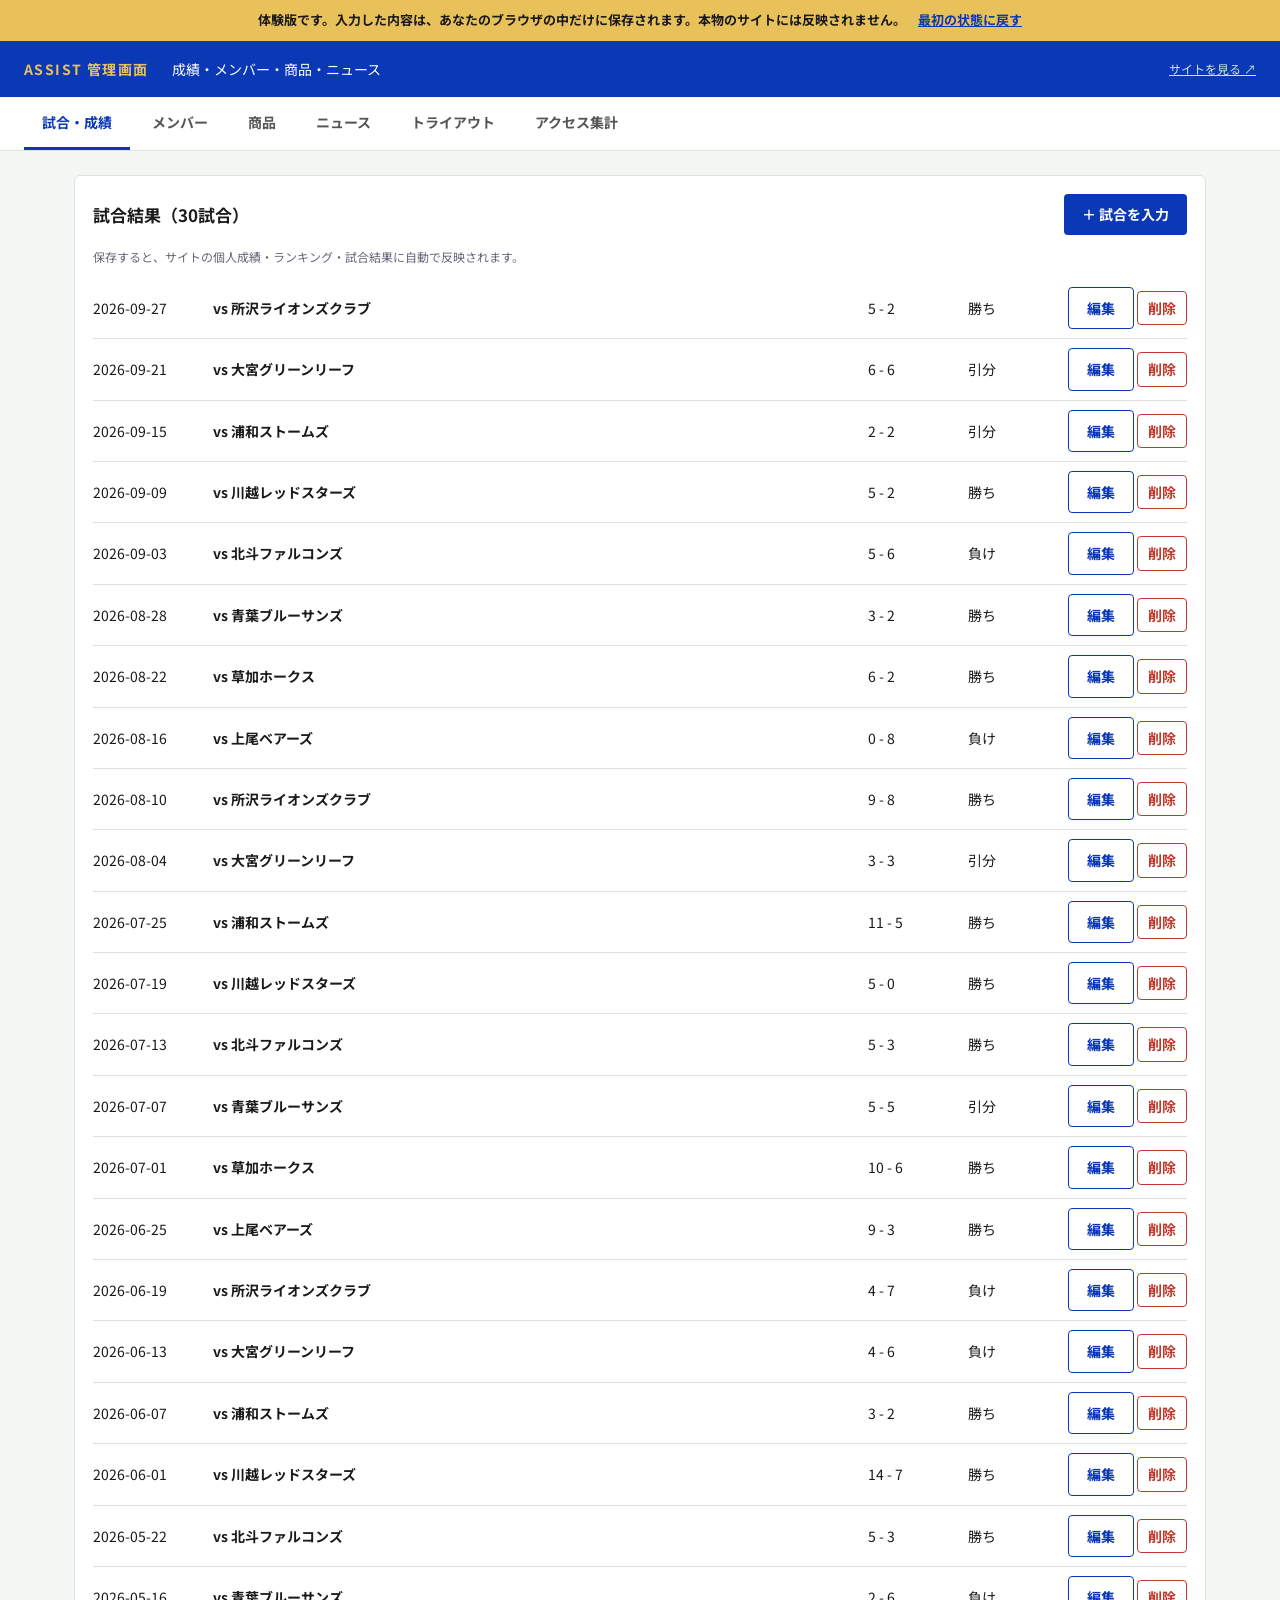
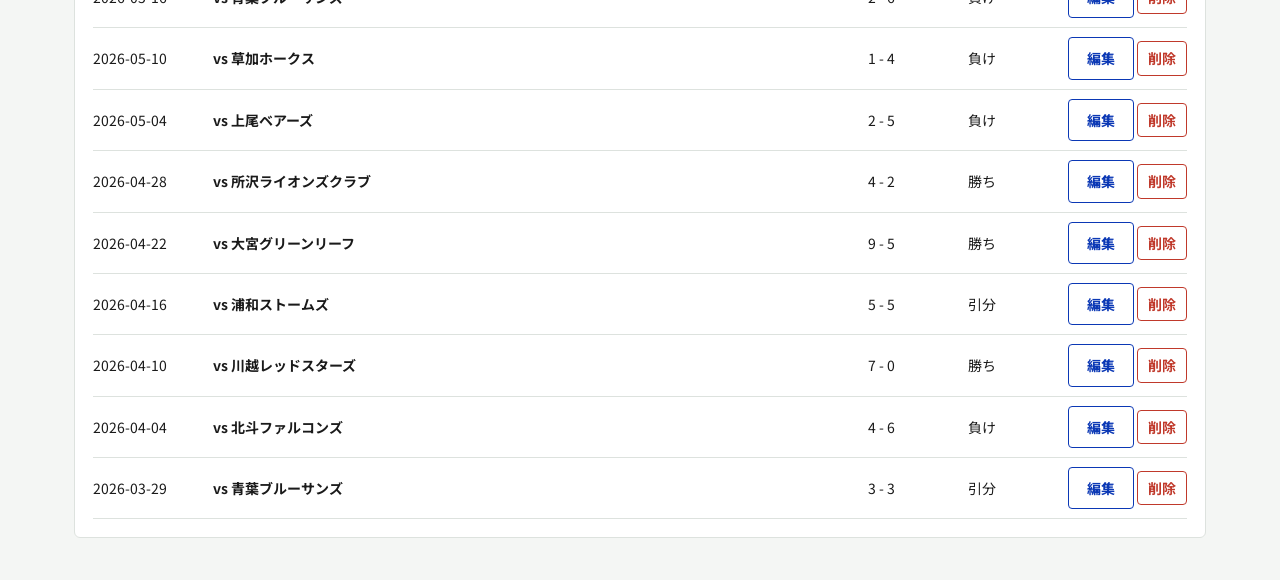
<file: admin-demo.html>
<!doctype html><html lang="ja"><head><meta charset="utf-8"><meta name="viewport" content="width=device-width,initial-scale=1"><meta name="robots" content="noindex,nofollow"><title>管理画面（体験版） | アシスト株式会社</title>
<link href="https://fonts.googleapis.com/css2?family=Noto+Sans+JP:wght@400;500;700&display=swap" rel="stylesheet">
<style>
:root{--g:#0b38b5;--a:#e8c15a;--line:#dde2de;--bg:#f4f6f4;--red:#c0392b}
*{box-sizing:border-box}body{margin:0;font:14px/1.6 "Noto Sans JP",sans-serif;background:var(--bg);color:#1a1a1a}
header{background:var(--g);color:#fff;padding:0 24px;height:56px;display:flex;align-items:center;gap:24px;position:sticky;top:0;z-index:5}
header b{color:var(--a);letter-spacing:.1em}header a{color:#cfe3d8;margin-left:auto;font-size:12px}
nav{display:flex;gap:4px;background:#fff;border-bottom:1px solid var(--line);padding:0 24px;position:sticky;top:56px;z-index:4}
nav button{border:0;background:none;padding:14px 18px;font:inherit;font-weight:700;cursor:pointer;border-bottom:3px solid transparent;color:#555}
nav button.on{color:var(--g);border-color:var(--g)}
main{max-width:1180px;margin:0 auto;padding:24px}
.card{background:#fff;border:1px solid var(--line);border-radius:6px;padding:18px;margin-bottom:18px}
h2{font-size:17px;margin:0 0 12px}h3{font-size:14px;margin:18px 0 8px}
table{width:100%;border-collapse:collapse}th{font-size:12px;color:#667;text-align:left;font-weight:500;padding:4px}td{padding:3px}
input,select,textarea{font:inherit;padding:7px 8px;border:1px solid #ccd3ce;border-radius:4px;width:100%;background:#fff}
input[type=number]{width:62px;padding:7px 4px;text-align:center}input[type=checkbox]{width:auto}
.btn{border:0;background:var(--g);color:#fff;padding:9px 18px;border-radius:4px;font:inherit;font-weight:700;cursor:pointer}
.btn.sub{background:#fff;color:var(--g);border:1px solid var(--g)}.btn.del{background:#fff;color:var(--red);border:1px solid var(--red);padding:5px 10px}
.btn:disabled{opacity:.5}
.row{display:flex;gap:10px;align-items:center;flex-wrap:wrap}
.toast{position:fixed;left:50%;bottom:24px;transform:translateX(-50%);background:#222;color:#fff;padding:10px 20px;border-radius:6px;opacity:0;transition:.3s;z-index:9;max-width:90vw}
.toast.on{opacity:1}.toast.err{background:var(--red)}
.gl{display:grid;grid-template-columns:110px 1fr 90px 90px auto;gap:10px;align-items:center;padding:9px 0;border-bottom:1px solid var(--line)}
.note{color:#667;font-size:12px}.tw{overflow-x:auto}
.thumb{width:44px;height:44px;object-fit:cover;border-radius:4px;background:#e8ece9;vertical-align:middle}
</style></head><body>
<div style="background:#e8c15a;color:#1a1a1a;padding:10px 24px;font-size:13px;font-weight:700;text-align:center">体験版です。入力した内容は、あなたのブラウザの中だけに保存されます。本物のサイトには反映されません。<a href="#" onclick="resetDemo();return false" style="margin-left:12px;color:#0b38b5;text-decoration:underline">最初の状態に戻す</a></div><header><b>ASSIST 管理画面</b><span>成績・メンバー・商品・ニュース</span><a href="index.html" target="_blank">サイトを見る ↗</a></header>
<nav id="tabs"></nav><main id="m"></main><div class="toast" id="t"></div>
<script>(function(){
var KEY="assist_admin_demo_v1",SEED={"members": [{"id": 1, "name": "渡部 翔", "en": "SHO WATANABE", "pos": "捕手", "no": 1, "pit": false, "ht": 178, "wt": 64, "bt": "左投左打", "from": "神奈川県"}, {"id": 2, "name": "鈴木 航", "en": "WATARU SUZUKI", "pos": "一塁手", "no": 2, "pit": false, "ht": 186, "wt": 71, "bt": "右投右打", "from": "栃木県"}, {"id": 3, "name": "田中 拓海", "en": "TAKUMI TANAKA", "pos": "二塁手", "no": 3, "pit": false, "ht": 181, "wt": 64, "bt": "右投右打", "from": "群馬県"}, {"id": 4, "name": "佐藤 颯太", "en": "SOTA SATO", "pos": "三塁手", "no": 4, "pit": false, "ht": 181, "wt": 78, "bt": "右投右打", "from": "千葉県"}, {"id": 5, "name": "井上 朝陽", "en": "ASAHI INOUE", "pos": "遊撃手", "no": 5, "pit": false, "ht": 181, "wt": 80, "bt": "右投右打", "from": "群馬県"}, {"id": 6, "name": "伊藤 凌", "en": "RYO ITO", "pos": "左翼手", "no": 6, "pit": false, "ht": 175, "wt": 86, "bt": "右投左打", "from": "栃木県"}, {"id": 7, "name": "山口 大輝", "en": "DAIKI YAMAGUCHI", "pos": "中堅手", "no": 7, "pit": false, "ht": 171, "wt": 84, "bt": "右投右打", "from": "千葉県"}, {"id": 8, "name": "中村 陽斗", "en": "HARUTO NAKAMURA", "pos": "右翼手", "no": 8, "pit": false, "ht": 171, "wt": 82, "bt": "右投右打", "from": "茨城県"}, {"id": 9, "name": "斎藤 奏太", "en": "SOTA SAITO", "pos": "指名打者", "no": 9, "pit": false, "ht": 185, "wt": 70, "bt": "右投右打", "from": "茨城県"}, {"id": 10, "name": "山本 悠真", "en": "YUMA YAMAMOTO", "pos": "内野手", "no": 10, "pit": false, "ht": 184, "wt": 84, "bt": "右投右打", "from": "栃木県"}, {"id": 11, "name": "小林 涼介", "en": "RYOSUKE KOBAYASHI", "pos": "外野手", "no": 11, "pit": false, "ht": 177, "wt": 70, "bt": "右投右打", "from": "埼玉県"}, {"id": 12, "name": "松本 蒼", "en": "AO MATSUMOTO", "pos": "外野手", "no": 14, "pit": false, "ht": 182, "wt": 78, "bt": "右投右打", "from": "神奈川県"}, {"id": 13, "name": "加藤 駿", "en": "SHUN KATO", "pos": "投手", "no": 17, "pit": true, "ht": 183, "wt": 76, "bt": "右投右打", "from": "栃木県"}, {"id": 14, "name": "林 健太", "en": "KENTA HAYASHI", "pos": "投手", "no": 18, "pit": true, "ht": 169, "wt": 71, "bt": "左投左打", "from": "千葉県"}, {"id": 15, "name": "木村 湊", "en": "MINATO KIMURA", "pos": "投手", "no": 19, "pit": true, "ht": 184, "wt": 70, "bt": "右投右打", "from": "東京都"}, {"id": 16, "name": "清水 優", "en": "YU SHIMIZU", "pos": "投手", "no": 21, "pit": true, "ht": 183, "wt": 64, "bt": "左投左打", "from": "千葉県"}, {"id": 17, "name": "吉田 隼人", "en": "HAYATO YOSHIDA", "pos": "投手", "no": 22, "pit": true, "ht": 181, "wt": 66, "bt": "右投右打", "from": "埼玉県"}, {"id": 18, "name": "高橋 蓮", "en": "REN TAKAHASHI", "pos": "投手", "no": 23, "pit": true, "ht": 185, "wt": 64, "bt": "右投左打", "from": "東京都"}], "games": [{"date": "2026-03-29", "opp": "青葉ブルーサンズ", "us": 3, "them": 3, "lines": [{"name": "渡部 翔", "pa": 5, "ab": 4, "h": 0, "d2": 0, "hr": 0, "bb": 1, "so": 1, "sb": 0, "e": 0, "rbi": 0, "r": 2}, {"name": "鈴木 航", "pa": 5, "ab": 5, "h": 2, "d2": 1, "hr": 0, "bb": 0, "so": 0, "sb": 0, "e": 0, "rbi": 1, "r": 0}, {"name": "田中 拓海", "pa": 4, "ab": 4, "h": 1, "d2": 0, "hr": 0, "bb": 0, "so": 0, "sb": 0, "e": 0, "rbi": 0, "r": 0}, {"name": "佐藤 颯太", "pa": 4, "ab": 4, "h": 2, "d2": 1, "hr": 0, "bb": 0, "so": 0, "sb": 0, "e": 0, "rbi": 0, "r": 0}, {"name": "井上 朝陽", "pa": 4, "ab": 4, "h": 2, "d2": 1, "hr": 0, "bb": 0, "so": 0, "sb": 0, "e": 0, "rbi": 2, "r": 1}, {"name": "伊藤 凌", "pa": 4, "ab": 4, "h": 0, "d2": 0, "hr": 0, "bb": 0, "so": 0, "sb": 0, "e": 0, "rbi": 0, "r": 0}, {"name": "山口 大輝", "pa": 4, "ab": 4, "h": 1, "d2": 0, "hr": 0, "bb": 0, "so": 0, "sb": 0, "e": 0, "rbi": 0, "r": 0}, {"name": "中村 陽斗", "pa": 4, "ab": 4, "h": 1, "d2": 0, "hr": 0, "bb": 0, "so": 0, "sb": 0, "e": 0, "rbi": 0, "r": 0}, {"name": "斎藤 奏太", "pa": 5, "ab": 4, "h": 3, "d2": 1, "hr": 0, "bb": 1, "so": 0, "sb": 0, "e": 0, "rbi": 0, "r": 0}], "pitch": [{"name": "加藤 駿", "outs": 15, "er": 2, "so": 4, "bb": 0, "h": 8, "dec": ""}, {"name": "林 健太", "outs": 12, "er": 1, "so": 4, "bb": 2, "h": 2, "dec": ""}], "id": 1}, {"date": "2026-04-04", "opp": "北斗ファルコンズ", "us": 4, "them": 6, "lines": [{"name": "松本 蒼", "pa": 4, "ab": 4, "h": 0, "d2": 0, "hr": 0, "bb": 0, "so": 0, "sb": 0, "e": 0, "rbi": 0, "r": 0}, {"name": "山本 悠真", "pa": 3, "ab": 3, "h": 1, "d2": 0, "hr": 0, "bb": 0, "so": 0, "sb": 1, "e": 0, "rbi": 0, "r": 0}, {"name": "渡部 翔", "pa": 4, "ab": 4, "h": 2, "d2": 0, "hr": 0, "bb": 0, "so": 1, "sb": 0, "e": 0, "rbi": 1, "r": 1}, {"name": "山口 大輝", "pa": 4, "ab": 4, "h": 2, "d2": 0, "hr": 0, "bb": 0, "so": 0, "sb": 1, "e": 0, "rbi": 2, "r": 2}, {"name": "伊藤 凌", "pa": 4, "ab": 4, "h": 0, "d2": 0, "hr": 0, "bb": 0, "so": 0, "sb": 0, "e": 0, "rbi": 0, "r": 0}, {"name": "井上 朝陽", "pa": 5, "ab": 4, "h": 2, "d2": 1, "hr": 0, "bb": 1, "so": 0, "sb": 0, "e": 0, "rbi": 0, "r": 0}, {"name": "鈴木 航", "pa": 5, "ab": 5, "h": 1, "d2": 0, "hr": 0, "bb": 0, "so": 1, "sb": 0, "e": 0, "rbi": 1, "r": 0}, {"name": "斎藤 奏太", "pa": 5, "ab": 5, "h": 1, "d2": 0, "hr": 0, "bb": 0, "so": 1, "sb": 0, "e": 0, "rbi": 0, "r": 0}, {"name": "佐藤 颯太", "pa": 4, "ab": 4, "h": 1, "d2": 1, "hr": 0, "bb": 0, "so": 0, "sb": 1, "e": 0, "rbi": 0, "r": 1}], "pitch": [{"name": "林 健太", "outs": 18, "er": 5, "so": 3, "bb": 4, "h": 8, "dec": "L"}, {"name": "清水 優", "outs": 9, "er": 1, "so": 3, "bb": 1, "h": 2, "dec": ""}], "id": 2}, {"date": "2026-04-10", "opp": "川越レッドスターズ", "us": 7, "them": 0, "lines": [{"name": "渡部 翔", "pa": 6, "ab": 5, "h": 2, "d2": 1, "hr": 0, "bb": 1, "so": 0, "sb": 0, "e": 0, "rbi": 0, "r": 1}, {"name": "鈴木 航", "pa": 5, "ab": 4, "h": 2, "d2": 1, "hr": 0, "bb": 1, "so": 0, "sb": 0, "e": 0, "rbi": 0, "r": 0}, {"name": "田中 拓海", "pa": 4, "ab": 4, "h": 1, "d2": 0, "hr": 0, "bb": 0, "so": 1, "sb": 0, "e": 0, "rbi": 1, "r": 0}, {"name": "佐藤 颯太", "pa": 4, "ab": 4, "h": 2, "d2": 0, "hr": 0, "bb": 0, "so": 1, "sb": 0, "e": 0, "rbi": 0, "r": 1}, {"name": "井上 朝陽", "pa": 4, "ab": 4, "h": 2, "d2": 0, "hr": 0, "bb": 0, "so": 1, "sb": 0, "e": 0, "rbi": 1, "r": 0}, {"name": "伊藤 凌", "pa": 4, "ab": 4, "h": 1, "d2": 0, "hr": 0, "bb": 0, "so": 0, "sb": 0, "e": 0, "rbi": 3, "r": 2}, {"name": "山口 大輝", "pa": 4, "ab": 4, "h": 1, "d2": 0, "hr": 0, "bb": 0, "so": 0, "sb": 0, "e": 0, "rbi": 0, "r": 0}, {"name": "中村 陽斗", "pa": 4, "ab": 4, "h": 3, "d2": 0, "hr": 1, "bb": 0, "so": 0, "sb": 0, "e": 0, "rbi": 1, "r": 2}, {"name": "斎藤 奏太", "pa": 5, "ab": 5, "h": 2, "d2": 1, "hr": 0, "bb": 0, "so": 1, "sb": 1, "e": 0, "rbi": 1, "r": 1}], "pitch": [{"name": "木村 湊", "outs": 21, "er": 0, "so": 3, "bb": 3, "h": 9, "dec": "W"}, {"name": "加藤 駿", "outs": 6, "er": 0, "so": 2, "bb": 1, "h": 3, "dec": ""}], "id": 3}, {"date": "2026-04-16", "opp": "浦和ストームズ", "us": 5, "them": 5, "lines": [{"name": "渡部 翔", "pa": 4, "ab": 4, "h": 0, "d2": 0, "hr": 0, "bb": 0, "so": 0, "sb": 0, "e": 0, "rbi": 0, "r": 0}, {"name": "鈴木 航", "pa": 5, "ab": 5, "h": 1, "d2": 0, "hr": 0, "bb": 0, "so": 0, "sb": 0, "e": 0, "rbi": 1, "r": 0}, {"name": "田中 拓海", "pa": 5, "ab": 5, "h": 3, "d2": 1, "hr": 0, "bb": 0, "so": 0, "sb": 0, "e": 0, "rbi": 0, "r": 0}, {"name": "佐藤 颯太", "pa": 5, "ab": 5, "h": 2, "d2": 0, "hr": 0, "bb": 0, "so": 0, "sb": 0, "e": 0, "rbi": 0, "r": 1}, {"name": "井上 朝陽", "pa": 5, "ab": 4, "h": 1, "d2": 0, "hr": 0, "bb": 1, "so": 0, "sb": 0, "e": 0, "rbi": 0, "r": 0}, {"name": "伊藤 凌", "pa": 3, "ab": 3, "h": 1, "d2": 1, "hr": 0, "bb": 0, "so": 2, "sb": 0, "e": 0, "rbi": 1, "r": 2}, {"name": "山口 大輝", "pa": 4, "ab": 4, "h": 2, "d2": 0, "hr": 0, "bb": 0, "so": 0, "sb": 0, "e": 0, "rbi": 2, "r": 0}, {"name": "中村 陽斗", "pa": 4, "ab": 4, "h": 1, "d2": 0, "hr": 0, "bb": 0, "so": 0, "sb": 0, "e": 0, "rbi": 0, "r": 1}, {"name": "斎藤 奏太", "pa": 3, "ab": 3, "h": 1, "d2": 0, "hr": 0, "bb": 0, "so": 0, "sb": 0, "e": 0, "rbi": 1, "r": 1}], "pitch": [{"name": "清水 優", "outs": 15, "er": 3, "so": 6, "bb": 2, "h": 6, "dec": ""}, {"name": "林 健太", "outs": 12, "er": 2, "so": 3, "bb": 2, "h": 4, "dec": ""}], "id": 4}, {"date": "2026-04-22", "opp": "大宮グリーンリーフ", "us": 9, "them": 5, "lines": [{"name": "井上 朝陽", "pa": 4, "ab": 4, "h": 2, "d2": 0, "hr": 0, "bb": 0, "so": 0, "sb": 0, "e": 0, "rbi": 0, "r": 1}, {"name": "小林 涼介", "pa": 4, "ab": 3, "h": 1, "d2": 0, "hr": 0, "bb": 1, "so": 1, "sb": 0, "e": 0, "rbi": 1, "r": 1}, {"name": "鈴木 航", "pa": 4, "ab": 4, "h": 1, "d2": 0, "hr": 0, "bb": 0, "so": 0, "sb": 0, "e": 0, "rbi": 2, "r": 3}, {"name": "中村 陽斗", "pa": 4, "ab": 4, "h": 1, "d2": 1, "hr": 0, "bb": 0, "so": 0, "sb": 0, "e": 0, "rbi": 2, "r": 1}, {"name": "斎藤 奏太", "pa": 4, "ab": 4, "h": 1, "d2": 0, "hr": 0, "bb": 0, "so": 1, "sb": 0, "e": 0, "rbi": 0, "r": 1}, {"name": "田中 拓海", "pa": 4, "ab": 4, "h": 0, "d2": 0, "hr": 0, "bb": 0, "so": 2, "sb": 0, "e": 0, "rbi": 0, "r": 0}, {"name": "松本 蒼", "pa": 5, "ab": 4, "h": 1, "d2": 0, "hr": 0, "bb": 1, "so": 1, "sb": 0, "e": 0, "rbi": 2, "r": 1}, {"name": "伊藤 凌", "pa": 5, "ab": 5, "h": 2, "d2": 2, "hr": 0, "bb": 0, "so": 0, "sb": 0, "e": 0, "rbi": 1, "r": 0}, {"name": "渡部 翔", "pa": 6, "ab": 5, "h": 1, "d2": 0, "hr": 0, "bb": 1, "so": 2, "sb": 0, "e": 0, "rbi": 1, "r": 1}], "pitch": [{"name": "林 健太", "outs": 15, "er": 3, "so": 3, "bb": 3, "h": 3, "dec": "W"}, {"name": "清水 優", "outs": 12, "er": 2, "so": 3, "bb": 2, "h": 3, "dec": ""}], "id": 5}, {"date": "2026-04-28", "opp": "所沢ライオンズクラブ", "us": 4, "them": 2, "lines": [{"name": "渡部 翔", "pa": 3, "ab": 3, "h": 1, "d2": 0, "hr": 0, "bb": 0, "so": 0, "sb": 0, "e": 0, "rbi": 0, "r": 1}, {"name": "鈴木 航", "pa": 4, "ab": 4, "h": 3, "d2": 1, "hr": 0, "bb": 0, "so": 0, "sb": 0, "e": 0, "rbi": 1, "r": 0}, {"name": "田中 拓海", "pa": 3, "ab": 3, "h": 1, "d2": 0, "hr": 0, "bb": 0, "so": 1, "sb": 1, "e": 0, "rbi": 0, "r": 1}, {"name": "佐藤 颯太", "pa": 3, "ab": 3, "h": 1, "d2": 0, "hr": 0, "bb": 0, "so": 0, "sb": 0, "e": 0, "rbi": 1, "r": 1}, {"name": "井上 朝陽", "pa": 5, "ab": 5, "h": 2, "d2": 0, "hr": 0, "bb": 0, "so": 0, "sb": 0, "e": 0, "rbi": 0, "r": 0}, {"name": "伊藤 凌", "pa": 5, "ab": 4, "h": 1, "d2": 0, "hr": 0, "bb": 1, "so": 0, "sb": 0, "e": 0, "rbi": 0, "r": 0}, {"name": "山口 大輝", "pa": 5, "ab": 4, "h": 2, "d2": 0, "hr": 0, "bb": 1, "so": 1, "sb": 1, "e": 0, "rbi": 0, "r": 1}, {"name": "中村 陽斗", "pa": 4, "ab": 4, "h": 1, "d2": 0, "hr": 0, "bb": 0, "so": 0, "sb": 0, "e": 0, "rbi": 2, "r": 0}, {"name": "斎藤 奏太", "pa": 4, "ab": 4, "h": 1, "d2": 0, "hr": 0, "bb": 0, "so": 0, "sb": 0, "e": 0, "rbi": 0, "r": 0}], "pitch": [{"name": "林 健太", "outs": 18, "er": 1, "so": 3, "bb": 4, "h": 3, "dec": "W"}, {"name": "清水 優", "outs": 9, "er": 1, "so": 0, "bb": 0, "h": 1, "dec": ""}], "id": 6}, {"date": "2026-05-04", "opp": "上尾ベアーズ", "us": 2, "them": 5, "lines": [{"name": "斎藤 奏太", "pa": 3, "ab": 3, "h": 0, "d2": 0, "hr": 0, "bb": 0, "so": 0, "sb": 0, "e": 0, "rbi": 0, "r": 0}, {"name": "小林 涼介", "pa": 4, "ab": 4, "h": 2, "d2": 0, "hr": 1, "bb": 0, "so": 0, "sb": 0, "e": 0, "rbi": 1, "r": 1}, {"name": "鈴木 航", "pa": 4, "ab": 4, "h": 1, "d2": 0, "hr": 0, "bb": 0, "so": 1, "sb": 0, "e": 0, "rbi": 1, "r": 0}, {"name": "山口 大輝", "pa": 5, "ab": 4, "h": 2, "d2": 1, "hr": 0, "bb": 1, "so": 0, "sb": 0, "e": 0, "rbi": 1, "r": 0}, {"name": "佐藤 颯太", "pa": 3, "ab": 3, "h": 1, "d2": 0, "hr": 0, "bb": 0, "so": 0, "sb": 0, "e": 0, "rbi": 0, "r": 0}, {"name": "田中 拓海", "pa": 3, "ab": 3, "h": 1, "d2": 0, "hr": 0, "bb": 0, "so": 0, "sb": 0, "e": 0, "rbi": 0, "r": 0}, {"name": "松本 蒼", "pa": 5, "ab": 5, "h": 4, "d2": 1, "hr": 0, "bb": 0, "so": 0, "sb": 0, "e": 0, "rbi": 0, "r": 1}, {"name": "渡部 翔", "pa": 4, "ab": 4, "h": 1, "d2": 0, "hr": 0, "bb": 0, "so": 1, "sb": 0, "e": 1, "rbi": 0, "r": 0}, {"name": "井上 朝陽", "pa": 3, "ab": 3, "h": 0, "d2": 0, "hr": 0, "bb": 0, "so": 1, "sb": 0, "e": 0, "rbi": 0, "r": 0}], "pitch": [{"name": "林 健太", "outs": 15, "er": 3, "so": 5, "bb": 0, "h": 8, "dec": "L"}, {"name": "加藤 駿", "outs": 12, "er": 2, "so": 2, "bb": 2, "h": 4, "dec": ""}], "id": 7}, {"date": "2026-05-10", "opp": "草加ホークス", "us": 1, "them": 4, "lines": [{"name": "小林 涼介", "pa": 3, "ab": 3, "h": 1, "d2": 0, "hr": 0, "bb": 0, "so": 1, "sb": 0, "e": 1, "rbi": 1, "r": 0}, {"name": "山本 悠真", "pa": 4, "ab": 4, "h": 1, "d2": 0, "hr": 1, "bb": 0, "so": 0, "sb": 0, "e": 0, "rbi": 1, "r": 1}, {"name": "渡部 翔", "pa": 4, "ab": 3, "h": 0, "d2": 0, "hr": 0, "bb": 1, "so": 2, "sb": 0, "e": 0, "rbi": 0, "r": 0}, {"name": "井上 朝陽", "pa": 4, "ab": 4, "h": 2, "d2": 1, "hr": 0, "bb": 0, "so": 1, "sb": 0, "e": 0, "rbi": 0, "r": 0}, {"name": "田中 拓海", "pa": 3, "ab": 3, "h": 2, "d2": 0, "hr": 0, "bb": 0, "so": 0, "sb": 0, "e": 0, "rbi": 0, "r": 0}, {"name": "松本 蒼", "pa": 4, "ab": 4, "h": 3, "d2": 1, "hr": 0, "bb": 0, "so": 0, "sb": 0, "e": 0, "rbi": 0, "r": 1}, {"name": "佐藤 颯太", "pa": 6, "ab": 5, "h": 1, "d2": 0, "hr": 0, "bb": 1, "so": 1, "sb": 0, "e": 0, "rbi": 0, "r": 0}, {"name": "鈴木 航", "pa": 3, "ab": 3, "h": 1, "d2": 0, "hr": 0, "bb": 0, "so": 0, "sb": 0, "e": 0, "rbi": 0, "r": 0}, {"name": "山口 大輝", "pa": 3, "ab": 3, "h": 0, "d2": 0, "hr": 0, "bb": 0, "so": 1, "sb": 0, "e": 0, "rbi": 0, "r": 0}], "pitch": [{"name": "木村 湊", "outs": 21, "er": 4, "so": 8, "bb": 4, "h": 8, "dec": "L"}, {"name": "清水 優", "outs": 6, "er": 0, "so": 4, "bb": 0, "h": 0, "dec": ""}], "id": 8}, {"date": "2026-05-16", "opp": "青葉ブルーサンズ", "us": 2, "them": 6, "lines": [{"name": "渡部 翔", "pa": 4, "ab": 4, "h": 2, "d2": 0, "hr": 0, "bb": 0, "so": 0, "sb": 0, "e": 0, "rbi": 0, "r": 1}, {"name": "鈴木 航", "pa": 3, "ab": 3, "h": 1, "d2": 0, "hr": 0, "bb": 0, "so": 1, "sb": 0, "e": 0, "rbi": 1, "r": 0}, {"name": "田中 拓海", "pa": 3, "ab": 3, "h": 3, "d2": 1, "hr": 0, "bb": 0, "so": 0, "sb": 0, "e": 0, "rbi": 1, "r": 0}, {"name": "佐藤 颯太", "pa": 4, "ab": 4, "h": 2, "d2": 1, "hr": 0, "bb": 0, "so": 0, "sb": 0, "e": 0, "rbi": 0, "r": 0}, {"name": "井上 朝陽", "pa": 5, "ab": 5, "h": 1, "d2": 0, "hr": 0, "bb": 0, "so": 0, "sb": 0, "e": 0, "rbi": 0, "r": 0}, {"name": "伊藤 凌", "pa": 4, "ab": 4, "h": 1, "d2": 0, "hr": 1, "bb": 0, "so": 0, "sb": 0, "e": 0, "rbi": 1, "r": 1}, {"name": "山口 大輝", "pa": 3, "ab": 3, "h": 0, "d2": 0, "hr": 0, "bb": 0, "so": 1, "sb": 0, "e": 0, "rbi": 0, "r": 0}, {"name": "中村 陽斗", "pa": 4, "ab": 3, "h": 2, "d2": 0, "hr": 0, "bb": 1, "so": 0, "sb": 0, "e": 0, "rbi": 0, "r": 1}, {"name": "斎藤 奏太", "pa": 5, "ab": 4, "h": 2, "d2": 0, "hr": 0, "bb": 1, "so": 1, "sb": 0, "e": 0, "rbi": 0, "r": 0}], "pitch": [{"name": "吉田 隼人", "outs": 21, "er": 6, "so": 3, "bb": 4, "h": 3, "dec": "L"}, {"name": "木村 湊", "outs": 6, "er": 0, "so": 0, "bb": 0, "h": 0, "dec": ""}], "id": 9}, {"date": "2026-05-22", "opp": "北斗ファルコンズ", "us": 5, "them": 3, "lines": [{"name": "田中 拓海", "pa": 4, "ab": 4, "h": 3, "d2": 1, "hr": 1, "bb": 0, "so": 0, "sb": 0, "e": 0, "rbi": 1, "r": 0}, {"name": "渡部 翔", "pa": 3, "ab": 3, "h": 1, "d2": 0, "hr": 1, "bb": 0, "so": 0, "sb": 0, "e": 0, "rbi": 1, "r": 1}, {"name": "小林 涼介", "pa": 4, "ab": 4, "h": 1, "d2": 0, "hr": 1, "bb": 0, "so": 2, "sb": 0, "e": 0, "rbi": 4, "r": 1}, {"name": "中村 陽斗", "pa": 4, "ab": 4, "h": 1, "d2": 0, "hr": 1, "bb": 0, "so": 1, "sb": 0, "e": 0, "rbi": 1, "r": 1}, {"name": "山本 悠真", "pa": 4, "ab": 4, "h": 2, "d2": 0, "hr": 0, "bb": 0, "so": 0, "sb": 0, "e": 0, "rbi": 0, "r": 2}, {"name": "山口 大輝", "pa": 4, "ab": 4, "h": 2, "d2": 1, "hr": 0, "bb": 0, "so": 0, "sb": 0, "e": 0, "rbi": 0, "r": 0}, {"name": "斎藤 奏太", "pa": 4, "ab": 4, "h": 1, "d2": 0, "hr": 0, "bb": 0, "so": 1, "sb": 0, "e": 0, "rbi": 0, "r": 1}, {"name": "井上 朝陽", "pa": 4, "ab": 4, "h": 1, "d2": 0, "hr": 0, "bb": 0, "so": 2, "sb": 0, "e": 0, "rbi": 0, "r": 0}, {"name": "伊藤 凌", "pa": 4, "ab": 4, "h": 1, "d2": 0, "hr": 0, "bb": 0, "so": 0, "sb": 0, "e": 0, "rbi": 0, "r": 1}], "pitch": [{"name": "吉田 隼人", "outs": 21, "er": 3, "so": 3, "bb": 4, "h": 8, "dec": "W"}, {"name": "林 健太", "outs": 6, "er": 0, "so": 2, "bb": 0, "h": 3, "dec": ""}], "id": 10}, {"date": "2026-06-01", "opp": "川越レッドスターズ", "us": 14, "them": 7, "lines": [{"name": "斎藤 奏太", "pa": 4, "ab": 4, "h": 3, "d2": 0, "hr": 0, "bb": 0, "so": 0, "sb": 0, "e": 0, "rbi": 0, "r": 2}, {"name": "山本 悠真", "pa": 4, "ab": 4, "h": 2, "d2": 2, "hr": 0, "bb": 0, "so": 0, "sb": 0, "e": 1, "rbi": 1, "r": 1}, {"name": "松本 蒼", "pa": 5, "ab": 4, "h": 0, "d2": 0, "hr": 0, "bb": 1, "so": 0, "sb": 0, "e": 0, "rbi": 0, "r": 3}, {"name": "中村 陽斗", "pa": 5, "ab": 4, "h": 2, "d2": 0, "hr": 0, "bb": 1, "so": 0, "sb": 0, "e": 0, "rbi": 5, "r": 0}, {"name": "渡部 翔", "pa": 5, "ab": 4, "h": 2, "d2": 0, "hr": 0, "bb": 1, "so": 1, "sb": 0, "e": 0, "rbi": 1, "r": 4}, {"name": "田中 拓海", "pa": 3, "ab": 3, "h": 1, "d2": 0, "hr": 1, "bb": 0, "so": 0, "sb": 0, "e": 0, "rbi": 2, "r": 1}, {"name": "小林 涼介", "pa": 5, "ab": 4, "h": 2, "d2": 0, "hr": 0, "bb": 1, "so": 1, "sb": 0, "e": 0, "rbi": 2, "r": 1}, {"name": "山口 大輝", "pa": 3, "ab": 3, "h": 2, "d2": 0, "hr": 1, "bb": 0, "so": 0, "sb": 0, "e": 0, "rbi": 3, "r": 2}, {"name": "伊藤 凌", "pa": 4, "ab": 4, "h": 0, "d2": 0, "hr": 0, "bb": 0, "so": 0, "sb": 0, "e": 0, "rbi": 0, "r": 0}], "pitch": [{"name": "高橋 蓮", "outs": 21, "er": 5, "so": 3, "bb": 2, "h": 9, "dec": "W"}, {"name": "清水 優", "outs": 6, "er": 2, "so": 3, "bb": 0, "h": 1, "dec": ""}], "id": 11}, {"date": "2026-06-07", "opp": "浦和ストームズ", "us": 3, "them": 2, "lines": [{"name": "伊藤 凌", "pa": 3, "ab": 3, "h": 2, "d2": 1, "hr": 0, "bb": 0, "so": 0, "sb": 0, "e": 0, "rbi": 0, "r": 0}, {"name": "松本 蒼", "pa": 5, "ab": 5, "h": 3, "d2": 1, "hr": 0, "bb": 0, "so": 1, "sb": 0, "e": 0, "rbi": 2, "r": 0}, {"name": "渡部 翔", "pa": 3, "ab": 3, "h": 0, "d2": 0, "hr": 0, "bb": 0, "so": 1, "sb": 0, "e": 0, "rbi": 0, "r": 0}, {"name": "井上 朝陽", "pa": 3, "ab": 3, "h": 1, "d2": 0, "hr": 0, "bb": 0, "so": 0, "sb": 0, "e": 0, "rbi": 0, "r": 1}, {"name": "山口 大輝", "pa": 5, "ab": 5, "h": 2, "d2": 0, "hr": 1, "bb": 0, "so": 2, "sb": 0, "e": 0, "rbi": 1, "r": 1}, {"name": "田中 拓海", "pa": 4, "ab": 4, "h": 3, "d2": 0, "hr": 0, "bb": 0, "so": 0, "sb": 0, "e": 0, "rbi": 1, "r": 0}, {"name": "佐藤 颯太", "pa": 4, "ab": 4, "h": 1, "d2": 0, "hr": 0, "bb": 0, "so": 1, "sb": 0, "e": 0, "rbi": 0, "r": 0}, {"name": "山本 悠真", "pa": 4, "ab": 4, "h": 1, "d2": 0, "hr": 0, "bb": 0, "so": 1, "sb": 0, "e": 0, "rbi": 0, "r": 0}, {"name": "小林 涼介", "pa": 3, "ab": 3, "h": 2, "d2": 1, "hr": 0, "bb": 0, "so": 0, "sb": 0, "e": 0, "rbi": 0, "r": 1}], "pitch": [{"name": "木村 湊", "outs": 18, "er": 2, "so": 8, "bb": 1, "h": 7, "dec": "W"}, {"name": "加藤 駿", "outs": 9, "er": 0, "so": 1, "bb": 0, "h": 3, "dec": ""}], "id": 12}, {"date": "2026-06-13", "opp": "大宮グリーンリーフ", "us": 4, "them": 6, "lines": [{"name": "渡部 翔", "pa": 4, "ab": 4, "h": 3, "d2": 0, "hr": 0, "bb": 0, "so": 1, "sb": 0, "e": 0, "rbi": 0, "r": 0}, {"name": "鈴木 航", "pa": 4, "ab": 4, "h": 0, "d2": 0, "hr": 0, "bb": 0, "so": 0, "sb": 0, "e": 1, "rbi": 0, "r": 0}, {"name": "田中 拓海", "pa": 4, "ab": 4, "h": 0, "d2": 0, "hr": 0, "bb": 0, "so": 2, "sb": 0, "e": 0, "rbi": 0, "r": 0}, {"name": "佐藤 颯太", "pa": 4, "ab": 4, "h": 2, "d2": 0, "hr": 0, "bb": 0, "so": 0, "sb": 0, "e": 0, "rbi": 2, "r": 0}, {"name": "井上 朝陽", "pa": 4, "ab": 3, "h": 0, "d2": 0, "hr": 0, "bb": 1, "so": 0, "sb": 0, "e": 0, "rbi": 0, "r": 2}, {"name": "伊藤 凌", "pa": 3, "ab": 3, "h": 0, "d2": 0, "hr": 0, "bb": 0, "so": 0, "sb": 1, "e": 0, "rbi": 0, "r": 0}, {"name": "山口 大輝", "pa": 4, "ab": 4, "h": 0, "d2": 0, "hr": 0, "bb": 0, "so": 0, "sb": 0, "e": 0, "rbi": 0, "r": 0}, {"name": "中村 陽斗", "pa": 4, "ab": 4, "h": 1, "d2": 0, "hr": 0, "bb": 0, "so": 0, "sb": 0, "e": 0, "rbi": 2, "r": 2}, {"name": "斎藤 奏太", "pa": 3, "ab": 3, "h": 2, "d2": 1, "hr": 0, "bb": 0, "so": 0, "sb": 0, "e": 0, "rbi": 0, "r": 0}], "pitch": [{"name": "吉田 隼人", "outs": 18, "er": 4, "so": 4, "bb": 4, "h": 9, "dec": "L"}, {"name": "木村 湊", "outs": 9, "er": 2, "so": 3, "bb": 2, "h": 1, "dec": ""}], "id": 13}, {"date": "2026-06-19", "opp": "所沢ライオンズクラブ", "us": 4, "them": 7, "lines": [{"name": "佐藤 颯太", "pa": 4, "ab": 4, "h": 2, "d2": 0, "hr": 0, "bb": 0, "so": 0, "sb": 1, "e": 0, "rbi": 1, "r": 0}, {"name": "伊藤 凌", "pa": 4, "ab": 4, "h": 1, "d2": 1, "hr": 0, "bb": 0, "so": 1, "sb": 0, "e": 0, "rbi": 1, "r": 1}, {"name": "中村 陽斗", "pa": 3, "ab": 3, "h": 2, "d2": 0, "hr": 0, "bb": 0, "so": 0, "sb": 0, "e": 0, "rbi": 1, "r": 1}, {"name": "小林 涼介", "pa": 5, "ab": 5, "h": 1, "d2": 0, "hr": 1, "bb": 0, "so": 0, "sb": 0, "e": 0, "rbi": 1, "r": 1}, {"name": "渡部 翔", "pa": 4, "ab": 4, "h": 1, "d2": 1, "hr": 0, "bb": 0, "so": 0, "sb": 0, "e": 0, "rbi": 0, "r": 0}, {"name": "松本 蒼", "pa": 6, "ab": 5, "h": 1, "d2": 1, "hr": 0, "bb": 1, "so": 0, "sb": 0, "e": 0, "rbi": 1, "r": 0}, {"name": "井上 朝陽", "pa": 3, "ab": 3, "h": 0, "d2": 0, "hr": 0, "bb": 0, "so": 0, "sb": 0, "e": 0, "rbi": 0, "r": 0}, {"name": "田中 拓海", "pa": 4, "ab": 4, "h": 1, "d2": 0, "hr": 0, "bb": 0, "so": 0, "sb": 0, "e": 0, "rbi": 0, "r": 0}, {"name": "鈴木 航", "pa": 5, "ab": 4, "h": 2, "d2": 0, "hr": 0, "bb": 1, "so": 0, "sb": 0, "e": 0, "rbi": 0, "r": 1}], "pitch": [{"name": "清水 優", "outs": 15, "er": 4, "so": 3, "bb": 3, "h": 9, "dec": "L"}, {"name": "木村 湊", "outs": 12, "er": 3, "so": 3, "bb": 1, "h": 4, "dec": ""}], "id": 14}, {"date": "2026-06-25", "opp": "上尾ベアーズ", "us": 9, "them": 3, "lines": [{"name": "伊藤 凌", "pa": 5, "ab": 5, "h": 2, "d2": 1, "hr": 0, "bb": 0, "so": 1, "sb": 0, "e": 0, "rbi": 0, "r": 3}, {"name": "中村 陽斗", "pa": 5, "ab": 5, "h": 0, "d2": 0, "hr": 0, "bb": 0, "so": 2, "sb": 0, "e": 0, "rbi": 0, "r": 0}, {"name": "山本 悠真", "pa": 5, "ab": 5, "h": 3, "d2": 1, "hr": 1, "bb": 0, "so": 0, "sb": 0, "e": 0, "rbi": 1, "r": 1}, {"name": "鈴木 航", "pa": 4, "ab": 4, "h": 1, "d2": 0, "hr": 0, "bb": 0, "so": 1, "sb": 0, "e": 0, "rbi": 2, "r": 1}, {"name": "渡部 翔", "pa": 4, "ab": 4, "h": 1, "d2": 0, "hr": 0, "bb": 0, "so": 0, "sb": 0, "e": 0, "rbi": 2, "r": 2}, {"name": "小林 涼介", "pa": 5, "ab": 4, "h": 1, "d2": 0, "hr": 1, "bb": 1, "so": 0, "sb": 0, "e": 0, "rbi": 1, "r": 1}, {"name": "佐藤 颯太", "pa": 5, "ab": 5, "h": 2, "d2": 1, "hr": 0, "bb": 0, "so": 1, "sb": 0, "e": 0, "rbi": 3, "r": 1}, {"name": "井上 朝陽", "pa": 3, "ab": 3, "h": 1, "d2": 0, "hr": 0, "bb": 0, "so": 0, "sb": 0, "e": 0, "rbi": 1, "r": 0}, {"name": "斎藤 奏太", "pa": 4, "ab": 4, "h": 2, "d2": 0, "hr": 0, "bb": 0, "so": 0, "sb": 0, "e": 0, "rbi": 1, "r": 0}], "pitch": [{"name": "木村 湊", "outs": 18, "er": 2, "so": 7, "bb": 3, "h": 5, "dec": "W"}, {"name": "吉田 隼人", "outs": 9, "er": 1, "so": 2, "bb": 2, "h": 2, "dec": ""}], "id": 15}, {"date": "2026-07-01", "opp": "草加ホークス", "us": 10, "them": 6, "lines": [{"name": "松本 蒼", "pa": 3, "ab": 3, "h": 1, "d2": 0, "hr": 0, "bb": 0, "so": 1, "sb": 0, "e": 0, "rbi": 1, "r": 0}, {"name": "伊藤 凌", "pa": 4, "ab": 4, "h": 0, "d2": 0, "hr": 0, "bb": 0, "so": 0, "sb": 0, "e": 0, "rbi": 0, "r": 0}, {"name": "山本 悠真", "pa": 4, "ab": 4, "h": 2, "d2": 0, "hr": 0, "bb": 0, "so": 0, "sb": 0, "e": 1, "rbi": 1, "r": 4}, {"name": "佐藤 颯太", "pa": 3, "ab": 3, "h": 0, "d2": 0, "hr": 0, "bb": 0, "so": 0, "sb": 0, "e": 0, "rbi": 0, "r": 0}, {"name": "田中 拓海", "pa": 4, "ab": 4, "h": 3, "d2": 1, "hr": 1, "bb": 0, "so": 1, "sb": 0, "e": 0, "rbi": 3, "r": 1}, {"name": "井上 朝陽", "pa": 5, "ab": 4, "h": 1, "d2": 0, "hr": 0, "bb": 1, "so": 1, "sb": 0, "e": 0, "rbi": 2, "r": 3}, {"name": "山口 大輝", "pa": 3, "ab": 3, "h": 0, "d2": 0, "hr": 0, "bb": 0, "so": 0, "sb": 0, "e": 0, "rbi": 0, "r": 0}, {"name": "渡部 翔", "pa": 4, "ab": 4, "h": 2, "d2": 0, "hr": 1, "bb": 0, "so": 1, "sb": 0, "e": 0, "rbi": 2, "r": 0}, {"name": "斎藤 奏太", "pa": 4, "ab": 4, "h": 1, "d2": 0, "hr": 0, "bb": 0, "so": 1, "sb": 0, "e": 0, "rbi": 1, "r": 2}], "pitch": [{"name": "高橋 蓮", "outs": 18, "er": 4, "so": 8, "bb": 2, "h": 6, "dec": "W"}, {"name": "清水 優", "outs": 9, "er": 2, "so": 3, "bb": 2, "h": 1, "dec": ""}], "id": 16}, {"date": "2026-07-07", "opp": "青葉ブルーサンズ", "us": 5, "them": 5, "lines": [{"name": "小林 涼介", "pa": 3, "ab": 3, "h": 1, "d2": 1, "hr": 0, "bb": 0, "so": 0, "sb": 0, "e": 1, "rbi": 0, "r": 1}, {"name": "佐藤 颯太", "pa": 4, "ab": 4, "h": 1, "d2": 0, "hr": 1, "bb": 0, "so": 0, "sb": 0, "e": 0, "rbi": 1, "r": 1}, {"name": "山口 大輝", "pa": 3, "ab": 3, "h": 1, "d2": 0, "hr": 0, "bb": 0, "so": 1, "sb": 0, "e": 0, "rbi": 0, "r": 0}, {"name": "山本 悠真", "pa": 4, "ab": 4, "h": 1, "d2": 0, "hr": 1, "bb": 0, "so": 1, "sb": 0, "e": 0, "rbi": 1, "r": 0}, {"name": "松本 蒼", "pa": 4, "ab": 4, "h": 0, "d2": 0, "hr": 0, "bb": 0, "so": 0, "sb": 0, "e": 0, "rbi": 0, "r": 0}, {"name": "渡部 翔", "pa": 4, "ab": 4, "h": 2, "d2": 0, "hr": 0, "bb": 0, "so": 0, "sb": 0, "e": 0, "rbi": 1, "r": 0}, {"name": "田中 拓海", "pa": 4, "ab": 4, "h": 1, "d2": 1, "hr": 0, "bb": 0, "so": 0, "sb": 0, "e": 0, "rbi": 1, "r": 0}, {"name": "伊藤 凌", "pa": 6, "ab": 5, "h": 1, "d2": 0, "hr": 0, "bb": 1, "so": 0, "sb": 0, "e": 0, "rbi": 1, "r": 0}, {"name": "中村 陽斗", "pa": 5, "ab": 4, "h": 2, "d2": 0, "hr": 0, "bb": 1, "so": 0, "sb": 1, "e": 0, "rbi": 0, "r": 3}], "pitch": [{"name": "清水 優", "outs": 18, "er": 3, "so": 5, "bb": 2, "h": 7, "dec": ""}, {"name": "林 健太", "outs": 9, "er": 2, "so": 1, "bb": 0, "h": 3, "dec": ""}], "id": 17}, {"date": "2026-07-13", "opp": "北斗ファルコンズ", "us": 5, "them": 3, "lines": [{"name": "斎藤 奏太", "pa": 5, "ab": 4, "h": 1, "d2": 0, "hr": 0, "bb": 1, "so": 1, "sb": 0, "e": 0, "rbi": 0, "r": 1}, {"name": "中村 陽斗", "pa": 4, "ab": 4, "h": 1, "d2": 0, "hr": 0, "bb": 0, "so": 0, "sb": 0, "e": 0, "rbi": 2, "r": 0}, {"name": "井上 朝陽", "pa": 4, "ab": 4, "h": 3, "d2": 1, "hr": 0, "bb": 0, "so": 0, "sb": 0, "e": 0, "rbi": 1, "r": 1}, {"name": "伊藤 凌", "pa": 4, "ab": 4, "h": 0, "d2": 0, "hr": 0, "bb": 0, "so": 1, "sb": 0, "e": 0, "rbi": 0, "r": 0}, {"name": "山本 悠真", "pa": 4, "ab": 3, "h": 2, "d2": 0, "hr": 0, "bb": 1, "so": 0, "sb": 0, "e": 0, "rbi": 0, "r": 1}, {"name": "小林 涼介", "pa": 4, "ab": 4, "h": 0, "d2": 0, "hr": 0, "bb": 0, "so": 0, "sb": 0, "e": 0, "rbi": 0, "r": 0}, {"name": "松本 蒼", "pa": 4, "ab": 4, "h": 3, "d2": 1, "hr": 0, "bb": 0, "so": 1, "sb": 0, "e": 0, "rbi": 1, "r": 0}, {"name": "鈴木 航", "pa": 3, "ab": 3, "h": 1, "d2": 0, "hr": 1, "bb": 0, "so": 0, "sb": 0, "e": 0, "rbi": 1, "r": 2}, {"name": "田中 拓海", "pa": 4, "ab": 4, "h": 0, "d2": 0, "hr": 0, "bb": 0, "so": 1, "sb": 0, "e": 0, "rbi": 0, "r": 0}], "pitch": [{"name": "吉田 隼人", "outs": 15, "er": 2, "so": 9, "bb": 1, "h": 3, "dec": "W"}, {"name": "加藤 駿", "outs": 12, "er": 1, "so": 1, "bb": 0, "h": 2, "dec": ""}], "id": 18}, {"date": "2026-07-19", "opp": "川越レッドスターズ", "us": 5, "them": 0, "lines": [{"name": "渡部 翔", "pa": 4, "ab": 4, "h": 0, "d2": 0, "hr": 0, "bb": 0, "so": 1, "sb": 0, "e": 0, "rbi": 0, "r": 0}, {"name": "鈴木 航", "pa": 4, "ab": 4, "h": 4, "d2": 2, "hr": 0, "bb": 0, "so": 0, "sb": 0, "e": 0, "rbi": 0, "r": 1}, {"name": "田中 拓海", "pa": 4, "ab": 4, "h": 0, "d2": 0, "hr": 0, "bb": 0, "so": 1, "sb": 0, "e": 0, "rbi": 0, "r": 0}, {"name": "佐藤 颯太", "pa": 4, "ab": 4, "h": 3, "d2": 1, "hr": 0, "bb": 0, "so": 0, "sb": 0, "e": 0, "rbi": 2, "r": 1}, {"name": "井上 朝陽", "pa": 4, "ab": 4, "h": 1, "d2": 0, "hr": 0, "bb": 0, "so": 0, "sb": 0, "e": 0, "rbi": 2, "r": 0}, {"name": "伊藤 凌", "pa": 4, "ab": 4, "h": 1, "d2": 0, "hr": 0, "bb": 0, "so": 0, "sb": 0, "e": 0, "rbi": 0, "r": 2}, {"name": "山口 大輝", "pa": 5, "ab": 5, "h": 0, "d2": 0, "hr": 0, "bb": 0, "so": 1, "sb": 0, "e": 0, "rbi": 0, "r": 0}, {"name": "中村 陽斗", "pa": 4, "ab": 4, "h": 2, "d2": 0, "hr": 0, "bb": 0, "so": 1, "sb": 0, "e": 0, "rbi": 0, "r": 0}, {"name": "斎藤 奏太", "pa": 4, "ab": 4, "h": 3, "d2": 1, "hr": 0, "bb": 0, "so": 1, "sb": 0, "e": 0, "rbi": 1, "r": 1}], "pitch": [{"name": "加藤 駿", "outs": 15, "er": 0, "so": 3, "bb": 4, "h": 9, "dec": "W"}, {"name": "高橋 蓮", "outs": 12, "er": 0, "so": 3, "bb": 1, "h": 1, "dec": ""}], "id": 19}, {"date": "2026-07-25", "opp": "浦和ストームズ", "us": 11, "them": 5, "lines": [{"name": "渡部 翔", "pa": 3, "ab": 3, "h": 1, "d2": 0, "hr": 0, "bb": 0, "so": 2, "sb": 0, "e": 0, "rbi": 3, "r": 1}, {"name": "鈴木 航", "pa": 5, "ab": 4, "h": 2, "d2": 1, "hr": 0, "bb": 1, "so": 0, "sb": 0, "e": 0, "rbi": 2, "r": 3}, {"name": "田中 拓海", "pa": 5, "ab": 5, "h": 4, "d2": 2, "hr": 1, "bb": 0, "so": 0, "sb": 0, "e": 0, "rbi": 1, "r": 1}, {"name": "佐藤 颯太", "pa": 4, "ab": 4, "h": 0, "d2": 0, "hr": 0, "bb": 0, "so": 0, "sb": 0, "e": 0, "rbi": 0, "r": 0}, {"name": "井上 朝陽", "pa": 4, "ab": 4, "h": 2, "d2": 0, "hr": 0, "bb": 0, "so": 0, "sb": 0, "e": 1, "rbi": 4, "r": 0}, {"name": "伊藤 凌", "pa": 4, "ab": 3, "h": 0, "d2": 0, "hr": 0, "bb": 1, "so": 0, "sb": 0, "e": 0, "rbi": 0, "r": 0}, {"name": "山口 大輝", "pa": 4, "ab": 4, "h": 2, "d2": 1, "hr": 1, "bb": 0, "so": 0, "sb": 0, "e": 0, "rbi": 1, "r": 3}, {"name": "中村 陽斗", "pa": 4, "ab": 3, "h": 1, "d2": 1, "hr": 0, "bb": 1, "so": 0, "sb": 1, "e": 0, "rbi": 1, "r": 0}, {"name": "斎藤 奏太", "pa": 4, "ab": 4, "h": 1, "d2": 0, "hr": 0, "bb": 0, "so": 1, "sb": 0, "e": 0, "rbi": 0, "r": 3}], "pitch": [{"name": "林 健太", "outs": 21, "er": 5, "so": 9, "bb": 2, "h": 4, "dec": "W"}, {"name": "高橋 蓮", "outs": 6, "er": 0, "so": 4, "bb": 1, "h": 2, "dec": ""}], "id": 20}, {"date": "2026-08-04", "opp": "大宮グリーンリーフ", "us": 3, "them": 3, "lines": [{"name": "渡部 翔", "pa": 5, "ab": 5, "h": 1, "d2": 0, "hr": 0, "bb": 0, "so": 1, "sb": 0, "e": 0, "rbi": 0, "r": 0}, {"name": "鈴木 航", "pa": 3, "ab": 3, "h": 2, "d2": 1, "hr": 0, "bb": 0, "so": 1, "sb": 0, "e": 0, "rbi": 1, "r": 0}, {"name": "田中 拓海", "pa": 3, "ab": 3, "h": 1, "d2": 0, "hr": 0, "bb": 0, "so": 0, "sb": 0, "e": 0, "rbi": 0, "r": 0}, {"name": "佐藤 颯太", "pa": 4, "ab": 4, "h": 3, "d2": 1, "hr": 0, "bb": 0, "so": 1, "sb": 0, "e": 0, "rbi": 1, "r": 0}, {"name": "井上 朝陽", "pa": 3, "ab": 3, "h": 2, "d2": 1, "hr": 0, "bb": 0, "so": 0, "sb": 0, "e": 0, "rbi": 0, "r": 1}, {"name": "伊藤 凌", "pa": 4, "ab": 4, "h": 1, "d2": 0, "hr": 0, "bb": 0, "so": 0, "sb": 0, "e": 0, "rbi": 0, "r": 1}, {"name": "山口 大輝", "pa": 5, "ab": 5, "h": 1, "d2": 0, "hr": 0, "bb": 0, "so": 0, "sb": 0, "e": 0, "rbi": 1, "r": 0}, {"name": "中村 陽斗", "pa": 5, "ab": 5, "h": 0, "d2": 0, "hr": 0, "bb": 0, "so": 0, "sb": 0, "e": 0, "rbi": 0, "r": 0}, {"name": "斎藤 奏太", "pa": 4, "ab": 4, "h": 1, "d2": 0, "hr": 0, "bb": 0, "so": 0, "sb": 0, "e": 0, "rbi": 0, "r": 1}], "pitch": [{"name": "木村 湊", "outs": 18, "er": 2, "so": 9, "bb": 4, "h": 3, "dec": ""}, {"name": "吉田 隼人", "outs": 9, "er": 1, "so": 4, "bb": 2, "h": 0, "dec": ""}], "id": 21}, {"date": "2026-08-10", "opp": "所沢ライオンズクラブ", "us": 9, "them": 8, "lines": [{"name": "鈴木 航", "pa": 4, "ab": 4, "h": 2, "d2": 1, "hr": 0, "bb": 0, "so": 1, "sb": 1, "e": 1, "rbi": 2, "r": 1}, {"name": "山本 悠真", "pa": 4, "ab": 4, "h": 1, "d2": 0, "hr": 0, "bb": 0, "so": 0, "sb": 0, "e": 0, "rbi": 1, "r": 1}, {"name": "中村 陽斗", "pa": 5, "ab": 4, "h": 0, "d2": 0, "hr": 0, "bb": 1, "so": 2, "sb": 0, "e": 0, "rbi": 0, "r": 1}, {"name": "松本 蒼", "pa": 5, "ab": 4, "h": 2, "d2": 2, "hr": 0, "bb": 1, "so": 2, "sb": 0, "e": 0, "rbi": 2, "r": 2}, {"name": "斎藤 奏太", "pa": 5, "ab": 5, "h": 4, "d2": 0, "hr": 0, "bb": 0, "so": 0, "sb": 0, "e": 0, "rbi": 2, "r": 1}, {"name": "渡部 翔", "pa": 4, "ab": 4, "h": 2, "d2": 0, "hr": 0, "bb": 0, "so": 0, "sb": 0, "e": 0, "rbi": 1, "r": 0}, {"name": "山口 大輝", "pa": 3, "ab": 3, "h": 2, "d2": 0, "hr": 0, "bb": 0, "so": 0, "sb": 0, "e": 0, "rbi": 0, "r": 1}, {"name": "田中 拓海", "pa": 5, "ab": 4, "h": 3, "d2": 0, "hr": 0, "bb": 1, "so": 0, "sb": 0, "e": 0, "rbi": 0, "r": 2}, {"name": "小林 涼介", "pa": 5, "ab": 5, "h": 2, "d2": 0, "hr": 0, "bb": 0, "so": 1, "sb": 0, "e": 0, "rbi": 1, "r": 0}], "pitch": [{"name": "清水 優", "outs": 18, "er": 5, "so": 5, "bb": 4, "h": 9, "dec": "W"}, {"name": "林 健太", "outs": 9, "er": 3, "so": 4, "bb": 2, "h": 4, "dec": ""}], "id": 22}, {"date": "2026-08-16", "opp": "上尾ベアーズ", "us": 0, "them": 8, "lines": [{"name": "山口 大輝", "pa": 4, "ab": 4, "h": 0, "d2": 0, "hr": 0, "bb": 0, "so": 0, "sb": 0, "e": 0, "rbi": 0, "r": 0}, {"name": "中村 陽斗", "pa": 4, "ab": 4, "h": 3, "d2": 0, "hr": 0, "bb": 0, "so": 0, "sb": 0, "e": 0, "rbi": 0, "r": 0}, {"name": "渡部 翔", "pa": 4, "ab": 4, "h": 1, "d2": 0, "hr": 0, "bb": 0, "so": 0, "sb": 0, "e": 0, "rbi": 0, "r": 0}, {"name": "佐藤 颯太", "pa": 5, "ab": 4, "h": 1, "d2": 0, "hr": 0, "bb": 1, "so": 1, "sb": 0, "e": 0, "rbi": 0, "r": 0}, {"name": "松本 蒼", "pa": 6, "ab": 5, "h": 3, "d2": 2, "hr": 0, "bb": 1, "so": 1, "sb": 0, "e": 0, "rbi": 0, "r": 0}, {"name": "田中 拓海", "pa": 4, "ab": 4, "h": 3, "d2": 0, "hr": 0, "bb": 0, "so": 0, "sb": 0, "e": 1, "rbi": 0, "r": 0}, {"name": "鈴木 航", "pa": 4, "ab": 4, "h": 1, "d2": 0, "hr": 0, "bb": 0, "so": 1, "sb": 0, "e": 0, "rbi": 0, "r": 0}, {"name": "斎藤 奏太", "pa": 5, "ab": 4, "h": 3, "d2": 2, "hr": 0, "bb": 1, "so": 1, "sb": 0, "e": 0, "rbi": 0, "r": 0}, {"name": "山本 悠真", "pa": 4, "ab": 4, "h": 1, "d2": 0, "hr": 0, "bb": 0, "so": 1, "sb": 0, "e": 0, "rbi": 0, "r": 0}], "pitch": [{"name": "吉田 隼人", "outs": 15, "er": 4, "so": 5, "bb": 1, "h": 7, "dec": "L"}, {"name": "木村 湊", "outs": 12, "er": 4, "so": 1, "bb": 0, "h": 1, "dec": ""}], "id": 23}, {"date": "2026-08-22", "opp": "草加ホークス", "us": 6, "them": 2, "lines": [{"name": "中村 陽斗", "pa": 4, "ab": 4, "h": 1, "d2": 0, "hr": 0, "bb": 0, "so": 0, "sb": 0, "e": 0, "rbi": 2, "r": 0}, {"name": "小林 涼介", "pa": 4, "ab": 4, "h": 0, "d2": 0, "hr": 0, "bb": 0, "so": 1, "sb": 0, "e": 0, "rbi": 0, "r": 0}, {"name": "佐藤 颯太", "pa": 4, "ab": 4, "h": 1, "d2": 0, "hr": 0, "bb": 0, "so": 1, "sb": 0, "e": 0, "rbi": 0, "r": 0}, {"name": "渡部 翔", "pa": 4, "ab": 4, "h": 2, "d2": 1, "hr": 0, "bb": 0, "so": 1, "sb": 0, "e": 0, "rbi": 0, "r": 1}, {"name": "井上 朝陽", "pa": 4, "ab": 4, "h": 1, "d2": 0, "hr": 0, "bb": 0, "so": 1, "sb": 0, "e": 0, "rbi": 0, "r": 2}, {"name": "山本 悠真", "pa": 4, "ab": 4, "h": 0, "d2": 0, "hr": 0, "bb": 0, "so": 2, "sb": 0, "e": 0, "rbi": 0, "r": 0}, {"name": "伊藤 凌", "pa": 5, "ab": 5, "h": 1, "d2": 0, "hr": 0, "bb": 0, "so": 2, "sb": 0, "e": 0, "rbi": 0, "r": 1}, {"name": "田中 拓海", "pa": 3, "ab": 3, "h": 2, "d2": 1, "hr": 1, "bb": 0, "so": 0, "sb": 1, "e": 0, "rbi": 1, "r": 1}, {"name": "鈴木 航", "pa": 4, "ab": 4, "h": 2, "d2": 0, "hr": 0, "bb": 0, "so": 0, "sb": 0, "e": 0, "rbi": 3, "r": 1}], "pitch": [{"name": "林 健太", "outs": 18, "er": 1, "so": 10, "bb": 3, "h": 8, "dec": "W"}, {"name": "木村 湊", "outs": 9, "er": 1, "so": 4, "bb": 1, "h": 0, "dec": ""}], "id": 24}, {"date": "2026-08-28", "opp": "青葉ブルーサンズ", "us": 3, "them": 2, "lines": [{"name": "斎藤 奏太", "pa": 4, "ab": 4, "h": 2, "d2": 0, "hr": 0, "bb": 0, "so": 1, "sb": 0, "e": 0, "rbi": 0, "r": 0}, {"name": "伊藤 凌", "pa": 4, "ab": 4, "h": 0, "d2": 0, "hr": 0, "bb": 0, "so": 0, "sb": 0, "e": 0, "rbi": 0, "r": 0}, {"name": "井上 朝陽", "pa": 4, "ab": 4, "h": 0, "d2": 0, "hr": 0, "bb": 0, "so": 0, "sb": 0, "e": 0, "rbi": 0, "r": 0}, {"name": "中村 陽斗", "pa": 4, "ab": 3, "h": 1, "d2": 1, "hr": 0, "bb": 1, "so": 1, "sb": 0, "e": 0, "rbi": 1, "r": 0}, {"name": "山口 大輝", "pa": 3, "ab": 3, "h": 0, "d2": 0, "hr": 0, "bb": 0, "so": 0, "sb": 0, "e": 0, "rbi": 0, "r": 0}, {"name": "小林 涼介", "pa": 4, "ab": 4, "h": 2, "d2": 1, "hr": 0, "bb": 0, "so": 1, "sb": 0, "e": 0, "rbi": 0, "r": 2}, {"name": "佐藤 颯太", "pa": 4, "ab": 4, "h": 1, "d2": 0, "hr": 0, "bb": 0, "so": 3, "sb": 0, "e": 0, "rbi": 1, "r": 1}, {"name": "松本 蒼", "pa": 5, "ab": 5, "h": 0, "d2": 0, "hr": 0, "bb": 0, "so": 2, "sb": 0, "e": 0, "rbi": 0, "r": 0}, {"name": "山本 悠真", "pa": 5, "ab": 5, "h": 2, "d2": 0, "hr": 0, "bb": 0, "so": 0, "sb": 0, "e": 0, "rbi": 1, "r": 0}], "pitch": [{"name": "木村 湊", "outs": 15, "er": 1, "so": 4, "bb": 4, "h": 3, "dec": "W"}, {"name": "吉田 隼人", "outs": 12, "er": 1, "so": 4, "bb": 0, "h": 3, "dec": ""}], "id": 25}, {"date": "2026-09-03", "opp": "北斗ファルコンズ", "us": 5, "them": 6, "lines": [{"name": "鈴木 航", "pa": 5, "ab": 5, "h": 2, "d2": 0, "hr": 0, "bb": 0, "so": 0, "sb": 0, "e": 0, "rbi": 0, "r": 0}, {"name": "松本 蒼", "pa": 4, "ab": 3, "h": 0, "d2": 0, "hr": 0, "bb": 1, "so": 0, "sb": 0, "e": 0, "rbi": 0, "r": 0}, {"name": "中村 陽斗", "pa": 4, "ab": 4, "h": 1, "d2": 1, "hr": 0, "bb": 0, "so": 0, "sb": 0, "e": 0, "rbi": 1, "r": 0}, {"name": "田中 拓海", "pa": 4, "ab": 4, "h": 2, "d2": 1, "hr": 1, "bb": 0, "so": 0, "sb": 1, "e": 0, "rbi": 1, "r": 1}, {"name": "井上 朝陽", "pa": 5, "ab": 5, "h": 2, "d2": 1, "hr": 0, "bb": 0, "so": 0, "sb": 0, "e": 0, "rbi": 0, "r": 0}, {"name": "小林 涼介", "pa": 4, "ab": 4, "h": 0, "d2": 0, "hr": 0, "bb": 0, "so": 2, "sb": 0, "e": 0, "rbi": 0, "r": 0}, {"name": "斎藤 奏太", "pa": 4, "ab": 4, "h": 3, "d2": 0, "hr": 1, "bb": 0, "so": 0, "sb": 0, "e": 0, "rbi": 1, "r": 1}, {"name": "佐藤 颯太", "pa": 4, "ab": 4, "h": 3, "d2": 1, "hr": 1, "bb": 0, "so": 1, "sb": 1, "e": 0, "rbi": 1, "r": 1}, {"name": "伊藤 凌", "pa": 4, "ab": 4, "h": 1, "d2": 0, "hr": 0, "bb": 0, "so": 2, "sb": 0, "e": 0, "rbi": 2, "r": 2}], "pitch": [{"name": "吉田 隼人", "outs": 15, "er": 3, "so": 8, "bb": 1, "h": 5, "dec": "L"}, {"name": "清水 優", "outs": 12, "er": 3, "so": 0, "bb": 0, "h": 1, "dec": ""}], "id": 26}, {"date": "2026-09-09", "opp": "川越レッドスターズ", "us": 5, "them": 2, "lines": [{"name": "井上 朝陽", "pa": 4, "ab": 4, "h": 0, "d2": 0, "hr": 0, "bb": 0, "so": 0, "sb": 0, "e": 0, "rbi": 0, "r": 0}, {"name": "渡部 翔", "pa": 5, "ab": 4, "h": 1, "d2": 0, "hr": 0, "bb": 1, "so": 1, "sb": 0, "e": 0, "rbi": 0, "r": 1}, {"name": "中村 陽斗", "pa": 4, "ab": 4, "h": 1, "d2": 1, "hr": 0, "bb": 0, "so": 2, "sb": 0, "e": 0, "rbi": 3, "r": 0}, {"name": "斎藤 奏太", "pa": 5, "ab": 5, "h": 5, "d2": 1, "hr": 0, "bb": 0, "so": 0, "sb": 0, "e": 0, "rbi": 2, "r": 2}, {"name": "佐藤 颯太", "pa": 4, "ab": 4, "h": 0, "d2": 0, "hr": 0, "bb": 0, "so": 0, "sb": 0, "e": 0, "rbi": 0, "r": 0}, {"name": "田中 拓海", "pa": 5, "ab": 5, "h": 0, "d2": 0, "hr": 0, "bb": 0, "so": 0, "sb": 0, "e": 0, "rbi": 0, "r": 0}, {"name": "鈴木 航", "pa": 4, "ab": 4, "h": 2, "d2": 0, "hr": 0, "bb": 0, "so": 0, "sb": 0, "e": 0, "rbi": 0, "r": 0}, {"name": "山口 大輝", "pa": 4, "ab": 4, "h": 1, "d2": 0, "hr": 0, "bb": 0, "so": 1, "sb": 0, "e": 0, "rbi": 0, "r": 0}, {"name": "小林 涼介", "pa": 3, "ab": 3, "h": 2, "d2": 2, "hr": 0, "bb": 0, "so": 0, "sb": 0, "e": 0, "rbi": 0, "r": 2}], "pitch": [{"name": "木村 湊", "outs": 15, "er": 1, "so": 5, "bb": 1, "h": 7, "dec": "W"}, {"name": "吉田 隼人", "outs": 12, "er": 1, "so": 3, "bb": 1, "h": 3, "dec": ""}], "id": 27}, {"date": "2026-09-15", "opp": "浦和ストームズ", "us": 2, "them": 2, "lines": [{"name": "伊藤 凌", "pa": 5, "ab": 4, "h": 0, "d2": 0, "hr": 0, "bb": 1, "so": 3, "sb": 0, "e": 0, "rbi": 0, "r": 0}, {"name": "松本 蒼", "pa": 4, "ab": 4, "h": 1, "d2": 0, "hr": 0, "bb": 0, "so": 0, "sb": 0, "e": 1, "rbi": 0, "r": 0}, {"name": "井上 朝陽", "pa": 3, "ab": 3, "h": 1, "d2": 1, "hr": 0, "bb": 0, "so": 0, "sb": 0, "e": 0, "rbi": 0, "r": 1}, {"name": "中村 陽斗", "pa": 4, "ab": 4, "h": 2, "d2": 0, "hr": 2, "bb": 0, "so": 1, "sb": 0, "e": 0, "rbi": 2, "r": 2}, {"name": "田中 拓海", "pa": 5, "ab": 4, "h": 2, "d2": 0, "hr": 0, "bb": 1, "so": 0, "sb": 1, "e": 1, "rbi": 1, "r": 0}, {"name": "鈴木 航", "pa": 4, "ab": 4, "h": 0, "d2": 0, "hr": 0, "bb": 0, "so": 1, "sb": 0, "e": 0, "rbi": 0, "r": 0}, {"name": "小林 涼介", "pa": 4, "ab": 4, "h": 1, "d2": 1, "hr": 0, "bb": 0, "so": 2, "sb": 1, "e": 0, "rbi": 1, "r": 1}, {"name": "斎藤 奏太", "pa": 3, "ab": 3, "h": 0, "d2": 0, "hr": 0, "bb": 0, "so": 0, "sb": 0, "e": 0, "rbi": 0, "r": 0}, {"name": "佐藤 颯太", "pa": 4, "ab": 4, "h": 2, "d2": 1, "hr": 0, "bb": 0, "so": 0, "sb": 0, "e": 0, "rbi": 0, "r": 0}], "pitch": [{"name": "加藤 駿", "outs": 15, "er": 1, "so": 8, "bb": 0, "h": 8, "dec": ""}, {"name": "木村 湊", "outs": 12, "er": 1, "so": 3, "bb": 1, "h": 3, "dec": ""}], "id": 28}, {"date": "2026-09-21", "opp": "大宮グリーンリーフ", "us": 6, "them": 6, "lines": [{"name": "井上 朝陽", "pa": 3, "ab": 3, "h": 2, "d2": 1, "hr": 0, "bb": 0, "so": 0, "sb": 0, "e": 0, "rbi": 1, "r": 1}, {"name": "佐藤 颯太", "pa": 5, "ab": 5, "h": 2, "d2": 0, "hr": 0, "bb": 0, "so": 1, "sb": 0, "e": 0, "rbi": 1, "r": 3}, {"name": "山口 大輝", "pa": 5, "ab": 4, "h": 1, "d2": 0, "hr": 0, "bb": 1, "so": 0, "sb": 1, "e": 0, "rbi": 3, "r": 0}, {"name": "山本 悠真", "pa": 4, "ab": 4, "h": 2, "d2": 0, "hr": 0, "bb": 0, "so": 0, "sb": 0, "e": 0, "rbi": 0, "r": 1}, {"name": "中村 陽斗", "pa": 4, "ab": 4, "h": 1, "d2": 1, "hr": 0, "bb": 0, "so": 1, "sb": 0, "e": 0, "rbi": 1, "r": 1}, {"name": "田中 拓海", "pa": 4, "ab": 4, "h": 2, "d2": 0, "hr": 0, "bb": 0, "so": 1, "sb": 0, "e": 0, "rbi": 0, "r": 0}, {"name": "斎藤 奏太", "pa": 4, "ab": 4, "h": 0, "d2": 0, "hr": 0, "bb": 0, "so": 0, "sb": 0, "e": 0, "rbi": 0, "r": 0}, {"name": "鈴木 航", "pa": 4, "ab": 4, "h": 2, "d2": 1, "hr": 0, "bb": 0, "so": 1, "sb": 0, "e": 0, "rbi": 0, "r": 0}, {"name": "小林 涼介", "pa": 4, "ab": 4, "h": 0, "d2": 0, "hr": 0, "bb": 0, "so": 2, "sb": 0, "e": 0, "rbi": 0, "r": 0}], "pitch": [{"name": "木村 湊", "outs": 21, "er": 5, "so": 4, "bb": 0, "h": 8, "dec": ""}, {"name": "高橋 蓮", "outs": 6, "er": 1, "so": 0, "bb": 0, "h": 2, "dec": ""}], "id": 29}, {"date": "2026-09-27", "opp": "所沢ライオンズクラブ", "us": 5, "them": 2, "lines": [{"name": "中村 陽斗", "pa": 5, "ab": 5, "h": 1, "d2": 0, "hr": 0, "bb": 0, "so": 0, "sb": 0, "e": 0, "rbi": 2, "r": 0}, {"name": "佐藤 颯太", "pa": 4, "ab": 4, "h": 2, "d2": 0, "hr": 1, "bb": 0, "so": 0, "sb": 0, "e": 0, "rbi": 1, "r": 1}, {"name": "伊藤 凌", "pa": 5, "ab": 5, "h": 0, "d2": 0, "hr": 0, "bb": 0, "so": 2, "sb": 0, "e": 0, "rbi": 0, "r": 0}, {"name": "井上 朝陽", "pa": 4, "ab": 4, "h": 2, "d2": 1, "hr": 0, "bb": 0, "so": 0, "sb": 0, "e": 0, "rbi": 0, "r": 0}, {"name": "田中 拓海", "pa": 4, "ab": 4, "h": 1, "d2": 0, "hr": 0, "bb": 0, "so": 0, "sb": 0, "e": 0, "rbi": 0, "r": 0}, {"name": "渡部 翔", "pa": 3, "ab": 3, "h": 2, "d2": 0, "hr": 0, "bb": 0, "so": 1, "sb": 0, "e": 0, "rbi": 1, "r": 0}, {"name": "鈴木 航", "pa": 3, "ab": 3, "h": 1, "d2": 0, "hr": 0, "bb": 0, "so": 1, "sb": 0, "e": 0, "rbi": 2, "r": 4}, {"name": "山口 大輝", "pa": 4, "ab": 4, "h": 1, "d2": 0, "hr": 0, "bb": 0, "so": 0, "sb": 0, "e": 0, "rbi": 0, "r": 1}, {"name": "斎藤 奏太", "pa": 4, "ab": 4, "h": 0, "d2": 0, "hr": 0, "bb": 0, "so": 0, "sb": 0, "e": 0, "rbi": 0, "r": 0}], "pitch": [{"name": "吉田 隼人", "outs": 21, "er": 2, "so": 4, "bb": 0, "h": 5, "dec": "W"}, {"name": "木村 湊", "outs": 6, "er": 0, "so": 4, "bb": 1, "h": 3, "dec": ""}], "id": 30}], "products": [{"id": 1, "name": "アシスト 紙コップ（キャプテン）20個セット", "price": 1500, "cat": "雑貨", "pop": 6, "new": 9, "free": 1}, {"id": 2, "name": "アシスト ベースボールキャップ AS-BC01", "price": 6600, "cat": "アパレル", "pop": 9, "new": 8}, {"id": 3, "name": "アシスト投手用グローブ AS-GP01", "price": 45100, "cat": "グラブ", "pop": 5, "new": 3}, {"id": 4, "name": "アシストファーストミット AS-GF01", "price": 46200, "cat": "グラブ", "pop": 3, "new": 2}, {"id": 5, "name": "アシスト内野手用グローブ AS-GI01", "price": 45100, "cat": "グラブ", "pop": 4, "new": 1}, {"id": 6, "name": "アシスト外野手用グローブ AS-GO01", "price": 45100, "cat": "グラブ", "pop": 2, "new": 4}, {"id": 7, "name": "アシスト プラクティスTシャツ", "price": 5500, "cat": "アパレル", "pop": 10, "new": 7}, {"id": 8, "name": "アシスト チャージトップ ASCT01", "price": 11000, "cat": "アパレル", "pop": 7, "new": 6}, {"id": 9, "name": "アシスト トートバッグ", "price": 2800, "cat": "バッグ", "pop": 8, "new": 5}, {"id": 10, "name": "選手カード 2026 ボックス（20パック）", "price": 6000, "cat": "カード", "pop": 1, "new": 10, "free": 1}, {"id": 11, "name": "アシスト バッティング手袋 AS-BG01", "price": 3300, "cat": "バッティング手袋", "pop": 4, "new": 2}, {"id": 12, "name": "アシスト 木製バット AS-BT01", "price": 18700, "cat": "バット", "pop": 2, "new": 1}], "news": [{"d": "2026.10.09", "t": "グッズ第二弾の予約を開始しました", "b": "キャップとトートバッグを追加。10月末より順次発送します。全国送料無料です。"}, {"d": "2026.09.30", "t": "シーズン終盤戦のお知らせ", "b": "今シーズンの試合結果と個人成績を更新しました。ご声援ありがとうございます。"}, {"d": "2026.09.01", "t": "協賛企業募集のご案内", "b": "来シーズンのユニフォーム・ホームページへの広告掲載をご検討の企業様は、お問い合わせフォームからご連絡ください。"}, {"d": "2026.07.20", "t": "新メンバー3名が加入しました", "b": "投手1名、野手2名が加わりました。選手名鑑で紹介しています。"}], "tryout": {"date": "2026-12-25", "time": "調整中", "venue": "調整中", "fee": "調整中", "deadline": "調整中", "target": "調整中", "age": "調整中", "area": "調整中", "contact": "", "content": "実技テスト＋簡単な面談", "message_name": "", "message": "", "line_url": "", "form_url": "https://docs.google.com/forms/d/e/1FAIpQLSdtGnscmrM06WMJKwLOfcwKCpLzEXa4K-o_l9Rnr2ubJ9_MrA/viewform", "form_src_entry": "entry.632329297", "ga_id": "", "site_url": "https://watanabemari1204.github.io/assist-tryout-lp", "goal": 0, "sources": [], "apps": {}, "perks": [], "schedule": [{"t": "調整中", "x": "受付・準備"}, {"t": "調整中", "x": "ウォームアップ"}, {"t": "調整中", "x": "実技テスト"}, {"t": "調整中", "x": "面談・終了"}], "faq": [{"q": "持ち物・服装は？", "a": "詳細が決まり次第、お知らせでご案内します。"}, {"q": "雨天の場合は？", "a": "開催可否は当日朝までに、お知らせでご案内します。"}, {"q": "結果はいつわかりますか？", "a": "結果の連絡方法と時期は、決まり次第お知らせします。"}], "news": [], "youtube": []}};
function get(){try{var s=localStorage.getItem(KEY);if(s)return JSON.parse(s)}catch(e){}return JSON.parse(JSON.stringify(SEED))}
function put(d){try{localStorage.setItem(KEY,JSON.stringify(d))}catch(e){}}
function ok(o){return Promise.resolve(new Response(JSON.stringify(o||{ok:true}),{status:200,headers:{"Content-Type":"application/json"}}))}
function bad(m){return Promise.resolve(new Response(JSON.stringify({error:m}),{status:400,headers:{"Content-Type":"application/json"}}))}
var I=function(v,d){v=parseInt(v,10);return isNaN(v)?(d||0):v};
window.resetDemo=function(){try{localStorage.removeItem(KEY)}catch(e){}location.reload()};
var f0=window.fetch;
window.fetch=function(u,o){u=String(u);if(u.indexOf("/admin/api/")!==0)return f0.apply(this,arguments);
 var path=u.slice(11),m=(o&&o.method)||"GET",b=o&&o.body&&typeof o.body==="string"?JSON.parse(o.body):null,d=get();
 if(path==="data")return ok(d);
 if(path==="hits")return ok({});
 if(path==="upload")return ok();
 if(path==="tryout"&&m==="PUT"){if(!/^\d{4}-\d{2}-\d{2}$/.test(b.date||""))return bad("開催日を入れてください");d.tryout=Object.assign({},d.tryout,b);put(d);return ok()}
 if(path==="game"&&m==="POST"){var g=b||{};if(!/^\d{4}-\d{2}-\d{2}$/.test(g.date||""))return bad("日付を入れてください");if(!String(g.opp||"").trim())return bad("相手チーム名を入れてください");
  var names={};d.members.forEach(function(x){names[x.name]=1});var keys=["pa","ab","h","d2","hr","rbi","r","so","bb","sb","e"],lines=[],pitch=[];
  for(var i=0;i<(g.lines||[]).length;i++){var l=g.lines[i];if(!names[l.name])return bad("名簿にない選手："+l.name);var x={name:l.name};keys.forEach(function(k){x[k]=Math.max(0,I(l[k]))});
   if(x.pa<x.ab)x.pa=x.ab+x.bb;if(x.h>x.ab)return bad(x.name+"：安打が打数より多いです");if(x.d2+x.hr>x.h)return bad(x.name+"：二塁打＋本塁打が安打より多いです");lines.push(x)}
  for(var j=0;j<(g.pitch||[]).length;j++){var p=g.pitch[j];if(!names[p.name])return bad("名簿にない選手："+p.name);pitch.push({name:p.name,outs:Math.max(0,I(p.outs)),er:Math.max(0,I(p.er)),so:Math.max(0,I(p.so)),bb:Math.max(0,I(p.bb)),h:Math.max(0,I(p.h)),dec:(p.dec==="W"||p.dec==="L")?p.dec:""})}
  var n={date:g.date,opp:String(g.opp).trim(),us:Math.max(0,I(g.us)),them:Math.max(0,I(g.them)),lines:lines,pitch:pitch},gid=I(g.id),has=d.games.some(function(z){return z.id===gid});
  if(gid&&has){n.id=gid;d.games=d.games.map(function(z){return z.id===gid?n:z})}else{n.id=Math.max.apply(null,d.games.map(function(z){return z.id}).concat([0]))+1;d.games.push(n)}
  put(d);return ok({ok:true,id:n.id})}
 if(path.indexOf("game/")===0&&m==="DELETE"){var id=I(path.slice(5));d.games=d.games.filter(function(z){return z.id!==id});put(d);return ok()}
 if(m==="PUT"&&(path==="members"||path==="products"||path==="news")){var rows=b;if(!Array.isArray(rows))return bad("形式が正しくありません");
  if(path==="members"){var old={};d.members.forEach(function(z){old[z.id]=z});var nid=Math.max.apply(null,d.members.map(function(z){return z.id}).concat([0]))+1,seen={},out=[];
   for(var k=0;k<rows.length;k++){var r=rows[k],nm=String(r.name||"").trim();if(!nm)return bad("名前が空のメンバーがいます");if(seen[nm])return bad("名前が重複しています："+nm);seen[nm]=1;var i2=I(r.id);if(!old[i2]){i2=nid++}
    out.push({id:i2,name:nm,en:String(r.en||"").trim(),pos:String(r.pos||"").trim(),no:I(r.no),pit:r.pos==="投手",ht:I(r.ht),wt:I(r.wt),bt:String(r.bt||"").trim(),from:String(r["from"]||"").trim()})}
   out.forEach(function(z){var o=old[z.id];if(o&&o.name!==z.name)d.games.forEach(function(g2){(g2.lines||[]).concat(g2.pitch||[]).forEach(function(l){if(l.name===o.name)l.name=z.name})})});d.members=out}
  else if(path==="products"){var nid2=Math.max.apply(null,rows.map(function(r){return I(r.id)}).concat([0]))+1,o2=[];
   for(var q=0;q<rows.length;q++){var r2=rows[q],n2=String(r2.name||"").trim();if(!n2)return bad("商品名が空の行があります");var i3=I(r2.id);if(!i3)i3=nid2++;
    var pr={id:i3,name:n2,price:Math.max(0,I(r2.price)),cat:String(r2.cat||"雑貨"),pop:I(r2.pop,5),"new":I(r2["new"],i3)};if(r2.free)pr.free=1;o2.push(pr)}d.products=o2}
  else{d.news=rows.filter(function(r){return String(r.t||"").trim()}).map(function(r){return{d:String(r.d||"").trim(),t:String(r.t||"").trim(),b:String(r.b||"").trim()}})}
  put(d);return ok()}
 return bad("体験版では使えない操作です")};
})()</script><script>
const $=s=>document.querySelector(s);let D=null,tab="games",editing=null;
const TABS=[["games","試合・成績"],["members","メンバー"],["products","商品"],["news","ニュース"],["tryout","トライアウト"],["stats","アクセス集計"]];let H={}; 
const esc=s=>String(s??"").replace(/[&<>"]/g,c=>({"&":"&amp;","<":"&lt;",">":"&gt;",'"':"&quot;"}[c]));
function toast(m,err){const t=$("#t");t.textContent=m;t.className="toast on"+(err?" err":"");clearTimeout(toast.h);toast.h=setTimeout(()=>t.className="toast",err?5000:2200)}
async function api(path,method="GET",body){const r=await fetch("/admin/api/"+path,{method,headers:body&&!(body instanceof FormData)?{"Content-Type":"application/json"}:{},body:body instanceof FormData?body:body?JSON.stringify(body):undefined});
 const j=await r.json().catch(()=>({}));if(!r.ok)throw new Error(j.error||("エラー "+r.status));return j}
async function load(){D=await api("data");draw()}
function draw(){$("#tabs").innerHTML=TABS.map(([k,l])=>`<button class="${k===tab?"on":""}" onclick="tab='${k}';editing=null;${k==="stats"?"openStats()":"draw()"}">${l}</button>`).join("");
 $("#m").innerHTML={games:gamesView,members:membersView,products:productsView,news:newsView,tryout:tryoutView,stats:statsView}[tab]()}
/* ---------- 試合 ---------- */
const BK=[["pa","打席"],["ab","打数"],["h","安打"],["d2","二塁打"],["hr","本塁打"],["rbi","打点"],["r","得点"],["so","三振"],["bb","四球"],["sb","盗塁"],["e","失策"]];
function gamesView(){
 if(editing)return gameForm();
 const gs=[...D.games].sort((a,b)=>b.date.localeCompare(a.date));
 return `<div class="card"><div class="row"><h2 style="margin:0">試合結果（${gs.length}試合）</h2><button class="btn" style="margin-left:auto" onclick="newGame()">＋ 試合を入力</button></div><p class="note">保存すると、サイトの個人成績・ランキング・試合結果に自動で反映されます。</p>
 ${gs.map(g=>`<div class="gl"><span>${g.date}</span><span><b>vs ${esc(g.opp)}</b></span><span>${g.us} - ${g.them}</span><span>${g.us>g.them?"勝ち":g.us<g.them?"負け":"引分"}</span><span><button class="btn sub" onclick="editGame(${g.id})">編集</button> <button class="btn del" onclick="delGame(${g.id})">削除</button></span></div>`).join("")||"<p>まだ試合がありません。</p>"}</div>`}
function newGame(){editing={date:new Date().toISOString().slice(0,10),opp:"",us:0,them:0,lines:[],pitch:[]};draw()}
function editGame(id){editing=JSON.parse(JSON.stringify(D.games.find(g=>g.id===id)));draw()}
async function delGame(id){if(!confirm("この試合を削除します。個人成績からも消えます。よろしいですか？"))return;try{await api("game/"+id,"DELETE");toast("削除しました");load()}catch(e){toast(e.message,1)}}
const mopt=(sel)=>`<option value="">選手を選ぶ</option>`+D.members.map(m=>`<option ${m.name===sel?"selected":""}>${esc(m.name)}</option>`).join("");
function gameForm(){const g=editing;
 return `<div class="card"><h2>${g.id?"試合を編集":"試合を入力"}</h2>
 <div class="row"><label>日付<input type="date" id="gd" value="${g.date}"></label><label style="flex:1">相手チーム<input id="go" value="${esc(g.opp)}" placeholder="例：青葉ブルーサンズ"></label>
 <label>自チーム得点<input type="number" id="gu" value="${g.us}" min="0"></label><label>相手得点<input type="number" id="gt" value="${g.them}" min="0"></label></div>
 <h3>打撃成績</h3><div class="tw"><table><tr><th style="min-width:150px">選手</th>${BK.map(([k,l])=>`<th>${l}</th>`).join("")}<th></th></tr>
 ${g.lines.map((l,i)=>`<tr><td><select onchange="editing.lines[${i}].name=this.value">${mopt(l.name)}</select></td>${BK.map(([k])=>`<td><input type="number" min="0" value="${l[k]??0}" onchange="editing.lines[${i}].${k}=+this.value"></td>`).join("")}<td><button class="btn del" onclick="editing.lines.splice(${i},1);draw()">×</button></td></tr>`).join("")}</table></div>
 <button class="btn sub" onclick="editing.lines.push({name:'',pa:0,ab:0,h:0,d2:0,hr:0,rbi:0,r:0,so:0,bb:0,sb:0,e:0});sync();draw()">＋ 打者を追加</button>
 <h3>投手成績</h3><div class="tw"><table><tr><th style="min-width:150px">選手</th><th>投球回</th><th>自責点</th><th>奪三振</th><th>四球</th><th>被安打</th><th>勝敗</th><th></th></tr>
 ${g.pitch.map((p,i)=>`<tr><td><select onchange="editing.pitch[${i}].name=this.value">${mopt(p.name)}</select></td>
 <td><input type="text" style="width:62px;text-align:center" value="${Math.floor(p.outs/3)}${p.outs%3?"."+p.outs%3:""}" onchange="editing.pitch[${i}].outs=outsOf(this.value)" title="例：6.1 ＝ 6回1/3"></td>
 ${["er","so","bb","h"].map(k=>`<td><input type="number" min="0" value="${p[k]??0}" onchange="editing.pitch[${i}].${k}=+this.value"></td>`).join("")}
 <td><select style="width:80px" onchange="editing.pitch[${i}].dec=this.value">${[["","—"],["W","勝ち"],["L","負け"]].map(([v,l])=>`<option value="${v}" ${p.dec===v?"selected":""}>${l}</option>`).join("")}</select></td><td><button class="btn del" onclick="editing.pitch.splice(${i},1);draw()">×</button></td></tr>`).join("")}</table></div>
 <button class="btn sub" onclick="editing.pitch.push({name:'',outs:0,er:0,so:0,bb:0,h:0,dec:''});sync();draw()">＋ 投手を追加</button>
 <p class="note">投球回は「6.1」のように入力（6回と1/3）。打席が打数より少ない場合は自動で補正します。</p>
 <div class="row" style="margin-top:18px"><button class="btn" onclick="saveGame()">保存する</button><button class="btn sub" onclick="editing=null;draw()">キャンセル</button></div></div>`}
const outsOf=v=>{const [a,b]=String(v).split(".");return (+a||0)*3+(+b||0)};
function sync(){if(!editing)return;editing.date=$("#gd").value;editing.opp=$("#go").value;editing.us=+$("#gu").value;editing.them=+$("#gt").value}
async function saveGame(){sync();try{await api("game","POST",editing);toast("保存しました。サイトに反映済みです");editing=null;load()}catch(e){toast(e.message,1)}}
/* ---------- 汎用の表編集（メンバー・商品・ニュース） ---------- */
async function saveColl(c){try{await api(c,"PUT",D[c]);toast("保存しました。サイトに反映済みです");load()}catch(e){toast(e.message,1)}}
async function up(input,name){const f=input.files[0];if(!f)return;const fd=new FormData();fd.append("file",f);fd.append("name",name);
 try{await api("upload","POST",fd);toast("写真をアップロードしました（反映されない時はCmd+Shift+R）");draw()}catch(e){toast(e.message,1)}}
const POS=["投手","捕手","一塁手","二塁手","三塁手","遊撃手","左翼手","中堅手","右翼手","指名打者","内野手","外野手"];
function membersView(){const ms=D.members;
 return `<div class="card"><h2>メンバー（${ms.length}人）</h2><p class="note">改名しても、過去の試合記録の名前は自動で追従します。削除した人の成績は一覧から消えます。写真は縦長（860×1068）のJPG。</p><div class="tw"><table><tr><th>写真</th><th>背番号</th><th>名前（日本語）</th><th>名前（英字）</th><th>ポジション</th><th>投打</th><th>身長</th><th>体重</th><th>出身</th><th></th></tr>
 ${ms.map((m,i)=>`<tr><td><label style="cursor:pointer"><img class="thumb" src="/assets/player_${m.id}.jpg" onerror="this.style.opacity=.3;this.src='[data-uri]'"><input type="file" accept="image/jpeg" hidden onchange="up(this,'player_${m.id}.jpg')"></label></td>
 <td><input type="number" value="${m.no}" onchange="D.members[${i}].no=+this.value"></td><td><input value="${esc(m.name)}" onchange="D.members[${i}].name=this.value"></td><td><input value="${esc(m.en)}" onchange="D.members[${i}].en=this.value.toUpperCase()"></td>
 <td><select onchange="D.members[${i}].pos=this.value">${POS.map(p=>`<option ${p===m.pos?"selected":""}>${p}</option>`).join("")}</select></td><td><input style="width:96px" value="${esc(m.bt)}" onchange="D.members[${i}].bt=this.value"></td>
 <td><input type="number" value="${m.ht}" onchange="D.members[${i}].ht=+this.value"></td><td><input type="number" value="${m.wt}" onchange="D.members[${i}].wt=+this.value"></td><td><input style="width:90px" value="${esc(m.from)}" onchange="D.members[${i}].from=this.value"></td>
 <td><button class="btn del" onclick="if(confirm('${esc(m.name)} を削除しますか？'))(D.members.splice(${i},1),draw())">削除</button></td></tr>`).join("")}</table></div>
 <div class="row" style="margin-top:14px"><button class="btn sub" onclick="D.members.push({name:'新メンバー',en:'',pos:'内野手',no:0,bt:'右投右打',ht:170,wt:65,from:''});draw()">＋ メンバーを追加</button><button class="btn" onclick="saveColl('members')">変更を保存する</button></div>
 <p class="note">※ 新しく追加した人の写真は、保存後に一覧から選べます。</p></div>`}
const CATS=["アパレル","バッグ","カード","グラブ","バット","バッティング手袋","雑貨"];
function productsView(){const ps=D.products;
 return `<div class="card"><h2>商品（${ps.length}点）</h2><p class="note">写真は正方形（1200×1200）のJPG。価格は税込。</p><div class="tw"><table><tr><th>写真</th><th style="min-width:260px">商品名</th><th>価格（税込）</th><th>カテゴリ</th><th>送料無料</th><th></th></tr>
 ${ps.map((p,i)=>`<tr><td><label style="cursor:pointer"><img class="thumb" src="/assets/goods_${p.id}.jpg" onerror="this.style.opacity=.3;this.src='[data-uri]'"><input type="file" accept="image/jpeg" hidden onchange="up(this,'goods_${p.id}.jpg')"></label></td>
 <td><input value="${esc(p.name)}" onchange="D.products[${i}].name=this.value"></td><td><input type="number" style="width:100px" value="${p.price}" onchange="D.products[${i}].price=+this.value"></td>
 <td><select onchange="D.products[${i}].cat=this.value">${CATS.map(c=>`<option ${c===p.cat?"selected":""}>${c}</option>`).join("")}</select></td>
 <td style="text-align:center"><input type="checkbox" ${p.free?"checked":""} onchange="D.products[${i}].free=this.checked?1:0"></td>
 <td><button class="btn del" onclick="if(confirm('削除しますか？'))(D.products.splice(${i},1),draw())">削除</button></td></tr>`).join("")}</table></div>
 <div class="row" style="margin-top:14px"><button class="btn sub" onclick="D.products.push({name:'新商品',price:1000,cat:'雑貨'});draw()">＋ 商品を追加</button><button class="btn" onclick="saveColl('products')">変更を保存する</button></div></div>`}
function newsView(){const ns=D.news;
 return `<div class="card"><h2>ニュース（${ns.length}件）</h2><p class="note">上にあるほど新しい記事として表示されます。写真は1280×800のJPG。</p>
 ${ns.map((n,i)=>`<div style="border-bottom:1px solid var(--line);padding:12px 0"><div class="row"><label style="cursor:pointer"><img class="thumb" style="width:70px;height:44px" src="/assets/news_${i+1}.jpg" onerror="this.style.opacity=.3;this.src='[data-uri]'"><input type="file" accept="image/jpeg" hidden onchange="up(this,'news_${i+1}.jpg')"></label>
 <input style="width:130px" value="${esc(n.d)}" onchange="D.news[${i}].d=this.value" placeholder="2026.10.13"><input style="flex:1" value="${esc(n.t)}" onchange="D.news[${i}].t=this.value" placeholder="見出し">
 <button class="btn sub" onclick="if(${i}>0){[D.news[${i}-1],D.news[${i}]]=[D.news[${i}],D.news[${i}-1]];draw()}">↑</button><button class="btn del" onclick="if(confirm('削除しますか？'))(D.news.splice(${i},1),draw())">削除</button></div>
 <textarea rows="2" style="margin-top:6px" onchange="D.news[${i}].b=this.value" placeholder="本文（概要）">${esc(n.b)}</textarea></div>`).join("")}
 <div class="row" style="margin-top:14px"><button class="btn sub" onclick="D.news.unshift({d:new Date().toISOString().slice(0,10).replace(/-/g,'.'),t:'新しいお知らせ',b:''});draw()">＋ ニュースを追加</button><button class="btn" onclick="saveColl('news')">変更を保存する</button></div></div>`}

/* ---------- トライアウト ---------- */
function tryoutView(){const t=D.tryout;if(!t._ui){t._ui=1;t.youtube=(t.youtube||[]).map(v=>v.url?v:{title:v.title,url:"https://youtu.be/"+v.id})}
 const F=(k,l,ph="")=>`<label style="display:block"><span class="note">${l}</span><input value="${esc(t[k])}" placeholder="${ph}" onchange="D.tryout.${k}=this.value"></label>`;
 const list=(key,rowFn,add,label)=>`<h3>${label}</h3>${t[key].map((r,i)=>`<div class="row" style="margin-bottom:8px">${rowFn(r,i)}<button class="btn del" onclick="D.tryout.${key}.splice(${i},1);draw()">削除</button></div>`).join("")||'<p class="note">まだありません。</p>'}<button class="btn sub" onclick="D.tryout.${key}.unshift(${add});draw()">＋ 追加</button>`;
 return `<div class="card"><h2>トライアウトページ（<a href="tryout.html" target="_blank">ページを見る ↗</a>）</h2><p class="note">ここを書き換えると、トライアウトのページにすぐ反映されます。「調整中」のままの項目は、ページにもそのまま表示されます。</p>
 <h3>基本情報</h3><div class="row"><label><span class="note">開催日</span><input type="date" value="${t.date}" onchange="D.tryout.date=this.value"></label><div style="flex:1;min-width:200px">${F("time","時間","例：9:00〜15:00")}</div><div style="flex:1;min-width:200px">${F("venue","会場","例：○○球場")}</div></div>
 <div class="row">${[["fee","参加費"],["target","対象"],["age","年齢"],["area","活動エリア"],["deadline","申込締切"],["content","内容"]].map(([k,l])=>`<div style="flex:1;min-width:200px">${F(k,l)}</div>`).join("")}</div>
 <div style="margin-top:8px">${F("form_url","申込フォーム（GoogleフォームのURL・貼るとエントリーボタンとフォームがページに出ます）","https://forms.gle/…")}</div><div style="margin-top:8px">${F("form_src_entry","フォームの「どこで知りましたか」の質問ID（流入元を自動で引き継ぐ設定・例：entry.1234567890／設計書を参照）","entry.1234567890")}</div><div style="margin-top:8px">${F("ga_id","Googleアナリティクス4の測定ID（任意・公開版の閲覧数を数えます。G-XXXXXXXXXX）","G-XXXXXXXXXX")}</div><div style="margin-top:8px">${F("line_url","LINEのURL（任意・入れるとページにLINEボタンが出ます。https://〜）")}</div>
 ${list("youtube",(r,i)=>`<input style="flex:1;min-width:260px" value="${esc(r.url)}" placeholder="YouTubeのURL（https://youtu.be/… または watch?v=…）" onchange="D.tryout.youtube[${i}].url=this.value"><input style="width:240px" value="${esc(r.title)}" placeholder="動画のタイトル（任意）" onchange="D.tryout.youtube[${i}].title=this.value">`,'{title:"",url:""}',"YouTube動画（URLを貼るだけ・ページの「MOVIE」に出ます）")}
 ${list("news",(r,i)=>`<input style="width:120px" value="${esc(r.d)}" placeholder="2026.10.13" onchange="D.tryout.news[${i}].d=this.value"><input style="flex:1;min-width:220px" value="${esc(r.t)}" placeholder="見出し" onchange="D.tryout.news[${i}].t=this.value"><textarea rows="2" style="flex:2;min-width:260px" placeholder="本文（任意）" onchange="D.tryout.news[${i}].b=this.value">${esc(r.b)}</textarea>`,'{d:new Date().toISOString().slice(0,10).replace(/-/g,"."),t:"",b:""}',"お知らせ（ページの「NEWS」に出ます・上が新しい）")}
 ${list("schedule",(r,i)=>`<input style="width:160px" value="${esc(r.t)}" placeholder="時間（例：9:00）" onchange="D.tryout.schedule[${i}].t=this.value"><input style="flex:1;min-width:220px" value="${esc(r.x)}" placeholder="内容（例：受付）" onchange="D.tryout.schedule[${i}].x=this.value">`,'{t:"",x:""}',"当日の流れ")}
 ${list("faq",(r,i)=>`<input style="flex:1;min-width:200px" value="${esc(r.q)}" placeholder="質問" onchange="D.tryout.faq[${i}].q=this.value"><textarea rows="2" style="flex:2;min-width:260px" placeholder="答え" onchange="D.tryout.faq[${i}].a=this.value">${esc(r.a)}</textarea>`,'{q:"",a:""}',"よくある質問")}
 <h3>参加特典（1行に1つ・空なら表示しません）</h3><textarea rows="3" onchange="D.tryout.perks=this.value.split('\n').map(s=>s.trim()).filter(Boolean)">${esc((t.perks||[]).join("\n"))}</textarea>
 <h3>代表メッセージ（空なら表示しません）</h3><div class="row"><input style="width:220px" value="${esc(t.message_name)}" placeholder="名前・肩書き" onchange="D.tryout.message_name=this.value"></div><textarea rows="4" style="margin-top:8px" onchange="D.tryout.message=this.value">${esc(t.message)}</textarea>
 <div class="row" style="margin-top:20px"><button class="btn" onclick="saveTryout()">変更を保存する</button></div></div>`}
async function saveTryout(){const t={...D.tryout};delete t._ui;try{await api("tryout","PUT",t);toast("保存しました。トライアウトのページに反映済みです");D.tryout._ui=0;load()}catch(e){toast(e.message,1)}}

/* ---------- アクセス集計・流入元 ---------- */
async function openStats(){try{H=await api("hits")}catch(e){H={};toast(e.message,1)}draw()}
function statsView(){const t=D.tryout;t.sources=t.sources||[];t.apps=t.apps||{};
 const days=Object.keys(H).sort().reverse();const sum=(f)=>days.filter(f).reduce((a,d)=>{for(const[k,v]of Object.entries(H[d]))a[k]=(a[k]||0)+v;return a},{});
 const d7=new Date(Date.now()-6*864e5).toISOString().slice(0,10);const all=sum(()=>1),w=sum(d=>d>=d7);
 const keys=[...t.sources.map(s=>s.key),"direct"];Object.keys(all).forEach(k=>{if(!keys.includes(k))keys.push(k)});
 const base=(t.site_url||location.origin).replace(/\/$/,"");const tot=Object.values(all).reduce((a,b)=>a+b,0);
 const apps=Object.values(t.apps).reduce((a,b)=>a+(+b||0),0),goal=+t.goal||0,pct=goal?Math.min(100,Math.round(apps/goal*100)):0;
 const lab=k=>k==="direct"?"直接・目印なし":(t.sources.find(s=>s.key===k)?.label||"");
 return `<div class="card"><h2>人数の状況</h2><div class="row"><div style="flex:1;min-width:220px"><div class="note">申込数（下の欄の合計）／目標人数</div><div style="font-size:30px;font-weight:700">${apps} <span style="font-size:16px;color:#667">／ ${goal||"未設定"}人</span></div>${goal?`<div style="height:12px;background:#e3e8f6;border-radius:6px;margin-top:6px"><div style="height:12px;width:${pct}%;background:var(--g);border-radius:6px"></div></div><div class="note">${pct}％</div>`:""}</div>
 <label><span class="note">目標人数</span><input type="number" style="width:110px" value="${goal}" onchange="D.tryout.goal=+this.value;draw()"></label>
 <div style="flex:1;min-width:260px"><label style="display:block"><span class="note">サイトの公開URL（リンクの作成に使います）</span><input value="${esc(t.site_url)}" placeholder="https://example.com" onchange="D.tryout.site_url=this.value.trim();draw()"></label></div></div>
 <p class="note">申込数は、Googleフォームのスプレッドシートの人数（流入元ごと）を、下の欄に入れてください。閲覧数は自動で数えます。</p></div>
 <div class="card"><h2>流入元ごとの閲覧数と申込率（閲覧 合計 ${tot}）</h2><div class="tw"><table><tr><th>流入元</th><th>目印</th><th>閲覧数（累計）</th><th>直近7日</th><th>申込数</th><th>申込率</th><th>リンク</th><th></th></tr>
 ${keys.map(k=>{const v=all[k]||0,a=+t.apps[k]||0;const src=t.sources.findIndex(s=>s.key===k);
  return `<tr style="border-top:1px solid var(--line)"><td>${src>=0?`<input value="${esc(t.sources[src].label)}" placeholder="例：〇〇さんの動画" onchange="D.tryout.sources[${src}].label=this.value">`:esc(lab(k))||'<span class="note">（未登録の目印）</span>'}</td><td><code>${esc(k)}</code></td><td><b>${v}</b></td><td>${w[k]||0}</td>
  <td><input type="number" min="0" style="width:80px" value="${a}" onchange="D.tryout.apps['${k}']=+this.value;draw()"></td><td>${v?Math.round(a/v*1000)/10+"％":"-"}</td>
  <td>${k==="direct"?"":`<button class="btn sub" style="padding:5px 10px" onclick="copyLink('${base}/tryout.html?src=${k}')">リンクをコピー</button>`}</td>
  <td>${src>=0?`<button class="btn del" onclick="if(confirm('この流入元を削除しますか？（閲覧数の記録は残ります）')){D.tryout.sources.splice(${src},1);draw()}">削除</button>`:""}</td></tr>`}).join("")}</table></div>
 <div class="row" style="margin-top:14px"><input id="nk" style="width:200px" placeholder="目印（半角英数字 例：youtuberA）"><input id="nl" style="width:240px" placeholder="名前（例：〇〇さんの動画）"><button class="btn sub" onclick="addSource()">＋ 流入元を追加</button><button class="btn" style="margin-left:auto" onclick="saveTryout()">変更を保存する</button></div>
 <p class="note">動画ごとに流入元を作り、「リンクをコピー」したURLを、その動画の概要欄に貼ります。</p></div>
 <div class="card"><h2>日ごとの閲覧数（直近14日）</h2><div class="tw"><table><tr><th>日付</th><th>閲覧数</th><th>内訳</th></tr>${days.slice(0,14).map(d=>`<tr style="border-top:1px solid var(--line)"><td>${d}</td><td><b>${Object.values(H[d]).reduce((a,b)=>a+b,0)}</b></td><td class="note">${Object.entries(H[d]).map(([k,v])=>k+"："+v).join("　")}</td></tr>`).join("")||'<tr><td colspan="3" class="note">まだ閲覧の記録がありません。</td></tr>'}</table></div></div>`}
function addSource(){const k=$("#nk").value.trim(),l=$("#nl").value.trim();if(!/^[A-Za-z0-9_-]{1,30}$/.test(k))return toast("目印は半角英数字（_ - 可）で入れてください",1);
 if(D.tryout.sources.some(s=>s.key===k))return toast("その目印はすでにあります",1);D.tryout.sources.push({key:k,label:l});draw()}
async function copyLink(u){try{await navigator.clipboard.writeText(u);toast("コピーしました："+u)}catch(e){prompt("このURLをコピーしてください",u)}}
load().catch(e=>{$("#m").innerHTML=`<div class="card">読み込めませんでした：${esc(e.message)}</div>`});
</script></body></html>
</file>
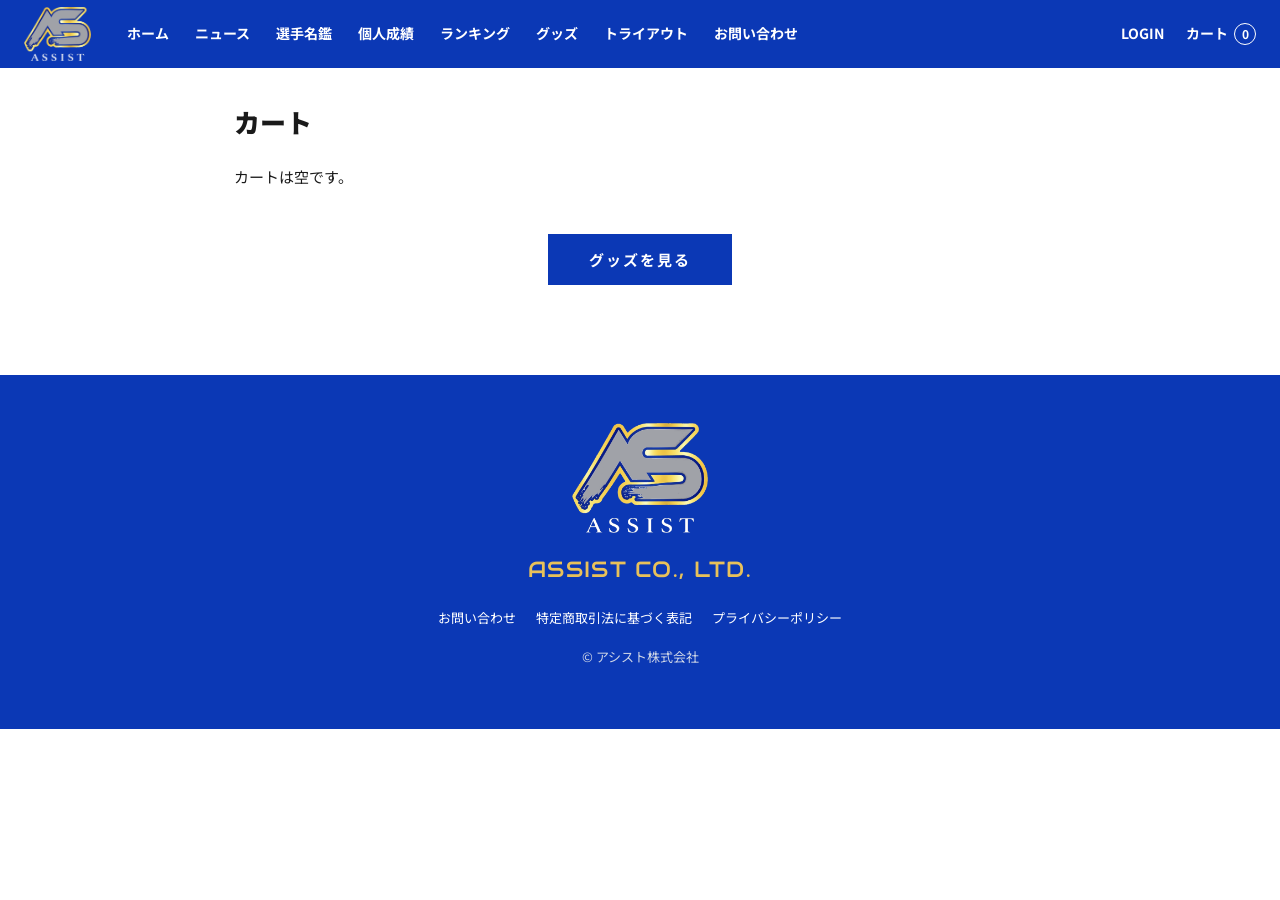
<file: cart.html>
<!doctype html><html lang="ja"><head><meta charset="utf-8"><meta name="viewport" content="width=device-width,initial-scale=1"><title>アシスト株式会社</title><link rel="icon" type="image/png" href="assets/favicon.png"><link rel="apple-touch-icon" href="assets/apple-touch-icon.png"><meta property="og:title" content="アシスト株式会社"><meta property="og:image" content="assets/ogp.jpg"><meta property="og:type" content="website">
<link rel="preconnect" href="https://fonts.googleapis.com"><link href="https://fonts.googleapis.com/css2?family=Audiowide&family=Noto+Sans+JP:wght@400;500;700;900&display=swap" rel="stylesheet">
<meta name="robots" content="noindex"><link rel="stylesheet" href="style.css?v=1791884752"></head><body data-page="cart"><div id="app"></div><script>window.__DATA={"members": [{"id": 1, "name": "渡部 翔", "en": "SHO WATANABE", "pos": "捕手", "no": 1, "pit": false, "ht": 178, "wt": 64, "bt": "左投左打", "from": "神奈川県", "g": 25, "pa": 103, "ab": 97, "h": 31, "d2": 3, "hr": 2, "rbi": 14, "r": 17, "e": 1, "so": 18, "bb": 6, "sb": 0, "pg": 0, "outs": 0, "er": 0, "pso": 0, "pbb": 0, "ph": 0, "w": 0, "l": 0, "avg": 0.32, "obp": 0.359, "slg": 0.412, "ops": 0.771, "ip": "0", "era": null}, {"id": 2, "name": "鈴木 航", "en": "WATARU SUZUKI", "pos": "一塁手", "no": 2, "pit": false, "ht": 186, "wt": 71, "bt": "右投右打", "from": "栃木県", "g": 24, "pa": 98, "ab": 95, "h": 37, "d2": 9, "hr": 1, "rbi": 21, "r": 17, "e": 2, "so": 10, "bb": 3, "sb": 1, "pg": 0, "outs": 0, "er": 0, "pso": 0, "pbb": 0, "ph": 0, "w": 0, "l": 0, "avg": 0.389, "obp": 0.408, "slg": 0.516, "ops": 0.924, "ip": "0", "era": null}, {"id": 3, "name": "田中 拓海", "en": "TAKUMI TANAKA", "pos": "二塁手", "no": 3, "pit": false, "ht": 181, "wt": 64, "bt": "右投右打", "from": "群馬県", "g": 27, "pa": 106, "ab": 104, "h": 44, "d2": 9, "hr": 6, "rbi": 14, "r": 8, "e": 2, "so": 10, "bb": 2, "sb": 4, "pg": 0, "outs": 0, "er": 0, "pso": 0, "pbb": 0, "ph": 0, "w": 0, "l": 0, "avg": 0.423, "obp": 0.434, "slg": 0.683, "ops": 1.117, "ip": "0", "era": null}, {"id": 4, "name": "佐藤 颯太", "en": "SOTA SATO", "pos": "三塁手", "no": 4, "pit": false, "ht": 181, "wt": 78, "bt": "右投右打", "from": "千葉県", "g": 25, "pa": 103, "ab": 101, "h": 38, "d2": 8, "hr": 3, "rbi": 15, "r": 13, "e": 0, "so": 12, "bb": 2, "sb": 3, "pg": 0, "outs": 0, "er": 0, "pso": 0, "pbb": 0, "ph": 0, "w": 0, "l": 0, "avg": 0.376, "obp": 0.388, "slg": 0.545, "ops": 0.933, "ip": "0", "era": null}, {"id": 5, "name": "井上 朝陽", "en": "ASAHI INOUE", "pos": "遊撃手", "no": 5, "pit": false, "ht": 181, "wt": 80, "bt": "右投右打", "from": "群馬県", "g": 26, "pa": 103, "ab": 99, "h": 34, "d2": 9, "hr": 0, "rbi": 14, "r": 14, "e": 1, "so": 7, "bb": 4, "sb": 0, "pg": 0, "outs": 0, "er": 0, "pso": 0, "pbb": 0, "ph": 0, "w": 0, "l": 0, "avg": 0.343, "obp": 0.369, "slg": 0.434, "ops": 0.803, "ip": "0", "era": null}, {"id": 6, "name": "伊藤 凌", "en": "RYO ITO", "pos": "左翼手", "no": 6, "pit": false, "ht": 175, "wt": 86, "bt": "右投左打", "from": "栃木県", "g": 24, "pa": 101, "ab": 97, "h": 17, "d2": 6, "hr": 1, "rbi": 10, "r": 16, "e": 0, "so": 14, "bb": 4, "sb": 1, "pg": 0, "outs": 0, "er": 0, "pso": 0, "pbb": 0, "ph": 0, "w": 0, "l": 0, "avg": 0.175, "obp": 0.208, "slg": 0.268, "ops": 0.476, "ip": "0", "era": null}, {"id": 7, "name": "山口 大輝", "en": "DAIKI YAMAGUCHI", "pos": "中堅手", "no": 7, "pit": false, "ht": 171, "wt": 84, "bt": "右投右打", "from": "千葉県", "g": 23, "pa": 91, "ab": 88, "h": 25, "d2": 3, "hr": 3, "rbi": 14, "r": 11, "e": 0, "so": 8, "bb": 3, "sb": 3, "pg": 0, "outs": 0, "er": 0, "pso": 0, "pbb": 0, "ph": 0, "w": 0, "l": 0, "avg": 0.284, "obp": 0.308, "slg": 0.42, "ops": 0.728, "ip": "0", "era": null}, {"id": 8, "name": "中村 陽斗", "en": "HARUTO NAKAMURA", "pos": "右翼手", "no": 8, "pit": false, "ht": 171, "wt": 82, "bt": "右投右打", "from": "茨城県", "g": 25, "pa": 105, "ab": 99, "h": 32, "d2": 6, "hr": 4, "rbi": 29, "r": 16, "e": 0, "so": 11, "bb": 6, "sb": 2, "pg": 0, "outs": 0, "er": 0, "pso": 0, "pbb": 0, "ph": 0, "w": 0, "l": 0, "avg": 0.323, "obp": 0.362, "slg": 0.505, "ops": 0.867, "ip": "0", "era": null}, {"id": 9, "name": "斎藤 奏太", "en": "SOTA SAITO", "pos": "指名打者", "no": 9, "pit": false, "ht": 185, "wt": 70, "bt": "右投右打", "from": "茨城県", "g": 25, "pa": 104, "ab": 100, "h": 43, "d2": 7, "hr": 1, "rbi": 10, "r": 18, "e": 0, "so": 11, "bb": 4, "sb": 1, "pg": 0, "outs": 0, "er": 0, "pso": 0, "pbb": 0, "ph": 0, "w": 0, "l": 0, "avg": 0.43, "obp": 0.452, "slg": 0.53, "ops": 0.982, "ip": "0", "era": null}, {"id": 10, "name": "山本 悠真", "en": "YUMA YAMAMOTO", "pos": "内野手", "no": 10, "pit": false, "ht": 184, "wt": 84, "bt": "右投右打", "from": "栃木県", "g": 14, "pa": 57, "ab": 56, "h": 21, "d2": 3, "hr": 3, "rbi": 7, "r": 12, "e": 2, "so": 5, "bb": 1, "sb": 1, "pg": 0, "outs": 0, "er": 0, "pso": 0, "pbb": 0, "ph": 0, "w": 0, "l": 0, "avg": 0.375, "obp": 0.386, "slg": 0.589, "ops": 0.975, "ip": "0", "era": null}, {"id": 11, "name": "小林 涼介", "en": "RYOSUKE KOBAYASHI", "pos": "外野手", "no": 11, "pit": false, "ht": 177, "wt": 70, "bt": "右投右打", "from": "埼玉県", "g": 17, "pa": 68, "ab": 65, "h": 19, "d2": 6, "hr": 4, "rbi": 13, "r": 13, "e": 2, "so": 14, "bb": 3, "sb": 1, "pg": 0, "outs": 0, "er": 0, "pso": 0, "pbb": 0, "ph": 0, "w": 0, "l": 0, "avg": 0.292, "obp": 0.324, "slg": 0.569, "ops": 0.893, "ip": "0", "era": null}, {"id": 12, "name": "松本 蒼", "en": "AO MATSUMOTO", "pos": "外野手", "no": 14, "pit": false, "ht": 182, "wt": 78, "bt": "右投右打", "from": "神奈川県", "g": 15, "pa": 69, "ab": 63, "h": 22, "d2": 9, "hr": 0, "rbi": 9, "r": 8, "e": 1, "so": 9, "bb": 6, "sb": 0, "pg": 0, "outs": 0, "er": 0, "pso": 0, "pbb": 0, "ph": 0, "w": 0, "l": 0, "avg": 0.349, "obp": 0.406, "slg": 0.492, "ops": 0.898, "ip": "0", "era": null}, {"id": 13, "name": "加藤 駿", "en": "SHUN KATO", "pos": "投手", "no": 17, "pit": true, "ht": 183, "wt": 76, "bt": "右投右打", "from": "栃木県", "g": 0, "pa": 0, "ab": 0, "h": 0, "d2": 0, "hr": 0, "rbi": 0, "r": 0, "e": 0, "so": 0, "bb": 0, "sb": 0, "pg": 7, "outs": 84, "er": 6, "pso": 21, "pbb": 7, "ph": 37, "w": 1, "l": 0, "avg": 0, "obp": 0, "slg": 0, "ops": 0, "ip": "28", "era": 1.93}, {"id": 14, "name": "林 健太", "en": "KENTA HAYASHI", "pos": "投手", "no": 18, "pit": true, "ht": 169, "wt": 71, "bt": "左投左打", "from": "千葉県", "g": 0, "pa": 0, "ab": 0, "h": 0, "d2": 0, "hr": 0, "rbi": 0, "r": 0, "e": 0, "so": 0, "bb": 0, "sb": 0, "pg": 11, "outs": 153, "er": 26, "pso": 47, "pbb": 22, "ph": 50, "w": 4, "l": 2, "avg": 0, "obp": 0, "slg": 0, "ops": 0, "ip": "51", "era": 4.59}, {"id": 15, "name": "木村 湊", "en": "MINATO KIMURA", "pos": "投手", "no": 19, "pit": true, "ht": 184, "wt": 70, "bt": "右投右打", "from": "東京都", "g": 0, "pa": 0, "ab": 0, "h": 0, "d2": 0, "hr": 0, "rbi": 0, "r": 0, "e": 0, "so": 0, "bb": 0, "sb": 0, "pg": 15, "outs": 213, "er": 28, "pso": 66, "pbb": 26, "ph": 62, "w": 5, "l": 1, "avg": 0, "obp": 0, "slg": 0, "ops": 0, "ip": "71", "era": 3.55}, {"id": 16, "name": "清水 優", "en": "YU SHIMIZU", "pos": "投手", "no": 21, "pit": true, "ht": 183, "wt": 64, "bt": "左投左打", "from": "千葉県", "g": 0, "pa": 0, "ab": 0, "h": 0, "d2": 0, "hr": 0, "rbi": 0, "r": 0, "e": 0, "so": 0, "bb": 0, "sb": 0, "pg": 11, "outs": 129, "er": 26, "pso": 35, "pbb": 16, "ph": 40, "w": 1, "l": 1, "avg": 0, "obp": 0, "slg": 0, "ops": 0, "ip": "43", "era": 5.44}, {"id": 17, "name": "吉田 隼人", "en": "HAYATO YOSHIDA", "pos": "投手", "no": 22, "pit": true, "ht": 181, "wt": 66, "bt": "右投右打", "from": "埼玉県", "g": 0, "pa": 0, "ab": 0, "h": 0, "d2": 0, "hr": 0, "rbi": 0, "r": 0, "e": 0, "so": 0, "bb": 0, "sb": 0, "pg": 11, "outs": 168, "er": 28, "pso": 49, "pbb": 20, "ph": 48, "w": 3, "l": 4, "avg": 0, "obp": 0, "slg": 0, "ops": 0, "ip": "56", "era": 4.5}, {"id": 18, "name": "高橋 蓮", "en": "REN TAKAHASHI", "pos": "投手", "no": 23, "pit": true, "ht": 185, "wt": 64, "bt": "右投左打", "from": "東京都", "g": 0, "pa": 0, "ab": 0, "h": 0, "d2": 0, "hr": 0, "rbi": 0, "r": 0, "e": 0, "so": 0, "bb": 0, "sb": 0, "pg": 5, "outs": 63, "er": 10, "pso": 18, "pbb": 6, "ph": 20, "w": 2, "l": 0, "avg": 0, "obp": 0, "slg": 0, "ops": 0, "ip": "21", "era": 4.29}], "games": [{"date": "2026-09-27", "opp": "所沢ライオンズクラブ", "us": 5, "them": 2, "lines": [{"name": "中村 陽斗", "pa": 5, "ab": 5, "h": 1, "d2": 0, "hr": 0, "bb": 0, "so": 0, "sb": 0, "e": 0, "rbi": 2, "r": 0}, {"name": "佐藤 颯太", "pa": 4, "ab": 4, "h": 2, "d2": 0, "hr": 1, "bb": 0, "so": 0, "sb": 0, "e": 0, "rbi": 1, "r": 1}, {"name": "伊藤 凌", "pa": 5, "ab": 5, "h": 0, "d2": 0, "hr": 0, "bb": 0, "so": 2, "sb": 0, "e": 0, "rbi": 0, "r": 0}, {"name": "井上 朝陽", "pa": 4, "ab": 4, "h": 2, "d2": 1, "hr": 0, "bb": 0, "so": 0, "sb": 0, "e": 0, "rbi": 0, "r": 0}, {"name": "田中 拓海", "pa": 4, "ab": 4, "h": 1, "d2": 0, "hr": 0, "bb": 0, "so": 0, "sb": 0, "e": 0, "rbi": 0, "r": 0}, {"name": "渡部 翔", "pa": 3, "ab": 3, "h": 2, "d2": 0, "hr": 0, "bb": 0, "so": 1, "sb": 0, "e": 0, "rbi": 1, "r": 0}, {"name": "鈴木 航", "pa": 3, "ab": 3, "h": 1, "d2": 0, "hr": 0, "bb": 0, "so": 1, "sb": 0, "e": 0, "rbi": 2, "r": 4}, {"name": "山口 大輝", "pa": 4, "ab": 4, "h": 1, "d2": 0, "hr": 0, "bb": 0, "so": 0, "sb": 0, "e": 0, "rbi": 0, "r": 1}, {"name": "斎藤 奏太", "pa": 4, "ab": 4, "h": 0, "d2": 0, "hr": 0, "bb": 0, "so": 0, "sb": 0, "e": 0, "rbi": 0, "r": 0}], "pitch": [{"name": "吉田 隼人", "outs": 21, "er": 2, "so": 4, "bb": 0, "h": 5, "dec": "W"}, {"name": "木村 湊", "outs": 6, "er": 0, "so": 4, "bb": 1, "h": 3, "dec": ""}], "id": 30}, {"date": "2026-09-21", "opp": "大宮グリーンリーフ", "us": 6, "them": 6, "lines": [{"name": "井上 朝陽", "pa": 3, "ab": 3, "h": 2, "d2": 1, "hr": 0, "bb": 0, "so": 0, "sb": 0, "e": 0, "rbi": 1, "r": 1}, {"name": "佐藤 颯太", "pa": 5, "ab": 5, "h": 2, "d2": 0, "hr": 0, "bb": 0, "so": 1, "sb": 0, "e": 0, "rbi": 1, "r": 3}, {"name": "山口 大輝", "pa": 5, "ab": 4, "h": 1, "d2": 0, "hr": 0, "bb": 1, "so": 0, "sb": 1, "e": 0, "rbi": 3, "r": 0}, {"name": "山本 悠真", "pa": 4, "ab": 4, "h": 2, "d2": 0, "hr": 0, "bb": 0, "so": 0, "sb": 0, "e": 0, "rbi": 0, "r": 1}, {"name": "中村 陽斗", "pa": 4, "ab": 4, "h": 1, "d2": 1, "hr": 0, "bb": 0, "so": 1, "sb": 0, "e": 0, "rbi": 1, "r": 1}, {"name": "田中 拓海", "pa": 4, "ab": 4, "h": 2, "d2": 0, "hr": 0, "bb": 0, "so": 1, "sb": 0, "e": 0, "rbi": 0, "r": 0}, {"name": "斎藤 奏太", "pa": 4, "ab": 4, "h": 0, "d2": 0, "hr": 0, "bb": 0, "so": 0, "sb": 0, "e": 0, "rbi": 0, "r": 0}, {"name": "鈴木 航", "pa": 4, "ab": 4, "h": 2, "d2": 1, "hr": 0, "bb": 0, "so": 1, "sb": 0, "e": 0, "rbi": 0, "r": 0}, {"name": "小林 涼介", "pa": 4, "ab": 4, "h": 0, "d2": 0, "hr": 0, "bb": 0, "so": 2, "sb": 0, "e": 0, "rbi": 0, "r": 0}], "pitch": [{"name": "木村 湊", "outs": 21, "er": 5, "so": 4, "bb": 0, "h": 8, "dec": ""}, {"name": "高橋 蓮", "outs": 6, "er": 1, "so": 0, "bb": 0, "h": 2, "dec": ""}], "id": 29}, {"date": "2026-09-15", "opp": "浦和ストームズ", "us": 2, "them": 2, "lines": [{"name": "伊藤 凌", "pa": 5, "ab": 4, "h": 0, "d2": 0, "hr": 0, "bb": 1, "so": 3, "sb": 0, "e": 0, "rbi": 0, "r": 0}, {"name": "松本 蒼", "pa": 4, "ab": 4, "h": 1, "d2": 0, "hr": 0, "bb": 0, "so": 0, "sb": 0, "e": 1, "rbi": 0, "r": 0}, {"name": "井上 朝陽", "pa": 3, "ab": 3, "h": 1, "d2": 1, "hr": 0, "bb": 0, "so": 0, "sb": 0, "e": 0, "rbi": 0, "r": 1}, {"name": "中村 陽斗", "pa": 4, "ab": 4, "h": 2, "d2": 0, "hr": 2, "bb": 0, "so": 1, "sb": 0, "e": 0, "rbi": 2, "r": 2}, {"name": "田中 拓海", "pa": 5, "ab": 4, "h": 2, "d2": 0, "hr": 0, "bb": 1, "so": 0, "sb": 1, "e": 1, "rbi": 1, "r": 0}, {"name": "鈴木 航", "pa": 4, "ab": 4, "h": 0, "d2": 0, "hr": 0, "bb": 0, "so": 1, "sb": 0, "e": 0, "rbi": 0, "r": 0}, {"name": "小林 涼介", "pa": 4, "ab": 4, "h": 1, "d2": 1, "hr": 0, "bb": 0, "so": 2, "sb": 1, "e": 0, "rbi": 1, "r": 1}, {"name": "斎藤 奏太", "pa": 3, "ab": 3, "h": 0, "d2": 0, "hr": 0, "bb": 0, "so": 0, "sb": 0, "e": 0, "rbi": 0, "r": 0}, {"name": "佐藤 颯太", "pa": 4, "ab": 4, "h": 2, "d2": 1, "hr": 0, "bb": 0, "so": 0, "sb": 0, "e": 0, "rbi": 0, "r": 0}], "pitch": [{"name": "加藤 駿", "outs": 15, "er": 1, "so": 8, "bb": 0, "h": 8, "dec": ""}, {"name": "木村 湊", "outs": 12, "er": 1, "so": 3, "bb": 1, "h": 3, "dec": ""}], "id": 28}, {"date": "2026-09-09", "opp": "川越レッドスターズ", "us": 5, "them": 2, "lines": [{"name": "井上 朝陽", "pa": 4, "ab": 4, "h": 0, "d2": 0, "hr": 0, "bb": 0, "so": 0, "sb": 0, "e": 0, "rbi": 0, "r": 0}, {"name": "渡部 翔", "pa": 5, "ab": 4, "h": 1, "d2": 0, "hr": 0, "bb": 1, "so": 1, "sb": 0, "e": 0, "rbi": 0, "r": 1}, {"name": "中村 陽斗", "pa": 4, "ab": 4, "h": 1, "d2": 1, "hr": 0, "bb": 0, "so": 2, "sb": 0, "e": 0, "rbi": 3, "r": 0}, {"name": "斎藤 奏太", "pa": 5, "ab": 5, "h": 5, "d2": 1, "hr": 0, "bb": 0, "so": 0, "sb": 0, "e": 0, "rbi": 2, "r": 2}, {"name": "佐藤 颯太", "pa": 4, "ab": 4, "h": 0, "d2": 0, "hr": 0, "bb": 0, "so": 0, "sb": 0, "e": 0, "rbi": 0, "r": 0}, {"name": "田中 拓海", "pa": 5, "ab": 5, "h": 0, "d2": 0, "hr": 0, "bb": 0, "so": 0, "sb": 0, "e": 0, "rbi": 0, "r": 0}, {"name": "鈴木 航", "pa": 4, "ab": 4, "h": 2, "d2": 0, "hr": 0, "bb": 0, "so": 0, "sb": 0, "e": 0, "rbi": 0, "r": 0}, {"name": "山口 大輝", "pa": 4, "ab": 4, "h": 1, "d2": 0, "hr": 0, "bb": 0, "so": 1, "sb": 0, "e": 0, "rbi": 0, "r": 0}, {"name": "小林 涼介", "pa": 3, "ab": 3, "h": 2, "d2": 2, "hr": 0, "bb": 0, "so": 0, "sb": 0, "e": 0, "rbi": 0, "r": 2}], "pitch": [{"name": "木村 湊", "outs": 15, "er": 1, "so": 5, "bb": 1, "h": 7, "dec": "W"}, {"name": "吉田 隼人", "outs": 12, "er": 1, "so": 3, "bb": 1, "h": 3, "dec": ""}], "id": 27}, {"date": "2026-09-03", "opp": "北斗ファルコンズ", "us": 5, "them": 6, "lines": [{"name": "鈴木 航", "pa": 5, "ab": 5, "h": 2, "d2": 0, "hr": 0, "bb": 0, "so": 0, "sb": 0, "e": 0, "rbi": 0, "r": 0}, {"name": "松本 蒼", "pa": 4, "ab": 3, "h": 0, "d2": 0, "hr": 0, "bb": 1, "so": 0, "sb": 0, "e": 0, "rbi": 0, "r": 0}, {"name": "中村 陽斗", "pa": 4, "ab": 4, "h": 1, "d2": 1, "hr": 0, "bb": 0, "so": 0, "sb": 0, "e": 0, "rbi": 1, "r": 0}, {"name": "田中 拓海", "pa": 4, "ab": 4, "h": 2, "d2": 1, "hr": 1, "bb": 0, "so": 0, "sb": 1, "e": 0, "rbi": 1, "r": 1}, {"name": "井上 朝陽", "pa": 5, "ab": 5, "h": 2, "d2": 1, "hr": 0, "bb": 0, "so": 0, "sb": 0, "e": 0, "rbi": 0, "r": 0}, {"name": "小林 涼介", "pa": 4, "ab": 4, "h": 0, "d2": 0, "hr": 0, "bb": 0, "so": 2, "sb": 0, "e": 0, "rbi": 0, "r": 0}, {"name": "斎藤 奏太", "pa": 4, "ab": 4, "h": 3, "d2": 0, "hr": 1, "bb": 0, "so": 0, "sb": 0, "e": 0, "rbi": 1, "r": 1}, {"name": "佐藤 颯太", "pa": 4, "ab": 4, "h": 3, "d2": 1, "hr": 1, "bb": 0, "so": 1, "sb": 1, "e": 0, "rbi": 1, "r": 1}, {"name": "伊藤 凌", "pa": 4, "ab": 4, "h": 1, "d2": 0, "hr": 0, "bb": 0, "so": 2, "sb": 0, "e": 0, "rbi": 2, "r": 2}], "pitch": [{"name": "吉田 隼人", "outs": 15, "er": 3, "so": 8, "bb": 1, "h": 5, "dec": "L"}, {"name": "清水 優", "outs": 12, "er": 3, "so": 0, "bb": 0, "h": 1, "dec": ""}], "id": 26}, {"date": "2026-08-28", "opp": "青葉ブルーサンズ", "us": 3, "them": 2, "lines": [{"name": "斎藤 奏太", "pa": 4, "ab": 4, "h": 2, "d2": 0, "hr": 0, "bb": 0, "so": 1, "sb": 0, "e": 0, "rbi": 0, "r": 0}, {"name": "伊藤 凌", "pa": 4, "ab": 4, "h": 0, "d2": 0, "hr": 0, "bb": 0, "so": 0, "sb": 0, "e": 0, "rbi": 0, "r": 0}, {"name": "井上 朝陽", "pa": 4, "ab": 4, "h": 0, "d2": 0, "hr": 0, "bb": 0, "so": 0, "sb": 0, "e": 0, "rbi": 0, "r": 0}, {"name": "中村 陽斗", "pa": 4, "ab": 3, "h": 1, "d2": 1, "hr": 0, "bb": 1, "so": 1, "sb": 0, "e": 0, "rbi": 1, "r": 0}, {"name": "山口 大輝", "pa": 3, "ab": 3, "h": 0, "d2": 0, "hr": 0, "bb": 0, "so": 0, "sb": 0, "e": 0, "rbi": 0, "r": 0}, {"name": "小林 涼介", "pa": 4, "ab": 4, "h": 2, "d2": 1, "hr": 0, "bb": 0, "so": 1, "sb": 0, "e": 0, "rbi": 0, "r": 2}, {"name": "佐藤 颯太", "pa": 4, "ab": 4, "h": 1, "d2": 0, "hr": 0, "bb": 0, "so": 3, "sb": 0, "e": 0, "rbi": 1, "r": 1}, {"name": "松本 蒼", "pa": 5, "ab": 5, "h": 0, "d2": 0, "hr": 0, "bb": 0, "so": 2, "sb": 0, "e": 0, "rbi": 0, "r": 0}, {"name": "山本 悠真", "pa": 5, "ab": 5, "h": 2, "d2": 0, "hr": 0, "bb": 0, "so": 0, "sb": 0, "e": 0, "rbi": 1, "r": 0}], "pitch": [{"name": "木村 湊", "outs": 15, "er": 1, "so": 4, "bb": 4, "h": 3, "dec": "W"}, {"name": "吉田 隼人", "outs": 12, "er": 1, "so": 4, "bb": 0, "h": 3, "dec": ""}], "id": 25}, {"date": "2026-08-22", "opp": "草加ホークス", "us": 6, "them": 2, "lines": [{"name": "中村 陽斗", "pa": 4, "ab": 4, "h": 1, "d2": 0, "hr": 0, "bb": 0, "so": 0, "sb": 0, "e": 0, "rbi": 2, "r": 0}, {"name": "小林 涼介", "pa": 4, "ab": 4, "h": 0, "d2": 0, "hr": 0, "bb": 0, "so": 1, "sb": 0, "e": 0, "rbi": 0, "r": 0}, {"name": "佐藤 颯太", "pa": 4, "ab": 4, "h": 1, "d2": 0, "hr": 0, "bb": 0, "so": 1, "sb": 0, "e": 0, "rbi": 0, "r": 0}, {"name": "渡部 翔", "pa": 4, "ab": 4, "h": 2, "d2": 1, "hr": 0, "bb": 0, "so": 1, "sb": 0, "e": 0, "rbi": 0, "r": 1}, {"name": "井上 朝陽", "pa": 4, "ab": 4, "h": 1, "d2": 0, "hr": 0, "bb": 0, "so": 1, "sb": 0, "e": 0, "rbi": 0, "r": 2}, {"name": "山本 悠真", "pa": 4, "ab": 4, "h": 0, "d2": 0, "hr": 0, "bb": 0, "so": 2, "sb": 0, "e": 0, "rbi": 0, "r": 0}, {"name": "伊藤 凌", "pa": 5, "ab": 5, "h": 1, "d2": 0, "hr": 0, "bb": 0, "so": 2, "sb": 0, "e": 0, "rbi": 0, "r": 1}, {"name": "田中 拓海", "pa": 3, "ab": 3, "h": 2, "d2": 1, "hr": 1, "bb": 0, "so": 0, "sb": 1, "e": 0, "rbi": 1, "r": 1}, {"name": "鈴木 航", "pa": 4, "ab": 4, "h": 2, "d2": 0, "hr": 0, "bb": 0, "so": 0, "sb": 0, "e": 0, "rbi": 3, "r": 1}], "pitch": [{"name": "林 健太", "outs": 18, "er": 1, "so": 10, "bb": 3, "h": 8, "dec": "W"}, {"name": "木村 湊", "outs": 9, "er": 1, "so": 4, "bb": 1, "h": 0, "dec": ""}], "id": 24}, {"date": "2026-08-16", "opp": "上尾ベアーズ", "us": 0, "them": 8, "lines": [{"name": "山口 大輝", "pa": 4, "ab": 4, "h": 0, "d2": 0, "hr": 0, "bb": 0, "so": 0, "sb": 0, "e": 0, "rbi": 0, "r": 0}, {"name": "中村 陽斗", "pa": 4, "ab": 4, "h": 3, "d2": 0, "hr": 0, "bb": 0, "so": 0, "sb": 0, "e": 0, "rbi": 0, "r": 0}, {"name": "渡部 翔", "pa": 4, "ab": 4, "h": 1, "d2": 0, "hr": 0, "bb": 0, "so": 0, "sb": 0, "e": 0, "rbi": 0, "r": 0}, {"name": "佐藤 颯太", "pa": 5, "ab": 4, "h": 1, "d2": 0, "hr": 0, "bb": 1, "so": 1, "sb": 0, "e": 0, "rbi": 0, "r": 0}, {"name": "松本 蒼", "pa": 6, "ab": 5, "h": 3, "d2": 2, "hr": 0, "bb": 1, "so": 1, "sb": 0, "e": 0, "rbi": 0, "r": 0}, {"name": "田中 拓海", "pa": 4, "ab": 4, "h": 3, "d2": 0, "hr": 0, "bb": 0, "so": 0, "sb": 0, "e": 1, "rbi": 0, "r": 0}, {"name": "鈴木 航", "pa": 4, "ab": 4, "h": 1, "d2": 0, "hr": 0, "bb": 0, "so": 1, "sb": 0, "e": 0, "rbi": 0, "r": 0}, {"name": "斎藤 奏太", "pa": 5, "ab": 4, "h": 3, "d2": 2, "hr": 0, "bb": 1, "so": 1, "sb": 0, "e": 0, "rbi": 0, "r": 0}, {"name": "山本 悠真", "pa": 4, "ab": 4, "h": 1, "d2": 0, "hr": 0, "bb": 0, "so": 1, "sb": 0, "e": 0, "rbi": 0, "r": 0}], "pitch": [{"name": "吉田 隼人", "outs": 15, "er": 4, "so": 5, "bb": 1, "h": 7, "dec": "L"}, {"name": "木村 湊", "outs": 12, "er": 4, "so": 1, "bb": 0, "h": 1, "dec": ""}], "id": 23}, {"date": "2026-08-10", "opp": "所沢ライオンズクラブ", "us": 9, "them": 8, "lines": [{"name": "鈴木 航", "pa": 4, "ab": 4, "h": 2, "d2": 1, "hr": 0, "bb": 0, "so": 1, "sb": 1, "e": 1, "rbi": 2, "r": 1}, {"name": "山本 悠真", "pa": 4, "ab": 4, "h": 1, "d2": 0, "hr": 0, "bb": 0, "so": 0, "sb": 0, "e": 0, "rbi": 1, "r": 1}, {"name": "中村 陽斗", "pa": 5, "ab": 4, "h": 0, "d2": 0, "hr": 0, "bb": 1, "so": 2, "sb": 0, "e": 0, "rbi": 0, "r": 1}, {"name": "松本 蒼", "pa": 5, "ab": 4, "h": 2, "d2": 2, "hr": 0, "bb": 1, "so": 2, "sb": 0, "e": 0, "rbi": 2, "r": 2}, {"name": "斎藤 奏太", "pa": 5, "ab": 5, "h": 4, "d2": 0, "hr": 0, "bb": 0, "so": 0, "sb": 0, "e": 0, "rbi": 2, "r": 1}, {"name": "渡部 翔", "pa": 4, "ab": 4, "h": 2, "d2": 0, "hr": 0, "bb": 0, "so": 0, "sb": 0, "e": 0, "rbi": 1, "r": 0}, {"name": "山口 大輝", "pa": 3, "ab": 3, "h": 2, "d2": 0, "hr": 0, "bb": 0, "so": 0, "sb": 0, "e": 0, "rbi": 0, "r": 1}, {"name": "田中 拓海", "pa": 5, "ab": 4, "h": 3, "d2": 0, "hr": 0, "bb": 1, "so": 0, "sb": 0, "e": 0, "rbi": 0, "r": 2}, {"name": "小林 涼介", "pa": 5, "ab": 5, "h": 2, "d2": 0, "hr": 0, "bb": 0, "so": 1, "sb": 0, "e": 0, "rbi": 1, "r": 0}], "pitch": [{"name": "清水 優", "outs": 18, "er": 5, "so": 5, "bb": 4, "h": 9, "dec": "W"}, {"name": "林 健太", "outs": 9, "er": 3, "so": 4, "bb": 2, "h": 4, "dec": ""}], "id": 22}, {"date": "2026-08-04", "opp": "大宮グリーンリーフ", "us": 3, "them": 3, "lines": [{"name": "渡部 翔", "pa": 5, "ab": 5, "h": 1, "d2": 0, "hr": 0, "bb": 0, "so": 1, "sb": 0, "e": 0, "rbi": 0, "r": 0}, {"name": "鈴木 航", "pa": 3, "ab": 3, "h": 2, "d2": 1, "hr": 0, "bb": 0, "so": 1, "sb": 0, "e": 0, "rbi": 1, "r": 0}, {"name": "田中 拓海", "pa": 3, "ab": 3, "h": 1, "d2": 0, "hr": 0, "bb": 0, "so": 0, "sb": 0, "e": 0, "rbi": 0, "r": 0}, {"name": "佐藤 颯太", "pa": 4, "ab": 4, "h": 3, "d2": 1, "hr": 0, "bb": 0, "so": 1, "sb": 0, "e": 0, "rbi": 1, "r": 0}, {"name": "井上 朝陽", "pa": 3, "ab": 3, "h": 2, "d2": 1, "hr": 0, "bb": 0, "so": 0, "sb": 0, "e": 0, "rbi": 0, "r": 1}, {"name": "伊藤 凌", "pa": 4, "ab": 4, "h": 1, "d2": 0, "hr": 0, "bb": 0, "so": 0, "sb": 0, "e": 0, "rbi": 0, "r": 1}, {"name": "山口 大輝", "pa": 5, "ab": 5, "h": 1, "d2": 0, "hr": 0, "bb": 0, "so": 0, "sb": 0, "e": 0, "rbi": 1, "r": 0}, {"name": "中村 陽斗", "pa": 5, "ab": 5, "h": 0, "d2": 0, "hr": 0, "bb": 0, "so": 0, "sb": 0, "e": 0, "rbi": 0, "r": 0}, {"name": "斎藤 奏太", "pa": 4, "ab": 4, "h": 1, "d2": 0, "hr": 0, "bb": 0, "so": 0, "sb": 0, "e": 0, "rbi": 0, "r": 1}], "pitch": [{"name": "木村 湊", "outs": 18, "er": 2, "so": 9, "bb": 4, "h": 3, "dec": ""}, {"name": "吉田 隼人", "outs": 9, "er": 1, "so": 4, "bb": 2, "h": 0, "dec": ""}], "id": 21}, {"date": "2026-07-25", "opp": "浦和ストームズ", "us": 11, "them": 5, "lines": [{"name": "渡部 翔", "pa": 3, "ab": 3, "h": 1, "d2": 0, "hr": 0, "bb": 0, "so": 2, "sb": 0, "e": 0, "rbi": 3, "r": 1}, {"name": "鈴木 航", "pa": 5, "ab": 4, "h": 2, "d2": 1, "hr": 0, "bb": 1, "so": 0, "sb": 0, "e": 0, "rbi": 2, "r": 3}, {"name": "田中 拓海", "pa": 5, "ab": 5, "h": 4, "d2": 2, "hr": 1, "bb": 0, "so": 0, "sb": 0, "e": 0, "rbi": 1, "r": 1}, {"name": "佐藤 颯太", "pa": 4, "ab": 4, "h": 0, "d2": 0, "hr": 0, "bb": 0, "so": 0, "sb": 0, "e": 0, "rbi": 0, "r": 0}, {"name": "井上 朝陽", "pa": 4, "ab": 4, "h": 2, "d2": 0, "hr": 0, "bb": 0, "so": 0, "sb": 0, "e": 1, "rbi": 4, "r": 0}, {"name": "伊藤 凌", "pa": 4, "ab": 3, "h": 0, "d2": 0, "hr": 0, "bb": 1, "so": 0, "sb": 0, "e": 0, "rbi": 0, "r": 0}, {"name": "山口 大輝", "pa": 4, "ab": 4, "h": 2, "d2": 1, "hr": 1, "bb": 0, "so": 0, "sb": 0, "e": 0, "rbi": 1, "r": 3}, {"name": "中村 陽斗", "pa": 4, "ab": 3, "h": 1, "d2": 1, "hr": 0, "bb": 1, "so": 0, "sb": 1, "e": 0, "rbi": 1, "r": 0}, {"name": "斎藤 奏太", "pa": 4, "ab": 4, "h": 1, "d2": 0, "hr": 0, "bb": 0, "so": 1, "sb": 0, "e": 0, "rbi": 0, "r": 3}], "pitch": [{"name": "林 健太", "outs": 21, "er": 5, "so": 9, "bb": 2, "h": 4, "dec": "W"}, {"name": "高橋 蓮", "outs": 6, "er": 0, "so": 4, "bb": 1, "h": 2, "dec": ""}], "id": 20}, {"date": "2026-07-19", "opp": "川越レッドスターズ", "us": 5, "them": 0, "lines": [{"name": "渡部 翔", "pa": 4, "ab": 4, "h": 0, "d2": 0, "hr": 0, "bb": 0, "so": 1, "sb": 0, "e": 0, "rbi": 0, "r": 0}, {"name": "鈴木 航", "pa": 4, "ab": 4, "h": 4, "d2": 2, "hr": 0, "bb": 0, "so": 0, "sb": 0, "e": 0, "rbi": 0, "r": 1}, {"name": "田中 拓海", "pa": 4, "ab": 4, "h": 0, "d2": 0, "hr": 0, "bb": 0, "so": 1, "sb": 0, "e": 0, "rbi": 0, "r": 0}, {"name": "佐藤 颯太", "pa": 4, "ab": 4, "h": 3, "d2": 1, "hr": 0, "bb": 0, "so": 0, "sb": 0, "e": 0, "rbi": 2, "r": 1}, {"name": "井上 朝陽", "pa": 4, "ab": 4, "h": 1, "d2": 0, "hr": 0, "bb": 0, "so": 0, "sb": 0, "e": 0, "rbi": 2, "r": 0}, {"name": "伊藤 凌", "pa": 4, "ab": 4, "h": 1, "d2": 0, "hr": 0, "bb": 0, "so": 0, "sb": 0, "e": 0, "rbi": 0, "r": 2}, {"name": "山口 大輝", "pa": 5, "ab": 5, "h": 0, "d2": 0, "hr": 0, "bb": 0, "so": 1, "sb": 0, "e": 0, "rbi": 0, "r": 0}, {"name": "中村 陽斗", "pa": 4, "ab": 4, "h": 2, "d2": 0, "hr": 0, "bb": 0, "so": 1, "sb": 0, "e": 0, "rbi": 0, "r": 0}, {"name": "斎藤 奏太", "pa": 4, "ab": 4, "h": 3, "d2": 1, "hr": 0, "bb": 0, "so": 1, "sb": 0, "e": 0, "rbi": 1, "r": 1}], "pitch": [{"name": "加藤 駿", "outs": 15, "er": 0, "so": 3, "bb": 4, "h": 9, "dec": "W"}, {"name": "高橋 蓮", "outs": 12, "er": 0, "so": 3, "bb": 1, "h": 1, "dec": ""}], "id": 19}, {"date": "2026-07-13", "opp": "北斗ファルコンズ", "us": 5, "them": 3, "lines": [{"name": "斎藤 奏太", "pa": 5, "ab": 4, "h": 1, "d2": 0, "hr": 0, "bb": 1, "so": 1, "sb": 0, "e": 0, "rbi": 0, "r": 1}, {"name": "中村 陽斗", "pa": 4, "ab": 4, "h": 1, "d2": 0, "hr": 0, "bb": 0, "so": 0, "sb": 0, "e": 0, "rbi": 2, "r": 0}, {"name": "井上 朝陽", "pa": 4, "ab": 4, "h": 3, "d2": 1, "hr": 0, "bb": 0, "so": 0, "sb": 0, "e": 0, "rbi": 1, "r": 1}, {"name": "伊藤 凌", "pa": 4, "ab": 4, "h": 0, "d2": 0, "hr": 0, "bb": 0, "so": 1, "sb": 0, "e": 0, "rbi": 0, "r": 0}, {"name": "山本 悠真", "pa": 4, "ab": 3, "h": 2, "d2": 0, "hr": 0, "bb": 1, "so": 0, "sb": 0, "e": 0, "rbi": 0, "r": 1}, {"name": "小林 涼介", "pa": 4, "ab": 4, "h": 0, "d2": 0, "hr": 0, "bb": 0, "so": 0, "sb": 0, "e": 0, "rbi": 0, "r": 0}, {"name": "松本 蒼", "pa": 4, "ab": 4, "h": 3, "d2": 1, "hr": 0, "bb": 0, "so": 1, "sb": 0, "e": 0, "rbi": 1, "r": 0}, {"name": "鈴木 航", "pa": 3, "ab": 3, "h": 1, "d2": 0, "hr": 1, "bb": 0, "so": 0, "sb": 0, "e": 0, "rbi": 1, "r": 2}, {"name": "田中 拓海", "pa": 4, "ab": 4, "h": 0, "d2": 0, "hr": 0, "bb": 0, "so": 1, "sb": 0, "e": 0, "rbi": 0, "r": 0}], "pitch": [{"name": "吉田 隼人", "outs": 15, "er": 2, "so": 9, "bb": 1, "h": 3, "dec": "W"}, {"name": "加藤 駿", "outs": 12, "er": 1, "so": 1, "bb": 0, "h": 2, "dec": ""}], "id": 18}, {"date": "2026-07-07", "opp": "青葉ブルーサンズ", "us": 5, "them": 5, "lines": [{"name": "小林 涼介", "pa": 3, "ab": 3, "h": 1, "d2": 1, "hr": 0, "bb": 0, "so": 0, "sb": 0, "e": 1, "rbi": 0, "r": 1}, {"name": "佐藤 颯太", "pa": 4, "ab": 4, "h": 1, "d2": 0, "hr": 1, "bb": 0, "so": 0, "sb": 0, "e": 0, "rbi": 1, "r": 1}, {"name": "山口 大輝", "pa": 3, "ab": 3, "h": 1, "d2": 0, "hr": 0, "bb": 0, "so": 1, "sb": 0, "e": 0, "rbi": 0, "r": 0}, {"name": "山本 悠真", "pa": 4, "ab": 4, "h": 1, "d2": 0, "hr": 1, "bb": 0, "so": 1, "sb": 0, "e": 0, "rbi": 1, "r": 0}, {"name": "松本 蒼", "pa": 4, "ab": 4, "h": 0, "d2": 0, "hr": 0, "bb": 0, "so": 0, "sb": 0, "e": 0, "rbi": 0, "r": 0}, {"name": "渡部 翔", "pa": 4, "ab": 4, "h": 2, "d2": 0, "hr": 0, "bb": 0, "so": 0, "sb": 0, "e": 0, "rbi": 1, "r": 0}, {"name": "田中 拓海", "pa": 4, "ab": 4, "h": 1, "d2": 1, "hr": 0, "bb": 0, "so": 0, "sb": 0, "e": 0, "rbi": 1, "r": 0}, {"name": "伊藤 凌", "pa": 6, "ab": 5, "h": 1, "d2": 0, "hr": 0, "bb": 1, "so": 0, "sb": 0, "e": 0, "rbi": 1, "r": 0}, {"name": "中村 陽斗", "pa": 5, "ab": 4, "h": 2, "d2": 0, "hr": 0, "bb": 1, "so": 0, "sb": 1, "e": 0, "rbi": 0, "r": 3}], "pitch": [{"name": "清水 優", "outs": 18, "er": 3, "so": 5, "bb": 2, "h": 7, "dec": ""}, {"name": "林 健太", "outs": 9, "er": 2, "so": 1, "bb": 0, "h": 3, "dec": ""}], "id": 17}, {"date": "2026-07-01", "opp": "草加ホークス", "us": 10, "them": 6, "lines": [{"name": "松本 蒼", "pa": 3, "ab": 3, "h": 1, "d2": 0, "hr": 0, "bb": 0, "so": 1, "sb": 0, "e": 0, "rbi": 1, "r": 0}, {"name": "伊藤 凌", "pa": 4, "ab": 4, "h": 0, "d2": 0, "hr": 0, "bb": 0, "so": 0, "sb": 0, "e": 0, "rbi": 0, "r": 0}, {"name": "山本 悠真", "pa": 4, "ab": 4, "h": 2, "d2": 0, "hr": 0, "bb": 0, "so": 0, "sb": 0, "e": 1, "rbi": 1, "r": 4}, {"name": "佐藤 颯太", "pa": 3, "ab": 3, "h": 0, "d2": 0, "hr": 0, "bb": 0, "so": 0, "sb": 0, "e": 0, "rbi": 0, "r": 0}, {"name": "田中 拓海", "pa": 4, "ab": 4, "h": 3, "d2": 1, "hr": 1, "bb": 0, "so": 1, "sb": 0, "e": 0, "rbi": 3, "r": 1}, {"name": "井上 朝陽", "pa": 5, "ab": 4, "h": 1, "d2": 0, "hr": 0, "bb": 1, "so": 1, "sb": 0, "e": 0, "rbi": 2, "r": 3}, {"name": "山口 大輝", "pa": 3, "ab": 3, "h": 0, "d2": 0, "hr": 0, "bb": 0, "so": 0, "sb": 0, "e": 0, "rbi": 0, "r": 0}, {"name": "渡部 翔", "pa": 4, "ab": 4, "h": 2, "d2": 0, "hr": 1, "bb": 0, "so": 1, "sb": 0, "e": 0, "rbi": 2, "r": 0}, {"name": "斎藤 奏太", "pa": 4, "ab": 4, "h": 1, "d2": 0, "hr": 0, "bb": 0, "so": 1, "sb": 0, "e": 0, "rbi": 1, "r": 2}], "pitch": [{"name": "高橋 蓮", "outs": 18, "er": 4, "so": 8, "bb": 2, "h": 6, "dec": "W"}, {"name": "清水 優", "outs": 9, "er": 2, "so": 3, "bb": 2, "h": 1, "dec": ""}], "id": 16}, {"date": "2026-06-25", "opp": "上尾ベアーズ", "us": 9, "them": 3, "lines": [{"name": "伊藤 凌", "pa": 5, "ab": 5, "h": 2, "d2": 1, "hr": 0, "bb": 0, "so": 1, "sb": 0, "e": 0, "rbi": 0, "r": 3}, {"name": "中村 陽斗", "pa": 5, "ab": 5, "h": 0, "d2": 0, "hr": 0, "bb": 0, "so": 2, "sb": 0, "e": 0, "rbi": 0, "r": 0}, {"name": "山本 悠真", "pa": 5, "ab": 5, "h": 3, "d2": 1, "hr": 1, "bb": 0, "so": 0, "sb": 0, "e": 0, "rbi": 1, "r": 1}, {"name": "鈴木 航", "pa": 4, "ab": 4, "h": 1, "d2": 0, "hr": 0, "bb": 0, "so": 1, "sb": 0, "e": 0, "rbi": 2, "r": 1}, {"name": "渡部 翔", "pa": 4, "ab": 4, "h": 1, "d2": 0, "hr": 0, "bb": 0, "so": 0, "sb": 0, "e": 0, "rbi": 2, "r": 2}, {"name": "小林 涼介", "pa": 5, "ab": 4, "h": 1, "d2": 0, "hr": 1, "bb": 1, "so": 0, "sb": 0, "e": 0, "rbi": 1, "r": 1}, {"name": "佐藤 颯太", "pa": 5, "ab": 5, "h": 2, "d2": 1, "hr": 0, "bb": 0, "so": 1, "sb": 0, "e": 0, "rbi": 3, "r": 1}, {"name": "井上 朝陽", "pa": 3, "ab": 3, "h": 1, "d2": 0, "hr": 0, "bb": 0, "so": 0, "sb": 0, "e": 0, "rbi": 1, "r": 0}, {"name": "斎藤 奏太", "pa": 4, "ab": 4, "h": 2, "d2": 0, "hr": 0, "bb": 0, "so": 0, "sb": 0, "e": 0, "rbi": 1, "r": 0}], "pitch": [{"name": "木村 湊", "outs": 18, "er": 2, "so": 7, "bb": 3, "h": 5, "dec": "W"}, {"name": "吉田 隼人", "outs": 9, "er": 1, "so": 2, "bb": 2, "h": 2, "dec": ""}], "id": 15}, {"date": "2026-06-19", "opp": "所沢ライオンズクラブ", "us": 4, "them": 7, "lines": [{"name": "佐藤 颯太", "pa": 4, "ab": 4, "h": 2, "d2": 0, "hr": 0, "bb": 0, "so": 0, "sb": 1, "e": 0, "rbi": 1, "r": 0}, {"name": "伊藤 凌", "pa": 4, "ab": 4, "h": 1, "d2": 1, "hr": 0, "bb": 0, "so": 1, "sb": 0, "e": 0, "rbi": 1, "r": 1}, {"name": "中村 陽斗", "pa": 3, "ab": 3, "h": 2, "d2": 0, "hr": 0, "bb": 0, "so": 0, "sb": 0, "e": 0, "rbi": 1, "r": 1}, {"name": "小林 涼介", "pa": 5, "ab": 5, "h": 1, "d2": 0, "hr": 1, "bb": 0, "so": 0, "sb": 0, "e": 0, "rbi": 1, "r": 1}, {"name": "渡部 翔", "pa": 4, "ab": 4, "h": 1, "d2": 1, "hr": 0, "bb": 0, "so": 0, "sb": 0, "e": 0, "rbi": 0, "r": 0}, {"name": "松本 蒼", "pa": 6, "ab": 5, "h": 1, "d2": 1, "hr": 0, "bb": 1, "so": 0, "sb": 0, "e": 0, "rbi": 1, "r": 0}, {"name": "井上 朝陽", "pa": 3, "ab": 3, "h": 0, "d2": 0, "hr": 0, "bb": 0, "so": 0, "sb": 0, "e": 0, "rbi": 0, "r": 0}, {"name": "田中 拓海", "pa": 4, "ab": 4, "h": 1, "d2": 0, "hr": 0, "bb": 0, "so": 0, "sb": 0, "e": 0, "rbi": 0, "r": 0}, {"name": "鈴木 航", "pa": 5, "ab": 4, "h": 2, "d2": 0, "hr": 0, "bb": 1, "so": 0, "sb": 0, "e": 0, "rbi": 0, "r": 1}], "pitch": [{"name": "清水 優", "outs": 15, "er": 4, "so": 3, "bb": 3, "h": 9, "dec": "L"}, {"name": "木村 湊", "outs": 12, "er": 3, "so": 3, "bb": 1, "h": 4, "dec": ""}], "id": 14}, {"date": "2026-06-13", "opp": "大宮グリーンリーフ", "us": 4, "them": 6, "lines": [{"name": "渡部 翔", "pa": 4, "ab": 4, "h": 3, "d2": 0, "hr": 0, "bb": 0, "so": 1, "sb": 0, "e": 0, "rbi": 0, "r": 0}, {"name": "鈴木 航", "pa": 4, "ab": 4, "h": 0, "d2": 0, "hr": 0, "bb": 0, "so": 0, "sb": 0, "e": 1, "rbi": 0, "r": 0}, {"name": "田中 拓海", "pa": 4, "ab": 4, "h": 0, "d2": 0, "hr": 0, "bb": 0, "so": 2, "sb": 0, "e": 0, "rbi": 0, "r": 0}, {"name": "佐藤 颯太", "pa": 4, "ab": 4, "h": 2, "d2": 0, "hr": 0, "bb": 0, "so": 0, "sb": 0, "e": 0, "rbi": 2, "r": 0}, {"name": "井上 朝陽", "pa": 4, "ab": 3, "h": 0, "d2": 0, "hr": 0, "bb": 1, "so": 0, "sb": 0, "e": 0, "rbi": 0, "r": 2}, {"name": "伊藤 凌", "pa": 3, "ab": 3, "h": 0, "d2": 0, "hr": 0, "bb": 0, "so": 0, "sb": 1, "e": 0, "rbi": 0, "r": 0}, {"name": "山口 大輝", "pa": 4, "ab": 4, "h": 0, "d2": 0, "hr": 0, "bb": 0, "so": 0, "sb": 0, "e": 0, "rbi": 0, "r": 0}, {"name": "中村 陽斗", "pa": 4, "ab": 4, "h": 1, "d2": 0, "hr": 0, "bb": 0, "so": 0, "sb": 0, "e": 0, "rbi": 2, "r": 2}, {"name": "斎藤 奏太", "pa": 3, "ab": 3, "h": 2, "d2": 1, "hr": 0, "bb": 0, "so": 0, "sb": 0, "e": 0, "rbi": 0, "r": 0}], "pitch": [{"name": "吉田 隼人", "outs": 18, "er": 4, "so": 4, "bb": 4, "h": 9, "dec": "L"}, {"name": "木村 湊", "outs": 9, "er": 2, "so": 3, "bb": 2, "h": 1, "dec": ""}], "id": 13}, {"date": "2026-06-07", "opp": "浦和ストームズ", "us": 3, "them": 2, "lines": [{"name": "伊藤 凌", "pa": 3, "ab": 3, "h": 2, "d2": 1, "hr": 0, "bb": 0, "so": 0, "sb": 0, "e": 0, "rbi": 0, "r": 0}, {"name": "松本 蒼", "pa": 5, "ab": 5, "h": 3, "d2": 1, "hr": 0, "bb": 0, "so": 1, "sb": 0, "e": 0, "rbi": 2, "r": 0}, {"name": "渡部 翔", "pa": 3, "ab": 3, "h": 0, "d2": 0, "hr": 0, "bb": 0, "so": 1, "sb": 0, "e": 0, "rbi": 0, "r": 0}, {"name": "井上 朝陽", "pa": 3, "ab": 3, "h": 1, "d2": 0, "hr": 0, "bb": 0, "so": 0, "sb": 0, "e": 0, "rbi": 0, "r": 1}, {"name": "山口 大輝", "pa": 5, "ab": 5, "h": 2, "d2": 0, "hr": 1, "bb": 0, "so": 2, "sb": 0, "e": 0, "rbi": 1, "r": 1}, {"name": "田中 拓海", "pa": 4, "ab": 4, "h": 3, "d2": 0, "hr": 0, "bb": 0, "so": 0, "sb": 0, "e": 0, "rbi": 1, "r": 0}, {"name": "佐藤 颯太", "pa": 4, "ab": 4, "h": 1, "d2": 0, "hr": 0, "bb": 0, "so": 1, "sb": 0, "e": 0, "rbi": 0, "r": 0}, {"name": "山本 悠真", "pa": 4, "ab": 4, "h": 1, "d2": 0, "hr": 0, "bb": 0, "so": 1, "sb": 0, "e": 0, "rbi": 0, "r": 0}, {"name": "小林 涼介", "pa": 3, "ab": 3, "h": 2, "d2": 1, "hr": 0, "bb": 0, "so": 0, "sb": 0, "e": 0, "rbi": 0, "r": 1}], "pitch": [{"name": "木村 湊", "outs": 18, "er": 2, "so": 8, "bb": 1, "h": 7, "dec": "W"}, {"name": "加藤 駿", "outs": 9, "er": 0, "so": 1, "bb": 0, "h": 3, "dec": ""}], "id": 12}, {"date": "2026-06-01", "opp": "川越レッドスターズ", "us": 14, "them": 7, "lines": [{"name": "斎藤 奏太", "pa": 4, "ab": 4, "h": 3, "d2": 0, "hr": 0, "bb": 0, "so": 0, "sb": 0, "e": 0, "rbi": 0, "r": 2}, {"name": "山本 悠真", "pa": 4, "ab": 4, "h": 2, "d2": 2, "hr": 0, "bb": 0, "so": 0, "sb": 0, "e": 1, "rbi": 1, "r": 1}, {"name": "松本 蒼", "pa": 5, "ab": 4, "h": 0, "d2": 0, "hr": 0, "bb": 1, "so": 0, "sb": 0, "e": 0, "rbi": 0, "r": 3}, {"name": "中村 陽斗", "pa": 5, "ab": 4, "h": 2, "d2": 0, "hr": 0, "bb": 1, "so": 0, "sb": 0, "e": 0, "rbi": 5, "r": 0}, {"name": "渡部 翔", "pa": 5, "ab": 4, "h": 2, "d2": 0, "hr": 0, "bb": 1, "so": 1, "sb": 0, "e": 0, "rbi": 1, "r": 4}, {"name": "田中 拓海", "pa": 3, "ab": 3, "h": 1, "d2": 0, "hr": 1, "bb": 0, "so": 0, "sb": 0, "e": 0, "rbi": 2, "r": 1}, {"name": "小林 涼介", "pa": 5, "ab": 4, "h": 2, "d2": 0, "hr": 0, "bb": 1, "so": 1, "sb": 0, "e": 0, "rbi": 2, "r": 1}, {"name": "山口 大輝", "pa": 3, "ab": 3, "h": 2, "d2": 0, "hr": 1, "bb": 0, "so": 0, "sb": 0, "e": 0, "rbi": 3, "r": 2}, {"name": "伊藤 凌", "pa": 4, "ab": 4, "h": 0, "d2": 0, "hr": 0, "bb": 0, "so": 0, "sb": 0, "e": 0, "rbi": 0, "r": 0}], "pitch": [{"name": "高橋 蓮", "outs": 21, "er": 5, "so": 3, "bb": 2, "h": 9, "dec": "W"}, {"name": "清水 優", "outs": 6, "er": 2, "so": 3, "bb": 0, "h": 1, "dec": ""}], "id": 11}, {"date": "2026-05-22", "opp": "北斗ファルコンズ", "us": 5, "them": 3, "lines": [{"name": "田中 拓海", "pa": 4, "ab": 4, "h": 3, "d2": 1, "hr": 1, "bb": 0, "so": 0, "sb": 0, "e": 0, "rbi": 1, "r": 0}, {"name": "渡部 翔", "pa": 3, "ab": 3, "h": 1, "d2": 0, "hr": 1, "bb": 0, "so": 0, "sb": 0, "e": 0, "rbi": 1, "r": 1}, {"name": "小林 涼介", "pa": 4, "ab": 4, "h": 1, "d2": 0, "hr": 1, "bb": 0, "so": 2, "sb": 0, "e": 0, "rbi": 4, "r": 1}, {"name": "中村 陽斗", "pa": 4, "ab": 4, "h": 1, "d2": 0, "hr": 1, "bb": 0, "so": 1, "sb": 0, "e": 0, "rbi": 1, "r": 1}, {"name": "山本 悠真", "pa": 4, "ab": 4, "h": 2, "d2": 0, "hr": 0, "bb": 0, "so": 0, "sb": 0, "e": 0, "rbi": 0, "r": 2}, {"name": "山口 大輝", "pa": 4, "ab": 4, "h": 2, "d2": 1, "hr": 0, "bb": 0, "so": 0, "sb": 0, "e": 0, "rbi": 0, "r": 0}, {"name": "斎藤 奏太", "pa": 4, "ab": 4, "h": 1, "d2": 0, "hr": 0, "bb": 0, "so": 1, "sb": 0, "e": 0, "rbi": 0, "r": 1}, {"name": "井上 朝陽", "pa": 4, "ab": 4, "h": 1, "d2": 0, "hr": 0, "bb": 0, "so": 2, "sb": 0, "e": 0, "rbi": 0, "r": 0}, {"name": "伊藤 凌", "pa": 4, "ab": 4, "h": 1, "d2": 0, "hr": 0, "bb": 0, "so": 0, "sb": 0, "e": 0, "rbi": 0, "r": 1}], "pitch": [{"name": "吉田 隼人", "outs": 21, "er": 3, "so": 3, "bb": 4, "h": 8, "dec": "W"}, {"name": "林 健太", "outs": 6, "er": 0, "so": 2, "bb": 0, "h": 3, "dec": ""}], "id": 10}, {"date": "2026-05-16", "opp": "青葉ブルーサンズ", "us": 2, "them": 6, "lines": [{"name": "渡部 翔", "pa": 4, "ab": 4, "h": 2, "d2": 0, "hr": 0, "bb": 0, "so": 0, "sb": 0, "e": 0, "rbi": 0, "r": 1}, {"name": "鈴木 航", "pa": 3, "ab": 3, "h": 1, "d2": 0, "hr": 0, "bb": 0, "so": 1, "sb": 0, "e": 0, "rbi": 1, "r": 0}, {"name": "田中 拓海", "pa": 3, "ab": 3, "h": 3, "d2": 1, "hr": 0, "bb": 0, "so": 0, "sb": 0, "e": 0, "rbi": 1, "r": 0}, {"name": "佐藤 颯太", "pa": 4, "ab": 4, "h": 2, "d2": 1, "hr": 0, "bb": 0, "so": 0, "sb": 0, "e": 0, "rbi": 0, "r": 0}, {"name": "井上 朝陽", "pa": 5, "ab": 5, "h": 1, "d2": 0, "hr": 0, "bb": 0, "so": 0, "sb": 0, "e": 0, "rbi": 0, "r": 0}, {"name": "伊藤 凌", "pa": 4, "ab": 4, "h": 1, "d2": 0, "hr": 1, "bb": 0, "so": 0, "sb": 0, "e": 0, "rbi": 1, "r": 1}, {"name": "山口 大輝", "pa": 3, "ab": 3, "h": 0, "d2": 0, "hr": 0, "bb": 0, "so": 1, "sb": 0, "e": 0, "rbi": 0, "r": 0}, {"name": "中村 陽斗", "pa": 4, "ab": 3, "h": 2, "d2": 0, "hr": 0, "bb": 1, "so": 0, "sb": 0, "e": 0, "rbi": 0, "r": 1}, {"name": "斎藤 奏太", "pa": 5, "ab": 4, "h": 2, "d2": 0, "hr": 0, "bb": 1, "so": 1, "sb": 0, "e": 0, "rbi": 0, "r": 0}], "pitch": [{"name": "吉田 隼人", "outs": 21, "er": 6, "so": 3, "bb": 4, "h": 3, "dec": "L"}, {"name": "木村 湊", "outs": 6, "er": 0, "so": 0, "bb": 0, "h": 0, "dec": ""}], "id": 9}, {"date": "2026-05-10", "opp": "草加ホークス", "us": 1, "them": 4, "lines": [{"name": "小林 涼介", "pa": 3, "ab": 3, "h": 1, "d2": 0, "hr": 0, "bb": 0, "so": 1, "sb": 0, "e": 1, "rbi": 1, "r": 0}, {"name": "山本 悠真", "pa": 4, "ab": 4, "h": 1, "d2": 0, "hr": 1, "bb": 0, "so": 0, "sb": 0, "e": 0, "rbi": 1, "r": 1}, {"name": "渡部 翔", "pa": 4, "ab": 3, "h": 0, "d2": 0, "hr": 0, "bb": 1, "so": 2, "sb": 0, "e": 0, "rbi": 0, "r": 0}, {"name": "井上 朝陽", "pa": 4, "ab": 4, "h": 2, "d2": 1, "hr": 0, "bb": 0, "so": 1, "sb": 0, "e": 0, "rbi": 0, "r": 0}, {"name": "田中 拓海", "pa": 3, "ab": 3, "h": 2, "d2": 0, "hr": 0, "bb": 0, "so": 0, "sb": 0, "e": 0, "rbi": 0, "r": 0}, {"name": "松本 蒼", "pa": 4, "ab": 4, "h": 3, "d2": 1, "hr": 0, "bb": 0, "so": 0, "sb": 0, "e": 0, "rbi": 0, "r": 1}, {"name": "佐藤 颯太", "pa": 6, "ab": 5, "h": 1, "d2": 0, "hr": 0, "bb": 1, "so": 1, "sb": 0, "e": 0, "rbi": 0, "r": 0}, {"name": "鈴木 航", "pa": 3, "ab": 3, "h": 1, "d2": 0, "hr": 0, "bb": 0, "so": 0, "sb": 0, "e": 0, "rbi": 0, "r": 0}, {"name": "山口 大輝", "pa": 3, "ab": 3, "h": 0, "d2": 0, "hr": 0, "bb": 0, "so": 1, "sb": 0, "e": 0, "rbi": 0, "r": 0}], "pitch": [{"name": "木村 湊", "outs": 21, "er": 4, "so": 8, "bb": 4, "h": 8, "dec": "L"}, {"name": "清水 優", "outs": 6, "er": 0, "so": 4, "bb": 0, "h": 0, "dec": ""}], "id": 8}, {"date": "2026-05-04", "opp": "上尾ベアーズ", "us": 2, "them": 5, "lines": [{"name": "斎藤 奏太", "pa": 3, "ab": 3, "h": 0, "d2": 0, "hr": 0, "bb": 0, "so": 0, "sb": 0, "e": 0, "rbi": 0, "r": 0}, {"name": "小林 涼介", "pa": 4, "ab": 4, "h": 2, "d2": 0, "hr": 1, "bb": 0, "so": 0, "sb": 0, "e": 0, "rbi": 1, "r": 1}, {"name": "鈴木 航", "pa": 4, "ab": 4, "h": 1, "d2": 0, "hr": 0, "bb": 0, "so": 1, "sb": 0, "e": 0, "rbi": 1, "r": 0}, {"name": "山口 大輝", "pa": 5, "ab": 4, "h": 2, "d2": 1, "hr": 0, "bb": 1, "so": 0, "sb": 0, "e": 0, "rbi": 1, "r": 0}, {"name": "佐藤 颯太", "pa": 3, "ab": 3, "h": 1, "d2": 0, "hr": 0, "bb": 0, "so": 0, "sb": 0, "e": 0, "rbi": 0, "r": 0}, {"name": "田中 拓海", "pa": 3, "ab": 3, "h": 1, "d2": 0, "hr": 0, "bb": 0, "so": 0, "sb": 0, "e": 0, "rbi": 0, "r": 0}, {"name": "松本 蒼", "pa": 5, "ab": 5, "h": 4, "d2": 1, "hr": 0, "bb": 0, "so": 0, "sb": 0, "e": 0, "rbi": 0, "r": 1}, {"name": "渡部 翔", "pa": 4, "ab": 4, "h": 1, "d2": 0, "hr": 0, "bb": 0, "so": 1, "sb": 0, "e": 1, "rbi": 0, "r": 0}, {"name": "井上 朝陽", "pa": 3, "ab": 3, "h": 0, "d2": 0, "hr": 0, "bb": 0, "so": 1, "sb": 0, "e": 0, "rbi": 0, "r": 0}], "pitch": [{"name": "林 健太", "outs": 15, "er": 3, "so": 5, "bb": 0, "h": 8, "dec": "L"}, {"name": "加藤 駿", "outs": 12, "er": 2, "so": 2, "bb": 2, "h": 4, "dec": ""}], "id": 7}, {"date": "2026-04-28", "opp": "所沢ライオンズクラブ", "us": 4, "them": 2, "lines": [{"name": "渡部 翔", "pa": 3, "ab": 3, "h": 1, "d2": 0, "hr": 0, "bb": 0, "so": 0, "sb": 0, "e": 0, "rbi": 0, "r": 1}, {"name": "鈴木 航", "pa": 4, "ab": 4, "h": 3, "d2": 1, "hr": 0, "bb": 0, "so": 0, "sb": 0, "e": 0, "rbi": 1, "r": 0}, {"name": "田中 拓海", "pa": 3, "ab": 3, "h": 1, "d2": 0, "hr": 0, "bb": 0, "so": 1, "sb": 1, "e": 0, "rbi": 0, "r": 1}, {"name": "佐藤 颯太", "pa": 3, "ab": 3, "h": 1, "d2": 0, "hr": 0, "bb": 0, "so": 0, "sb": 0, "e": 0, "rbi": 1, "r": 1}, {"name": "井上 朝陽", "pa": 5, "ab": 5, "h": 2, "d2": 0, "hr": 0, "bb": 0, "so": 0, "sb": 0, "e": 0, "rbi": 0, "r": 0}, {"name": "伊藤 凌", "pa": 5, "ab": 4, "h": 1, "d2": 0, "hr": 0, "bb": 1, "so": 0, "sb": 0, "e": 0, "rbi": 0, "r": 0}, {"name": "山口 大輝", "pa": 5, "ab": 4, "h": 2, "d2": 0, "hr": 0, "bb": 1, "so": 1, "sb": 1, "e": 0, "rbi": 0, "r": 1}, {"name": "中村 陽斗", "pa": 4, "ab": 4, "h": 1, "d2": 0, "hr": 0, "bb": 0, "so": 0, "sb": 0, "e": 0, "rbi": 2, "r": 0}, {"name": "斎藤 奏太", "pa": 4, "ab": 4, "h": 1, "d2": 0, "hr": 0, "bb": 0, "so": 0, "sb": 0, "e": 0, "rbi": 0, "r": 0}], "pitch": [{"name": "林 健太", "outs": 18, "er": 1, "so": 3, "bb": 4, "h": 3, "dec": "W"}, {"name": "清水 優", "outs": 9, "er": 1, "so": 0, "bb": 0, "h": 1, "dec": ""}], "id": 6}, {"date": "2026-04-22", "opp": "大宮グリーンリーフ", "us": 9, "them": 5, "lines": [{"name": "井上 朝陽", "pa": 4, "ab": 4, "h": 2, "d2": 0, "hr": 0, "bb": 0, "so": 0, "sb": 0, "e": 0, "rbi": 0, "r": 1}, {"name": "小林 涼介", "pa": 4, "ab": 3, "h": 1, "d2": 0, "hr": 0, "bb": 1, "so": 1, "sb": 0, "e": 0, "rbi": 1, "r": 1}, {"name": "鈴木 航", "pa": 4, "ab": 4, "h": 1, "d2": 0, "hr": 0, "bb": 0, "so": 0, "sb": 0, "e": 0, "rbi": 2, "r": 3}, {"name": "中村 陽斗", "pa": 4, "ab": 4, "h": 1, "d2": 1, "hr": 0, "bb": 0, "so": 0, "sb": 0, "e": 0, "rbi": 2, "r": 1}, {"name": "斎藤 奏太", "pa": 4, "ab": 4, "h": 1, "d2": 0, "hr": 0, "bb": 0, "so": 1, "sb": 0, "e": 0, "rbi": 0, "r": 1}, {"name": "田中 拓海", "pa": 4, "ab": 4, "h": 0, "d2": 0, "hr": 0, "bb": 0, "so": 2, "sb": 0, "e": 0, "rbi": 0, "r": 0}, {"name": "松本 蒼", "pa": 5, "ab": 4, "h": 1, "d2": 0, "hr": 0, "bb": 1, "so": 1, "sb": 0, "e": 0, "rbi": 2, "r": 1}, {"name": "伊藤 凌", "pa": 5, "ab": 5, "h": 2, "d2": 2, "hr": 0, "bb": 0, "so": 0, "sb": 0, "e": 0, "rbi": 1, "r": 0}, {"name": "渡部 翔", "pa": 6, "ab": 5, "h": 1, "d2": 0, "hr": 0, "bb": 1, "so": 2, "sb": 0, "e": 0, "rbi": 1, "r": 1}], "pitch": [{"name": "林 健太", "outs": 15, "er": 3, "so": 3, "bb": 3, "h": 3, "dec": "W"}, {"name": "清水 優", "outs": 12, "er": 2, "so": 3, "bb": 2, "h": 3, "dec": ""}], "id": 5}, {"date": "2026-04-16", "opp": "浦和ストームズ", "us": 5, "them": 5, "lines": [{"name": "渡部 翔", "pa": 4, "ab": 4, "h": 0, "d2": 0, "hr": 0, "bb": 0, "so": 0, "sb": 0, "e": 0, "rbi": 0, "r": 0}, {"name": "鈴木 航", "pa": 5, "ab": 5, "h": 1, "d2": 0, "hr": 0, "bb": 0, "so": 0, "sb": 0, "e": 0, "rbi": 1, "r": 0}, {"name": "田中 拓海", "pa": 5, "ab": 5, "h": 3, "d2": 1, "hr": 0, "bb": 0, "so": 0, "sb": 0, "e": 0, "rbi": 0, "r": 0}, {"name": "佐藤 颯太", "pa": 5, "ab": 5, "h": 2, "d2": 0, "hr": 0, "bb": 0, "so": 0, "sb": 0, "e": 0, "rbi": 0, "r": 1}, {"name": "井上 朝陽", "pa": 5, "ab": 4, "h": 1, "d2": 0, "hr": 0, "bb": 1, "so": 0, "sb": 0, "e": 0, "rbi": 0, "r": 0}, {"name": "伊藤 凌", "pa": 3, "ab": 3, "h": 1, "d2": 1, "hr": 0, "bb": 0, "so": 2, "sb": 0, "e": 0, "rbi": 1, "r": 2}, {"name": "山口 大輝", "pa": 4, "ab": 4, "h": 2, "d2": 0, "hr": 0, "bb": 0, "so": 0, "sb": 0, "e": 0, "rbi": 2, "r": 0}, {"name": "中村 陽斗", "pa": 4, "ab": 4, "h": 1, "d2": 0, "hr": 0, "bb": 0, "so": 0, "sb": 0, "e": 0, "rbi": 0, "r": 1}, {"name": "斎藤 奏太", "pa": 3, "ab": 3, "h": 1, "d2": 0, "hr": 0, "bb": 0, "so": 0, "sb": 0, "e": 0, "rbi": 1, "r": 1}], "pitch": [{"name": "清水 優", "outs": 15, "er": 3, "so": 6, "bb": 2, "h": 6, "dec": ""}, {"name": "林 健太", "outs": 12, "er": 2, "so": 3, "bb": 2, "h": 4, "dec": ""}], "id": 4}, {"date": "2026-04-10", "opp": "川越レッドスターズ", "us": 7, "them": 0, "lines": [{"name": "渡部 翔", "pa": 6, "ab": 5, "h": 2, "d2": 1, "hr": 0, "bb": 1, "so": 0, "sb": 0, "e": 0, "rbi": 0, "r": 1}, {"name": "鈴木 航", "pa": 5, "ab": 4, "h": 2, "d2": 1, "hr": 0, "bb": 1, "so": 0, "sb": 0, "e": 0, "rbi": 0, "r": 0}, {"name": "田中 拓海", "pa": 4, "ab": 4, "h": 1, "d2": 0, "hr": 0, "bb": 0, "so": 1, "sb": 0, "e": 0, "rbi": 1, "r": 0}, {"name": "佐藤 颯太", "pa": 4, "ab": 4, "h": 2, "d2": 0, "hr": 0, "bb": 0, "so": 1, "sb": 0, "e": 0, "rbi": 0, "r": 1}, {"name": "井上 朝陽", "pa": 4, "ab": 4, "h": 2, "d2": 0, "hr": 0, "bb": 0, "so": 1, "sb": 0, "e": 0, "rbi": 1, "r": 0}, {"name": "伊藤 凌", "pa": 4, "ab": 4, "h": 1, "d2": 0, "hr": 0, "bb": 0, "so": 0, "sb": 0, "e": 0, "rbi": 3, "r": 2}, {"name": "山口 大輝", "pa": 4, "ab": 4, "h": 1, "d2": 0, "hr": 0, "bb": 0, "so": 0, "sb": 0, "e": 0, "rbi": 0, "r": 0}, {"name": "中村 陽斗", "pa": 4, "ab": 4, "h": 3, "d2": 0, "hr": 1, "bb": 0, "so": 0, "sb": 0, "e": 0, "rbi": 1, "r": 2}, {"name": "斎藤 奏太", "pa": 5, "ab": 5, "h": 2, "d2": 1, "hr": 0, "bb": 0, "so": 1, "sb": 1, "e": 0, "rbi": 1, "r": 1}], "pitch": [{"name": "木村 湊", "outs": 21, "er": 0, "so": 3, "bb": 3, "h": 9, "dec": "W"}, {"name": "加藤 駿", "outs": 6, "er": 0, "so": 2, "bb": 1, "h": 3, "dec": ""}], "id": 3}, {"date": "2026-04-04", "opp": "北斗ファルコンズ", "us": 4, "them": 6, "lines": [{"name": "松本 蒼", "pa": 4, "ab": 4, "h": 0, "d2": 0, "hr": 0, "bb": 0, "so": 0, "sb": 0, "e": 0, "rbi": 0, "r": 0}, {"name": "山本 悠真", "pa": 3, "ab": 3, "h": 1, "d2": 0, "hr": 0, "bb": 0, "so": 0, "sb": 1, "e": 0, "rbi": 0, "r": 0}, {"name": "渡部 翔", "pa": 4, "ab": 4, "h": 2, "d2": 0, "hr": 0, "bb": 0, "so": 1, "sb": 0, "e": 0, "rbi": 1, "r": 1}, {"name": "山口 大輝", "pa": 4, "ab": 4, "h": 2, "d2": 0, "hr": 0, "bb": 0, "so": 0, "sb": 1, "e": 0, "rbi": 2, "r": 2}, {"name": "伊藤 凌", "pa": 4, "ab": 4, "h": 0, "d2": 0, "hr": 0, "bb": 0, "so": 0, "sb": 0, "e": 0, "rbi": 0, "r": 0}, {"name": "井上 朝陽", "pa": 5, "ab": 4, "h": 2, "d2": 1, "hr": 0, "bb": 1, "so": 0, "sb": 0, "e": 0, "rbi": 0, "r": 0}, {"name": "鈴木 航", "pa": 5, "ab": 5, "h": 1, "d2": 0, "hr": 0, "bb": 0, "so": 1, "sb": 0, "e": 0, "rbi": 1, "r": 0}, {"name": "斎藤 奏太", "pa": 5, "ab": 5, "h": 1, "d2": 0, "hr": 0, "bb": 0, "so": 1, "sb": 0, "e": 0, "rbi": 0, "r": 0}, {"name": "佐藤 颯太", "pa": 4, "ab": 4, "h": 1, "d2": 1, "hr": 0, "bb": 0, "so": 0, "sb": 1, "e": 0, "rbi": 0, "r": 1}], "pitch": [{"name": "林 健太", "outs": 18, "er": 5, "so": 3, "bb": 4, "h": 8, "dec": "L"}, {"name": "清水 優", "outs": 9, "er": 1, "so": 3, "bb": 1, "h": 2, "dec": ""}], "id": 2}, {"date": "2026-03-29", "opp": "青葉ブルーサンズ", "us": 3, "them": 3, "lines": [{"name": "渡部 翔", "pa": 5, "ab": 4, "h": 0, "d2": 0, "hr": 0, "bb": 1, "so": 1, "sb": 0, "e": 0, "rbi": 0, "r": 2}, {"name": "鈴木 航", "pa": 5, "ab": 5, "h": 2, "d2": 1, "hr": 0, "bb": 0, "so": 0, "sb": 0, "e": 0, "rbi": 1, "r": 0}, {"name": "田中 拓海", "pa": 4, "ab": 4, "h": 1, "d2": 0, "hr": 0, "bb": 0, "so": 0, "sb": 0, "e": 0, "rbi": 0, "r": 0}, {"name": "佐藤 颯太", "pa": 4, "ab": 4, "h": 2, "d2": 1, "hr": 0, "bb": 0, "so": 0, "sb": 0, "e": 0, "rbi": 0, "r": 0}, {"name": "井上 朝陽", "pa": 4, "ab": 4, "h": 2, "d2": 1, "hr": 0, "bb": 0, "so": 0, "sb": 0, "e": 0, "rbi": 2, "r": 1}, {"name": "伊藤 凌", "pa": 4, "ab": 4, "h": 0, "d2": 0, "hr": 0, "bb": 0, "so": 0, "sb": 0, "e": 0, "rbi": 0, "r": 0}, {"name": "山口 大輝", "pa": 4, "ab": 4, "h": 1, "d2": 0, "hr": 0, "bb": 0, "so": 0, "sb": 0, "e": 0, "rbi": 0, "r": 0}, {"name": "中村 陽斗", "pa": 4, "ab": 4, "h": 1, "d2": 0, "hr": 0, "bb": 0, "so": 0, "sb": 0, "e": 0, "rbi": 0, "r": 0}, {"name": "斎藤 奏太", "pa": 5, "ab": 4, "h": 3, "d2": 1, "hr": 0, "bb": 1, "so": 0, "sb": 0, "e": 0, "rbi": 0, "r": 0}], "pitch": [{"name": "加藤 駿", "outs": 15, "er": 2, "so": 4, "bb": 0, "h": 8, "dec": ""}, {"name": "林 健太", "outs": 12, "er": 1, "so": 4, "bb": 2, "h": 2, "dec": ""}], "id": 1}], "products": [{"id": 1, "name": "アシスト 紙コップ（キャプテン）20個セット", "price": 1500, "cat": "雑貨", "pop": 6, "new": 9, "free": 1}, {"id": 2, "name": "アシスト ベースボールキャップ AS-BC01", "price": 6600, "cat": "アパレル", "pop": 9, "new": 8}, {"id": 3, "name": "アシスト投手用グローブ AS-GP01", "price": 45100, "cat": "グラブ", "pop": 5, "new": 3}, {"id": 4, "name": "アシストファーストミット AS-GF01", "price": 46200, "cat": "グラブ", "pop": 3, "new": 2}, {"id": 5, "name": "アシスト内野手用グローブ AS-GI01", "price": 45100, "cat": "グラブ", "pop": 4, "new": 1}, {"id": 6, "name": "アシスト外野手用グローブ AS-GO01", "price": 45100, "cat": "グラブ", "pop": 2, "new": 4}, {"id": 7, "name": "アシスト プラクティスTシャツ", "price": 5500, "cat": "アパレル", "pop": 10, "new": 7}, {"id": 8, "name": "アシスト チャージトップ ASCT01", "price": 11000, "cat": "アパレル", "pop": 7, "new": 6}, {"id": 9, "name": "アシスト トートバッグ", "price": 2800, "cat": "バッグ", "pop": 8, "new": 5}, {"id": 10, "name": "選手カード 2026 ボックス（20パック）", "price": 6000, "cat": "カード", "pop": 1, "new": 10, "free": 1}, {"id": 11, "name": "アシスト バッティング手袋 AS-BG01", "price": 3300, "cat": "バッティング手袋", "pop": 4, "new": 2}, {"id": 12, "name": "アシスト 木製バット AS-BT01", "price": 18700, "cat": "バット", "pop": 2, "new": 1}], "news": [{"d": "2026.10.09", "t": "グッズ第二弾の予約を開始しました", "b": "キャップとトートバッグを追加。10月末より順次発送します。全国送料無料です。"}, {"d": "2026.09.30", "t": "シーズン終盤戦のお知らせ", "b": "今シーズンの試合結果と個人成績を更新しました。ご声援ありがとうございます。"}, {"d": "2026.09.01", "t": "協賛企業募集のご案内", "b": "来シーズンのユニフォーム・ホームページへの広告掲載をご検討の企業様は、お問い合わせフォームからご連絡ください。"}, {"d": "2026.07.20", "t": "新メンバー3名が加入しました", "b": "投手1名、野手2名が加わりました。選手名鑑で紹介しています。"}], "tryout": {"date": "2026-12-25", "time": "調整中", "venue": "調整中", "fee": "調整中", "deadline": "調整中", "target": "調整中", "age": "調整中", "area": "調整中", "contact": "", "content": "実技テスト＋簡単な面談", "message_name": "", "message": "", "line_url": "", "form_url": "https://docs.google.com/forms/d/e/1FAIpQLSdtGnscmrM06WMJKwLOfcwKCpLzEXa4K-o_l9Rnr2ubJ9_MrA/viewform", "form_src_entry": "entry.632329297", "ga_id": "", "perks": [], "schedule": [{"t": "調整中", "x": "受付・準備"}, {"t": "調整中", "x": "ウォームアップ"}, {"t": "調整中", "x": "実技テスト"}, {"t": "調整中", "x": "面談・終了"}], "faq": [{"q": "持ち物・服装は？", "a": "詳細が決まり次第、お知らせでご案内します。"}, {"q": "雨天の場合は？", "a": "開催可否は当日朝までに、お知らせでご案内します。"}, {"q": "結果はいつわかりますか？", "a": "結果の連絡方法と時期は、決まり次第お知らせします。"}], "news": [], "youtube": []}, "record": {"w": 16, "l": 8, "d": 6, "rs": 156, "ra": 124, "e": 11}};(function(){var f=window.fetch;window.fetch=function(u,o){if(String(u).indexOf("/api/data")===0)return Promise.resolve(new Response(JSON.stringify(window.__DATA),{headers:{"Content-Type":"application/json"}}));if(String(u).indexOf("/api/")===0)return Promise.resolve(new Response("{}"));return f.apply(this,arguments)}})()</script><script src="app.js?v=1791884752"></script></body></html>
</file>
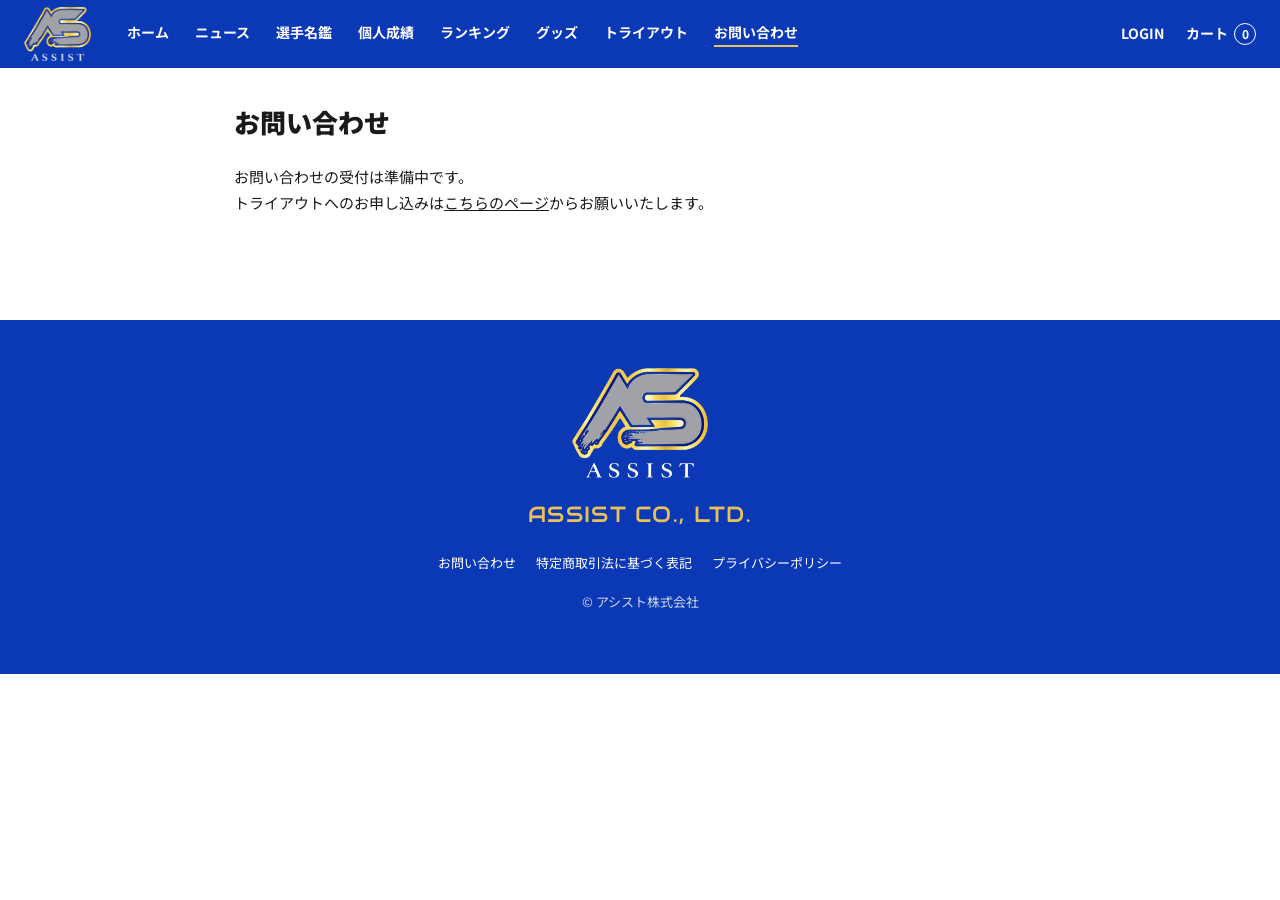
<file: contact.html>
<!doctype html><html lang="ja"><head><meta charset="utf-8"><meta name="viewport" content="width=device-width,initial-scale=1"><title>アシスト株式会社</title><link rel="icon" type="image/png" href="assets/favicon.png"><link rel="apple-touch-icon" href="assets/apple-touch-icon.png"><meta property="og:title" content="アシスト株式会社"><meta property="og:image" content="assets/ogp.jpg"><meta property="og:type" content="website">
<link rel="preconnect" href="https://fonts.googleapis.com"><link href="https://fonts.googleapis.com/css2?family=Audiowide&family=Noto+Sans+JP:wght@400;500;700;900&display=swap" rel="stylesheet">
<meta name="robots" content="noindex"><link rel="stylesheet" href="style.css?v=1791884752"></head><body data-page="contact"><div id="app"></div><script>window.__DATA={"members": [{"id": 1, "name": "渡部 翔", "en": "SHO WATANABE", "pos": "捕手", "no": 1, "pit": false, "ht": 178, "wt": 64, "bt": "左投左打", "from": "神奈川県", "g": 25, "pa": 103, "ab": 97, "h": 31, "d2": 3, "hr": 2, "rbi": 14, "r": 17, "e": 1, "so": 18, "bb": 6, "sb": 0, "pg": 0, "outs": 0, "er": 0, "pso": 0, "pbb": 0, "ph": 0, "w": 0, "l": 0, "avg": 0.32, "obp": 0.359, "slg": 0.412, "ops": 0.771, "ip": "0", "era": null}, {"id": 2, "name": "鈴木 航", "en": "WATARU SUZUKI", "pos": "一塁手", "no": 2, "pit": false, "ht": 186, "wt": 71, "bt": "右投右打", "from": "栃木県", "g": 24, "pa": 98, "ab": 95, "h": 37, "d2": 9, "hr": 1, "rbi": 21, "r": 17, "e": 2, "so": 10, "bb": 3, "sb": 1, "pg": 0, "outs": 0, "er": 0, "pso": 0, "pbb": 0, "ph": 0, "w": 0, "l": 0, "avg": 0.389, "obp": 0.408, "slg": 0.516, "ops": 0.924, "ip": "0", "era": null}, {"id": 3, "name": "田中 拓海", "en": "TAKUMI TANAKA", "pos": "二塁手", "no": 3, "pit": false, "ht": 181, "wt": 64, "bt": "右投右打", "from": "群馬県", "g": 27, "pa": 106, "ab": 104, "h": 44, "d2": 9, "hr": 6, "rbi": 14, "r": 8, "e": 2, "so": 10, "bb": 2, "sb": 4, "pg": 0, "outs": 0, "er": 0, "pso": 0, "pbb": 0, "ph": 0, "w": 0, "l": 0, "avg": 0.423, "obp": 0.434, "slg": 0.683, "ops": 1.117, "ip": "0", "era": null}, {"id": 4, "name": "佐藤 颯太", "en": "SOTA SATO", "pos": "三塁手", "no": 4, "pit": false, "ht": 181, "wt": 78, "bt": "右投右打", "from": "千葉県", "g": 25, "pa": 103, "ab": 101, "h": 38, "d2": 8, "hr": 3, "rbi": 15, "r": 13, "e": 0, "so": 12, "bb": 2, "sb": 3, "pg": 0, "outs": 0, "er": 0, "pso": 0, "pbb": 0, "ph": 0, "w": 0, "l": 0, "avg": 0.376, "obp": 0.388, "slg": 0.545, "ops": 0.933, "ip": "0", "era": null}, {"id": 5, "name": "井上 朝陽", "en": "ASAHI INOUE", "pos": "遊撃手", "no": 5, "pit": false, "ht": 181, "wt": 80, "bt": "右投右打", "from": "群馬県", "g": 26, "pa": 103, "ab": 99, "h": 34, "d2": 9, "hr": 0, "rbi": 14, "r": 14, "e": 1, "so": 7, "bb": 4, "sb": 0, "pg": 0, "outs": 0, "er": 0, "pso": 0, "pbb": 0, "ph": 0, "w": 0, "l": 0, "avg": 0.343, "obp": 0.369, "slg": 0.434, "ops": 0.803, "ip": "0", "era": null}, {"id": 6, "name": "伊藤 凌", "en": "RYO ITO", "pos": "左翼手", "no": 6, "pit": false, "ht": 175, "wt": 86, "bt": "右投左打", "from": "栃木県", "g": 24, "pa": 101, "ab": 97, "h": 17, "d2": 6, "hr": 1, "rbi": 10, "r": 16, "e": 0, "so": 14, "bb": 4, "sb": 1, "pg": 0, "outs": 0, "er": 0, "pso": 0, "pbb": 0, "ph": 0, "w": 0, "l": 0, "avg": 0.175, "obp": 0.208, "slg": 0.268, "ops": 0.476, "ip": "0", "era": null}, {"id": 7, "name": "山口 大輝", "en": "DAIKI YAMAGUCHI", "pos": "中堅手", "no": 7, "pit": false, "ht": 171, "wt": 84, "bt": "右投右打", "from": "千葉県", "g": 23, "pa": 91, "ab": 88, "h": 25, "d2": 3, "hr": 3, "rbi": 14, "r": 11, "e": 0, "so": 8, "bb": 3, "sb": 3, "pg": 0, "outs": 0, "er": 0, "pso": 0, "pbb": 0, "ph": 0, "w": 0, "l": 0, "avg": 0.284, "obp": 0.308, "slg": 0.42, "ops": 0.728, "ip": "0", "era": null}, {"id": 8, "name": "中村 陽斗", "en": "HARUTO NAKAMURA", "pos": "右翼手", "no": 8, "pit": false, "ht": 171, "wt": 82, "bt": "右投右打", "from": "茨城県", "g": 25, "pa": 105, "ab": 99, "h": 32, "d2": 6, "hr": 4, "rbi": 29, "r": 16, "e": 0, "so": 11, "bb": 6, "sb": 2, "pg": 0, "outs": 0, "er": 0, "pso": 0, "pbb": 0, "ph": 0, "w": 0, "l": 0, "avg": 0.323, "obp": 0.362, "slg": 0.505, "ops": 0.867, "ip": "0", "era": null}, {"id": 9, "name": "斎藤 奏太", "en": "SOTA SAITO", "pos": "指名打者", "no": 9, "pit": false, "ht": 185, "wt": 70, "bt": "右投右打", "from": "茨城県", "g": 25, "pa": 104, "ab": 100, "h": 43, "d2": 7, "hr": 1, "rbi": 10, "r": 18, "e": 0, "so": 11, "bb": 4, "sb": 1, "pg": 0, "outs": 0, "er": 0, "pso": 0, "pbb": 0, "ph": 0, "w": 0, "l": 0, "avg": 0.43, "obp": 0.452, "slg": 0.53, "ops": 0.982, "ip": "0", "era": null}, {"id": 10, "name": "山本 悠真", "en": "YUMA YAMAMOTO", "pos": "内野手", "no": 10, "pit": false, "ht": 184, "wt": 84, "bt": "右投右打", "from": "栃木県", "g": 14, "pa": 57, "ab": 56, "h": 21, "d2": 3, "hr": 3, "rbi": 7, "r": 12, "e": 2, "so": 5, "bb": 1, "sb": 1, "pg": 0, "outs": 0, "er": 0, "pso": 0, "pbb": 0, "ph": 0, "w": 0, "l": 0, "avg": 0.375, "obp": 0.386, "slg": 0.589, "ops": 0.975, "ip": "0", "era": null}, {"id": 11, "name": "小林 涼介", "en": "RYOSUKE KOBAYASHI", "pos": "外野手", "no": 11, "pit": false, "ht": 177, "wt": 70, "bt": "右投右打", "from": "埼玉県", "g": 17, "pa": 68, "ab": 65, "h": 19, "d2": 6, "hr": 4, "rbi": 13, "r": 13, "e": 2, "so": 14, "bb": 3, "sb": 1, "pg": 0, "outs": 0, "er": 0, "pso": 0, "pbb": 0, "ph": 0, "w": 0, "l": 0, "avg": 0.292, "obp": 0.324, "slg": 0.569, "ops": 0.893, "ip": "0", "era": null}, {"id": 12, "name": "松本 蒼", "en": "AO MATSUMOTO", "pos": "外野手", "no": 14, "pit": false, "ht": 182, "wt": 78, "bt": "右投右打", "from": "神奈川県", "g": 15, "pa": 69, "ab": 63, "h": 22, "d2": 9, "hr": 0, "rbi": 9, "r": 8, "e": 1, "so": 9, "bb": 6, "sb": 0, "pg": 0, "outs": 0, "er": 0, "pso": 0, "pbb": 0, "ph": 0, "w": 0, "l": 0, "avg": 0.349, "obp": 0.406, "slg": 0.492, "ops": 0.898, "ip": "0", "era": null}, {"id": 13, "name": "加藤 駿", "en": "SHUN KATO", "pos": "投手", "no": 17, "pit": true, "ht": 183, "wt": 76, "bt": "右投右打", "from": "栃木県", "g": 0, "pa": 0, "ab": 0, "h": 0, "d2": 0, "hr": 0, "rbi": 0, "r": 0, "e": 0, "so": 0, "bb": 0, "sb": 0, "pg": 7, "outs": 84, "er": 6, "pso": 21, "pbb": 7, "ph": 37, "w": 1, "l": 0, "avg": 0, "obp": 0, "slg": 0, "ops": 0, "ip": "28", "era": 1.93}, {"id": 14, "name": "林 健太", "en": "KENTA HAYASHI", "pos": "投手", "no": 18, "pit": true, "ht": 169, "wt": 71, "bt": "左投左打", "from": "千葉県", "g": 0, "pa": 0, "ab": 0, "h": 0, "d2": 0, "hr": 0, "rbi": 0, "r": 0, "e": 0, "so": 0, "bb": 0, "sb": 0, "pg": 11, "outs": 153, "er": 26, "pso": 47, "pbb": 22, "ph": 50, "w": 4, "l": 2, "avg": 0, "obp": 0, "slg": 0, "ops": 0, "ip": "51", "era": 4.59}, {"id": 15, "name": "木村 湊", "en": "MINATO KIMURA", "pos": "投手", "no": 19, "pit": true, "ht": 184, "wt": 70, "bt": "右投右打", "from": "東京都", "g": 0, "pa": 0, "ab": 0, "h": 0, "d2": 0, "hr": 0, "rbi": 0, "r": 0, "e": 0, "so": 0, "bb": 0, "sb": 0, "pg": 15, "outs": 213, "er": 28, "pso": 66, "pbb": 26, "ph": 62, "w": 5, "l": 1, "avg": 0, "obp": 0, "slg": 0, "ops": 0, "ip": "71", "era": 3.55}, {"id": 16, "name": "清水 優", "en": "YU SHIMIZU", "pos": "投手", "no": 21, "pit": true, "ht": 183, "wt": 64, "bt": "左投左打", "from": "千葉県", "g": 0, "pa": 0, "ab": 0, "h": 0, "d2": 0, "hr": 0, "rbi": 0, "r": 0, "e": 0, "so": 0, "bb": 0, "sb": 0, "pg": 11, "outs": 129, "er": 26, "pso": 35, "pbb": 16, "ph": 40, "w": 1, "l": 1, "avg": 0, "obp": 0, "slg": 0, "ops": 0, "ip": "43", "era": 5.44}, {"id": 17, "name": "吉田 隼人", "en": "HAYATO YOSHIDA", "pos": "投手", "no": 22, "pit": true, "ht": 181, "wt": 66, "bt": "右投右打", "from": "埼玉県", "g": 0, "pa": 0, "ab": 0, "h": 0, "d2": 0, "hr": 0, "rbi": 0, "r": 0, "e": 0, "so": 0, "bb": 0, "sb": 0, "pg": 11, "outs": 168, "er": 28, "pso": 49, "pbb": 20, "ph": 48, "w": 3, "l": 4, "avg": 0, "obp": 0, "slg": 0, "ops": 0, "ip": "56", "era": 4.5}, {"id": 18, "name": "高橋 蓮", "en": "REN TAKAHASHI", "pos": "投手", "no": 23, "pit": true, "ht": 185, "wt": 64, "bt": "右投左打", "from": "東京都", "g": 0, "pa": 0, "ab": 0, "h": 0, "d2": 0, "hr": 0, "rbi": 0, "r": 0, "e": 0, "so": 0, "bb": 0, "sb": 0, "pg": 5, "outs": 63, "er": 10, "pso": 18, "pbb": 6, "ph": 20, "w": 2, "l": 0, "avg": 0, "obp": 0, "slg": 0, "ops": 0, "ip": "21", "era": 4.29}], "games": [{"date": "2026-09-27", "opp": "所沢ライオンズクラブ", "us": 5, "them": 2, "lines": [{"name": "中村 陽斗", "pa": 5, "ab": 5, "h": 1, "d2": 0, "hr": 0, "bb": 0, "so": 0, "sb": 0, "e": 0, "rbi": 2, "r": 0}, {"name": "佐藤 颯太", "pa": 4, "ab": 4, "h": 2, "d2": 0, "hr": 1, "bb": 0, "so": 0, "sb": 0, "e": 0, "rbi": 1, "r": 1}, {"name": "伊藤 凌", "pa": 5, "ab": 5, "h": 0, "d2": 0, "hr": 0, "bb": 0, "so": 2, "sb": 0, "e": 0, "rbi": 0, "r": 0}, {"name": "井上 朝陽", "pa": 4, "ab": 4, "h": 2, "d2": 1, "hr": 0, "bb": 0, "so": 0, "sb": 0, "e": 0, "rbi": 0, "r": 0}, {"name": "田中 拓海", "pa": 4, "ab": 4, "h": 1, "d2": 0, "hr": 0, "bb": 0, "so": 0, "sb": 0, "e": 0, "rbi": 0, "r": 0}, {"name": "渡部 翔", "pa": 3, "ab": 3, "h": 2, "d2": 0, "hr": 0, "bb": 0, "so": 1, "sb": 0, "e": 0, "rbi": 1, "r": 0}, {"name": "鈴木 航", "pa": 3, "ab": 3, "h": 1, "d2": 0, "hr": 0, "bb": 0, "so": 1, "sb": 0, "e": 0, "rbi": 2, "r": 4}, {"name": "山口 大輝", "pa": 4, "ab": 4, "h": 1, "d2": 0, "hr": 0, "bb": 0, "so": 0, "sb": 0, "e": 0, "rbi": 0, "r": 1}, {"name": "斎藤 奏太", "pa": 4, "ab": 4, "h": 0, "d2": 0, "hr": 0, "bb": 0, "so": 0, "sb": 0, "e": 0, "rbi": 0, "r": 0}], "pitch": [{"name": "吉田 隼人", "outs": 21, "er": 2, "so": 4, "bb": 0, "h": 5, "dec": "W"}, {"name": "木村 湊", "outs": 6, "er": 0, "so": 4, "bb": 1, "h": 3, "dec": ""}], "id": 30}, {"date": "2026-09-21", "opp": "大宮グリーンリーフ", "us": 6, "them": 6, "lines": [{"name": "井上 朝陽", "pa": 3, "ab": 3, "h": 2, "d2": 1, "hr": 0, "bb": 0, "so": 0, "sb": 0, "e": 0, "rbi": 1, "r": 1}, {"name": "佐藤 颯太", "pa": 5, "ab": 5, "h": 2, "d2": 0, "hr": 0, "bb": 0, "so": 1, "sb": 0, "e": 0, "rbi": 1, "r": 3}, {"name": "山口 大輝", "pa": 5, "ab": 4, "h": 1, "d2": 0, "hr": 0, "bb": 1, "so": 0, "sb": 1, "e": 0, "rbi": 3, "r": 0}, {"name": "山本 悠真", "pa": 4, "ab": 4, "h": 2, "d2": 0, "hr": 0, "bb": 0, "so": 0, "sb": 0, "e": 0, "rbi": 0, "r": 1}, {"name": "中村 陽斗", "pa": 4, "ab": 4, "h": 1, "d2": 1, "hr": 0, "bb": 0, "so": 1, "sb": 0, "e": 0, "rbi": 1, "r": 1}, {"name": "田中 拓海", "pa": 4, "ab": 4, "h": 2, "d2": 0, "hr": 0, "bb": 0, "so": 1, "sb": 0, "e": 0, "rbi": 0, "r": 0}, {"name": "斎藤 奏太", "pa": 4, "ab": 4, "h": 0, "d2": 0, "hr": 0, "bb": 0, "so": 0, "sb": 0, "e": 0, "rbi": 0, "r": 0}, {"name": "鈴木 航", "pa": 4, "ab": 4, "h": 2, "d2": 1, "hr": 0, "bb": 0, "so": 1, "sb": 0, "e": 0, "rbi": 0, "r": 0}, {"name": "小林 涼介", "pa": 4, "ab": 4, "h": 0, "d2": 0, "hr": 0, "bb": 0, "so": 2, "sb": 0, "e": 0, "rbi": 0, "r": 0}], "pitch": [{"name": "木村 湊", "outs": 21, "er": 5, "so": 4, "bb": 0, "h": 8, "dec": ""}, {"name": "高橋 蓮", "outs": 6, "er": 1, "so": 0, "bb": 0, "h": 2, "dec": ""}], "id": 29}, {"date": "2026-09-15", "opp": "浦和ストームズ", "us": 2, "them": 2, "lines": [{"name": "伊藤 凌", "pa": 5, "ab": 4, "h": 0, "d2": 0, "hr": 0, "bb": 1, "so": 3, "sb": 0, "e": 0, "rbi": 0, "r": 0}, {"name": "松本 蒼", "pa": 4, "ab": 4, "h": 1, "d2": 0, "hr": 0, "bb": 0, "so": 0, "sb": 0, "e": 1, "rbi": 0, "r": 0}, {"name": "井上 朝陽", "pa": 3, "ab": 3, "h": 1, "d2": 1, "hr": 0, "bb": 0, "so": 0, "sb": 0, "e": 0, "rbi": 0, "r": 1}, {"name": "中村 陽斗", "pa": 4, "ab": 4, "h": 2, "d2": 0, "hr": 2, "bb": 0, "so": 1, "sb": 0, "e": 0, "rbi": 2, "r": 2}, {"name": "田中 拓海", "pa": 5, "ab": 4, "h": 2, "d2": 0, "hr": 0, "bb": 1, "so": 0, "sb": 1, "e": 1, "rbi": 1, "r": 0}, {"name": "鈴木 航", "pa": 4, "ab": 4, "h": 0, "d2": 0, "hr": 0, "bb": 0, "so": 1, "sb": 0, "e": 0, "rbi": 0, "r": 0}, {"name": "小林 涼介", "pa": 4, "ab": 4, "h": 1, "d2": 1, "hr": 0, "bb": 0, "so": 2, "sb": 1, "e": 0, "rbi": 1, "r": 1}, {"name": "斎藤 奏太", "pa": 3, "ab": 3, "h": 0, "d2": 0, "hr": 0, "bb": 0, "so": 0, "sb": 0, "e": 0, "rbi": 0, "r": 0}, {"name": "佐藤 颯太", "pa": 4, "ab": 4, "h": 2, "d2": 1, "hr": 0, "bb": 0, "so": 0, "sb": 0, "e": 0, "rbi": 0, "r": 0}], "pitch": [{"name": "加藤 駿", "outs": 15, "er": 1, "so": 8, "bb": 0, "h": 8, "dec": ""}, {"name": "木村 湊", "outs": 12, "er": 1, "so": 3, "bb": 1, "h": 3, "dec": ""}], "id": 28}, {"date": "2026-09-09", "opp": "川越レッドスターズ", "us": 5, "them": 2, "lines": [{"name": "井上 朝陽", "pa": 4, "ab": 4, "h": 0, "d2": 0, "hr": 0, "bb": 0, "so": 0, "sb": 0, "e": 0, "rbi": 0, "r": 0}, {"name": "渡部 翔", "pa": 5, "ab": 4, "h": 1, "d2": 0, "hr": 0, "bb": 1, "so": 1, "sb": 0, "e": 0, "rbi": 0, "r": 1}, {"name": "中村 陽斗", "pa": 4, "ab": 4, "h": 1, "d2": 1, "hr": 0, "bb": 0, "so": 2, "sb": 0, "e": 0, "rbi": 3, "r": 0}, {"name": "斎藤 奏太", "pa": 5, "ab": 5, "h": 5, "d2": 1, "hr": 0, "bb": 0, "so": 0, "sb": 0, "e": 0, "rbi": 2, "r": 2}, {"name": "佐藤 颯太", "pa": 4, "ab": 4, "h": 0, "d2": 0, "hr": 0, "bb": 0, "so": 0, "sb": 0, "e": 0, "rbi": 0, "r": 0}, {"name": "田中 拓海", "pa": 5, "ab": 5, "h": 0, "d2": 0, "hr": 0, "bb": 0, "so": 0, "sb": 0, "e": 0, "rbi": 0, "r": 0}, {"name": "鈴木 航", "pa": 4, "ab": 4, "h": 2, "d2": 0, "hr": 0, "bb": 0, "so": 0, "sb": 0, "e": 0, "rbi": 0, "r": 0}, {"name": "山口 大輝", "pa": 4, "ab": 4, "h": 1, "d2": 0, "hr": 0, "bb": 0, "so": 1, "sb": 0, "e": 0, "rbi": 0, "r": 0}, {"name": "小林 涼介", "pa": 3, "ab": 3, "h": 2, "d2": 2, "hr": 0, "bb": 0, "so": 0, "sb": 0, "e": 0, "rbi": 0, "r": 2}], "pitch": [{"name": "木村 湊", "outs": 15, "er": 1, "so": 5, "bb": 1, "h": 7, "dec": "W"}, {"name": "吉田 隼人", "outs": 12, "er": 1, "so": 3, "bb": 1, "h": 3, "dec": ""}], "id": 27}, {"date": "2026-09-03", "opp": "北斗ファルコンズ", "us": 5, "them": 6, "lines": [{"name": "鈴木 航", "pa": 5, "ab": 5, "h": 2, "d2": 0, "hr": 0, "bb": 0, "so": 0, "sb": 0, "e": 0, "rbi": 0, "r": 0}, {"name": "松本 蒼", "pa": 4, "ab": 3, "h": 0, "d2": 0, "hr": 0, "bb": 1, "so": 0, "sb": 0, "e": 0, "rbi": 0, "r": 0}, {"name": "中村 陽斗", "pa": 4, "ab": 4, "h": 1, "d2": 1, "hr": 0, "bb": 0, "so": 0, "sb": 0, "e": 0, "rbi": 1, "r": 0}, {"name": "田中 拓海", "pa": 4, "ab": 4, "h": 2, "d2": 1, "hr": 1, "bb": 0, "so": 0, "sb": 1, "e": 0, "rbi": 1, "r": 1}, {"name": "井上 朝陽", "pa": 5, "ab": 5, "h": 2, "d2": 1, "hr": 0, "bb": 0, "so": 0, "sb": 0, "e": 0, "rbi": 0, "r": 0}, {"name": "小林 涼介", "pa": 4, "ab": 4, "h": 0, "d2": 0, "hr": 0, "bb": 0, "so": 2, "sb": 0, "e": 0, "rbi": 0, "r": 0}, {"name": "斎藤 奏太", "pa": 4, "ab": 4, "h": 3, "d2": 0, "hr": 1, "bb": 0, "so": 0, "sb": 0, "e": 0, "rbi": 1, "r": 1}, {"name": "佐藤 颯太", "pa": 4, "ab": 4, "h": 3, "d2": 1, "hr": 1, "bb": 0, "so": 1, "sb": 1, "e": 0, "rbi": 1, "r": 1}, {"name": "伊藤 凌", "pa": 4, "ab": 4, "h": 1, "d2": 0, "hr": 0, "bb": 0, "so": 2, "sb": 0, "e": 0, "rbi": 2, "r": 2}], "pitch": [{"name": "吉田 隼人", "outs": 15, "er": 3, "so": 8, "bb": 1, "h": 5, "dec": "L"}, {"name": "清水 優", "outs": 12, "er": 3, "so": 0, "bb": 0, "h": 1, "dec": ""}], "id": 26}, {"date": "2026-08-28", "opp": "青葉ブルーサンズ", "us": 3, "them": 2, "lines": [{"name": "斎藤 奏太", "pa": 4, "ab": 4, "h": 2, "d2": 0, "hr": 0, "bb": 0, "so": 1, "sb": 0, "e": 0, "rbi": 0, "r": 0}, {"name": "伊藤 凌", "pa": 4, "ab": 4, "h": 0, "d2": 0, "hr": 0, "bb": 0, "so": 0, "sb": 0, "e": 0, "rbi": 0, "r": 0}, {"name": "井上 朝陽", "pa": 4, "ab": 4, "h": 0, "d2": 0, "hr": 0, "bb": 0, "so": 0, "sb": 0, "e": 0, "rbi": 0, "r": 0}, {"name": "中村 陽斗", "pa": 4, "ab": 3, "h": 1, "d2": 1, "hr": 0, "bb": 1, "so": 1, "sb": 0, "e": 0, "rbi": 1, "r": 0}, {"name": "山口 大輝", "pa": 3, "ab": 3, "h": 0, "d2": 0, "hr": 0, "bb": 0, "so": 0, "sb": 0, "e": 0, "rbi": 0, "r": 0}, {"name": "小林 涼介", "pa": 4, "ab": 4, "h": 2, "d2": 1, "hr": 0, "bb": 0, "so": 1, "sb": 0, "e": 0, "rbi": 0, "r": 2}, {"name": "佐藤 颯太", "pa": 4, "ab": 4, "h": 1, "d2": 0, "hr": 0, "bb": 0, "so": 3, "sb": 0, "e": 0, "rbi": 1, "r": 1}, {"name": "松本 蒼", "pa": 5, "ab": 5, "h": 0, "d2": 0, "hr": 0, "bb": 0, "so": 2, "sb": 0, "e": 0, "rbi": 0, "r": 0}, {"name": "山本 悠真", "pa": 5, "ab": 5, "h": 2, "d2": 0, "hr": 0, "bb": 0, "so": 0, "sb": 0, "e": 0, "rbi": 1, "r": 0}], "pitch": [{"name": "木村 湊", "outs": 15, "er": 1, "so": 4, "bb": 4, "h": 3, "dec": "W"}, {"name": "吉田 隼人", "outs": 12, "er": 1, "so": 4, "bb": 0, "h": 3, "dec": ""}], "id": 25}, {"date": "2026-08-22", "opp": "草加ホークス", "us": 6, "them": 2, "lines": [{"name": "中村 陽斗", "pa": 4, "ab": 4, "h": 1, "d2": 0, "hr": 0, "bb": 0, "so": 0, "sb": 0, "e": 0, "rbi": 2, "r": 0}, {"name": "小林 涼介", "pa": 4, "ab": 4, "h": 0, "d2": 0, "hr": 0, "bb": 0, "so": 1, "sb": 0, "e": 0, "rbi": 0, "r": 0}, {"name": "佐藤 颯太", "pa": 4, "ab": 4, "h": 1, "d2": 0, "hr": 0, "bb": 0, "so": 1, "sb": 0, "e": 0, "rbi": 0, "r": 0}, {"name": "渡部 翔", "pa": 4, "ab": 4, "h": 2, "d2": 1, "hr": 0, "bb": 0, "so": 1, "sb": 0, "e": 0, "rbi": 0, "r": 1}, {"name": "井上 朝陽", "pa": 4, "ab": 4, "h": 1, "d2": 0, "hr": 0, "bb": 0, "so": 1, "sb": 0, "e": 0, "rbi": 0, "r": 2}, {"name": "山本 悠真", "pa": 4, "ab": 4, "h": 0, "d2": 0, "hr": 0, "bb": 0, "so": 2, "sb": 0, "e": 0, "rbi": 0, "r": 0}, {"name": "伊藤 凌", "pa": 5, "ab": 5, "h": 1, "d2": 0, "hr": 0, "bb": 0, "so": 2, "sb": 0, "e": 0, "rbi": 0, "r": 1}, {"name": "田中 拓海", "pa": 3, "ab": 3, "h": 2, "d2": 1, "hr": 1, "bb": 0, "so": 0, "sb": 1, "e": 0, "rbi": 1, "r": 1}, {"name": "鈴木 航", "pa": 4, "ab": 4, "h": 2, "d2": 0, "hr": 0, "bb": 0, "so": 0, "sb": 0, "e": 0, "rbi": 3, "r": 1}], "pitch": [{"name": "林 健太", "outs": 18, "er": 1, "so": 10, "bb": 3, "h": 8, "dec": "W"}, {"name": "木村 湊", "outs": 9, "er": 1, "so": 4, "bb": 1, "h": 0, "dec": ""}], "id": 24}, {"date": "2026-08-16", "opp": "上尾ベアーズ", "us": 0, "them": 8, "lines": [{"name": "山口 大輝", "pa": 4, "ab": 4, "h": 0, "d2": 0, "hr": 0, "bb": 0, "so": 0, "sb": 0, "e": 0, "rbi": 0, "r": 0}, {"name": "中村 陽斗", "pa": 4, "ab": 4, "h": 3, "d2": 0, "hr": 0, "bb": 0, "so": 0, "sb": 0, "e": 0, "rbi": 0, "r": 0}, {"name": "渡部 翔", "pa": 4, "ab": 4, "h": 1, "d2": 0, "hr": 0, "bb": 0, "so": 0, "sb": 0, "e": 0, "rbi": 0, "r": 0}, {"name": "佐藤 颯太", "pa": 5, "ab": 4, "h": 1, "d2": 0, "hr": 0, "bb": 1, "so": 1, "sb": 0, "e": 0, "rbi": 0, "r": 0}, {"name": "松本 蒼", "pa": 6, "ab": 5, "h": 3, "d2": 2, "hr": 0, "bb": 1, "so": 1, "sb": 0, "e": 0, "rbi": 0, "r": 0}, {"name": "田中 拓海", "pa": 4, "ab": 4, "h": 3, "d2": 0, "hr": 0, "bb": 0, "so": 0, "sb": 0, "e": 1, "rbi": 0, "r": 0}, {"name": "鈴木 航", "pa": 4, "ab": 4, "h": 1, "d2": 0, "hr": 0, "bb": 0, "so": 1, "sb": 0, "e": 0, "rbi": 0, "r": 0}, {"name": "斎藤 奏太", "pa": 5, "ab": 4, "h": 3, "d2": 2, "hr": 0, "bb": 1, "so": 1, "sb": 0, "e": 0, "rbi": 0, "r": 0}, {"name": "山本 悠真", "pa": 4, "ab": 4, "h": 1, "d2": 0, "hr": 0, "bb": 0, "so": 1, "sb": 0, "e": 0, "rbi": 0, "r": 0}], "pitch": [{"name": "吉田 隼人", "outs": 15, "er": 4, "so": 5, "bb": 1, "h": 7, "dec": "L"}, {"name": "木村 湊", "outs": 12, "er": 4, "so": 1, "bb": 0, "h": 1, "dec": ""}], "id": 23}, {"date": "2026-08-10", "opp": "所沢ライオンズクラブ", "us": 9, "them": 8, "lines": [{"name": "鈴木 航", "pa": 4, "ab": 4, "h": 2, "d2": 1, "hr": 0, "bb": 0, "so": 1, "sb": 1, "e": 1, "rbi": 2, "r": 1}, {"name": "山本 悠真", "pa": 4, "ab": 4, "h": 1, "d2": 0, "hr": 0, "bb": 0, "so": 0, "sb": 0, "e": 0, "rbi": 1, "r": 1}, {"name": "中村 陽斗", "pa": 5, "ab": 4, "h": 0, "d2": 0, "hr": 0, "bb": 1, "so": 2, "sb": 0, "e": 0, "rbi": 0, "r": 1}, {"name": "松本 蒼", "pa": 5, "ab": 4, "h": 2, "d2": 2, "hr": 0, "bb": 1, "so": 2, "sb": 0, "e": 0, "rbi": 2, "r": 2}, {"name": "斎藤 奏太", "pa": 5, "ab": 5, "h": 4, "d2": 0, "hr": 0, "bb": 0, "so": 0, "sb": 0, "e": 0, "rbi": 2, "r": 1}, {"name": "渡部 翔", "pa": 4, "ab": 4, "h": 2, "d2": 0, "hr": 0, "bb": 0, "so": 0, "sb": 0, "e": 0, "rbi": 1, "r": 0}, {"name": "山口 大輝", "pa": 3, "ab": 3, "h": 2, "d2": 0, "hr": 0, "bb": 0, "so": 0, "sb": 0, "e": 0, "rbi": 0, "r": 1}, {"name": "田中 拓海", "pa": 5, "ab": 4, "h": 3, "d2": 0, "hr": 0, "bb": 1, "so": 0, "sb": 0, "e": 0, "rbi": 0, "r": 2}, {"name": "小林 涼介", "pa": 5, "ab": 5, "h": 2, "d2": 0, "hr": 0, "bb": 0, "so": 1, "sb": 0, "e": 0, "rbi": 1, "r": 0}], "pitch": [{"name": "清水 優", "outs": 18, "er": 5, "so": 5, "bb": 4, "h": 9, "dec": "W"}, {"name": "林 健太", "outs": 9, "er": 3, "so": 4, "bb": 2, "h": 4, "dec": ""}], "id": 22}, {"date": "2026-08-04", "opp": "大宮グリーンリーフ", "us": 3, "them": 3, "lines": [{"name": "渡部 翔", "pa": 5, "ab": 5, "h": 1, "d2": 0, "hr": 0, "bb": 0, "so": 1, "sb": 0, "e": 0, "rbi": 0, "r": 0}, {"name": "鈴木 航", "pa": 3, "ab": 3, "h": 2, "d2": 1, "hr": 0, "bb": 0, "so": 1, "sb": 0, "e": 0, "rbi": 1, "r": 0}, {"name": "田中 拓海", "pa": 3, "ab": 3, "h": 1, "d2": 0, "hr": 0, "bb": 0, "so": 0, "sb": 0, "e": 0, "rbi": 0, "r": 0}, {"name": "佐藤 颯太", "pa": 4, "ab": 4, "h": 3, "d2": 1, "hr": 0, "bb": 0, "so": 1, "sb": 0, "e": 0, "rbi": 1, "r": 0}, {"name": "井上 朝陽", "pa": 3, "ab": 3, "h": 2, "d2": 1, "hr": 0, "bb": 0, "so": 0, "sb": 0, "e": 0, "rbi": 0, "r": 1}, {"name": "伊藤 凌", "pa": 4, "ab": 4, "h": 1, "d2": 0, "hr": 0, "bb": 0, "so": 0, "sb": 0, "e": 0, "rbi": 0, "r": 1}, {"name": "山口 大輝", "pa": 5, "ab": 5, "h": 1, "d2": 0, "hr": 0, "bb": 0, "so": 0, "sb": 0, "e": 0, "rbi": 1, "r": 0}, {"name": "中村 陽斗", "pa": 5, "ab": 5, "h": 0, "d2": 0, "hr": 0, "bb": 0, "so": 0, "sb": 0, "e": 0, "rbi": 0, "r": 0}, {"name": "斎藤 奏太", "pa": 4, "ab": 4, "h": 1, "d2": 0, "hr": 0, "bb": 0, "so": 0, "sb": 0, "e": 0, "rbi": 0, "r": 1}], "pitch": [{"name": "木村 湊", "outs": 18, "er": 2, "so": 9, "bb": 4, "h": 3, "dec": ""}, {"name": "吉田 隼人", "outs": 9, "er": 1, "so": 4, "bb": 2, "h": 0, "dec": ""}], "id": 21}, {"date": "2026-07-25", "opp": "浦和ストームズ", "us": 11, "them": 5, "lines": [{"name": "渡部 翔", "pa": 3, "ab": 3, "h": 1, "d2": 0, "hr": 0, "bb": 0, "so": 2, "sb": 0, "e": 0, "rbi": 3, "r": 1}, {"name": "鈴木 航", "pa": 5, "ab": 4, "h": 2, "d2": 1, "hr": 0, "bb": 1, "so": 0, "sb": 0, "e": 0, "rbi": 2, "r": 3}, {"name": "田中 拓海", "pa": 5, "ab": 5, "h": 4, "d2": 2, "hr": 1, "bb": 0, "so": 0, "sb": 0, "e": 0, "rbi": 1, "r": 1}, {"name": "佐藤 颯太", "pa": 4, "ab": 4, "h": 0, "d2": 0, "hr": 0, "bb": 0, "so": 0, "sb": 0, "e": 0, "rbi": 0, "r": 0}, {"name": "井上 朝陽", "pa": 4, "ab": 4, "h": 2, "d2": 0, "hr": 0, "bb": 0, "so": 0, "sb": 0, "e": 1, "rbi": 4, "r": 0}, {"name": "伊藤 凌", "pa": 4, "ab": 3, "h": 0, "d2": 0, "hr": 0, "bb": 1, "so": 0, "sb": 0, "e": 0, "rbi": 0, "r": 0}, {"name": "山口 大輝", "pa": 4, "ab": 4, "h": 2, "d2": 1, "hr": 1, "bb": 0, "so": 0, "sb": 0, "e": 0, "rbi": 1, "r": 3}, {"name": "中村 陽斗", "pa": 4, "ab": 3, "h": 1, "d2": 1, "hr": 0, "bb": 1, "so": 0, "sb": 1, "e": 0, "rbi": 1, "r": 0}, {"name": "斎藤 奏太", "pa": 4, "ab": 4, "h": 1, "d2": 0, "hr": 0, "bb": 0, "so": 1, "sb": 0, "e": 0, "rbi": 0, "r": 3}], "pitch": [{"name": "林 健太", "outs": 21, "er": 5, "so": 9, "bb": 2, "h": 4, "dec": "W"}, {"name": "高橋 蓮", "outs": 6, "er": 0, "so": 4, "bb": 1, "h": 2, "dec": ""}], "id": 20}, {"date": "2026-07-19", "opp": "川越レッドスターズ", "us": 5, "them": 0, "lines": [{"name": "渡部 翔", "pa": 4, "ab": 4, "h": 0, "d2": 0, "hr": 0, "bb": 0, "so": 1, "sb": 0, "e": 0, "rbi": 0, "r": 0}, {"name": "鈴木 航", "pa": 4, "ab": 4, "h": 4, "d2": 2, "hr": 0, "bb": 0, "so": 0, "sb": 0, "e": 0, "rbi": 0, "r": 1}, {"name": "田中 拓海", "pa": 4, "ab": 4, "h": 0, "d2": 0, "hr": 0, "bb": 0, "so": 1, "sb": 0, "e": 0, "rbi": 0, "r": 0}, {"name": "佐藤 颯太", "pa": 4, "ab": 4, "h": 3, "d2": 1, "hr": 0, "bb": 0, "so": 0, "sb": 0, "e": 0, "rbi": 2, "r": 1}, {"name": "井上 朝陽", "pa": 4, "ab": 4, "h": 1, "d2": 0, "hr": 0, "bb": 0, "so": 0, "sb": 0, "e": 0, "rbi": 2, "r": 0}, {"name": "伊藤 凌", "pa": 4, "ab": 4, "h": 1, "d2": 0, "hr": 0, "bb": 0, "so": 0, "sb": 0, "e": 0, "rbi": 0, "r": 2}, {"name": "山口 大輝", "pa": 5, "ab": 5, "h": 0, "d2": 0, "hr": 0, "bb": 0, "so": 1, "sb": 0, "e": 0, "rbi": 0, "r": 0}, {"name": "中村 陽斗", "pa": 4, "ab": 4, "h": 2, "d2": 0, "hr": 0, "bb": 0, "so": 1, "sb": 0, "e": 0, "rbi": 0, "r": 0}, {"name": "斎藤 奏太", "pa": 4, "ab": 4, "h": 3, "d2": 1, "hr": 0, "bb": 0, "so": 1, "sb": 0, "e": 0, "rbi": 1, "r": 1}], "pitch": [{"name": "加藤 駿", "outs": 15, "er": 0, "so": 3, "bb": 4, "h": 9, "dec": "W"}, {"name": "高橋 蓮", "outs": 12, "er": 0, "so": 3, "bb": 1, "h": 1, "dec": ""}], "id": 19}, {"date": "2026-07-13", "opp": "北斗ファルコンズ", "us": 5, "them": 3, "lines": [{"name": "斎藤 奏太", "pa": 5, "ab": 4, "h": 1, "d2": 0, "hr": 0, "bb": 1, "so": 1, "sb": 0, "e": 0, "rbi": 0, "r": 1}, {"name": "中村 陽斗", "pa": 4, "ab": 4, "h": 1, "d2": 0, "hr": 0, "bb": 0, "so": 0, "sb": 0, "e": 0, "rbi": 2, "r": 0}, {"name": "井上 朝陽", "pa": 4, "ab": 4, "h": 3, "d2": 1, "hr": 0, "bb": 0, "so": 0, "sb": 0, "e": 0, "rbi": 1, "r": 1}, {"name": "伊藤 凌", "pa": 4, "ab": 4, "h": 0, "d2": 0, "hr": 0, "bb": 0, "so": 1, "sb": 0, "e": 0, "rbi": 0, "r": 0}, {"name": "山本 悠真", "pa": 4, "ab": 3, "h": 2, "d2": 0, "hr": 0, "bb": 1, "so": 0, "sb": 0, "e": 0, "rbi": 0, "r": 1}, {"name": "小林 涼介", "pa": 4, "ab": 4, "h": 0, "d2": 0, "hr": 0, "bb": 0, "so": 0, "sb": 0, "e": 0, "rbi": 0, "r": 0}, {"name": "松本 蒼", "pa": 4, "ab": 4, "h": 3, "d2": 1, "hr": 0, "bb": 0, "so": 1, "sb": 0, "e": 0, "rbi": 1, "r": 0}, {"name": "鈴木 航", "pa": 3, "ab": 3, "h": 1, "d2": 0, "hr": 1, "bb": 0, "so": 0, "sb": 0, "e": 0, "rbi": 1, "r": 2}, {"name": "田中 拓海", "pa": 4, "ab": 4, "h": 0, "d2": 0, "hr": 0, "bb": 0, "so": 1, "sb": 0, "e": 0, "rbi": 0, "r": 0}], "pitch": [{"name": "吉田 隼人", "outs": 15, "er": 2, "so": 9, "bb": 1, "h": 3, "dec": "W"}, {"name": "加藤 駿", "outs": 12, "er": 1, "so": 1, "bb": 0, "h": 2, "dec": ""}], "id": 18}, {"date": "2026-07-07", "opp": "青葉ブルーサンズ", "us": 5, "them": 5, "lines": [{"name": "小林 涼介", "pa": 3, "ab": 3, "h": 1, "d2": 1, "hr": 0, "bb": 0, "so": 0, "sb": 0, "e": 1, "rbi": 0, "r": 1}, {"name": "佐藤 颯太", "pa": 4, "ab": 4, "h": 1, "d2": 0, "hr": 1, "bb": 0, "so": 0, "sb": 0, "e": 0, "rbi": 1, "r": 1}, {"name": "山口 大輝", "pa": 3, "ab": 3, "h": 1, "d2": 0, "hr": 0, "bb": 0, "so": 1, "sb": 0, "e": 0, "rbi": 0, "r": 0}, {"name": "山本 悠真", "pa": 4, "ab": 4, "h": 1, "d2": 0, "hr": 1, "bb": 0, "so": 1, "sb": 0, "e": 0, "rbi": 1, "r": 0}, {"name": "松本 蒼", "pa": 4, "ab": 4, "h": 0, "d2": 0, "hr": 0, "bb": 0, "so": 0, "sb": 0, "e": 0, "rbi": 0, "r": 0}, {"name": "渡部 翔", "pa": 4, "ab": 4, "h": 2, "d2": 0, "hr": 0, "bb": 0, "so": 0, "sb": 0, "e": 0, "rbi": 1, "r": 0}, {"name": "田中 拓海", "pa": 4, "ab": 4, "h": 1, "d2": 1, "hr": 0, "bb": 0, "so": 0, "sb": 0, "e": 0, "rbi": 1, "r": 0}, {"name": "伊藤 凌", "pa": 6, "ab": 5, "h": 1, "d2": 0, "hr": 0, "bb": 1, "so": 0, "sb": 0, "e": 0, "rbi": 1, "r": 0}, {"name": "中村 陽斗", "pa": 5, "ab": 4, "h": 2, "d2": 0, "hr": 0, "bb": 1, "so": 0, "sb": 1, "e": 0, "rbi": 0, "r": 3}], "pitch": [{"name": "清水 優", "outs": 18, "er": 3, "so": 5, "bb": 2, "h": 7, "dec": ""}, {"name": "林 健太", "outs": 9, "er": 2, "so": 1, "bb": 0, "h": 3, "dec": ""}], "id": 17}, {"date": "2026-07-01", "opp": "草加ホークス", "us": 10, "them": 6, "lines": [{"name": "松本 蒼", "pa": 3, "ab": 3, "h": 1, "d2": 0, "hr": 0, "bb": 0, "so": 1, "sb": 0, "e": 0, "rbi": 1, "r": 0}, {"name": "伊藤 凌", "pa": 4, "ab": 4, "h": 0, "d2": 0, "hr": 0, "bb": 0, "so": 0, "sb": 0, "e": 0, "rbi": 0, "r": 0}, {"name": "山本 悠真", "pa": 4, "ab": 4, "h": 2, "d2": 0, "hr": 0, "bb": 0, "so": 0, "sb": 0, "e": 1, "rbi": 1, "r": 4}, {"name": "佐藤 颯太", "pa": 3, "ab": 3, "h": 0, "d2": 0, "hr": 0, "bb": 0, "so": 0, "sb": 0, "e": 0, "rbi": 0, "r": 0}, {"name": "田中 拓海", "pa": 4, "ab": 4, "h": 3, "d2": 1, "hr": 1, "bb": 0, "so": 1, "sb": 0, "e": 0, "rbi": 3, "r": 1}, {"name": "井上 朝陽", "pa": 5, "ab": 4, "h": 1, "d2": 0, "hr": 0, "bb": 1, "so": 1, "sb": 0, "e": 0, "rbi": 2, "r": 3}, {"name": "山口 大輝", "pa": 3, "ab": 3, "h": 0, "d2": 0, "hr": 0, "bb": 0, "so": 0, "sb": 0, "e": 0, "rbi": 0, "r": 0}, {"name": "渡部 翔", "pa": 4, "ab": 4, "h": 2, "d2": 0, "hr": 1, "bb": 0, "so": 1, "sb": 0, "e": 0, "rbi": 2, "r": 0}, {"name": "斎藤 奏太", "pa": 4, "ab": 4, "h": 1, "d2": 0, "hr": 0, "bb": 0, "so": 1, "sb": 0, "e": 0, "rbi": 1, "r": 2}], "pitch": [{"name": "高橋 蓮", "outs": 18, "er": 4, "so": 8, "bb": 2, "h": 6, "dec": "W"}, {"name": "清水 優", "outs": 9, "er": 2, "so": 3, "bb": 2, "h": 1, "dec": ""}], "id": 16}, {"date": "2026-06-25", "opp": "上尾ベアーズ", "us": 9, "them": 3, "lines": [{"name": "伊藤 凌", "pa": 5, "ab": 5, "h": 2, "d2": 1, "hr": 0, "bb": 0, "so": 1, "sb": 0, "e": 0, "rbi": 0, "r": 3}, {"name": "中村 陽斗", "pa": 5, "ab": 5, "h": 0, "d2": 0, "hr": 0, "bb": 0, "so": 2, "sb": 0, "e": 0, "rbi": 0, "r": 0}, {"name": "山本 悠真", "pa": 5, "ab": 5, "h": 3, "d2": 1, "hr": 1, "bb": 0, "so": 0, "sb": 0, "e": 0, "rbi": 1, "r": 1}, {"name": "鈴木 航", "pa": 4, "ab": 4, "h": 1, "d2": 0, "hr": 0, "bb": 0, "so": 1, "sb": 0, "e": 0, "rbi": 2, "r": 1}, {"name": "渡部 翔", "pa": 4, "ab": 4, "h": 1, "d2": 0, "hr": 0, "bb": 0, "so": 0, "sb": 0, "e": 0, "rbi": 2, "r": 2}, {"name": "小林 涼介", "pa": 5, "ab": 4, "h": 1, "d2": 0, "hr": 1, "bb": 1, "so": 0, "sb": 0, "e": 0, "rbi": 1, "r": 1}, {"name": "佐藤 颯太", "pa": 5, "ab": 5, "h": 2, "d2": 1, "hr": 0, "bb": 0, "so": 1, "sb": 0, "e": 0, "rbi": 3, "r": 1}, {"name": "井上 朝陽", "pa": 3, "ab": 3, "h": 1, "d2": 0, "hr": 0, "bb": 0, "so": 0, "sb": 0, "e": 0, "rbi": 1, "r": 0}, {"name": "斎藤 奏太", "pa": 4, "ab": 4, "h": 2, "d2": 0, "hr": 0, "bb": 0, "so": 0, "sb": 0, "e": 0, "rbi": 1, "r": 0}], "pitch": [{"name": "木村 湊", "outs": 18, "er": 2, "so": 7, "bb": 3, "h": 5, "dec": "W"}, {"name": "吉田 隼人", "outs": 9, "er": 1, "so": 2, "bb": 2, "h": 2, "dec": ""}], "id": 15}, {"date": "2026-06-19", "opp": "所沢ライオンズクラブ", "us": 4, "them": 7, "lines": [{"name": "佐藤 颯太", "pa": 4, "ab": 4, "h": 2, "d2": 0, "hr": 0, "bb": 0, "so": 0, "sb": 1, "e": 0, "rbi": 1, "r": 0}, {"name": "伊藤 凌", "pa": 4, "ab": 4, "h": 1, "d2": 1, "hr": 0, "bb": 0, "so": 1, "sb": 0, "e": 0, "rbi": 1, "r": 1}, {"name": "中村 陽斗", "pa": 3, "ab": 3, "h": 2, "d2": 0, "hr": 0, "bb": 0, "so": 0, "sb": 0, "e": 0, "rbi": 1, "r": 1}, {"name": "小林 涼介", "pa": 5, "ab": 5, "h": 1, "d2": 0, "hr": 1, "bb": 0, "so": 0, "sb": 0, "e": 0, "rbi": 1, "r": 1}, {"name": "渡部 翔", "pa": 4, "ab": 4, "h": 1, "d2": 1, "hr": 0, "bb": 0, "so": 0, "sb": 0, "e": 0, "rbi": 0, "r": 0}, {"name": "松本 蒼", "pa": 6, "ab": 5, "h": 1, "d2": 1, "hr": 0, "bb": 1, "so": 0, "sb": 0, "e": 0, "rbi": 1, "r": 0}, {"name": "井上 朝陽", "pa": 3, "ab": 3, "h": 0, "d2": 0, "hr": 0, "bb": 0, "so": 0, "sb": 0, "e": 0, "rbi": 0, "r": 0}, {"name": "田中 拓海", "pa": 4, "ab": 4, "h": 1, "d2": 0, "hr": 0, "bb": 0, "so": 0, "sb": 0, "e": 0, "rbi": 0, "r": 0}, {"name": "鈴木 航", "pa": 5, "ab": 4, "h": 2, "d2": 0, "hr": 0, "bb": 1, "so": 0, "sb": 0, "e": 0, "rbi": 0, "r": 1}], "pitch": [{"name": "清水 優", "outs": 15, "er": 4, "so": 3, "bb": 3, "h": 9, "dec": "L"}, {"name": "木村 湊", "outs": 12, "er": 3, "so": 3, "bb": 1, "h": 4, "dec": ""}], "id": 14}, {"date": "2026-06-13", "opp": "大宮グリーンリーフ", "us": 4, "them": 6, "lines": [{"name": "渡部 翔", "pa": 4, "ab": 4, "h": 3, "d2": 0, "hr": 0, "bb": 0, "so": 1, "sb": 0, "e": 0, "rbi": 0, "r": 0}, {"name": "鈴木 航", "pa": 4, "ab": 4, "h": 0, "d2": 0, "hr": 0, "bb": 0, "so": 0, "sb": 0, "e": 1, "rbi": 0, "r": 0}, {"name": "田中 拓海", "pa": 4, "ab": 4, "h": 0, "d2": 0, "hr": 0, "bb": 0, "so": 2, "sb": 0, "e": 0, "rbi": 0, "r": 0}, {"name": "佐藤 颯太", "pa": 4, "ab": 4, "h": 2, "d2": 0, "hr": 0, "bb": 0, "so": 0, "sb": 0, "e": 0, "rbi": 2, "r": 0}, {"name": "井上 朝陽", "pa": 4, "ab": 3, "h": 0, "d2": 0, "hr": 0, "bb": 1, "so": 0, "sb": 0, "e": 0, "rbi": 0, "r": 2}, {"name": "伊藤 凌", "pa": 3, "ab": 3, "h": 0, "d2": 0, "hr": 0, "bb": 0, "so": 0, "sb": 1, "e": 0, "rbi": 0, "r": 0}, {"name": "山口 大輝", "pa": 4, "ab": 4, "h": 0, "d2": 0, "hr": 0, "bb": 0, "so": 0, "sb": 0, "e": 0, "rbi": 0, "r": 0}, {"name": "中村 陽斗", "pa": 4, "ab": 4, "h": 1, "d2": 0, "hr": 0, "bb": 0, "so": 0, "sb": 0, "e": 0, "rbi": 2, "r": 2}, {"name": "斎藤 奏太", "pa": 3, "ab": 3, "h": 2, "d2": 1, "hr": 0, "bb": 0, "so": 0, "sb": 0, "e": 0, "rbi": 0, "r": 0}], "pitch": [{"name": "吉田 隼人", "outs": 18, "er": 4, "so": 4, "bb": 4, "h": 9, "dec": "L"}, {"name": "木村 湊", "outs": 9, "er": 2, "so": 3, "bb": 2, "h": 1, "dec": ""}], "id": 13}, {"date": "2026-06-07", "opp": "浦和ストームズ", "us": 3, "them": 2, "lines": [{"name": "伊藤 凌", "pa": 3, "ab": 3, "h": 2, "d2": 1, "hr": 0, "bb": 0, "so": 0, "sb": 0, "e": 0, "rbi": 0, "r": 0}, {"name": "松本 蒼", "pa": 5, "ab": 5, "h": 3, "d2": 1, "hr": 0, "bb": 0, "so": 1, "sb": 0, "e": 0, "rbi": 2, "r": 0}, {"name": "渡部 翔", "pa": 3, "ab": 3, "h": 0, "d2": 0, "hr": 0, "bb": 0, "so": 1, "sb": 0, "e": 0, "rbi": 0, "r": 0}, {"name": "井上 朝陽", "pa": 3, "ab": 3, "h": 1, "d2": 0, "hr": 0, "bb": 0, "so": 0, "sb": 0, "e": 0, "rbi": 0, "r": 1}, {"name": "山口 大輝", "pa": 5, "ab": 5, "h": 2, "d2": 0, "hr": 1, "bb": 0, "so": 2, "sb": 0, "e": 0, "rbi": 1, "r": 1}, {"name": "田中 拓海", "pa": 4, "ab": 4, "h": 3, "d2": 0, "hr": 0, "bb": 0, "so": 0, "sb": 0, "e": 0, "rbi": 1, "r": 0}, {"name": "佐藤 颯太", "pa": 4, "ab": 4, "h": 1, "d2": 0, "hr": 0, "bb": 0, "so": 1, "sb": 0, "e": 0, "rbi": 0, "r": 0}, {"name": "山本 悠真", "pa": 4, "ab": 4, "h": 1, "d2": 0, "hr": 0, "bb": 0, "so": 1, "sb": 0, "e": 0, "rbi": 0, "r": 0}, {"name": "小林 涼介", "pa": 3, "ab": 3, "h": 2, "d2": 1, "hr": 0, "bb": 0, "so": 0, "sb": 0, "e": 0, "rbi": 0, "r": 1}], "pitch": [{"name": "木村 湊", "outs": 18, "er": 2, "so": 8, "bb": 1, "h": 7, "dec": "W"}, {"name": "加藤 駿", "outs": 9, "er": 0, "so": 1, "bb": 0, "h": 3, "dec": ""}], "id": 12}, {"date": "2026-06-01", "opp": "川越レッドスターズ", "us": 14, "them": 7, "lines": [{"name": "斎藤 奏太", "pa": 4, "ab": 4, "h": 3, "d2": 0, "hr": 0, "bb": 0, "so": 0, "sb": 0, "e": 0, "rbi": 0, "r": 2}, {"name": "山本 悠真", "pa": 4, "ab": 4, "h": 2, "d2": 2, "hr": 0, "bb": 0, "so": 0, "sb": 0, "e": 1, "rbi": 1, "r": 1}, {"name": "松本 蒼", "pa": 5, "ab": 4, "h": 0, "d2": 0, "hr": 0, "bb": 1, "so": 0, "sb": 0, "e": 0, "rbi": 0, "r": 3}, {"name": "中村 陽斗", "pa": 5, "ab": 4, "h": 2, "d2": 0, "hr": 0, "bb": 1, "so": 0, "sb": 0, "e": 0, "rbi": 5, "r": 0}, {"name": "渡部 翔", "pa": 5, "ab": 4, "h": 2, "d2": 0, "hr": 0, "bb": 1, "so": 1, "sb": 0, "e": 0, "rbi": 1, "r": 4}, {"name": "田中 拓海", "pa": 3, "ab": 3, "h": 1, "d2": 0, "hr": 1, "bb": 0, "so": 0, "sb": 0, "e": 0, "rbi": 2, "r": 1}, {"name": "小林 涼介", "pa": 5, "ab": 4, "h": 2, "d2": 0, "hr": 0, "bb": 1, "so": 1, "sb": 0, "e": 0, "rbi": 2, "r": 1}, {"name": "山口 大輝", "pa": 3, "ab": 3, "h": 2, "d2": 0, "hr": 1, "bb": 0, "so": 0, "sb": 0, "e": 0, "rbi": 3, "r": 2}, {"name": "伊藤 凌", "pa": 4, "ab": 4, "h": 0, "d2": 0, "hr": 0, "bb": 0, "so": 0, "sb": 0, "e": 0, "rbi": 0, "r": 0}], "pitch": [{"name": "高橋 蓮", "outs": 21, "er": 5, "so": 3, "bb": 2, "h": 9, "dec": "W"}, {"name": "清水 優", "outs": 6, "er": 2, "so": 3, "bb": 0, "h": 1, "dec": ""}], "id": 11}, {"date": "2026-05-22", "opp": "北斗ファルコンズ", "us": 5, "them": 3, "lines": [{"name": "田中 拓海", "pa": 4, "ab": 4, "h": 3, "d2": 1, "hr": 1, "bb": 0, "so": 0, "sb": 0, "e": 0, "rbi": 1, "r": 0}, {"name": "渡部 翔", "pa": 3, "ab": 3, "h": 1, "d2": 0, "hr": 1, "bb": 0, "so": 0, "sb": 0, "e": 0, "rbi": 1, "r": 1}, {"name": "小林 涼介", "pa": 4, "ab": 4, "h": 1, "d2": 0, "hr": 1, "bb": 0, "so": 2, "sb": 0, "e": 0, "rbi": 4, "r": 1}, {"name": "中村 陽斗", "pa": 4, "ab": 4, "h": 1, "d2": 0, "hr": 1, "bb": 0, "so": 1, "sb": 0, "e": 0, "rbi": 1, "r": 1}, {"name": "山本 悠真", "pa": 4, "ab": 4, "h": 2, "d2": 0, "hr": 0, "bb": 0, "so": 0, "sb": 0, "e": 0, "rbi": 0, "r": 2}, {"name": "山口 大輝", "pa": 4, "ab": 4, "h": 2, "d2": 1, "hr": 0, "bb": 0, "so": 0, "sb": 0, "e": 0, "rbi": 0, "r": 0}, {"name": "斎藤 奏太", "pa": 4, "ab": 4, "h": 1, "d2": 0, "hr": 0, "bb": 0, "so": 1, "sb": 0, "e": 0, "rbi": 0, "r": 1}, {"name": "井上 朝陽", "pa": 4, "ab": 4, "h": 1, "d2": 0, "hr": 0, "bb": 0, "so": 2, "sb": 0, "e": 0, "rbi": 0, "r": 0}, {"name": "伊藤 凌", "pa": 4, "ab": 4, "h": 1, "d2": 0, "hr": 0, "bb": 0, "so": 0, "sb": 0, "e": 0, "rbi": 0, "r": 1}], "pitch": [{"name": "吉田 隼人", "outs": 21, "er": 3, "so": 3, "bb": 4, "h": 8, "dec": "W"}, {"name": "林 健太", "outs": 6, "er": 0, "so": 2, "bb": 0, "h": 3, "dec": ""}], "id": 10}, {"date": "2026-05-16", "opp": "青葉ブルーサンズ", "us": 2, "them": 6, "lines": [{"name": "渡部 翔", "pa": 4, "ab": 4, "h": 2, "d2": 0, "hr": 0, "bb": 0, "so": 0, "sb": 0, "e": 0, "rbi": 0, "r": 1}, {"name": "鈴木 航", "pa": 3, "ab": 3, "h": 1, "d2": 0, "hr": 0, "bb": 0, "so": 1, "sb": 0, "e": 0, "rbi": 1, "r": 0}, {"name": "田中 拓海", "pa": 3, "ab": 3, "h": 3, "d2": 1, "hr": 0, "bb": 0, "so": 0, "sb": 0, "e": 0, "rbi": 1, "r": 0}, {"name": "佐藤 颯太", "pa": 4, "ab": 4, "h": 2, "d2": 1, "hr": 0, "bb": 0, "so": 0, "sb": 0, "e": 0, "rbi": 0, "r": 0}, {"name": "井上 朝陽", "pa": 5, "ab": 5, "h": 1, "d2": 0, "hr": 0, "bb": 0, "so": 0, "sb": 0, "e": 0, "rbi": 0, "r": 0}, {"name": "伊藤 凌", "pa": 4, "ab": 4, "h": 1, "d2": 0, "hr": 1, "bb": 0, "so": 0, "sb": 0, "e": 0, "rbi": 1, "r": 1}, {"name": "山口 大輝", "pa": 3, "ab": 3, "h": 0, "d2": 0, "hr": 0, "bb": 0, "so": 1, "sb": 0, "e": 0, "rbi": 0, "r": 0}, {"name": "中村 陽斗", "pa": 4, "ab": 3, "h": 2, "d2": 0, "hr": 0, "bb": 1, "so": 0, "sb": 0, "e": 0, "rbi": 0, "r": 1}, {"name": "斎藤 奏太", "pa": 5, "ab": 4, "h": 2, "d2": 0, "hr": 0, "bb": 1, "so": 1, "sb": 0, "e": 0, "rbi": 0, "r": 0}], "pitch": [{"name": "吉田 隼人", "outs": 21, "er": 6, "so": 3, "bb": 4, "h": 3, "dec": "L"}, {"name": "木村 湊", "outs": 6, "er": 0, "so": 0, "bb": 0, "h": 0, "dec": ""}], "id": 9}, {"date": "2026-05-10", "opp": "草加ホークス", "us": 1, "them": 4, "lines": [{"name": "小林 涼介", "pa": 3, "ab": 3, "h": 1, "d2": 0, "hr": 0, "bb": 0, "so": 1, "sb": 0, "e": 1, "rbi": 1, "r": 0}, {"name": "山本 悠真", "pa": 4, "ab": 4, "h": 1, "d2": 0, "hr": 1, "bb": 0, "so": 0, "sb": 0, "e": 0, "rbi": 1, "r": 1}, {"name": "渡部 翔", "pa": 4, "ab": 3, "h": 0, "d2": 0, "hr": 0, "bb": 1, "so": 2, "sb": 0, "e": 0, "rbi": 0, "r": 0}, {"name": "井上 朝陽", "pa": 4, "ab": 4, "h": 2, "d2": 1, "hr": 0, "bb": 0, "so": 1, "sb": 0, "e": 0, "rbi": 0, "r": 0}, {"name": "田中 拓海", "pa": 3, "ab": 3, "h": 2, "d2": 0, "hr": 0, "bb": 0, "so": 0, "sb": 0, "e": 0, "rbi": 0, "r": 0}, {"name": "松本 蒼", "pa": 4, "ab": 4, "h": 3, "d2": 1, "hr": 0, "bb": 0, "so": 0, "sb": 0, "e": 0, "rbi": 0, "r": 1}, {"name": "佐藤 颯太", "pa": 6, "ab": 5, "h": 1, "d2": 0, "hr": 0, "bb": 1, "so": 1, "sb": 0, "e": 0, "rbi": 0, "r": 0}, {"name": "鈴木 航", "pa": 3, "ab": 3, "h": 1, "d2": 0, "hr": 0, "bb": 0, "so": 0, "sb": 0, "e": 0, "rbi": 0, "r": 0}, {"name": "山口 大輝", "pa": 3, "ab": 3, "h": 0, "d2": 0, "hr": 0, "bb": 0, "so": 1, "sb": 0, "e": 0, "rbi": 0, "r": 0}], "pitch": [{"name": "木村 湊", "outs": 21, "er": 4, "so": 8, "bb": 4, "h": 8, "dec": "L"}, {"name": "清水 優", "outs": 6, "er": 0, "so": 4, "bb": 0, "h": 0, "dec": ""}], "id": 8}, {"date": "2026-05-04", "opp": "上尾ベアーズ", "us": 2, "them": 5, "lines": [{"name": "斎藤 奏太", "pa": 3, "ab": 3, "h": 0, "d2": 0, "hr": 0, "bb": 0, "so": 0, "sb": 0, "e": 0, "rbi": 0, "r": 0}, {"name": "小林 涼介", "pa": 4, "ab": 4, "h": 2, "d2": 0, "hr": 1, "bb": 0, "so": 0, "sb": 0, "e": 0, "rbi": 1, "r": 1}, {"name": "鈴木 航", "pa": 4, "ab": 4, "h": 1, "d2": 0, "hr": 0, "bb": 0, "so": 1, "sb": 0, "e": 0, "rbi": 1, "r": 0}, {"name": "山口 大輝", "pa": 5, "ab": 4, "h": 2, "d2": 1, "hr": 0, "bb": 1, "so": 0, "sb": 0, "e": 0, "rbi": 1, "r": 0}, {"name": "佐藤 颯太", "pa": 3, "ab": 3, "h": 1, "d2": 0, "hr": 0, "bb": 0, "so": 0, "sb": 0, "e": 0, "rbi": 0, "r": 0}, {"name": "田中 拓海", "pa": 3, "ab": 3, "h": 1, "d2": 0, "hr": 0, "bb": 0, "so": 0, "sb": 0, "e": 0, "rbi": 0, "r": 0}, {"name": "松本 蒼", "pa": 5, "ab": 5, "h": 4, "d2": 1, "hr": 0, "bb": 0, "so": 0, "sb": 0, "e": 0, "rbi": 0, "r": 1}, {"name": "渡部 翔", "pa": 4, "ab": 4, "h": 1, "d2": 0, "hr": 0, "bb": 0, "so": 1, "sb": 0, "e": 1, "rbi": 0, "r": 0}, {"name": "井上 朝陽", "pa": 3, "ab": 3, "h": 0, "d2": 0, "hr": 0, "bb": 0, "so": 1, "sb": 0, "e": 0, "rbi": 0, "r": 0}], "pitch": [{"name": "林 健太", "outs": 15, "er": 3, "so": 5, "bb": 0, "h": 8, "dec": "L"}, {"name": "加藤 駿", "outs": 12, "er": 2, "so": 2, "bb": 2, "h": 4, "dec": ""}], "id": 7}, {"date": "2026-04-28", "opp": "所沢ライオンズクラブ", "us": 4, "them": 2, "lines": [{"name": "渡部 翔", "pa": 3, "ab": 3, "h": 1, "d2": 0, "hr": 0, "bb": 0, "so": 0, "sb": 0, "e": 0, "rbi": 0, "r": 1}, {"name": "鈴木 航", "pa": 4, "ab": 4, "h": 3, "d2": 1, "hr": 0, "bb": 0, "so": 0, "sb": 0, "e": 0, "rbi": 1, "r": 0}, {"name": "田中 拓海", "pa": 3, "ab": 3, "h": 1, "d2": 0, "hr": 0, "bb": 0, "so": 1, "sb": 1, "e": 0, "rbi": 0, "r": 1}, {"name": "佐藤 颯太", "pa": 3, "ab": 3, "h": 1, "d2": 0, "hr": 0, "bb": 0, "so": 0, "sb": 0, "e": 0, "rbi": 1, "r": 1}, {"name": "井上 朝陽", "pa": 5, "ab": 5, "h": 2, "d2": 0, "hr": 0, "bb": 0, "so": 0, "sb": 0, "e": 0, "rbi": 0, "r": 0}, {"name": "伊藤 凌", "pa": 5, "ab": 4, "h": 1, "d2": 0, "hr": 0, "bb": 1, "so": 0, "sb": 0, "e": 0, "rbi": 0, "r": 0}, {"name": "山口 大輝", "pa": 5, "ab": 4, "h": 2, "d2": 0, "hr": 0, "bb": 1, "so": 1, "sb": 1, "e": 0, "rbi": 0, "r": 1}, {"name": "中村 陽斗", "pa": 4, "ab": 4, "h": 1, "d2": 0, "hr": 0, "bb": 0, "so": 0, "sb": 0, "e": 0, "rbi": 2, "r": 0}, {"name": "斎藤 奏太", "pa": 4, "ab": 4, "h": 1, "d2": 0, "hr": 0, "bb": 0, "so": 0, "sb": 0, "e": 0, "rbi": 0, "r": 0}], "pitch": [{"name": "林 健太", "outs": 18, "er": 1, "so": 3, "bb": 4, "h": 3, "dec": "W"}, {"name": "清水 優", "outs": 9, "er": 1, "so": 0, "bb": 0, "h": 1, "dec": ""}], "id": 6}, {"date": "2026-04-22", "opp": "大宮グリーンリーフ", "us": 9, "them": 5, "lines": [{"name": "井上 朝陽", "pa": 4, "ab": 4, "h": 2, "d2": 0, "hr": 0, "bb": 0, "so": 0, "sb": 0, "e": 0, "rbi": 0, "r": 1}, {"name": "小林 涼介", "pa": 4, "ab": 3, "h": 1, "d2": 0, "hr": 0, "bb": 1, "so": 1, "sb": 0, "e": 0, "rbi": 1, "r": 1}, {"name": "鈴木 航", "pa": 4, "ab": 4, "h": 1, "d2": 0, "hr": 0, "bb": 0, "so": 0, "sb": 0, "e": 0, "rbi": 2, "r": 3}, {"name": "中村 陽斗", "pa": 4, "ab": 4, "h": 1, "d2": 1, "hr": 0, "bb": 0, "so": 0, "sb": 0, "e": 0, "rbi": 2, "r": 1}, {"name": "斎藤 奏太", "pa": 4, "ab": 4, "h": 1, "d2": 0, "hr": 0, "bb": 0, "so": 1, "sb": 0, "e": 0, "rbi": 0, "r": 1}, {"name": "田中 拓海", "pa": 4, "ab": 4, "h": 0, "d2": 0, "hr": 0, "bb": 0, "so": 2, "sb": 0, "e": 0, "rbi": 0, "r": 0}, {"name": "松本 蒼", "pa": 5, "ab": 4, "h": 1, "d2": 0, "hr": 0, "bb": 1, "so": 1, "sb": 0, "e": 0, "rbi": 2, "r": 1}, {"name": "伊藤 凌", "pa": 5, "ab": 5, "h": 2, "d2": 2, "hr": 0, "bb": 0, "so": 0, "sb": 0, "e": 0, "rbi": 1, "r": 0}, {"name": "渡部 翔", "pa": 6, "ab": 5, "h": 1, "d2": 0, "hr": 0, "bb": 1, "so": 2, "sb": 0, "e": 0, "rbi": 1, "r": 1}], "pitch": [{"name": "林 健太", "outs": 15, "er": 3, "so": 3, "bb": 3, "h": 3, "dec": "W"}, {"name": "清水 優", "outs": 12, "er": 2, "so": 3, "bb": 2, "h": 3, "dec": ""}], "id": 5}, {"date": "2026-04-16", "opp": "浦和ストームズ", "us": 5, "them": 5, "lines": [{"name": "渡部 翔", "pa": 4, "ab": 4, "h": 0, "d2": 0, "hr": 0, "bb": 0, "so": 0, "sb": 0, "e": 0, "rbi": 0, "r": 0}, {"name": "鈴木 航", "pa": 5, "ab": 5, "h": 1, "d2": 0, "hr": 0, "bb": 0, "so": 0, "sb": 0, "e": 0, "rbi": 1, "r": 0}, {"name": "田中 拓海", "pa": 5, "ab": 5, "h": 3, "d2": 1, "hr": 0, "bb": 0, "so": 0, "sb": 0, "e": 0, "rbi": 0, "r": 0}, {"name": "佐藤 颯太", "pa": 5, "ab": 5, "h": 2, "d2": 0, "hr": 0, "bb": 0, "so": 0, "sb": 0, "e": 0, "rbi": 0, "r": 1}, {"name": "井上 朝陽", "pa": 5, "ab": 4, "h": 1, "d2": 0, "hr": 0, "bb": 1, "so": 0, "sb": 0, "e": 0, "rbi": 0, "r": 0}, {"name": "伊藤 凌", "pa": 3, "ab": 3, "h": 1, "d2": 1, "hr": 0, "bb": 0, "so": 2, "sb": 0, "e": 0, "rbi": 1, "r": 2}, {"name": "山口 大輝", "pa": 4, "ab": 4, "h": 2, "d2": 0, "hr": 0, "bb": 0, "so": 0, "sb": 0, "e": 0, "rbi": 2, "r": 0}, {"name": "中村 陽斗", "pa": 4, "ab": 4, "h": 1, "d2": 0, "hr": 0, "bb": 0, "so": 0, "sb": 0, "e": 0, "rbi": 0, "r": 1}, {"name": "斎藤 奏太", "pa": 3, "ab": 3, "h": 1, "d2": 0, "hr": 0, "bb": 0, "so": 0, "sb": 0, "e": 0, "rbi": 1, "r": 1}], "pitch": [{"name": "清水 優", "outs": 15, "er": 3, "so": 6, "bb": 2, "h": 6, "dec": ""}, {"name": "林 健太", "outs": 12, "er": 2, "so": 3, "bb": 2, "h": 4, "dec": ""}], "id": 4}, {"date": "2026-04-10", "opp": "川越レッドスターズ", "us": 7, "them": 0, "lines": [{"name": "渡部 翔", "pa": 6, "ab": 5, "h": 2, "d2": 1, "hr": 0, "bb": 1, "so": 0, "sb": 0, "e": 0, "rbi": 0, "r": 1}, {"name": "鈴木 航", "pa": 5, "ab": 4, "h": 2, "d2": 1, "hr": 0, "bb": 1, "so": 0, "sb": 0, "e": 0, "rbi": 0, "r": 0}, {"name": "田中 拓海", "pa": 4, "ab": 4, "h": 1, "d2": 0, "hr": 0, "bb": 0, "so": 1, "sb": 0, "e": 0, "rbi": 1, "r": 0}, {"name": "佐藤 颯太", "pa": 4, "ab": 4, "h": 2, "d2": 0, "hr": 0, "bb": 0, "so": 1, "sb": 0, "e": 0, "rbi": 0, "r": 1}, {"name": "井上 朝陽", "pa": 4, "ab": 4, "h": 2, "d2": 0, "hr": 0, "bb": 0, "so": 1, "sb": 0, "e": 0, "rbi": 1, "r": 0}, {"name": "伊藤 凌", "pa": 4, "ab": 4, "h": 1, "d2": 0, "hr": 0, "bb": 0, "so": 0, "sb": 0, "e": 0, "rbi": 3, "r": 2}, {"name": "山口 大輝", "pa": 4, "ab": 4, "h": 1, "d2": 0, "hr": 0, "bb": 0, "so": 0, "sb": 0, "e": 0, "rbi": 0, "r": 0}, {"name": "中村 陽斗", "pa": 4, "ab": 4, "h": 3, "d2": 0, "hr": 1, "bb": 0, "so": 0, "sb": 0, "e": 0, "rbi": 1, "r": 2}, {"name": "斎藤 奏太", "pa": 5, "ab": 5, "h": 2, "d2": 1, "hr": 0, "bb": 0, "so": 1, "sb": 1, "e": 0, "rbi": 1, "r": 1}], "pitch": [{"name": "木村 湊", "outs": 21, "er": 0, "so": 3, "bb": 3, "h": 9, "dec": "W"}, {"name": "加藤 駿", "outs": 6, "er": 0, "so": 2, "bb": 1, "h": 3, "dec": ""}], "id": 3}, {"date": "2026-04-04", "opp": "北斗ファルコンズ", "us": 4, "them": 6, "lines": [{"name": "松本 蒼", "pa": 4, "ab": 4, "h": 0, "d2": 0, "hr": 0, "bb": 0, "so": 0, "sb": 0, "e": 0, "rbi": 0, "r": 0}, {"name": "山本 悠真", "pa": 3, "ab": 3, "h": 1, "d2": 0, "hr": 0, "bb": 0, "so": 0, "sb": 1, "e": 0, "rbi": 0, "r": 0}, {"name": "渡部 翔", "pa": 4, "ab": 4, "h": 2, "d2": 0, "hr": 0, "bb": 0, "so": 1, "sb": 0, "e": 0, "rbi": 1, "r": 1}, {"name": "山口 大輝", "pa": 4, "ab": 4, "h": 2, "d2": 0, "hr": 0, "bb": 0, "so": 0, "sb": 1, "e": 0, "rbi": 2, "r": 2}, {"name": "伊藤 凌", "pa": 4, "ab": 4, "h": 0, "d2": 0, "hr": 0, "bb": 0, "so": 0, "sb": 0, "e": 0, "rbi": 0, "r": 0}, {"name": "井上 朝陽", "pa": 5, "ab": 4, "h": 2, "d2": 1, "hr": 0, "bb": 1, "so": 0, "sb": 0, "e": 0, "rbi": 0, "r": 0}, {"name": "鈴木 航", "pa": 5, "ab": 5, "h": 1, "d2": 0, "hr": 0, "bb": 0, "so": 1, "sb": 0, "e": 0, "rbi": 1, "r": 0}, {"name": "斎藤 奏太", "pa": 5, "ab": 5, "h": 1, "d2": 0, "hr": 0, "bb": 0, "so": 1, "sb": 0, "e": 0, "rbi": 0, "r": 0}, {"name": "佐藤 颯太", "pa": 4, "ab": 4, "h": 1, "d2": 1, "hr": 0, "bb": 0, "so": 0, "sb": 1, "e": 0, "rbi": 0, "r": 1}], "pitch": [{"name": "林 健太", "outs": 18, "er": 5, "so": 3, "bb": 4, "h": 8, "dec": "L"}, {"name": "清水 優", "outs": 9, "er": 1, "so": 3, "bb": 1, "h": 2, "dec": ""}], "id": 2}, {"date": "2026-03-29", "opp": "青葉ブルーサンズ", "us": 3, "them": 3, "lines": [{"name": "渡部 翔", "pa": 5, "ab": 4, "h": 0, "d2": 0, "hr": 0, "bb": 1, "so": 1, "sb": 0, "e": 0, "rbi": 0, "r": 2}, {"name": "鈴木 航", "pa": 5, "ab": 5, "h": 2, "d2": 1, "hr": 0, "bb": 0, "so": 0, "sb": 0, "e": 0, "rbi": 1, "r": 0}, {"name": "田中 拓海", "pa": 4, "ab": 4, "h": 1, "d2": 0, "hr": 0, "bb": 0, "so": 0, "sb": 0, "e": 0, "rbi": 0, "r": 0}, {"name": "佐藤 颯太", "pa": 4, "ab": 4, "h": 2, "d2": 1, "hr": 0, "bb": 0, "so": 0, "sb": 0, "e": 0, "rbi": 0, "r": 0}, {"name": "井上 朝陽", "pa": 4, "ab": 4, "h": 2, "d2": 1, "hr": 0, "bb": 0, "so": 0, "sb": 0, "e": 0, "rbi": 2, "r": 1}, {"name": "伊藤 凌", "pa": 4, "ab": 4, "h": 0, "d2": 0, "hr": 0, "bb": 0, "so": 0, "sb": 0, "e": 0, "rbi": 0, "r": 0}, {"name": "山口 大輝", "pa": 4, "ab": 4, "h": 1, "d2": 0, "hr": 0, "bb": 0, "so": 0, "sb": 0, "e": 0, "rbi": 0, "r": 0}, {"name": "中村 陽斗", "pa": 4, "ab": 4, "h": 1, "d2": 0, "hr": 0, "bb": 0, "so": 0, "sb": 0, "e": 0, "rbi": 0, "r": 0}, {"name": "斎藤 奏太", "pa": 5, "ab": 4, "h": 3, "d2": 1, "hr": 0, "bb": 1, "so": 0, "sb": 0, "e": 0, "rbi": 0, "r": 0}], "pitch": [{"name": "加藤 駿", "outs": 15, "er": 2, "so": 4, "bb": 0, "h": 8, "dec": ""}, {"name": "林 健太", "outs": 12, "er": 1, "so": 4, "bb": 2, "h": 2, "dec": ""}], "id": 1}], "products": [{"id": 1, "name": "アシスト 紙コップ（キャプテン）20個セット", "price": 1500, "cat": "雑貨", "pop": 6, "new": 9, "free": 1}, {"id": 2, "name": "アシスト ベースボールキャップ AS-BC01", "price": 6600, "cat": "アパレル", "pop": 9, "new": 8}, {"id": 3, "name": "アシスト投手用グローブ AS-GP01", "price": 45100, "cat": "グラブ", "pop": 5, "new": 3}, {"id": 4, "name": "アシストファーストミット AS-GF01", "price": 46200, "cat": "グラブ", "pop": 3, "new": 2}, {"id": 5, "name": "アシスト内野手用グローブ AS-GI01", "price": 45100, "cat": "グラブ", "pop": 4, "new": 1}, {"id": 6, "name": "アシスト外野手用グローブ AS-GO01", "price": 45100, "cat": "グラブ", "pop": 2, "new": 4}, {"id": 7, "name": "アシスト プラクティスTシャツ", "price": 5500, "cat": "アパレル", "pop": 10, "new": 7}, {"id": 8, "name": "アシスト チャージトップ ASCT01", "price": 11000, "cat": "アパレル", "pop": 7, "new": 6}, {"id": 9, "name": "アシスト トートバッグ", "price": 2800, "cat": "バッグ", "pop": 8, "new": 5}, {"id": 10, "name": "選手カード 2026 ボックス（20パック）", "price": 6000, "cat": "カード", "pop": 1, "new": 10, "free": 1}, {"id": 11, "name": "アシスト バッティング手袋 AS-BG01", "price": 3300, "cat": "バッティング手袋", "pop": 4, "new": 2}, {"id": 12, "name": "アシスト 木製バット AS-BT01", "price": 18700, "cat": "バット", "pop": 2, "new": 1}], "news": [{"d": "2026.10.09", "t": "グッズ第二弾の予約を開始しました", "b": "キャップとトートバッグを追加。10月末より順次発送します。全国送料無料です。"}, {"d": "2026.09.30", "t": "シーズン終盤戦のお知らせ", "b": "今シーズンの試合結果と個人成績を更新しました。ご声援ありがとうございます。"}, {"d": "2026.09.01", "t": "協賛企業募集のご案内", "b": "来シーズンのユニフォーム・ホームページへの広告掲載をご検討の企業様は、お問い合わせフォームからご連絡ください。"}, {"d": "2026.07.20", "t": "新メンバー3名が加入しました", "b": "投手1名、野手2名が加わりました。選手名鑑で紹介しています。"}], "tryout": {"date": "2026-12-25", "time": "調整中", "venue": "調整中", "fee": "調整中", "deadline": "調整中", "target": "調整中", "age": "調整中", "area": "調整中", "contact": "", "content": "実技テスト＋簡単な面談", "message_name": "", "message": "", "line_url": "", "form_url": "https://docs.google.com/forms/d/e/1FAIpQLSdtGnscmrM06WMJKwLOfcwKCpLzEXa4K-o_l9Rnr2ubJ9_MrA/viewform", "form_src_entry": "entry.632329297", "ga_id": "", "perks": [], "schedule": [{"t": "調整中", "x": "受付・準備"}, {"t": "調整中", "x": "ウォームアップ"}, {"t": "調整中", "x": "実技テスト"}, {"t": "調整中", "x": "面談・終了"}], "faq": [{"q": "持ち物・服装は？", "a": "詳細が決まり次第、お知らせでご案内します。"}, {"q": "雨天の場合は？", "a": "開催可否は当日朝までに、お知らせでご案内します。"}, {"q": "結果はいつわかりますか？", "a": "結果の連絡方法と時期は、決まり次第お知らせします。"}], "news": [], "youtube": []}, "record": {"w": 16, "l": 8, "d": 6, "rs": 156, "ra": 124, "e": 11}};(function(){var f=window.fetch;window.fetch=function(u,o){if(String(u).indexOf("/api/data")===0)return Promise.resolve(new Response(JSON.stringify(window.__DATA),{headers:{"Content-Type":"application/json"}}));if(String(u).indexOf("/api/")===0)return Promise.resolve(new Response("{}"));return f.apply(this,arguments)}})()</script><script src="app.js?v=1791884752"></script></body></html>
</file>
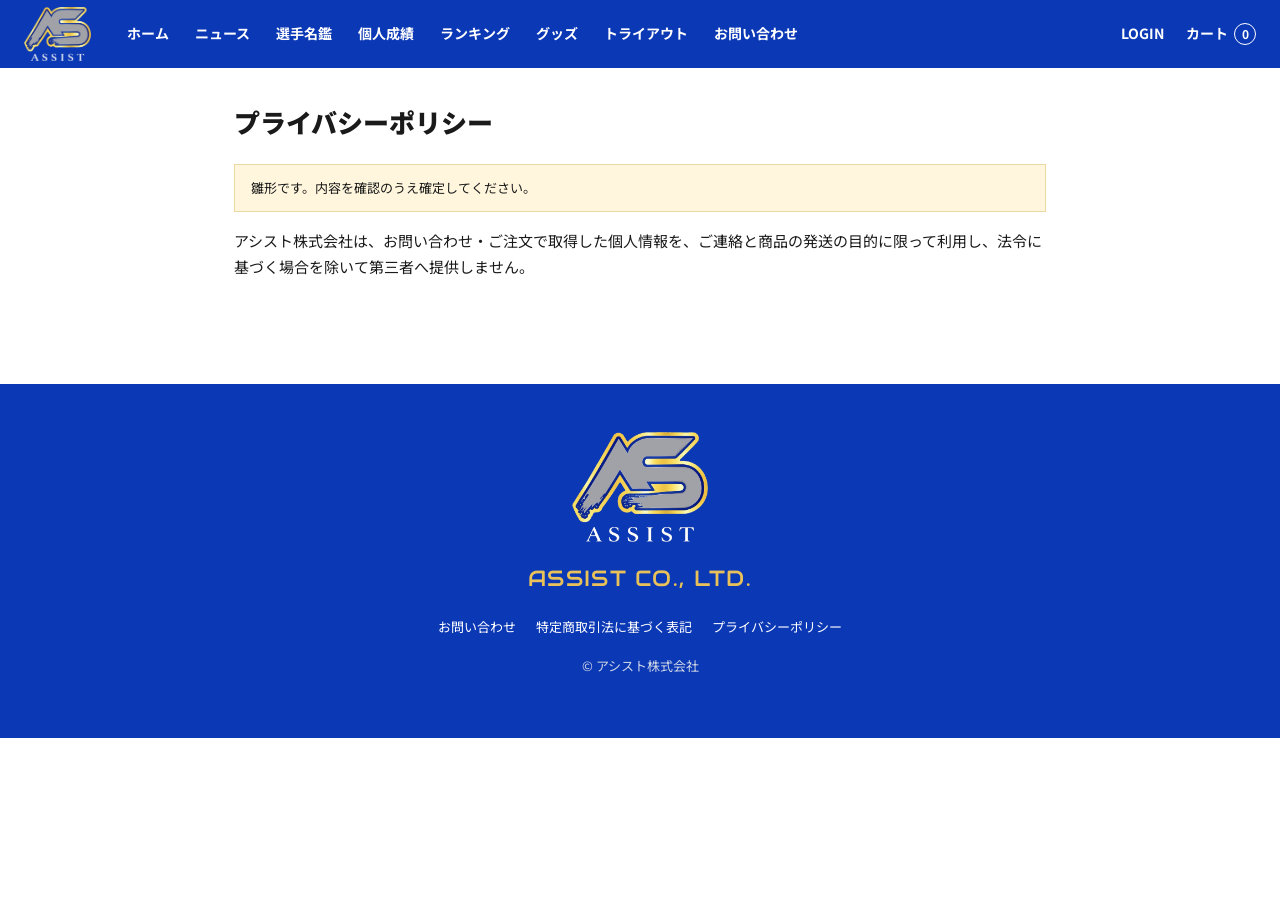
<file: privacy.html>
<!doctype html><html lang="ja"><head><meta charset="utf-8"><meta name="viewport" content="width=device-width,initial-scale=1"><title>アシスト株式会社</title><link rel="icon" type="image/png" href="assets/favicon.png"><link rel="apple-touch-icon" href="assets/apple-touch-icon.png"><meta property="og:title" content="アシスト株式会社"><meta property="og:image" content="assets/ogp.jpg"><meta property="og:type" content="website">
<link rel="preconnect" href="https://fonts.googleapis.com"><link href="https://fonts.googleapis.com/css2?family=Audiowide&family=Noto+Sans+JP:wght@400;500;700;900&display=swap" rel="stylesheet">
<meta name="robots" content="noindex"><link rel="stylesheet" href="style.css?v=1791884752"></head><body data-page="privacy"><div id="app"></div><script>window.__DATA={"members": [{"id": 1, "name": "渡部 翔", "en": "SHO WATANABE", "pos": "捕手", "no": 1, "pit": false, "ht": 178, "wt": 64, "bt": "左投左打", "from": "神奈川県", "g": 25, "pa": 103, "ab": 97, "h": 31, "d2": 3, "hr": 2, "rbi": 14, "r": 17, "e": 1, "so": 18, "bb": 6, "sb": 0, "pg": 0, "outs": 0, "er": 0, "pso": 0, "pbb": 0, "ph": 0, "w": 0, "l": 0, "avg": 0.32, "obp": 0.359, "slg": 0.412, "ops": 0.771, "ip": "0", "era": null}, {"id": 2, "name": "鈴木 航", "en": "WATARU SUZUKI", "pos": "一塁手", "no": 2, "pit": false, "ht": 186, "wt": 71, "bt": "右投右打", "from": "栃木県", "g": 24, "pa": 98, "ab": 95, "h": 37, "d2": 9, "hr": 1, "rbi": 21, "r": 17, "e": 2, "so": 10, "bb": 3, "sb": 1, "pg": 0, "outs": 0, "er": 0, "pso": 0, "pbb": 0, "ph": 0, "w": 0, "l": 0, "avg": 0.389, "obp": 0.408, "slg": 0.516, "ops": 0.924, "ip": "0", "era": null}, {"id": 3, "name": "田中 拓海", "en": "TAKUMI TANAKA", "pos": "二塁手", "no": 3, "pit": false, "ht": 181, "wt": 64, "bt": "右投右打", "from": "群馬県", "g": 27, "pa": 106, "ab": 104, "h": 44, "d2": 9, "hr": 6, "rbi": 14, "r": 8, "e": 2, "so": 10, "bb": 2, "sb": 4, "pg": 0, "outs": 0, "er": 0, "pso": 0, "pbb": 0, "ph": 0, "w": 0, "l": 0, "avg": 0.423, "obp": 0.434, "slg": 0.683, "ops": 1.117, "ip": "0", "era": null}, {"id": 4, "name": "佐藤 颯太", "en": "SOTA SATO", "pos": "三塁手", "no": 4, "pit": false, "ht": 181, "wt": 78, "bt": "右投右打", "from": "千葉県", "g": 25, "pa": 103, "ab": 101, "h": 38, "d2": 8, "hr": 3, "rbi": 15, "r": 13, "e": 0, "so": 12, "bb": 2, "sb": 3, "pg": 0, "outs": 0, "er": 0, "pso": 0, "pbb": 0, "ph": 0, "w": 0, "l": 0, "avg": 0.376, "obp": 0.388, "slg": 0.545, "ops": 0.933, "ip": "0", "era": null}, {"id": 5, "name": "井上 朝陽", "en": "ASAHI INOUE", "pos": "遊撃手", "no": 5, "pit": false, "ht": 181, "wt": 80, "bt": "右投右打", "from": "群馬県", "g": 26, "pa": 103, "ab": 99, "h": 34, "d2": 9, "hr": 0, "rbi": 14, "r": 14, "e": 1, "so": 7, "bb": 4, "sb": 0, "pg": 0, "outs": 0, "er": 0, "pso": 0, "pbb": 0, "ph": 0, "w": 0, "l": 0, "avg": 0.343, "obp": 0.369, "slg": 0.434, "ops": 0.803, "ip": "0", "era": null}, {"id": 6, "name": "伊藤 凌", "en": "RYO ITO", "pos": "左翼手", "no": 6, "pit": false, "ht": 175, "wt": 86, "bt": "右投左打", "from": "栃木県", "g": 24, "pa": 101, "ab": 97, "h": 17, "d2": 6, "hr": 1, "rbi": 10, "r": 16, "e": 0, "so": 14, "bb": 4, "sb": 1, "pg": 0, "outs": 0, "er": 0, "pso": 0, "pbb": 0, "ph": 0, "w": 0, "l": 0, "avg": 0.175, "obp": 0.208, "slg": 0.268, "ops": 0.476, "ip": "0", "era": null}, {"id": 7, "name": "山口 大輝", "en": "DAIKI YAMAGUCHI", "pos": "中堅手", "no": 7, "pit": false, "ht": 171, "wt": 84, "bt": "右投右打", "from": "千葉県", "g": 23, "pa": 91, "ab": 88, "h": 25, "d2": 3, "hr": 3, "rbi": 14, "r": 11, "e": 0, "so": 8, "bb": 3, "sb": 3, "pg": 0, "outs": 0, "er": 0, "pso": 0, "pbb": 0, "ph": 0, "w": 0, "l": 0, "avg": 0.284, "obp": 0.308, "slg": 0.42, "ops": 0.728, "ip": "0", "era": null}, {"id": 8, "name": "中村 陽斗", "en": "HARUTO NAKAMURA", "pos": "右翼手", "no": 8, "pit": false, "ht": 171, "wt": 82, "bt": "右投右打", "from": "茨城県", "g": 25, "pa": 105, "ab": 99, "h": 32, "d2": 6, "hr": 4, "rbi": 29, "r": 16, "e": 0, "so": 11, "bb": 6, "sb": 2, "pg": 0, "outs": 0, "er": 0, "pso": 0, "pbb": 0, "ph": 0, "w": 0, "l": 0, "avg": 0.323, "obp": 0.362, "slg": 0.505, "ops": 0.867, "ip": "0", "era": null}, {"id": 9, "name": "斎藤 奏太", "en": "SOTA SAITO", "pos": "指名打者", "no": 9, "pit": false, "ht": 185, "wt": 70, "bt": "右投右打", "from": "茨城県", "g": 25, "pa": 104, "ab": 100, "h": 43, "d2": 7, "hr": 1, "rbi": 10, "r": 18, "e": 0, "so": 11, "bb": 4, "sb": 1, "pg": 0, "outs": 0, "er": 0, "pso": 0, "pbb": 0, "ph": 0, "w": 0, "l": 0, "avg": 0.43, "obp": 0.452, "slg": 0.53, "ops": 0.982, "ip": "0", "era": null}, {"id": 10, "name": "山本 悠真", "en": "YUMA YAMAMOTO", "pos": "内野手", "no": 10, "pit": false, "ht": 184, "wt": 84, "bt": "右投右打", "from": "栃木県", "g": 14, "pa": 57, "ab": 56, "h": 21, "d2": 3, "hr": 3, "rbi": 7, "r": 12, "e": 2, "so": 5, "bb": 1, "sb": 1, "pg": 0, "outs": 0, "er": 0, "pso": 0, "pbb": 0, "ph": 0, "w": 0, "l": 0, "avg": 0.375, "obp": 0.386, "slg": 0.589, "ops": 0.975, "ip": "0", "era": null}, {"id": 11, "name": "小林 涼介", "en": "RYOSUKE KOBAYASHI", "pos": "外野手", "no": 11, "pit": false, "ht": 177, "wt": 70, "bt": "右投右打", "from": "埼玉県", "g": 17, "pa": 68, "ab": 65, "h": 19, "d2": 6, "hr": 4, "rbi": 13, "r": 13, "e": 2, "so": 14, "bb": 3, "sb": 1, "pg": 0, "outs": 0, "er": 0, "pso": 0, "pbb": 0, "ph": 0, "w": 0, "l": 0, "avg": 0.292, "obp": 0.324, "slg": 0.569, "ops": 0.893, "ip": "0", "era": null}, {"id": 12, "name": "松本 蒼", "en": "AO MATSUMOTO", "pos": "外野手", "no": 14, "pit": false, "ht": 182, "wt": 78, "bt": "右投右打", "from": "神奈川県", "g": 15, "pa": 69, "ab": 63, "h": 22, "d2": 9, "hr": 0, "rbi": 9, "r": 8, "e": 1, "so": 9, "bb": 6, "sb": 0, "pg": 0, "outs": 0, "er": 0, "pso": 0, "pbb": 0, "ph": 0, "w": 0, "l": 0, "avg": 0.349, "obp": 0.406, "slg": 0.492, "ops": 0.898, "ip": "0", "era": null}, {"id": 13, "name": "加藤 駿", "en": "SHUN KATO", "pos": "投手", "no": 17, "pit": true, "ht": 183, "wt": 76, "bt": "右投右打", "from": "栃木県", "g": 0, "pa": 0, "ab": 0, "h": 0, "d2": 0, "hr": 0, "rbi": 0, "r": 0, "e": 0, "so": 0, "bb": 0, "sb": 0, "pg": 7, "outs": 84, "er": 6, "pso": 21, "pbb": 7, "ph": 37, "w": 1, "l": 0, "avg": 0, "obp": 0, "slg": 0, "ops": 0, "ip": "28", "era": 1.93}, {"id": 14, "name": "林 健太", "en": "KENTA HAYASHI", "pos": "投手", "no": 18, "pit": true, "ht": 169, "wt": 71, "bt": "左投左打", "from": "千葉県", "g": 0, "pa": 0, "ab": 0, "h": 0, "d2": 0, "hr": 0, "rbi": 0, "r": 0, "e": 0, "so": 0, "bb": 0, "sb": 0, "pg": 11, "outs": 153, "er": 26, "pso": 47, "pbb": 22, "ph": 50, "w": 4, "l": 2, "avg": 0, "obp": 0, "slg": 0, "ops": 0, "ip": "51", "era": 4.59}, {"id": 15, "name": "木村 湊", "en": "MINATO KIMURA", "pos": "投手", "no": 19, "pit": true, "ht": 184, "wt": 70, "bt": "右投右打", "from": "東京都", "g": 0, "pa": 0, "ab": 0, "h": 0, "d2": 0, "hr": 0, "rbi": 0, "r": 0, "e": 0, "so": 0, "bb": 0, "sb": 0, "pg": 15, "outs": 213, "er": 28, "pso": 66, "pbb": 26, "ph": 62, "w": 5, "l": 1, "avg": 0, "obp": 0, "slg": 0, "ops": 0, "ip": "71", "era": 3.55}, {"id": 16, "name": "清水 優", "en": "YU SHIMIZU", "pos": "投手", "no": 21, "pit": true, "ht": 183, "wt": 64, "bt": "左投左打", "from": "千葉県", "g": 0, "pa": 0, "ab": 0, "h": 0, "d2": 0, "hr": 0, "rbi": 0, "r": 0, "e": 0, "so": 0, "bb": 0, "sb": 0, "pg": 11, "outs": 129, "er": 26, "pso": 35, "pbb": 16, "ph": 40, "w": 1, "l": 1, "avg": 0, "obp": 0, "slg": 0, "ops": 0, "ip": "43", "era": 5.44}, {"id": 17, "name": "吉田 隼人", "en": "HAYATO YOSHIDA", "pos": "投手", "no": 22, "pit": true, "ht": 181, "wt": 66, "bt": "右投右打", "from": "埼玉県", "g": 0, "pa": 0, "ab": 0, "h": 0, "d2": 0, "hr": 0, "rbi": 0, "r": 0, "e": 0, "so": 0, "bb": 0, "sb": 0, "pg": 11, "outs": 168, "er": 28, "pso": 49, "pbb": 20, "ph": 48, "w": 3, "l": 4, "avg": 0, "obp": 0, "slg": 0, "ops": 0, "ip": "56", "era": 4.5}, {"id": 18, "name": "高橋 蓮", "en": "REN TAKAHASHI", "pos": "投手", "no": 23, "pit": true, "ht": 185, "wt": 64, "bt": "右投左打", "from": "東京都", "g": 0, "pa": 0, "ab": 0, "h": 0, "d2": 0, "hr": 0, "rbi": 0, "r": 0, "e": 0, "so": 0, "bb": 0, "sb": 0, "pg": 5, "outs": 63, "er": 10, "pso": 18, "pbb": 6, "ph": 20, "w": 2, "l": 0, "avg": 0, "obp": 0, "slg": 0, "ops": 0, "ip": "21", "era": 4.29}], "games": [{"date": "2026-09-27", "opp": "所沢ライオンズクラブ", "us": 5, "them": 2, "lines": [{"name": "中村 陽斗", "pa": 5, "ab": 5, "h": 1, "d2": 0, "hr": 0, "bb": 0, "so": 0, "sb": 0, "e": 0, "rbi": 2, "r": 0}, {"name": "佐藤 颯太", "pa": 4, "ab": 4, "h": 2, "d2": 0, "hr": 1, "bb": 0, "so": 0, "sb": 0, "e": 0, "rbi": 1, "r": 1}, {"name": "伊藤 凌", "pa": 5, "ab": 5, "h": 0, "d2": 0, "hr": 0, "bb": 0, "so": 2, "sb": 0, "e": 0, "rbi": 0, "r": 0}, {"name": "井上 朝陽", "pa": 4, "ab": 4, "h": 2, "d2": 1, "hr": 0, "bb": 0, "so": 0, "sb": 0, "e": 0, "rbi": 0, "r": 0}, {"name": "田中 拓海", "pa": 4, "ab": 4, "h": 1, "d2": 0, "hr": 0, "bb": 0, "so": 0, "sb": 0, "e": 0, "rbi": 0, "r": 0}, {"name": "渡部 翔", "pa": 3, "ab": 3, "h": 2, "d2": 0, "hr": 0, "bb": 0, "so": 1, "sb": 0, "e": 0, "rbi": 1, "r": 0}, {"name": "鈴木 航", "pa": 3, "ab": 3, "h": 1, "d2": 0, "hr": 0, "bb": 0, "so": 1, "sb": 0, "e": 0, "rbi": 2, "r": 4}, {"name": "山口 大輝", "pa": 4, "ab": 4, "h": 1, "d2": 0, "hr": 0, "bb": 0, "so": 0, "sb": 0, "e": 0, "rbi": 0, "r": 1}, {"name": "斎藤 奏太", "pa": 4, "ab": 4, "h": 0, "d2": 0, "hr": 0, "bb": 0, "so": 0, "sb": 0, "e": 0, "rbi": 0, "r": 0}], "pitch": [{"name": "吉田 隼人", "outs": 21, "er": 2, "so": 4, "bb": 0, "h": 5, "dec": "W"}, {"name": "木村 湊", "outs": 6, "er": 0, "so": 4, "bb": 1, "h": 3, "dec": ""}], "id": 30}, {"date": "2026-09-21", "opp": "大宮グリーンリーフ", "us": 6, "them": 6, "lines": [{"name": "井上 朝陽", "pa": 3, "ab": 3, "h": 2, "d2": 1, "hr": 0, "bb": 0, "so": 0, "sb": 0, "e": 0, "rbi": 1, "r": 1}, {"name": "佐藤 颯太", "pa": 5, "ab": 5, "h": 2, "d2": 0, "hr": 0, "bb": 0, "so": 1, "sb": 0, "e": 0, "rbi": 1, "r": 3}, {"name": "山口 大輝", "pa": 5, "ab": 4, "h": 1, "d2": 0, "hr": 0, "bb": 1, "so": 0, "sb": 1, "e": 0, "rbi": 3, "r": 0}, {"name": "山本 悠真", "pa": 4, "ab": 4, "h": 2, "d2": 0, "hr": 0, "bb": 0, "so": 0, "sb": 0, "e": 0, "rbi": 0, "r": 1}, {"name": "中村 陽斗", "pa": 4, "ab": 4, "h": 1, "d2": 1, "hr": 0, "bb": 0, "so": 1, "sb": 0, "e": 0, "rbi": 1, "r": 1}, {"name": "田中 拓海", "pa": 4, "ab": 4, "h": 2, "d2": 0, "hr": 0, "bb": 0, "so": 1, "sb": 0, "e": 0, "rbi": 0, "r": 0}, {"name": "斎藤 奏太", "pa": 4, "ab": 4, "h": 0, "d2": 0, "hr": 0, "bb": 0, "so": 0, "sb": 0, "e": 0, "rbi": 0, "r": 0}, {"name": "鈴木 航", "pa": 4, "ab": 4, "h": 2, "d2": 1, "hr": 0, "bb": 0, "so": 1, "sb": 0, "e": 0, "rbi": 0, "r": 0}, {"name": "小林 涼介", "pa": 4, "ab": 4, "h": 0, "d2": 0, "hr": 0, "bb": 0, "so": 2, "sb": 0, "e": 0, "rbi": 0, "r": 0}], "pitch": [{"name": "木村 湊", "outs": 21, "er": 5, "so": 4, "bb": 0, "h": 8, "dec": ""}, {"name": "高橋 蓮", "outs": 6, "er": 1, "so": 0, "bb": 0, "h": 2, "dec": ""}], "id": 29}, {"date": "2026-09-15", "opp": "浦和ストームズ", "us": 2, "them": 2, "lines": [{"name": "伊藤 凌", "pa": 5, "ab": 4, "h": 0, "d2": 0, "hr": 0, "bb": 1, "so": 3, "sb": 0, "e": 0, "rbi": 0, "r": 0}, {"name": "松本 蒼", "pa": 4, "ab": 4, "h": 1, "d2": 0, "hr": 0, "bb": 0, "so": 0, "sb": 0, "e": 1, "rbi": 0, "r": 0}, {"name": "井上 朝陽", "pa": 3, "ab": 3, "h": 1, "d2": 1, "hr": 0, "bb": 0, "so": 0, "sb": 0, "e": 0, "rbi": 0, "r": 1}, {"name": "中村 陽斗", "pa": 4, "ab": 4, "h": 2, "d2": 0, "hr": 2, "bb": 0, "so": 1, "sb": 0, "e": 0, "rbi": 2, "r": 2}, {"name": "田中 拓海", "pa": 5, "ab": 4, "h": 2, "d2": 0, "hr": 0, "bb": 1, "so": 0, "sb": 1, "e": 1, "rbi": 1, "r": 0}, {"name": "鈴木 航", "pa": 4, "ab": 4, "h": 0, "d2": 0, "hr": 0, "bb": 0, "so": 1, "sb": 0, "e": 0, "rbi": 0, "r": 0}, {"name": "小林 涼介", "pa": 4, "ab": 4, "h": 1, "d2": 1, "hr": 0, "bb": 0, "so": 2, "sb": 1, "e": 0, "rbi": 1, "r": 1}, {"name": "斎藤 奏太", "pa": 3, "ab": 3, "h": 0, "d2": 0, "hr": 0, "bb": 0, "so": 0, "sb": 0, "e": 0, "rbi": 0, "r": 0}, {"name": "佐藤 颯太", "pa": 4, "ab": 4, "h": 2, "d2": 1, "hr": 0, "bb": 0, "so": 0, "sb": 0, "e": 0, "rbi": 0, "r": 0}], "pitch": [{"name": "加藤 駿", "outs": 15, "er": 1, "so": 8, "bb": 0, "h": 8, "dec": ""}, {"name": "木村 湊", "outs": 12, "er": 1, "so": 3, "bb": 1, "h": 3, "dec": ""}], "id": 28}, {"date": "2026-09-09", "opp": "川越レッドスターズ", "us": 5, "them": 2, "lines": [{"name": "井上 朝陽", "pa": 4, "ab": 4, "h": 0, "d2": 0, "hr": 0, "bb": 0, "so": 0, "sb": 0, "e": 0, "rbi": 0, "r": 0}, {"name": "渡部 翔", "pa": 5, "ab": 4, "h": 1, "d2": 0, "hr": 0, "bb": 1, "so": 1, "sb": 0, "e": 0, "rbi": 0, "r": 1}, {"name": "中村 陽斗", "pa": 4, "ab": 4, "h": 1, "d2": 1, "hr": 0, "bb": 0, "so": 2, "sb": 0, "e": 0, "rbi": 3, "r": 0}, {"name": "斎藤 奏太", "pa": 5, "ab": 5, "h": 5, "d2": 1, "hr": 0, "bb": 0, "so": 0, "sb": 0, "e": 0, "rbi": 2, "r": 2}, {"name": "佐藤 颯太", "pa": 4, "ab": 4, "h": 0, "d2": 0, "hr": 0, "bb": 0, "so": 0, "sb": 0, "e": 0, "rbi": 0, "r": 0}, {"name": "田中 拓海", "pa": 5, "ab": 5, "h": 0, "d2": 0, "hr": 0, "bb": 0, "so": 0, "sb": 0, "e": 0, "rbi": 0, "r": 0}, {"name": "鈴木 航", "pa": 4, "ab": 4, "h": 2, "d2": 0, "hr": 0, "bb": 0, "so": 0, "sb": 0, "e": 0, "rbi": 0, "r": 0}, {"name": "山口 大輝", "pa": 4, "ab": 4, "h": 1, "d2": 0, "hr": 0, "bb": 0, "so": 1, "sb": 0, "e": 0, "rbi": 0, "r": 0}, {"name": "小林 涼介", "pa": 3, "ab": 3, "h": 2, "d2": 2, "hr": 0, "bb": 0, "so": 0, "sb": 0, "e": 0, "rbi": 0, "r": 2}], "pitch": [{"name": "木村 湊", "outs": 15, "er": 1, "so": 5, "bb": 1, "h": 7, "dec": "W"}, {"name": "吉田 隼人", "outs": 12, "er": 1, "so": 3, "bb": 1, "h": 3, "dec": ""}], "id": 27}, {"date": "2026-09-03", "opp": "北斗ファルコンズ", "us": 5, "them": 6, "lines": [{"name": "鈴木 航", "pa": 5, "ab": 5, "h": 2, "d2": 0, "hr": 0, "bb": 0, "so": 0, "sb": 0, "e": 0, "rbi": 0, "r": 0}, {"name": "松本 蒼", "pa": 4, "ab": 3, "h": 0, "d2": 0, "hr": 0, "bb": 1, "so": 0, "sb": 0, "e": 0, "rbi": 0, "r": 0}, {"name": "中村 陽斗", "pa": 4, "ab": 4, "h": 1, "d2": 1, "hr": 0, "bb": 0, "so": 0, "sb": 0, "e": 0, "rbi": 1, "r": 0}, {"name": "田中 拓海", "pa": 4, "ab": 4, "h": 2, "d2": 1, "hr": 1, "bb": 0, "so": 0, "sb": 1, "e": 0, "rbi": 1, "r": 1}, {"name": "井上 朝陽", "pa": 5, "ab": 5, "h": 2, "d2": 1, "hr": 0, "bb": 0, "so": 0, "sb": 0, "e": 0, "rbi": 0, "r": 0}, {"name": "小林 涼介", "pa": 4, "ab": 4, "h": 0, "d2": 0, "hr": 0, "bb": 0, "so": 2, "sb": 0, "e": 0, "rbi": 0, "r": 0}, {"name": "斎藤 奏太", "pa": 4, "ab": 4, "h": 3, "d2": 0, "hr": 1, "bb": 0, "so": 0, "sb": 0, "e": 0, "rbi": 1, "r": 1}, {"name": "佐藤 颯太", "pa": 4, "ab": 4, "h": 3, "d2": 1, "hr": 1, "bb": 0, "so": 1, "sb": 1, "e": 0, "rbi": 1, "r": 1}, {"name": "伊藤 凌", "pa": 4, "ab": 4, "h": 1, "d2": 0, "hr": 0, "bb": 0, "so": 2, "sb": 0, "e": 0, "rbi": 2, "r": 2}], "pitch": [{"name": "吉田 隼人", "outs": 15, "er": 3, "so": 8, "bb": 1, "h": 5, "dec": "L"}, {"name": "清水 優", "outs": 12, "er": 3, "so": 0, "bb": 0, "h": 1, "dec": ""}], "id": 26}, {"date": "2026-08-28", "opp": "青葉ブルーサンズ", "us": 3, "them": 2, "lines": [{"name": "斎藤 奏太", "pa": 4, "ab": 4, "h": 2, "d2": 0, "hr": 0, "bb": 0, "so": 1, "sb": 0, "e": 0, "rbi": 0, "r": 0}, {"name": "伊藤 凌", "pa": 4, "ab": 4, "h": 0, "d2": 0, "hr": 0, "bb": 0, "so": 0, "sb": 0, "e": 0, "rbi": 0, "r": 0}, {"name": "井上 朝陽", "pa": 4, "ab": 4, "h": 0, "d2": 0, "hr": 0, "bb": 0, "so": 0, "sb": 0, "e": 0, "rbi": 0, "r": 0}, {"name": "中村 陽斗", "pa": 4, "ab": 3, "h": 1, "d2": 1, "hr": 0, "bb": 1, "so": 1, "sb": 0, "e": 0, "rbi": 1, "r": 0}, {"name": "山口 大輝", "pa": 3, "ab": 3, "h": 0, "d2": 0, "hr": 0, "bb": 0, "so": 0, "sb": 0, "e": 0, "rbi": 0, "r": 0}, {"name": "小林 涼介", "pa": 4, "ab": 4, "h": 2, "d2": 1, "hr": 0, "bb": 0, "so": 1, "sb": 0, "e": 0, "rbi": 0, "r": 2}, {"name": "佐藤 颯太", "pa": 4, "ab": 4, "h": 1, "d2": 0, "hr": 0, "bb": 0, "so": 3, "sb": 0, "e": 0, "rbi": 1, "r": 1}, {"name": "松本 蒼", "pa": 5, "ab": 5, "h": 0, "d2": 0, "hr": 0, "bb": 0, "so": 2, "sb": 0, "e": 0, "rbi": 0, "r": 0}, {"name": "山本 悠真", "pa": 5, "ab": 5, "h": 2, "d2": 0, "hr": 0, "bb": 0, "so": 0, "sb": 0, "e": 0, "rbi": 1, "r": 0}], "pitch": [{"name": "木村 湊", "outs": 15, "er": 1, "so": 4, "bb": 4, "h": 3, "dec": "W"}, {"name": "吉田 隼人", "outs": 12, "er": 1, "so": 4, "bb": 0, "h": 3, "dec": ""}], "id": 25}, {"date": "2026-08-22", "opp": "草加ホークス", "us": 6, "them": 2, "lines": [{"name": "中村 陽斗", "pa": 4, "ab": 4, "h": 1, "d2": 0, "hr": 0, "bb": 0, "so": 0, "sb": 0, "e": 0, "rbi": 2, "r": 0}, {"name": "小林 涼介", "pa": 4, "ab": 4, "h": 0, "d2": 0, "hr": 0, "bb": 0, "so": 1, "sb": 0, "e": 0, "rbi": 0, "r": 0}, {"name": "佐藤 颯太", "pa": 4, "ab": 4, "h": 1, "d2": 0, "hr": 0, "bb": 0, "so": 1, "sb": 0, "e": 0, "rbi": 0, "r": 0}, {"name": "渡部 翔", "pa": 4, "ab": 4, "h": 2, "d2": 1, "hr": 0, "bb": 0, "so": 1, "sb": 0, "e": 0, "rbi": 0, "r": 1}, {"name": "井上 朝陽", "pa": 4, "ab": 4, "h": 1, "d2": 0, "hr": 0, "bb": 0, "so": 1, "sb": 0, "e": 0, "rbi": 0, "r": 2}, {"name": "山本 悠真", "pa": 4, "ab": 4, "h": 0, "d2": 0, "hr": 0, "bb": 0, "so": 2, "sb": 0, "e": 0, "rbi": 0, "r": 0}, {"name": "伊藤 凌", "pa": 5, "ab": 5, "h": 1, "d2": 0, "hr": 0, "bb": 0, "so": 2, "sb": 0, "e": 0, "rbi": 0, "r": 1}, {"name": "田中 拓海", "pa": 3, "ab": 3, "h": 2, "d2": 1, "hr": 1, "bb": 0, "so": 0, "sb": 1, "e": 0, "rbi": 1, "r": 1}, {"name": "鈴木 航", "pa": 4, "ab": 4, "h": 2, "d2": 0, "hr": 0, "bb": 0, "so": 0, "sb": 0, "e": 0, "rbi": 3, "r": 1}], "pitch": [{"name": "林 健太", "outs": 18, "er": 1, "so": 10, "bb": 3, "h": 8, "dec": "W"}, {"name": "木村 湊", "outs": 9, "er": 1, "so": 4, "bb": 1, "h": 0, "dec": ""}], "id": 24}, {"date": "2026-08-16", "opp": "上尾ベアーズ", "us": 0, "them": 8, "lines": [{"name": "山口 大輝", "pa": 4, "ab": 4, "h": 0, "d2": 0, "hr": 0, "bb": 0, "so": 0, "sb": 0, "e": 0, "rbi": 0, "r": 0}, {"name": "中村 陽斗", "pa": 4, "ab": 4, "h": 3, "d2": 0, "hr": 0, "bb": 0, "so": 0, "sb": 0, "e": 0, "rbi": 0, "r": 0}, {"name": "渡部 翔", "pa": 4, "ab": 4, "h": 1, "d2": 0, "hr": 0, "bb": 0, "so": 0, "sb": 0, "e": 0, "rbi": 0, "r": 0}, {"name": "佐藤 颯太", "pa": 5, "ab": 4, "h": 1, "d2": 0, "hr": 0, "bb": 1, "so": 1, "sb": 0, "e": 0, "rbi": 0, "r": 0}, {"name": "松本 蒼", "pa": 6, "ab": 5, "h": 3, "d2": 2, "hr": 0, "bb": 1, "so": 1, "sb": 0, "e": 0, "rbi": 0, "r": 0}, {"name": "田中 拓海", "pa": 4, "ab": 4, "h": 3, "d2": 0, "hr": 0, "bb": 0, "so": 0, "sb": 0, "e": 1, "rbi": 0, "r": 0}, {"name": "鈴木 航", "pa": 4, "ab": 4, "h": 1, "d2": 0, "hr": 0, "bb": 0, "so": 1, "sb": 0, "e": 0, "rbi": 0, "r": 0}, {"name": "斎藤 奏太", "pa": 5, "ab": 4, "h": 3, "d2": 2, "hr": 0, "bb": 1, "so": 1, "sb": 0, "e": 0, "rbi": 0, "r": 0}, {"name": "山本 悠真", "pa": 4, "ab": 4, "h": 1, "d2": 0, "hr": 0, "bb": 0, "so": 1, "sb": 0, "e": 0, "rbi": 0, "r": 0}], "pitch": [{"name": "吉田 隼人", "outs": 15, "er": 4, "so": 5, "bb": 1, "h": 7, "dec": "L"}, {"name": "木村 湊", "outs": 12, "er": 4, "so": 1, "bb": 0, "h": 1, "dec": ""}], "id": 23}, {"date": "2026-08-10", "opp": "所沢ライオンズクラブ", "us": 9, "them": 8, "lines": [{"name": "鈴木 航", "pa": 4, "ab": 4, "h": 2, "d2": 1, "hr": 0, "bb": 0, "so": 1, "sb": 1, "e": 1, "rbi": 2, "r": 1}, {"name": "山本 悠真", "pa": 4, "ab": 4, "h": 1, "d2": 0, "hr": 0, "bb": 0, "so": 0, "sb": 0, "e": 0, "rbi": 1, "r": 1}, {"name": "中村 陽斗", "pa": 5, "ab": 4, "h": 0, "d2": 0, "hr": 0, "bb": 1, "so": 2, "sb": 0, "e": 0, "rbi": 0, "r": 1}, {"name": "松本 蒼", "pa": 5, "ab": 4, "h": 2, "d2": 2, "hr": 0, "bb": 1, "so": 2, "sb": 0, "e": 0, "rbi": 2, "r": 2}, {"name": "斎藤 奏太", "pa": 5, "ab": 5, "h": 4, "d2": 0, "hr": 0, "bb": 0, "so": 0, "sb": 0, "e": 0, "rbi": 2, "r": 1}, {"name": "渡部 翔", "pa": 4, "ab": 4, "h": 2, "d2": 0, "hr": 0, "bb": 0, "so": 0, "sb": 0, "e": 0, "rbi": 1, "r": 0}, {"name": "山口 大輝", "pa": 3, "ab": 3, "h": 2, "d2": 0, "hr": 0, "bb": 0, "so": 0, "sb": 0, "e": 0, "rbi": 0, "r": 1}, {"name": "田中 拓海", "pa": 5, "ab": 4, "h": 3, "d2": 0, "hr": 0, "bb": 1, "so": 0, "sb": 0, "e": 0, "rbi": 0, "r": 2}, {"name": "小林 涼介", "pa": 5, "ab": 5, "h": 2, "d2": 0, "hr": 0, "bb": 0, "so": 1, "sb": 0, "e": 0, "rbi": 1, "r": 0}], "pitch": [{"name": "清水 優", "outs": 18, "er": 5, "so": 5, "bb": 4, "h": 9, "dec": "W"}, {"name": "林 健太", "outs": 9, "er": 3, "so": 4, "bb": 2, "h": 4, "dec": ""}], "id": 22}, {"date": "2026-08-04", "opp": "大宮グリーンリーフ", "us": 3, "them": 3, "lines": [{"name": "渡部 翔", "pa": 5, "ab": 5, "h": 1, "d2": 0, "hr": 0, "bb": 0, "so": 1, "sb": 0, "e": 0, "rbi": 0, "r": 0}, {"name": "鈴木 航", "pa": 3, "ab": 3, "h": 2, "d2": 1, "hr": 0, "bb": 0, "so": 1, "sb": 0, "e": 0, "rbi": 1, "r": 0}, {"name": "田中 拓海", "pa": 3, "ab": 3, "h": 1, "d2": 0, "hr": 0, "bb": 0, "so": 0, "sb": 0, "e": 0, "rbi": 0, "r": 0}, {"name": "佐藤 颯太", "pa": 4, "ab": 4, "h": 3, "d2": 1, "hr": 0, "bb": 0, "so": 1, "sb": 0, "e": 0, "rbi": 1, "r": 0}, {"name": "井上 朝陽", "pa": 3, "ab": 3, "h": 2, "d2": 1, "hr": 0, "bb": 0, "so": 0, "sb": 0, "e": 0, "rbi": 0, "r": 1}, {"name": "伊藤 凌", "pa": 4, "ab": 4, "h": 1, "d2": 0, "hr": 0, "bb": 0, "so": 0, "sb": 0, "e": 0, "rbi": 0, "r": 1}, {"name": "山口 大輝", "pa": 5, "ab": 5, "h": 1, "d2": 0, "hr": 0, "bb": 0, "so": 0, "sb": 0, "e": 0, "rbi": 1, "r": 0}, {"name": "中村 陽斗", "pa": 5, "ab": 5, "h": 0, "d2": 0, "hr": 0, "bb": 0, "so": 0, "sb": 0, "e": 0, "rbi": 0, "r": 0}, {"name": "斎藤 奏太", "pa": 4, "ab": 4, "h": 1, "d2": 0, "hr": 0, "bb": 0, "so": 0, "sb": 0, "e": 0, "rbi": 0, "r": 1}], "pitch": [{"name": "木村 湊", "outs": 18, "er": 2, "so": 9, "bb": 4, "h": 3, "dec": ""}, {"name": "吉田 隼人", "outs": 9, "er": 1, "so": 4, "bb": 2, "h": 0, "dec": ""}], "id": 21}, {"date": "2026-07-25", "opp": "浦和ストームズ", "us": 11, "them": 5, "lines": [{"name": "渡部 翔", "pa": 3, "ab": 3, "h": 1, "d2": 0, "hr": 0, "bb": 0, "so": 2, "sb": 0, "e": 0, "rbi": 3, "r": 1}, {"name": "鈴木 航", "pa": 5, "ab": 4, "h": 2, "d2": 1, "hr": 0, "bb": 1, "so": 0, "sb": 0, "e": 0, "rbi": 2, "r": 3}, {"name": "田中 拓海", "pa": 5, "ab": 5, "h": 4, "d2": 2, "hr": 1, "bb": 0, "so": 0, "sb": 0, "e": 0, "rbi": 1, "r": 1}, {"name": "佐藤 颯太", "pa": 4, "ab": 4, "h": 0, "d2": 0, "hr": 0, "bb": 0, "so": 0, "sb": 0, "e": 0, "rbi": 0, "r": 0}, {"name": "井上 朝陽", "pa": 4, "ab": 4, "h": 2, "d2": 0, "hr": 0, "bb": 0, "so": 0, "sb": 0, "e": 1, "rbi": 4, "r": 0}, {"name": "伊藤 凌", "pa": 4, "ab": 3, "h": 0, "d2": 0, "hr": 0, "bb": 1, "so": 0, "sb": 0, "e": 0, "rbi": 0, "r": 0}, {"name": "山口 大輝", "pa": 4, "ab": 4, "h": 2, "d2": 1, "hr": 1, "bb": 0, "so": 0, "sb": 0, "e": 0, "rbi": 1, "r": 3}, {"name": "中村 陽斗", "pa": 4, "ab": 3, "h": 1, "d2": 1, "hr": 0, "bb": 1, "so": 0, "sb": 1, "e": 0, "rbi": 1, "r": 0}, {"name": "斎藤 奏太", "pa": 4, "ab": 4, "h": 1, "d2": 0, "hr": 0, "bb": 0, "so": 1, "sb": 0, "e": 0, "rbi": 0, "r": 3}], "pitch": [{"name": "林 健太", "outs": 21, "er": 5, "so": 9, "bb": 2, "h": 4, "dec": "W"}, {"name": "高橋 蓮", "outs": 6, "er": 0, "so": 4, "bb": 1, "h": 2, "dec": ""}], "id": 20}, {"date": "2026-07-19", "opp": "川越レッドスターズ", "us": 5, "them": 0, "lines": [{"name": "渡部 翔", "pa": 4, "ab": 4, "h": 0, "d2": 0, "hr": 0, "bb": 0, "so": 1, "sb": 0, "e": 0, "rbi": 0, "r": 0}, {"name": "鈴木 航", "pa": 4, "ab": 4, "h": 4, "d2": 2, "hr": 0, "bb": 0, "so": 0, "sb": 0, "e": 0, "rbi": 0, "r": 1}, {"name": "田中 拓海", "pa": 4, "ab": 4, "h": 0, "d2": 0, "hr": 0, "bb": 0, "so": 1, "sb": 0, "e": 0, "rbi": 0, "r": 0}, {"name": "佐藤 颯太", "pa": 4, "ab": 4, "h": 3, "d2": 1, "hr": 0, "bb": 0, "so": 0, "sb": 0, "e": 0, "rbi": 2, "r": 1}, {"name": "井上 朝陽", "pa": 4, "ab": 4, "h": 1, "d2": 0, "hr": 0, "bb": 0, "so": 0, "sb": 0, "e": 0, "rbi": 2, "r": 0}, {"name": "伊藤 凌", "pa": 4, "ab": 4, "h": 1, "d2": 0, "hr": 0, "bb": 0, "so": 0, "sb": 0, "e": 0, "rbi": 0, "r": 2}, {"name": "山口 大輝", "pa": 5, "ab": 5, "h": 0, "d2": 0, "hr": 0, "bb": 0, "so": 1, "sb": 0, "e": 0, "rbi": 0, "r": 0}, {"name": "中村 陽斗", "pa": 4, "ab": 4, "h": 2, "d2": 0, "hr": 0, "bb": 0, "so": 1, "sb": 0, "e": 0, "rbi": 0, "r": 0}, {"name": "斎藤 奏太", "pa": 4, "ab": 4, "h": 3, "d2": 1, "hr": 0, "bb": 0, "so": 1, "sb": 0, "e": 0, "rbi": 1, "r": 1}], "pitch": [{"name": "加藤 駿", "outs": 15, "er": 0, "so": 3, "bb": 4, "h": 9, "dec": "W"}, {"name": "高橋 蓮", "outs": 12, "er": 0, "so": 3, "bb": 1, "h": 1, "dec": ""}], "id": 19}, {"date": "2026-07-13", "opp": "北斗ファルコンズ", "us": 5, "them": 3, "lines": [{"name": "斎藤 奏太", "pa": 5, "ab": 4, "h": 1, "d2": 0, "hr": 0, "bb": 1, "so": 1, "sb": 0, "e": 0, "rbi": 0, "r": 1}, {"name": "中村 陽斗", "pa": 4, "ab": 4, "h": 1, "d2": 0, "hr": 0, "bb": 0, "so": 0, "sb": 0, "e": 0, "rbi": 2, "r": 0}, {"name": "井上 朝陽", "pa": 4, "ab": 4, "h": 3, "d2": 1, "hr": 0, "bb": 0, "so": 0, "sb": 0, "e": 0, "rbi": 1, "r": 1}, {"name": "伊藤 凌", "pa": 4, "ab": 4, "h": 0, "d2": 0, "hr": 0, "bb": 0, "so": 1, "sb": 0, "e": 0, "rbi": 0, "r": 0}, {"name": "山本 悠真", "pa": 4, "ab": 3, "h": 2, "d2": 0, "hr": 0, "bb": 1, "so": 0, "sb": 0, "e": 0, "rbi": 0, "r": 1}, {"name": "小林 涼介", "pa": 4, "ab": 4, "h": 0, "d2": 0, "hr": 0, "bb": 0, "so": 0, "sb": 0, "e": 0, "rbi": 0, "r": 0}, {"name": "松本 蒼", "pa": 4, "ab": 4, "h": 3, "d2": 1, "hr": 0, "bb": 0, "so": 1, "sb": 0, "e": 0, "rbi": 1, "r": 0}, {"name": "鈴木 航", "pa": 3, "ab": 3, "h": 1, "d2": 0, "hr": 1, "bb": 0, "so": 0, "sb": 0, "e": 0, "rbi": 1, "r": 2}, {"name": "田中 拓海", "pa": 4, "ab": 4, "h": 0, "d2": 0, "hr": 0, "bb": 0, "so": 1, "sb": 0, "e": 0, "rbi": 0, "r": 0}], "pitch": [{"name": "吉田 隼人", "outs": 15, "er": 2, "so": 9, "bb": 1, "h": 3, "dec": "W"}, {"name": "加藤 駿", "outs": 12, "er": 1, "so": 1, "bb": 0, "h": 2, "dec": ""}], "id": 18}, {"date": "2026-07-07", "opp": "青葉ブルーサンズ", "us": 5, "them": 5, "lines": [{"name": "小林 涼介", "pa": 3, "ab": 3, "h": 1, "d2": 1, "hr": 0, "bb": 0, "so": 0, "sb": 0, "e": 1, "rbi": 0, "r": 1}, {"name": "佐藤 颯太", "pa": 4, "ab": 4, "h": 1, "d2": 0, "hr": 1, "bb": 0, "so": 0, "sb": 0, "e": 0, "rbi": 1, "r": 1}, {"name": "山口 大輝", "pa": 3, "ab": 3, "h": 1, "d2": 0, "hr": 0, "bb": 0, "so": 1, "sb": 0, "e": 0, "rbi": 0, "r": 0}, {"name": "山本 悠真", "pa": 4, "ab": 4, "h": 1, "d2": 0, "hr": 1, "bb": 0, "so": 1, "sb": 0, "e": 0, "rbi": 1, "r": 0}, {"name": "松本 蒼", "pa": 4, "ab": 4, "h": 0, "d2": 0, "hr": 0, "bb": 0, "so": 0, "sb": 0, "e": 0, "rbi": 0, "r": 0}, {"name": "渡部 翔", "pa": 4, "ab": 4, "h": 2, "d2": 0, "hr": 0, "bb": 0, "so": 0, "sb": 0, "e": 0, "rbi": 1, "r": 0}, {"name": "田中 拓海", "pa": 4, "ab": 4, "h": 1, "d2": 1, "hr": 0, "bb": 0, "so": 0, "sb": 0, "e": 0, "rbi": 1, "r": 0}, {"name": "伊藤 凌", "pa": 6, "ab": 5, "h": 1, "d2": 0, "hr": 0, "bb": 1, "so": 0, "sb": 0, "e": 0, "rbi": 1, "r": 0}, {"name": "中村 陽斗", "pa": 5, "ab": 4, "h": 2, "d2": 0, "hr": 0, "bb": 1, "so": 0, "sb": 1, "e": 0, "rbi": 0, "r": 3}], "pitch": [{"name": "清水 優", "outs": 18, "er": 3, "so": 5, "bb": 2, "h": 7, "dec": ""}, {"name": "林 健太", "outs": 9, "er": 2, "so": 1, "bb": 0, "h": 3, "dec": ""}], "id": 17}, {"date": "2026-07-01", "opp": "草加ホークス", "us": 10, "them": 6, "lines": [{"name": "松本 蒼", "pa": 3, "ab": 3, "h": 1, "d2": 0, "hr": 0, "bb": 0, "so": 1, "sb": 0, "e": 0, "rbi": 1, "r": 0}, {"name": "伊藤 凌", "pa": 4, "ab": 4, "h": 0, "d2": 0, "hr": 0, "bb": 0, "so": 0, "sb": 0, "e": 0, "rbi": 0, "r": 0}, {"name": "山本 悠真", "pa": 4, "ab": 4, "h": 2, "d2": 0, "hr": 0, "bb": 0, "so": 0, "sb": 0, "e": 1, "rbi": 1, "r": 4}, {"name": "佐藤 颯太", "pa": 3, "ab": 3, "h": 0, "d2": 0, "hr": 0, "bb": 0, "so": 0, "sb": 0, "e": 0, "rbi": 0, "r": 0}, {"name": "田中 拓海", "pa": 4, "ab": 4, "h": 3, "d2": 1, "hr": 1, "bb": 0, "so": 1, "sb": 0, "e": 0, "rbi": 3, "r": 1}, {"name": "井上 朝陽", "pa": 5, "ab": 4, "h": 1, "d2": 0, "hr": 0, "bb": 1, "so": 1, "sb": 0, "e": 0, "rbi": 2, "r": 3}, {"name": "山口 大輝", "pa": 3, "ab": 3, "h": 0, "d2": 0, "hr": 0, "bb": 0, "so": 0, "sb": 0, "e": 0, "rbi": 0, "r": 0}, {"name": "渡部 翔", "pa": 4, "ab": 4, "h": 2, "d2": 0, "hr": 1, "bb": 0, "so": 1, "sb": 0, "e": 0, "rbi": 2, "r": 0}, {"name": "斎藤 奏太", "pa": 4, "ab": 4, "h": 1, "d2": 0, "hr": 0, "bb": 0, "so": 1, "sb": 0, "e": 0, "rbi": 1, "r": 2}], "pitch": [{"name": "高橋 蓮", "outs": 18, "er": 4, "so": 8, "bb": 2, "h": 6, "dec": "W"}, {"name": "清水 優", "outs": 9, "er": 2, "so": 3, "bb": 2, "h": 1, "dec": ""}], "id": 16}, {"date": "2026-06-25", "opp": "上尾ベアーズ", "us": 9, "them": 3, "lines": [{"name": "伊藤 凌", "pa": 5, "ab": 5, "h": 2, "d2": 1, "hr": 0, "bb": 0, "so": 1, "sb": 0, "e": 0, "rbi": 0, "r": 3}, {"name": "中村 陽斗", "pa": 5, "ab": 5, "h": 0, "d2": 0, "hr": 0, "bb": 0, "so": 2, "sb": 0, "e": 0, "rbi": 0, "r": 0}, {"name": "山本 悠真", "pa": 5, "ab": 5, "h": 3, "d2": 1, "hr": 1, "bb": 0, "so": 0, "sb": 0, "e": 0, "rbi": 1, "r": 1}, {"name": "鈴木 航", "pa": 4, "ab": 4, "h": 1, "d2": 0, "hr": 0, "bb": 0, "so": 1, "sb": 0, "e": 0, "rbi": 2, "r": 1}, {"name": "渡部 翔", "pa": 4, "ab": 4, "h": 1, "d2": 0, "hr": 0, "bb": 0, "so": 0, "sb": 0, "e": 0, "rbi": 2, "r": 2}, {"name": "小林 涼介", "pa": 5, "ab": 4, "h": 1, "d2": 0, "hr": 1, "bb": 1, "so": 0, "sb": 0, "e": 0, "rbi": 1, "r": 1}, {"name": "佐藤 颯太", "pa": 5, "ab": 5, "h": 2, "d2": 1, "hr": 0, "bb": 0, "so": 1, "sb": 0, "e": 0, "rbi": 3, "r": 1}, {"name": "井上 朝陽", "pa": 3, "ab": 3, "h": 1, "d2": 0, "hr": 0, "bb": 0, "so": 0, "sb": 0, "e": 0, "rbi": 1, "r": 0}, {"name": "斎藤 奏太", "pa": 4, "ab": 4, "h": 2, "d2": 0, "hr": 0, "bb": 0, "so": 0, "sb": 0, "e": 0, "rbi": 1, "r": 0}], "pitch": [{"name": "木村 湊", "outs": 18, "er": 2, "so": 7, "bb": 3, "h": 5, "dec": "W"}, {"name": "吉田 隼人", "outs": 9, "er": 1, "so": 2, "bb": 2, "h": 2, "dec": ""}], "id": 15}, {"date": "2026-06-19", "opp": "所沢ライオンズクラブ", "us": 4, "them": 7, "lines": [{"name": "佐藤 颯太", "pa": 4, "ab": 4, "h": 2, "d2": 0, "hr": 0, "bb": 0, "so": 0, "sb": 1, "e": 0, "rbi": 1, "r": 0}, {"name": "伊藤 凌", "pa": 4, "ab": 4, "h": 1, "d2": 1, "hr": 0, "bb": 0, "so": 1, "sb": 0, "e": 0, "rbi": 1, "r": 1}, {"name": "中村 陽斗", "pa": 3, "ab": 3, "h": 2, "d2": 0, "hr": 0, "bb": 0, "so": 0, "sb": 0, "e": 0, "rbi": 1, "r": 1}, {"name": "小林 涼介", "pa": 5, "ab": 5, "h": 1, "d2": 0, "hr": 1, "bb": 0, "so": 0, "sb": 0, "e": 0, "rbi": 1, "r": 1}, {"name": "渡部 翔", "pa": 4, "ab": 4, "h": 1, "d2": 1, "hr": 0, "bb": 0, "so": 0, "sb": 0, "e": 0, "rbi": 0, "r": 0}, {"name": "松本 蒼", "pa": 6, "ab": 5, "h": 1, "d2": 1, "hr": 0, "bb": 1, "so": 0, "sb": 0, "e": 0, "rbi": 1, "r": 0}, {"name": "井上 朝陽", "pa": 3, "ab": 3, "h": 0, "d2": 0, "hr": 0, "bb": 0, "so": 0, "sb": 0, "e": 0, "rbi": 0, "r": 0}, {"name": "田中 拓海", "pa": 4, "ab": 4, "h": 1, "d2": 0, "hr": 0, "bb": 0, "so": 0, "sb": 0, "e": 0, "rbi": 0, "r": 0}, {"name": "鈴木 航", "pa": 5, "ab": 4, "h": 2, "d2": 0, "hr": 0, "bb": 1, "so": 0, "sb": 0, "e": 0, "rbi": 0, "r": 1}], "pitch": [{"name": "清水 優", "outs": 15, "er": 4, "so": 3, "bb": 3, "h": 9, "dec": "L"}, {"name": "木村 湊", "outs": 12, "er": 3, "so": 3, "bb": 1, "h": 4, "dec": ""}], "id": 14}, {"date": "2026-06-13", "opp": "大宮グリーンリーフ", "us": 4, "them": 6, "lines": [{"name": "渡部 翔", "pa": 4, "ab": 4, "h": 3, "d2": 0, "hr": 0, "bb": 0, "so": 1, "sb": 0, "e": 0, "rbi": 0, "r": 0}, {"name": "鈴木 航", "pa": 4, "ab": 4, "h": 0, "d2": 0, "hr": 0, "bb": 0, "so": 0, "sb": 0, "e": 1, "rbi": 0, "r": 0}, {"name": "田中 拓海", "pa": 4, "ab": 4, "h": 0, "d2": 0, "hr": 0, "bb": 0, "so": 2, "sb": 0, "e": 0, "rbi": 0, "r": 0}, {"name": "佐藤 颯太", "pa": 4, "ab": 4, "h": 2, "d2": 0, "hr": 0, "bb": 0, "so": 0, "sb": 0, "e": 0, "rbi": 2, "r": 0}, {"name": "井上 朝陽", "pa": 4, "ab": 3, "h": 0, "d2": 0, "hr": 0, "bb": 1, "so": 0, "sb": 0, "e": 0, "rbi": 0, "r": 2}, {"name": "伊藤 凌", "pa": 3, "ab": 3, "h": 0, "d2": 0, "hr": 0, "bb": 0, "so": 0, "sb": 1, "e": 0, "rbi": 0, "r": 0}, {"name": "山口 大輝", "pa": 4, "ab": 4, "h": 0, "d2": 0, "hr": 0, "bb": 0, "so": 0, "sb": 0, "e": 0, "rbi": 0, "r": 0}, {"name": "中村 陽斗", "pa": 4, "ab": 4, "h": 1, "d2": 0, "hr": 0, "bb": 0, "so": 0, "sb": 0, "e": 0, "rbi": 2, "r": 2}, {"name": "斎藤 奏太", "pa": 3, "ab": 3, "h": 2, "d2": 1, "hr": 0, "bb": 0, "so": 0, "sb": 0, "e": 0, "rbi": 0, "r": 0}], "pitch": [{"name": "吉田 隼人", "outs": 18, "er": 4, "so": 4, "bb": 4, "h": 9, "dec": "L"}, {"name": "木村 湊", "outs": 9, "er": 2, "so": 3, "bb": 2, "h": 1, "dec": ""}], "id": 13}, {"date": "2026-06-07", "opp": "浦和ストームズ", "us": 3, "them": 2, "lines": [{"name": "伊藤 凌", "pa": 3, "ab": 3, "h": 2, "d2": 1, "hr": 0, "bb": 0, "so": 0, "sb": 0, "e": 0, "rbi": 0, "r": 0}, {"name": "松本 蒼", "pa": 5, "ab": 5, "h": 3, "d2": 1, "hr": 0, "bb": 0, "so": 1, "sb": 0, "e": 0, "rbi": 2, "r": 0}, {"name": "渡部 翔", "pa": 3, "ab": 3, "h": 0, "d2": 0, "hr": 0, "bb": 0, "so": 1, "sb": 0, "e": 0, "rbi": 0, "r": 0}, {"name": "井上 朝陽", "pa": 3, "ab": 3, "h": 1, "d2": 0, "hr": 0, "bb": 0, "so": 0, "sb": 0, "e": 0, "rbi": 0, "r": 1}, {"name": "山口 大輝", "pa": 5, "ab": 5, "h": 2, "d2": 0, "hr": 1, "bb": 0, "so": 2, "sb": 0, "e": 0, "rbi": 1, "r": 1}, {"name": "田中 拓海", "pa": 4, "ab": 4, "h": 3, "d2": 0, "hr": 0, "bb": 0, "so": 0, "sb": 0, "e": 0, "rbi": 1, "r": 0}, {"name": "佐藤 颯太", "pa": 4, "ab": 4, "h": 1, "d2": 0, "hr": 0, "bb": 0, "so": 1, "sb": 0, "e": 0, "rbi": 0, "r": 0}, {"name": "山本 悠真", "pa": 4, "ab": 4, "h": 1, "d2": 0, "hr": 0, "bb": 0, "so": 1, "sb": 0, "e": 0, "rbi": 0, "r": 0}, {"name": "小林 涼介", "pa": 3, "ab": 3, "h": 2, "d2": 1, "hr": 0, "bb": 0, "so": 0, "sb": 0, "e": 0, "rbi": 0, "r": 1}], "pitch": [{"name": "木村 湊", "outs": 18, "er": 2, "so": 8, "bb": 1, "h": 7, "dec": "W"}, {"name": "加藤 駿", "outs": 9, "er": 0, "so": 1, "bb": 0, "h": 3, "dec": ""}], "id": 12}, {"date": "2026-06-01", "opp": "川越レッドスターズ", "us": 14, "them": 7, "lines": [{"name": "斎藤 奏太", "pa": 4, "ab": 4, "h": 3, "d2": 0, "hr": 0, "bb": 0, "so": 0, "sb": 0, "e": 0, "rbi": 0, "r": 2}, {"name": "山本 悠真", "pa": 4, "ab": 4, "h": 2, "d2": 2, "hr": 0, "bb": 0, "so": 0, "sb": 0, "e": 1, "rbi": 1, "r": 1}, {"name": "松本 蒼", "pa": 5, "ab": 4, "h": 0, "d2": 0, "hr": 0, "bb": 1, "so": 0, "sb": 0, "e": 0, "rbi": 0, "r": 3}, {"name": "中村 陽斗", "pa": 5, "ab": 4, "h": 2, "d2": 0, "hr": 0, "bb": 1, "so": 0, "sb": 0, "e": 0, "rbi": 5, "r": 0}, {"name": "渡部 翔", "pa": 5, "ab": 4, "h": 2, "d2": 0, "hr": 0, "bb": 1, "so": 1, "sb": 0, "e": 0, "rbi": 1, "r": 4}, {"name": "田中 拓海", "pa": 3, "ab": 3, "h": 1, "d2": 0, "hr": 1, "bb": 0, "so": 0, "sb": 0, "e": 0, "rbi": 2, "r": 1}, {"name": "小林 涼介", "pa": 5, "ab": 4, "h": 2, "d2": 0, "hr": 0, "bb": 1, "so": 1, "sb": 0, "e": 0, "rbi": 2, "r": 1}, {"name": "山口 大輝", "pa": 3, "ab": 3, "h": 2, "d2": 0, "hr": 1, "bb": 0, "so": 0, "sb": 0, "e": 0, "rbi": 3, "r": 2}, {"name": "伊藤 凌", "pa": 4, "ab": 4, "h": 0, "d2": 0, "hr": 0, "bb": 0, "so": 0, "sb": 0, "e": 0, "rbi": 0, "r": 0}], "pitch": [{"name": "高橋 蓮", "outs": 21, "er": 5, "so": 3, "bb": 2, "h": 9, "dec": "W"}, {"name": "清水 優", "outs": 6, "er": 2, "so": 3, "bb": 0, "h": 1, "dec": ""}], "id": 11}, {"date": "2026-05-22", "opp": "北斗ファルコンズ", "us": 5, "them": 3, "lines": [{"name": "田中 拓海", "pa": 4, "ab": 4, "h": 3, "d2": 1, "hr": 1, "bb": 0, "so": 0, "sb": 0, "e": 0, "rbi": 1, "r": 0}, {"name": "渡部 翔", "pa": 3, "ab": 3, "h": 1, "d2": 0, "hr": 1, "bb": 0, "so": 0, "sb": 0, "e": 0, "rbi": 1, "r": 1}, {"name": "小林 涼介", "pa": 4, "ab": 4, "h": 1, "d2": 0, "hr": 1, "bb": 0, "so": 2, "sb": 0, "e": 0, "rbi": 4, "r": 1}, {"name": "中村 陽斗", "pa": 4, "ab": 4, "h": 1, "d2": 0, "hr": 1, "bb": 0, "so": 1, "sb": 0, "e": 0, "rbi": 1, "r": 1}, {"name": "山本 悠真", "pa": 4, "ab": 4, "h": 2, "d2": 0, "hr": 0, "bb": 0, "so": 0, "sb": 0, "e": 0, "rbi": 0, "r": 2}, {"name": "山口 大輝", "pa": 4, "ab": 4, "h": 2, "d2": 1, "hr": 0, "bb": 0, "so": 0, "sb": 0, "e": 0, "rbi": 0, "r": 0}, {"name": "斎藤 奏太", "pa": 4, "ab": 4, "h": 1, "d2": 0, "hr": 0, "bb": 0, "so": 1, "sb": 0, "e": 0, "rbi": 0, "r": 1}, {"name": "井上 朝陽", "pa": 4, "ab": 4, "h": 1, "d2": 0, "hr": 0, "bb": 0, "so": 2, "sb": 0, "e": 0, "rbi": 0, "r": 0}, {"name": "伊藤 凌", "pa": 4, "ab": 4, "h": 1, "d2": 0, "hr": 0, "bb": 0, "so": 0, "sb": 0, "e": 0, "rbi": 0, "r": 1}], "pitch": [{"name": "吉田 隼人", "outs": 21, "er": 3, "so": 3, "bb": 4, "h": 8, "dec": "W"}, {"name": "林 健太", "outs": 6, "er": 0, "so": 2, "bb": 0, "h": 3, "dec": ""}], "id": 10}, {"date": "2026-05-16", "opp": "青葉ブルーサンズ", "us": 2, "them": 6, "lines": [{"name": "渡部 翔", "pa": 4, "ab": 4, "h": 2, "d2": 0, "hr": 0, "bb": 0, "so": 0, "sb": 0, "e": 0, "rbi": 0, "r": 1}, {"name": "鈴木 航", "pa": 3, "ab": 3, "h": 1, "d2": 0, "hr": 0, "bb": 0, "so": 1, "sb": 0, "e": 0, "rbi": 1, "r": 0}, {"name": "田中 拓海", "pa": 3, "ab": 3, "h": 3, "d2": 1, "hr": 0, "bb": 0, "so": 0, "sb": 0, "e": 0, "rbi": 1, "r": 0}, {"name": "佐藤 颯太", "pa": 4, "ab": 4, "h": 2, "d2": 1, "hr": 0, "bb": 0, "so": 0, "sb": 0, "e": 0, "rbi": 0, "r": 0}, {"name": "井上 朝陽", "pa": 5, "ab": 5, "h": 1, "d2": 0, "hr": 0, "bb": 0, "so": 0, "sb": 0, "e": 0, "rbi": 0, "r": 0}, {"name": "伊藤 凌", "pa": 4, "ab": 4, "h": 1, "d2": 0, "hr": 1, "bb": 0, "so": 0, "sb": 0, "e": 0, "rbi": 1, "r": 1}, {"name": "山口 大輝", "pa": 3, "ab": 3, "h": 0, "d2": 0, "hr": 0, "bb": 0, "so": 1, "sb": 0, "e": 0, "rbi": 0, "r": 0}, {"name": "中村 陽斗", "pa": 4, "ab": 3, "h": 2, "d2": 0, "hr": 0, "bb": 1, "so": 0, "sb": 0, "e": 0, "rbi": 0, "r": 1}, {"name": "斎藤 奏太", "pa": 5, "ab": 4, "h": 2, "d2": 0, "hr": 0, "bb": 1, "so": 1, "sb": 0, "e": 0, "rbi": 0, "r": 0}], "pitch": [{"name": "吉田 隼人", "outs": 21, "er": 6, "so": 3, "bb": 4, "h": 3, "dec": "L"}, {"name": "木村 湊", "outs": 6, "er": 0, "so": 0, "bb": 0, "h": 0, "dec": ""}], "id": 9}, {"date": "2026-05-10", "opp": "草加ホークス", "us": 1, "them": 4, "lines": [{"name": "小林 涼介", "pa": 3, "ab": 3, "h": 1, "d2": 0, "hr": 0, "bb": 0, "so": 1, "sb": 0, "e": 1, "rbi": 1, "r": 0}, {"name": "山本 悠真", "pa": 4, "ab": 4, "h": 1, "d2": 0, "hr": 1, "bb": 0, "so": 0, "sb": 0, "e": 0, "rbi": 1, "r": 1}, {"name": "渡部 翔", "pa": 4, "ab": 3, "h": 0, "d2": 0, "hr": 0, "bb": 1, "so": 2, "sb": 0, "e": 0, "rbi": 0, "r": 0}, {"name": "井上 朝陽", "pa": 4, "ab": 4, "h": 2, "d2": 1, "hr": 0, "bb": 0, "so": 1, "sb": 0, "e": 0, "rbi": 0, "r": 0}, {"name": "田中 拓海", "pa": 3, "ab": 3, "h": 2, "d2": 0, "hr": 0, "bb": 0, "so": 0, "sb": 0, "e": 0, "rbi": 0, "r": 0}, {"name": "松本 蒼", "pa": 4, "ab": 4, "h": 3, "d2": 1, "hr": 0, "bb": 0, "so": 0, "sb": 0, "e": 0, "rbi": 0, "r": 1}, {"name": "佐藤 颯太", "pa": 6, "ab": 5, "h": 1, "d2": 0, "hr": 0, "bb": 1, "so": 1, "sb": 0, "e": 0, "rbi": 0, "r": 0}, {"name": "鈴木 航", "pa": 3, "ab": 3, "h": 1, "d2": 0, "hr": 0, "bb": 0, "so": 0, "sb": 0, "e": 0, "rbi": 0, "r": 0}, {"name": "山口 大輝", "pa": 3, "ab": 3, "h": 0, "d2": 0, "hr": 0, "bb": 0, "so": 1, "sb": 0, "e": 0, "rbi": 0, "r": 0}], "pitch": [{"name": "木村 湊", "outs": 21, "er": 4, "so": 8, "bb": 4, "h": 8, "dec": "L"}, {"name": "清水 優", "outs": 6, "er": 0, "so": 4, "bb": 0, "h": 0, "dec": ""}], "id": 8}, {"date": "2026-05-04", "opp": "上尾ベアーズ", "us": 2, "them": 5, "lines": [{"name": "斎藤 奏太", "pa": 3, "ab": 3, "h": 0, "d2": 0, "hr": 0, "bb": 0, "so": 0, "sb": 0, "e": 0, "rbi": 0, "r": 0}, {"name": "小林 涼介", "pa": 4, "ab": 4, "h": 2, "d2": 0, "hr": 1, "bb": 0, "so": 0, "sb": 0, "e": 0, "rbi": 1, "r": 1}, {"name": "鈴木 航", "pa": 4, "ab": 4, "h": 1, "d2": 0, "hr": 0, "bb": 0, "so": 1, "sb": 0, "e": 0, "rbi": 1, "r": 0}, {"name": "山口 大輝", "pa": 5, "ab": 4, "h": 2, "d2": 1, "hr": 0, "bb": 1, "so": 0, "sb": 0, "e": 0, "rbi": 1, "r": 0}, {"name": "佐藤 颯太", "pa": 3, "ab": 3, "h": 1, "d2": 0, "hr": 0, "bb": 0, "so": 0, "sb": 0, "e": 0, "rbi": 0, "r": 0}, {"name": "田中 拓海", "pa": 3, "ab": 3, "h": 1, "d2": 0, "hr": 0, "bb": 0, "so": 0, "sb": 0, "e": 0, "rbi": 0, "r": 0}, {"name": "松本 蒼", "pa": 5, "ab": 5, "h": 4, "d2": 1, "hr": 0, "bb": 0, "so": 0, "sb": 0, "e": 0, "rbi": 0, "r": 1}, {"name": "渡部 翔", "pa": 4, "ab": 4, "h": 1, "d2": 0, "hr": 0, "bb": 0, "so": 1, "sb": 0, "e": 1, "rbi": 0, "r": 0}, {"name": "井上 朝陽", "pa": 3, "ab": 3, "h": 0, "d2": 0, "hr": 0, "bb": 0, "so": 1, "sb": 0, "e": 0, "rbi": 0, "r": 0}], "pitch": [{"name": "林 健太", "outs": 15, "er": 3, "so": 5, "bb": 0, "h": 8, "dec": "L"}, {"name": "加藤 駿", "outs": 12, "er": 2, "so": 2, "bb": 2, "h": 4, "dec": ""}], "id": 7}, {"date": "2026-04-28", "opp": "所沢ライオンズクラブ", "us": 4, "them": 2, "lines": [{"name": "渡部 翔", "pa": 3, "ab": 3, "h": 1, "d2": 0, "hr": 0, "bb": 0, "so": 0, "sb": 0, "e": 0, "rbi": 0, "r": 1}, {"name": "鈴木 航", "pa": 4, "ab": 4, "h": 3, "d2": 1, "hr": 0, "bb": 0, "so": 0, "sb": 0, "e": 0, "rbi": 1, "r": 0}, {"name": "田中 拓海", "pa": 3, "ab": 3, "h": 1, "d2": 0, "hr": 0, "bb": 0, "so": 1, "sb": 1, "e": 0, "rbi": 0, "r": 1}, {"name": "佐藤 颯太", "pa": 3, "ab": 3, "h": 1, "d2": 0, "hr": 0, "bb": 0, "so": 0, "sb": 0, "e": 0, "rbi": 1, "r": 1}, {"name": "井上 朝陽", "pa": 5, "ab": 5, "h": 2, "d2": 0, "hr": 0, "bb": 0, "so": 0, "sb": 0, "e": 0, "rbi": 0, "r": 0}, {"name": "伊藤 凌", "pa": 5, "ab": 4, "h": 1, "d2": 0, "hr": 0, "bb": 1, "so": 0, "sb": 0, "e": 0, "rbi": 0, "r": 0}, {"name": "山口 大輝", "pa": 5, "ab": 4, "h": 2, "d2": 0, "hr": 0, "bb": 1, "so": 1, "sb": 1, "e": 0, "rbi": 0, "r": 1}, {"name": "中村 陽斗", "pa": 4, "ab": 4, "h": 1, "d2": 0, "hr": 0, "bb": 0, "so": 0, "sb": 0, "e": 0, "rbi": 2, "r": 0}, {"name": "斎藤 奏太", "pa": 4, "ab": 4, "h": 1, "d2": 0, "hr": 0, "bb": 0, "so": 0, "sb": 0, "e": 0, "rbi": 0, "r": 0}], "pitch": [{"name": "林 健太", "outs": 18, "er": 1, "so": 3, "bb": 4, "h": 3, "dec": "W"}, {"name": "清水 優", "outs": 9, "er": 1, "so": 0, "bb": 0, "h": 1, "dec": ""}], "id": 6}, {"date": "2026-04-22", "opp": "大宮グリーンリーフ", "us": 9, "them": 5, "lines": [{"name": "井上 朝陽", "pa": 4, "ab": 4, "h": 2, "d2": 0, "hr": 0, "bb": 0, "so": 0, "sb": 0, "e": 0, "rbi": 0, "r": 1}, {"name": "小林 涼介", "pa": 4, "ab": 3, "h": 1, "d2": 0, "hr": 0, "bb": 1, "so": 1, "sb": 0, "e": 0, "rbi": 1, "r": 1}, {"name": "鈴木 航", "pa": 4, "ab": 4, "h": 1, "d2": 0, "hr": 0, "bb": 0, "so": 0, "sb": 0, "e": 0, "rbi": 2, "r": 3}, {"name": "中村 陽斗", "pa": 4, "ab": 4, "h": 1, "d2": 1, "hr": 0, "bb": 0, "so": 0, "sb": 0, "e": 0, "rbi": 2, "r": 1}, {"name": "斎藤 奏太", "pa": 4, "ab": 4, "h": 1, "d2": 0, "hr": 0, "bb": 0, "so": 1, "sb": 0, "e": 0, "rbi": 0, "r": 1}, {"name": "田中 拓海", "pa": 4, "ab": 4, "h": 0, "d2": 0, "hr": 0, "bb": 0, "so": 2, "sb": 0, "e": 0, "rbi": 0, "r": 0}, {"name": "松本 蒼", "pa": 5, "ab": 4, "h": 1, "d2": 0, "hr": 0, "bb": 1, "so": 1, "sb": 0, "e": 0, "rbi": 2, "r": 1}, {"name": "伊藤 凌", "pa": 5, "ab": 5, "h": 2, "d2": 2, "hr": 0, "bb": 0, "so": 0, "sb": 0, "e": 0, "rbi": 1, "r": 0}, {"name": "渡部 翔", "pa": 6, "ab": 5, "h": 1, "d2": 0, "hr": 0, "bb": 1, "so": 2, "sb": 0, "e": 0, "rbi": 1, "r": 1}], "pitch": [{"name": "林 健太", "outs": 15, "er": 3, "so": 3, "bb": 3, "h": 3, "dec": "W"}, {"name": "清水 優", "outs": 12, "er": 2, "so": 3, "bb": 2, "h": 3, "dec": ""}], "id": 5}, {"date": "2026-04-16", "opp": "浦和ストームズ", "us": 5, "them": 5, "lines": [{"name": "渡部 翔", "pa": 4, "ab": 4, "h": 0, "d2": 0, "hr": 0, "bb": 0, "so": 0, "sb": 0, "e": 0, "rbi": 0, "r": 0}, {"name": "鈴木 航", "pa": 5, "ab": 5, "h": 1, "d2": 0, "hr": 0, "bb": 0, "so": 0, "sb": 0, "e": 0, "rbi": 1, "r": 0}, {"name": "田中 拓海", "pa": 5, "ab": 5, "h": 3, "d2": 1, "hr": 0, "bb": 0, "so": 0, "sb": 0, "e": 0, "rbi": 0, "r": 0}, {"name": "佐藤 颯太", "pa": 5, "ab": 5, "h": 2, "d2": 0, "hr": 0, "bb": 0, "so": 0, "sb": 0, "e": 0, "rbi": 0, "r": 1}, {"name": "井上 朝陽", "pa": 5, "ab": 4, "h": 1, "d2": 0, "hr": 0, "bb": 1, "so": 0, "sb": 0, "e": 0, "rbi": 0, "r": 0}, {"name": "伊藤 凌", "pa": 3, "ab": 3, "h": 1, "d2": 1, "hr": 0, "bb": 0, "so": 2, "sb": 0, "e": 0, "rbi": 1, "r": 2}, {"name": "山口 大輝", "pa": 4, "ab": 4, "h": 2, "d2": 0, "hr": 0, "bb": 0, "so": 0, "sb": 0, "e": 0, "rbi": 2, "r": 0}, {"name": "中村 陽斗", "pa": 4, "ab": 4, "h": 1, "d2": 0, "hr": 0, "bb": 0, "so": 0, "sb": 0, "e": 0, "rbi": 0, "r": 1}, {"name": "斎藤 奏太", "pa": 3, "ab": 3, "h": 1, "d2": 0, "hr": 0, "bb": 0, "so": 0, "sb": 0, "e": 0, "rbi": 1, "r": 1}], "pitch": [{"name": "清水 優", "outs": 15, "er": 3, "so": 6, "bb": 2, "h": 6, "dec": ""}, {"name": "林 健太", "outs": 12, "er": 2, "so": 3, "bb": 2, "h": 4, "dec": ""}], "id": 4}, {"date": "2026-04-10", "opp": "川越レッドスターズ", "us": 7, "them": 0, "lines": [{"name": "渡部 翔", "pa": 6, "ab": 5, "h": 2, "d2": 1, "hr": 0, "bb": 1, "so": 0, "sb": 0, "e": 0, "rbi": 0, "r": 1}, {"name": "鈴木 航", "pa": 5, "ab": 4, "h": 2, "d2": 1, "hr": 0, "bb": 1, "so": 0, "sb": 0, "e": 0, "rbi": 0, "r": 0}, {"name": "田中 拓海", "pa": 4, "ab": 4, "h": 1, "d2": 0, "hr": 0, "bb": 0, "so": 1, "sb": 0, "e": 0, "rbi": 1, "r": 0}, {"name": "佐藤 颯太", "pa": 4, "ab": 4, "h": 2, "d2": 0, "hr": 0, "bb": 0, "so": 1, "sb": 0, "e": 0, "rbi": 0, "r": 1}, {"name": "井上 朝陽", "pa": 4, "ab": 4, "h": 2, "d2": 0, "hr": 0, "bb": 0, "so": 1, "sb": 0, "e": 0, "rbi": 1, "r": 0}, {"name": "伊藤 凌", "pa": 4, "ab": 4, "h": 1, "d2": 0, "hr": 0, "bb": 0, "so": 0, "sb": 0, "e": 0, "rbi": 3, "r": 2}, {"name": "山口 大輝", "pa": 4, "ab": 4, "h": 1, "d2": 0, "hr": 0, "bb": 0, "so": 0, "sb": 0, "e": 0, "rbi": 0, "r": 0}, {"name": "中村 陽斗", "pa": 4, "ab": 4, "h": 3, "d2": 0, "hr": 1, "bb": 0, "so": 0, "sb": 0, "e": 0, "rbi": 1, "r": 2}, {"name": "斎藤 奏太", "pa": 5, "ab": 5, "h": 2, "d2": 1, "hr": 0, "bb": 0, "so": 1, "sb": 1, "e": 0, "rbi": 1, "r": 1}], "pitch": [{"name": "木村 湊", "outs": 21, "er": 0, "so": 3, "bb": 3, "h": 9, "dec": "W"}, {"name": "加藤 駿", "outs": 6, "er": 0, "so": 2, "bb": 1, "h": 3, "dec": ""}], "id": 3}, {"date": "2026-04-04", "opp": "北斗ファルコンズ", "us": 4, "them": 6, "lines": [{"name": "松本 蒼", "pa": 4, "ab": 4, "h": 0, "d2": 0, "hr": 0, "bb": 0, "so": 0, "sb": 0, "e": 0, "rbi": 0, "r": 0}, {"name": "山本 悠真", "pa": 3, "ab": 3, "h": 1, "d2": 0, "hr": 0, "bb": 0, "so": 0, "sb": 1, "e": 0, "rbi": 0, "r": 0}, {"name": "渡部 翔", "pa": 4, "ab": 4, "h": 2, "d2": 0, "hr": 0, "bb": 0, "so": 1, "sb": 0, "e": 0, "rbi": 1, "r": 1}, {"name": "山口 大輝", "pa": 4, "ab": 4, "h": 2, "d2": 0, "hr": 0, "bb": 0, "so": 0, "sb": 1, "e": 0, "rbi": 2, "r": 2}, {"name": "伊藤 凌", "pa": 4, "ab": 4, "h": 0, "d2": 0, "hr": 0, "bb": 0, "so": 0, "sb": 0, "e": 0, "rbi": 0, "r": 0}, {"name": "井上 朝陽", "pa": 5, "ab": 4, "h": 2, "d2": 1, "hr": 0, "bb": 1, "so": 0, "sb": 0, "e": 0, "rbi": 0, "r": 0}, {"name": "鈴木 航", "pa": 5, "ab": 5, "h": 1, "d2": 0, "hr": 0, "bb": 0, "so": 1, "sb": 0, "e": 0, "rbi": 1, "r": 0}, {"name": "斎藤 奏太", "pa": 5, "ab": 5, "h": 1, "d2": 0, "hr": 0, "bb": 0, "so": 1, "sb": 0, "e": 0, "rbi": 0, "r": 0}, {"name": "佐藤 颯太", "pa": 4, "ab": 4, "h": 1, "d2": 1, "hr": 0, "bb": 0, "so": 0, "sb": 1, "e": 0, "rbi": 0, "r": 1}], "pitch": [{"name": "林 健太", "outs": 18, "er": 5, "so": 3, "bb": 4, "h": 8, "dec": "L"}, {"name": "清水 優", "outs": 9, "er": 1, "so": 3, "bb": 1, "h": 2, "dec": ""}], "id": 2}, {"date": "2026-03-29", "opp": "青葉ブルーサンズ", "us": 3, "them": 3, "lines": [{"name": "渡部 翔", "pa": 5, "ab": 4, "h": 0, "d2": 0, "hr": 0, "bb": 1, "so": 1, "sb": 0, "e": 0, "rbi": 0, "r": 2}, {"name": "鈴木 航", "pa": 5, "ab": 5, "h": 2, "d2": 1, "hr": 0, "bb": 0, "so": 0, "sb": 0, "e": 0, "rbi": 1, "r": 0}, {"name": "田中 拓海", "pa": 4, "ab": 4, "h": 1, "d2": 0, "hr": 0, "bb": 0, "so": 0, "sb": 0, "e": 0, "rbi": 0, "r": 0}, {"name": "佐藤 颯太", "pa": 4, "ab": 4, "h": 2, "d2": 1, "hr": 0, "bb": 0, "so": 0, "sb": 0, "e": 0, "rbi": 0, "r": 0}, {"name": "井上 朝陽", "pa": 4, "ab": 4, "h": 2, "d2": 1, "hr": 0, "bb": 0, "so": 0, "sb": 0, "e": 0, "rbi": 2, "r": 1}, {"name": "伊藤 凌", "pa": 4, "ab": 4, "h": 0, "d2": 0, "hr": 0, "bb": 0, "so": 0, "sb": 0, "e": 0, "rbi": 0, "r": 0}, {"name": "山口 大輝", "pa": 4, "ab": 4, "h": 1, "d2": 0, "hr": 0, "bb": 0, "so": 0, "sb": 0, "e": 0, "rbi": 0, "r": 0}, {"name": "中村 陽斗", "pa": 4, "ab": 4, "h": 1, "d2": 0, "hr": 0, "bb": 0, "so": 0, "sb": 0, "e": 0, "rbi": 0, "r": 0}, {"name": "斎藤 奏太", "pa": 5, "ab": 4, "h": 3, "d2": 1, "hr": 0, "bb": 1, "so": 0, "sb": 0, "e": 0, "rbi": 0, "r": 0}], "pitch": [{"name": "加藤 駿", "outs": 15, "er": 2, "so": 4, "bb": 0, "h": 8, "dec": ""}, {"name": "林 健太", "outs": 12, "er": 1, "so": 4, "bb": 2, "h": 2, "dec": ""}], "id": 1}], "products": [{"id": 1, "name": "アシスト 紙コップ（キャプテン）20個セット", "price": 1500, "cat": "雑貨", "pop": 6, "new": 9, "free": 1}, {"id": 2, "name": "アシスト ベースボールキャップ AS-BC01", "price": 6600, "cat": "アパレル", "pop": 9, "new": 8}, {"id": 3, "name": "アシスト投手用グローブ AS-GP01", "price": 45100, "cat": "グラブ", "pop": 5, "new": 3}, {"id": 4, "name": "アシストファーストミット AS-GF01", "price": 46200, "cat": "グラブ", "pop": 3, "new": 2}, {"id": 5, "name": "アシスト内野手用グローブ AS-GI01", "price": 45100, "cat": "グラブ", "pop": 4, "new": 1}, {"id": 6, "name": "アシスト外野手用グローブ AS-GO01", "price": 45100, "cat": "グラブ", "pop": 2, "new": 4}, {"id": 7, "name": "アシスト プラクティスTシャツ", "price": 5500, "cat": "アパレル", "pop": 10, "new": 7}, {"id": 8, "name": "アシスト チャージトップ ASCT01", "price": 11000, "cat": "アパレル", "pop": 7, "new": 6}, {"id": 9, "name": "アシスト トートバッグ", "price": 2800, "cat": "バッグ", "pop": 8, "new": 5}, {"id": 10, "name": "選手カード 2026 ボックス（20パック）", "price": 6000, "cat": "カード", "pop": 1, "new": 10, "free": 1}, {"id": 11, "name": "アシスト バッティング手袋 AS-BG01", "price": 3300, "cat": "バッティング手袋", "pop": 4, "new": 2}, {"id": 12, "name": "アシスト 木製バット AS-BT01", "price": 18700, "cat": "バット", "pop": 2, "new": 1}], "news": [{"d": "2026.10.09", "t": "グッズ第二弾の予約を開始しました", "b": "キャップとトートバッグを追加。10月末より順次発送します。全国送料無料です。"}, {"d": "2026.09.30", "t": "シーズン終盤戦のお知らせ", "b": "今シーズンの試合結果と個人成績を更新しました。ご声援ありがとうございます。"}, {"d": "2026.09.01", "t": "協賛企業募集のご案内", "b": "来シーズンのユニフォーム・ホームページへの広告掲載をご検討の企業様は、お問い合わせフォームからご連絡ください。"}, {"d": "2026.07.20", "t": "新メンバー3名が加入しました", "b": "投手1名、野手2名が加わりました。選手名鑑で紹介しています。"}], "tryout": {"date": "2026-12-25", "time": "調整中", "venue": "調整中", "fee": "調整中", "deadline": "調整中", "target": "調整中", "age": "調整中", "area": "調整中", "contact": "", "content": "実技テスト＋簡単な面談", "message_name": "", "message": "", "line_url": "", "form_url": "https://docs.google.com/forms/d/e/1FAIpQLSdtGnscmrM06WMJKwLOfcwKCpLzEXa4K-o_l9Rnr2ubJ9_MrA/viewform", "form_src_entry": "entry.632329297", "ga_id": "", "perks": [], "schedule": [{"t": "調整中", "x": "受付・準備"}, {"t": "調整中", "x": "ウォームアップ"}, {"t": "調整中", "x": "実技テスト"}, {"t": "調整中", "x": "面談・終了"}], "faq": [{"q": "持ち物・服装は？", "a": "詳細が決まり次第、お知らせでご案内します。"}, {"q": "雨天の場合は？", "a": "開催可否は当日朝までに、お知らせでご案内します。"}, {"q": "結果はいつわかりますか？", "a": "結果の連絡方法と時期は、決まり次第お知らせします。"}], "news": [], "youtube": []}, "record": {"w": 16, "l": 8, "d": 6, "rs": 156, "ra": 124, "e": 11}};(function(){var f=window.fetch;window.fetch=function(u,o){if(String(u).indexOf("/api/data")===0)return Promise.resolve(new Response(JSON.stringify(window.__DATA),{headers:{"Content-Type":"application/json"}}));if(String(u).indexOf("/api/")===0)return Promise.resolve(new Response("{}"));return f.apply(this,arguments)}})()</script><script src="app.js?v=1791884752"></script></body></html>
</file>
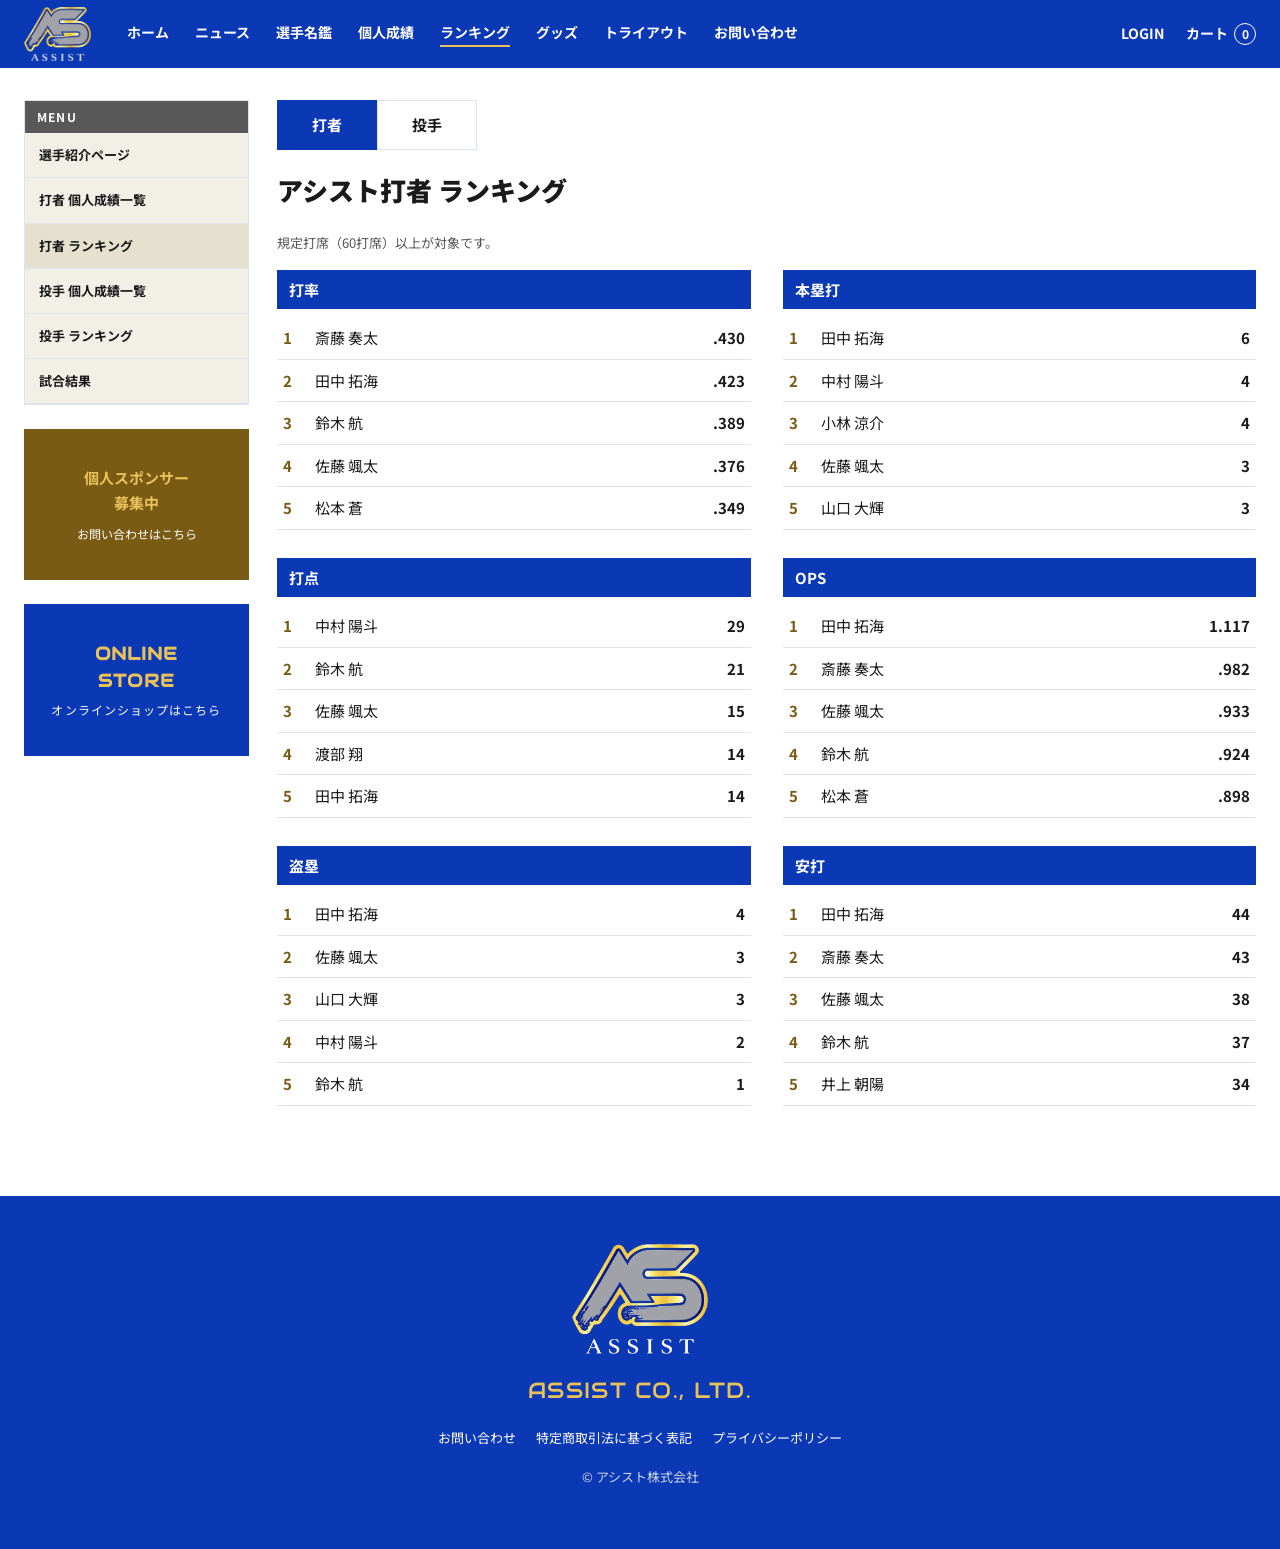
<file: ranking.html>
<!doctype html><html lang="ja"><head><meta charset="utf-8"><meta name="viewport" content="width=device-width,initial-scale=1"><title>アシスト株式会社</title><link rel="icon" type="image/png" href="assets/favicon.png"><link rel="apple-touch-icon" href="assets/apple-touch-icon.png"><meta property="og:title" content="アシスト株式会社"><meta property="og:image" content="assets/ogp.jpg"><meta property="og:type" content="website">
<link rel="preconnect" href="https://fonts.googleapis.com"><link href="https://fonts.googleapis.com/css2?family=Audiowide&family=Noto+Sans+JP:wght@400;500;700;900&display=swap" rel="stylesheet">
<meta name="robots" content="noindex"><link rel="stylesheet" href="style.css?v=1791884752"></head><body data-page="ranking"><div id="app"></div><script>window.__DATA={"members": [{"id": 1, "name": "渡部 翔", "en": "SHO WATANABE", "pos": "捕手", "no": 1, "pit": false, "ht": 178, "wt": 64, "bt": "左投左打", "from": "神奈川県", "g": 25, "pa": 103, "ab": 97, "h": 31, "d2": 3, "hr": 2, "rbi": 14, "r": 17, "e": 1, "so": 18, "bb": 6, "sb": 0, "pg": 0, "outs": 0, "er": 0, "pso": 0, "pbb": 0, "ph": 0, "w": 0, "l": 0, "avg": 0.32, "obp": 0.359, "slg": 0.412, "ops": 0.771, "ip": "0", "era": null}, {"id": 2, "name": "鈴木 航", "en": "WATARU SUZUKI", "pos": "一塁手", "no": 2, "pit": false, "ht": 186, "wt": 71, "bt": "右投右打", "from": "栃木県", "g": 24, "pa": 98, "ab": 95, "h": 37, "d2": 9, "hr": 1, "rbi": 21, "r": 17, "e": 2, "so": 10, "bb": 3, "sb": 1, "pg": 0, "outs": 0, "er": 0, "pso": 0, "pbb": 0, "ph": 0, "w": 0, "l": 0, "avg": 0.389, "obp": 0.408, "slg": 0.516, "ops": 0.924, "ip": "0", "era": null}, {"id": 3, "name": "田中 拓海", "en": "TAKUMI TANAKA", "pos": "二塁手", "no": 3, "pit": false, "ht": 181, "wt": 64, "bt": "右投右打", "from": "群馬県", "g": 27, "pa": 106, "ab": 104, "h": 44, "d2": 9, "hr": 6, "rbi": 14, "r": 8, "e": 2, "so": 10, "bb": 2, "sb": 4, "pg": 0, "outs": 0, "er": 0, "pso": 0, "pbb": 0, "ph": 0, "w": 0, "l": 0, "avg": 0.423, "obp": 0.434, "slg": 0.683, "ops": 1.117, "ip": "0", "era": null}, {"id": 4, "name": "佐藤 颯太", "en": "SOTA SATO", "pos": "三塁手", "no": 4, "pit": false, "ht": 181, "wt": 78, "bt": "右投右打", "from": "千葉県", "g": 25, "pa": 103, "ab": 101, "h": 38, "d2": 8, "hr": 3, "rbi": 15, "r": 13, "e": 0, "so": 12, "bb": 2, "sb": 3, "pg": 0, "outs": 0, "er": 0, "pso": 0, "pbb": 0, "ph": 0, "w": 0, "l": 0, "avg": 0.376, "obp": 0.388, "slg": 0.545, "ops": 0.933, "ip": "0", "era": null}, {"id": 5, "name": "井上 朝陽", "en": "ASAHI INOUE", "pos": "遊撃手", "no": 5, "pit": false, "ht": 181, "wt": 80, "bt": "右投右打", "from": "群馬県", "g": 26, "pa": 103, "ab": 99, "h": 34, "d2": 9, "hr": 0, "rbi": 14, "r": 14, "e": 1, "so": 7, "bb": 4, "sb": 0, "pg": 0, "outs": 0, "er": 0, "pso": 0, "pbb": 0, "ph": 0, "w": 0, "l": 0, "avg": 0.343, "obp": 0.369, "slg": 0.434, "ops": 0.803, "ip": "0", "era": null}, {"id": 6, "name": "伊藤 凌", "en": "RYO ITO", "pos": "左翼手", "no": 6, "pit": false, "ht": 175, "wt": 86, "bt": "右投左打", "from": "栃木県", "g": 24, "pa": 101, "ab": 97, "h": 17, "d2": 6, "hr": 1, "rbi": 10, "r": 16, "e": 0, "so": 14, "bb": 4, "sb": 1, "pg": 0, "outs": 0, "er": 0, "pso": 0, "pbb": 0, "ph": 0, "w": 0, "l": 0, "avg": 0.175, "obp": 0.208, "slg": 0.268, "ops": 0.476, "ip": "0", "era": null}, {"id": 7, "name": "山口 大輝", "en": "DAIKI YAMAGUCHI", "pos": "中堅手", "no": 7, "pit": false, "ht": 171, "wt": 84, "bt": "右投右打", "from": "千葉県", "g": 23, "pa": 91, "ab": 88, "h": 25, "d2": 3, "hr": 3, "rbi": 14, "r": 11, "e": 0, "so": 8, "bb": 3, "sb": 3, "pg": 0, "outs": 0, "er": 0, "pso": 0, "pbb": 0, "ph": 0, "w": 0, "l": 0, "avg": 0.284, "obp": 0.308, "slg": 0.42, "ops": 0.728, "ip": "0", "era": null}, {"id": 8, "name": "中村 陽斗", "en": "HARUTO NAKAMURA", "pos": "右翼手", "no": 8, "pit": false, "ht": 171, "wt": 82, "bt": "右投右打", "from": "茨城県", "g": 25, "pa": 105, "ab": 99, "h": 32, "d2": 6, "hr": 4, "rbi": 29, "r": 16, "e": 0, "so": 11, "bb": 6, "sb": 2, "pg": 0, "outs": 0, "er": 0, "pso": 0, "pbb": 0, "ph": 0, "w": 0, "l": 0, "avg": 0.323, "obp": 0.362, "slg": 0.505, "ops": 0.867, "ip": "0", "era": null}, {"id": 9, "name": "斎藤 奏太", "en": "SOTA SAITO", "pos": "指名打者", "no": 9, "pit": false, "ht": 185, "wt": 70, "bt": "右投右打", "from": "茨城県", "g": 25, "pa": 104, "ab": 100, "h": 43, "d2": 7, "hr": 1, "rbi": 10, "r": 18, "e": 0, "so": 11, "bb": 4, "sb": 1, "pg": 0, "outs": 0, "er": 0, "pso": 0, "pbb": 0, "ph": 0, "w": 0, "l": 0, "avg": 0.43, "obp": 0.452, "slg": 0.53, "ops": 0.982, "ip": "0", "era": null}, {"id": 10, "name": "山本 悠真", "en": "YUMA YAMAMOTO", "pos": "内野手", "no": 10, "pit": false, "ht": 184, "wt": 84, "bt": "右投右打", "from": "栃木県", "g": 14, "pa": 57, "ab": 56, "h": 21, "d2": 3, "hr": 3, "rbi": 7, "r": 12, "e": 2, "so": 5, "bb": 1, "sb": 1, "pg": 0, "outs": 0, "er": 0, "pso": 0, "pbb": 0, "ph": 0, "w": 0, "l": 0, "avg": 0.375, "obp": 0.386, "slg": 0.589, "ops": 0.975, "ip": "0", "era": null}, {"id": 11, "name": "小林 涼介", "en": "RYOSUKE KOBAYASHI", "pos": "外野手", "no": 11, "pit": false, "ht": 177, "wt": 70, "bt": "右投右打", "from": "埼玉県", "g": 17, "pa": 68, "ab": 65, "h": 19, "d2": 6, "hr": 4, "rbi": 13, "r": 13, "e": 2, "so": 14, "bb": 3, "sb": 1, "pg": 0, "outs": 0, "er": 0, "pso": 0, "pbb": 0, "ph": 0, "w": 0, "l": 0, "avg": 0.292, "obp": 0.324, "slg": 0.569, "ops": 0.893, "ip": "0", "era": null}, {"id": 12, "name": "松本 蒼", "en": "AO MATSUMOTO", "pos": "外野手", "no": 14, "pit": false, "ht": 182, "wt": 78, "bt": "右投右打", "from": "神奈川県", "g": 15, "pa": 69, "ab": 63, "h": 22, "d2": 9, "hr": 0, "rbi": 9, "r": 8, "e": 1, "so": 9, "bb": 6, "sb": 0, "pg": 0, "outs": 0, "er": 0, "pso": 0, "pbb": 0, "ph": 0, "w": 0, "l": 0, "avg": 0.349, "obp": 0.406, "slg": 0.492, "ops": 0.898, "ip": "0", "era": null}, {"id": 13, "name": "加藤 駿", "en": "SHUN KATO", "pos": "投手", "no": 17, "pit": true, "ht": 183, "wt": 76, "bt": "右投右打", "from": "栃木県", "g": 0, "pa": 0, "ab": 0, "h": 0, "d2": 0, "hr": 0, "rbi": 0, "r": 0, "e": 0, "so": 0, "bb": 0, "sb": 0, "pg": 7, "outs": 84, "er": 6, "pso": 21, "pbb": 7, "ph": 37, "w": 1, "l": 0, "avg": 0, "obp": 0, "slg": 0, "ops": 0, "ip": "28", "era": 1.93}, {"id": 14, "name": "林 健太", "en": "KENTA HAYASHI", "pos": "投手", "no": 18, "pit": true, "ht": 169, "wt": 71, "bt": "左投左打", "from": "千葉県", "g": 0, "pa": 0, "ab": 0, "h": 0, "d2": 0, "hr": 0, "rbi": 0, "r": 0, "e": 0, "so": 0, "bb": 0, "sb": 0, "pg": 11, "outs": 153, "er": 26, "pso": 47, "pbb": 22, "ph": 50, "w": 4, "l": 2, "avg": 0, "obp": 0, "slg": 0, "ops": 0, "ip": "51", "era": 4.59}, {"id": 15, "name": "木村 湊", "en": "MINATO KIMURA", "pos": "投手", "no": 19, "pit": true, "ht": 184, "wt": 70, "bt": "右投右打", "from": "東京都", "g": 0, "pa": 0, "ab": 0, "h": 0, "d2": 0, "hr": 0, "rbi": 0, "r": 0, "e": 0, "so": 0, "bb": 0, "sb": 0, "pg": 15, "outs": 213, "er": 28, "pso": 66, "pbb": 26, "ph": 62, "w": 5, "l": 1, "avg": 0, "obp": 0, "slg": 0, "ops": 0, "ip": "71", "era": 3.55}, {"id": 16, "name": "清水 優", "en": "YU SHIMIZU", "pos": "投手", "no": 21, "pit": true, "ht": 183, "wt": 64, "bt": "左投左打", "from": "千葉県", "g": 0, "pa": 0, "ab": 0, "h": 0, "d2": 0, "hr": 0, "rbi": 0, "r": 0, "e": 0, "so": 0, "bb": 0, "sb": 0, "pg": 11, "outs": 129, "er": 26, "pso": 35, "pbb": 16, "ph": 40, "w": 1, "l": 1, "avg": 0, "obp": 0, "slg": 0, "ops": 0, "ip": "43", "era": 5.44}, {"id": 17, "name": "吉田 隼人", "en": "HAYATO YOSHIDA", "pos": "投手", "no": 22, "pit": true, "ht": 181, "wt": 66, "bt": "右投右打", "from": "埼玉県", "g": 0, "pa": 0, "ab": 0, "h": 0, "d2": 0, "hr": 0, "rbi": 0, "r": 0, "e": 0, "so": 0, "bb": 0, "sb": 0, "pg": 11, "outs": 168, "er": 28, "pso": 49, "pbb": 20, "ph": 48, "w": 3, "l": 4, "avg": 0, "obp": 0, "slg": 0, "ops": 0, "ip": "56", "era": 4.5}, {"id": 18, "name": "高橋 蓮", "en": "REN TAKAHASHI", "pos": "投手", "no": 23, "pit": true, "ht": 185, "wt": 64, "bt": "右投左打", "from": "東京都", "g": 0, "pa": 0, "ab": 0, "h": 0, "d2": 0, "hr": 0, "rbi": 0, "r": 0, "e": 0, "so": 0, "bb": 0, "sb": 0, "pg": 5, "outs": 63, "er": 10, "pso": 18, "pbb": 6, "ph": 20, "w": 2, "l": 0, "avg": 0, "obp": 0, "slg": 0, "ops": 0, "ip": "21", "era": 4.29}], "games": [{"date": "2026-09-27", "opp": "所沢ライオンズクラブ", "us": 5, "them": 2, "lines": [{"name": "中村 陽斗", "pa": 5, "ab": 5, "h": 1, "d2": 0, "hr": 0, "bb": 0, "so": 0, "sb": 0, "e": 0, "rbi": 2, "r": 0}, {"name": "佐藤 颯太", "pa": 4, "ab": 4, "h": 2, "d2": 0, "hr": 1, "bb": 0, "so": 0, "sb": 0, "e": 0, "rbi": 1, "r": 1}, {"name": "伊藤 凌", "pa": 5, "ab": 5, "h": 0, "d2": 0, "hr": 0, "bb": 0, "so": 2, "sb": 0, "e": 0, "rbi": 0, "r": 0}, {"name": "井上 朝陽", "pa": 4, "ab": 4, "h": 2, "d2": 1, "hr": 0, "bb": 0, "so": 0, "sb": 0, "e": 0, "rbi": 0, "r": 0}, {"name": "田中 拓海", "pa": 4, "ab": 4, "h": 1, "d2": 0, "hr": 0, "bb": 0, "so": 0, "sb": 0, "e": 0, "rbi": 0, "r": 0}, {"name": "渡部 翔", "pa": 3, "ab": 3, "h": 2, "d2": 0, "hr": 0, "bb": 0, "so": 1, "sb": 0, "e": 0, "rbi": 1, "r": 0}, {"name": "鈴木 航", "pa": 3, "ab": 3, "h": 1, "d2": 0, "hr": 0, "bb": 0, "so": 1, "sb": 0, "e": 0, "rbi": 2, "r": 4}, {"name": "山口 大輝", "pa": 4, "ab": 4, "h": 1, "d2": 0, "hr": 0, "bb": 0, "so": 0, "sb": 0, "e": 0, "rbi": 0, "r": 1}, {"name": "斎藤 奏太", "pa": 4, "ab": 4, "h": 0, "d2": 0, "hr": 0, "bb": 0, "so": 0, "sb": 0, "e": 0, "rbi": 0, "r": 0}], "pitch": [{"name": "吉田 隼人", "outs": 21, "er": 2, "so": 4, "bb": 0, "h": 5, "dec": "W"}, {"name": "木村 湊", "outs": 6, "er": 0, "so": 4, "bb": 1, "h": 3, "dec": ""}], "id": 30}, {"date": "2026-09-21", "opp": "大宮グリーンリーフ", "us": 6, "them": 6, "lines": [{"name": "井上 朝陽", "pa": 3, "ab": 3, "h": 2, "d2": 1, "hr": 0, "bb": 0, "so": 0, "sb": 0, "e": 0, "rbi": 1, "r": 1}, {"name": "佐藤 颯太", "pa": 5, "ab": 5, "h": 2, "d2": 0, "hr": 0, "bb": 0, "so": 1, "sb": 0, "e": 0, "rbi": 1, "r": 3}, {"name": "山口 大輝", "pa": 5, "ab": 4, "h": 1, "d2": 0, "hr": 0, "bb": 1, "so": 0, "sb": 1, "e": 0, "rbi": 3, "r": 0}, {"name": "山本 悠真", "pa": 4, "ab": 4, "h": 2, "d2": 0, "hr": 0, "bb": 0, "so": 0, "sb": 0, "e": 0, "rbi": 0, "r": 1}, {"name": "中村 陽斗", "pa": 4, "ab": 4, "h": 1, "d2": 1, "hr": 0, "bb": 0, "so": 1, "sb": 0, "e": 0, "rbi": 1, "r": 1}, {"name": "田中 拓海", "pa": 4, "ab": 4, "h": 2, "d2": 0, "hr": 0, "bb": 0, "so": 1, "sb": 0, "e": 0, "rbi": 0, "r": 0}, {"name": "斎藤 奏太", "pa": 4, "ab": 4, "h": 0, "d2": 0, "hr": 0, "bb": 0, "so": 0, "sb": 0, "e": 0, "rbi": 0, "r": 0}, {"name": "鈴木 航", "pa": 4, "ab": 4, "h": 2, "d2": 1, "hr": 0, "bb": 0, "so": 1, "sb": 0, "e": 0, "rbi": 0, "r": 0}, {"name": "小林 涼介", "pa": 4, "ab": 4, "h": 0, "d2": 0, "hr": 0, "bb": 0, "so": 2, "sb": 0, "e": 0, "rbi": 0, "r": 0}], "pitch": [{"name": "木村 湊", "outs": 21, "er": 5, "so": 4, "bb": 0, "h": 8, "dec": ""}, {"name": "高橋 蓮", "outs": 6, "er": 1, "so": 0, "bb": 0, "h": 2, "dec": ""}], "id": 29}, {"date": "2026-09-15", "opp": "浦和ストームズ", "us": 2, "them": 2, "lines": [{"name": "伊藤 凌", "pa": 5, "ab": 4, "h": 0, "d2": 0, "hr": 0, "bb": 1, "so": 3, "sb": 0, "e": 0, "rbi": 0, "r": 0}, {"name": "松本 蒼", "pa": 4, "ab": 4, "h": 1, "d2": 0, "hr": 0, "bb": 0, "so": 0, "sb": 0, "e": 1, "rbi": 0, "r": 0}, {"name": "井上 朝陽", "pa": 3, "ab": 3, "h": 1, "d2": 1, "hr": 0, "bb": 0, "so": 0, "sb": 0, "e": 0, "rbi": 0, "r": 1}, {"name": "中村 陽斗", "pa": 4, "ab": 4, "h": 2, "d2": 0, "hr": 2, "bb": 0, "so": 1, "sb": 0, "e": 0, "rbi": 2, "r": 2}, {"name": "田中 拓海", "pa": 5, "ab": 4, "h": 2, "d2": 0, "hr": 0, "bb": 1, "so": 0, "sb": 1, "e": 1, "rbi": 1, "r": 0}, {"name": "鈴木 航", "pa": 4, "ab": 4, "h": 0, "d2": 0, "hr": 0, "bb": 0, "so": 1, "sb": 0, "e": 0, "rbi": 0, "r": 0}, {"name": "小林 涼介", "pa": 4, "ab": 4, "h": 1, "d2": 1, "hr": 0, "bb": 0, "so": 2, "sb": 1, "e": 0, "rbi": 1, "r": 1}, {"name": "斎藤 奏太", "pa": 3, "ab": 3, "h": 0, "d2": 0, "hr": 0, "bb": 0, "so": 0, "sb": 0, "e": 0, "rbi": 0, "r": 0}, {"name": "佐藤 颯太", "pa": 4, "ab": 4, "h": 2, "d2": 1, "hr": 0, "bb": 0, "so": 0, "sb": 0, "e": 0, "rbi": 0, "r": 0}], "pitch": [{"name": "加藤 駿", "outs": 15, "er": 1, "so": 8, "bb": 0, "h": 8, "dec": ""}, {"name": "木村 湊", "outs": 12, "er": 1, "so": 3, "bb": 1, "h": 3, "dec": ""}], "id": 28}, {"date": "2026-09-09", "opp": "川越レッドスターズ", "us": 5, "them": 2, "lines": [{"name": "井上 朝陽", "pa": 4, "ab": 4, "h": 0, "d2": 0, "hr": 0, "bb": 0, "so": 0, "sb": 0, "e": 0, "rbi": 0, "r": 0}, {"name": "渡部 翔", "pa": 5, "ab": 4, "h": 1, "d2": 0, "hr": 0, "bb": 1, "so": 1, "sb": 0, "e": 0, "rbi": 0, "r": 1}, {"name": "中村 陽斗", "pa": 4, "ab": 4, "h": 1, "d2": 1, "hr": 0, "bb": 0, "so": 2, "sb": 0, "e": 0, "rbi": 3, "r": 0}, {"name": "斎藤 奏太", "pa": 5, "ab": 5, "h": 5, "d2": 1, "hr": 0, "bb": 0, "so": 0, "sb": 0, "e": 0, "rbi": 2, "r": 2}, {"name": "佐藤 颯太", "pa": 4, "ab": 4, "h": 0, "d2": 0, "hr": 0, "bb": 0, "so": 0, "sb": 0, "e": 0, "rbi": 0, "r": 0}, {"name": "田中 拓海", "pa": 5, "ab": 5, "h": 0, "d2": 0, "hr": 0, "bb": 0, "so": 0, "sb": 0, "e": 0, "rbi": 0, "r": 0}, {"name": "鈴木 航", "pa": 4, "ab": 4, "h": 2, "d2": 0, "hr": 0, "bb": 0, "so": 0, "sb": 0, "e": 0, "rbi": 0, "r": 0}, {"name": "山口 大輝", "pa": 4, "ab": 4, "h": 1, "d2": 0, "hr": 0, "bb": 0, "so": 1, "sb": 0, "e": 0, "rbi": 0, "r": 0}, {"name": "小林 涼介", "pa": 3, "ab": 3, "h": 2, "d2": 2, "hr": 0, "bb": 0, "so": 0, "sb": 0, "e": 0, "rbi": 0, "r": 2}], "pitch": [{"name": "木村 湊", "outs": 15, "er": 1, "so": 5, "bb": 1, "h": 7, "dec": "W"}, {"name": "吉田 隼人", "outs": 12, "er": 1, "so": 3, "bb": 1, "h": 3, "dec": ""}], "id": 27}, {"date": "2026-09-03", "opp": "北斗ファルコンズ", "us": 5, "them": 6, "lines": [{"name": "鈴木 航", "pa": 5, "ab": 5, "h": 2, "d2": 0, "hr": 0, "bb": 0, "so": 0, "sb": 0, "e": 0, "rbi": 0, "r": 0}, {"name": "松本 蒼", "pa": 4, "ab": 3, "h": 0, "d2": 0, "hr": 0, "bb": 1, "so": 0, "sb": 0, "e": 0, "rbi": 0, "r": 0}, {"name": "中村 陽斗", "pa": 4, "ab": 4, "h": 1, "d2": 1, "hr": 0, "bb": 0, "so": 0, "sb": 0, "e": 0, "rbi": 1, "r": 0}, {"name": "田中 拓海", "pa": 4, "ab": 4, "h": 2, "d2": 1, "hr": 1, "bb": 0, "so": 0, "sb": 1, "e": 0, "rbi": 1, "r": 1}, {"name": "井上 朝陽", "pa": 5, "ab": 5, "h": 2, "d2": 1, "hr": 0, "bb": 0, "so": 0, "sb": 0, "e": 0, "rbi": 0, "r": 0}, {"name": "小林 涼介", "pa": 4, "ab": 4, "h": 0, "d2": 0, "hr": 0, "bb": 0, "so": 2, "sb": 0, "e": 0, "rbi": 0, "r": 0}, {"name": "斎藤 奏太", "pa": 4, "ab": 4, "h": 3, "d2": 0, "hr": 1, "bb": 0, "so": 0, "sb": 0, "e": 0, "rbi": 1, "r": 1}, {"name": "佐藤 颯太", "pa": 4, "ab": 4, "h": 3, "d2": 1, "hr": 1, "bb": 0, "so": 1, "sb": 1, "e": 0, "rbi": 1, "r": 1}, {"name": "伊藤 凌", "pa": 4, "ab": 4, "h": 1, "d2": 0, "hr": 0, "bb": 0, "so": 2, "sb": 0, "e": 0, "rbi": 2, "r": 2}], "pitch": [{"name": "吉田 隼人", "outs": 15, "er": 3, "so": 8, "bb": 1, "h": 5, "dec": "L"}, {"name": "清水 優", "outs": 12, "er": 3, "so": 0, "bb": 0, "h": 1, "dec": ""}], "id": 26}, {"date": "2026-08-28", "opp": "青葉ブルーサンズ", "us": 3, "them": 2, "lines": [{"name": "斎藤 奏太", "pa": 4, "ab": 4, "h": 2, "d2": 0, "hr": 0, "bb": 0, "so": 1, "sb": 0, "e": 0, "rbi": 0, "r": 0}, {"name": "伊藤 凌", "pa": 4, "ab": 4, "h": 0, "d2": 0, "hr": 0, "bb": 0, "so": 0, "sb": 0, "e": 0, "rbi": 0, "r": 0}, {"name": "井上 朝陽", "pa": 4, "ab": 4, "h": 0, "d2": 0, "hr": 0, "bb": 0, "so": 0, "sb": 0, "e": 0, "rbi": 0, "r": 0}, {"name": "中村 陽斗", "pa": 4, "ab": 3, "h": 1, "d2": 1, "hr": 0, "bb": 1, "so": 1, "sb": 0, "e": 0, "rbi": 1, "r": 0}, {"name": "山口 大輝", "pa": 3, "ab": 3, "h": 0, "d2": 0, "hr": 0, "bb": 0, "so": 0, "sb": 0, "e": 0, "rbi": 0, "r": 0}, {"name": "小林 涼介", "pa": 4, "ab": 4, "h": 2, "d2": 1, "hr": 0, "bb": 0, "so": 1, "sb": 0, "e": 0, "rbi": 0, "r": 2}, {"name": "佐藤 颯太", "pa": 4, "ab": 4, "h": 1, "d2": 0, "hr": 0, "bb": 0, "so": 3, "sb": 0, "e": 0, "rbi": 1, "r": 1}, {"name": "松本 蒼", "pa": 5, "ab": 5, "h": 0, "d2": 0, "hr": 0, "bb": 0, "so": 2, "sb": 0, "e": 0, "rbi": 0, "r": 0}, {"name": "山本 悠真", "pa": 5, "ab": 5, "h": 2, "d2": 0, "hr": 0, "bb": 0, "so": 0, "sb": 0, "e": 0, "rbi": 1, "r": 0}], "pitch": [{"name": "木村 湊", "outs": 15, "er": 1, "so": 4, "bb": 4, "h": 3, "dec": "W"}, {"name": "吉田 隼人", "outs": 12, "er": 1, "so": 4, "bb": 0, "h": 3, "dec": ""}], "id": 25}, {"date": "2026-08-22", "opp": "草加ホークス", "us": 6, "them": 2, "lines": [{"name": "中村 陽斗", "pa": 4, "ab": 4, "h": 1, "d2": 0, "hr": 0, "bb": 0, "so": 0, "sb": 0, "e": 0, "rbi": 2, "r": 0}, {"name": "小林 涼介", "pa": 4, "ab": 4, "h": 0, "d2": 0, "hr": 0, "bb": 0, "so": 1, "sb": 0, "e": 0, "rbi": 0, "r": 0}, {"name": "佐藤 颯太", "pa": 4, "ab": 4, "h": 1, "d2": 0, "hr": 0, "bb": 0, "so": 1, "sb": 0, "e": 0, "rbi": 0, "r": 0}, {"name": "渡部 翔", "pa": 4, "ab": 4, "h": 2, "d2": 1, "hr": 0, "bb": 0, "so": 1, "sb": 0, "e": 0, "rbi": 0, "r": 1}, {"name": "井上 朝陽", "pa": 4, "ab": 4, "h": 1, "d2": 0, "hr": 0, "bb": 0, "so": 1, "sb": 0, "e": 0, "rbi": 0, "r": 2}, {"name": "山本 悠真", "pa": 4, "ab": 4, "h": 0, "d2": 0, "hr": 0, "bb": 0, "so": 2, "sb": 0, "e": 0, "rbi": 0, "r": 0}, {"name": "伊藤 凌", "pa": 5, "ab": 5, "h": 1, "d2": 0, "hr": 0, "bb": 0, "so": 2, "sb": 0, "e": 0, "rbi": 0, "r": 1}, {"name": "田中 拓海", "pa": 3, "ab": 3, "h": 2, "d2": 1, "hr": 1, "bb": 0, "so": 0, "sb": 1, "e": 0, "rbi": 1, "r": 1}, {"name": "鈴木 航", "pa": 4, "ab": 4, "h": 2, "d2": 0, "hr": 0, "bb": 0, "so": 0, "sb": 0, "e": 0, "rbi": 3, "r": 1}], "pitch": [{"name": "林 健太", "outs": 18, "er": 1, "so": 10, "bb": 3, "h": 8, "dec": "W"}, {"name": "木村 湊", "outs": 9, "er": 1, "so": 4, "bb": 1, "h": 0, "dec": ""}], "id": 24}, {"date": "2026-08-16", "opp": "上尾ベアーズ", "us": 0, "them": 8, "lines": [{"name": "山口 大輝", "pa": 4, "ab": 4, "h": 0, "d2": 0, "hr": 0, "bb": 0, "so": 0, "sb": 0, "e": 0, "rbi": 0, "r": 0}, {"name": "中村 陽斗", "pa": 4, "ab": 4, "h": 3, "d2": 0, "hr": 0, "bb": 0, "so": 0, "sb": 0, "e": 0, "rbi": 0, "r": 0}, {"name": "渡部 翔", "pa": 4, "ab": 4, "h": 1, "d2": 0, "hr": 0, "bb": 0, "so": 0, "sb": 0, "e": 0, "rbi": 0, "r": 0}, {"name": "佐藤 颯太", "pa": 5, "ab": 4, "h": 1, "d2": 0, "hr": 0, "bb": 1, "so": 1, "sb": 0, "e": 0, "rbi": 0, "r": 0}, {"name": "松本 蒼", "pa": 6, "ab": 5, "h": 3, "d2": 2, "hr": 0, "bb": 1, "so": 1, "sb": 0, "e": 0, "rbi": 0, "r": 0}, {"name": "田中 拓海", "pa": 4, "ab": 4, "h": 3, "d2": 0, "hr": 0, "bb": 0, "so": 0, "sb": 0, "e": 1, "rbi": 0, "r": 0}, {"name": "鈴木 航", "pa": 4, "ab": 4, "h": 1, "d2": 0, "hr": 0, "bb": 0, "so": 1, "sb": 0, "e": 0, "rbi": 0, "r": 0}, {"name": "斎藤 奏太", "pa": 5, "ab": 4, "h": 3, "d2": 2, "hr": 0, "bb": 1, "so": 1, "sb": 0, "e": 0, "rbi": 0, "r": 0}, {"name": "山本 悠真", "pa": 4, "ab": 4, "h": 1, "d2": 0, "hr": 0, "bb": 0, "so": 1, "sb": 0, "e": 0, "rbi": 0, "r": 0}], "pitch": [{"name": "吉田 隼人", "outs": 15, "er": 4, "so": 5, "bb": 1, "h": 7, "dec": "L"}, {"name": "木村 湊", "outs": 12, "er": 4, "so": 1, "bb": 0, "h": 1, "dec": ""}], "id": 23}, {"date": "2026-08-10", "opp": "所沢ライオンズクラブ", "us": 9, "them": 8, "lines": [{"name": "鈴木 航", "pa": 4, "ab": 4, "h": 2, "d2": 1, "hr": 0, "bb": 0, "so": 1, "sb": 1, "e": 1, "rbi": 2, "r": 1}, {"name": "山本 悠真", "pa": 4, "ab": 4, "h": 1, "d2": 0, "hr": 0, "bb": 0, "so": 0, "sb": 0, "e": 0, "rbi": 1, "r": 1}, {"name": "中村 陽斗", "pa": 5, "ab": 4, "h": 0, "d2": 0, "hr": 0, "bb": 1, "so": 2, "sb": 0, "e": 0, "rbi": 0, "r": 1}, {"name": "松本 蒼", "pa": 5, "ab": 4, "h": 2, "d2": 2, "hr": 0, "bb": 1, "so": 2, "sb": 0, "e": 0, "rbi": 2, "r": 2}, {"name": "斎藤 奏太", "pa": 5, "ab": 5, "h": 4, "d2": 0, "hr": 0, "bb": 0, "so": 0, "sb": 0, "e": 0, "rbi": 2, "r": 1}, {"name": "渡部 翔", "pa": 4, "ab": 4, "h": 2, "d2": 0, "hr": 0, "bb": 0, "so": 0, "sb": 0, "e": 0, "rbi": 1, "r": 0}, {"name": "山口 大輝", "pa": 3, "ab": 3, "h": 2, "d2": 0, "hr": 0, "bb": 0, "so": 0, "sb": 0, "e": 0, "rbi": 0, "r": 1}, {"name": "田中 拓海", "pa": 5, "ab": 4, "h": 3, "d2": 0, "hr": 0, "bb": 1, "so": 0, "sb": 0, "e": 0, "rbi": 0, "r": 2}, {"name": "小林 涼介", "pa": 5, "ab": 5, "h": 2, "d2": 0, "hr": 0, "bb": 0, "so": 1, "sb": 0, "e": 0, "rbi": 1, "r": 0}], "pitch": [{"name": "清水 優", "outs": 18, "er": 5, "so": 5, "bb": 4, "h": 9, "dec": "W"}, {"name": "林 健太", "outs": 9, "er": 3, "so": 4, "bb": 2, "h": 4, "dec": ""}], "id": 22}, {"date": "2026-08-04", "opp": "大宮グリーンリーフ", "us": 3, "them": 3, "lines": [{"name": "渡部 翔", "pa": 5, "ab": 5, "h": 1, "d2": 0, "hr": 0, "bb": 0, "so": 1, "sb": 0, "e": 0, "rbi": 0, "r": 0}, {"name": "鈴木 航", "pa": 3, "ab": 3, "h": 2, "d2": 1, "hr": 0, "bb": 0, "so": 1, "sb": 0, "e": 0, "rbi": 1, "r": 0}, {"name": "田中 拓海", "pa": 3, "ab": 3, "h": 1, "d2": 0, "hr": 0, "bb": 0, "so": 0, "sb": 0, "e": 0, "rbi": 0, "r": 0}, {"name": "佐藤 颯太", "pa": 4, "ab": 4, "h": 3, "d2": 1, "hr": 0, "bb": 0, "so": 1, "sb": 0, "e": 0, "rbi": 1, "r": 0}, {"name": "井上 朝陽", "pa": 3, "ab": 3, "h": 2, "d2": 1, "hr": 0, "bb": 0, "so": 0, "sb": 0, "e": 0, "rbi": 0, "r": 1}, {"name": "伊藤 凌", "pa": 4, "ab": 4, "h": 1, "d2": 0, "hr": 0, "bb": 0, "so": 0, "sb": 0, "e": 0, "rbi": 0, "r": 1}, {"name": "山口 大輝", "pa": 5, "ab": 5, "h": 1, "d2": 0, "hr": 0, "bb": 0, "so": 0, "sb": 0, "e": 0, "rbi": 1, "r": 0}, {"name": "中村 陽斗", "pa": 5, "ab": 5, "h": 0, "d2": 0, "hr": 0, "bb": 0, "so": 0, "sb": 0, "e": 0, "rbi": 0, "r": 0}, {"name": "斎藤 奏太", "pa": 4, "ab": 4, "h": 1, "d2": 0, "hr": 0, "bb": 0, "so": 0, "sb": 0, "e": 0, "rbi": 0, "r": 1}], "pitch": [{"name": "木村 湊", "outs": 18, "er": 2, "so": 9, "bb": 4, "h": 3, "dec": ""}, {"name": "吉田 隼人", "outs": 9, "er": 1, "so": 4, "bb": 2, "h": 0, "dec": ""}], "id": 21}, {"date": "2026-07-25", "opp": "浦和ストームズ", "us": 11, "them": 5, "lines": [{"name": "渡部 翔", "pa": 3, "ab": 3, "h": 1, "d2": 0, "hr": 0, "bb": 0, "so": 2, "sb": 0, "e": 0, "rbi": 3, "r": 1}, {"name": "鈴木 航", "pa": 5, "ab": 4, "h": 2, "d2": 1, "hr": 0, "bb": 1, "so": 0, "sb": 0, "e": 0, "rbi": 2, "r": 3}, {"name": "田中 拓海", "pa": 5, "ab": 5, "h": 4, "d2": 2, "hr": 1, "bb": 0, "so": 0, "sb": 0, "e": 0, "rbi": 1, "r": 1}, {"name": "佐藤 颯太", "pa": 4, "ab": 4, "h": 0, "d2": 0, "hr": 0, "bb": 0, "so": 0, "sb": 0, "e": 0, "rbi": 0, "r": 0}, {"name": "井上 朝陽", "pa": 4, "ab": 4, "h": 2, "d2": 0, "hr": 0, "bb": 0, "so": 0, "sb": 0, "e": 1, "rbi": 4, "r": 0}, {"name": "伊藤 凌", "pa": 4, "ab": 3, "h": 0, "d2": 0, "hr": 0, "bb": 1, "so": 0, "sb": 0, "e": 0, "rbi": 0, "r": 0}, {"name": "山口 大輝", "pa": 4, "ab": 4, "h": 2, "d2": 1, "hr": 1, "bb": 0, "so": 0, "sb": 0, "e": 0, "rbi": 1, "r": 3}, {"name": "中村 陽斗", "pa": 4, "ab": 3, "h": 1, "d2": 1, "hr": 0, "bb": 1, "so": 0, "sb": 1, "e": 0, "rbi": 1, "r": 0}, {"name": "斎藤 奏太", "pa": 4, "ab": 4, "h": 1, "d2": 0, "hr": 0, "bb": 0, "so": 1, "sb": 0, "e": 0, "rbi": 0, "r": 3}], "pitch": [{"name": "林 健太", "outs": 21, "er": 5, "so": 9, "bb": 2, "h": 4, "dec": "W"}, {"name": "高橋 蓮", "outs": 6, "er": 0, "so": 4, "bb": 1, "h": 2, "dec": ""}], "id": 20}, {"date": "2026-07-19", "opp": "川越レッドスターズ", "us": 5, "them": 0, "lines": [{"name": "渡部 翔", "pa": 4, "ab": 4, "h": 0, "d2": 0, "hr": 0, "bb": 0, "so": 1, "sb": 0, "e": 0, "rbi": 0, "r": 0}, {"name": "鈴木 航", "pa": 4, "ab": 4, "h": 4, "d2": 2, "hr": 0, "bb": 0, "so": 0, "sb": 0, "e": 0, "rbi": 0, "r": 1}, {"name": "田中 拓海", "pa": 4, "ab": 4, "h": 0, "d2": 0, "hr": 0, "bb": 0, "so": 1, "sb": 0, "e": 0, "rbi": 0, "r": 0}, {"name": "佐藤 颯太", "pa": 4, "ab": 4, "h": 3, "d2": 1, "hr": 0, "bb": 0, "so": 0, "sb": 0, "e": 0, "rbi": 2, "r": 1}, {"name": "井上 朝陽", "pa": 4, "ab": 4, "h": 1, "d2": 0, "hr": 0, "bb": 0, "so": 0, "sb": 0, "e": 0, "rbi": 2, "r": 0}, {"name": "伊藤 凌", "pa": 4, "ab": 4, "h": 1, "d2": 0, "hr": 0, "bb": 0, "so": 0, "sb": 0, "e": 0, "rbi": 0, "r": 2}, {"name": "山口 大輝", "pa": 5, "ab": 5, "h": 0, "d2": 0, "hr": 0, "bb": 0, "so": 1, "sb": 0, "e": 0, "rbi": 0, "r": 0}, {"name": "中村 陽斗", "pa": 4, "ab": 4, "h": 2, "d2": 0, "hr": 0, "bb": 0, "so": 1, "sb": 0, "e": 0, "rbi": 0, "r": 0}, {"name": "斎藤 奏太", "pa": 4, "ab": 4, "h": 3, "d2": 1, "hr": 0, "bb": 0, "so": 1, "sb": 0, "e": 0, "rbi": 1, "r": 1}], "pitch": [{"name": "加藤 駿", "outs": 15, "er": 0, "so": 3, "bb": 4, "h": 9, "dec": "W"}, {"name": "高橋 蓮", "outs": 12, "er": 0, "so": 3, "bb": 1, "h": 1, "dec": ""}], "id": 19}, {"date": "2026-07-13", "opp": "北斗ファルコンズ", "us": 5, "them": 3, "lines": [{"name": "斎藤 奏太", "pa": 5, "ab": 4, "h": 1, "d2": 0, "hr": 0, "bb": 1, "so": 1, "sb": 0, "e": 0, "rbi": 0, "r": 1}, {"name": "中村 陽斗", "pa": 4, "ab": 4, "h": 1, "d2": 0, "hr": 0, "bb": 0, "so": 0, "sb": 0, "e": 0, "rbi": 2, "r": 0}, {"name": "井上 朝陽", "pa": 4, "ab": 4, "h": 3, "d2": 1, "hr": 0, "bb": 0, "so": 0, "sb": 0, "e": 0, "rbi": 1, "r": 1}, {"name": "伊藤 凌", "pa": 4, "ab": 4, "h": 0, "d2": 0, "hr": 0, "bb": 0, "so": 1, "sb": 0, "e": 0, "rbi": 0, "r": 0}, {"name": "山本 悠真", "pa": 4, "ab": 3, "h": 2, "d2": 0, "hr": 0, "bb": 1, "so": 0, "sb": 0, "e": 0, "rbi": 0, "r": 1}, {"name": "小林 涼介", "pa": 4, "ab": 4, "h": 0, "d2": 0, "hr": 0, "bb": 0, "so": 0, "sb": 0, "e": 0, "rbi": 0, "r": 0}, {"name": "松本 蒼", "pa": 4, "ab": 4, "h": 3, "d2": 1, "hr": 0, "bb": 0, "so": 1, "sb": 0, "e": 0, "rbi": 1, "r": 0}, {"name": "鈴木 航", "pa": 3, "ab": 3, "h": 1, "d2": 0, "hr": 1, "bb": 0, "so": 0, "sb": 0, "e": 0, "rbi": 1, "r": 2}, {"name": "田中 拓海", "pa": 4, "ab": 4, "h": 0, "d2": 0, "hr": 0, "bb": 0, "so": 1, "sb": 0, "e": 0, "rbi": 0, "r": 0}], "pitch": [{"name": "吉田 隼人", "outs": 15, "er": 2, "so": 9, "bb": 1, "h": 3, "dec": "W"}, {"name": "加藤 駿", "outs": 12, "er": 1, "so": 1, "bb": 0, "h": 2, "dec": ""}], "id": 18}, {"date": "2026-07-07", "opp": "青葉ブルーサンズ", "us": 5, "them": 5, "lines": [{"name": "小林 涼介", "pa": 3, "ab": 3, "h": 1, "d2": 1, "hr": 0, "bb": 0, "so": 0, "sb": 0, "e": 1, "rbi": 0, "r": 1}, {"name": "佐藤 颯太", "pa": 4, "ab": 4, "h": 1, "d2": 0, "hr": 1, "bb": 0, "so": 0, "sb": 0, "e": 0, "rbi": 1, "r": 1}, {"name": "山口 大輝", "pa": 3, "ab": 3, "h": 1, "d2": 0, "hr": 0, "bb": 0, "so": 1, "sb": 0, "e": 0, "rbi": 0, "r": 0}, {"name": "山本 悠真", "pa": 4, "ab": 4, "h": 1, "d2": 0, "hr": 1, "bb": 0, "so": 1, "sb": 0, "e": 0, "rbi": 1, "r": 0}, {"name": "松本 蒼", "pa": 4, "ab": 4, "h": 0, "d2": 0, "hr": 0, "bb": 0, "so": 0, "sb": 0, "e": 0, "rbi": 0, "r": 0}, {"name": "渡部 翔", "pa": 4, "ab": 4, "h": 2, "d2": 0, "hr": 0, "bb": 0, "so": 0, "sb": 0, "e": 0, "rbi": 1, "r": 0}, {"name": "田中 拓海", "pa": 4, "ab": 4, "h": 1, "d2": 1, "hr": 0, "bb": 0, "so": 0, "sb": 0, "e": 0, "rbi": 1, "r": 0}, {"name": "伊藤 凌", "pa": 6, "ab": 5, "h": 1, "d2": 0, "hr": 0, "bb": 1, "so": 0, "sb": 0, "e": 0, "rbi": 1, "r": 0}, {"name": "中村 陽斗", "pa": 5, "ab": 4, "h": 2, "d2": 0, "hr": 0, "bb": 1, "so": 0, "sb": 1, "e": 0, "rbi": 0, "r": 3}], "pitch": [{"name": "清水 優", "outs": 18, "er": 3, "so": 5, "bb": 2, "h": 7, "dec": ""}, {"name": "林 健太", "outs": 9, "er": 2, "so": 1, "bb": 0, "h": 3, "dec": ""}], "id": 17}, {"date": "2026-07-01", "opp": "草加ホークス", "us": 10, "them": 6, "lines": [{"name": "松本 蒼", "pa": 3, "ab": 3, "h": 1, "d2": 0, "hr": 0, "bb": 0, "so": 1, "sb": 0, "e": 0, "rbi": 1, "r": 0}, {"name": "伊藤 凌", "pa": 4, "ab": 4, "h": 0, "d2": 0, "hr": 0, "bb": 0, "so": 0, "sb": 0, "e": 0, "rbi": 0, "r": 0}, {"name": "山本 悠真", "pa": 4, "ab": 4, "h": 2, "d2": 0, "hr": 0, "bb": 0, "so": 0, "sb": 0, "e": 1, "rbi": 1, "r": 4}, {"name": "佐藤 颯太", "pa": 3, "ab": 3, "h": 0, "d2": 0, "hr": 0, "bb": 0, "so": 0, "sb": 0, "e": 0, "rbi": 0, "r": 0}, {"name": "田中 拓海", "pa": 4, "ab": 4, "h": 3, "d2": 1, "hr": 1, "bb": 0, "so": 1, "sb": 0, "e": 0, "rbi": 3, "r": 1}, {"name": "井上 朝陽", "pa": 5, "ab": 4, "h": 1, "d2": 0, "hr": 0, "bb": 1, "so": 1, "sb": 0, "e": 0, "rbi": 2, "r": 3}, {"name": "山口 大輝", "pa": 3, "ab": 3, "h": 0, "d2": 0, "hr": 0, "bb": 0, "so": 0, "sb": 0, "e": 0, "rbi": 0, "r": 0}, {"name": "渡部 翔", "pa": 4, "ab": 4, "h": 2, "d2": 0, "hr": 1, "bb": 0, "so": 1, "sb": 0, "e": 0, "rbi": 2, "r": 0}, {"name": "斎藤 奏太", "pa": 4, "ab": 4, "h": 1, "d2": 0, "hr": 0, "bb": 0, "so": 1, "sb": 0, "e": 0, "rbi": 1, "r": 2}], "pitch": [{"name": "高橋 蓮", "outs": 18, "er": 4, "so": 8, "bb": 2, "h": 6, "dec": "W"}, {"name": "清水 優", "outs": 9, "er": 2, "so": 3, "bb": 2, "h": 1, "dec": ""}], "id": 16}, {"date": "2026-06-25", "opp": "上尾ベアーズ", "us": 9, "them": 3, "lines": [{"name": "伊藤 凌", "pa": 5, "ab": 5, "h": 2, "d2": 1, "hr": 0, "bb": 0, "so": 1, "sb": 0, "e": 0, "rbi": 0, "r": 3}, {"name": "中村 陽斗", "pa": 5, "ab": 5, "h": 0, "d2": 0, "hr": 0, "bb": 0, "so": 2, "sb": 0, "e": 0, "rbi": 0, "r": 0}, {"name": "山本 悠真", "pa": 5, "ab": 5, "h": 3, "d2": 1, "hr": 1, "bb": 0, "so": 0, "sb": 0, "e": 0, "rbi": 1, "r": 1}, {"name": "鈴木 航", "pa": 4, "ab": 4, "h": 1, "d2": 0, "hr": 0, "bb": 0, "so": 1, "sb": 0, "e": 0, "rbi": 2, "r": 1}, {"name": "渡部 翔", "pa": 4, "ab": 4, "h": 1, "d2": 0, "hr": 0, "bb": 0, "so": 0, "sb": 0, "e": 0, "rbi": 2, "r": 2}, {"name": "小林 涼介", "pa": 5, "ab": 4, "h": 1, "d2": 0, "hr": 1, "bb": 1, "so": 0, "sb": 0, "e": 0, "rbi": 1, "r": 1}, {"name": "佐藤 颯太", "pa": 5, "ab": 5, "h": 2, "d2": 1, "hr": 0, "bb": 0, "so": 1, "sb": 0, "e": 0, "rbi": 3, "r": 1}, {"name": "井上 朝陽", "pa": 3, "ab": 3, "h": 1, "d2": 0, "hr": 0, "bb": 0, "so": 0, "sb": 0, "e": 0, "rbi": 1, "r": 0}, {"name": "斎藤 奏太", "pa": 4, "ab": 4, "h": 2, "d2": 0, "hr": 0, "bb": 0, "so": 0, "sb": 0, "e": 0, "rbi": 1, "r": 0}], "pitch": [{"name": "木村 湊", "outs": 18, "er": 2, "so": 7, "bb": 3, "h": 5, "dec": "W"}, {"name": "吉田 隼人", "outs": 9, "er": 1, "so": 2, "bb": 2, "h": 2, "dec": ""}], "id": 15}, {"date": "2026-06-19", "opp": "所沢ライオンズクラブ", "us": 4, "them": 7, "lines": [{"name": "佐藤 颯太", "pa": 4, "ab": 4, "h": 2, "d2": 0, "hr": 0, "bb": 0, "so": 0, "sb": 1, "e": 0, "rbi": 1, "r": 0}, {"name": "伊藤 凌", "pa": 4, "ab": 4, "h": 1, "d2": 1, "hr": 0, "bb": 0, "so": 1, "sb": 0, "e": 0, "rbi": 1, "r": 1}, {"name": "中村 陽斗", "pa": 3, "ab": 3, "h": 2, "d2": 0, "hr": 0, "bb": 0, "so": 0, "sb": 0, "e": 0, "rbi": 1, "r": 1}, {"name": "小林 涼介", "pa": 5, "ab": 5, "h": 1, "d2": 0, "hr": 1, "bb": 0, "so": 0, "sb": 0, "e": 0, "rbi": 1, "r": 1}, {"name": "渡部 翔", "pa": 4, "ab": 4, "h": 1, "d2": 1, "hr": 0, "bb": 0, "so": 0, "sb": 0, "e": 0, "rbi": 0, "r": 0}, {"name": "松本 蒼", "pa": 6, "ab": 5, "h": 1, "d2": 1, "hr": 0, "bb": 1, "so": 0, "sb": 0, "e": 0, "rbi": 1, "r": 0}, {"name": "井上 朝陽", "pa": 3, "ab": 3, "h": 0, "d2": 0, "hr": 0, "bb": 0, "so": 0, "sb": 0, "e": 0, "rbi": 0, "r": 0}, {"name": "田中 拓海", "pa": 4, "ab": 4, "h": 1, "d2": 0, "hr": 0, "bb": 0, "so": 0, "sb": 0, "e": 0, "rbi": 0, "r": 0}, {"name": "鈴木 航", "pa": 5, "ab": 4, "h": 2, "d2": 0, "hr": 0, "bb": 1, "so": 0, "sb": 0, "e": 0, "rbi": 0, "r": 1}], "pitch": [{"name": "清水 優", "outs": 15, "er": 4, "so": 3, "bb": 3, "h": 9, "dec": "L"}, {"name": "木村 湊", "outs": 12, "er": 3, "so": 3, "bb": 1, "h": 4, "dec": ""}], "id": 14}, {"date": "2026-06-13", "opp": "大宮グリーンリーフ", "us": 4, "them": 6, "lines": [{"name": "渡部 翔", "pa": 4, "ab": 4, "h": 3, "d2": 0, "hr": 0, "bb": 0, "so": 1, "sb": 0, "e": 0, "rbi": 0, "r": 0}, {"name": "鈴木 航", "pa": 4, "ab": 4, "h": 0, "d2": 0, "hr": 0, "bb": 0, "so": 0, "sb": 0, "e": 1, "rbi": 0, "r": 0}, {"name": "田中 拓海", "pa": 4, "ab": 4, "h": 0, "d2": 0, "hr": 0, "bb": 0, "so": 2, "sb": 0, "e": 0, "rbi": 0, "r": 0}, {"name": "佐藤 颯太", "pa": 4, "ab": 4, "h": 2, "d2": 0, "hr": 0, "bb": 0, "so": 0, "sb": 0, "e": 0, "rbi": 2, "r": 0}, {"name": "井上 朝陽", "pa": 4, "ab": 3, "h": 0, "d2": 0, "hr": 0, "bb": 1, "so": 0, "sb": 0, "e": 0, "rbi": 0, "r": 2}, {"name": "伊藤 凌", "pa": 3, "ab": 3, "h": 0, "d2": 0, "hr": 0, "bb": 0, "so": 0, "sb": 1, "e": 0, "rbi": 0, "r": 0}, {"name": "山口 大輝", "pa": 4, "ab": 4, "h": 0, "d2": 0, "hr": 0, "bb": 0, "so": 0, "sb": 0, "e": 0, "rbi": 0, "r": 0}, {"name": "中村 陽斗", "pa": 4, "ab": 4, "h": 1, "d2": 0, "hr": 0, "bb": 0, "so": 0, "sb": 0, "e": 0, "rbi": 2, "r": 2}, {"name": "斎藤 奏太", "pa": 3, "ab": 3, "h": 2, "d2": 1, "hr": 0, "bb": 0, "so": 0, "sb": 0, "e": 0, "rbi": 0, "r": 0}], "pitch": [{"name": "吉田 隼人", "outs": 18, "er": 4, "so": 4, "bb": 4, "h": 9, "dec": "L"}, {"name": "木村 湊", "outs": 9, "er": 2, "so": 3, "bb": 2, "h": 1, "dec": ""}], "id": 13}, {"date": "2026-06-07", "opp": "浦和ストームズ", "us": 3, "them": 2, "lines": [{"name": "伊藤 凌", "pa": 3, "ab": 3, "h": 2, "d2": 1, "hr": 0, "bb": 0, "so": 0, "sb": 0, "e": 0, "rbi": 0, "r": 0}, {"name": "松本 蒼", "pa": 5, "ab": 5, "h": 3, "d2": 1, "hr": 0, "bb": 0, "so": 1, "sb": 0, "e": 0, "rbi": 2, "r": 0}, {"name": "渡部 翔", "pa": 3, "ab": 3, "h": 0, "d2": 0, "hr": 0, "bb": 0, "so": 1, "sb": 0, "e": 0, "rbi": 0, "r": 0}, {"name": "井上 朝陽", "pa": 3, "ab": 3, "h": 1, "d2": 0, "hr": 0, "bb": 0, "so": 0, "sb": 0, "e": 0, "rbi": 0, "r": 1}, {"name": "山口 大輝", "pa": 5, "ab": 5, "h": 2, "d2": 0, "hr": 1, "bb": 0, "so": 2, "sb": 0, "e": 0, "rbi": 1, "r": 1}, {"name": "田中 拓海", "pa": 4, "ab": 4, "h": 3, "d2": 0, "hr": 0, "bb": 0, "so": 0, "sb": 0, "e": 0, "rbi": 1, "r": 0}, {"name": "佐藤 颯太", "pa": 4, "ab": 4, "h": 1, "d2": 0, "hr": 0, "bb": 0, "so": 1, "sb": 0, "e": 0, "rbi": 0, "r": 0}, {"name": "山本 悠真", "pa": 4, "ab": 4, "h": 1, "d2": 0, "hr": 0, "bb": 0, "so": 1, "sb": 0, "e": 0, "rbi": 0, "r": 0}, {"name": "小林 涼介", "pa": 3, "ab": 3, "h": 2, "d2": 1, "hr": 0, "bb": 0, "so": 0, "sb": 0, "e": 0, "rbi": 0, "r": 1}], "pitch": [{"name": "木村 湊", "outs": 18, "er": 2, "so": 8, "bb": 1, "h": 7, "dec": "W"}, {"name": "加藤 駿", "outs": 9, "er": 0, "so": 1, "bb": 0, "h": 3, "dec": ""}], "id": 12}, {"date": "2026-06-01", "opp": "川越レッドスターズ", "us": 14, "them": 7, "lines": [{"name": "斎藤 奏太", "pa": 4, "ab": 4, "h": 3, "d2": 0, "hr": 0, "bb": 0, "so": 0, "sb": 0, "e": 0, "rbi": 0, "r": 2}, {"name": "山本 悠真", "pa": 4, "ab": 4, "h": 2, "d2": 2, "hr": 0, "bb": 0, "so": 0, "sb": 0, "e": 1, "rbi": 1, "r": 1}, {"name": "松本 蒼", "pa": 5, "ab": 4, "h": 0, "d2": 0, "hr": 0, "bb": 1, "so": 0, "sb": 0, "e": 0, "rbi": 0, "r": 3}, {"name": "中村 陽斗", "pa": 5, "ab": 4, "h": 2, "d2": 0, "hr": 0, "bb": 1, "so": 0, "sb": 0, "e": 0, "rbi": 5, "r": 0}, {"name": "渡部 翔", "pa": 5, "ab": 4, "h": 2, "d2": 0, "hr": 0, "bb": 1, "so": 1, "sb": 0, "e": 0, "rbi": 1, "r": 4}, {"name": "田中 拓海", "pa": 3, "ab": 3, "h": 1, "d2": 0, "hr": 1, "bb": 0, "so": 0, "sb": 0, "e": 0, "rbi": 2, "r": 1}, {"name": "小林 涼介", "pa": 5, "ab": 4, "h": 2, "d2": 0, "hr": 0, "bb": 1, "so": 1, "sb": 0, "e": 0, "rbi": 2, "r": 1}, {"name": "山口 大輝", "pa": 3, "ab": 3, "h": 2, "d2": 0, "hr": 1, "bb": 0, "so": 0, "sb": 0, "e": 0, "rbi": 3, "r": 2}, {"name": "伊藤 凌", "pa": 4, "ab": 4, "h": 0, "d2": 0, "hr": 0, "bb": 0, "so": 0, "sb": 0, "e": 0, "rbi": 0, "r": 0}], "pitch": [{"name": "高橋 蓮", "outs": 21, "er": 5, "so": 3, "bb": 2, "h": 9, "dec": "W"}, {"name": "清水 優", "outs": 6, "er": 2, "so": 3, "bb": 0, "h": 1, "dec": ""}], "id": 11}, {"date": "2026-05-22", "opp": "北斗ファルコンズ", "us": 5, "them": 3, "lines": [{"name": "田中 拓海", "pa": 4, "ab": 4, "h": 3, "d2": 1, "hr": 1, "bb": 0, "so": 0, "sb": 0, "e": 0, "rbi": 1, "r": 0}, {"name": "渡部 翔", "pa": 3, "ab": 3, "h": 1, "d2": 0, "hr": 1, "bb": 0, "so": 0, "sb": 0, "e": 0, "rbi": 1, "r": 1}, {"name": "小林 涼介", "pa": 4, "ab": 4, "h": 1, "d2": 0, "hr": 1, "bb": 0, "so": 2, "sb": 0, "e": 0, "rbi": 4, "r": 1}, {"name": "中村 陽斗", "pa": 4, "ab": 4, "h": 1, "d2": 0, "hr": 1, "bb": 0, "so": 1, "sb": 0, "e": 0, "rbi": 1, "r": 1}, {"name": "山本 悠真", "pa": 4, "ab": 4, "h": 2, "d2": 0, "hr": 0, "bb": 0, "so": 0, "sb": 0, "e": 0, "rbi": 0, "r": 2}, {"name": "山口 大輝", "pa": 4, "ab": 4, "h": 2, "d2": 1, "hr": 0, "bb": 0, "so": 0, "sb": 0, "e": 0, "rbi": 0, "r": 0}, {"name": "斎藤 奏太", "pa": 4, "ab": 4, "h": 1, "d2": 0, "hr": 0, "bb": 0, "so": 1, "sb": 0, "e": 0, "rbi": 0, "r": 1}, {"name": "井上 朝陽", "pa": 4, "ab": 4, "h": 1, "d2": 0, "hr": 0, "bb": 0, "so": 2, "sb": 0, "e": 0, "rbi": 0, "r": 0}, {"name": "伊藤 凌", "pa": 4, "ab": 4, "h": 1, "d2": 0, "hr": 0, "bb": 0, "so": 0, "sb": 0, "e": 0, "rbi": 0, "r": 1}], "pitch": [{"name": "吉田 隼人", "outs": 21, "er": 3, "so": 3, "bb": 4, "h": 8, "dec": "W"}, {"name": "林 健太", "outs": 6, "er": 0, "so": 2, "bb": 0, "h": 3, "dec": ""}], "id": 10}, {"date": "2026-05-16", "opp": "青葉ブルーサンズ", "us": 2, "them": 6, "lines": [{"name": "渡部 翔", "pa": 4, "ab": 4, "h": 2, "d2": 0, "hr": 0, "bb": 0, "so": 0, "sb": 0, "e": 0, "rbi": 0, "r": 1}, {"name": "鈴木 航", "pa": 3, "ab": 3, "h": 1, "d2": 0, "hr": 0, "bb": 0, "so": 1, "sb": 0, "e": 0, "rbi": 1, "r": 0}, {"name": "田中 拓海", "pa": 3, "ab": 3, "h": 3, "d2": 1, "hr": 0, "bb": 0, "so": 0, "sb": 0, "e": 0, "rbi": 1, "r": 0}, {"name": "佐藤 颯太", "pa": 4, "ab": 4, "h": 2, "d2": 1, "hr": 0, "bb": 0, "so": 0, "sb": 0, "e": 0, "rbi": 0, "r": 0}, {"name": "井上 朝陽", "pa": 5, "ab": 5, "h": 1, "d2": 0, "hr": 0, "bb": 0, "so": 0, "sb": 0, "e": 0, "rbi": 0, "r": 0}, {"name": "伊藤 凌", "pa": 4, "ab": 4, "h": 1, "d2": 0, "hr": 1, "bb": 0, "so": 0, "sb": 0, "e": 0, "rbi": 1, "r": 1}, {"name": "山口 大輝", "pa": 3, "ab": 3, "h": 0, "d2": 0, "hr": 0, "bb": 0, "so": 1, "sb": 0, "e": 0, "rbi": 0, "r": 0}, {"name": "中村 陽斗", "pa": 4, "ab": 3, "h": 2, "d2": 0, "hr": 0, "bb": 1, "so": 0, "sb": 0, "e": 0, "rbi": 0, "r": 1}, {"name": "斎藤 奏太", "pa": 5, "ab": 4, "h": 2, "d2": 0, "hr": 0, "bb": 1, "so": 1, "sb": 0, "e": 0, "rbi": 0, "r": 0}], "pitch": [{"name": "吉田 隼人", "outs": 21, "er": 6, "so": 3, "bb": 4, "h": 3, "dec": "L"}, {"name": "木村 湊", "outs": 6, "er": 0, "so": 0, "bb": 0, "h": 0, "dec": ""}], "id": 9}, {"date": "2026-05-10", "opp": "草加ホークス", "us": 1, "them": 4, "lines": [{"name": "小林 涼介", "pa": 3, "ab": 3, "h": 1, "d2": 0, "hr": 0, "bb": 0, "so": 1, "sb": 0, "e": 1, "rbi": 1, "r": 0}, {"name": "山本 悠真", "pa": 4, "ab": 4, "h": 1, "d2": 0, "hr": 1, "bb": 0, "so": 0, "sb": 0, "e": 0, "rbi": 1, "r": 1}, {"name": "渡部 翔", "pa": 4, "ab": 3, "h": 0, "d2": 0, "hr": 0, "bb": 1, "so": 2, "sb": 0, "e": 0, "rbi": 0, "r": 0}, {"name": "井上 朝陽", "pa": 4, "ab": 4, "h": 2, "d2": 1, "hr": 0, "bb": 0, "so": 1, "sb": 0, "e": 0, "rbi": 0, "r": 0}, {"name": "田中 拓海", "pa": 3, "ab": 3, "h": 2, "d2": 0, "hr": 0, "bb": 0, "so": 0, "sb": 0, "e": 0, "rbi": 0, "r": 0}, {"name": "松本 蒼", "pa": 4, "ab": 4, "h": 3, "d2": 1, "hr": 0, "bb": 0, "so": 0, "sb": 0, "e": 0, "rbi": 0, "r": 1}, {"name": "佐藤 颯太", "pa": 6, "ab": 5, "h": 1, "d2": 0, "hr": 0, "bb": 1, "so": 1, "sb": 0, "e": 0, "rbi": 0, "r": 0}, {"name": "鈴木 航", "pa": 3, "ab": 3, "h": 1, "d2": 0, "hr": 0, "bb": 0, "so": 0, "sb": 0, "e": 0, "rbi": 0, "r": 0}, {"name": "山口 大輝", "pa": 3, "ab": 3, "h": 0, "d2": 0, "hr": 0, "bb": 0, "so": 1, "sb": 0, "e": 0, "rbi": 0, "r": 0}], "pitch": [{"name": "木村 湊", "outs": 21, "er": 4, "so": 8, "bb": 4, "h": 8, "dec": "L"}, {"name": "清水 優", "outs": 6, "er": 0, "so": 4, "bb": 0, "h": 0, "dec": ""}], "id": 8}, {"date": "2026-05-04", "opp": "上尾ベアーズ", "us": 2, "them": 5, "lines": [{"name": "斎藤 奏太", "pa": 3, "ab": 3, "h": 0, "d2": 0, "hr": 0, "bb": 0, "so": 0, "sb": 0, "e": 0, "rbi": 0, "r": 0}, {"name": "小林 涼介", "pa": 4, "ab": 4, "h": 2, "d2": 0, "hr": 1, "bb": 0, "so": 0, "sb": 0, "e": 0, "rbi": 1, "r": 1}, {"name": "鈴木 航", "pa": 4, "ab": 4, "h": 1, "d2": 0, "hr": 0, "bb": 0, "so": 1, "sb": 0, "e": 0, "rbi": 1, "r": 0}, {"name": "山口 大輝", "pa": 5, "ab": 4, "h": 2, "d2": 1, "hr": 0, "bb": 1, "so": 0, "sb": 0, "e": 0, "rbi": 1, "r": 0}, {"name": "佐藤 颯太", "pa": 3, "ab": 3, "h": 1, "d2": 0, "hr": 0, "bb": 0, "so": 0, "sb": 0, "e": 0, "rbi": 0, "r": 0}, {"name": "田中 拓海", "pa": 3, "ab": 3, "h": 1, "d2": 0, "hr": 0, "bb": 0, "so": 0, "sb": 0, "e": 0, "rbi": 0, "r": 0}, {"name": "松本 蒼", "pa": 5, "ab": 5, "h": 4, "d2": 1, "hr": 0, "bb": 0, "so": 0, "sb": 0, "e": 0, "rbi": 0, "r": 1}, {"name": "渡部 翔", "pa": 4, "ab": 4, "h": 1, "d2": 0, "hr": 0, "bb": 0, "so": 1, "sb": 0, "e": 1, "rbi": 0, "r": 0}, {"name": "井上 朝陽", "pa": 3, "ab": 3, "h": 0, "d2": 0, "hr": 0, "bb": 0, "so": 1, "sb": 0, "e": 0, "rbi": 0, "r": 0}], "pitch": [{"name": "林 健太", "outs": 15, "er": 3, "so": 5, "bb": 0, "h": 8, "dec": "L"}, {"name": "加藤 駿", "outs": 12, "er": 2, "so": 2, "bb": 2, "h": 4, "dec": ""}], "id": 7}, {"date": "2026-04-28", "opp": "所沢ライオンズクラブ", "us": 4, "them": 2, "lines": [{"name": "渡部 翔", "pa": 3, "ab": 3, "h": 1, "d2": 0, "hr": 0, "bb": 0, "so": 0, "sb": 0, "e": 0, "rbi": 0, "r": 1}, {"name": "鈴木 航", "pa": 4, "ab": 4, "h": 3, "d2": 1, "hr": 0, "bb": 0, "so": 0, "sb": 0, "e": 0, "rbi": 1, "r": 0}, {"name": "田中 拓海", "pa": 3, "ab": 3, "h": 1, "d2": 0, "hr": 0, "bb": 0, "so": 1, "sb": 1, "e": 0, "rbi": 0, "r": 1}, {"name": "佐藤 颯太", "pa": 3, "ab": 3, "h": 1, "d2": 0, "hr": 0, "bb": 0, "so": 0, "sb": 0, "e": 0, "rbi": 1, "r": 1}, {"name": "井上 朝陽", "pa": 5, "ab": 5, "h": 2, "d2": 0, "hr": 0, "bb": 0, "so": 0, "sb": 0, "e": 0, "rbi": 0, "r": 0}, {"name": "伊藤 凌", "pa": 5, "ab": 4, "h": 1, "d2": 0, "hr": 0, "bb": 1, "so": 0, "sb": 0, "e": 0, "rbi": 0, "r": 0}, {"name": "山口 大輝", "pa": 5, "ab": 4, "h": 2, "d2": 0, "hr": 0, "bb": 1, "so": 1, "sb": 1, "e": 0, "rbi": 0, "r": 1}, {"name": "中村 陽斗", "pa": 4, "ab": 4, "h": 1, "d2": 0, "hr": 0, "bb": 0, "so": 0, "sb": 0, "e": 0, "rbi": 2, "r": 0}, {"name": "斎藤 奏太", "pa": 4, "ab": 4, "h": 1, "d2": 0, "hr": 0, "bb": 0, "so": 0, "sb": 0, "e": 0, "rbi": 0, "r": 0}], "pitch": [{"name": "林 健太", "outs": 18, "er": 1, "so": 3, "bb": 4, "h": 3, "dec": "W"}, {"name": "清水 優", "outs": 9, "er": 1, "so": 0, "bb": 0, "h": 1, "dec": ""}], "id": 6}, {"date": "2026-04-22", "opp": "大宮グリーンリーフ", "us": 9, "them": 5, "lines": [{"name": "井上 朝陽", "pa": 4, "ab": 4, "h": 2, "d2": 0, "hr": 0, "bb": 0, "so": 0, "sb": 0, "e": 0, "rbi": 0, "r": 1}, {"name": "小林 涼介", "pa": 4, "ab": 3, "h": 1, "d2": 0, "hr": 0, "bb": 1, "so": 1, "sb": 0, "e": 0, "rbi": 1, "r": 1}, {"name": "鈴木 航", "pa": 4, "ab": 4, "h": 1, "d2": 0, "hr": 0, "bb": 0, "so": 0, "sb": 0, "e": 0, "rbi": 2, "r": 3}, {"name": "中村 陽斗", "pa": 4, "ab": 4, "h": 1, "d2": 1, "hr": 0, "bb": 0, "so": 0, "sb": 0, "e": 0, "rbi": 2, "r": 1}, {"name": "斎藤 奏太", "pa": 4, "ab": 4, "h": 1, "d2": 0, "hr": 0, "bb": 0, "so": 1, "sb": 0, "e": 0, "rbi": 0, "r": 1}, {"name": "田中 拓海", "pa": 4, "ab": 4, "h": 0, "d2": 0, "hr": 0, "bb": 0, "so": 2, "sb": 0, "e": 0, "rbi": 0, "r": 0}, {"name": "松本 蒼", "pa": 5, "ab": 4, "h": 1, "d2": 0, "hr": 0, "bb": 1, "so": 1, "sb": 0, "e": 0, "rbi": 2, "r": 1}, {"name": "伊藤 凌", "pa": 5, "ab": 5, "h": 2, "d2": 2, "hr": 0, "bb": 0, "so": 0, "sb": 0, "e": 0, "rbi": 1, "r": 0}, {"name": "渡部 翔", "pa": 6, "ab": 5, "h": 1, "d2": 0, "hr": 0, "bb": 1, "so": 2, "sb": 0, "e": 0, "rbi": 1, "r": 1}], "pitch": [{"name": "林 健太", "outs": 15, "er": 3, "so": 3, "bb": 3, "h": 3, "dec": "W"}, {"name": "清水 優", "outs": 12, "er": 2, "so": 3, "bb": 2, "h": 3, "dec": ""}], "id": 5}, {"date": "2026-04-16", "opp": "浦和ストームズ", "us": 5, "them": 5, "lines": [{"name": "渡部 翔", "pa": 4, "ab": 4, "h": 0, "d2": 0, "hr": 0, "bb": 0, "so": 0, "sb": 0, "e": 0, "rbi": 0, "r": 0}, {"name": "鈴木 航", "pa": 5, "ab": 5, "h": 1, "d2": 0, "hr": 0, "bb": 0, "so": 0, "sb": 0, "e": 0, "rbi": 1, "r": 0}, {"name": "田中 拓海", "pa": 5, "ab": 5, "h": 3, "d2": 1, "hr": 0, "bb": 0, "so": 0, "sb": 0, "e": 0, "rbi": 0, "r": 0}, {"name": "佐藤 颯太", "pa": 5, "ab": 5, "h": 2, "d2": 0, "hr": 0, "bb": 0, "so": 0, "sb": 0, "e": 0, "rbi": 0, "r": 1}, {"name": "井上 朝陽", "pa": 5, "ab": 4, "h": 1, "d2": 0, "hr": 0, "bb": 1, "so": 0, "sb": 0, "e": 0, "rbi": 0, "r": 0}, {"name": "伊藤 凌", "pa": 3, "ab": 3, "h": 1, "d2": 1, "hr": 0, "bb": 0, "so": 2, "sb": 0, "e": 0, "rbi": 1, "r": 2}, {"name": "山口 大輝", "pa": 4, "ab": 4, "h": 2, "d2": 0, "hr": 0, "bb": 0, "so": 0, "sb": 0, "e": 0, "rbi": 2, "r": 0}, {"name": "中村 陽斗", "pa": 4, "ab": 4, "h": 1, "d2": 0, "hr": 0, "bb": 0, "so": 0, "sb": 0, "e": 0, "rbi": 0, "r": 1}, {"name": "斎藤 奏太", "pa": 3, "ab": 3, "h": 1, "d2": 0, "hr": 0, "bb": 0, "so": 0, "sb": 0, "e": 0, "rbi": 1, "r": 1}], "pitch": [{"name": "清水 優", "outs": 15, "er": 3, "so": 6, "bb": 2, "h": 6, "dec": ""}, {"name": "林 健太", "outs": 12, "er": 2, "so": 3, "bb": 2, "h": 4, "dec": ""}], "id": 4}, {"date": "2026-04-10", "opp": "川越レッドスターズ", "us": 7, "them": 0, "lines": [{"name": "渡部 翔", "pa": 6, "ab": 5, "h": 2, "d2": 1, "hr": 0, "bb": 1, "so": 0, "sb": 0, "e": 0, "rbi": 0, "r": 1}, {"name": "鈴木 航", "pa": 5, "ab": 4, "h": 2, "d2": 1, "hr": 0, "bb": 1, "so": 0, "sb": 0, "e": 0, "rbi": 0, "r": 0}, {"name": "田中 拓海", "pa": 4, "ab": 4, "h": 1, "d2": 0, "hr": 0, "bb": 0, "so": 1, "sb": 0, "e": 0, "rbi": 1, "r": 0}, {"name": "佐藤 颯太", "pa": 4, "ab": 4, "h": 2, "d2": 0, "hr": 0, "bb": 0, "so": 1, "sb": 0, "e": 0, "rbi": 0, "r": 1}, {"name": "井上 朝陽", "pa": 4, "ab": 4, "h": 2, "d2": 0, "hr": 0, "bb": 0, "so": 1, "sb": 0, "e": 0, "rbi": 1, "r": 0}, {"name": "伊藤 凌", "pa": 4, "ab": 4, "h": 1, "d2": 0, "hr": 0, "bb": 0, "so": 0, "sb": 0, "e": 0, "rbi": 3, "r": 2}, {"name": "山口 大輝", "pa": 4, "ab": 4, "h": 1, "d2": 0, "hr": 0, "bb": 0, "so": 0, "sb": 0, "e": 0, "rbi": 0, "r": 0}, {"name": "中村 陽斗", "pa": 4, "ab": 4, "h": 3, "d2": 0, "hr": 1, "bb": 0, "so": 0, "sb": 0, "e": 0, "rbi": 1, "r": 2}, {"name": "斎藤 奏太", "pa": 5, "ab": 5, "h": 2, "d2": 1, "hr": 0, "bb": 0, "so": 1, "sb": 1, "e": 0, "rbi": 1, "r": 1}], "pitch": [{"name": "木村 湊", "outs": 21, "er": 0, "so": 3, "bb": 3, "h": 9, "dec": "W"}, {"name": "加藤 駿", "outs": 6, "er": 0, "so": 2, "bb": 1, "h": 3, "dec": ""}], "id": 3}, {"date": "2026-04-04", "opp": "北斗ファルコンズ", "us": 4, "them": 6, "lines": [{"name": "松本 蒼", "pa": 4, "ab": 4, "h": 0, "d2": 0, "hr": 0, "bb": 0, "so": 0, "sb": 0, "e": 0, "rbi": 0, "r": 0}, {"name": "山本 悠真", "pa": 3, "ab": 3, "h": 1, "d2": 0, "hr": 0, "bb": 0, "so": 0, "sb": 1, "e": 0, "rbi": 0, "r": 0}, {"name": "渡部 翔", "pa": 4, "ab": 4, "h": 2, "d2": 0, "hr": 0, "bb": 0, "so": 1, "sb": 0, "e": 0, "rbi": 1, "r": 1}, {"name": "山口 大輝", "pa": 4, "ab": 4, "h": 2, "d2": 0, "hr": 0, "bb": 0, "so": 0, "sb": 1, "e": 0, "rbi": 2, "r": 2}, {"name": "伊藤 凌", "pa": 4, "ab": 4, "h": 0, "d2": 0, "hr": 0, "bb": 0, "so": 0, "sb": 0, "e": 0, "rbi": 0, "r": 0}, {"name": "井上 朝陽", "pa": 5, "ab": 4, "h": 2, "d2": 1, "hr": 0, "bb": 1, "so": 0, "sb": 0, "e": 0, "rbi": 0, "r": 0}, {"name": "鈴木 航", "pa": 5, "ab": 5, "h": 1, "d2": 0, "hr": 0, "bb": 0, "so": 1, "sb": 0, "e": 0, "rbi": 1, "r": 0}, {"name": "斎藤 奏太", "pa": 5, "ab": 5, "h": 1, "d2": 0, "hr": 0, "bb": 0, "so": 1, "sb": 0, "e": 0, "rbi": 0, "r": 0}, {"name": "佐藤 颯太", "pa": 4, "ab": 4, "h": 1, "d2": 1, "hr": 0, "bb": 0, "so": 0, "sb": 1, "e": 0, "rbi": 0, "r": 1}], "pitch": [{"name": "林 健太", "outs": 18, "er": 5, "so": 3, "bb": 4, "h": 8, "dec": "L"}, {"name": "清水 優", "outs": 9, "er": 1, "so": 3, "bb": 1, "h": 2, "dec": ""}], "id": 2}, {"date": "2026-03-29", "opp": "青葉ブルーサンズ", "us": 3, "them": 3, "lines": [{"name": "渡部 翔", "pa": 5, "ab": 4, "h": 0, "d2": 0, "hr": 0, "bb": 1, "so": 1, "sb": 0, "e": 0, "rbi": 0, "r": 2}, {"name": "鈴木 航", "pa": 5, "ab": 5, "h": 2, "d2": 1, "hr": 0, "bb": 0, "so": 0, "sb": 0, "e": 0, "rbi": 1, "r": 0}, {"name": "田中 拓海", "pa": 4, "ab": 4, "h": 1, "d2": 0, "hr": 0, "bb": 0, "so": 0, "sb": 0, "e": 0, "rbi": 0, "r": 0}, {"name": "佐藤 颯太", "pa": 4, "ab": 4, "h": 2, "d2": 1, "hr": 0, "bb": 0, "so": 0, "sb": 0, "e": 0, "rbi": 0, "r": 0}, {"name": "井上 朝陽", "pa": 4, "ab": 4, "h": 2, "d2": 1, "hr": 0, "bb": 0, "so": 0, "sb": 0, "e": 0, "rbi": 2, "r": 1}, {"name": "伊藤 凌", "pa": 4, "ab": 4, "h": 0, "d2": 0, "hr": 0, "bb": 0, "so": 0, "sb": 0, "e": 0, "rbi": 0, "r": 0}, {"name": "山口 大輝", "pa": 4, "ab": 4, "h": 1, "d2": 0, "hr": 0, "bb": 0, "so": 0, "sb": 0, "e": 0, "rbi": 0, "r": 0}, {"name": "中村 陽斗", "pa": 4, "ab": 4, "h": 1, "d2": 0, "hr": 0, "bb": 0, "so": 0, "sb": 0, "e": 0, "rbi": 0, "r": 0}, {"name": "斎藤 奏太", "pa": 5, "ab": 4, "h": 3, "d2": 1, "hr": 0, "bb": 1, "so": 0, "sb": 0, "e": 0, "rbi": 0, "r": 0}], "pitch": [{"name": "加藤 駿", "outs": 15, "er": 2, "so": 4, "bb": 0, "h": 8, "dec": ""}, {"name": "林 健太", "outs": 12, "er": 1, "so": 4, "bb": 2, "h": 2, "dec": ""}], "id": 1}], "products": [{"id": 1, "name": "アシスト 紙コップ（キャプテン）20個セット", "price": 1500, "cat": "雑貨", "pop": 6, "new": 9, "free": 1}, {"id": 2, "name": "アシスト ベースボールキャップ AS-BC01", "price": 6600, "cat": "アパレル", "pop": 9, "new": 8}, {"id": 3, "name": "アシスト投手用グローブ AS-GP01", "price": 45100, "cat": "グラブ", "pop": 5, "new": 3}, {"id": 4, "name": "アシストファーストミット AS-GF01", "price": 46200, "cat": "グラブ", "pop": 3, "new": 2}, {"id": 5, "name": "アシスト内野手用グローブ AS-GI01", "price": 45100, "cat": "グラブ", "pop": 4, "new": 1}, {"id": 6, "name": "アシスト外野手用グローブ AS-GO01", "price": 45100, "cat": "グラブ", "pop": 2, "new": 4}, {"id": 7, "name": "アシスト プラクティスTシャツ", "price": 5500, "cat": "アパレル", "pop": 10, "new": 7}, {"id": 8, "name": "アシスト チャージトップ ASCT01", "price": 11000, "cat": "アパレル", "pop": 7, "new": 6}, {"id": 9, "name": "アシスト トートバッグ", "price": 2800, "cat": "バッグ", "pop": 8, "new": 5}, {"id": 10, "name": "選手カード 2026 ボックス（20パック）", "price": 6000, "cat": "カード", "pop": 1, "new": 10, "free": 1}, {"id": 11, "name": "アシスト バッティング手袋 AS-BG01", "price": 3300, "cat": "バッティング手袋", "pop": 4, "new": 2}, {"id": 12, "name": "アシスト 木製バット AS-BT01", "price": 18700, "cat": "バット", "pop": 2, "new": 1}], "news": [{"d": "2026.10.09", "t": "グッズ第二弾の予約を開始しました", "b": "キャップとトートバッグを追加。10月末より順次発送します。全国送料無料です。"}, {"d": "2026.09.30", "t": "シーズン終盤戦のお知らせ", "b": "今シーズンの試合結果と個人成績を更新しました。ご声援ありがとうございます。"}, {"d": "2026.09.01", "t": "協賛企業募集のご案内", "b": "来シーズンのユニフォーム・ホームページへの広告掲載をご検討の企業様は、お問い合わせフォームからご連絡ください。"}, {"d": "2026.07.20", "t": "新メンバー3名が加入しました", "b": "投手1名、野手2名が加わりました。選手名鑑で紹介しています。"}], "tryout": {"date": "2026-12-25", "time": "調整中", "venue": "調整中", "fee": "調整中", "deadline": "調整中", "target": "調整中", "age": "調整中", "area": "調整中", "contact": "", "content": "実技テスト＋簡単な面談", "message_name": "", "message": "", "line_url": "", "form_url": "https://docs.google.com/forms/d/e/1FAIpQLSdtGnscmrM06WMJKwLOfcwKCpLzEXa4K-o_l9Rnr2ubJ9_MrA/viewform", "form_src_entry": "entry.632329297", "ga_id": "", "perks": [], "schedule": [{"t": "調整中", "x": "受付・準備"}, {"t": "調整中", "x": "ウォームアップ"}, {"t": "調整中", "x": "実技テスト"}, {"t": "調整中", "x": "面談・終了"}], "faq": [{"q": "持ち物・服装は？", "a": "詳細が決まり次第、お知らせでご案内します。"}, {"q": "雨天の場合は？", "a": "開催可否は当日朝までに、お知らせでご案内します。"}, {"q": "結果はいつわかりますか？", "a": "結果の連絡方法と時期は、決まり次第お知らせします。"}], "news": [], "youtube": []}, "record": {"w": 16, "l": 8, "d": 6, "rs": 156, "ra": 124, "e": 11}};(function(){var f=window.fetch;window.fetch=function(u,o){if(String(u).indexOf("/api/data")===0)return Promise.resolve(new Response(JSON.stringify(window.__DATA),{headers:{"Content-Type":"application/json"}}));if(String(u).indexOf("/api/")===0)return Promise.resolve(new Response("{}"));return f.apply(this,arguments)}})()</script><script src="app.js?v=1791884752"></script></body></html>
</file>
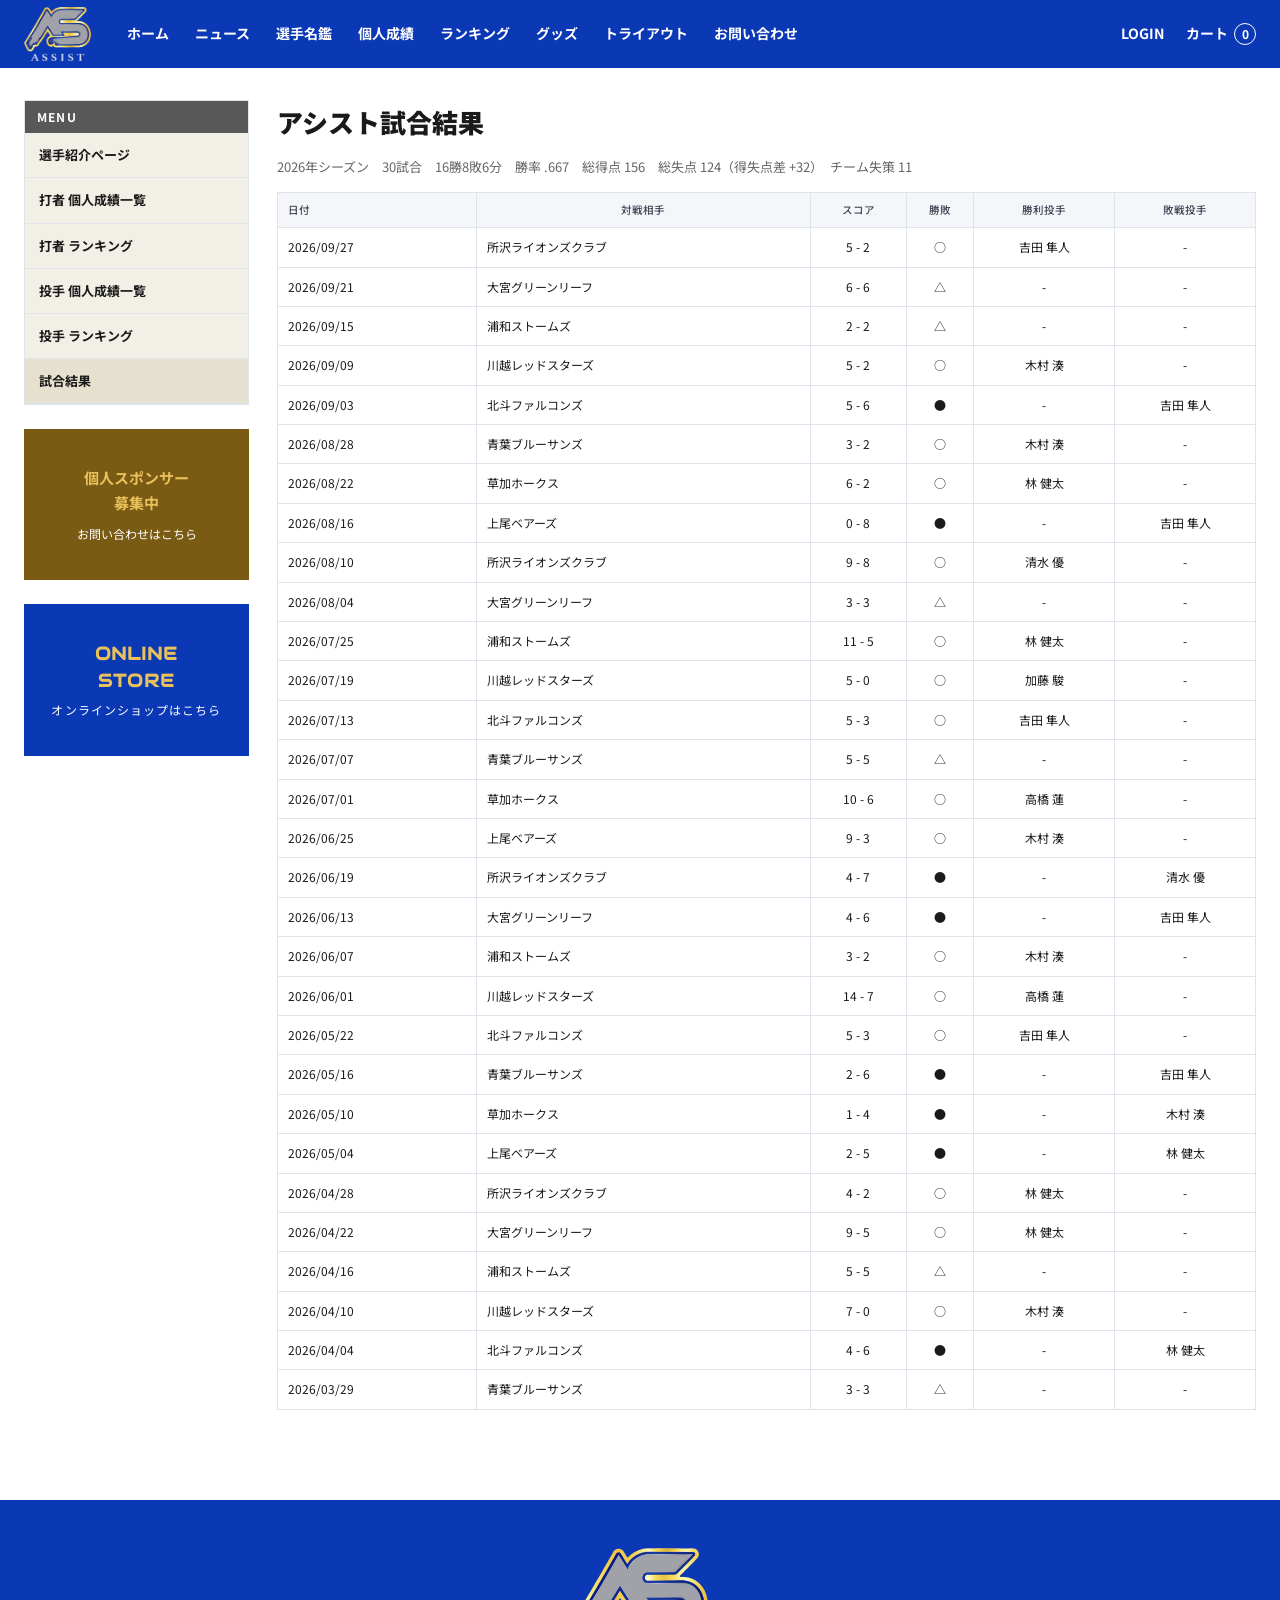
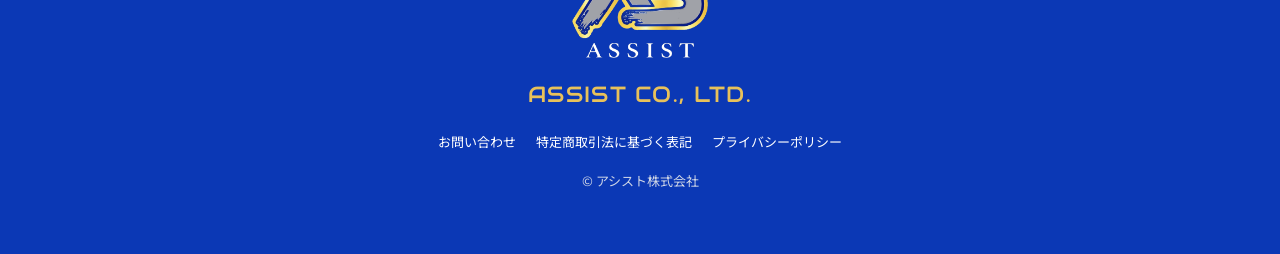
<file: results.html>
<!doctype html><html lang="ja"><head><meta charset="utf-8"><meta name="viewport" content="width=device-width,initial-scale=1"><title>アシスト株式会社</title><link rel="icon" type="image/png" href="assets/favicon.png"><link rel="apple-touch-icon" href="assets/apple-touch-icon.png"><meta property="og:title" content="アシスト株式会社"><meta property="og:image" content="assets/ogp.jpg"><meta property="og:type" content="website">
<link rel="preconnect" href="https://fonts.googleapis.com"><link href="https://fonts.googleapis.com/css2?family=Audiowide&family=Noto+Sans+JP:wght@400;500;700;900&display=swap" rel="stylesheet">
<meta name="robots" content="noindex"><link rel="stylesheet" href="style.css?v=1791884752"></head><body data-page="results"><div id="app"></div><script>window.__DATA={"members": [{"id": 1, "name": "渡部 翔", "en": "SHO WATANABE", "pos": "捕手", "no": 1, "pit": false, "ht": 178, "wt": 64, "bt": "左投左打", "from": "神奈川県", "g": 25, "pa": 103, "ab": 97, "h": 31, "d2": 3, "hr": 2, "rbi": 14, "r": 17, "e": 1, "so": 18, "bb": 6, "sb": 0, "pg": 0, "outs": 0, "er": 0, "pso": 0, "pbb": 0, "ph": 0, "w": 0, "l": 0, "avg": 0.32, "obp": 0.359, "slg": 0.412, "ops": 0.771, "ip": "0", "era": null}, {"id": 2, "name": "鈴木 航", "en": "WATARU SUZUKI", "pos": "一塁手", "no": 2, "pit": false, "ht": 186, "wt": 71, "bt": "右投右打", "from": "栃木県", "g": 24, "pa": 98, "ab": 95, "h": 37, "d2": 9, "hr": 1, "rbi": 21, "r": 17, "e": 2, "so": 10, "bb": 3, "sb": 1, "pg": 0, "outs": 0, "er": 0, "pso": 0, "pbb": 0, "ph": 0, "w": 0, "l": 0, "avg": 0.389, "obp": 0.408, "slg": 0.516, "ops": 0.924, "ip": "0", "era": null}, {"id": 3, "name": "田中 拓海", "en": "TAKUMI TANAKA", "pos": "二塁手", "no": 3, "pit": false, "ht": 181, "wt": 64, "bt": "右投右打", "from": "群馬県", "g": 27, "pa": 106, "ab": 104, "h": 44, "d2": 9, "hr": 6, "rbi": 14, "r": 8, "e": 2, "so": 10, "bb": 2, "sb": 4, "pg": 0, "outs": 0, "er": 0, "pso": 0, "pbb": 0, "ph": 0, "w": 0, "l": 0, "avg": 0.423, "obp": 0.434, "slg": 0.683, "ops": 1.117, "ip": "0", "era": null}, {"id": 4, "name": "佐藤 颯太", "en": "SOTA SATO", "pos": "三塁手", "no": 4, "pit": false, "ht": 181, "wt": 78, "bt": "右投右打", "from": "千葉県", "g": 25, "pa": 103, "ab": 101, "h": 38, "d2": 8, "hr": 3, "rbi": 15, "r": 13, "e": 0, "so": 12, "bb": 2, "sb": 3, "pg": 0, "outs": 0, "er": 0, "pso": 0, "pbb": 0, "ph": 0, "w": 0, "l": 0, "avg": 0.376, "obp": 0.388, "slg": 0.545, "ops": 0.933, "ip": "0", "era": null}, {"id": 5, "name": "井上 朝陽", "en": "ASAHI INOUE", "pos": "遊撃手", "no": 5, "pit": false, "ht": 181, "wt": 80, "bt": "右投右打", "from": "群馬県", "g": 26, "pa": 103, "ab": 99, "h": 34, "d2": 9, "hr": 0, "rbi": 14, "r": 14, "e": 1, "so": 7, "bb": 4, "sb": 0, "pg": 0, "outs": 0, "er": 0, "pso": 0, "pbb": 0, "ph": 0, "w": 0, "l": 0, "avg": 0.343, "obp": 0.369, "slg": 0.434, "ops": 0.803, "ip": "0", "era": null}, {"id": 6, "name": "伊藤 凌", "en": "RYO ITO", "pos": "左翼手", "no": 6, "pit": false, "ht": 175, "wt": 86, "bt": "右投左打", "from": "栃木県", "g": 24, "pa": 101, "ab": 97, "h": 17, "d2": 6, "hr": 1, "rbi": 10, "r": 16, "e": 0, "so": 14, "bb": 4, "sb": 1, "pg": 0, "outs": 0, "er": 0, "pso": 0, "pbb": 0, "ph": 0, "w": 0, "l": 0, "avg": 0.175, "obp": 0.208, "slg": 0.268, "ops": 0.476, "ip": "0", "era": null}, {"id": 7, "name": "山口 大輝", "en": "DAIKI YAMAGUCHI", "pos": "中堅手", "no": 7, "pit": false, "ht": 171, "wt": 84, "bt": "右投右打", "from": "千葉県", "g": 23, "pa": 91, "ab": 88, "h": 25, "d2": 3, "hr": 3, "rbi": 14, "r": 11, "e": 0, "so": 8, "bb": 3, "sb": 3, "pg": 0, "outs": 0, "er": 0, "pso": 0, "pbb": 0, "ph": 0, "w": 0, "l": 0, "avg": 0.284, "obp": 0.308, "slg": 0.42, "ops": 0.728, "ip": "0", "era": null}, {"id": 8, "name": "中村 陽斗", "en": "HARUTO NAKAMURA", "pos": "右翼手", "no": 8, "pit": false, "ht": 171, "wt": 82, "bt": "右投右打", "from": "茨城県", "g": 25, "pa": 105, "ab": 99, "h": 32, "d2": 6, "hr": 4, "rbi": 29, "r": 16, "e": 0, "so": 11, "bb": 6, "sb": 2, "pg": 0, "outs": 0, "er": 0, "pso": 0, "pbb": 0, "ph": 0, "w": 0, "l": 0, "avg": 0.323, "obp": 0.362, "slg": 0.505, "ops": 0.867, "ip": "0", "era": null}, {"id": 9, "name": "斎藤 奏太", "en": "SOTA SAITO", "pos": "指名打者", "no": 9, "pit": false, "ht": 185, "wt": 70, "bt": "右投右打", "from": "茨城県", "g": 25, "pa": 104, "ab": 100, "h": 43, "d2": 7, "hr": 1, "rbi": 10, "r": 18, "e": 0, "so": 11, "bb": 4, "sb": 1, "pg": 0, "outs": 0, "er": 0, "pso": 0, "pbb": 0, "ph": 0, "w": 0, "l": 0, "avg": 0.43, "obp": 0.452, "slg": 0.53, "ops": 0.982, "ip": "0", "era": null}, {"id": 10, "name": "山本 悠真", "en": "YUMA YAMAMOTO", "pos": "内野手", "no": 10, "pit": false, "ht": 184, "wt": 84, "bt": "右投右打", "from": "栃木県", "g": 14, "pa": 57, "ab": 56, "h": 21, "d2": 3, "hr": 3, "rbi": 7, "r": 12, "e": 2, "so": 5, "bb": 1, "sb": 1, "pg": 0, "outs": 0, "er": 0, "pso": 0, "pbb": 0, "ph": 0, "w": 0, "l": 0, "avg": 0.375, "obp": 0.386, "slg": 0.589, "ops": 0.975, "ip": "0", "era": null}, {"id": 11, "name": "小林 涼介", "en": "RYOSUKE KOBAYASHI", "pos": "外野手", "no": 11, "pit": false, "ht": 177, "wt": 70, "bt": "右投右打", "from": "埼玉県", "g": 17, "pa": 68, "ab": 65, "h": 19, "d2": 6, "hr": 4, "rbi": 13, "r": 13, "e": 2, "so": 14, "bb": 3, "sb": 1, "pg": 0, "outs": 0, "er": 0, "pso": 0, "pbb": 0, "ph": 0, "w": 0, "l": 0, "avg": 0.292, "obp": 0.324, "slg": 0.569, "ops": 0.893, "ip": "0", "era": null}, {"id": 12, "name": "松本 蒼", "en": "AO MATSUMOTO", "pos": "外野手", "no": 14, "pit": false, "ht": 182, "wt": 78, "bt": "右投右打", "from": "神奈川県", "g": 15, "pa": 69, "ab": 63, "h": 22, "d2": 9, "hr": 0, "rbi": 9, "r": 8, "e": 1, "so": 9, "bb": 6, "sb": 0, "pg": 0, "outs": 0, "er": 0, "pso": 0, "pbb": 0, "ph": 0, "w": 0, "l": 0, "avg": 0.349, "obp": 0.406, "slg": 0.492, "ops": 0.898, "ip": "0", "era": null}, {"id": 13, "name": "加藤 駿", "en": "SHUN KATO", "pos": "投手", "no": 17, "pit": true, "ht": 183, "wt": 76, "bt": "右投右打", "from": "栃木県", "g": 0, "pa": 0, "ab": 0, "h": 0, "d2": 0, "hr": 0, "rbi": 0, "r": 0, "e": 0, "so": 0, "bb": 0, "sb": 0, "pg": 7, "outs": 84, "er": 6, "pso": 21, "pbb": 7, "ph": 37, "w": 1, "l": 0, "avg": 0, "obp": 0, "slg": 0, "ops": 0, "ip": "28", "era": 1.93}, {"id": 14, "name": "林 健太", "en": "KENTA HAYASHI", "pos": "投手", "no": 18, "pit": true, "ht": 169, "wt": 71, "bt": "左投左打", "from": "千葉県", "g": 0, "pa": 0, "ab": 0, "h": 0, "d2": 0, "hr": 0, "rbi": 0, "r": 0, "e": 0, "so": 0, "bb": 0, "sb": 0, "pg": 11, "outs": 153, "er": 26, "pso": 47, "pbb": 22, "ph": 50, "w": 4, "l": 2, "avg": 0, "obp": 0, "slg": 0, "ops": 0, "ip": "51", "era": 4.59}, {"id": 15, "name": "木村 湊", "en": "MINATO KIMURA", "pos": "投手", "no": 19, "pit": true, "ht": 184, "wt": 70, "bt": "右投右打", "from": "東京都", "g": 0, "pa": 0, "ab": 0, "h": 0, "d2": 0, "hr": 0, "rbi": 0, "r": 0, "e": 0, "so": 0, "bb": 0, "sb": 0, "pg": 15, "outs": 213, "er": 28, "pso": 66, "pbb": 26, "ph": 62, "w": 5, "l": 1, "avg": 0, "obp": 0, "slg": 0, "ops": 0, "ip": "71", "era": 3.55}, {"id": 16, "name": "清水 優", "en": "YU SHIMIZU", "pos": "投手", "no": 21, "pit": true, "ht": 183, "wt": 64, "bt": "左投左打", "from": "千葉県", "g": 0, "pa": 0, "ab": 0, "h": 0, "d2": 0, "hr": 0, "rbi": 0, "r": 0, "e": 0, "so": 0, "bb": 0, "sb": 0, "pg": 11, "outs": 129, "er": 26, "pso": 35, "pbb": 16, "ph": 40, "w": 1, "l": 1, "avg": 0, "obp": 0, "slg": 0, "ops": 0, "ip": "43", "era": 5.44}, {"id": 17, "name": "吉田 隼人", "en": "HAYATO YOSHIDA", "pos": "投手", "no": 22, "pit": true, "ht": 181, "wt": 66, "bt": "右投右打", "from": "埼玉県", "g": 0, "pa": 0, "ab": 0, "h": 0, "d2": 0, "hr": 0, "rbi": 0, "r": 0, "e": 0, "so": 0, "bb": 0, "sb": 0, "pg": 11, "outs": 168, "er": 28, "pso": 49, "pbb": 20, "ph": 48, "w": 3, "l": 4, "avg": 0, "obp": 0, "slg": 0, "ops": 0, "ip": "56", "era": 4.5}, {"id": 18, "name": "高橋 蓮", "en": "REN TAKAHASHI", "pos": "投手", "no": 23, "pit": true, "ht": 185, "wt": 64, "bt": "右投左打", "from": "東京都", "g": 0, "pa": 0, "ab": 0, "h": 0, "d2": 0, "hr": 0, "rbi": 0, "r": 0, "e": 0, "so": 0, "bb": 0, "sb": 0, "pg": 5, "outs": 63, "er": 10, "pso": 18, "pbb": 6, "ph": 20, "w": 2, "l": 0, "avg": 0, "obp": 0, "slg": 0, "ops": 0, "ip": "21", "era": 4.29}], "games": [{"date": "2026-09-27", "opp": "所沢ライオンズクラブ", "us": 5, "them": 2, "lines": [{"name": "中村 陽斗", "pa": 5, "ab": 5, "h": 1, "d2": 0, "hr": 0, "bb": 0, "so": 0, "sb": 0, "e": 0, "rbi": 2, "r": 0}, {"name": "佐藤 颯太", "pa": 4, "ab": 4, "h": 2, "d2": 0, "hr": 1, "bb": 0, "so": 0, "sb": 0, "e": 0, "rbi": 1, "r": 1}, {"name": "伊藤 凌", "pa": 5, "ab": 5, "h": 0, "d2": 0, "hr": 0, "bb": 0, "so": 2, "sb": 0, "e": 0, "rbi": 0, "r": 0}, {"name": "井上 朝陽", "pa": 4, "ab": 4, "h": 2, "d2": 1, "hr": 0, "bb": 0, "so": 0, "sb": 0, "e": 0, "rbi": 0, "r": 0}, {"name": "田中 拓海", "pa": 4, "ab": 4, "h": 1, "d2": 0, "hr": 0, "bb": 0, "so": 0, "sb": 0, "e": 0, "rbi": 0, "r": 0}, {"name": "渡部 翔", "pa": 3, "ab": 3, "h": 2, "d2": 0, "hr": 0, "bb": 0, "so": 1, "sb": 0, "e": 0, "rbi": 1, "r": 0}, {"name": "鈴木 航", "pa": 3, "ab": 3, "h": 1, "d2": 0, "hr": 0, "bb": 0, "so": 1, "sb": 0, "e": 0, "rbi": 2, "r": 4}, {"name": "山口 大輝", "pa": 4, "ab": 4, "h": 1, "d2": 0, "hr": 0, "bb": 0, "so": 0, "sb": 0, "e": 0, "rbi": 0, "r": 1}, {"name": "斎藤 奏太", "pa": 4, "ab": 4, "h": 0, "d2": 0, "hr": 0, "bb": 0, "so": 0, "sb": 0, "e": 0, "rbi": 0, "r": 0}], "pitch": [{"name": "吉田 隼人", "outs": 21, "er": 2, "so": 4, "bb": 0, "h": 5, "dec": "W"}, {"name": "木村 湊", "outs": 6, "er": 0, "so": 4, "bb": 1, "h": 3, "dec": ""}], "id": 30}, {"date": "2026-09-21", "opp": "大宮グリーンリーフ", "us": 6, "them": 6, "lines": [{"name": "井上 朝陽", "pa": 3, "ab": 3, "h": 2, "d2": 1, "hr": 0, "bb": 0, "so": 0, "sb": 0, "e": 0, "rbi": 1, "r": 1}, {"name": "佐藤 颯太", "pa": 5, "ab": 5, "h": 2, "d2": 0, "hr": 0, "bb": 0, "so": 1, "sb": 0, "e": 0, "rbi": 1, "r": 3}, {"name": "山口 大輝", "pa": 5, "ab": 4, "h": 1, "d2": 0, "hr": 0, "bb": 1, "so": 0, "sb": 1, "e": 0, "rbi": 3, "r": 0}, {"name": "山本 悠真", "pa": 4, "ab": 4, "h": 2, "d2": 0, "hr": 0, "bb": 0, "so": 0, "sb": 0, "e": 0, "rbi": 0, "r": 1}, {"name": "中村 陽斗", "pa": 4, "ab": 4, "h": 1, "d2": 1, "hr": 0, "bb": 0, "so": 1, "sb": 0, "e": 0, "rbi": 1, "r": 1}, {"name": "田中 拓海", "pa": 4, "ab": 4, "h": 2, "d2": 0, "hr": 0, "bb": 0, "so": 1, "sb": 0, "e": 0, "rbi": 0, "r": 0}, {"name": "斎藤 奏太", "pa": 4, "ab": 4, "h": 0, "d2": 0, "hr": 0, "bb": 0, "so": 0, "sb": 0, "e": 0, "rbi": 0, "r": 0}, {"name": "鈴木 航", "pa": 4, "ab": 4, "h": 2, "d2": 1, "hr": 0, "bb": 0, "so": 1, "sb": 0, "e": 0, "rbi": 0, "r": 0}, {"name": "小林 涼介", "pa": 4, "ab": 4, "h": 0, "d2": 0, "hr": 0, "bb": 0, "so": 2, "sb": 0, "e": 0, "rbi": 0, "r": 0}], "pitch": [{"name": "木村 湊", "outs": 21, "er": 5, "so": 4, "bb": 0, "h": 8, "dec": ""}, {"name": "高橋 蓮", "outs": 6, "er": 1, "so": 0, "bb": 0, "h": 2, "dec": ""}], "id": 29}, {"date": "2026-09-15", "opp": "浦和ストームズ", "us": 2, "them": 2, "lines": [{"name": "伊藤 凌", "pa": 5, "ab": 4, "h": 0, "d2": 0, "hr": 0, "bb": 1, "so": 3, "sb": 0, "e": 0, "rbi": 0, "r": 0}, {"name": "松本 蒼", "pa": 4, "ab": 4, "h": 1, "d2": 0, "hr": 0, "bb": 0, "so": 0, "sb": 0, "e": 1, "rbi": 0, "r": 0}, {"name": "井上 朝陽", "pa": 3, "ab": 3, "h": 1, "d2": 1, "hr": 0, "bb": 0, "so": 0, "sb": 0, "e": 0, "rbi": 0, "r": 1}, {"name": "中村 陽斗", "pa": 4, "ab": 4, "h": 2, "d2": 0, "hr": 2, "bb": 0, "so": 1, "sb": 0, "e": 0, "rbi": 2, "r": 2}, {"name": "田中 拓海", "pa": 5, "ab": 4, "h": 2, "d2": 0, "hr": 0, "bb": 1, "so": 0, "sb": 1, "e": 1, "rbi": 1, "r": 0}, {"name": "鈴木 航", "pa": 4, "ab": 4, "h": 0, "d2": 0, "hr": 0, "bb": 0, "so": 1, "sb": 0, "e": 0, "rbi": 0, "r": 0}, {"name": "小林 涼介", "pa": 4, "ab": 4, "h": 1, "d2": 1, "hr": 0, "bb": 0, "so": 2, "sb": 1, "e": 0, "rbi": 1, "r": 1}, {"name": "斎藤 奏太", "pa": 3, "ab": 3, "h": 0, "d2": 0, "hr": 0, "bb": 0, "so": 0, "sb": 0, "e": 0, "rbi": 0, "r": 0}, {"name": "佐藤 颯太", "pa": 4, "ab": 4, "h": 2, "d2": 1, "hr": 0, "bb": 0, "so": 0, "sb": 0, "e": 0, "rbi": 0, "r": 0}], "pitch": [{"name": "加藤 駿", "outs": 15, "er": 1, "so": 8, "bb": 0, "h": 8, "dec": ""}, {"name": "木村 湊", "outs": 12, "er": 1, "so": 3, "bb": 1, "h": 3, "dec": ""}], "id": 28}, {"date": "2026-09-09", "opp": "川越レッドスターズ", "us": 5, "them": 2, "lines": [{"name": "井上 朝陽", "pa": 4, "ab": 4, "h": 0, "d2": 0, "hr": 0, "bb": 0, "so": 0, "sb": 0, "e": 0, "rbi": 0, "r": 0}, {"name": "渡部 翔", "pa": 5, "ab": 4, "h": 1, "d2": 0, "hr": 0, "bb": 1, "so": 1, "sb": 0, "e": 0, "rbi": 0, "r": 1}, {"name": "中村 陽斗", "pa": 4, "ab": 4, "h": 1, "d2": 1, "hr": 0, "bb": 0, "so": 2, "sb": 0, "e": 0, "rbi": 3, "r": 0}, {"name": "斎藤 奏太", "pa": 5, "ab": 5, "h": 5, "d2": 1, "hr": 0, "bb": 0, "so": 0, "sb": 0, "e": 0, "rbi": 2, "r": 2}, {"name": "佐藤 颯太", "pa": 4, "ab": 4, "h": 0, "d2": 0, "hr": 0, "bb": 0, "so": 0, "sb": 0, "e": 0, "rbi": 0, "r": 0}, {"name": "田中 拓海", "pa": 5, "ab": 5, "h": 0, "d2": 0, "hr": 0, "bb": 0, "so": 0, "sb": 0, "e": 0, "rbi": 0, "r": 0}, {"name": "鈴木 航", "pa": 4, "ab": 4, "h": 2, "d2": 0, "hr": 0, "bb": 0, "so": 0, "sb": 0, "e": 0, "rbi": 0, "r": 0}, {"name": "山口 大輝", "pa": 4, "ab": 4, "h": 1, "d2": 0, "hr": 0, "bb": 0, "so": 1, "sb": 0, "e": 0, "rbi": 0, "r": 0}, {"name": "小林 涼介", "pa": 3, "ab": 3, "h": 2, "d2": 2, "hr": 0, "bb": 0, "so": 0, "sb": 0, "e": 0, "rbi": 0, "r": 2}], "pitch": [{"name": "木村 湊", "outs": 15, "er": 1, "so": 5, "bb": 1, "h": 7, "dec": "W"}, {"name": "吉田 隼人", "outs": 12, "er": 1, "so": 3, "bb": 1, "h": 3, "dec": ""}], "id": 27}, {"date": "2026-09-03", "opp": "北斗ファルコンズ", "us": 5, "them": 6, "lines": [{"name": "鈴木 航", "pa": 5, "ab": 5, "h": 2, "d2": 0, "hr": 0, "bb": 0, "so": 0, "sb": 0, "e": 0, "rbi": 0, "r": 0}, {"name": "松本 蒼", "pa": 4, "ab": 3, "h": 0, "d2": 0, "hr": 0, "bb": 1, "so": 0, "sb": 0, "e": 0, "rbi": 0, "r": 0}, {"name": "中村 陽斗", "pa": 4, "ab": 4, "h": 1, "d2": 1, "hr": 0, "bb": 0, "so": 0, "sb": 0, "e": 0, "rbi": 1, "r": 0}, {"name": "田中 拓海", "pa": 4, "ab": 4, "h": 2, "d2": 1, "hr": 1, "bb": 0, "so": 0, "sb": 1, "e": 0, "rbi": 1, "r": 1}, {"name": "井上 朝陽", "pa": 5, "ab": 5, "h": 2, "d2": 1, "hr": 0, "bb": 0, "so": 0, "sb": 0, "e": 0, "rbi": 0, "r": 0}, {"name": "小林 涼介", "pa": 4, "ab": 4, "h": 0, "d2": 0, "hr": 0, "bb": 0, "so": 2, "sb": 0, "e": 0, "rbi": 0, "r": 0}, {"name": "斎藤 奏太", "pa": 4, "ab": 4, "h": 3, "d2": 0, "hr": 1, "bb": 0, "so": 0, "sb": 0, "e": 0, "rbi": 1, "r": 1}, {"name": "佐藤 颯太", "pa": 4, "ab": 4, "h": 3, "d2": 1, "hr": 1, "bb": 0, "so": 1, "sb": 1, "e": 0, "rbi": 1, "r": 1}, {"name": "伊藤 凌", "pa": 4, "ab": 4, "h": 1, "d2": 0, "hr": 0, "bb": 0, "so": 2, "sb": 0, "e": 0, "rbi": 2, "r": 2}], "pitch": [{"name": "吉田 隼人", "outs": 15, "er": 3, "so": 8, "bb": 1, "h": 5, "dec": "L"}, {"name": "清水 優", "outs": 12, "er": 3, "so": 0, "bb": 0, "h": 1, "dec": ""}], "id": 26}, {"date": "2026-08-28", "opp": "青葉ブルーサンズ", "us": 3, "them": 2, "lines": [{"name": "斎藤 奏太", "pa": 4, "ab": 4, "h": 2, "d2": 0, "hr": 0, "bb": 0, "so": 1, "sb": 0, "e": 0, "rbi": 0, "r": 0}, {"name": "伊藤 凌", "pa": 4, "ab": 4, "h": 0, "d2": 0, "hr": 0, "bb": 0, "so": 0, "sb": 0, "e": 0, "rbi": 0, "r": 0}, {"name": "井上 朝陽", "pa": 4, "ab": 4, "h": 0, "d2": 0, "hr": 0, "bb": 0, "so": 0, "sb": 0, "e": 0, "rbi": 0, "r": 0}, {"name": "中村 陽斗", "pa": 4, "ab": 3, "h": 1, "d2": 1, "hr": 0, "bb": 1, "so": 1, "sb": 0, "e": 0, "rbi": 1, "r": 0}, {"name": "山口 大輝", "pa": 3, "ab": 3, "h": 0, "d2": 0, "hr": 0, "bb": 0, "so": 0, "sb": 0, "e": 0, "rbi": 0, "r": 0}, {"name": "小林 涼介", "pa": 4, "ab": 4, "h": 2, "d2": 1, "hr": 0, "bb": 0, "so": 1, "sb": 0, "e": 0, "rbi": 0, "r": 2}, {"name": "佐藤 颯太", "pa": 4, "ab": 4, "h": 1, "d2": 0, "hr": 0, "bb": 0, "so": 3, "sb": 0, "e": 0, "rbi": 1, "r": 1}, {"name": "松本 蒼", "pa": 5, "ab": 5, "h": 0, "d2": 0, "hr": 0, "bb": 0, "so": 2, "sb": 0, "e": 0, "rbi": 0, "r": 0}, {"name": "山本 悠真", "pa": 5, "ab": 5, "h": 2, "d2": 0, "hr": 0, "bb": 0, "so": 0, "sb": 0, "e": 0, "rbi": 1, "r": 0}], "pitch": [{"name": "木村 湊", "outs": 15, "er": 1, "so": 4, "bb": 4, "h": 3, "dec": "W"}, {"name": "吉田 隼人", "outs": 12, "er": 1, "so": 4, "bb": 0, "h": 3, "dec": ""}], "id": 25}, {"date": "2026-08-22", "opp": "草加ホークス", "us": 6, "them": 2, "lines": [{"name": "中村 陽斗", "pa": 4, "ab": 4, "h": 1, "d2": 0, "hr": 0, "bb": 0, "so": 0, "sb": 0, "e": 0, "rbi": 2, "r": 0}, {"name": "小林 涼介", "pa": 4, "ab": 4, "h": 0, "d2": 0, "hr": 0, "bb": 0, "so": 1, "sb": 0, "e": 0, "rbi": 0, "r": 0}, {"name": "佐藤 颯太", "pa": 4, "ab": 4, "h": 1, "d2": 0, "hr": 0, "bb": 0, "so": 1, "sb": 0, "e": 0, "rbi": 0, "r": 0}, {"name": "渡部 翔", "pa": 4, "ab": 4, "h": 2, "d2": 1, "hr": 0, "bb": 0, "so": 1, "sb": 0, "e": 0, "rbi": 0, "r": 1}, {"name": "井上 朝陽", "pa": 4, "ab": 4, "h": 1, "d2": 0, "hr": 0, "bb": 0, "so": 1, "sb": 0, "e": 0, "rbi": 0, "r": 2}, {"name": "山本 悠真", "pa": 4, "ab": 4, "h": 0, "d2": 0, "hr": 0, "bb": 0, "so": 2, "sb": 0, "e": 0, "rbi": 0, "r": 0}, {"name": "伊藤 凌", "pa": 5, "ab": 5, "h": 1, "d2": 0, "hr": 0, "bb": 0, "so": 2, "sb": 0, "e": 0, "rbi": 0, "r": 1}, {"name": "田中 拓海", "pa": 3, "ab": 3, "h": 2, "d2": 1, "hr": 1, "bb": 0, "so": 0, "sb": 1, "e": 0, "rbi": 1, "r": 1}, {"name": "鈴木 航", "pa": 4, "ab": 4, "h": 2, "d2": 0, "hr": 0, "bb": 0, "so": 0, "sb": 0, "e": 0, "rbi": 3, "r": 1}], "pitch": [{"name": "林 健太", "outs": 18, "er": 1, "so": 10, "bb": 3, "h": 8, "dec": "W"}, {"name": "木村 湊", "outs": 9, "er": 1, "so": 4, "bb": 1, "h": 0, "dec": ""}], "id": 24}, {"date": "2026-08-16", "opp": "上尾ベアーズ", "us": 0, "them": 8, "lines": [{"name": "山口 大輝", "pa": 4, "ab": 4, "h": 0, "d2": 0, "hr": 0, "bb": 0, "so": 0, "sb": 0, "e": 0, "rbi": 0, "r": 0}, {"name": "中村 陽斗", "pa": 4, "ab": 4, "h": 3, "d2": 0, "hr": 0, "bb": 0, "so": 0, "sb": 0, "e": 0, "rbi": 0, "r": 0}, {"name": "渡部 翔", "pa": 4, "ab": 4, "h": 1, "d2": 0, "hr": 0, "bb": 0, "so": 0, "sb": 0, "e": 0, "rbi": 0, "r": 0}, {"name": "佐藤 颯太", "pa": 5, "ab": 4, "h": 1, "d2": 0, "hr": 0, "bb": 1, "so": 1, "sb": 0, "e": 0, "rbi": 0, "r": 0}, {"name": "松本 蒼", "pa": 6, "ab": 5, "h": 3, "d2": 2, "hr": 0, "bb": 1, "so": 1, "sb": 0, "e": 0, "rbi": 0, "r": 0}, {"name": "田中 拓海", "pa": 4, "ab": 4, "h": 3, "d2": 0, "hr": 0, "bb": 0, "so": 0, "sb": 0, "e": 1, "rbi": 0, "r": 0}, {"name": "鈴木 航", "pa": 4, "ab": 4, "h": 1, "d2": 0, "hr": 0, "bb": 0, "so": 1, "sb": 0, "e": 0, "rbi": 0, "r": 0}, {"name": "斎藤 奏太", "pa": 5, "ab": 4, "h": 3, "d2": 2, "hr": 0, "bb": 1, "so": 1, "sb": 0, "e": 0, "rbi": 0, "r": 0}, {"name": "山本 悠真", "pa": 4, "ab": 4, "h": 1, "d2": 0, "hr": 0, "bb": 0, "so": 1, "sb": 0, "e": 0, "rbi": 0, "r": 0}], "pitch": [{"name": "吉田 隼人", "outs": 15, "er": 4, "so": 5, "bb": 1, "h": 7, "dec": "L"}, {"name": "木村 湊", "outs": 12, "er": 4, "so": 1, "bb": 0, "h": 1, "dec": ""}], "id": 23}, {"date": "2026-08-10", "opp": "所沢ライオンズクラブ", "us": 9, "them": 8, "lines": [{"name": "鈴木 航", "pa": 4, "ab": 4, "h": 2, "d2": 1, "hr": 0, "bb": 0, "so": 1, "sb": 1, "e": 1, "rbi": 2, "r": 1}, {"name": "山本 悠真", "pa": 4, "ab": 4, "h": 1, "d2": 0, "hr": 0, "bb": 0, "so": 0, "sb": 0, "e": 0, "rbi": 1, "r": 1}, {"name": "中村 陽斗", "pa": 5, "ab": 4, "h": 0, "d2": 0, "hr": 0, "bb": 1, "so": 2, "sb": 0, "e": 0, "rbi": 0, "r": 1}, {"name": "松本 蒼", "pa": 5, "ab": 4, "h": 2, "d2": 2, "hr": 0, "bb": 1, "so": 2, "sb": 0, "e": 0, "rbi": 2, "r": 2}, {"name": "斎藤 奏太", "pa": 5, "ab": 5, "h": 4, "d2": 0, "hr": 0, "bb": 0, "so": 0, "sb": 0, "e": 0, "rbi": 2, "r": 1}, {"name": "渡部 翔", "pa": 4, "ab": 4, "h": 2, "d2": 0, "hr": 0, "bb": 0, "so": 0, "sb": 0, "e": 0, "rbi": 1, "r": 0}, {"name": "山口 大輝", "pa": 3, "ab": 3, "h": 2, "d2": 0, "hr": 0, "bb": 0, "so": 0, "sb": 0, "e": 0, "rbi": 0, "r": 1}, {"name": "田中 拓海", "pa": 5, "ab": 4, "h": 3, "d2": 0, "hr": 0, "bb": 1, "so": 0, "sb": 0, "e": 0, "rbi": 0, "r": 2}, {"name": "小林 涼介", "pa": 5, "ab": 5, "h": 2, "d2": 0, "hr": 0, "bb": 0, "so": 1, "sb": 0, "e": 0, "rbi": 1, "r": 0}], "pitch": [{"name": "清水 優", "outs": 18, "er": 5, "so": 5, "bb": 4, "h": 9, "dec": "W"}, {"name": "林 健太", "outs": 9, "er": 3, "so": 4, "bb": 2, "h": 4, "dec": ""}], "id": 22}, {"date": "2026-08-04", "opp": "大宮グリーンリーフ", "us": 3, "them": 3, "lines": [{"name": "渡部 翔", "pa": 5, "ab": 5, "h": 1, "d2": 0, "hr": 0, "bb": 0, "so": 1, "sb": 0, "e": 0, "rbi": 0, "r": 0}, {"name": "鈴木 航", "pa": 3, "ab": 3, "h": 2, "d2": 1, "hr": 0, "bb": 0, "so": 1, "sb": 0, "e": 0, "rbi": 1, "r": 0}, {"name": "田中 拓海", "pa": 3, "ab": 3, "h": 1, "d2": 0, "hr": 0, "bb": 0, "so": 0, "sb": 0, "e": 0, "rbi": 0, "r": 0}, {"name": "佐藤 颯太", "pa": 4, "ab": 4, "h": 3, "d2": 1, "hr": 0, "bb": 0, "so": 1, "sb": 0, "e": 0, "rbi": 1, "r": 0}, {"name": "井上 朝陽", "pa": 3, "ab": 3, "h": 2, "d2": 1, "hr": 0, "bb": 0, "so": 0, "sb": 0, "e": 0, "rbi": 0, "r": 1}, {"name": "伊藤 凌", "pa": 4, "ab": 4, "h": 1, "d2": 0, "hr": 0, "bb": 0, "so": 0, "sb": 0, "e": 0, "rbi": 0, "r": 1}, {"name": "山口 大輝", "pa": 5, "ab": 5, "h": 1, "d2": 0, "hr": 0, "bb": 0, "so": 0, "sb": 0, "e": 0, "rbi": 1, "r": 0}, {"name": "中村 陽斗", "pa": 5, "ab": 5, "h": 0, "d2": 0, "hr": 0, "bb": 0, "so": 0, "sb": 0, "e": 0, "rbi": 0, "r": 0}, {"name": "斎藤 奏太", "pa": 4, "ab": 4, "h": 1, "d2": 0, "hr": 0, "bb": 0, "so": 0, "sb": 0, "e": 0, "rbi": 0, "r": 1}], "pitch": [{"name": "木村 湊", "outs": 18, "er": 2, "so": 9, "bb": 4, "h": 3, "dec": ""}, {"name": "吉田 隼人", "outs": 9, "er": 1, "so": 4, "bb": 2, "h": 0, "dec": ""}], "id": 21}, {"date": "2026-07-25", "opp": "浦和ストームズ", "us": 11, "them": 5, "lines": [{"name": "渡部 翔", "pa": 3, "ab": 3, "h": 1, "d2": 0, "hr": 0, "bb": 0, "so": 2, "sb": 0, "e": 0, "rbi": 3, "r": 1}, {"name": "鈴木 航", "pa": 5, "ab": 4, "h": 2, "d2": 1, "hr": 0, "bb": 1, "so": 0, "sb": 0, "e": 0, "rbi": 2, "r": 3}, {"name": "田中 拓海", "pa": 5, "ab": 5, "h": 4, "d2": 2, "hr": 1, "bb": 0, "so": 0, "sb": 0, "e": 0, "rbi": 1, "r": 1}, {"name": "佐藤 颯太", "pa": 4, "ab": 4, "h": 0, "d2": 0, "hr": 0, "bb": 0, "so": 0, "sb": 0, "e": 0, "rbi": 0, "r": 0}, {"name": "井上 朝陽", "pa": 4, "ab": 4, "h": 2, "d2": 0, "hr": 0, "bb": 0, "so": 0, "sb": 0, "e": 1, "rbi": 4, "r": 0}, {"name": "伊藤 凌", "pa": 4, "ab": 3, "h": 0, "d2": 0, "hr": 0, "bb": 1, "so": 0, "sb": 0, "e": 0, "rbi": 0, "r": 0}, {"name": "山口 大輝", "pa": 4, "ab": 4, "h": 2, "d2": 1, "hr": 1, "bb": 0, "so": 0, "sb": 0, "e": 0, "rbi": 1, "r": 3}, {"name": "中村 陽斗", "pa": 4, "ab": 3, "h": 1, "d2": 1, "hr": 0, "bb": 1, "so": 0, "sb": 1, "e": 0, "rbi": 1, "r": 0}, {"name": "斎藤 奏太", "pa": 4, "ab": 4, "h": 1, "d2": 0, "hr": 0, "bb": 0, "so": 1, "sb": 0, "e": 0, "rbi": 0, "r": 3}], "pitch": [{"name": "林 健太", "outs": 21, "er": 5, "so": 9, "bb": 2, "h": 4, "dec": "W"}, {"name": "高橋 蓮", "outs": 6, "er": 0, "so": 4, "bb": 1, "h": 2, "dec": ""}], "id": 20}, {"date": "2026-07-19", "opp": "川越レッドスターズ", "us": 5, "them": 0, "lines": [{"name": "渡部 翔", "pa": 4, "ab": 4, "h": 0, "d2": 0, "hr": 0, "bb": 0, "so": 1, "sb": 0, "e": 0, "rbi": 0, "r": 0}, {"name": "鈴木 航", "pa": 4, "ab": 4, "h": 4, "d2": 2, "hr": 0, "bb": 0, "so": 0, "sb": 0, "e": 0, "rbi": 0, "r": 1}, {"name": "田中 拓海", "pa": 4, "ab": 4, "h": 0, "d2": 0, "hr": 0, "bb": 0, "so": 1, "sb": 0, "e": 0, "rbi": 0, "r": 0}, {"name": "佐藤 颯太", "pa": 4, "ab": 4, "h": 3, "d2": 1, "hr": 0, "bb": 0, "so": 0, "sb": 0, "e": 0, "rbi": 2, "r": 1}, {"name": "井上 朝陽", "pa": 4, "ab": 4, "h": 1, "d2": 0, "hr": 0, "bb": 0, "so": 0, "sb": 0, "e": 0, "rbi": 2, "r": 0}, {"name": "伊藤 凌", "pa": 4, "ab": 4, "h": 1, "d2": 0, "hr": 0, "bb": 0, "so": 0, "sb": 0, "e": 0, "rbi": 0, "r": 2}, {"name": "山口 大輝", "pa": 5, "ab": 5, "h": 0, "d2": 0, "hr": 0, "bb": 0, "so": 1, "sb": 0, "e": 0, "rbi": 0, "r": 0}, {"name": "中村 陽斗", "pa": 4, "ab": 4, "h": 2, "d2": 0, "hr": 0, "bb": 0, "so": 1, "sb": 0, "e": 0, "rbi": 0, "r": 0}, {"name": "斎藤 奏太", "pa": 4, "ab": 4, "h": 3, "d2": 1, "hr": 0, "bb": 0, "so": 1, "sb": 0, "e": 0, "rbi": 1, "r": 1}], "pitch": [{"name": "加藤 駿", "outs": 15, "er": 0, "so": 3, "bb": 4, "h": 9, "dec": "W"}, {"name": "高橋 蓮", "outs": 12, "er": 0, "so": 3, "bb": 1, "h": 1, "dec": ""}], "id": 19}, {"date": "2026-07-13", "opp": "北斗ファルコンズ", "us": 5, "them": 3, "lines": [{"name": "斎藤 奏太", "pa": 5, "ab": 4, "h": 1, "d2": 0, "hr": 0, "bb": 1, "so": 1, "sb": 0, "e": 0, "rbi": 0, "r": 1}, {"name": "中村 陽斗", "pa": 4, "ab": 4, "h": 1, "d2": 0, "hr": 0, "bb": 0, "so": 0, "sb": 0, "e": 0, "rbi": 2, "r": 0}, {"name": "井上 朝陽", "pa": 4, "ab": 4, "h": 3, "d2": 1, "hr": 0, "bb": 0, "so": 0, "sb": 0, "e": 0, "rbi": 1, "r": 1}, {"name": "伊藤 凌", "pa": 4, "ab": 4, "h": 0, "d2": 0, "hr": 0, "bb": 0, "so": 1, "sb": 0, "e": 0, "rbi": 0, "r": 0}, {"name": "山本 悠真", "pa": 4, "ab": 3, "h": 2, "d2": 0, "hr": 0, "bb": 1, "so": 0, "sb": 0, "e": 0, "rbi": 0, "r": 1}, {"name": "小林 涼介", "pa": 4, "ab": 4, "h": 0, "d2": 0, "hr": 0, "bb": 0, "so": 0, "sb": 0, "e": 0, "rbi": 0, "r": 0}, {"name": "松本 蒼", "pa": 4, "ab": 4, "h": 3, "d2": 1, "hr": 0, "bb": 0, "so": 1, "sb": 0, "e": 0, "rbi": 1, "r": 0}, {"name": "鈴木 航", "pa": 3, "ab": 3, "h": 1, "d2": 0, "hr": 1, "bb": 0, "so": 0, "sb": 0, "e": 0, "rbi": 1, "r": 2}, {"name": "田中 拓海", "pa": 4, "ab": 4, "h": 0, "d2": 0, "hr": 0, "bb": 0, "so": 1, "sb": 0, "e": 0, "rbi": 0, "r": 0}], "pitch": [{"name": "吉田 隼人", "outs": 15, "er": 2, "so": 9, "bb": 1, "h": 3, "dec": "W"}, {"name": "加藤 駿", "outs": 12, "er": 1, "so": 1, "bb": 0, "h": 2, "dec": ""}], "id": 18}, {"date": "2026-07-07", "opp": "青葉ブルーサンズ", "us": 5, "them": 5, "lines": [{"name": "小林 涼介", "pa": 3, "ab": 3, "h": 1, "d2": 1, "hr": 0, "bb": 0, "so": 0, "sb": 0, "e": 1, "rbi": 0, "r": 1}, {"name": "佐藤 颯太", "pa": 4, "ab": 4, "h": 1, "d2": 0, "hr": 1, "bb": 0, "so": 0, "sb": 0, "e": 0, "rbi": 1, "r": 1}, {"name": "山口 大輝", "pa": 3, "ab": 3, "h": 1, "d2": 0, "hr": 0, "bb": 0, "so": 1, "sb": 0, "e": 0, "rbi": 0, "r": 0}, {"name": "山本 悠真", "pa": 4, "ab": 4, "h": 1, "d2": 0, "hr": 1, "bb": 0, "so": 1, "sb": 0, "e": 0, "rbi": 1, "r": 0}, {"name": "松本 蒼", "pa": 4, "ab": 4, "h": 0, "d2": 0, "hr": 0, "bb": 0, "so": 0, "sb": 0, "e": 0, "rbi": 0, "r": 0}, {"name": "渡部 翔", "pa": 4, "ab": 4, "h": 2, "d2": 0, "hr": 0, "bb": 0, "so": 0, "sb": 0, "e": 0, "rbi": 1, "r": 0}, {"name": "田中 拓海", "pa": 4, "ab": 4, "h": 1, "d2": 1, "hr": 0, "bb": 0, "so": 0, "sb": 0, "e": 0, "rbi": 1, "r": 0}, {"name": "伊藤 凌", "pa": 6, "ab": 5, "h": 1, "d2": 0, "hr": 0, "bb": 1, "so": 0, "sb": 0, "e": 0, "rbi": 1, "r": 0}, {"name": "中村 陽斗", "pa": 5, "ab": 4, "h": 2, "d2": 0, "hr": 0, "bb": 1, "so": 0, "sb": 1, "e": 0, "rbi": 0, "r": 3}], "pitch": [{"name": "清水 優", "outs": 18, "er": 3, "so": 5, "bb": 2, "h": 7, "dec": ""}, {"name": "林 健太", "outs": 9, "er": 2, "so": 1, "bb": 0, "h": 3, "dec": ""}], "id": 17}, {"date": "2026-07-01", "opp": "草加ホークス", "us": 10, "them": 6, "lines": [{"name": "松本 蒼", "pa": 3, "ab": 3, "h": 1, "d2": 0, "hr": 0, "bb": 0, "so": 1, "sb": 0, "e": 0, "rbi": 1, "r": 0}, {"name": "伊藤 凌", "pa": 4, "ab": 4, "h": 0, "d2": 0, "hr": 0, "bb": 0, "so": 0, "sb": 0, "e": 0, "rbi": 0, "r": 0}, {"name": "山本 悠真", "pa": 4, "ab": 4, "h": 2, "d2": 0, "hr": 0, "bb": 0, "so": 0, "sb": 0, "e": 1, "rbi": 1, "r": 4}, {"name": "佐藤 颯太", "pa": 3, "ab": 3, "h": 0, "d2": 0, "hr": 0, "bb": 0, "so": 0, "sb": 0, "e": 0, "rbi": 0, "r": 0}, {"name": "田中 拓海", "pa": 4, "ab": 4, "h": 3, "d2": 1, "hr": 1, "bb": 0, "so": 1, "sb": 0, "e": 0, "rbi": 3, "r": 1}, {"name": "井上 朝陽", "pa": 5, "ab": 4, "h": 1, "d2": 0, "hr": 0, "bb": 1, "so": 1, "sb": 0, "e": 0, "rbi": 2, "r": 3}, {"name": "山口 大輝", "pa": 3, "ab": 3, "h": 0, "d2": 0, "hr": 0, "bb": 0, "so": 0, "sb": 0, "e": 0, "rbi": 0, "r": 0}, {"name": "渡部 翔", "pa": 4, "ab": 4, "h": 2, "d2": 0, "hr": 1, "bb": 0, "so": 1, "sb": 0, "e": 0, "rbi": 2, "r": 0}, {"name": "斎藤 奏太", "pa": 4, "ab": 4, "h": 1, "d2": 0, "hr": 0, "bb": 0, "so": 1, "sb": 0, "e": 0, "rbi": 1, "r": 2}], "pitch": [{"name": "高橋 蓮", "outs": 18, "er": 4, "so": 8, "bb": 2, "h": 6, "dec": "W"}, {"name": "清水 優", "outs": 9, "er": 2, "so": 3, "bb": 2, "h": 1, "dec": ""}], "id": 16}, {"date": "2026-06-25", "opp": "上尾ベアーズ", "us": 9, "them": 3, "lines": [{"name": "伊藤 凌", "pa": 5, "ab": 5, "h": 2, "d2": 1, "hr": 0, "bb": 0, "so": 1, "sb": 0, "e": 0, "rbi": 0, "r": 3}, {"name": "中村 陽斗", "pa": 5, "ab": 5, "h": 0, "d2": 0, "hr": 0, "bb": 0, "so": 2, "sb": 0, "e": 0, "rbi": 0, "r": 0}, {"name": "山本 悠真", "pa": 5, "ab": 5, "h": 3, "d2": 1, "hr": 1, "bb": 0, "so": 0, "sb": 0, "e": 0, "rbi": 1, "r": 1}, {"name": "鈴木 航", "pa": 4, "ab": 4, "h": 1, "d2": 0, "hr": 0, "bb": 0, "so": 1, "sb": 0, "e": 0, "rbi": 2, "r": 1}, {"name": "渡部 翔", "pa": 4, "ab": 4, "h": 1, "d2": 0, "hr": 0, "bb": 0, "so": 0, "sb": 0, "e": 0, "rbi": 2, "r": 2}, {"name": "小林 涼介", "pa": 5, "ab": 4, "h": 1, "d2": 0, "hr": 1, "bb": 1, "so": 0, "sb": 0, "e": 0, "rbi": 1, "r": 1}, {"name": "佐藤 颯太", "pa": 5, "ab": 5, "h": 2, "d2": 1, "hr": 0, "bb": 0, "so": 1, "sb": 0, "e": 0, "rbi": 3, "r": 1}, {"name": "井上 朝陽", "pa": 3, "ab": 3, "h": 1, "d2": 0, "hr": 0, "bb": 0, "so": 0, "sb": 0, "e": 0, "rbi": 1, "r": 0}, {"name": "斎藤 奏太", "pa": 4, "ab": 4, "h": 2, "d2": 0, "hr": 0, "bb": 0, "so": 0, "sb": 0, "e": 0, "rbi": 1, "r": 0}], "pitch": [{"name": "木村 湊", "outs": 18, "er": 2, "so": 7, "bb": 3, "h": 5, "dec": "W"}, {"name": "吉田 隼人", "outs": 9, "er": 1, "so": 2, "bb": 2, "h": 2, "dec": ""}], "id": 15}, {"date": "2026-06-19", "opp": "所沢ライオンズクラブ", "us": 4, "them": 7, "lines": [{"name": "佐藤 颯太", "pa": 4, "ab": 4, "h": 2, "d2": 0, "hr": 0, "bb": 0, "so": 0, "sb": 1, "e": 0, "rbi": 1, "r": 0}, {"name": "伊藤 凌", "pa": 4, "ab": 4, "h": 1, "d2": 1, "hr": 0, "bb": 0, "so": 1, "sb": 0, "e": 0, "rbi": 1, "r": 1}, {"name": "中村 陽斗", "pa": 3, "ab": 3, "h": 2, "d2": 0, "hr": 0, "bb": 0, "so": 0, "sb": 0, "e": 0, "rbi": 1, "r": 1}, {"name": "小林 涼介", "pa": 5, "ab": 5, "h": 1, "d2": 0, "hr": 1, "bb": 0, "so": 0, "sb": 0, "e": 0, "rbi": 1, "r": 1}, {"name": "渡部 翔", "pa": 4, "ab": 4, "h": 1, "d2": 1, "hr": 0, "bb": 0, "so": 0, "sb": 0, "e": 0, "rbi": 0, "r": 0}, {"name": "松本 蒼", "pa": 6, "ab": 5, "h": 1, "d2": 1, "hr": 0, "bb": 1, "so": 0, "sb": 0, "e": 0, "rbi": 1, "r": 0}, {"name": "井上 朝陽", "pa": 3, "ab": 3, "h": 0, "d2": 0, "hr": 0, "bb": 0, "so": 0, "sb": 0, "e": 0, "rbi": 0, "r": 0}, {"name": "田中 拓海", "pa": 4, "ab": 4, "h": 1, "d2": 0, "hr": 0, "bb": 0, "so": 0, "sb": 0, "e": 0, "rbi": 0, "r": 0}, {"name": "鈴木 航", "pa": 5, "ab": 4, "h": 2, "d2": 0, "hr": 0, "bb": 1, "so": 0, "sb": 0, "e": 0, "rbi": 0, "r": 1}], "pitch": [{"name": "清水 優", "outs": 15, "er": 4, "so": 3, "bb": 3, "h": 9, "dec": "L"}, {"name": "木村 湊", "outs": 12, "er": 3, "so": 3, "bb": 1, "h": 4, "dec": ""}], "id": 14}, {"date": "2026-06-13", "opp": "大宮グリーンリーフ", "us": 4, "them": 6, "lines": [{"name": "渡部 翔", "pa": 4, "ab": 4, "h": 3, "d2": 0, "hr": 0, "bb": 0, "so": 1, "sb": 0, "e": 0, "rbi": 0, "r": 0}, {"name": "鈴木 航", "pa": 4, "ab": 4, "h": 0, "d2": 0, "hr": 0, "bb": 0, "so": 0, "sb": 0, "e": 1, "rbi": 0, "r": 0}, {"name": "田中 拓海", "pa": 4, "ab": 4, "h": 0, "d2": 0, "hr": 0, "bb": 0, "so": 2, "sb": 0, "e": 0, "rbi": 0, "r": 0}, {"name": "佐藤 颯太", "pa": 4, "ab": 4, "h": 2, "d2": 0, "hr": 0, "bb": 0, "so": 0, "sb": 0, "e": 0, "rbi": 2, "r": 0}, {"name": "井上 朝陽", "pa": 4, "ab": 3, "h": 0, "d2": 0, "hr": 0, "bb": 1, "so": 0, "sb": 0, "e": 0, "rbi": 0, "r": 2}, {"name": "伊藤 凌", "pa": 3, "ab": 3, "h": 0, "d2": 0, "hr": 0, "bb": 0, "so": 0, "sb": 1, "e": 0, "rbi": 0, "r": 0}, {"name": "山口 大輝", "pa": 4, "ab": 4, "h": 0, "d2": 0, "hr": 0, "bb": 0, "so": 0, "sb": 0, "e": 0, "rbi": 0, "r": 0}, {"name": "中村 陽斗", "pa": 4, "ab": 4, "h": 1, "d2": 0, "hr": 0, "bb": 0, "so": 0, "sb": 0, "e": 0, "rbi": 2, "r": 2}, {"name": "斎藤 奏太", "pa": 3, "ab": 3, "h": 2, "d2": 1, "hr": 0, "bb": 0, "so": 0, "sb": 0, "e": 0, "rbi": 0, "r": 0}], "pitch": [{"name": "吉田 隼人", "outs": 18, "er": 4, "so": 4, "bb": 4, "h": 9, "dec": "L"}, {"name": "木村 湊", "outs": 9, "er": 2, "so": 3, "bb": 2, "h": 1, "dec": ""}], "id": 13}, {"date": "2026-06-07", "opp": "浦和ストームズ", "us": 3, "them": 2, "lines": [{"name": "伊藤 凌", "pa": 3, "ab": 3, "h": 2, "d2": 1, "hr": 0, "bb": 0, "so": 0, "sb": 0, "e": 0, "rbi": 0, "r": 0}, {"name": "松本 蒼", "pa": 5, "ab": 5, "h": 3, "d2": 1, "hr": 0, "bb": 0, "so": 1, "sb": 0, "e": 0, "rbi": 2, "r": 0}, {"name": "渡部 翔", "pa": 3, "ab": 3, "h": 0, "d2": 0, "hr": 0, "bb": 0, "so": 1, "sb": 0, "e": 0, "rbi": 0, "r": 0}, {"name": "井上 朝陽", "pa": 3, "ab": 3, "h": 1, "d2": 0, "hr": 0, "bb": 0, "so": 0, "sb": 0, "e": 0, "rbi": 0, "r": 1}, {"name": "山口 大輝", "pa": 5, "ab": 5, "h": 2, "d2": 0, "hr": 1, "bb": 0, "so": 2, "sb": 0, "e": 0, "rbi": 1, "r": 1}, {"name": "田中 拓海", "pa": 4, "ab": 4, "h": 3, "d2": 0, "hr": 0, "bb": 0, "so": 0, "sb": 0, "e": 0, "rbi": 1, "r": 0}, {"name": "佐藤 颯太", "pa": 4, "ab": 4, "h": 1, "d2": 0, "hr": 0, "bb": 0, "so": 1, "sb": 0, "e": 0, "rbi": 0, "r": 0}, {"name": "山本 悠真", "pa": 4, "ab": 4, "h": 1, "d2": 0, "hr": 0, "bb": 0, "so": 1, "sb": 0, "e": 0, "rbi": 0, "r": 0}, {"name": "小林 涼介", "pa": 3, "ab": 3, "h": 2, "d2": 1, "hr": 0, "bb": 0, "so": 0, "sb": 0, "e": 0, "rbi": 0, "r": 1}], "pitch": [{"name": "木村 湊", "outs": 18, "er": 2, "so": 8, "bb": 1, "h": 7, "dec": "W"}, {"name": "加藤 駿", "outs": 9, "er": 0, "so": 1, "bb": 0, "h": 3, "dec": ""}], "id": 12}, {"date": "2026-06-01", "opp": "川越レッドスターズ", "us": 14, "them": 7, "lines": [{"name": "斎藤 奏太", "pa": 4, "ab": 4, "h": 3, "d2": 0, "hr": 0, "bb": 0, "so": 0, "sb": 0, "e": 0, "rbi": 0, "r": 2}, {"name": "山本 悠真", "pa": 4, "ab": 4, "h": 2, "d2": 2, "hr": 0, "bb": 0, "so": 0, "sb": 0, "e": 1, "rbi": 1, "r": 1}, {"name": "松本 蒼", "pa": 5, "ab": 4, "h": 0, "d2": 0, "hr": 0, "bb": 1, "so": 0, "sb": 0, "e": 0, "rbi": 0, "r": 3}, {"name": "中村 陽斗", "pa": 5, "ab": 4, "h": 2, "d2": 0, "hr": 0, "bb": 1, "so": 0, "sb": 0, "e": 0, "rbi": 5, "r": 0}, {"name": "渡部 翔", "pa": 5, "ab": 4, "h": 2, "d2": 0, "hr": 0, "bb": 1, "so": 1, "sb": 0, "e": 0, "rbi": 1, "r": 4}, {"name": "田中 拓海", "pa": 3, "ab": 3, "h": 1, "d2": 0, "hr": 1, "bb": 0, "so": 0, "sb": 0, "e": 0, "rbi": 2, "r": 1}, {"name": "小林 涼介", "pa": 5, "ab": 4, "h": 2, "d2": 0, "hr": 0, "bb": 1, "so": 1, "sb": 0, "e": 0, "rbi": 2, "r": 1}, {"name": "山口 大輝", "pa": 3, "ab": 3, "h": 2, "d2": 0, "hr": 1, "bb": 0, "so": 0, "sb": 0, "e": 0, "rbi": 3, "r": 2}, {"name": "伊藤 凌", "pa": 4, "ab": 4, "h": 0, "d2": 0, "hr": 0, "bb": 0, "so": 0, "sb": 0, "e": 0, "rbi": 0, "r": 0}], "pitch": [{"name": "高橋 蓮", "outs": 21, "er": 5, "so": 3, "bb": 2, "h": 9, "dec": "W"}, {"name": "清水 優", "outs": 6, "er": 2, "so": 3, "bb": 0, "h": 1, "dec": ""}], "id": 11}, {"date": "2026-05-22", "opp": "北斗ファルコンズ", "us": 5, "them": 3, "lines": [{"name": "田中 拓海", "pa": 4, "ab": 4, "h": 3, "d2": 1, "hr": 1, "bb": 0, "so": 0, "sb": 0, "e": 0, "rbi": 1, "r": 0}, {"name": "渡部 翔", "pa": 3, "ab": 3, "h": 1, "d2": 0, "hr": 1, "bb": 0, "so": 0, "sb": 0, "e": 0, "rbi": 1, "r": 1}, {"name": "小林 涼介", "pa": 4, "ab": 4, "h": 1, "d2": 0, "hr": 1, "bb": 0, "so": 2, "sb": 0, "e": 0, "rbi": 4, "r": 1}, {"name": "中村 陽斗", "pa": 4, "ab": 4, "h": 1, "d2": 0, "hr": 1, "bb": 0, "so": 1, "sb": 0, "e": 0, "rbi": 1, "r": 1}, {"name": "山本 悠真", "pa": 4, "ab": 4, "h": 2, "d2": 0, "hr": 0, "bb": 0, "so": 0, "sb": 0, "e": 0, "rbi": 0, "r": 2}, {"name": "山口 大輝", "pa": 4, "ab": 4, "h": 2, "d2": 1, "hr": 0, "bb": 0, "so": 0, "sb": 0, "e": 0, "rbi": 0, "r": 0}, {"name": "斎藤 奏太", "pa": 4, "ab": 4, "h": 1, "d2": 0, "hr": 0, "bb": 0, "so": 1, "sb": 0, "e": 0, "rbi": 0, "r": 1}, {"name": "井上 朝陽", "pa": 4, "ab": 4, "h": 1, "d2": 0, "hr": 0, "bb": 0, "so": 2, "sb": 0, "e": 0, "rbi": 0, "r": 0}, {"name": "伊藤 凌", "pa": 4, "ab": 4, "h": 1, "d2": 0, "hr": 0, "bb": 0, "so": 0, "sb": 0, "e": 0, "rbi": 0, "r": 1}], "pitch": [{"name": "吉田 隼人", "outs": 21, "er": 3, "so": 3, "bb": 4, "h": 8, "dec": "W"}, {"name": "林 健太", "outs": 6, "er": 0, "so": 2, "bb": 0, "h": 3, "dec": ""}], "id": 10}, {"date": "2026-05-16", "opp": "青葉ブルーサンズ", "us": 2, "them": 6, "lines": [{"name": "渡部 翔", "pa": 4, "ab": 4, "h": 2, "d2": 0, "hr": 0, "bb": 0, "so": 0, "sb": 0, "e": 0, "rbi": 0, "r": 1}, {"name": "鈴木 航", "pa": 3, "ab": 3, "h": 1, "d2": 0, "hr": 0, "bb": 0, "so": 1, "sb": 0, "e": 0, "rbi": 1, "r": 0}, {"name": "田中 拓海", "pa": 3, "ab": 3, "h": 3, "d2": 1, "hr": 0, "bb": 0, "so": 0, "sb": 0, "e": 0, "rbi": 1, "r": 0}, {"name": "佐藤 颯太", "pa": 4, "ab": 4, "h": 2, "d2": 1, "hr": 0, "bb": 0, "so": 0, "sb": 0, "e": 0, "rbi": 0, "r": 0}, {"name": "井上 朝陽", "pa": 5, "ab": 5, "h": 1, "d2": 0, "hr": 0, "bb": 0, "so": 0, "sb": 0, "e": 0, "rbi": 0, "r": 0}, {"name": "伊藤 凌", "pa": 4, "ab": 4, "h": 1, "d2": 0, "hr": 1, "bb": 0, "so": 0, "sb": 0, "e": 0, "rbi": 1, "r": 1}, {"name": "山口 大輝", "pa": 3, "ab": 3, "h": 0, "d2": 0, "hr": 0, "bb": 0, "so": 1, "sb": 0, "e": 0, "rbi": 0, "r": 0}, {"name": "中村 陽斗", "pa": 4, "ab": 3, "h": 2, "d2": 0, "hr": 0, "bb": 1, "so": 0, "sb": 0, "e": 0, "rbi": 0, "r": 1}, {"name": "斎藤 奏太", "pa": 5, "ab": 4, "h": 2, "d2": 0, "hr": 0, "bb": 1, "so": 1, "sb": 0, "e": 0, "rbi": 0, "r": 0}], "pitch": [{"name": "吉田 隼人", "outs": 21, "er": 6, "so": 3, "bb": 4, "h": 3, "dec": "L"}, {"name": "木村 湊", "outs": 6, "er": 0, "so": 0, "bb": 0, "h": 0, "dec": ""}], "id": 9}, {"date": "2026-05-10", "opp": "草加ホークス", "us": 1, "them": 4, "lines": [{"name": "小林 涼介", "pa": 3, "ab": 3, "h": 1, "d2": 0, "hr": 0, "bb": 0, "so": 1, "sb": 0, "e": 1, "rbi": 1, "r": 0}, {"name": "山本 悠真", "pa": 4, "ab": 4, "h": 1, "d2": 0, "hr": 1, "bb": 0, "so": 0, "sb": 0, "e": 0, "rbi": 1, "r": 1}, {"name": "渡部 翔", "pa": 4, "ab": 3, "h": 0, "d2": 0, "hr": 0, "bb": 1, "so": 2, "sb": 0, "e": 0, "rbi": 0, "r": 0}, {"name": "井上 朝陽", "pa": 4, "ab": 4, "h": 2, "d2": 1, "hr": 0, "bb": 0, "so": 1, "sb": 0, "e": 0, "rbi": 0, "r": 0}, {"name": "田中 拓海", "pa": 3, "ab": 3, "h": 2, "d2": 0, "hr": 0, "bb": 0, "so": 0, "sb": 0, "e": 0, "rbi": 0, "r": 0}, {"name": "松本 蒼", "pa": 4, "ab": 4, "h": 3, "d2": 1, "hr": 0, "bb": 0, "so": 0, "sb": 0, "e": 0, "rbi": 0, "r": 1}, {"name": "佐藤 颯太", "pa": 6, "ab": 5, "h": 1, "d2": 0, "hr": 0, "bb": 1, "so": 1, "sb": 0, "e": 0, "rbi": 0, "r": 0}, {"name": "鈴木 航", "pa": 3, "ab": 3, "h": 1, "d2": 0, "hr": 0, "bb": 0, "so": 0, "sb": 0, "e": 0, "rbi": 0, "r": 0}, {"name": "山口 大輝", "pa": 3, "ab": 3, "h": 0, "d2": 0, "hr": 0, "bb": 0, "so": 1, "sb": 0, "e": 0, "rbi": 0, "r": 0}], "pitch": [{"name": "木村 湊", "outs": 21, "er": 4, "so": 8, "bb": 4, "h": 8, "dec": "L"}, {"name": "清水 優", "outs": 6, "er": 0, "so": 4, "bb": 0, "h": 0, "dec": ""}], "id": 8}, {"date": "2026-05-04", "opp": "上尾ベアーズ", "us": 2, "them": 5, "lines": [{"name": "斎藤 奏太", "pa": 3, "ab": 3, "h": 0, "d2": 0, "hr": 0, "bb": 0, "so": 0, "sb": 0, "e": 0, "rbi": 0, "r": 0}, {"name": "小林 涼介", "pa": 4, "ab": 4, "h": 2, "d2": 0, "hr": 1, "bb": 0, "so": 0, "sb": 0, "e": 0, "rbi": 1, "r": 1}, {"name": "鈴木 航", "pa": 4, "ab": 4, "h": 1, "d2": 0, "hr": 0, "bb": 0, "so": 1, "sb": 0, "e": 0, "rbi": 1, "r": 0}, {"name": "山口 大輝", "pa": 5, "ab": 4, "h": 2, "d2": 1, "hr": 0, "bb": 1, "so": 0, "sb": 0, "e": 0, "rbi": 1, "r": 0}, {"name": "佐藤 颯太", "pa": 3, "ab": 3, "h": 1, "d2": 0, "hr": 0, "bb": 0, "so": 0, "sb": 0, "e": 0, "rbi": 0, "r": 0}, {"name": "田中 拓海", "pa": 3, "ab": 3, "h": 1, "d2": 0, "hr": 0, "bb": 0, "so": 0, "sb": 0, "e": 0, "rbi": 0, "r": 0}, {"name": "松本 蒼", "pa": 5, "ab": 5, "h": 4, "d2": 1, "hr": 0, "bb": 0, "so": 0, "sb": 0, "e": 0, "rbi": 0, "r": 1}, {"name": "渡部 翔", "pa": 4, "ab": 4, "h": 1, "d2": 0, "hr": 0, "bb": 0, "so": 1, "sb": 0, "e": 1, "rbi": 0, "r": 0}, {"name": "井上 朝陽", "pa": 3, "ab": 3, "h": 0, "d2": 0, "hr": 0, "bb": 0, "so": 1, "sb": 0, "e": 0, "rbi": 0, "r": 0}], "pitch": [{"name": "林 健太", "outs": 15, "er": 3, "so": 5, "bb": 0, "h": 8, "dec": "L"}, {"name": "加藤 駿", "outs": 12, "er": 2, "so": 2, "bb": 2, "h": 4, "dec": ""}], "id": 7}, {"date": "2026-04-28", "opp": "所沢ライオンズクラブ", "us": 4, "them": 2, "lines": [{"name": "渡部 翔", "pa": 3, "ab": 3, "h": 1, "d2": 0, "hr": 0, "bb": 0, "so": 0, "sb": 0, "e": 0, "rbi": 0, "r": 1}, {"name": "鈴木 航", "pa": 4, "ab": 4, "h": 3, "d2": 1, "hr": 0, "bb": 0, "so": 0, "sb": 0, "e": 0, "rbi": 1, "r": 0}, {"name": "田中 拓海", "pa": 3, "ab": 3, "h": 1, "d2": 0, "hr": 0, "bb": 0, "so": 1, "sb": 1, "e": 0, "rbi": 0, "r": 1}, {"name": "佐藤 颯太", "pa": 3, "ab": 3, "h": 1, "d2": 0, "hr": 0, "bb": 0, "so": 0, "sb": 0, "e": 0, "rbi": 1, "r": 1}, {"name": "井上 朝陽", "pa": 5, "ab": 5, "h": 2, "d2": 0, "hr": 0, "bb": 0, "so": 0, "sb": 0, "e": 0, "rbi": 0, "r": 0}, {"name": "伊藤 凌", "pa": 5, "ab": 4, "h": 1, "d2": 0, "hr": 0, "bb": 1, "so": 0, "sb": 0, "e": 0, "rbi": 0, "r": 0}, {"name": "山口 大輝", "pa": 5, "ab": 4, "h": 2, "d2": 0, "hr": 0, "bb": 1, "so": 1, "sb": 1, "e": 0, "rbi": 0, "r": 1}, {"name": "中村 陽斗", "pa": 4, "ab": 4, "h": 1, "d2": 0, "hr": 0, "bb": 0, "so": 0, "sb": 0, "e": 0, "rbi": 2, "r": 0}, {"name": "斎藤 奏太", "pa": 4, "ab": 4, "h": 1, "d2": 0, "hr": 0, "bb": 0, "so": 0, "sb": 0, "e": 0, "rbi": 0, "r": 0}], "pitch": [{"name": "林 健太", "outs": 18, "er": 1, "so": 3, "bb": 4, "h": 3, "dec": "W"}, {"name": "清水 優", "outs": 9, "er": 1, "so": 0, "bb": 0, "h": 1, "dec": ""}], "id": 6}, {"date": "2026-04-22", "opp": "大宮グリーンリーフ", "us": 9, "them": 5, "lines": [{"name": "井上 朝陽", "pa": 4, "ab": 4, "h": 2, "d2": 0, "hr": 0, "bb": 0, "so": 0, "sb": 0, "e": 0, "rbi": 0, "r": 1}, {"name": "小林 涼介", "pa": 4, "ab": 3, "h": 1, "d2": 0, "hr": 0, "bb": 1, "so": 1, "sb": 0, "e": 0, "rbi": 1, "r": 1}, {"name": "鈴木 航", "pa": 4, "ab": 4, "h": 1, "d2": 0, "hr": 0, "bb": 0, "so": 0, "sb": 0, "e": 0, "rbi": 2, "r": 3}, {"name": "中村 陽斗", "pa": 4, "ab": 4, "h": 1, "d2": 1, "hr": 0, "bb": 0, "so": 0, "sb": 0, "e": 0, "rbi": 2, "r": 1}, {"name": "斎藤 奏太", "pa": 4, "ab": 4, "h": 1, "d2": 0, "hr": 0, "bb": 0, "so": 1, "sb": 0, "e": 0, "rbi": 0, "r": 1}, {"name": "田中 拓海", "pa": 4, "ab": 4, "h": 0, "d2": 0, "hr": 0, "bb": 0, "so": 2, "sb": 0, "e": 0, "rbi": 0, "r": 0}, {"name": "松本 蒼", "pa": 5, "ab": 4, "h": 1, "d2": 0, "hr": 0, "bb": 1, "so": 1, "sb": 0, "e": 0, "rbi": 2, "r": 1}, {"name": "伊藤 凌", "pa": 5, "ab": 5, "h": 2, "d2": 2, "hr": 0, "bb": 0, "so": 0, "sb": 0, "e": 0, "rbi": 1, "r": 0}, {"name": "渡部 翔", "pa": 6, "ab": 5, "h": 1, "d2": 0, "hr": 0, "bb": 1, "so": 2, "sb": 0, "e": 0, "rbi": 1, "r": 1}], "pitch": [{"name": "林 健太", "outs": 15, "er": 3, "so": 3, "bb": 3, "h": 3, "dec": "W"}, {"name": "清水 優", "outs": 12, "er": 2, "so": 3, "bb": 2, "h": 3, "dec": ""}], "id": 5}, {"date": "2026-04-16", "opp": "浦和ストームズ", "us": 5, "them": 5, "lines": [{"name": "渡部 翔", "pa": 4, "ab": 4, "h": 0, "d2": 0, "hr": 0, "bb": 0, "so": 0, "sb": 0, "e": 0, "rbi": 0, "r": 0}, {"name": "鈴木 航", "pa": 5, "ab": 5, "h": 1, "d2": 0, "hr": 0, "bb": 0, "so": 0, "sb": 0, "e": 0, "rbi": 1, "r": 0}, {"name": "田中 拓海", "pa": 5, "ab": 5, "h": 3, "d2": 1, "hr": 0, "bb": 0, "so": 0, "sb": 0, "e": 0, "rbi": 0, "r": 0}, {"name": "佐藤 颯太", "pa": 5, "ab": 5, "h": 2, "d2": 0, "hr": 0, "bb": 0, "so": 0, "sb": 0, "e": 0, "rbi": 0, "r": 1}, {"name": "井上 朝陽", "pa": 5, "ab": 4, "h": 1, "d2": 0, "hr": 0, "bb": 1, "so": 0, "sb": 0, "e": 0, "rbi": 0, "r": 0}, {"name": "伊藤 凌", "pa": 3, "ab": 3, "h": 1, "d2": 1, "hr": 0, "bb": 0, "so": 2, "sb": 0, "e": 0, "rbi": 1, "r": 2}, {"name": "山口 大輝", "pa": 4, "ab": 4, "h": 2, "d2": 0, "hr": 0, "bb": 0, "so": 0, "sb": 0, "e": 0, "rbi": 2, "r": 0}, {"name": "中村 陽斗", "pa": 4, "ab": 4, "h": 1, "d2": 0, "hr": 0, "bb": 0, "so": 0, "sb": 0, "e": 0, "rbi": 0, "r": 1}, {"name": "斎藤 奏太", "pa": 3, "ab": 3, "h": 1, "d2": 0, "hr": 0, "bb": 0, "so": 0, "sb": 0, "e": 0, "rbi": 1, "r": 1}], "pitch": [{"name": "清水 優", "outs": 15, "er": 3, "so": 6, "bb": 2, "h": 6, "dec": ""}, {"name": "林 健太", "outs": 12, "er": 2, "so": 3, "bb": 2, "h": 4, "dec": ""}], "id": 4}, {"date": "2026-04-10", "opp": "川越レッドスターズ", "us": 7, "them": 0, "lines": [{"name": "渡部 翔", "pa": 6, "ab": 5, "h": 2, "d2": 1, "hr": 0, "bb": 1, "so": 0, "sb": 0, "e": 0, "rbi": 0, "r": 1}, {"name": "鈴木 航", "pa": 5, "ab": 4, "h": 2, "d2": 1, "hr": 0, "bb": 1, "so": 0, "sb": 0, "e": 0, "rbi": 0, "r": 0}, {"name": "田中 拓海", "pa": 4, "ab": 4, "h": 1, "d2": 0, "hr": 0, "bb": 0, "so": 1, "sb": 0, "e": 0, "rbi": 1, "r": 0}, {"name": "佐藤 颯太", "pa": 4, "ab": 4, "h": 2, "d2": 0, "hr": 0, "bb": 0, "so": 1, "sb": 0, "e": 0, "rbi": 0, "r": 1}, {"name": "井上 朝陽", "pa": 4, "ab": 4, "h": 2, "d2": 0, "hr": 0, "bb": 0, "so": 1, "sb": 0, "e": 0, "rbi": 1, "r": 0}, {"name": "伊藤 凌", "pa": 4, "ab": 4, "h": 1, "d2": 0, "hr": 0, "bb": 0, "so": 0, "sb": 0, "e": 0, "rbi": 3, "r": 2}, {"name": "山口 大輝", "pa": 4, "ab": 4, "h": 1, "d2": 0, "hr": 0, "bb": 0, "so": 0, "sb": 0, "e": 0, "rbi": 0, "r": 0}, {"name": "中村 陽斗", "pa": 4, "ab": 4, "h": 3, "d2": 0, "hr": 1, "bb": 0, "so": 0, "sb": 0, "e": 0, "rbi": 1, "r": 2}, {"name": "斎藤 奏太", "pa": 5, "ab": 5, "h": 2, "d2": 1, "hr": 0, "bb": 0, "so": 1, "sb": 1, "e": 0, "rbi": 1, "r": 1}], "pitch": [{"name": "木村 湊", "outs": 21, "er": 0, "so": 3, "bb": 3, "h": 9, "dec": "W"}, {"name": "加藤 駿", "outs": 6, "er": 0, "so": 2, "bb": 1, "h": 3, "dec": ""}], "id": 3}, {"date": "2026-04-04", "opp": "北斗ファルコンズ", "us": 4, "them": 6, "lines": [{"name": "松本 蒼", "pa": 4, "ab": 4, "h": 0, "d2": 0, "hr": 0, "bb": 0, "so": 0, "sb": 0, "e": 0, "rbi": 0, "r": 0}, {"name": "山本 悠真", "pa": 3, "ab": 3, "h": 1, "d2": 0, "hr": 0, "bb": 0, "so": 0, "sb": 1, "e": 0, "rbi": 0, "r": 0}, {"name": "渡部 翔", "pa": 4, "ab": 4, "h": 2, "d2": 0, "hr": 0, "bb": 0, "so": 1, "sb": 0, "e": 0, "rbi": 1, "r": 1}, {"name": "山口 大輝", "pa": 4, "ab": 4, "h": 2, "d2": 0, "hr": 0, "bb": 0, "so": 0, "sb": 1, "e": 0, "rbi": 2, "r": 2}, {"name": "伊藤 凌", "pa": 4, "ab": 4, "h": 0, "d2": 0, "hr": 0, "bb": 0, "so": 0, "sb": 0, "e": 0, "rbi": 0, "r": 0}, {"name": "井上 朝陽", "pa": 5, "ab": 4, "h": 2, "d2": 1, "hr": 0, "bb": 1, "so": 0, "sb": 0, "e": 0, "rbi": 0, "r": 0}, {"name": "鈴木 航", "pa": 5, "ab": 5, "h": 1, "d2": 0, "hr": 0, "bb": 0, "so": 1, "sb": 0, "e": 0, "rbi": 1, "r": 0}, {"name": "斎藤 奏太", "pa": 5, "ab": 5, "h": 1, "d2": 0, "hr": 0, "bb": 0, "so": 1, "sb": 0, "e": 0, "rbi": 0, "r": 0}, {"name": "佐藤 颯太", "pa": 4, "ab": 4, "h": 1, "d2": 1, "hr": 0, "bb": 0, "so": 0, "sb": 1, "e": 0, "rbi": 0, "r": 1}], "pitch": [{"name": "林 健太", "outs": 18, "er": 5, "so": 3, "bb": 4, "h": 8, "dec": "L"}, {"name": "清水 優", "outs": 9, "er": 1, "so": 3, "bb": 1, "h": 2, "dec": ""}], "id": 2}, {"date": "2026-03-29", "opp": "青葉ブルーサンズ", "us": 3, "them": 3, "lines": [{"name": "渡部 翔", "pa": 5, "ab": 4, "h": 0, "d2": 0, "hr": 0, "bb": 1, "so": 1, "sb": 0, "e": 0, "rbi": 0, "r": 2}, {"name": "鈴木 航", "pa": 5, "ab": 5, "h": 2, "d2": 1, "hr": 0, "bb": 0, "so": 0, "sb": 0, "e": 0, "rbi": 1, "r": 0}, {"name": "田中 拓海", "pa": 4, "ab": 4, "h": 1, "d2": 0, "hr": 0, "bb": 0, "so": 0, "sb": 0, "e": 0, "rbi": 0, "r": 0}, {"name": "佐藤 颯太", "pa": 4, "ab": 4, "h": 2, "d2": 1, "hr": 0, "bb": 0, "so": 0, "sb": 0, "e": 0, "rbi": 0, "r": 0}, {"name": "井上 朝陽", "pa": 4, "ab": 4, "h": 2, "d2": 1, "hr": 0, "bb": 0, "so": 0, "sb": 0, "e": 0, "rbi": 2, "r": 1}, {"name": "伊藤 凌", "pa": 4, "ab": 4, "h": 0, "d2": 0, "hr": 0, "bb": 0, "so": 0, "sb": 0, "e": 0, "rbi": 0, "r": 0}, {"name": "山口 大輝", "pa": 4, "ab": 4, "h": 1, "d2": 0, "hr": 0, "bb": 0, "so": 0, "sb": 0, "e": 0, "rbi": 0, "r": 0}, {"name": "中村 陽斗", "pa": 4, "ab": 4, "h": 1, "d2": 0, "hr": 0, "bb": 0, "so": 0, "sb": 0, "e": 0, "rbi": 0, "r": 0}, {"name": "斎藤 奏太", "pa": 5, "ab": 4, "h": 3, "d2": 1, "hr": 0, "bb": 1, "so": 0, "sb": 0, "e": 0, "rbi": 0, "r": 0}], "pitch": [{"name": "加藤 駿", "outs": 15, "er": 2, "so": 4, "bb": 0, "h": 8, "dec": ""}, {"name": "林 健太", "outs": 12, "er": 1, "so": 4, "bb": 2, "h": 2, "dec": ""}], "id": 1}], "products": [{"id": 1, "name": "アシスト 紙コップ（キャプテン）20個セット", "price": 1500, "cat": "雑貨", "pop": 6, "new": 9, "free": 1}, {"id": 2, "name": "アシスト ベースボールキャップ AS-BC01", "price": 6600, "cat": "アパレル", "pop": 9, "new": 8}, {"id": 3, "name": "アシスト投手用グローブ AS-GP01", "price": 45100, "cat": "グラブ", "pop": 5, "new": 3}, {"id": 4, "name": "アシストファーストミット AS-GF01", "price": 46200, "cat": "グラブ", "pop": 3, "new": 2}, {"id": 5, "name": "アシスト内野手用グローブ AS-GI01", "price": 45100, "cat": "グラブ", "pop": 4, "new": 1}, {"id": 6, "name": "アシスト外野手用グローブ AS-GO01", "price": 45100, "cat": "グラブ", "pop": 2, "new": 4}, {"id": 7, "name": "アシスト プラクティスTシャツ", "price": 5500, "cat": "アパレル", "pop": 10, "new": 7}, {"id": 8, "name": "アシスト チャージトップ ASCT01", "price": 11000, "cat": "アパレル", "pop": 7, "new": 6}, {"id": 9, "name": "アシスト トートバッグ", "price": 2800, "cat": "バッグ", "pop": 8, "new": 5}, {"id": 10, "name": "選手カード 2026 ボックス（20パック）", "price": 6000, "cat": "カード", "pop": 1, "new": 10, "free": 1}, {"id": 11, "name": "アシスト バッティング手袋 AS-BG01", "price": 3300, "cat": "バッティング手袋", "pop": 4, "new": 2}, {"id": 12, "name": "アシスト 木製バット AS-BT01", "price": 18700, "cat": "バット", "pop": 2, "new": 1}], "news": [{"d": "2026.10.09", "t": "グッズ第二弾の予約を開始しました", "b": "キャップとトートバッグを追加。10月末より順次発送します。全国送料無料です。"}, {"d": "2026.09.30", "t": "シーズン終盤戦のお知らせ", "b": "今シーズンの試合結果と個人成績を更新しました。ご声援ありがとうございます。"}, {"d": "2026.09.01", "t": "協賛企業募集のご案内", "b": "来シーズンのユニフォーム・ホームページへの広告掲載をご検討の企業様は、お問い合わせフォームからご連絡ください。"}, {"d": "2026.07.20", "t": "新メンバー3名が加入しました", "b": "投手1名、野手2名が加わりました。選手名鑑で紹介しています。"}], "tryout": {"date": "2026-12-25", "time": "調整中", "venue": "調整中", "fee": "調整中", "deadline": "調整中", "target": "調整中", "age": "調整中", "area": "調整中", "contact": "", "content": "実技テスト＋簡単な面談", "message_name": "", "message": "", "line_url": "", "form_url": "https://docs.google.com/forms/d/e/1FAIpQLSdtGnscmrM06WMJKwLOfcwKCpLzEXa4K-o_l9Rnr2ubJ9_MrA/viewform", "form_src_entry": "entry.632329297", "ga_id": "", "perks": [], "schedule": [{"t": "調整中", "x": "受付・準備"}, {"t": "調整中", "x": "ウォームアップ"}, {"t": "調整中", "x": "実技テスト"}, {"t": "調整中", "x": "面談・終了"}], "faq": [{"q": "持ち物・服装は？", "a": "詳細が決まり次第、お知らせでご案内します。"}, {"q": "雨天の場合は？", "a": "開催可否は当日朝までに、お知らせでご案内します。"}, {"q": "結果はいつわかりますか？", "a": "結果の連絡方法と時期は、決まり次第お知らせします。"}], "news": [], "youtube": []}, "record": {"w": 16, "l": 8, "d": 6, "rs": 156, "ra": 124, "e": 11}};(function(){var f=window.fetch;window.fetch=function(u,o){if(String(u).indexOf("/api/data")===0)return Promise.resolve(new Response(JSON.stringify(window.__DATA),{headers:{"Content-Type":"application/json"}}));if(String(u).indexOf("/api/")===0)return Promise.resolve(new Response("{}"));return f.apply(this,arguments)}})()</script><script src="app.js?v=1791884752"></script></body></html>
</file>
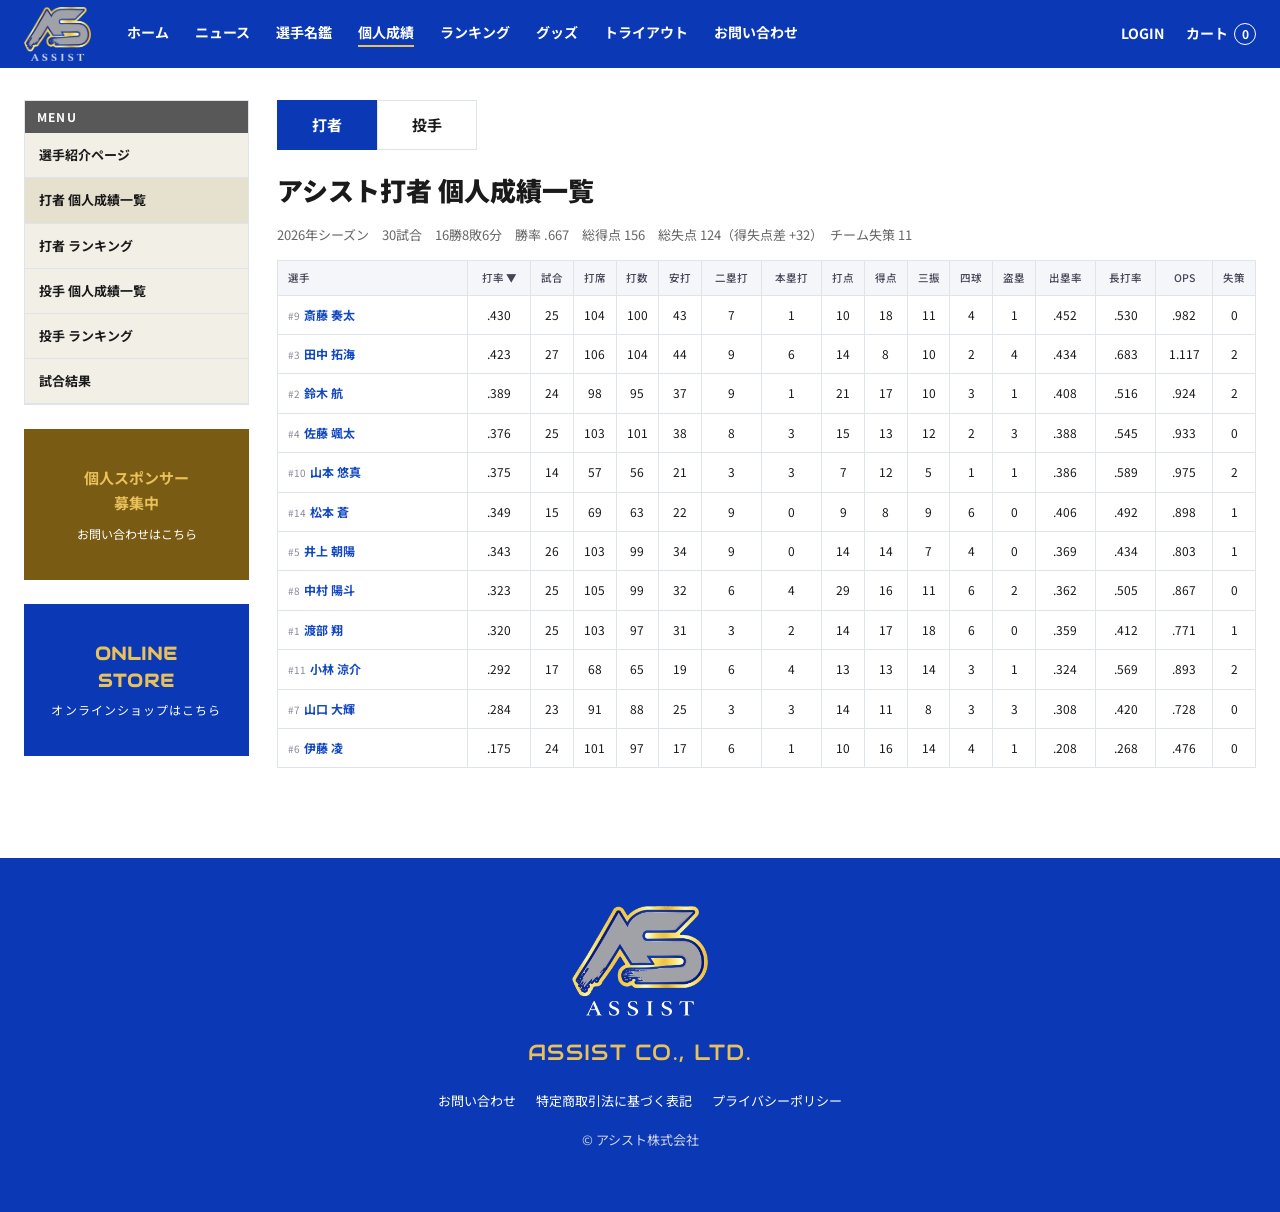
<file: stats.html>
<!doctype html><html lang="ja"><head><meta charset="utf-8"><meta name="viewport" content="width=device-width,initial-scale=1"><title>アシスト株式会社</title><link rel="icon" type="image/png" href="assets/favicon.png"><link rel="apple-touch-icon" href="assets/apple-touch-icon.png"><meta property="og:title" content="アシスト株式会社"><meta property="og:image" content="assets/ogp.jpg"><meta property="og:type" content="website">
<link rel="preconnect" href="https://fonts.googleapis.com"><link href="https://fonts.googleapis.com/css2?family=Audiowide&family=Noto+Sans+JP:wght@400;500;700;900&display=swap" rel="stylesheet">
<meta name="robots" content="noindex"><link rel="stylesheet" href="style.css?v=1791884752"></head><body data-page="stats"><div id="app"></div><script>window.__DATA={"members": [{"id": 1, "name": "渡部 翔", "en": "SHO WATANABE", "pos": "捕手", "no": 1, "pit": false, "ht": 178, "wt": 64, "bt": "左投左打", "from": "神奈川県", "g": 25, "pa": 103, "ab": 97, "h": 31, "d2": 3, "hr": 2, "rbi": 14, "r": 17, "e": 1, "so": 18, "bb": 6, "sb": 0, "pg": 0, "outs": 0, "er": 0, "pso": 0, "pbb": 0, "ph": 0, "w": 0, "l": 0, "avg": 0.32, "obp": 0.359, "slg": 0.412, "ops": 0.771, "ip": "0", "era": null}, {"id": 2, "name": "鈴木 航", "en": "WATARU SUZUKI", "pos": "一塁手", "no": 2, "pit": false, "ht": 186, "wt": 71, "bt": "右投右打", "from": "栃木県", "g": 24, "pa": 98, "ab": 95, "h": 37, "d2": 9, "hr": 1, "rbi": 21, "r": 17, "e": 2, "so": 10, "bb": 3, "sb": 1, "pg": 0, "outs": 0, "er": 0, "pso": 0, "pbb": 0, "ph": 0, "w": 0, "l": 0, "avg": 0.389, "obp": 0.408, "slg": 0.516, "ops": 0.924, "ip": "0", "era": null}, {"id": 3, "name": "田中 拓海", "en": "TAKUMI TANAKA", "pos": "二塁手", "no": 3, "pit": false, "ht": 181, "wt": 64, "bt": "右投右打", "from": "群馬県", "g": 27, "pa": 106, "ab": 104, "h": 44, "d2": 9, "hr": 6, "rbi": 14, "r": 8, "e": 2, "so": 10, "bb": 2, "sb": 4, "pg": 0, "outs": 0, "er": 0, "pso": 0, "pbb": 0, "ph": 0, "w": 0, "l": 0, "avg": 0.423, "obp": 0.434, "slg": 0.683, "ops": 1.117, "ip": "0", "era": null}, {"id": 4, "name": "佐藤 颯太", "en": "SOTA SATO", "pos": "三塁手", "no": 4, "pit": false, "ht": 181, "wt": 78, "bt": "右投右打", "from": "千葉県", "g": 25, "pa": 103, "ab": 101, "h": 38, "d2": 8, "hr": 3, "rbi": 15, "r": 13, "e": 0, "so": 12, "bb": 2, "sb": 3, "pg": 0, "outs": 0, "er": 0, "pso": 0, "pbb": 0, "ph": 0, "w": 0, "l": 0, "avg": 0.376, "obp": 0.388, "slg": 0.545, "ops": 0.933, "ip": "0", "era": null}, {"id": 5, "name": "井上 朝陽", "en": "ASAHI INOUE", "pos": "遊撃手", "no": 5, "pit": false, "ht": 181, "wt": 80, "bt": "右投右打", "from": "群馬県", "g": 26, "pa": 103, "ab": 99, "h": 34, "d2": 9, "hr": 0, "rbi": 14, "r": 14, "e": 1, "so": 7, "bb": 4, "sb": 0, "pg": 0, "outs": 0, "er": 0, "pso": 0, "pbb": 0, "ph": 0, "w": 0, "l": 0, "avg": 0.343, "obp": 0.369, "slg": 0.434, "ops": 0.803, "ip": "0", "era": null}, {"id": 6, "name": "伊藤 凌", "en": "RYO ITO", "pos": "左翼手", "no": 6, "pit": false, "ht": 175, "wt": 86, "bt": "右投左打", "from": "栃木県", "g": 24, "pa": 101, "ab": 97, "h": 17, "d2": 6, "hr": 1, "rbi": 10, "r": 16, "e": 0, "so": 14, "bb": 4, "sb": 1, "pg": 0, "outs": 0, "er": 0, "pso": 0, "pbb": 0, "ph": 0, "w": 0, "l": 0, "avg": 0.175, "obp": 0.208, "slg": 0.268, "ops": 0.476, "ip": "0", "era": null}, {"id": 7, "name": "山口 大輝", "en": "DAIKI YAMAGUCHI", "pos": "中堅手", "no": 7, "pit": false, "ht": 171, "wt": 84, "bt": "右投右打", "from": "千葉県", "g": 23, "pa": 91, "ab": 88, "h": 25, "d2": 3, "hr": 3, "rbi": 14, "r": 11, "e": 0, "so": 8, "bb": 3, "sb": 3, "pg": 0, "outs": 0, "er": 0, "pso": 0, "pbb": 0, "ph": 0, "w": 0, "l": 0, "avg": 0.284, "obp": 0.308, "slg": 0.42, "ops": 0.728, "ip": "0", "era": null}, {"id": 8, "name": "中村 陽斗", "en": "HARUTO NAKAMURA", "pos": "右翼手", "no": 8, "pit": false, "ht": 171, "wt": 82, "bt": "右投右打", "from": "茨城県", "g": 25, "pa": 105, "ab": 99, "h": 32, "d2": 6, "hr": 4, "rbi": 29, "r": 16, "e": 0, "so": 11, "bb": 6, "sb": 2, "pg": 0, "outs": 0, "er": 0, "pso": 0, "pbb": 0, "ph": 0, "w": 0, "l": 0, "avg": 0.323, "obp": 0.362, "slg": 0.505, "ops": 0.867, "ip": "0", "era": null}, {"id": 9, "name": "斎藤 奏太", "en": "SOTA SAITO", "pos": "指名打者", "no": 9, "pit": false, "ht": 185, "wt": 70, "bt": "右投右打", "from": "茨城県", "g": 25, "pa": 104, "ab": 100, "h": 43, "d2": 7, "hr": 1, "rbi": 10, "r": 18, "e": 0, "so": 11, "bb": 4, "sb": 1, "pg": 0, "outs": 0, "er": 0, "pso": 0, "pbb": 0, "ph": 0, "w": 0, "l": 0, "avg": 0.43, "obp": 0.452, "slg": 0.53, "ops": 0.982, "ip": "0", "era": null}, {"id": 10, "name": "山本 悠真", "en": "YUMA YAMAMOTO", "pos": "内野手", "no": 10, "pit": false, "ht": 184, "wt": 84, "bt": "右投右打", "from": "栃木県", "g": 14, "pa": 57, "ab": 56, "h": 21, "d2": 3, "hr": 3, "rbi": 7, "r": 12, "e": 2, "so": 5, "bb": 1, "sb": 1, "pg": 0, "outs": 0, "er": 0, "pso": 0, "pbb": 0, "ph": 0, "w": 0, "l": 0, "avg": 0.375, "obp": 0.386, "slg": 0.589, "ops": 0.975, "ip": "0", "era": null}, {"id": 11, "name": "小林 涼介", "en": "RYOSUKE KOBAYASHI", "pos": "外野手", "no": 11, "pit": false, "ht": 177, "wt": 70, "bt": "右投右打", "from": "埼玉県", "g": 17, "pa": 68, "ab": 65, "h": 19, "d2": 6, "hr": 4, "rbi": 13, "r": 13, "e": 2, "so": 14, "bb": 3, "sb": 1, "pg": 0, "outs": 0, "er": 0, "pso": 0, "pbb": 0, "ph": 0, "w": 0, "l": 0, "avg": 0.292, "obp": 0.324, "slg": 0.569, "ops": 0.893, "ip": "0", "era": null}, {"id": 12, "name": "松本 蒼", "en": "AO MATSUMOTO", "pos": "外野手", "no": 14, "pit": false, "ht": 182, "wt": 78, "bt": "右投右打", "from": "神奈川県", "g": 15, "pa": 69, "ab": 63, "h": 22, "d2": 9, "hr": 0, "rbi": 9, "r": 8, "e": 1, "so": 9, "bb": 6, "sb": 0, "pg": 0, "outs": 0, "er": 0, "pso": 0, "pbb": 0, "ph": 0, "w": 0, "l": 0, "avg": 0.349, "obp": 0.406, "slg": 0.492, "ops": 0.898, "ip": "0", "era": null}, {"id": 13, "name": "加藤 駿", "en": "SHUN KATO", "pos": "投手", "no": 17, "pit": true, "ht": 183, "wt": 76, "bt": "右投右打", "from": "栃木県", "g": 0, "pa": 0, "ab": 0, "h": 0, "d2": 0, "hr": 0, "rbi": 0, "r": 0, "e": 0, "so": 0, "bb": 0, "sb": 0, "pg": 7, "outs": 84, "er": 6, "pso": 21, "pbb": 7, "ph": 37, "w": 1, "l": 0, "avg": 0, "obp": 0, "slg": 0, "ops": 0, "ip": "28", "era": 1.93}, {"id": 14, "name": "林 健太", "en": "KENTA HAYASHI", "pos": "投手", "no": 18, "pit": true, "ht": 169, "wt": 71, "bt": "左投左打", "from": "千葉県", "g": 0, "pa": 0, "ab": 0, "h": 0, "d2": 0, "hr": 0, "rbi": 0, "r": 0, "e": 0, "so": 0, "bb": 0, "sb": 0, "pg": 11, "outs": 153, "er": 26, "pso": 47, "pbb": 22, "ph": 50, "w": 4, "l": 2, "avg": 0, "obp": 0, "slg": 0, "ops": 0, "ip": "51", "era": 4.59}, {"id": 15, "name": "木村 湊", "en": "MINATO KIMURA", "pos": "投手", "no": 19, "pit": true, "ht": 184, "wt": 70, "bt": "右投右打", "from": "東京都", "g": 0, "pa": 0, "ab": 0, "h": 0, "d2": 0, "hr": 0, "rbi": 0, "r": 0, "e": 0, "so": 0, "bb": 0, "sb": 0, "pg": 15, "outs": 213, "er": 28, "pso": 66, "pbb": 26, "ph": 62, "w": 5, "l": 1, "avg": 0, "obp": 0, "slg": 0, "ops": 0, "ip": "71", "era": 3.55}, {"id": 16, "name": "清水 優", "en": "YU SHIMIZU", "pos": "投手", "no": 21, "pit": true, "ht": 183, "wt": 64, "bt": "左投左打", "from": "千葉県", "g": 0, "pa": 0, "ab": 0, "h": 0, "d2": 0, "hr": 0, "rbi": 0, "r": 0, "e": 0, "so": 0, "bb": 0, "sb": 0, "pg": 11, "outs": 129, "er": 26, "pso": 35, "pbb": 16, "ph": 40, "w": 1, "l": 1, "avg": 0, "obp": 0, "slg": 0, "ops": 0, "ip": "43", "era": 5.44}, {"id": 17, "name": "吉田 隼人", "en": "HAYATO YOSHIDA", "pos": "投手", "no": 22, "pit": true, "ht": 181, "wt": 66, "bt": "右投右打", "from": "埼玉県", "g": 0, "pa": 0, "ab": 0, "h": 0, "d2": 0, "hr": 0, "rbi": 0, "r": 0, "e": 0, "so": 0, "bb": 0, "sb": 0, "pg": 11, "outs": 168, "er": 28, "pso": 49, "pbb": 20, "ph": 48, "w": 3, "l": 4, "avg": 0, "obp": 0, "slg": 0, "ops": 0, "ip": "56", "era": 4.5}, {"id": 18, "name": "高橋 蓮", "en": "REN TAKAHASHI", "pos": "投手", "no": 23, "pit": true, "ht": 185, "wt": 64, "bt": "右投左打", "from": "東京都", "g": 0, "pa": 0, "ab": 0, "h": 0, "d2": 0, "hr": 0, "rbi": 0, "r": 0, "e": 0, "so": 0, "bb": 0, "sb": 0, "pg": 5, "outs": 63, "er": 10, "pso": 18, "pbb": 6, "ph": 20, "w": 2, "l": 0, "avg": 0, "obp": 0, "slg": 0, "ops": 0, "ip": "21", "era": 4.29}], "games": [{"date": "2026-09-27", "opp": "所沢ライオンズクラブ", "us": 5, "them": 2, "lines": [{"name": "中村 陽斗", "pa": 5, "ab": 5, "h": 1, "d2": 0, "hr": 0, "bb": 0, "so": 0, "sb": 0, "e": 0, "rbi": 2, "r": 0}, {"name": "佐藤 颯太", "pa": 4, "ab": 4, "h": 2, "d2": 0, "hr": 1, "bb": 0, "so": 0, "sb": 0, "e": 0, "rbi": 1, "r": 1}, {"name": "伊藤 凌", "pa": 5, "ab": 5, "h": 0, "d2": 0, "hr": 0, "bb": 0, "so": 2, "sb": 0, "e": 0, "rbi": 0, "r": 0}, {"name": "井上 朝陽", "pa": 4, "ab": 4, "h": 2, "d2": 1, "hr": 0, "bb": 0, "so": 0, "sb": 0, "e": 0, "rbi": 0, "r": 0}, {"name": "田中 拓海", "pa": 4, "ab": 4, "h": 1, "d2": 0, "hr": 0, "bb": 0, "so": 0, "sb": 0, "e": 0, "rbi": 0, "r": 0}, {"name": "渡部 翔", "pa": 3, "ab": 3, "h": 2, "d2": 0, "hr": 0, "bb": 0, "so": 1, "sb": 0, "e": 0, "rbi": 1, "r": 0}, {"name": "鈴木 航", "pa": 3, "ab": 3, "h": 1, "d2": 0, "hr": 0, "bb": 0, "so": 1, "sb": 0, "e": 0, "rbi": 2, "r": 4}, {"name": "山口 大輝", "pa": 4, "ab": 4, "h": 1, "d2": 0, "hr": 0, "bb": 0, "so": 0, "sb": 0, "e": 0, "rbi": 0, "r": 1}, {"name": "斎藤 奏太", "pa": 4, "ab": 4, "h": 0, "d2": 0, "hr": 0, "bb": 0, "so": 0, "sb": 0, "e": 0, "rbi": 0, "r": 0}], "pitch": [{"name": "吉田 隼人", "outs": 21, "er": 2, "so": 4, "bb": 0, "h": 5, "dec": "W"}, {"name": "木村 湊", "outs": 6, "er": 0, "so": 4, "bb": 1, "h": 3, "dec": ""}], "id": 30}, {"date": "2026-09-21", "opp": "大宮グリーンリーフ", "us": 6, "them": 6, "lines": [{"name": "井上 朝陽", "pa": 3, "ab": 3, "h": 2, "d2": 1, "hr": 0, "bb": 0, "so": 0, "sb": 0, "e": 0, "rbi": 1, "r": 1}, {"name": "佐藤 颯太", "pa": 5, "ab": 5, "h": 2, "d2": 0, "hr": 0, "bb": 0, "so": 1, "sb": 0, "e": 0, "rbi": 1, "r": 3}, {"name": "山口 大輝", "pa": 5, "ab": 4, "h": 1, "d2": 0, "hr": 0, "bb": 1, "so": 0, "sb": 1, "e": 0, "rbi": 3, "r": 0}, {"name": "山本 悠真", "pa": 4, "ab": 4, "h": 2, "d2": 0, "hr": 0, "bb": 0, "so": 0, "sb": 0, "e": 0, "rbi": 0, "r": 1}, {"name": "中村 陽斗", "pa": 4, "ab": 4, "h": 1, "d2": 1, "hr": 0, "bb": 0, "so": 1, "sb": 0, "e": 0, "rbi": 1, "r": 1}, {"name": "田中 拓海", "pa": 4, "ab": 4, "h": 2, "d2": 0, "hr": 0, "bb": 0, "so": 1, "sb": 0, "e": 0, "rbi": 0, "r": 0}, {"name": "斎藤 奏太", "pa": 4, "ab": 4, "h": 0, "d2": 0, "hr": 0, "bb": 0, "so": 0, "sb": 0, "e": 0, "rbi": 0, "r": 0}, {"name": "鈴木 航", "pa": 4, "ab": 4, "h": 2, "d2": 1, "hr": 0, "bb": 0, "so": 1, "sb": 0, "e": 0, "rbi": 0, "r": 0}, {"name": "小林 涼介", "pa": 4, "ab": 4, "h": 0, "d2": 0, "hr": 0, "bb": 0, "so": 2, "sb": 0, "e": 0, "rbi": 0, "r": 0}], "pitch": [{"name": "木村 湊", "outs": 21, "er": 5, "so": 4, "bb": 0, "h": 8, "dec": ""}, {"name": "高橋 蓮", "outs": 6, "er": 1, "so": 0, "bb": 0, "h": 2, "dec": ""}], "id": 29}, {"date": "2026-09-15", "opp": "浦和ストームズ", "us": 2, "them": 2, "lines": [{"name": "伊藤 凌", "pa": 5, "ab": 4, "h": 0, "d2": 0, "hr": 0, "bb": 1, "so": 3, "sb": 0, "e": 0, "rbi": 0, "r": 0}, {"name": "松本 蒼", "pa": 4, "ab": 4, "h": 1, "d2": 0, "hr": 0, "bb": 0, "so": 0, "sb": 0, "e": 1, "rbi": 0, "r": 0}, {"name": "井上 朝陽", "pa": 3, "ab": 3, "h": 1, "d2": 1, "hr": 0, "bb": 0, "so": 0, "sb": 0, "e": 0, "rbi": 0, "r": 1}, {"name": "中村 陽斗", "pa": 4, "ab": 4, "h": 2, "d2": 0, "hr": 2, "bb": 0, "so": 1, "sb": 0, "e": 0, "rbi": 2, "r": 2}, {"name": "田中 拓海", "pa": 5, "ab": 4, "h": 2, "d2": 0, "hr": 0, "bb": 1, "so": 0, "sb": 1, "e": 1, "rbi": 1, "r": 0}, {"name": "鈴木 航", "pa": 4, "ab": 4, "h": 0, "d2": 0, "hr": 0, "bb": 0, "so": 1, "sb": 0, "e": 0, "rbi": 0, "r": 0}, {"name": "小林 涼介", "pa": 4, "ab": 4, "h": 1, "d2": 1, "hr": 0, "bb": 0, "so": 2, "sb": 1, "e": 0, "rbi": 1, "r": 1}, {"name": "斎藤 奏太", "pa": 3, "ab": 3, "h": 0, "d2": 0, "hr": 0, "bb": 0, "so": 0, "sb": 0, "e": 0, "rbi": 0, "r": 0}, {"name": "佐藤 颯太", "pa": 4, "ab": 4, "h": 2, "d2": 1, "hr": 0, "bb": 0, "so": 0, "sb": 0, "e": 0, "rbi": 0, "r": 0}], "pitch": [{"name": "加藤 駿", "outs": 15, "er": 1, "so": 8, "bb": 0, "h": 8, "dec": ""}, {"name": "木村 湊", "outs": 12, "er": 1, "so": 3, "bb": 1, "h": 3, "dec": ""}], "id": 28}, {"date": "2026-09-09", "opp": "川越レッドスターズ", "us": 5, "them": 2, "lines": [{"name": "井上 朝陽", "pa": 4, "ab": 4, "h": 0, "d2": 0, "hr": 0, "bb": 0, "so": 0, "sb": 0, "e": 0, "rbi": 0, "r": 0}, {"name": "渡部 翔", "pa": 5, "ab": 4, "h": 1, "d2": 0, "hr": 0, "bb": 1, "so": 1, "sb": 0, "e": 0, "rbi": 0, "r": 1}, {"name": "中村 陽斗", "pa": 4, "ab": 4, "h": 1, "d2": 1, "hr": 0, "bb": 0, "so": 2, "sb": 0, "e": 0, "rbi": 3, "r": 0}, {"name": "斎藤 奏太", "pa": 5, "ab": 5, "h": 5, "d2": 1, "hr": 0, "bb": 0, "so": 0, "sb": 0, "e": 0, "rbi": 2, "r": 2}, {"name": "佐藤 颯太", "pa": 4, "ab": 4, "h": 0, "d2": 0, "hr": 0, "bb": 0, "so": 0, "sb": 0, "e": 0, "rbi": 0, "r": 0}, {"name": "田中 拓海", "pa": 5, "ab": 5, "h": 0, "d2": 0, "hr": 0, "bb": 0, "so": 0, "sb": 0, "e": 0, "rbi": 0, "r": 0}, {"name": "鈴木 航", "pa": 4, "ab": 4, "h": 2, "d2": 0, "hr": 0, "bb": 0, "so": 0, "sb": 0, "e": 0, "rbi": 0, "r": 0}, {"name": "山口 大輝", "pa": 4, "ab": 4, "h": 1, "d2": 0, "hr": 0, "bb": 0, "so": 1, "sb": 0, "e": 0, "rbi": 0, "r": 0}, {"name": "小林 涼介", "pa": 3, "ab": 3, "h": 2, "d2": 2, "hr": 0, "bb": 0, "so": 0, "sb": 0, "e": 0, "rbi": 0, "r": 2}], "pitch": [{"name": "木村 湊", "outs": 15, "er": 1, "so": 5, "bb": 1, "h": 7, "dec": "W"}, {"name": "吉田 隼人", "outs": 12, "er": 1, "so": 3, "bb": 1, "h": 3, "dec": ""}], "id": 27}, {"date": "2026-09-03", "opp": "北斗ファルコンズ", "us": 5, "them": 6, "lines": [{"name": "鈴木 航", "pa": 5, "ab": 5, "h": 2, "d2": 0, "hr": 0, "bb": 0, "so": 0, "sb": 0, "e": 0, "rbi": 0, "r": 0}, {"name": "松本 蒼", "pa": 4, "ab": 3, "h": 0, "d2": 0, "hr": 0, "bb": 1, "so": 0, "sb": 0, "e": 0, "rbi": 0, "r": 0}, {"name": "中村 陽斗", "pa": 4, "ab": 4, "h": 1, "d2": 1, "hr": 0, "bb": 0, "so": 0, "sb": 0, "e": 0, "rbi": 1, "r": 0}, {"name": "田中 拓海", "pa": 4, "ab": 4, "h": 2, "d2": 1, "hr": 1, "bb": 0, "so": 0, "sb": 1, "e": 0, "rbi": 1, "r": 1}, {"name": "井上 朝陽", "pa": 5, "ab": 5, "h": 2, "d2": 1, "hr": 0, "bb": 0, "so": 0, "sb": 0, "e": 0, "rbi": 0, "r": 0}, {"name": "小林 涼介", "pa": 4, "ab": 4, "h": 0, "d2": 0, "hr": 0, "bb": 0, "so": 2, "sb": 0, "e": 0, "rbi": 0, "r": 0}, {"name": "斎藤 奏太", "pa": 4, "ab": 4, "h": 3, "d2": 0, "hr": 1, "bb": 0, "so": 0, "sb": 0, "e": 0, "rbi": 1, "r": 1}, {"name": "佐藤 颯太", "pa": 4, "ab": 4, "h": 3, "d2": 1, "hr": 1, "bb": 0, "so": 1, "sb": 1, "e": 0, "rbi": 1, "r": 1}, {"name": "伊藤 凌", "pa": 4, "ab": 4, "h": 1, "d2": 0, "hr": 0, "bb": 0, "so": 2, "sb": 0, "e": 0, "rbi": 2, "r": 2}], "pitch": [{"name": "吉田 隼人", "outs": 15, "er": 3, "so": 8, "bb": 1, "h": 5, "dec": "L"}, {"name": "清水 優", "outs": 12, "er": 3, "so": 0, "bb": 0, "h": 1, "dec": ""}], "id": 26}, {"date": "2026-08-28", "opp": "青葉ブルーサンズ", "us": 3, "them": 2, "lines": [{"name": "斎藤 奏太", "pa": 4, "ab": 4, "h": 2, "d2": 0, "hr": 0, "bb": 0, "so": 1, "sb": 0, "e": 0, "rbi": 0, "r": 0}, {"name": "伊藤 凌", "pa": 4, "ab": 4, "h": 0, "d2": 0, "hr": 0, "bb": 0, "so": 0, "sb": 0, "e": 0, "rbi": 0, "r": 0}, {"name": "井上 朝陽", "pa": 4, "ab": 4, "h": 0, "d2": 0, "hr": 0, "bb": 0, "so": 0, "sb": 0, "e": 0, "rbi": 0, "r": 0}, {"name": "中村 陽斗", "pa": 4, "ab": 3, "h": 1, "d2": 1, "hr": 0, "bb": 1, "so": 1, "sb": 0, "e": 0, "rbi": 1, "r": 0}, {"name": "山口 大輝", "pa": 3, "ab": 3, "h": 0, "d2": 0, "hr": 0, "bb": 0, "so": 0, "sb": 0, "e": 0, "rbi": 0, "r": 0}, {"name": "小林 涼介", "pa": 4, "ab": 4, "h": 2, "d2": 1, "hr": 0, "bb": 0, "so": 1, "sb": 0, "e": 0, "rbi": 0, "r": 2}, {"name": "佐藤 颯太", "pa": 4, "ab": 4, "h": 1, "d2": 0, "hr": 0, "bb": 0, "so": 3, "sb": 0, "e": 0, "rbi": 1, "r": 1}, {"name": "松本 蒼", "pa": 5, "ab": 5, "h": 0, "d2": 0, "hr": 0, "bb": 0, "so": 2, "sb": 0, "e": 0, "rbi": 0, "r": 0}, {"name": "山本 悠真", "pa": 5, "ab": 5, "h": 2, "d2": 0, "hr": 0, "bb": 0, "so": 0, "sb": 0, "e": 0, "rbi": 1, "r": 0}], "pitch": [{"name": "木村 湊", "outs": 15, "er": 1, "so": 4, "bb": 4, "h": 3, "dec": "W"}, {"name": "吉田 隼人", "outs": 12, "er": 1, "so": 4, "bb": 0, "h": 3, "dec": ""}], "id": 25}, {"date": "2026-08-22", "opp": "草加ホークス", "us": 6, "them": 2, "lines": [{"name": "中村 陽斗", "pa": 4, "ab": 4, "h": 1, "d2": 0, "hr": 0, "bb": 0, "so": 0, "sb": 0, "e": 0, "rbi": 2, "r": 0}, {"name": "小林 涼介", "pa": 4, "ab": 4, "h": 0, "d2": 0, "hr": 0, "bb": 0, "so": 1, "sb": 0, "e": 0, "rbi": 0, "r": 0}, {"name": "佐藤 颯太", "pa": 4, "ab": 4, "h": 1, "d2": 0, "hr": 0, "bb": 0, "so": 1, "sb": 0, "e": 0, "rbi": 0, "r": 0}, {"name": "渡部 翔", "pa": 4, "ab": 4, "h": 2, "d2": 1, "hr": 0, "bb": 0, "so": 1, "sb": 0, "e": 0, "rbi": 0, "r": 1}, {"name": "井上 朝陽", "pa": 4, "ab": 4, "h": 1, "d2": 0, "hr": 0, "bb": 0, "so": 1, "sb": 0, "e": 0, "rbi": 0, "r": 2}, {"name": "山本 悠真", "pa": 4, "ab": 4, "h": 0, "d2": 0, "hr": 0, "bb": 0, "so": 2, "sb": 0, "e": 0, "rbi": 0, "r": 0}, {"name": "伊藤 凌", "pa": 5, "ab": 5, "h": 1, "d2": 0, "hr": 0, "bb": 0, "so": 2, "sb": 0, "e": 0, "rbi": 0, "r": 1}, {"name": "田中 拓海", "pa": 3, "ab": 3, "h": 2, "d2": 1, "hr": 1, "bb": 0, "so": 0, "sb": 1, "e": 0, "rbi": 1, "r": 1}, {"name": "鈴木 航", "pa": 4, "ab": 4, "h": 2, "d2": 0, "hr": 0, "bb": 0, "so": 0, "sb": 0, "e": 0, "rbi": 3, "r": 1}], "pitch": [{"name": "林 健太", "outs": 18, "er": 1, "so": 10, "bb": 3, "h": 8, "dec": "W"}, {"name": "木村 湊", "outs": 9, "er": 1, "so": 4, "bb": 1, "h": 0, "dec": ""}], "id": 24}, {"date": "2026-08-16", "opp": "上尾ベアーズ", "us": 0, "them": 8, "lines": [{"name": "山口 大輝", "pa": 4, "ab": 4, "h": 0, "d2": 0, "hr": 0, "bb": 0, "so": 0, "sb": 0, "e": 0, "rbi": 0, "r": 0}, {"name": "中村 陽斗", "pa": 4, "ab": 4, "h": 3, "d2": 0, "hr": 0, "bb": 0, "so": 0, "sb": 0, "e": 0, "rbi": 0, "r": 0}, {"name": "渡部 翔", "pa": 4, "ab": 4, "h": 1, "d2": 0, "hr": 0, "bb": 0, "so": 0, "sb": 0, "e": 0, "rbi": 0, "r": 0}, {"name": "佐藤 颯太", "pa": 5, "ab": 4, "h": 1, "d2": 0, "hr": 0, "bb": 1, "so": 1, "sb": 0, "e": 0, "rbi": 0, "r": 0}, {"name": "松本 蒼", "pa": 6, "ab": 5, "h": 3, "d2": 2, "hr": 0, "bb": 1, "so": 1, "sb": 0, "e": 0, "rbi": 0, "r": 0}, {"name": "田中 拓海", "pa": 4, "ab": 4, "h": 3, "d2": 0, "hr": 0, "bb": 0, "so": 0, "sb": 0, "e": 1, "rbi": 0, "r": 0}, {"name": "鈴木 航", "pa": 4, "ab": 4, "h": 1, "d2": 0, "hr": 0, "bb": 0, "so": 1, "sb": 0, "e": 0, "rbi": 0, "r": 0}, {"name": "斎藤 奏太", "pa": 5, "ab": 4, "h": 3, "d2": 2, "hr": 0, "bb": 1, "so": 1, "sb": 0, "e": 0, "rbi": 0, "r": 0}, {"name": "山本 悠真", "pa": 4, "ab": 4, "h": 1, "d2": 0, "hr": 0, "bb": 0, "so": 1, "sb": 0, "e": 0, "rbi": 0, "r": 0}], "pitch": [{"name": "吉田 隼人", "outs": 15, "er": 4, "so": 5, "bb": 1, "h": 7, "dec": "L"}, {"name": "木村 湊", "outs": 12, "er": 4, "so": 1, "bb": 0, "h": 1, "dec": ""}], "id": 23}, {"date": "2026-08-10", "opp": "所沢ライオンズクラブ", "us": 9, "them": 8, "lines": [{"name": "鈴木 航", "pa": 4, "ab": 4, "h": 2, "d2": 1, "hr": 0, "bb": 0, "so": 1, "sb": 1, "e": 1, "rbi": 2, "r": 1}, {"name": "山本 悠真", "pa": 4, "ab": 4, "h": 1, "d2": 0, "hr": 0, "bb": 0, "so": 0, "sb": 0, "e": 0, "rbi": 1, "r": 1}, {"name": "中村 陽斗", "pa": 5, "ab": 4, "h": 0, "d2": 0, "hr": 0, "bb": 1, "so": 2, "sb": 0, "e": 0, "rbi": 0, "r": 1}, {"name": "松本 蒼", "pa": 5, "ab": 4, "h": 2, "d2": 2, "hr": 0, "bb": 1, "so": 2, "sb": 0, "e": 0, "rbi": 2, "r": 2}, {"name": "斎藤 奏太", "pa": 5, "ab": 5, "h": 4, "d2": 0, "hr": 0, "bb": 0, "so": 0, "sb": 0, "e": 0, "rbi": 2, "r": 1}, {"name": "渡部 翔", "pa": 4, "ab": 4, "h": 2, "d2": 0, "hr": 0, "bb": 0, "so": 0, "sb": 0, "e": 0, "rbi": 1, "r": 0}, {"name": "山口 大輝", "pa": 3, "ab": 3, "h": 2, "d2": 0, "hr": 0, "bb": 0, "so": 0, "sb": 0, "e": 0, "rbi": 0, "r": 1}, {"name": "田中 拓海", "pa": 5, "ab": 4, "h": 3, "d2": 0, "hr": 0, "bb": 1, "so": 0, "sb": 0, "e": 0, "rbi": 0, "r": 2}, {"name": "小林 涼介", "pa": 5, "ab": 5, "h": 2, "d2": 0, "hr": 0, "bb": 0, "so": 1, "sb": 0, "e": 0, "rbi": 1, "r": 0}], "pitch": [{"name": "清水 優", "outs": 18, "er": 5, "so": 5, "bb": 4, "h": 9, "dec": "W"}, {"name": "林 健太", "outs": 9, "er": 3, "so": 4, "bb": 2, "h": 4, "dec": ""}], "id": 22}, {"date": "2026-08-04", "opp": "大宮グリーンリーフ", "us": 3, "them": 3, "lines": [{"name": "渡部 翔", "pa": 5, "ab": 5, "h": 1, "d2": 0, "hr": 0, "bb": 0, "so": 1, "sb": 0, "e": 0, "rbi": 0, "r": 0}, {"name": "鈴木 航", "pa": 3, "ab": 3, "h": 2, "d2": 1, "hr": 0, "bb": 0, "so": 1, "sb": 0, "e": 0, "rbi": 1, "r": 0}, {"name": "田中 拓海", "pa": 3, "ab": 3, "h": 1, "d2": 0, "hr": 0, "bb": 0, "so": 0, "sb": 0, "e": 0, "rbi": 0, "r": 0}, {"name": "佐藤 颯太", "pa": 4, "ab": 4, "h": 3, "d2": 1, "hr": 0, "bb": 0, "so": 1, "sb": 0, "e": 0, "rbi": 1, "r": 0}, {"name": "井上 朝陽", "pa": 3, "ab": 3, "h": 2, "d2": 1, "hr": 0, "bb": 0, "so": 0, "sb": 0, "e": 0, "rbi": 0, "r": 1}, {"name": "伊藤 凌", "pa": 4, "ab": 4, "h": 1, "d2": 0, "hr": 0, "bb": 0, "so": 0, "sb": 0, "e": 0, "rbi": 0, "r": 1}, {"name": "山口 大輝", "pa": 5, "ab": 5, "h": 1, "d2": 0, "hr": 0, "bb": 0, "so": 0, "sb": 0, "e": 0, "rbi": 1, "r": 0}, {"name": "中村 陽斗", "pa": 5, "ab": 5, "h": 0, "d2": 0, "hr": 0, "bb": 0, "so": 0, "sb": 0, "e": 0, "rbi": 0, "r": 0}, {"name": "斎藤 奏太", "pa": 4, "ab": 4, "h": 1, "d2": 0, "hr": 0, "bb": 0, "so": 0, "sb": 0, "e": 0, "rbi": 0, "r": 1}], "pitch": [{"name": "木村 湊", "outs": 18, "er": 2, "so": 9, "bb": 4, "h": 3, "dec": ""}, {"name": "吉田 隼人", "outs": 9, "er": 1, "so": 4, "bb": 2, "h": 0, "dec": ""}], "id": 21}, {"date": "2026-07-25", "opp": "浦和ストームズ", "us": 11, "them": 5, "lines": [{"name": "渡部 翔", "pa": 3, "ab": 3, "h": 1, "d2": 0, "hr": 0, "bb": 0, "so": 2, "sb": 0, "e": 0, "rbi": 3, "r": 1}, {"name": "鈴木 航", "pa": 5, "ab": 4, "h": 2, "d2": 1, "hr": 0, "bb": 1, "so": 0, "sb": 0, "e": 0, "rbi": 2, "r": 3}, {"name": "田中 拓海", "pa": 5, "ab": 5, "h": 4, "d2": 2, "hr": 1, "bb": 0, "so": 0, "sb": 0, "e": 0, "rbi": 1, "r": 1}, {"name": "佐藤 颯太", "pa": 4, "ab": 4, "h": 0, "d2": 0, "hr": 0, "bb": 0, "so": 0, "sb": 0, "e": 0, "rbi": 0, "r": 0}, {"name": "井上 朝陽", "pa": 4, "ab": 4, "h": 2, "d2": 0, "hr": 0, "bb": 0, "so": 0, "sb": 0, "e": 1, "rbi": 4, "r": 0}, {"name": "伊藤 凌", "pa": 4, "ab": 3, "h": 0, "d2": 0, "hr": 0, "bb": 1, "so": 0, "sb": 0, "e": 0, "rbi": 0, "r": 0}, {"name": "山口 大輝", "pa": 4, "ab": 4, "h": 2, "d2": 1, "hr": 1, "bb": 0, "so": 0, "sb": 0, "e": 0, "rbi": 1, "r": 3}, {"name": "中村 陽斗", "pa": 4, "ab": 3, "h": 1, "d2": 1, "hr": 0, "bb": 1, "so": 0, "sb": 1, "e": 0, "rbi": 1, "r": 0}, {"name": "斎藤 奏太", "pa": 4, "ab": 4, "h": 1, "d2": 0, "hr": 0, "bb": 0, "so": 1, "sb": 0, "e": 0, "rbi": 0, "r": 3}], "pitch": [{"name": "林 健太", "outs": 21, "er": 5, "so": 9, "bb": 2, "h": 4, "dec": "W"}, {"name": "高橋 蓮", "outs": 6, "er": 0, "so": 4, "bb": 1, "h": 2, "dec": ""}], "id": 20}, {"date": "2026-07-19", "opp": "川越レッドスターズ", "us": 5, "them": 0, "lines": [{"name": "渡部 翔", "pa": 4, "ab": 4, "h": 0, "d2": 0, "hr": 0, "bb": 0, "so": 1, "sb": 0, "e": 0, "rbi": 0, "r": 0}, {"name": "鈴木 航", "pa": 4, "ab": 4, "h": 4, "d2": 2, "hr": 0, "bb": 0, "so": 0, "sb": 0, "e": 0, "rbi": 0, "r": 1}, {"name": "田中 拓海", "pa": 4, "ab": 4, "h": 0, "d2": 0, "hr": 0, "bb": 0, "so": 1, "sb": 0, "e": 0, "rbi": 0, "r": 0}, {"name": "佐藤 颯太", "pa": 4, "ab": 4, "h": 3, "d2": 1, "hr": 0, "bb": 0, "so": 0, "sb": 0, "e": 0, "rbi": 2, "r": 1}, {"name": "井上 朝陽", "pa": 4, "ab": 4, "h": 1, "d2": 0, "hr": 0, "bb": 0, "so": 0, "sb": 0, "e": 0, "rbi": 2, "r": 0}, {"name": "伊藤 凌", "pa": 4, "ab": 4, "h": 1, "d2": 0, "hr": 0, "bb": 0, "so": 0, "sb": 0, "e": 0, "rbi": 0, "r": 2}, {"name": "山口 大輝", "pa": 5, "ab": 5, "h": 0, "d2": 0, "hr": 0, "bb": 0, "so": 1, "sb": 0, "e": 0, "rbi": 0, "r": 0}, {"name": "中村 陽斗", "pa": 4, "ab": 4, "h": 2, "d2": 0, "hr": 0, "bb": 0, "so": 1, "sb": 0, "e": 0, "rbi": 0, "r": 0}, {"name": "斎藤 奏太", "pa": 4, "ab": 4, "h": 3, "d2": 1, "hr": 0, "bb": 0, "so": 1, "sb": 0, "e": 0, "rbi": 1, "r": 1}], "pitch": [{"name": "加藤 駿", "outs": 15, "er": 0, "so": 3, "bb": 4, "h": 9, "dec": "W"}, {"name": "高橋 蓮", "outs": 12, "er": 0, "so": 3, "bb": 1, "h": 1, "dec": ""}], "id": 19}, {"date": "2026-07-13", "opp": "北斗ファルコンズ", "us": 5, "them": 3, "lines": [{"name": "斎藤 奏太", "pa": 5, "ab": 4, "h": 1, "d2": 0, "hr": 0, "bb": 1, "so": 1, "sb": 0, "e": 0, "rbi": 0, "r": 1}, {"name": "中村 陽斗", "pa": 4, "ab": 4, "h": 1, "d2": 0, "hr": 0, "bb": 0, "so": 0, "sb": 0, "e": 0, "rbi": 2, "r": 0}, {"name": "井上 朝陽", "pa": 4, "ab": 4, "h": 3, "d2": 1, "hr": 0, "bb": 0, "so": 0, "sb": 0, "e": 0, "rbi": 1, "r": 1}, {"name": "伊藤 凌", "pa": 4, "ab": 4, "h": 0, "d2": 0, "hr": 0, "bb": 0, "so": 1, "sb": 0, "e": 0, "rbi": 0, "r": 0}, {"name": "山本 悠真", "pa": 4, "ab": 3, "h": 2, "d2": 0, "hr": 0, "bb": 1, "so": 0, "sb": 0, "e": 0, "rbi": 0, "r": 1}, {"name": "小林 涼介", "pa": 4, "ab": 4, "h": 0, "d2": 0, "hr": 0, "bb": 0, "so": 0, "sb": 0, "e": 0, "rbi": 0, "r": 0}, {"name": "松本 蒼", "pa": 4, "ab": 4, "h": 3, "d2": 1, "hr": 0, "bb": 0, "so": 1, "sb": 0, "e": 0, "rbi": 1, "r": 0}, {"name": "鈴木 航", "pa": 3, "ab": 3, "h": 1, "d2": 0, "hr": 1, "bb": 0, "so": 0, "sb": 0, "e": 0, "rbi": 1, "r": 2}, {"name": "田中 拓海", "pa": 4, "ab": 4, "h": 0, "d2": 0, "hr": 0, "bb": 0, "so": 1, "sb": 0, "e": 0, "rbi": 0, "r": 0}], "pitch": [{"name": "吉田 隼人", "outs": 15, "er": 2, "so": 9, "bb": 1, "h": 3, "dec": "W"}, {"name": "加藤 駿", "outs": 12, "er": 1, "so": 1, "bb": 0, "h": 2, "dec": ""}], "id": 18}, {"date": "2026-07-07", "opp": "青葉ブルーサンズ", "us": 5, "them": 5, "lines": [{"name": "小林 涼介", "pa": 3, "ab": 3, "h": 1, "d2": 1, "hr": 0, "bb": 0, "so": 0, "sb": 0, "e": 1, "rbi": 0, "r": 1}, {"name": "佐藤 颯太", "pa": 4, "ab": 4, "h": 1, "d2": 0, "hr": 1, "bb": 0, "so": 0, "sb": 0, "e": 0, "rbi": 1, "r": 1}, {"name": "山口 大輝", "pa": 3, "ab": 3, "h": 1, "d2": 0, "hr": 0, "bb": 0, "so": 1, "sb": 0, "e": 0, "rbi": 0, "r": 0}, {"name": "山本 悠真", "pa": 4, "ab": 4, "h": 1, "d2": 0, "hr": 1, "bb": 0, "so": 1, "sb": 0, "e": 0, "rbi": 1, "r": 0}, {"name": "松本 蒼", "pa": 4, "ab": 4, "h": 0, "d2": 0, "hr": 0, "bb": 0, "so": 0, "sb": 0, "e": 0, "rbi": 0, "r": 0}, {"name": "渡部 翔", "pa": 4, "ab": 4, "h": 2, "d2": 0, "hr": 0, "bb": 0, "so": 0, "sb": 0, "e": 0, "rbi": 1, "r": 0}, {"name": "田中 拓海", "pa": 4, "ab": 4, "h": 1, "d2": 1, "hr": 0, "bb": 0, "so": 0, "sb": 0, "e": 0, "rbi": 1, "r": 0}, {"name": "伊藤 凌", "pa": 6, "ab": 5, "h": 1, "d2": 0, "hr": 0, "bb": 1, "so": 0, "sb": 0, "e": 0, "rbi": 1, "r": 0}, {"name": "中村 陽斗", "pa": 5, "ab": 4, "h": 2, "d2": 0, "hr": 0, "bb": 1, "so": 0, "sb": 1, "e": 0, "rbi": 0, "r": 3}], "pitch": [{"name": "清水 優", "outs": 18, "er": 3, "so": 5, "bb": 2, "h": 7, "dec": ""}, {"name": "林 健太", "outs": 9, "er": 2, "so": 1, "bb": 0, "h": 3, "dec": ""}], "id": 17}, {"date": "2026-07-01", "opp": "草加ホークス", "us": 10, "them": 6, "lines": [{"name": "松本 蒼", "pa": 3, "ab": 3, "h": 1, "d2": 0, "hr": 0, "bb": 0, "so": 1, "sb": 0, "e": 0, "rbi": 1, "r": 0}, {"name": "伊藤 凌", "pa": 4, "ab": 4, "h": 0, "d2": 0, "hr": 0, "bb": 0, "so": 0, "sb": 0, "e": 0, "rbi": 0, "r": 0}, {"name": "山本 悠真", "pa": 4, "ab": 4, "h": 2, "d2": 0, "hr": 0, "bb": 0, "so": 0, "sb": 0, "e": 1, "rbi": 1, "r": 4}, {"name": "佐藤 颯太", "pa": 3, "ab": 3, "h": 0, "d2": 0, "hr": 0, "bb": 0, "so": 0, "sb": 0, "e": 0, "rbi": 0, "r": 0}, {"name": "田中 拓海", "pa": 4, "ab": 4, "h": 3, "d2": 1, "hr": 1, "bb": 0, "so": 1, "sb": 0, "e": 0, "rbi": 3, "r": 1}, {"name": "井上 朝陽", "pa": 5, "ab": 4, "h": 1, "d2": 0, "hr": 0, "bb": 1, "so": 1, "sb": 0, "e": 0, "rbi": 2, "r": 3}, {"name": "山口 大輝", "pa": 3, "ab": 3, "h": 0, "d2": 0, "hr": 0, "bb": 0, "so": 0, "sb": 0, "e": 0, "rbi": 0, "r": 0}, {"name": "渡部 翔", "pa": 4, "ab": 4, "h": 2, "d2": 0, "hr": 1, "bb": 0, "so": 1, "sb": 0, "e": 0, "rbi": 2, "r": 0}, {"name": "斎藤 奏太", "pa": 4, "ab": 4, "h": 1, "d2": 0, "hr": 0, "bb": 0, "so": 1, "sb": 0, "e": 0, "rbi": 1, "r": 2}], "pitch": [{"name": "高橋 蓮", "outs": 18, "er": 4, "so": 8, "bb": 2, "h": 6, "dec": "W"}, {"name": "清水 優", "outs": 9, "er": 2, "so": 3, "bb": 2, "h": 1, "dec": ""}], "id": 16}, {"date": "2026-06-25", "opp": "上尾ベアーズ", "us": 9, "them": 3, "lines": [{"name": "伊藤 凌", "pa": 5, "ab": 5, "h": 2, "d2": 1, "hr": 0, "bb": 0, "so": 1, "sb": 0, "e": 0, "rbi": 0, "r": 3}, {"name": "中村 陽斗", "pa": 5, "ab": 5, "h": 0, "d2": 0, "hr": 0, "bb": 0, "so": 2, "sb": 0, "e": 0, "rbi": 0, "r": 0}, {"name": "山本 悠真", "pa": 5, "ab": 5, "h": 3, "d2": 1, "hr": 1, "bb": 0, "so": 0, "sb": 0, "e": 0, "rbi": 1, "r": 1}, {"name": "鈴木 航", "pa": 4, "ab": 4, "h": 1, "d2": 0, "hr": 0, "bb": 0, "so": 1, "sb": 0, "e": 0, "rbi": 2, "r": 1}, {"name": "渡部 翔", "pa": 4, "ab": 4, "h": 1, "d2": 0, "hr": 0, "bb": 0, "so": 0, "sb": 0, "e": 0, "rbi": 2, "r": 2}, {"name": "小林 涼介", "pa": 5, "ab": 4, "h": 1, "d2": 0, "hr": 1, "bb": 1, "so": 0, "sb": 0, "e": 0, "rbi": 1, "r": 1}, {"name": "佐藤 颯太", "pa": 5, "ab": 5, "h": 2, "d2": 1, "hr": 0, "bb": 0, "so": 1, "sb": 0, "e": 0, "rbi": 3, "r": 1}, {"name": "井上 朝陽", "pa": 3, "ab": 3, "h": 1, "d2": 0, "hr": 0, "bb": 0, "so": 0, "sb": 0, "e": 0, "rbi": 1, "r": 0}, {"name": "斎藤 奏太", "pa": 4, "ab": 4, "h": 2, "d2": 0, "hr": 0, "bb": 0, "so": 0, "sb": 0, "e": 0, "rbi": 1, "r": 0}], "pitch": [{"name": "木村 湊", "outs": 18, "er": 2, "so": 7, "bb": 3, "h": 5, "dec": "W"}, {"name": "吉田 隼人", "outs": 9, "er": 1, "so": 2, "bb": 2, "h": 2, "dec": ""}], "id": 15}, {"date": "2026-06-19", "opp": "所沢ライオンズクラブ", "us": 4, "them": 7, "lines": [{"name": "佐藤 颯太", "pa": 4, "ab": 4, "h": 2, "d2": 0, "hr": 0, "bb": 0, "so": 0, "sb": 1, "e": 0, "rbi": 1, "r": 0}, {"name": "伊藤 凌", "pa": 4, "ab": 4, "h": 1, "d2": 1, "hr": 0, "bb": 0, "so": 1, "sb": 0, "e": 0, "rbi": 1, "r": 1}, {"name": "中村 陽斗", "pa": 3, "ab": 3, "h": 2, "d2": 0, "hr": 0, "bb": 0, "so": 0, "sb": 0, "e": 0, "rbi": 1, "r": 1}, {"name": "小林 涼介", "pa": 5, "ab": 5, "h": 1, "d2": 0, "hr": 1, "bb": 0, "so": 0, "sb": 0, "e": 0, "rbi": 1, "r": 1}, {"name": "渡部 翔", "pa": 4, "ab": 4, "h": 1, "d2": 1, "hr": 0, "bb": 0, "so": 0, "sb": 0, "e": 0, "rbi": 0, "r": 0}, {"name": "松本 蒼", "pa": 6, "ab": 5, "h": 1, "d2": 1, "hr": 0, "bb": 1, "so": 0, "sb": 0, "e": 0, "rbi": 1, "r": 0}, {"name": "井上 朝陽", "pa": 3, "ab": 3, "h": 0, "d2": 0, "hr": 0, "bb": 0, "so": 0, "sb": 0, "e": 0, "rbi": 0, "r": 0}, {"name": "田中 拓海", "pa": 4, "ab": 4, "h": 1, "d2": 0, "hr": 0, "bb": 0, "so": 0, "sb": 0, "e": 0, "rbi": 0, "r": 0}, {"name": "鈴木 航", "pa": 5, "ab": 4, "h": 2, "d2": 0, "hr": 0, "bb": 1, "so": 0, "sb": 0, "e": 0, "rbi": 0, "r": 1}], "pitch": [{"name": "清水 優", "outs": 15, "er": 4, "so": 3, "bb": 3, "h": 9, "dec": "L"}, {"name": "木村 湊", "outs": 12, "er": 3, "so": 3, "bb": 1, "h": 4, "dec": ""}], "id": 14}, {"date": "2026-06-13", "opp": "大宮グリーンリーフ", "us": 4, "them": 6, "lines": [{"name": "渡部 翔", "pa": 4, "ab": 4, "h": 3, "d2": 0, "hr": 0, "bb": 0, "so": 1, "sb": 0, "e": 0, "rbi": 0, "r": 0}, {"name": "鈴木 航", "pa": 4, "ab": 4, "h": 0, "d2": 0, "hr": 0, "bb": 0, "so": 0, "sb": 0, "e": 1, "rbi": 0, "r": 0}, {"name": "田中 拓海", "pa": 4, "ab": 4, "h": 0, "d2": 0, "hr": 0, "bb": 0, "so": 2, "sb": 0, "e": 0, "rbi": 0, "r": 0}, {"name": "佐藤 颯太", "pa": 4, "ab": 4, "h": 2, "d2": 0, "hr": 0, "bb": 0, "so": 0, "sb": 0, "e": 0, "rbi": 2, "r": 0}, {"name": "井上 朝陽", "pa": 4, "ab": 3, "h": 0, "d2": 0, "hr": 0, "bb": 1, "so": 0, "sb": 0, "e": 0, "rbi": 0, "r": 2}, {"name": "伊藤 凌", "pa": 3, "ab": 3, "h": 0, "d2": 0, "hr": 0, "bb": 0, "so": 0, "sb": 1, "e": 0, "rbi": 0, "r": 0}, {"name": "山口 大輝", "pa": 4, "ab": 4, "h": 0, "d2": 0, "hr": 0, "bb": 0, "so": 0, "sb": 0, "e": 0, "rbi": 0, "r": 0}, {"name": "中村 陽斗", "pa": 4, "ab": 4, "h": 1, "d2": 0, "hr": 0, "bb": 0, "so": 0, "sb": 0, "e": 0, "rbi": 2, "r": 2}, {"name": "斎藤 奏太", "pa": 3, "ab": 3, "h": 2, "d2": 1, "hr": 0, "bb": 0, "so": 0, "sb": 0, "e": 0, "rbi": 0, "r": 0}], "pitch": [{"name": "吉田 隼人", "outs": 18, "er": 4, "so": 4, "bb": 4, "h": 9, "dec": "L"}, {"name": "木村 湊", "outs": 9, "er": 2, "so": 3, "bb": 2, "h": 1, "dec": ""}], "id": 13}, {"date": "2026-06-07", "opp": "浦和ストームズ", "us": 3, "them": 2, "lines": [{"name": "伊藤 凌", "pa": 3, "ab": 3, "h": 2, "d2": 1, "hr": 0, "bb": 0, "so": 0, "sb": 0, "e": 0, "rbi": 0, "r": 0}, {"name": "松本 蒼", "pa": 5, "ab": 5, "h": 3, "d2": 1, "hr": 0, "bb": 0, "so": 1, "sb": 0, "e": 0, "rbi": 2, "r": 0}, {"name": "渡部 翔", "pa": 3, "ab": 3, "h": 0, "d2": 0, "hr": 0, "bb": 0, "so": 1, "sb": 0, "e": 0, "rbi": 0, "r": 0}, {"name": "井上 朝陽", "pa": 3, "ab": 3, "h": 1, "d2": 0, "hr": 0, "bb": 0, "so": 0, "sb": 0, "e": 0, "rbi": 0, "r": 1}, {"name": "山口 大輝", "pa": 5, "ab": 5, "h": 2, "d2": 0, "hr": 1, "bb": 0, "so": 2, "sb": 0, "e": 0, "rbi": 1, "r": 1}, {"name": "田中 拓海", "pa": 4, "ab": 4, "h": 3, "d2": 0, "hr": 0, "bb": 0, "so": 0, "sb": 0, "e": 0, "rbi": 1, "r": 0}, {"name": "佐藤 颯太", "pa": 4, "ab": 4, "h": 1, "d2": 0, "hr": 0, "bb": 0, "so": 1, "sb": 0, "e": 0, "rbi": 0, "r": 0}, {"name": "山本 悠真", "pa": 4, "ab": 4, "h": 1, "d2": 0, "hr": 0, "bb": 0, "so": 1, "sb": 0, "e": 0, "rbi": 0, "r": 0}, {"name": "小林 涼介", "pa": 3, "ab": 3, "h": 2, "d2": 1, "hr": 0, "bb": 0, "so": 0, "sb": 0, "e": 0, "rbi": 0, "r": 1}], "pitch": [{"name": "木村 湊", "outs": 18, "er": 2, "so": 8, "bb": 1, "h": 7, "dec": "W"}, {"name": "加藤 駿", "outs": 9, "er": 0, "so": 1, "bb": 0, "h": 3, "dec": ""}], "id": 12}, {"date": "2026-06-01", "opp": "川越レッドスターズ", "us": 14, "them": 7, "lines": [{"name": "斎藤 奏太", "pa": 4, "ab": 4, "h": 3, "d2": 0, "hr": 0, "bb": 0, "so": 0, "sb": 0, "e": 0, "rbi": 0, "r": 2}, {"name": "山本 悠真", "pa": 4, "ab": 4, "h": 2, "d2": 2, "hr": 0, "bb": 0, "so": 0, "sb": 0, "e": 1, "rbi": 1, "r": 1}, {"name": "松本 蒼", "pa": 5, "ab": 4, "h": 0, "d2": 0, "hr": 0, "bb": 1, "so": 0, "sb": 0, "e": 0, "rbi": 0, "r": 3}, {"name": "中村 陽斗", "pa": 5, "ab": 4, "h": 2, "d2": 0, "hr": 0, "bb": 1, "so": 0, "sb": 0, "e": 0, "rbi": 5, "r": 0}, {"name": "渡部 翔", "pa": 5, "ab": 4, "h": 2, "d2": 0, "hr": 0, "bb": 1, "so": 1, "sb": 0, "e": 0, "rbi": 1, "r": 4}, {"name": "田中 拓海", "pa": 3, "ab": 3, "h": 1, "d2": 0, "hr": 1, "bb": 0, "so": 0, "sb": 0, "e": 0, "rbi": 2, "r": 1}, {"name": "小林 涼介", "pa": 5, "ab": 4, "h": 2, "d2": 0, "hr": 0, "bb": 1, "so": 1, "sb": 0, "e": 0, "rbi": 2, "r": 1}, {"name": "山口 大輝", "pa": 3, "ab": 3, "h": 2, "d2": 0, "hr": 1, "bb": 0, "so": 0, "sb": 0, "e": 0, "rbi": 3, "r": 2}, {"name": "伊藤 凌", "pa": 4, "ab": 4, "h": 0, "d2": 0, "hr": 0, "bb": 0, "so": 0, "sb": 0, "e": 0, "rbi": 0, "r": 0}], "pitch": [{"name": "高橋 蓮", "outs": 21, "er": 5, "so": 3, "bb": 2, "h": 9, "dec": "W"}, {"name": "清水 優", "outs": 6, "er": 2, "so": 3, "bb": 0, "h": 1, "dec": ""}], "id": 11}, {"date": "2026-05-22", "opp": "北斗ファルコンズ", "us": 5, "them": 3, "lines": [{"name": "田中 拓海", "pa": 4, "ab": 4, "h": 3, "d2": 1, "hr": 1, "bb": 0, "so": 0, "sb": 0, "e": 0, "rbi": 1, "r": 0}, {"name": "渡部 翔", "pa": 3, "ab": 3, "h": 1, "d2": 0, "hr": 1, "bb": 0, "so": 0, "sb": 0, "e": 0, "rbi": 1, "r": 1}, {"name": "小林 涼介", "pa": 4, "ab": 4, "h": 1, "d2": 0, "hr": 1, "bb": 0, "so": 2, "sb": 0, "e": 0, "rbi": 4, "r": 1}, {"name": "中村 陽斗", "pa": 4, "ab": 4, "h": 1, "d2": 0, "hr": 1, "bb": 0, "so": 1, "sb": 0, "e": 0, "rbi": 1, "r": 1}, {"name": "山本 悠真", "pa": 4, "ab": 4, "h": 2, "d2": 0, "hr": 0, "bb": 0, "so": 0, "sb": 0, "e": 0, "rbi": 0, "r": 2}, {"name": "山口 大輝", "pa": 4, "ab": 4, "h": 2, "d2": 1, "hr": 0, "bb": 0, "so": 0, "sb": 0, "e": 0, "rbi": 0, "r": 0}, {"name": "斎藤 奏太", "pa": 4, "ab": 4, "h": 1, "d2": 0, "hr": 0, "bb": 0, "so": 1, "sb": 0, "e": 0, "rbi": 0, "r": 1}, {"name": "井上 朝陽", "pa": 4, "ab": 4, "h": 1, "d2": 0, "hr": 0, "bb": 0, "so": 2, "sb": 0, "e": 0, "rbi": 0, "r": 0}, {"name": "伊藤 凌", "pa": 4, "ab": 4, "h": 1, "d2": 0, "hr": 0, "bb": 0, "so": 0, "sb": 0, "e": 0, "rbi": 0, "r": 1}], "pitch": [{"name": "吉田 隼人", "outs": 21, "er": 3, "so": 3, "bb": 4, "h": 8, "dec": "W"}, {"name": "林 健太", "outs": 6, "er": 0, "so": 2, "bb": 0, "h": 3, "dec": ""}], "id": 10}, {"date": "2026-05-16", "opp": "青葉ブルーサンズ", "us": 2, "them": 6, "lines": [{"name": "渡部 翔", "pa": 4, "ab": 4, "h": 2, "d2": 0, "hr": 0, "bb": 0, "so": 0, "sb": 0, "e": 0, "rbi": 0, "r": 1}, {"name": "鈴木 航", "pa": 3, "ab": 3, "h": 1, "d2": 0, "hr": 0, "bb": 0, "so": 1, "sb": 0, "e": 0, "rbi": 1, "r": 0}, {"name": "田中 拓海", "pa": 3, "ab": 3, "h": 3, "d2": 1, "hr": 0, "bb": 0, "so": 0, "sb": 0, "e": 0, "rbi": 1, "r": 0}, {"name": "佐藤 颯太", "pa": 4, "ab": 4, "h": 2, "d2": 1, "hr": 0, "bb": 0, "so": 0, "sb": 0, "e": 0, "rbi": 0, "r": 0}, {"name": "井上 朝陽", "pa": 5, "ab": 5, "h": 1, "d2": 0, "hr": 0, "bb": 0, "so": 0, "sb": 0, "e": 0, "rbi": 0, "r": 0}, {"name": "伊藤 凌", "pa": 4, "ab": 4, "h": 1, "d2": 0, "hr": 1, "bb": 0, "so": 0, "sb": 0, "e": 0, "rbi": 1, "r": 1}, {"name": "山口 大輝", "pa": 3, "ab": 3, "h": 0, "d2": 0, "hr": 0, "bb": 0, "so": 1, "sb": 0, "e": 0, "rbi": 0, "r": 0}, {"name": "中村 陽斗", "pa": 4, "ab": 3, "h": 2, "d2": 0, "hr": 0, "bb": 1, "so": 0, "sb": 0, "e": 0, "rbi": 0, "r": 1}, {"name": "斎藤 奏太", "pa": 5, "ab": 4, "h": 2, "d2": 0, "hr": 0, "bb": 1, "so": 1, "sb": 0, "e": 0, "rbi": 0, "r": 0}], "pitch": [{"name": "吉田 隼人", "outs": 21, "er": 6, "so": 3, "bb": 4, "h": 3, "dec": "L"}, {"name": "木村 湊", "outs": 6, "er": 0, "so": 0, "bb": 0, "h": 0, "dec": ""}], "id": 9}, {"date": "2026-05-10", "opp": "草加ホークス", "us": 1, "them": 4, "lines": [{"name": "小林 涼介", "pa": 3, "ab": 3, "h": 1, "d2": 0, "hr": 0, "bb": 0, "so": 1, "sb": 0, "e": 1, "rbi": 1, "r": 0}, {"name": "山本 悠真", "pa": 4, "ab": 4, "h": 1, "d2": 0, "hr": 1, "bb": 0, "so": 0, "sb": 0, "e": 0, "rbi": 1, "r": 1}, {"name": "渡部 翔", "pa": 4, "ab": 3, "h": 0, "d2": 0, "hr": 0, "bb": 1, "so": 2, "sb": 0, "e": 0, "rbi": 0, "r": 0}, {"name": "井上 朝陽", "pa": 4, "ab": 4, "h": 2, "d2": 1, "hr": 0, "bb": 0, "so": 1, "sb": 0, "e": 0, "rbi": 0, "r": 0}, {"name": "田中 拓海", "pa": 3, "ab": 3, "h": 2, "d2": 0, "hr": 0, "bb": 0, "so": 0, "sb": 0, "e": 0, "rbi": 0, "r": 0}, {"name": "松本 蒼", "pa": 4, "ab": 4, "h": 3, "d2": 1, "hr": 0, "bb": 0, "so": 0, "sb": 0, "e": 0, "rbi": 0, "r": 1}, {"name": "佐藤 颯太", "pa": 6, "ab": 5, "h": 1, "d2": 0, "hr": 0, "bb": 1, "so": 1, "sb": 0, "e": 0, "rbi": 0, "r": 0}, {"name": "鈴木 航", "pa": 3, "ab": 3, "h": 1, "d2": 0, "hr": 0, "bb": 0, "so": 0, "sb": 0, "e": 0, "rbi": 0, "r": 0}, {"name": "山口 大輝", "pa": 3, "ab": 3, "h": 0, "d2": 0, "hr": 0, "bb": 0, "so": 1, "sb": 0, "e": 0, "rbi": 0, "r": 0}], "pitch": [{"name": "木村 湊", "outs": 21, "er": 4, "so": 8, "bb": 4, "h": 8, "dec": "L"}, {"name": "清水 優", "outs": 6, "er": 0, "so": 4, "bb": 0, "h": 0, "dec": ""}], "id": 8}, {"date": "2026-05-04", "opp": "上尾ベアーズ", "us": 2, "them": 5, "lines": [{"name": "斎藤 奏太", "pa": 3, "ab": 3, "h": 0, "d2": 0, "hr": 0, "bb": 0, "so": 0, "sb": 0, "e": 0, "rbi": 0, "r": 0}, {"name": "小林 涼介", "pa": 4, "ab": 4, "h": 2, "d2": 0, "hr": 1, "bb": 0, "so": 0, "sb": 0, "e": 0, "rbi": 1, "r": 1}, {"name": "鈴木 航", "pa": 4, "ab": 4, "h": 1, "d2": 0, "hr": 0, "bb": 0, "so": 1, "sb": 0, "e": 0, "rbi": 1, "r": 0}, {"name": "山口 大輝", "pa": 5, "ab": 4, "h": 2, "d2": 1, "hr": 0, "bb": 1, "so": 0, "sb": 0, "e": 0, "rbi": 1, "r": 0}, {"name": "佐藤 颯太", "pa": 3, "ab": 3, "h": 1, "d2": 0, "hr": 0, "bb": 0, "so": 0, "sb": 0, "e": 0, "rbi": 0, "r": 0}, {"name": "田中 拓海", "pa": 3, "ab": 3, "h": 1, "d2": 0, "hr": 0, "bb": 0, "so": 0, "sb": 0, "e": 0, "rbi": 0, "r": 0}, {"name": "松本 蒼", "pa": 5, "ab": 5, "h": 4, "d2": 1, "hr": 0, "bb": 0, "so": 0, "sb": 0, "e": 0, "rbi": 0, "r": 1}, {"name": "渡部 翔", "pa": 4, "ab": 4, "h": 1, "d2": 0, "hr": 0, "bb": 0, "so": 1, "sb": 0, "e": 1, "rbi": 0, "r": 0}, {"name": "井上 朝陽", "pa": 3, "ab": 3, "h": 0, "d2": 0, "hr": 0, "bb": 0, "so": 1, "sb": 0, "e": 0, "rbi": 0, "r": 0}], "pitch": [{"name": "林 健太", "outs": 15, "er": 3, "so": 5, "bb": 0, "h": 8, "dec": "L"}, {"name": "加藤 駿", "outs": 12, "er": 2, "so": 2, "bb": 2, "h": 4, "dec": ""}], "id": 7}, {"date": "2026-04-28", "opp": "所沢ライオンズクラブ", "us": 4, "them": 2, "lines": [{"name": "渡部 翔", "pa": 3, "ab": 3, "h": 1, "d2": 0, "hr": 0, "bb": 0, "so": 0, "sb": 0, "e": 0, "rbi": 0, "r": 1}, {"name": "鈴木 航", "pa": 4, "ab": 4, "h": 3, "d2": 1, "hr": 0, "bb": 0, "so": 0, "sb": 0, "e": 0, "rbi": 1, "r": 0}, {"name": "田中 拓海", "pa": 3, "ab": 3, "h": 1, "d2": 0, "hr": 0, "bb": 0, "so": 1, "sb": 1, "e": 0, "rbi": 0, "r": 1}, {"name": "佐藤 颯太", "pa": 3, "ab": 3, "h": 1, "d2": 0, "hr": 0, "bb": 0, "so": 0, "sb": 0, "e": 0, "rbi": 1, "r": 1}, {"name": "井上 朝陽", "pa": 5, "ab": 5, "h": 2, "d2": 0, "hr": 0, "bb": 0, "so": 0, "sb": 0, "e": 0, "rbi": 0, "r": 0}, {"name": "伊藤 凌", "pa": 5, "ab": 4, "h": 1, "d2": 0, "hr": 0, "bb": 1, "so": 0, "sb": 0, "e": 0, "rbi": 0, "r": 0}, {"name": "山口 大輝", "pa": 5, "ab": 4, "h": 2, "d2": 0, "hr": 0, "bb": 1, "so": 1, "sb": 1, "e": 0, "rbi": 0, "r": 1}, {"name": "中村 陽斗", "pa": 4, "ab": 4, "h": 1, "d2": 0, "hr": 0, "bb": 0, "so": 0, "sb": 0, "e": 0, "rbi": 2, "r": 0}, {"name": "斎藤 奏太", "pa": 4, "ab": 4, "h": 1, "d2": 0, "hr": 0, "bb": 0, "so": 0, "sb": 0, "e": 0, "rbi": 0, "r": 0}], "pitch": [{"name": "林 健太", "outs": 18, "er": 1, "so": 3, "bb": 4, "h": 3, "dec": "W"}, {"name": "清水 優", "outs": 9, "er": 1, "so": 0, "bb": 0, "h": 1, "dec": ""}], "id": 6}, {"date": "2026-04-22", "opp": "大宮グリーンリーフ", "us": 9, "them": 5, "lines": [{"name": "井上 朝陽", "pa": 4, "ab": 4, "h": 2, "d2": 0, "hr": 0, "bb": 0, "so": 0, "sb": 0, "e": 0, "rbi": 0, "r": 1}, {"name": "小林 涼介", "pa": 4, "ab": 3, "h": 1, "d2": 0, "hr": 0, "bb": 1, "so": 1, "sb": 0, "e": 0, "rbi": 1, "r": 1}, {"name": "鈴木 航", "pa": 4, "ab": 4, "h": 1, "d2": 0, "hr": 0, "bb": 0, "so": 0, "sb": 0, "e": 0, "rbi": 2, "r": 3}, {"name": "中村 陽斗", "pa": 4, "ab": 4, "h": 1, "d2": 1, "hr": 0, "bb": 0, "so": 0, "sb": 0, "e": 0, "rbi": 2, "r": 1}, {"name": "斎藤 奏太", "pa": 4, "ab": 4, "h": 1, "d2": 0, "hr": 0, "bb": 0, "so": 1, "sb": 0, "e": 0, "rbi": 0, "r": 1}, {"name": "田中 拓海", "pa": 4, "ab": 4, "h": 0, "d2": 0, "hr": 0, "bb": 0, "so": 2, "sb": 0, "e": 0, "rbi": 0, "r": 0}, {"name": "松本 蒼", "pa": 5, "ab": 4, "h": 1, "d2": 0, "hr": 0, "bb": 1, "so": 1, "sb": 0, "e": 0, "rbi": 2, "r": 1}, {"name": "伊藤 凌", "pa": 5, "ab": 5, "h": 2, "d2": 2, "hr": 0, "bb": 0, "so": 0, "sb": 0, "e": 0, "rbi": 1, "r": 0}, {"name": "渡部 翔", "pa": 6, "ab": 5, "h": 1, "d2": 0, "hr": 0, "bb": 1, "so": 2, "sb": 0, "e": 0, "rbi": 1, "r": 1}], "pitch": [{"name": "林 健太", "outs": 15, "er": 3, "so": 3, "bb": 3, "h": 3, "dec": "W"}, {"name": "清水 優", "outs": 12, "er": 2, "so": 3, "bb": 2, "h": 3, "dec": ""}], "id": 5}, {"date": "2026-04-16", "opp": "浦和ストームズ", "us": 5, "them": 5, "lines": [{"name": "渡部 翔", "pa": 4, "ab": 4, "h": 0, "d2": 0, "hr": 0, "bb": 0, "so": 0, "sb": 0, "e": 0, "rbi": 0, "r": 0}, {"name": "鈴木 航", "pa": 5, "ab": 5, "h": 1, "d2": 0, "hr": 0, "bb": 0, "so": 0, "sb": 0, "e": 0, "rbi": 1, "r": 0}, {"name": "田中 拓海", "pa": 5, "ab": 5, "h": 3, "d2": 1, "hr": 0, "bb": 0, "so": 0, "sb": 0, "e": 0, "rbi": 0, "r": 0}, {"name": "佐藤 颯太", "pa": 5, "ab": 5, "h": 2, "d2": 0, "hr": 0, "bb": 0, "so": 0, "sb": 0, "e": 0, "rbi": 0, "r": 1}, {"name": "井上 朝陽", "pa": 5, "ab": 4, "h": 1, "d2": 0, "hr": 0, "bb": 1, "so": 0, "sb": 0, "e": 0, "rbi": 0, "r": 0}, {"name": "伊藤 凌", "pa": 3, "ab": 3, "h": 1, "d2": 1, "hr": 0, "bb": 0, "so": 2, "sb": 0, "e": 0, "rbi": 1, "r": 2}, {"name": "山口 大輝", "pa": 4, "ab": 4, "h": 2, "d2": 0, "hr": 0, "bb": 0, "so": 0, "sb": 0, "e": 0, "rbi": 2, "r": 0}, {"name": "中村 陽斗", "pa": 4, "ab": 4, "h": 1, "d2": 0, "hr": 0, "bb": 0, "so": 0, "sb": 0, "e": 0, "rbi": 0, "r": 1}, {"name": "斎藤 奏太", "pa": 3, "ab": 3, "h": 1, "d2": 0, "hr": 0, "bb": 0, "so": 0, "sb": 0, "e": 0, "rbi": 1, "r": 1}], "pitch": [{"name": "清水 優", "outs": 15, "er": 3, "so": 6, "bb": 2, "h": 6, "dec": ""}, {"name": "林 健太", "outs": 12, "er": 2, "so": 3, "bb": 2, "h": 4, "dec": ""}], "id": 4}, {"date": "2026-04-10", "opp": "川越レッドスターズ", "us": 7, "them": 0, "lines": [{"name": "渡部 翔", "pa": 6, "ab": 5, "h": 2, "d2": 1, "hr": 0, "bb": 1, "so": 0, "sb": 0, "e": 0, "rbi": 0, "r": 1}, {"name": "鈴木 航", "pa": 5, "ab": 4, "h": 2, "d2": 1, "hr": 0, "bb": 1, "so": 0, "sb": 0, "e": 0, "rbi": 0, "r": 0}, {"name": "田中 拓海", "pa": 4, "ab": 4, "h": 1, "d2": 0, "hr": 0, "bb": 0, "so": 1, "sb": 0, "e": 0, "rbi": 1, "r": 0}, {"name": "佐藤 颯太", "pa": 4, "ab": 4, "h": 2, "d2": 0, "hr": 0, "bb": 0, "so": 1, "sb": 0, "e": 0, "rbi": 0, "r": 1}, {"name": "井上 朝陽", "pa": 4, "ab": 4, "h": 2, "d2": 0, "hr": 0, "bb": 0, "so": 1, "sb": 0, "e": 0, "rbi": 1, "r": 0}, {"name": "伊藤 凌", "pa": 4, "ab": 4, "h": 1, "d2": 0, "hr": 0, "bb": 0, "so": 0, "sb": 0, "e": 0, "rbi": 3, "r": 2}, {"name": "山口 大輝", "pa": 4, "ab": 4, "h": 1, "d2": 0, "hr": 0, "bb": 0, "so": 0, "sb": 0, "e": 0, "rbi": 0, "r": 0}, {"name": "中村 陽斗", "pa": 4, "ab": 4, "h": 3, "d2": 0, "hr": 1, "bb": 0, "so": 0, "sb": 0, "e": 0, "rbi": 1, "r": 2}, {"name": "斎藤 奏太", "pa": 5, "ab": 5, "h": 2, "d2": 1, "hr": 0, "bb": 0, "so": 1, "sb": 1, "e": 0, "rbi": 1, "r": 1}], "pitch": [{"name": "木村 湊", "outs": 21, "er": 0, "so": 3, "bb": 3, "h": 9, "dec": "W"}, {"name": "加藤 駿", "outs": 6, "er": 0, "so": 2, "bb": 1, "h": 3, "dec": ""}], "id": 3}, {"date": "2026-04-04", "opp": "北斗ファルコンズ", "us": 4, "them": 6, "lines": [{"name": "松本 蒼", "pa": 4, "ab": 4, "h": 0, "d2": 0, "hr": 0, "bb": 0, "so": 0, "sb": 0, "e": 0, "rbi": 0, "r": 0}, {"name": "山本 悠真", "pa": 3, "ab": 3, "h": 1, "d2": 0, "hr": 0, "bb": 0, "so": 0, "sb": 1, "e": 0, "rbi": 0, "r": 0}, {"name": "渡部 翔", "pa": 4, "ab": 4, "h": 2, "d2": 0, "hr": 0, "bb": 0, "so": 1, "sb": 0, "e": 0, "rbi": 1, "r": 1}, {"name": "山口 大輝", "pa": 4, "ab": 4, "h": 2, "d2": 0, "hr": 0, "bb": 0, "so": 0, "sb": 1, "e": 0, "rbi": 2, "r": 2}, {"name": "伊藤 凌", "pa": 4, "ab": 4, "h": 0, "d2": 0, "hr": 0, "bb": 0, "so": 0, "sb": 0, "e": 0, "rbi": 0, "r": 0}, {"name": "井上 朝陽", "pa": 5, "ab": 4, "h": 2, "d2": 1, "hr": 0, "bb": 1, "so": 0, "sb": 0, "e": 0, "rbi": 0, "r": 0}, {"name": "鈴木 航", "pa": 5, "ab": 5, "h": 1, "d2": 0, "hr": 0, "bb": 0, "so": 1, "sb": 0, "e": 0, "rbi": 1, "r": 0}, {"name": "斎藤 奏太", "pa": 5, "ab": 5, "h": 1, "d2": 0, "hr": 0, "bb": 0, "so": 1, "sb": 0, "e": 0, "rbi": 0, "r": 0}, {"name": "佐藤 颯太", "pa": 4, "ab": 4, "h": 1, "d2": 1, "hr": 0, "bb": 0, "so": 0, "sb": 1, "e": 0, "rbi": 0, "r": 1}], "pitch": [{"name": "林 健太", "outs": 18, "er": 5, "so": 3, "bb": 4, "h": 8, "dec": "L"}, {"name": "清水 優", "outs": 9, "er": 1, "so": 3, "bb": 1, "h": 2, "dec": ""}], "id": 2}, {"date": "2026-03-29", "opp": "青葉ブルーサンズ", "us": 3, "them": 3, "lines": [{"name": "渡部 翔", "pa": 5, "ab": 4, "h": 0, "d2": 0, "hr": 0, "bb": 1, "so": 1, "sb": 0, "e": 0, "rbi": 0, "r": 2}, {"name": "鈴木 航", "pa": 5, "ab": 5, "h": 2, "d2": 1, "hr": 0, "bb": 0, "so": 0, "sb": 0, "e": 0, "rbi": 1, "r": 0}, {"name": "田中 拓海", "pa": 4, "ab": 4, "h": 1, "d2": 0, "hr": 0, "bb": 0, "so": 0, "sb": 0, "e": 0, "rbi": 0, "r": 0}, {"name": "佐藤 颯太", "pa": 4, "ab": 4, "h": 2, "d2": 1, "hr": 0, "bb": 0, "so": 0, "sb": 0, "e": 0, "rbi": 0, "r": 0}, {"name": "井上 朝陽", "pa": 4, "ab": 4, "h": 2, "d2": 1, "hr": 0, "bb": 0, "so": 0, "sb": 0, "e": 0, "rbi": 2, "r": 1}, {"name": "伊藤 凌", "pa": 4, "ab": 4, "h": 0, "d2": 0, "hr": 0, "bb": 0, "so": 0, "sb": 0, "e": 0, "rbi": 0, "r": 0}, {"name": "山口 大輝", "pa": 4, "ab": 4, "h": 1, "d2": 0, "hr": 0, "bb": 0, "so": 0, "sb": 0, "e": 0, "rbi": 0, "r": 0}, {"name": "中村 陽斗", "pa": 4, "ab": 4, "h": 1, "d2": 0, "hr": 0, "bb": 0, "so": 0, "sb": 0, "e": 0, "rbi": 0, "r": 0}, {"name": "斎藤 奏太", "pa": 5, "ab": 4, "h": 3, "d2": 1, "hr": 0, "bb": 1, "so": 0, "sb": 0, "e": 0, "rbi": 0, "r": 0}], "pitch": [{"name": "加藤 駿", "outs": 15, "er": 2, "so": 4, "bb": 0, "h": 8, "dec": ""}, {"name": "林 健太", "outs": 12, "er": 1, "so": 4, "bb": 2, "h": 2, "dec": ""}], "id": 1}], "products": [{"id": 1, "name": "アシスト 紙コップ（キャプテン）20個セット", "price": 1500, "cat": "雑貨", "pop": 6, "new": 9, "free": 1}, {"id": 2, "name": "アシスト ベースボールキャップ AS-BC01", "price": 6600, "cat": "アパレル", "pop": 9, "new": 8}, {"id": 3, "name": "アシスト投手用グローブ AS-GP01", "price": 45100, "cat": "グラブ", "pop": 5, "new": 3}, {"id": 4, "name": "アシストファーストミット AS-GF01", "price": 46200, "cat": "グラブ", "pop": 3, "new": 2}, {"id": 5, "name": "アシスト内野手用グローブ AS-GI01", "price": 45100, "cat": "グラブ", "pop": 4, "new": 1}, {"id": 6, "name": "アシスト外野手用グローブ AS-GO01", "price": 45100, "cat": "グラブ", "pop": 2, "new": 4}, {"id": 7, "name": "アシスト プラクティスTシャツ", "price": 5500, "cat": "アパレル", "pop": 10, "new": 7}, {"id": 8, "name": "アシスト チャージトップ ASCT01", "price": 11000, "cat": "アパレル", "pop": 7, "new": 6}, {"id": 9, "name": "アシスト トートバッグ", "price": 2800, "cat": "バッグ", "pop": 8, "new": 5}, {"id": 10, "name": "選手カード 2026 ボックス（20パック）", "price": 6000, "cat": "カード", "pop": 1, "new": 10, "free": 1}, {"id": 11, "name": "アシスト バッティング手袋 AS-BG01", "price": 3300, "cat": "バッティング手袋", "pop": 4, "new": 2}, {"id": 12, "name": "アシスト 木製バット AS-BT01", "price": 18700, "cat": "バット", "pop": 2, "new": 1}], "news": [{"d": "2026.10.09", "t": "グッズ第二弾の予約を開始しました", "b": "キャップとトートバッグを追加。10月末より順次発送します。全国送料無料です。"}, {"d": "2026.09.30", "t": "シーズン終盤戦のお知らせ", "b": "今シーズンの試合結果と個人成績を更新しました。ご声援ありがとうございます。"}, {"d": "2026.09.01", "t": "協賛企業募集のご案内", "b": "来シーズンのユニフォーム・ホームページへの広告掲載をご検討の企業様は、お問い合わせフォームからご連絡ください。"}, {"d": "2026.07.20", "t": "新メンバー3名が加入しました", "b": "投手1名、野手2名が加わりました。選手名鑑で紹介しています。"}], "tryout": {"date": "2026-12-25", "time": "調整中", "venue": "調整中", "fee": "調整中", "deadline": "調整中", "target": "調整中", "age": "調整中", "area": "調整中", "contact": "", "content": "実技テスト＋簡単な面談", "message_name": "", "message": "", "line_url": "", "form_url": "https://docs.google.com/forms/d/e/1FAIpQLSdtGnscmrM06WMJKwLOfcwKCpLzEXa4K-o_l9Rnr2ubJ9_MrA/viewform", "form_src_entry": "entry.632329297", "ga_id": "", "perks": [], "schedule": [{"t": "調整中", "x": "受付・準備"}, {"t": "調整中", "x": "ウォームアップ"}, {"t": "調整中", "x": "実技テスト"}, {"t": "調整中", "x": "面談・終了"}], "faq": [{"q": "持ち物・服装は？", "a": "詳細が決まり次第、お知らせでご案内します。"}, {"q": "雨天の場合は？", "a": "開催可否は当日朝までに、お知らせでご案内します。"}, {"q": "結果はいつわかりますか？", "a": "結果の連絡方法と時期は、決まり次第お知らせします。"}], "news": [], "youtube": []}, "record": {"w": 16, "l": 8, "d": 6, "rs": 156, "ra": 124, "e": 11}};(function(){var f=window.fetch;window.fetch=function(u,o){if(String(u).indexOf("/api/data")===0)return Promise.resolve(new Response(JSON.stringify(window.__DATA),{headers:{"Content-Type":"application/json"}}));if(String(u).indexOf("/api/")===0)return Promise.resolve(new Response("{}"));return f.apply(this,arguments)}})()</script><script src="app.js?v=1791884752"></script></body></html>
</file>
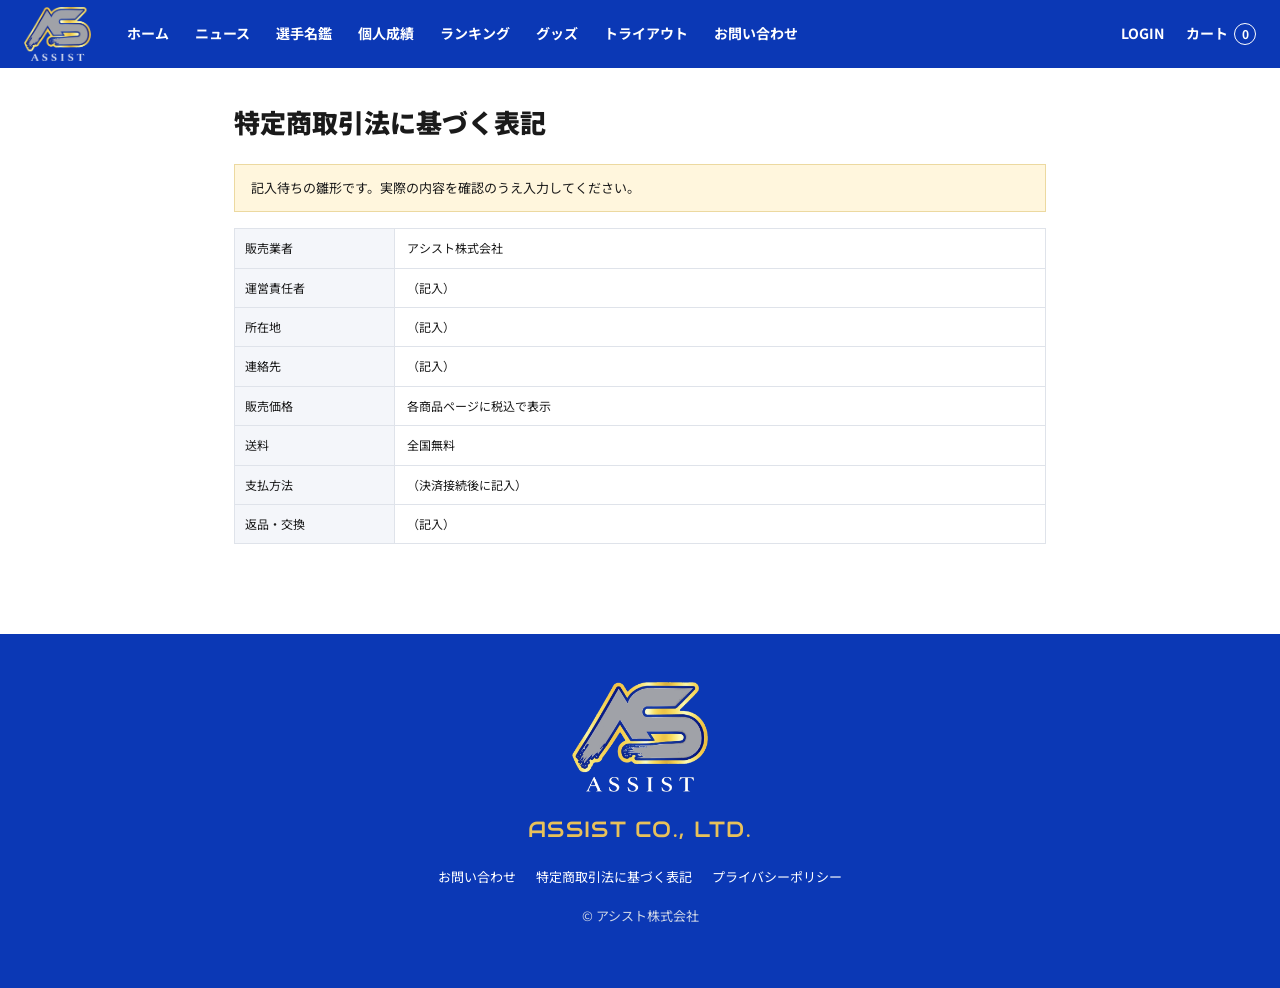
<file: tokushoho.html>
<!doctype html><html lang="ja"><head><meta charset="utf-8"><meta name="viewport" content="width=device-width,initial-scale=1"><title>アシスト株式会社</title><link rel="icon" type="image/png" href="assets/favicon.png"><link rel="apple-touch-icon" href="assets/apple-touch-icon.png"><meta property="og:title" content="アシスト株式会社"><meta property="og:image" content="assets/ogp.jpg"><meta property="og:type" content="website">
<link rel="preconnect" href="https://fonts.googleapis.com"><link href="https://fonts.googleapis.com/css2?family=Audiowide&family=Noto+Sans+JP:wght@400;500;700;900&display=swap" rel="stylesheet">
<meta name="robots" content="noindex"><link rel="stylesheet" href="style.css?v=1791884752"></head><body data-page="tokushoho"><div id="app"></div><script>window.__DATA={"members": [{"id": 1, "name": "渡部 翔", "en": "SHO WATANABE", "pos": "捕手", "no": 1, "pit": false, "ht": 178, "wt": 64, "bt": "左投左打", "from": "神奈川県", "g": 25, "pa": 103, "ab": 97, "h": 31, "d2": 3, "hr": 2, "rbi": 14, "r": 17, "e": 1, "so": 18, "bb": 6, "sb": 0, "pg": 0, "outs": 0, "er": 0, "pso": 0, "pbb": 0, "ph": 0, "w": 0, "l": 0, "avg": 0.32, "obp": 0.359, "slg": 0.412, "ops": 0.771, "ip": "0", "era": null}, {"id": 2, "name": "鈴木 航", "en": "WATARU SUZUKI", "pos": "一塁手", "no": 2, "pit": false, "ht": 186, "wt": 71, "bt": "右投右打", "from": "栃木県", "g": 24, "pa": 98, "ab": 95, "h": 37, "d2": 9, "hr": 1, "rbi": 21, "r": 17, "e": 2, "so": 10, "bb": 3, "sb": 1, "pg": 0, "outs": 0, "er": 0, "pso": 0, "pbb": 0, "ph": 0, "w": 0, "l": 0, "avg": 0.389, "obp": 0.408, "slg": 0.516, "ops": 0.924, "ip": "0", "era": null}, {"id": 3, "name": "田中 拓海", "en": "TAKUMI TANAKA", "pos": "二塁手", "no": 3, "pit": false, "ht": 181, "wt": 64, "bt": "右投右打", "from": "群馬県", "g": 27, "pa": 106, "ab": 104, "h": 44, "d2": 9, "hr": 6, "rbi": 14, "r": 8, "e": 2, "so": 10, "bb": 2, "sb": 4, "pg": 0, "outs": 0, "er": 0, "pso": 0, "pbb": 0, "ph": 0, "w": 0, "l": 0, "avg": 0.423, "obp": 0.434, "slg": 0.683, "ops": 1.117, "ip": "0", "era": null}, {"id": 4, "name": "佐藤 颯太", "en": "SOTA SATO", "pos": "三塁手", "no": 4, "pit": false, "ht": 181, "wt": 78, "bt": "右投右打", "from": "千葉県", "g": 25, "pa": 103, "ab": 101, "h": 38, "d2": 8, "hr": 3, "rbi": 15, "r": 13, "e": 0, "so": 12, "bb": 2, "sb": 3, "pg": 0, "outs": 0, "er": 0, "pso": 0, "pbb": 0, "ph": 0, "w": 0, "l": 0, "avg": 0.376, "obp": 0.388, "slg": 0.545, "ops": 0.933, "ip": "0", "era": null}, {"id": 5, "name": "井上 朝陽", "en": "ASAHI INOUE", "pos": "遊撃手", "no": 5, "pit": false, "ht": 181, "wt": 80, "bt": "右投右打", "from": "群馬県", "g": 26, "pa": 103, "ab": 99, "h": 34, "d2": 9, "hr": 0, "rbi": 14, "r": 14, "e": 1, "so": 7, "bb": 4, "sb": 0, "pg": 0, "outs": 0, "er": 0, "pso": 0, "pbb": 0, "ph": 0, "w": 0, "l": 0, "avg": 0.343, "obp": 0.369, "slg": 0.434, "ops": 0.803, "ip": "0", "era": null}, {"id": 6, "name": "伊藤 凌", "en": "RYO ITO", "pos": "左翼手", "no": 6, "pit": false, "ht": 175, "wt": 86, "bt": "右投左打", "from": "栃木県", "g": 24, "pa": 101, "ab": 97, "h": 17, "d2": 6, "hr": 1, "rbi": 10, "r": 16, "e": 0, "so": 14, "bb": 4, "sb": 1, "pg": 0, "outs": 0, "er": 0, "pso": 0, "pbb": 0, "ph": 0, "w": 0, "l": 0, "avg": 0.175, "obp": 0.208, "slg": 0.268, "ops": 0.476, "ip": "0", "era": null}, {"id": 7, "name": "山口 大輝", "en": "DAIKI YAMAGUCHI", "pos": "中堅手", "no": 7, "pit": false, "ht": 171, "wt": 84, "bt": "右投右打", "from": "千葉県", "g": 23, "pa": 91, "ab": 88, "h": 25, "d2": 3, "hr": 3, "rbi": 14, "r": 11, "e": 0, "so": 8, "bb": 3, "sb": 3, "pg": 0, "outs": 0, "er": 0, "pso": 0, "pbb": 0, "ph": 0, "w": 0, "l": 0, "avg": 0.284, "obp": 0.308, "slg": 0.42, "ops": 0.728, "ip": "0", "era": null}, {"id": 8, "name": "中村 陽斗", "en": "HARUTO NAKAMURA", "pos": "右翼手", "no": 8, "pit": false, "ht": 171, "wt": 82, "bt": "右投右打", "from": "茨城県", "g": 25, "pa": 105, "ab": 99, "h": 32, "d2": 6, "hr": 4, "rbi": 29, "r": 16, "e": 0, "so": 11, "bb": 6, "sb": 2, "pg": 0, "outs": 0, "er": 0, "pso": 0, "pbb": 0, "ph": 0, "w": 0, "l": 0, "avg": 0.323, "obp": 0.362, "slg": 0.505, "ops": 0.867, "ip": "0", "era": null}, {"id": 9, "name": "斎藤 奏太", "en": "SOTA SAITO", "pos": "指名打者", "no": 9, "pit": false, "ht": 185, "wt": 70, "bt": "右投右打", "from": "茨城県", "g": 25, "pa": 104, "ab": 100, "h": 43, "d2": 7, "hr": 1, "rbi": 10, "r": 18, "e": 0, "so": 11, "bb": 4, "sb": 1, "pg": 0, "outs": 0, "er": 0, "pso": 0, "pbb": 0, "ph": 0, "w": 0, "l": 0, "avg": 0.43, "obp": 0.452, "slg": 0.53, "ops": 0.982, "ip": "0", "era": null}, {"id": 10, "name": "山本 悠真", "en": "YUMA YAMAMOTO", "pos": "内野手", "no": 10, "pit": false, "ht": 184, "wt": 84, "bt": "右投右打", "from": "栃木県", "g": 14, "pa": 57, "ab": 56, "h": 21, "d2": 3, "hr": 3, "rbi": 7, "r": 12, "e": 2, "so": 5, "bb": 1, "sb": 1, "pg": 0, "outs": 0, "er": 0, "pso": 0, "pbb": 0, "ph": 0, "w": 0, "l": 0, "avg": 0.375, "obp": 0.386, "slg": 0.589, "ops": 0.975, "ip": "0", "era": null}, {"id": 11, "name": "小林 涼介", "en": "RYOSUKE KOBAYASHI", "pos": "外野手", "no": 11, "pit": false, "ht": 177, "wt": 70, "bt": "右投右打", "from": "埼玉県", "g": 17, "pa": 68, "ab": 65, "h": 19, "d2": 6, "hr": 4, "rbi": 13, "r": 13, "e": 2, "so": 14, "bb": 3, "sb": 1, "pg": 0, "outs": 0, "er": 0, "pso": 0, "pbb": 0, "ph": 0, "w": 0, "l": 0, "avg": 0.292, "obp": 0.324, "slg": 0.569, "ops": 0.893, "ip": "0", "era": null}, {"id": 12, "name": "松本 蒼", "en": "AO MATSUMOTO", "pos": "外野手", "no": 14, "pit": false, "ht": 182, "wt": 78, "bt": "右投右打", "from": "神奈川県", "g": 15, "pa": 69, "ab": 63, "h": 22, "d2": 9, "hr": 0, "rbi": 9, "r": 8, "e": 1, "so": 9, "bb": 6, "sb": 0, "pg": 0, "outs": 0, "er": 0, "pso": 0, "pbb": 0, "ph": 0, "w": 0, "l": 0, "avg": 0.349, "obp": 0.406, "slg": 0.492, "ops": 0.898, "ip": "0", "era": null}, {"id": 13, "name": "加藤 駿", "en": "SHUN KATO", "pos": "投手", "no": 17, "pit": true, "ht": 183, "wt": 76, "bt": "右投右打", "from": "栃木県", "g": 0, "pa": 0, "ab": 0, "h": 0, "d2": 0, "hr": 0, "rbi": 0, "r": 0, "e": 0, "so": 0, "bb": 0, "sb": 0, "pg": 7, "outs": 84, "er": 6, "pso": 21, "pbb": 7, "ph": 37, "w": 1, "l": 0, "avg": 0, "obp": 0, "slg": 0, "ops": 0, "ip": "28", "era": 1.93}, {"id": 14, "name": "林 健太", "en": "KENTA HAYASHI", "pos": "投手", "no": 18, "pit": true, "ht": 169, "wt": 71, "bt": "左投左打", "from": "千葉県", "g": 0, "pa": 0, "ab": 0, "h": 0, "d2": 0, "hr": 0, "rbi": 0, "r": 0, "e": 0, "so": 0, "bb": 0, "sb": 0, "pg": 11, "outs": 153, "er": 26, "pso": 47, "pbb": 22, "ph": 50, "w": 4, "l": 2, "avg": 0, "obp": 0, "slg": 0, "ops": 0, "ip": "51", "era": 4.59}, {"id": 15, "name": "木村 湊", "en": "MINATO KIMURA", "pos": "投手", "no": 19, "pit": true, "ht": 184, "wt": 70, "bt": "右投右打", "from": "東京都", "g": 0, "pa": 0, "ab": 0, "h": 0, "d2": 0, "hr": 0, "rbi": 0, "r": 0, "e": 0, "so": 0, "bb": 0, "sb": 0, "pg": 15, "outs": 213, "er": 28, "pso": 66, "pbb": 26, "ph": 62, "w": 5, "l": 1, "avg": 0, "obp": 0, "slg": 0, "ops": 0, "ip": "71", "era": 3.55}, {"id": 16, "name": "清水 優", "en": "YU SHIMIZU", "pos": "投手", "no": 21, "pit": true, "ht": 183, "wt": 64, "bt": "左投左打", "from": "千葉県", "g": 0, "pa": 0, "ab": 0, "h": 0, "d2": 0, "hr": 0, "rbi": 0, "r": 0, "e": 0, "so": 0, "bb": 0, "sb": 0, "pg": 11, "outs": 129, "er": 26, "pso": 35, "pbb": 16, "ph": 40, "w": 1, "l": 1, "avg": 0, "obp": 0, "slg": 0, "ops": 0, "ip": "43", "era": 5.44}, {"id": 17, "name": "吉田 隼人", "en": "HAYATO YOSHIDA", "pos": "投手", "no": 22, "pit": true, "ht": 181, "wt": 66, "bt": "右投右打", "from": "埼玉県", "g": 0, "pa": 0, "ab": 0, "h": 0, "d2": 0, "hr": 0, "rbi": 0, "r": 0, "e": 0, "so": 0, "bb": 0, "sb": 0, "pg": 11, "outs": 168, "er": 28, "pso": 49, "pbb": 20, "ph": 48, "w": 3, "l": 4, "avg": 0, "obp": 0, "slg": 0, "ops": 0, "ip": "56", "era": 4.5}, {"id": 18, "name": "高橋 蓮", "en": "REN TAKAHASHI", "pos": "投手", "no": 23, "pit": true, "ht": 185, "wt": 64, "bt": "右投左打", "from": "東京都", "g": 0, "pa": 0, "ab": 0, "h": 0, "d2": 0, "hr": 0, "rbi": 0, "r": 0, "e": 0, "so": 0, "bb": 0, "sb": 0, "pg": 5, "outs": 63, "er": 10, "pso": 18, "pbb": 6, "ph": 20, "w": 2, "l": 0, "avg": 0, "obp": 0, "slg": 0, "ops": 0, "ip": "21", "era": 4.29}], "games": [{"date": "2026-09-27", "opp": "所沢ライオンズクラブ", "us": 5, "them": 2, "lines": [{"name": "中村 陽斗", "pa": 5, "ab": 5, "h": 1, "d2": 0, "hr": 0, "bb": 0, "so": 0, "sb": 0, "e": 0, "rbi": 2, "r": 0}, {"name": "佐藤 颯太", "pa": 4, "ab": 4, "h": 2, "d2": 0, "hr": 1, "bb": 0, "so": 0, "sb": 0, "e": 0, "rbi": 1, "r": 1}, {"name": "伊藤 凌", "pa": 5, "ab": 5, "h": 0, "d2": 0, "hr": 0, "bb": 0, "so": 2, "sb": 0, "e": 0, "rbi": 0, "r": 0}, {"name": "井上 朝陽", "pa": 4, "ab": 4, "h": 2, "d2": 1, "hr": 0, "bb": 0, "so": 0, "sb": 0, "e": 0, "rbi": 0, "r": 0}, {"name": "田中 拓海", "pa": 4, "ab": 4, "h": 1, "d2": 0, "hr": 0, "bb": 0, "so": 0, "sb": 0, "e": 0, "rbi": 0, "r": 0}, {"name": "渡部 翔", "pa": 3, "ab": 3, "h": 2, "d2": 0, "hr": 0, "bb": 0, "so": 1, "sb": 0, "e": 0, "rbi": 1, "r": 0}, {"name": "鈴木 航", "pa": 3, "ab": 3, "h": 1, "d2": 0, "hr": 0, "bb": 0, "so": 1, "sb": 0, "e": 0, "rbi": 2, "r": 4}, {"name": "山口 大輝", "pa": 4, "ab": 4, "h": 1, "d2": 0, "hr": 0, "bb": 0, "so": 0, "sb": 0, "e": 0, "rbi": 0, "r": 1}, {"name": "斎藤 奏太", "pa": 4, "ab": 4, "h": 0, "d2": 0, "hr": 0, "bb": 0, "so": 0, "sb": 0, "e": 0, "rbi": 0, "r": 0}], "pitch": [{"name": "吉田 隼人", "outs": 21, "er": 2, "so": 4, "bb": 0, "h": 5, "dec": "W"}, {"name": "木村 湊", "outs": 6, "er": 0, "so": 4, "bb": 1, "h": 3, "dec": ""}], "id": 30}, {"date": "2026-09-21", "opp": "大宮グリーンリーフ", "us": 6, "them": 6, "lines": [{"name": "井上 朝陽", "pa": 3, "ab": 3, "h": 2, "d2": 1, "hr": 0, "bb": 0, "so": 0, "sb": 0, "e": 0, "rbi": 1, "r": 1}, {"name": "佐藤 颯太", "pa": 5, "ab": 5, "h": 2, "d2": 0, "hr": 0, "bb": 0, "so": 1, "sb": 0, "e": 0, "rbi": 1, "r": 3}, {"name": "山口 大輝", "pa": 5, "ab": 4, "h": 1, "d2": 0, "hr": 0, "bb": 1, "so": 0, "sb": 1, "e": 0, "rbi": 3, "r": 0}, {"name": "山本 悠真", "pa": 4, "ab": 4, "h": 2, "d2": 0, "hr": 0, "bb": 0, "so": 0, "sb": 0, "e": 0, "rbi": 0, "r": 1}, {"name": "中村 陽斗", "pa": 4, "ab": 4, "h": 1, "d2": 1, "hr": 0, "bb": 0, "so": 1, "sb": 0, "e": 0, "rbi": 1, "r": 1}, {"name": "田中 拓海", "pa": 4, "ab": 4, "h": 2, "d2": 0, "hr": 0, "bb": 0, "so": 1, "sb": 0, "e": 0, "rbi": 0, "r": 0}, {"name": "斎藤 奏太", "pa": 4, "ab": 4, "h": 0, "d2": 0, "hr": 0, "bb": 0, "so": 0, "sb": 0, "e": 0, "rbi": 0, "r": 0}, {"name": "鈴木 航", "pa": 4, "ab": 4, "h": 2, "d2": 1, "hr": 0, "bb": 0, "so": 1, "sb": 0, "e": 0, "rbi": 0, "r": 0}, {"name": "小林 涼介", "pa": 4, "ab": 4, "h": 0, "d2": 0, "hr": 0, "bb": 0, "so": 2, "sb": 0, "e": 0, "rbi": 0, "r": 0}], "pitch": [{"name": "木村 湊", "outs": 21, "er": 5, "so": 4, "bb": 0, "h": 8, "dec": ""}, {"name": "高橋 蓮", "outs": 6, "er": 1, "so": 0, "bb": 0, "h": 2, "dec": ""}], "id": 29}, {"date": "2026-09-15", "opp": "浦和ストームズ", "us": 2, "them": 2, "lines": [{"name": "伊藤 凌", "pa": 5, "ab": 4, "h": 0, "d2": 0, "hr": 0, "bb": 1, "so": 3, "sb": 0, "e": 0, "rbi": 0, "r": 0}, {"name": "松本 蒼", "pa": 4, "ab": 4, "h": 1, "d2": 0, "hr": 0, "bb": 0, "so": 0, "sb": 0, "e": 1, "rbi": 0, "r": 0}, {"name": "井上 朝陽", "pa": 3, "ab": 3, "h": 1, "d2": 1, "hr": 0, "bb": 0, "so": 0, "sb": 0, "e": 0, "rbi": 0, "r": 1}, {"name": "中村 陽斗", "pa": 4, "ab": 4, "h": 2, "d2": 0, "hr": 2, "bb": 0, "so": 1, "sb": 0, "e": 0, "rbi": 2, "r": 2}, {"name": "田中 拓海", "pa": 5, "ab": 4, "h": 2, "d2": 0, "hr": 0, "bb": 1, "so": 0, "sb": 1, "e": 1, "rbi": 1, "r": 0}, {"name": "鈴木 航", "pa": 4, "ab": 4, "h": 0, "d2": 0, "hr": 0, "bb": 0, "so": 1, "sb": 0, "e": 0, "rbi": 0, "r": 0}, {"name": "小林 涼介", "pa": 4, "ab": 4, "h": 1, "d2": 1, "hr": 0, "bb": 0, "so": 2, "sb": 1, "e": 0, "rbi": 1, "r": 1}, {"name": "斎藤 奏太", "pa": 3, "ab": 3, "h": 0, "d2": 0, "hr": 0, "bb": 0, "so": 0, "sb": 0, "e": 0, "rbi": 0, "r": 0}, {"name": "佐藤 颯太", "pa": 4, "ab": 4, "h": 2, "d2": 1, "hr": 0, "bb": 0, "so": 0, "sb": 0, "e": 0, "rbi": 0, "r": 0}], "pitch": [{"name": "加藤 駿", "outs": 15, "er": 1, "so": 8, "bb": 0, "h": 8, "dec": ""}, {"name": "木村 湊", "outs": 12, "er": 1, "so": 3, "bb": 1, "h": 3, "dec": ""}], "id": 28}, {"date": "2026-09-09", "opp": "川越レッドスターズ", "us": 5, "them": 2, "lines": [{"name": "井上 朝陽", "pa": 4, "ab": 4, "h": 0, "d2": 0, "hr": 0, "bb": 0, "so": 0, "sb": 0, "e": 0, "rbi": 0, "r": 0}, {"name": "渡部 翔", "pa": 5, "ab": 4, "h": 1, "d2": 0, "hr": 0, "bb": 1, "so": 1, "sb": 0, "e": 0, "rbi": 0, "r": 1}, {"name": "中村 陽斗", "pa": 4, "ab": 4, "h": 1, "d2": 1, "hr": 0, "bb": 0, "so": 2, "sb": 0, "e": 0, "rbi": 3, "r": 0}, {"name": "斎藤 奏太", "pa": 5, "ab": 5, "h": 5, "d2": 1, "hr": 0, "bb": 0, "so": 0, "sb": 0, "e": 0, "rbi": 2, "r": 2}, {"name": "佐藤 颯太", "pa": 4, "ab": 4, "h": 0, "d2": 0, "hr": 0, "bb": 0, "so": 0, "sb": 0, "e": 0, "rbi": 0, "r": 0}, {"name": "田中 拓海", "pa": 5, "ab": 5, "h": 0, "d2": 0, "hr": 0, "bb": 0, "so": 0, "sb": 0, "e": 0, "rbi": 0, "r": 0}, {"name": "鈴木 航", "pa": 4, "ab": 4, "h": 2, "d2": 0, "hr": 0, "bb": 0, "so": 0, "sb": 0, "e": 0, "rbi": 0, "r": 0}, {"name": "山口 大輝", "pa": 4, "ab": 4, "h": 1, "d2": 0, "hr": 0, "bb": 0, "so": 1, "sb": 0, "e": 0, "rbi": 0, "r": 0}, {"name": "小林 涼介", "pa": 3, "ab": 3, "h": 2, "d2": 2, "hr": 0, "bb": 0, "so": 0, "sb": 0, "e": 0, "rbi": 0, "r": 2}], "pitch": [{"name": "木村 湊", "outs": 15, "er": 1, "so": 5, "bb": 1, "h": 7, "dec": "W"}, {"name": "吉田 隼人", "outs": 12, "er": 1, "so": 3, "bb": 1, "h": 3, "dec": ""}], "id": 27}, {"date": "2026-09-03", "opp": "北斗ファルコンズ", "us": 5, "them": 6, "lines": [{"name": "鈴木 航", "pa": 5, "ab": 5, "h": 2, "d2": 0, "hr": 0, "bb": 0, "so": 0, "sb": 0, "e": 0, "rbi": 0, "r": 0}, {"name": "松本 蒼", "pa": 4, "ab": 3, "h": 0, "d2": 0, "hr": 0, "bb": 1, "so": 0, "sb": 0, "e": 0, "rbi": 0, "r": 0}, {"name": "中村 陽斗", "pa": 4, "ab": 4, "h": 1, "d2": 1, "hr": 0, "bb": 0, "so": 0, "sb": 0, "e": 0, "rbi": 1, "r": 0}, {"name": "田中 拓海", "pa": 4, "ab": 4, "h": 2, "d2": 1, "hr": 1, "bb": 0, "so": 0, "sb": 1, "e": 0, "rbi": 1, "r": 1}, {"name": "井上 朝陽", "pa": 5, "ab": 5, "h": 2, "d2": 1, "hr": 0, "bb": 0, "so": 0, "sb": 0, "e": 0, "rbi": 0, "r": 0}, {"name": "小林 涼介", "pa": 4, "ab": 4, "h": 0, "d2": 0, "hr": 0, "bb": 0, "so": 2, "sb": 0, "e": 0, "rbi": 0, "r": 0}, {"name": "斎藤 奏太", "pa": 4, "ab": 4, "h": 3, "d2": 0, "hr": 1, "bb": 0, "so": 0, "sb": 0, "e": 0, "rbi": 1, "r": 1}, {"name": "佐藤 颯太", "pa": 4, "ab": 4, "h": 3, "d2": 1, "hr": 1, "bb": 0, "so": 1, "sb": 1, "e": 0, "rbi": 1, "r": 1}, {"name": "伊藤 凌", "pa": 4, "ab": 4, "h": 1, "d2": 0, "hr": 0, "bb": 0, "so": 2, "sb": 0, "e": 0, "rbi": 2, "r": 2}], "pitch": [{"name": "吉田 隼人", "outs": 15, "er": 3, "so": 8, "bb": 1, "h": 5, "dec": "L"}, {"name": "清水 優", "outs": 12, "er": 3, "so": 0, "bb": 0, "h": 1, "dec": ""}], "id": 26}, {"date": "2026-08-28", "opp": "青葉ブルーサンズ", "us": 3, "them": 2, "lines": [{"name": "斎藤 奏太", "pa": 4, "ab": 4, "h": 2, "d2": 0, "hr": 0, "bb": 0, "so": 1, "sb": 0, "e": 0, "rbi": 0, "r": 0}, {"name": "伊藤 凌", "pa": 4, "ab": 4, "h": 0, "d2": 0, "hr": 0, "bb": 0, "so": 0, "sb": 0, "e": 0, "rbi": 0, "r": 0}, {"name": "井上 朝陽", "pa": 4, "ab": 4, "h": 0, "d2": 0, "hr": 0, "bb": 0, "so": 0, "sb": 0, "e": 0, "rbi": 0, "r": 0}, {"name": "中村 陽斗", "pa": 4, "ab": 3, "h": 1, "d2": 1, "hr": 0, "bb": 1, "so": 1, "sb": 0, "e": 0, "rbi": 1, "r": 0}, {"name": "山口 大輝", "pa": 3, "ab": 3, "h": 0, "d2": 0, "hr": 0, "bb": 0, "so": 0, "sb": 0, "e": 0, "rbi": 0, "r": 0}, {"name": "小林 涼介", "pa": 4, "ab": 4, "h": 2, "d2": 1, "hr": 0, "bb": 0, "so": 1, "sb": 0, "e": 0, "rbi": 0, "r": 2}, {"name": "佐藤 颯太", "pa": 4, "ab": 4, "h": 1, "d2": 0, "hr": 0, "bb": 0, "so": 3, "sb": 0, "e": 0, "rbi": 1, "r": 1}, {"name": "松本 蒼", "pa": 5, "ab": 5, "h": 0, "d2": 0, "hr": 0, "bb": 0, "so": 2, "sb": 0, "e": 0, "rbi": 0, "r": 0}, {"name": "山本 悠真", "pa": 5, "ab": 5, "h": 2, "d2": 0, "hr": 0, "bb": 0, "so": 0, "sb": 0, "e": 0, "rbi": 1, "r": 0}], "pitch": [{"name": "木村 湊", "outs": 15, "er": 1, "so": 4, "bb": 4, "h": 3, "dec": "W"}, {"name": "吉田 隼人", "outs": 12, "er": 1, "so": 4, "bb": 0, "h": 3, "dec": ""}], "id": 25}, {"date": "2026-08-22", "opp": "草加ホークス", "us": 6, "them": 2, "lines": [{"name": "中村 陽斗", "pa": 4, "ab": 4, "h": 1, "d2": 0, "hr": 0, "bb": 0, "so": 0, "sb": 0, "e": 0, "rbi": 2, "r": 0}, {"name": "小林 涼介", "pa": 4, "ab": 4, "h": 0, "d2": 0, "hr": 0, "bb": 0, "so": 1, "sb": 0, "e": 0, "rbi": 0, "r": 0}, {"name": "佐藤 颯太", "pa": 4, "ab": 4, "h": 1, "d2": 0, "hr": 0, "bb": 0, "so": 1, "sb": 0, "e": 0, "rbi": 0, "r": 0}, {"name": "渡部 翔", "pa": 4, "ab": 4, "h": 2, "d2": 1, "hr": 0, "bb": 0, "so": 1, "sb": 0, "e": 0, "rbi": 0, "r": 1}, {"name": "井上 朝陽", "pa": 4, "ab": 4, "h": 1, "d2": 0, "hr": 0, "bb": 0, "so": 1, "sb": 0, "e": 0, "rbi": 0, "r": 2}, {"name": "山本 悠真", "pa": 4, "ab": 4, "h": 0, "d2": 0, "hr": 0, "bb": 0, "so": 2, "sb": 0, "e": 0, "rbi": 0, "r": 0}, {"name": "伊藤 凌", "pa": 5, "ab": 5, "h": 1, "d2": 0, "hr": 0, "bb": 0, "so": 2, "sb": 0, "e": 0, "rbi": 0, "r": 1}, {"name": "田中 拓海", "pa": 3, "ab": 3, "h": 2, "d2": 1, "hr": 1, "bb": 0, "so": 0, "sb": 1, "e": 0, "rbi": 1, "r": 1}, {"name": "鈴木 航", "pa": 4, "ab": 4, "h": 2, "d2": 0, "hr": 0, "bb": 0, "so": 0, "sb": 0, "e": 0, "rbi": 3, "r": 1}], "pitch": [{"name": "林 健太", "outs": 18, "er": 1, "so": 10, "bb": 3, "h": 8, "dec": "W"}, {"name": "木村 湊", "outs": 9, "er": 1, "so": 4, "bb": 1, "h": 0, "dec": ""}], "id": 24}, {"date": "2026-08-16", "opp": "上尾ベアーズ", "us": 0, "them": 8, "lines": [{"name": "山口 大輝", "pa": 4, "ab": 4, "h": 0, "d2": 0, "hr": 0, "bb": 0, "so": 0, "sb": 0, "e": 0, "rbi": 0, "r": 0}, {"name": "中村 陽斗", "pa": 4, "ab": 4, "h": 3, "d2": 0, "hr": 0, "bb": 0, "so": 0, "sb": 0, "e": 0, "rbi": 0, "r": 0}, {"name": "渡部 翔", "pa": 4, "ab": 4, "h": 1, "d2": 0, "hr": 0, "bb": 0, "so": 0, "sb": 0, "e": 0, "rbi": 0, "r": 0}, {"name": "佐藤 颯太", "pa": 5, "ab": 4, "h": 1, "d2": 0, "hr": 0, "bb": 1, "so": 1, "sb": 0, "e": 0, "rbi": 0, "r": 0}, {"name": "松本 蒼", "pa": 6, "ab": 5, "h": 3, "d2": 2, "hr": 0, "bb": 1, "so": 1, "sb": 0, "e": 0, "rbi": 0, "r": 0}, {"name": "田中 拓海", "pa": 4, "ab": 4, "h": 3, "d2": 0, "hr": 0, "bb": 0, "so": 0, "sb": 0, "e": 1, "rbi": 0, "r": 0}, {"name": "鈴木 航", "pa": 4, "ab": 4, "h": 1, "d2": 0, "hr": 0, "bb": 0, "so": 1, "sb": 0, "e": 0, "rbi": 0, "r": 0}, {"name": "斎藤 奏太", "pa": 5, "ab": 4, "h": 3, "d2": 2, "hr": 0, "bb": 1, "so": 1, "sb": 0, "e": 0, "rbi": 0, "r": 0}, {"name": "山本 悠真", "pa": 4, "ab": 4, "h": 1, "d2": 0, "hr": 0, "bb": 0, "so": 1, "sb": 0, "e": 0, "rbi": 0, "r": 0}], "pitch": [{"name": "吉田 隼人", "outs": 15, "er": 4, "so": 5, "bb": 1, "h": 7, "dec": "L"}, {"name": "木村 湊", "outs": 12, "er": 4, "so": 1, "bb": 0, "h": 1, "dec": ""}], "id": 23}, {"date": "2026-08-10", "opp": "所沢ライオンズクラブ", "us": 9, "them": 8, "lines": [{"name": "鈴木 航", "pa": 4, "ab": 4, "h": 2, "d2": 1, "hr": 0, "bb": 0, "so": 1, "sb": 1, "e": 1, "rbi": 2, "r": 1}, {"name": "山本 悠真", "pa": 4, "ab": 4, "h": 1, "d2": 0, "hr": 0, "bb": 0, "so": 0, "sb": 0, "e": 0, "rbi": 1, "r": 1}, {"name": "中村 陽斗", "pa": 5, "ab": 4, "h": 0, "d2": 0, "hr": 0, "bb": 1, "so": 2, "sb": 0, "e": 0, "rbi": 0, "r": 1}, {"name": "松本 蒼", "pa": 5, "ab": 4, "h": 2, "d2": 2, "hr": 0, "bb": 1, "so": 2, "sb": 0, "e": 0, "rbi": 2, "r": 2}, {"name": "斎藤 奏太", "pa": 5, "ab": 5, "h": 4, "d2": 0, "hr": 0, "bb": 0, "so": 0, "sb": 0, "e": 0, "rbi": 2, "r": 1}, {"name": "渡部 翔", "pa": 4, "ab": 4, "h": 2, "d2": 0, "hr": 0, "bb": 0, "so": 0, "sb": 0, "e": 0, "rbi": 1, "r": 0}, {"name": "山口 大輝", "pa": 3, "ab": 3, "h": 2, "d2": 0, "hr": 0, "bb": 0, "so": 0, "sb": 0, "e": 0, "rbi": 0, "r": 1}, {"name": "田中 拓海", "pa": 5, "ab": 4, "h": 3, "d2": 0, "hr": 0, "bb": 1, "so": 0, "sb": 0, "e": 0, "rbi": 0, "r": 2}, {"name": "小林 涼介", "pa": 5, "ab": 5, "h": 2, "d2": 0, "hr": 0, "bb": 0, "so": 1, "sb": 0, "e": 0, "rbi": 1, "r": 0}], "pitch": [{"name": "清水 優", "outs": 18, "er": 5, "so": 5, "bb": 4, "h": 9, "dec": "W"}, {"name": "林 健太", "outs": 9, "er": 3, "so": 4, "bb": 2, "h": 4, "dec": ""}], "id": 22}, {"date": "2026-08-04", "opp": "大宮グリーンリーフ", "us": 3, "them": 3, "lines": [{"name": "渡部 翔", "pa": 5, "ab": 5, "h": 1, "d2": 0, "hr": 0, "bb": 0, "so": 1, "sb": 0, "e": 0, "rbi": 0, "r": 0}, {"name": "鈴木 航", "pa": 3, "ab": 3, "h": 2, "d2": 1, "hr": 0, "bb": 0, "so": 1, "sb": 0, "e": 0, "rbi": 1, "r": 0}, {"name": "田中 拓海", "pa": 3, "ab": 3, "h": 1, "d2": 0, "hr": 0, "bb": 0, "so": 0, "sb": 0, "e": 0, "rbi": 0, "r": 0}, {"name": "佐藤 颯太", "pa": 4, "ab": 4, "h": 3, "d2": 1, "hr": 0, "bb": 0, "so": 1, "sb": 0, "e": 0, "rbi": 1, "r": 0}, {"name": "井上 朝陽", "pa": 3, "ab": 3, "h": 2, "d2": 1, "hr": 0, "bb": 0, "so": 0, "sb": 0, "e": 0, "rbi": 0, "r": 1}, {"name": "伊藤 凌", "pa": 4, "ab": 4, "h": 1, "d2": 0, "hr": 0, "bb": 0, "so": 0, "sb": 0, "e": 0, "rbi": 0, "r": 1}, {"name": "山口 大輝", "pa": 5, "ab": 5, "h": 1, "d2": 0, "hr": 0, "bb": 0, "so": 0, "sb": 0, "e": 0, "rbi": 1, "r": 0}, {"name": "中村 陽斗", "pa": 5, "ab": 5, "h": 0, "d2": 0, "hr": 0, "bb": 0, "so": 0, "sb": 0, "e": 0, "rbi": 0, "r": 0}, {"name": "斎藤 奏太", "pa": 4, "ab": 4, "h": 1, "d2": 0, "hr": 0, "bb": 0, "so": 0, "sb": 0, "e": 0, "rbi": 0, "r": 1}], "pitch": [{"name": "木村 湊", "outs": 18, "er": 2, "so": 9, "bb": 4, "h": 3, "dec": ""}, {"name": "吉田 隼人", "outs": 9, "er": 1, "so": 4, "bb": 2, "h": 0, "dec": ""}], "id": 21}, {"date": "2026-07-25", "opp": "浦和ストームズ", "us": 11, "them": 5, "lines": [{"name": "渡部 翔", "pa": 3, "ab": 3, "h": 1, "d2": 0, "hr": 0, "bb": 0, "so": 2, "sb": 0, "e": 0, "rbi": 3, "r": 1}, {"name": "鈴木 航", "pa": 5, "ab": 4, "h": 2, "d2": 1, "hr": 0, "bb": 1, "so": 0, "sb": 0, "e": 0, "rbi": 2, "r": 3}, {"name": "田中 拓海", "pa": 5, "ab": 5, "h": 4, "d2": 2, "hr": 1, "bb": 0, "so": 0, "sb": 0, "e": 0, "rbi": 1, "r": 1}, {"name": "佐藤 颯太", "pa": 4, "ab": 4, "h": 0, "d2": 0, "hr": 0, "bb": 0, "so": 0, "sb": 0, "e": 0, "rbi": 0, "r": 0}, {"name": "井上 朝陽", "pa": 4, "ab": 4, "h": 2, "d2": 0, "hr": 0, "bb": 0, "so": 0, "sb": 0, "e": 1, "rbi": 4, "r": 0}, {"name": "伊藤 凌", "pa": 4, "ab": 3, "h": 0, "d2": 0, "hr": 0, "bb": 1, "so": 0, "sb": 0, "e": 0, "rbi": 0, "r": 0}, {"name": "山口 大輝", "pa": 4, "ab": 4, "h": 2, "d2": 1, "hr": 1, "bb": 0, "so": 0, "sb": 0, "e": 0, "rbi": 1, "r": 3}, {"name": "中村 陽斗", "pa": 4, "ab": 3, "h": 1, "d2": 1, "hr": 0, "bb": 1, "so": 0, "sb": 1, "e": 0, "rbi": 1, "r": 0}, {"name": "斎藤 奏太", "pa": 4, "ab": 4, "h": 1, "d2": 0, "hr": 0, "bb": 0, "so": 1, "sb": 0, "e": 0, "rbi": 0, "r": 3}], "pitch": [{"name": "林 健太", "outs": 21, "er": 5, "so": 9, "bb": 2, "h": 4, "dec": "W"}, {"name": "高橋 蓮", "outs": 6, "er": 0, "so": 4, "bb": 1, "h": 2, "dec": ""}], "id": 20}, {"date": "2026-07-19", "opp": "川越レッドスターズ", "us": 5, "them": 0, "lines": [{"name": "渡部 翔", "pa": 4, "ab": 4, "h": 0, "d2": 0, "hr": 0, "bb": 0, "so": 1, "sb": 0, "e": 0, "rbi": 0, "r": 0}, {"name": "鈴木 航", "pa": 4, "ab": 4, "h": 4, "d2": 2, "hr": 0, "bb": 0, "so": 0, "sb": 0, "e": 0, "rbi": 0, "r": 1}, {"name": "田中 拓海", "pa": 4, "ab": 4, "h": 0, "d2": 0, "hr": 0, "bb": 0, "so": 1, "sb": 0, "e": 0, "rbi": 0, "r": 0}, {"name": "佐藤 颯太", "pa": 4, "ab": 4, "h": 3, "d2": 1, "hr": 0, "bb": 0, "so": 0, "sb": 0, "e": 0, "rbi": 2, "r": 1}, {"name": "井上 朝陽", "pa": 4, "ab": 4, "h": 1, "d2": 0, "hr": 0, "bb": 0, "so": 0, "sb": 0, "e": 0, "rbi": 2, "r": 0}, {"name": "伊藤 凌", "pa": 4, "ab": 4, "h": 1, "d2": 0, "hr": 0, "bb": 0, "so": 0, "sb": 0, "e": 0, "rbi": 0, "r": 2}, {"name": "山口 大輝", "pa": 5, "ab": 5, "h": 0, "d2": 0, "hr": 0, "bb": 0, "so": 1, "sb": 0, "e": 0, "rbi": 0, "r": 0}, {"name": "中村 陽斗", "pa": 4, "ab": 4, "h": 2, "d2": 0, "hr": 0, "bb": 0, "so": 1, "sb": 0, "e": 0, "rbi": 0, "r": 0}, {"name": "斎藤 奏太", "pa": 4, "ab": 4, "h": 3, "d2": 1, "hr": 0, "bb": 0, "so": 1, "sb": 0, "e": 0, "rbi": 1, "r": 1}], "pitch": [{"name": "加藤 駿", "outs": 15, "er": 0, "so": 3, "bb": 4, "h": 9, "dec": "W"}, {"name": "高橋 蓮", "outs": 12, "er": 0, "so": 3, "bb": 1, "h": 1, "dec": ""}], "id": 19}, {"date": "2026-07-13", "opp": "北斗ファルコンズ", "us": 5, "them": 3, "lines": [{"name": "斎藤 奏太", "pa": 5, "ab": 4, "h": 1, "d2": 0, "hr": 0, "bb": 1, "so": 1, "sb": 0, "e": 0, "rbi": 0, "r": 1}, {"name": "中村 陽斗", "pa": 4, "ab": 4, "h": 1, "d2": 0, "hr": 0, "bb": 0, "so": 0, "sb": 0, "e": 0, "rbi": 2, "r": 0}, {"name": "井上 朝陽", "pa": 4, "ab": 4, "h": 3, "d2": 1, "hr": 0, "bb": 0, "so": 0, "sb": 0, "e": 0, "rbi": 1, "r": 1}, {"name": "伊藤 凌", "pa": 4, "ab": 4, "h": 0, "d2": 0, "hr": 0, "bb": 0, "so": 1, "sb": 0, "e": 0, "rbi": 0, "r": 0}, {"name": "山本 悠真", "pa": 4, "ab": 3, "h": 2, "d2": 0, "hr": 0, "bb": 1, "so": 0, "sb": 0, "e": 0, "rbi": 0, "r": 1}, {"name": "小林 涼介", "pa": 4, "ab": 4, "h": 0, "d2": 0, "hr": 0, "bb": 0, "so": 0, "sb": 0, "e": 0, "rbi": 0, "r": 0}, {"name": "松本 蒼", "pa": 4, "ab": 4, "h": 3, "d2": 1, "hr": 0, "bb": 0, "so": 1, "sb": 0, "e": 0, "rbi": 1, "r": 0}, {"name": "鈴木 航", "pa": 3, "ab": 3, "h": 1, "d2": 0, "hr": 1, "bb": 0, "so": 0, "sb": 0, "e": 0, "rbi": 1, "r": 2}, {"name": "田中 拓海", "pa": 4, "ab": 4, "h": 0, "d2": 0, "hr": 0, "bb": 0, "so": 1, "sb": 0, "e": 0, "rbi": 0, "r": 0}], "pitch": [{"name": "吉田 隼人", "outs": 15, "er": 2, "so": 9, "bb": 1, "h": 3, "dec": "W"}, {"name": "加藤 駿", "outs": 12, "er": 1, "so": 1, "bb": 0, "h": 2, "dec": ""}], "id": 18}, {"date": "2026-07-07", "opp": "青葉ブルーサンズ", "us": 5, "them": 5, "lines": [{"name": "小林 涼介", "pa": 3, "ab": 3, "h": 1, "d2": 1, "hr": 0, "bb": 0, "so": 0, "sb": 0, "e": 1, "rbi": 0, "r": 1}, {"name": "佐藤 颯太", "pa": 4, "ab": 4, "h": 1, "d2": 0, "hr": 1, "bb": 0, "so": 0, "sb": 0, "e": 0, "rbi": 1, "r": 1}, {"name": "山口 大輝", "pa": 3, "ab": 3, "h": 1, "d2": 0, "hr": 0, "bb": 0, "so": 1, "sb": 0, "e": 0, "rbi": 0, "r": 0}, {"name": "山本 悠真", "pa": 4, "ab": 4, "h": 1, "d2": 0, "hr": 1, "bb": 0, "so": 1, "sb": 0, "e": 0, "rbi": 1, "r": 0}, {"name": "松本 蒼", "pa": 4, "ab": 4, "h": 0, "d2": 0, "hr": 0, "bb": 0, "so": 0, "sb": 0, "e": 0, "rbi": 0, "r": 0}, {"name": "渡部 翔", "pa": 4, "ab": 4, "h": 2, "d2": 0, "hr": 0, "bb": 0, "so": 0, "sb": 0, "e": 0, "rbi": 1, "r": 0}, {"name": "田中 拓海", "pa": 4, "ab": 4, "h": 1, "d2": 1, "hr": 0, "bb": 0, "so": 0, "sb": 0, "e": 0, "rbi": 1, "r": 0}, {"name": "伊藤 凌", "pa": 6, "ab": 5, "h": 1, "d2": 0, "hr": 0, "bb": 1, "so": 0, "sb": 0, "e": 0, "rbi": 1, "r": 0}, {"name": "中村 陽斗", "pa": 5, "ab": 4, "h": 2, "d2": 0, "hr": 0, "bb": 1, "so": 0, "sb": 1, "e": 0, "rbi": 0, "r": 3}], "pitch": [{"name": "清水 優", "outs": 18, "er": 3, "so": 5, "bb": 2, "h": 7, "dec": ""}, {"name": "林 健太", "outs": 9, "er": 2, "so": 1, "bb": 0, "h": 3, "dec": ""}], "id": 17}, {"date": "2026-07-01", "opp": "草加ホークス", "us": 10, "them": 6, "lines": [{"name": "松本 蒼", "pa": 3, "ab": 3, "h": 1, "d2": 0, "hr": 0, "bb": 0, "so": 1, "sb": 0, "e": 0, "rbi": 1, "r": 0}, {"name": "伊藤 凌", "pa": 4, "ab": 4, "h": 0, "d2": 0, "hr": 0, "bb": 0, "so": 0, "sb": 0, "e": 0, "rbi": 0, "r": 0}, {"name": "山本 悠真", "pa": 4, "ab": 4, "h": 2, "d2": 0, "hr": 0, "bb": 0, "so": 0, "sb": 0, "e": 1, "rbi": 1, "r": 4}, {"name": "佐藤 颯太", "pa": 3, "ab": 3, "h": 0, "d2": 0, "hr": 0, "bb": 0, "so": 0, "sb": 0, "e": 0, "rbi": 0, "r": 0}, {"name": "田中 拓海", "pa": 4, "ab": 4, "h": 3, "d2": 1, "hr": 1, "bb": 0, "so": 1, "sb": 0, "e": 0, "rbi": 3, "r": 1}, {"name": "井上 朝陽", "pa": 5, "ab": 4, "h": 1, "d2": 0, "hr": 0, "bb": 1, "so": 1, "sb": 0, "e": 0, "rbi": 2, "r": 3}, {"name": "山口 大輝", "pa": 3, "ab": 3, "h": 0, "d2": 0, "hr": 0, "bb": 0, "so": 0, "sb": 0, "e": 0, "rbi": 0, "r": 0}, {"name": "渡部 翔", "pa": 4, "ab": 4, "h": 2, "d2": 0, "hr": 1, "bb": 0, "so": 1, "sb": 0, "e": 0, "rbi": 2, "r": 0}, {"name": "斎藤 奏太", "pa": 4, "ab": 4, "h": 1, "d2": 0, "hr": 0, "bb": 0, "so": 1, "sb": 0, "e": 0, "rbi": 1, "r": 2}], "pitch": [{"name": "高橋 蓮", "outs": 18, "er": 4, "so": 8, "bb": 2, "h": 6, "dec": "W"}, {"name": "清水 優", "outs": 9, "er": 2, "so": 3, "bb": 2, "h": 1, "dec": ""}], "id": 16}, {"date": "2026-06-25", "opp": "上尾ベアーズ", "us": 9, "them": 3, "lines": [{"name": "伊藤 凌", "pa": 5, "ab": 5, "h": 2, "d2": 1, "hr": 0, "bb": 0, "so": 1, "sb": 0, "e": 0, "rbi": 0, "r": 3}, {"name": "中村 陽斗", "pa": 5, "ab": 5, "h": 0, "d2": 0, "hr": 0, "bb": 0, "so": 2, "sb": 0, "e": 0, "rbi": 0, "r": 0}, {"name": "山本 悠真", "pa": 5, "ab": 5, "h": 3, "d2": 1, "hr": 1, "bb": 0, "so": 0, "sb": 0, "e": 0, "rbi": 1, "r": 1}, {"name": "鈴木 航", "pa": 4, "ab": 4, "h": 1, "d2": 0, "hr": 0, "bb": 0, "so": 1, "sb": 0, "e": 0, "rbi": 2, "r": 1}, {"name": "渡部 翔", "pa": 4, "ab": 4, "h": 1, "d2": 0, "hr": 0, "bb": 0, "so": 0, "sb": 0, "e": 0, "rbi": 2, "r": 2}, {"name": "小林 涼介", "pa": 5, "ab": 4, "h": 1, "d2": 0, "hr": 1, "bb": 1, "so": 0, "sb": 0, "e": 0, "rbi": 1, "r": 1}, {"name": "佐藤 颯太", "pa": 5, "ab": 5, "h": 2, "d2": 1, "hr": 0, "bb": 0, "so": 1, "sb": 0, "e": 0, "rbi": 3, "r": 1}, {"name": "井上 朝陽", "pa": 3, "ab": 3, "h": 1, "d2": 0, "hr": 0, "bb": 0, "so": 0, "sb": 0, "e": 0, "rbi": 1, "r": 0}, {"name": "斎藤 奏太", "pa": 4, "ab": 4, "h": 2, "d2": 0, "hr": 0, "bb": 0, "so": 0, "sb": 0, "e": 0, "rbi": 1, "r": 0}], "pitch": [{"name": "木村 湊", "outs": 18, "er": 2, "so": 7, "bb": 3, "h": 5, "dec": "W"}, {"name": "吉田 隼人", "outs": 9, "er": 1, "so": 2, "bb": 2, "h": 2, "dec": ""}], "id": 15}, {"date": "2026-06-19", "opp": "所沢ライオンズクラブ", "us": 4, "them": 7, "lines": [{"name": "佐藤 颯太", "pa": 4, "ab": 4, "h": 2, "d2": 0, "hr": 0, "bb": 0, "so": 0, "sb": 1, "e": 0, "rbi": 1, "r": 0}, {"name": "伊藤 凌", "pa": 4, "ab": 4, "h": 1, "d2": 1, "hr": 0, "bb": 0, "so": 1, "sb": 0, "e": 0, "rbi": 1, "r": 1}, {"name": "中村 陽斗", "pa": 3, "ab": 3, "h": 2, "d2": 0, "hr": 0, "bb": 0, "so": 0, "sb": 0, "e": 0, "rbi": 1, "r": 1}, {"name": "小林 涼介", "pa": 5, "ab": 5, "h": 1, "d2": 0, "hr": 1, "bb": 0, "so": 0, "sb": 0, "e": 0, "rbi": 1, "r": 1}, {"name": "渡部 翔", "pa": 4, "ab": 4, "h": 1, "d2": 1, "hr": 0, "bb": 0, "so": 0, "sb": 0, "e": 0, "rbi": 0, "r": 0}, {"name": "松本 蒼", "pa": 6, "ab": 5, "h": 1, "d2": 1, "hr": 0, "bb": 1, "so": 0, "sb": 0, "e": 0, "rbi": 1, "r": 0}, {"name": "井上 朝陽", "pa": 3, "ab": 3, "h": 0, "d2": 0, "hr": 0, "bb": 0, "so": 0, "sb": 0, "e": 0, "rbi": 0, "r": 0}, {"name": "田中 拓海", "pa": 4, "ab": 4, "h": 1, "d2": 0, "hr": 0, "bb": 0, "so": 0, "sb": 0, "e": 0, "rbi": 0, "r": 0}, {"name": "鈴木 航", "pa": 5, "ab": 4, "h": 2, "d2": 0, "hr": 0, "bb": 1, "so": 0, "sb": 0, "e": 0, "rbi": 0, "r": 1}], "pitch": [{"name": "清水 優", "outs": 15, "er": 4, "so": 3, "bb": 3, "h": 9, "dec": "L"}, {"name": "木村 湊", "outs": 12, "er": 3, "so": 3, "bb": 1, "h": 4, "dec": ""}], "id": 14}, {"date": "2026-06-13", "opp": "大宮グリーンリーフ", "us": 4, "them": 6, "lines": [{"name": "渡部 翔", "pa": 4, "ab": 4, "h": 3, "d2": 0, "hr": 0, "bb": 0, "so": 1, "sb": 0, "e": 0, "rbi": 0, "r": 0}, {"name": "鈴木 航", "pa": 4, "ab": 4, "h": 0, "d2": 0, "hr": 0, "bb": 0, "so": 0, "sb": 0, "e": 1, "rbi": 0, "r": 0}, {"name": "田中 拓海", "pa": 4, "ab": 4, "h": 0, "d2": 0, "hr": 0, "bb": 0, "so": 2, "sb": 0, "e": 0, "rbi": 0, "r": 0}, {"name": "佐藤 颯太", "pa": 4, "ab": 4, "h": 2, "d2": 0, "hr": 0, "bb": 0, "so": 0, "sb": 0, "e": 0, "rbi": 2, "r": 0}, {"name": "井上 朝陽", "pa": 4, "ab": 3, "h": 0, "d2": 0, "hr": 0, "bb": 1, "so": 0, "sb": 0, "e": 0, "rbi": 0, "r": 2}, {"name": "伊藤 凌", "pa": 3, "ab": 3, "h": 0, "d2": 0, "hr": 0, "bb": 0, "so": 0, "sb": 1, "e": 0, "rbi": 0, "r": 0}, {"name": "山口 大輝", "pa": 4, "ab": 4, "h": 0, "d2": 0, "hr": 0, "bb": 0, "so": 0, "sb": 0, "e": 0, "rbi": 0, "r": 0}, {"name": "中村 陽斗", "pa": 4, "ab": 4, "h": 1, "d2": 0, "hr": 0, "bb": 0, "so": 0, "sb": 0, "e": 0, "rbi": 2, "r": 2}, {"name": "斎藤 奏太", "pa": 3, "ab": 3, "h": 2, "d2": 1, "hr": 0, "bb": 0, "so": 0, "sb": 0, "e": 0, "rbi": 0, "r": 0}], "pitch": [{"name": "吉田 隼人", "outs": 18, "er": 4, "so": 4, "bb": 4, "h": 9, "dec": "L"}, {"name": "木村 湊", "outs": 9, "er": 2, "so": 3, "bb": 2, "h": 1, "dec": ""}], "id": 13}, {"date": "2026-06-07", "opp": "浦和ストームズ", "us": 3, "them": 2, "lines": [{"name": "伊藤 凌", "pa": 3, "ab": 3, "h": 2, "d2": 1, "hr": 0, "bb": 0, "so": 0, "sb": 0, "e": 0, "rbi": 0, "r": 0}, {"name": "松本 蒼", "pa": 5, "ab": 5, "h": 3, "d2": 1, "hr": 0, "bb": 0, "so": 1, "sb": 0, "e": 0, "rbi": 2, "r": 0}, {"name": "渡部 翔", "pa": 3, "ab": 3, "h": 0, "d2": 0, "hr": 0, "bb": 0, "so": 1, "sb": 0, "e": 0, "rbi": 0, "r": 0}, {"name": "井上 朝陽", "pa": 3, "ab": 3, "h": 1, "d2": 0, "hr": 0, "bb": 0, "so": 0, "sb": 0, "e": 0, "rbi": 0, "r": 1}, {"name": "山口 大輝", "pa": 5, "ab": 5, "h": 2, "d2": 0, "hr": 1, "bb": 0, "so": 2, "sb": 0, "e": 0, "rbi": 1, "r": 1}, {"name": "田中 拓海", "pa": 4, "ab": 4, "h": 3, "d2": 0, "hr": 0, "bb": 0, "so": 0, "sb": 0, "e": 0, "rbi": 1, "r": 0}, {"name": "佐藤 颯太", "pa": 4, "ab": 4, "h": 1, "d2": 0, "hr": 0, "bb": 0, "so": 1, "sb": 0, "e": 0, "rbi": 0, "r": 0}, {"name": "山本 悠真", "pa": 4, "ab": 4, "h": 1, "d2": 0, "hr": 0, "bb": 0, "so": 1, "sb": 0, "e": 0, "rbi": 0, "r": 0}, {"name": "小林 涼介", "pa": 3, "ab": 3, "h": 2, "d2": 1, "hr": 0, "bb": 0, "so": 0, "sb": 0, "e": 0, "rbi": 0, "r": 1}], "pitch": [{"name": "木村 湊", "outs": 18, "er": 2, "so": 8, "bb": 1, "h": 7, "dec": "W"}, {"name": "加藤 駿", "outs": 9, "er": 0, "so": 1, "bb": 0, "h": 3, "dec": ""}], "id": 12}, {"date": "2026-06-01", "opp": "川越レッドスターズ", "us": 14, "them": 7, "lines": [{"name": "斎藤 奏太", "pa": 4, "ab": 4, "h": 3, "d2": 0, "hr": 0, "bb": 0, "so": 0, "sb": 0, "e": 0, "rbi": 0, "r": 2}, {"name": "山本 悠真", "pa": 4, "ab": 4, "h": 2, "d2": 2, "hr": 0, "bb": 0, "so": 0, "sb": 0, "e": 1, "rbi": 1, "r": 1}, {"name": "松本 蒼", "pa": 5, "ab": 4, "h": 0, "d2": 0, "hr": 0, "bb": 1, "so": 0, "sb": 0, "e": 0, "rbi": 0, "r": 3}, {"name": "中村 陽斗", "pa": 5, "ab": 4, "h": 2, "d2": 0, "hr": 0, "bb": 1, "so": 0, "sb": 0, "e": 0, "rbi": 5, "r": 0}, {"name": "渡部 翔", "pa": 5, "ab": 4, "h": 2, "d2": 0, "hr": 0, "bb": 1, "so": 1, "sb": 0, "e": 0, "rbi": 1, "r": 4}, {"name": "田中 拓海", "pa": 3, "ab": 3, "h": 1, "d2": 0, "hr": 1, "bb": 0, "so": 0, "sb": 0, "e": 0, "rbi": 2, "r": 1}, {"name": "小林 涼介", "pa": 5, "ab": 4, "h": 2, "d2": 0, "hr": 0, "bb": 1, "so": 1, "sb": 0, "e": 0, "rbi": 2, "r": 1}, {"name": "山口 大輝", "pa": 3, "ab": 3, "h": 2, "d2": 0, "hr": 1, "bb": 0, "so": 0, "sb": 0, "e": 0, "rbi": 3, "r": 2}, {"name": "伊藤 凌", "pa": 4, "ab": 4, "h": 0, "d2": 0, "hr": 0, "bb": 0, "so": 0, "sb": 0, "e": 0, "rbi": 0, "r": 0}], "pitch": [{"name": "高橋 蓮", "outs": 21, "er": 5, "so": 3, "bb": 2, "h": 9, "dec": "W"}, {"name": "清水 優", "outs": 6, "er": 2, "so": 3, "bb": 0, "h": 1, "dec": ""}], "id": 11}, {"date": "2026-05-22", "opp": "北斗ファルコンズ", "us": 5, "them": 3, "lines": [{"name": "田中 拓海", "pa": 4, "ab": 4, "h": 3, "d2": 1, "hr": 1, "bb": 0, "so": 0, "sb": 0, "e": 0, "rbi": 1, "r": 0}, {"name": "渡部 翔", "pa": 3, "ab": 3, "h": 1, "d2": 0, "hr": 1, "bb": 0, "so": 0, "sb": 0, "e": 0, "rbi": 1, "r": 1}, {"name": "小林 涼介", "pa": 4, "ab": 4, "h": 1, "d2": 0, "hr": 1, "bb": 0, "so": 2, "sb": 0, "e": 0, "rbi": 4, "r": 1}, {"name": "中村 陽斗", "pa": 4, "ab": 4, "h": 1, "d2": 0, "hr": 1, "bb": 0, "so": 1, "sb": 0, "e": 0, "rbi": 1, "r": 1}, {"name": "山本 悠真", "pa": 4, "ab": 4, "h": 2, "d2": 0, "hr": 0, "bb": 0, "so": 0, "sb": 0, "e": 0, "rbi": 0, "r": 2}, {"name": "山口 大輝", "pa": 4, "ab": 4, "h": 2, "d2": 1, "hr": 0, "bb": 0, "so": 0, "sb": 0, "e": 0, "rbi": 0, "r": 0}, {"name": "斎藤 奏太", "pa": 4, "ab": 4, "h": 1, "d2": 0, "hr": 0, "bb": 0, "so": 1, "sb": 0, "e": 0, "rbi": 0, "r": 1}, {"name": "井上 朝陽", "pa": 4, "ab": 4, "h": 1, "d2": 0, "hr": 0, "bb": 0, "so": 2, "sb": 0, "e": 0, "rbi": 0, "r": 0}, {"name": "伊藤 凌", "pa": 4, "ab": 4, "h": 1, "d2": 0, "hr": 0, "bb": 0, "so": 0, "sb": 0, "e": 0, "rbi": 0, "r": 1}], "pitch": [{"name": "吉田 隼人", "outs": 21, "er": 3, "so": 3, "bb": 4, "h": 8, "dec": "W"}, {"name": "林 健太", "outs": 6, "er": 0, "so": 2, "bb": 0, "h": 3, "dec": ""}], "id": 10}, {"date": "2026-05-16", "opp": "青葉ブルーサンズ", "us": 2, "them": 6, "lines": [{"name": "渡部 翔", "pa": 4, "ab": 4, "h": 2, "d2": 0, "hr": 0, "bb": 0, "so": 0, "sb": 0, "e": 0, "rbi": 0, "r": 1}, {"name": "鈴木 航", "pa": 3, "ab": 3, "h": 1, "d2": 0, "hr": 0, "bb": 0, "so": 1, "sb": 0, "e": 0, "rbi": 1, "r": 0}, {"name": "田中 拓海", "pa": 3, "ab": 3, "h": 3, "d2": 1, "hr": 0, "bb": 0, "so": 0, "sb": 0, "e": 0, "rbi": 1, "r": 0}, {"name": "佐藤 颯太", "pa": 4, "ab": 4, "h": 2, "d2": 1, "hr": 0, "bb": 0, "so": 0, "sb": 0, "e": 0, "rbi": 0, "r": 0}, {"name": "井上 朝陽", "pa": 5, "ab": 5, "h": 1, "d2": 0, "hr": 0, "bb": 0, "so": 0, "sb": 0, "e": 0, "rbi": 0, "r": 0}, {"name": "伊藤 凌", "pa": 4, "ab": 4, "h": 1, "d2": 0, "hr": 1, "bb": 0, "so": 0, "sb": 0, "e": 0, "rbi": 1, "r": 1}, {"name": "山口 大輝", "pa": 3, "ab": 3, "h": 0, "d2": 0, "hr": 0, "bb": 0, "so": 1, "sb": 0, "e": 0, "rbi": 0, "r": 0}, {"name": "中村 陽斗", "pa": 4, "ab": 3, "h": 2, "d2": 0, "hr": 0, "bb": 1, "so": 0, "sb": 0, "e": 0, "rbi": 0, "r": 1}, {"name": "斎藤 奏太", "pa": 5, "ab": 4, "h": 2, "d2": 0, "hr": 0, "bb": 1, "so": 1, "sb": 0, "e": 0, "rbi": 0, "r": 0}], "pitch": [{"name": "吉田 隼人", "outs": 21, "er": 6, "so": 3, "bb": 4, "h": 3, "dec": "L"}, {"name": "木村 湊", "outs": 6, "er": 0, "so": 0, "bb": 0, "h": 0, "dec": ""}], "id": 9}, {"date": "2026-05-10", "opp": "草加ホークス", "us": 1, "them": 4, "lines": [{"name": "小林 涼介", "pa": 3, "ab": 3, "h": 1, "d2": 0, "hr": 0, "bb": 0, "so": 1, "sb": 0, "e": 1, "rbi": 1, "r": 0}, {"name": "山本 悠真", "pa": 4, "ab": 4, "h": 1, "d2": 0, "hr": 1, "bb": 0, "so": 0, "sb": 0, "e": 0, "rbi": 1, "r": 1}, {"name": "渡部 翔", "pa": 4, "ab": 3, "h": 0, "d2": 0, "hr": 0, "bb": 1, "so": 2, "sb": 0, "e": 0, "rbi": 0, "r": 0}, {"name": "井上 朝陽", "pa": 4, "ab": 4, "h": 2, "d2": 1, "hr": 0, "bb": 0, "so": 1, "sb": 0, "e": 0, "rbi": 0, "r": 0}, {"name": "田中 拓海", "pa": 3, "ab": 3, "h": 2, "d2": 0, "hr": 0, "bb": 0, "so": 0, "sb": 0, "e": 0, "rbi": 0, "r": 0}, {"name": "松本 蒼", "pa": 4, "ab": 4, "h": 3, "d2": 1, "hr": 0, "bb": 0, "so": 0, "sb": 0, "e": 0, "rbi": 0, "r": 1}, {"name": "佐藤 颯太", "pa": 6, "ab": 5, "h": 1, "d2": 0, "hr": 0, "bb": 1, "so": 1, "sb": 0, "e": 0, "rbi": 0, "r": 0}, {"name": "鈴木 航", "pa": 3, "ab": 3, "h": 1, "d2": 0, "hr": 0, "bb": 0, "so": 0, "sb": 0, "e": 0, "rbi": 0, "r": 0}, {"name": "山口 大輝", "pa": 3, "ab": 3, "h": 0, "d2": 0, "hr": 0, "bb": 0, "so": 1, "sb": 0, "e": 0, "rbi": 0, "r": 0}], "pitch": [{"name": "木村 湊", "outs": 21, "er": 4, "so": 8, "bb": 4, "h": 8, "dec": "L"}, {"name": "清水 優", "outs": 6, "er": 0, "so": 4, "bb": 0, "h": 0, "dec": ""}], "id": 8}, {"date": "2026-05-04", "opp": "上尾ベアーズ", "us": 2, "them": 5, "lines": [{"name": "斎藤 奏太", "pa": 3, "ab": 3, "h": 0, "d2": 0, "hr": 0, "bb": 0, "so": 0, "sb": 0, "e": 0, "rbi": 0, "r": 0}, {"name": "小林 涼介", "pa": 4, "ab": 4, "h": 2, "d2": 0, "hr": 1, "bb": 0, "so": 0, "sb": 0, "e": 0, "rbi": 1, "r": 1}, {"name": "鈴木 航", "pa": 4, "ab": 4, "h": 1, "d2": 0, "hr": 0, "bb": 0, "so": 1, "sb": 0, "e": 0, "rbi": 1, "r": 0}, {"name": "山口 大輝", "pa": 5, "ab": 4, "h": 2, "d2": 1, "hr": 0, "bb": 1, "so": 0, "sb": 0, "e": 0, "rbi": 1, "r": 0}, {"name": "佐藤 颯太", "pa": 3, "ab": 3, "h": 1, "d2": 0, "hr": 0, "bb": 0, "so": 0, "sb": 0, "e": 0, "rbi": 0, "r": 0}, {"name": "田中 拓海", "pa": 3, "ab": 3, "h": 1, "d2": 0, "hr": 0, "bb": 0, "so": 0, "sb": 0, "e": 0, "rbi": 0, "r": 0}, {"name": "松本 蒼", "pa": 5, "ab": 5, "h": 4, "d2": 1, "hr": 0, "bb": 0, "so": 0, "sb": 0, "e": 0, "rbi": 0, "r": 1}, {"name": "渡部 翔", "pa": 4, "ab": 4, "h": 1, "d2": 0, "hr": 0, "bb": 0, "so": 1, "sb": 0, "e": 1, "rbi": 0, "r": 0}, {"name": "井上 朝陽", "pa": 3, "ab": 3, "h": 0, "d2": 0, "hr": 0, "bb": 0, "so": 1, "sb": 0, "e": 0, "rbi": 0, "r": 0}], "pitch": [{"name": "林 健太", "outs": 15, "er": 3, "so": 5, "bb": 0, "h": 8, "dec": "L"}, {"name": "加藤 駿", "outs": 12, "er": 2, "so": 2, "bb": 2, "h": 4, "dec": ""}], "id": 7}, {"date": "2026-04-28", "opp": "所沢ライオンズクラブ", "us": 4, "them": 2, "lines": [{"name": "渡部 翔", "pa": 3, "ab": 3, "h": 1, "d2": 0, "hr": 0, "bb": 0, "so": 0, "sb": 0, "e": 0, "rbi": 0, "r": 1}, {"name": "鈴木 航", "pa": 4, "ab": 4, "h": 3, "d2": 1, "hr": 0, "bb": 0, "so": 0, "sb": 0, "e": 0, "rbi": 1, "r": 0}, {"name": "田中 拓海", "pa": 3, "ab": 3, "h": 1, "d2": 0, "hr": 0, "bb": 0, "so": 1, "sb": 1, "e": 0, "rbi": 0, "r": 1}, {"name": "佐藤 颯太", "pa": 3, "ab": 3, "h": 1, "d2": 0, "hr": 0, "bb": 0, "so": 0, "sb": 0, "e": 0, "rbi": 1, "r": 1}, {"name": "井上 朝陽", "pa": 5, "ab": 5, "h": 2, "d2": 0, "hr": 0, "bb": 0, "so": 0, "sb": 0, "e": 0, "rbi": 0, "r": 0}, {"name": "伊藤 凌", "pa": 5, "ab": 4, "h": 1, "d2": 0, "hr": 0, "bb": 1, "so": 0, "sb": 0, "e": 0, "rbi": 0, "r": 0}, {"name": "山口 大輝", "pa": 5, "ab": 4, "h": 2, "d2": 0, "hr": 0, "bb": 1, "so": 1, "sb": 1, "e": 0, "rbi": 0, "r": 1}, {"name": "中村 陽斗", "pa": 4, "ab": 4, "h": 1, "d2": 0, "hr": 0, "bb": 0, "so": 0, "sb": 0, "e": 0, "rbi": 2, "r": 0}, {"name": "斎藤 奏太", "pa": 4, "ab": 4, "h": 1, "d2": 0, "hr": 0, "bb": 0, "so": 0, "sb": 0, "e": 0, "rbi": 0, "r": 0}], "pitch": [{"name": "林 健太", "outs": 18, "er": 1, "so": 3, "bb": 4, "h": 3, "dec": "W"}, {"name": "清水 優", "outs": 9, "er": 1, "so": 0, "bb": 0, "h": 1, "dec": ""}], "id": 6}, {"date": "2026-04-22", "opp": "大宮グリーンリーフ", "us": 9, "them": 5, "lines": [{"name": "井上 朝陽", "pa": 4, "ab": 4, "h": 2, "d2": 0, "hr": 0, "bb": 0, "so": 0, "sb": 0, "e": 0, "rbi": 0, "r": 1}, {"name": "小林 涼介", "pa": 4, "ab": 3, "h": 1, "d2": 0, "hr": 0, "bb": 1, "so": 1, "sb": 0, "e": 0, "rbi": 1, "r": 1}, {"name": "鈴木 航", "pa": 4, "ab": 4, "h": 1, "d2": 0, "hr": 0, "bb": 0, "so": 0, "sb": 0, "e": 0, "rbi": 2, "r": 3}, {"name": "中村 陽斗", "pa": 4, "ab": 4, "h": 1, "d2": 1, "hr": 0, "bb": 0, "so": 0, "sb": 0, "e": 0, "rbi": 2, "r": 1}, {"name": "斎藤 奏太", "pa": 4, "ab": 4, "h": 1, "d2": 0, "hr": 0, "bb": 0, "so": 1, "sb": 0, "e": 0, "rbi": 0, "r": 1}, {"name": "田中 拓海", "pa": 4, "ab": 4, "h": 0, "d2": 0, "hr": 0, "bb": 0, "so": 2, "sb": 0, "e": 0, "rbi": 0, "r": 0}, {"name": "松本 蒼", "pa": 5, "ab": 4, "h": 1, "d2": 0, "hr": 0, "bb": 1, "so": 1, "sb": 0, "e": 0, "rbi": 2, "r": 1}, {"name": "伊藤 凌", "pa": 5, "ab": 5, "h": 2, "d2": 2, "hr": 0, "bb": 0, "so": 0, "sb": 0, "e": 0, "rbi": 1, "r": 0}, {"name": "渡部 翔", "pa": 6, "ab": 5, "h": 1, "d2": 0, "hr": 0, "bb": 1, "so": 2, "sb": 0, "e": 0, "rbi": 1, "r": 1}], "pitch": [{"name": "林 健太", "outs": 15, "er": 3, "so": 3, "bb": 3, "h": 3, "dec": "W"}, {"name": "清水 優", "outs": 12, "er": 2, "so": 3, "bb": 2, "h": 3, "dec": ""}], "id": 5}, {"date": "2026-04-16", "opp": "浦和ストームズ", "us": 5, "them": 5, "lines": [{"name": "渡部 翔", "pa": 4, "ab": 4, "h": 0, "d2": 0, "hr": 0, "bb": 0, "so": 0, "sb": 0, "e": 0, "rbi": 0, "r": 0}, {"name": "鈴木 航", "pa": 5, "ab": 5, "h": 1, "d2": 0, "hr": 0, "bb": 0, "so": 0, "sb": 0, "e": 0, "rbi": 1, "r": 0}, {"name": "田中 拓海", "pa": 5, "ab": 5, "h": 3, "d2": 1, "hr": 0, "bb": 0, "so": 0, "sb": 0, "e": 0, "rbi": 0, "r": 0}, {"name": "佐藤 颯太", "pa": 5, "ab": 5, "h": 2, "d2": 0, "hr": 0, "bb": 0, "so": 0, "sb": 0, "e": 0, "rbi": 0, "r": 1}, {"name": "井上 朝陽", "pa": 5, "ab": 4, "h": 1, "d2": 0, "hr": 0, "bb": 1, "so": 0, "sb": 0, "e": 0, "rbi": 0, "r": 0}, {"name": "伊藤 凌", "pa": 3, "ab": 3, "h": 1, "d2": 1, "hr": 0, "bb": 0, "so": 2, "sb": 0, "e": 0, "rbi": 1, "r": 2}, {"name": "山口 大輝", "pa": 4, "ab": 4, "h": 2, "d2": 0, "hr": 0, "bb": 0, "so": 0, "sb": 0, "e": 0, "rbi": 2, "r": 0}, {"name": "中村 陽斗", "pa": 4, "ab": 4, "h": 1, "d2": 0, "hr": 0, "bb": 0, "so": 0, "sb": 0, "e": 0, "rbi": 0, "r": 1}, {"name": "斎藤 奏太", "pa": 3, "ab": 3, "h": 1, "d2": 0, "hr": 0, "bb": 0, "so": 0, "sb": 0, "e": 0, "rbi": 1, "r": 1}], "pitch": [{"name": "清水 優", "outs": 15, "er": 3, "so": 6, "bb": 2, "h": 6, "dec": ""}, {"name": "林 健太", "outs": 12, "er": 2, "so": 3, "bb": 2, "h": 4, "dec": ""}], "id": 4}, {"date": "2026-04-10", "opp": "川越レッドスターズ", "us": 7, "them": 0, "lines": [{"name": "渡部 翔", "pa": 6, "ab": 5, "h": 2, "d2": 1, "hr": 0, "bb": 1, "so": 0, "sb": 0, "e": 0, "rbi": 0, "r": 1}, {"name": "鈴木 航", "pa": 5, "ab": 4, "h": 2, "d2": 1, "hr": 0, "bb": 1, "so": 0, "sb": 0, "e": 0, "rbi": 0, "r": 0}, {"name": "田中 拓海", "pa": 4, "ab": 4, "h": 1, "d2": 0, "hr": 0, "bb": 0, "so": 1, "sb": 0, "e": 0, "rbi": 1, "r": 0}, {"name": "佐藤 颯太", "pa": 4, "ab": 4, "h": 2, "d2": 0, "hr": 0, "bb": 0, "so": 1, "sb": 0, "e": 0, "rbi": 0, "r": 1}, {"name": "井上 朝陽", "pa": 4, "ab": 4, "h": 2, "d2": 0, "hr": 0, "bb": 0, "so": 1, "sb": 0, "e": 0, "rbi": 1, "r": 0}, {"name": "伊藤 凌", "pa": 4, "ab": 4, "h": 1, "d2": 0, "hr": 0, "bb": 0, "so": 0, "sb": 0, "e": 0, "rbi": 3, "r": 2}, {"name": "山口 大輝", "pa": 4, "ab": 4, "h": 1, "d2": 0, "hr": 0, "bb": 0, "so": 0, "sb": 0, "e": 0, "rbi": 0, "r": 0}, {"name": "中村 陽斗", "pa": 4, "ab": 4, "h": 3, "d2": 0, "hr": 1, "bb": 0, "so": 0, "sb": 0, "e": 0, "rbi": 1, "r": 2}, {"name": "斎藤 奏太", "pa": 5, "ab": 5, "h": 2, "d2": 1, "hr": 0, "bb": 0, "so": 1, "sb": 1, "e": 0, "rbi": 1, "r": 1}], "pitch": [{"name": "木村 湊", "outs": 21, "er": 0, "so": 3, "bb": 3, "h": 9, "dec": "W"}, {"name": "加藤 駿", "outs": 6, "er": 0, "so": 2, "bb": 1, "h": 3, "dec": ""}], "id": 3}, {"date": "2026-04-04", "opp": "北斗ファルコンズ", "us": 4, "them": 6, "lines": [{"name": "松本 蒼", "pa": 4, "ab": 4, "h": 0, "d2": 0, "hr": 0, "bb": 0, "so": 0, "sb": 0, "e": 0, "rbi": 0, "r": 0}, {"name": "山本 悠真", "pa": 3, "ab": 3, "h": 1, "d2": 0, "hr": 0, "bb": 0, "so": 0, "sb": 1, "e": 0, "rbi": 0, "r": 0}, {"name": "渡部 翔", "pa": 4, "ab": 4, "h": 2, "d2": 0, "hr": 0, "bb": 0, "so": 1, "sb": 0, "e": 0, "rbi": 1, "r": 1}, {"name": "山口 大輝", "pa": 4, "ab": 4, "h": 2, "d2": 0, "hr": 0, "bb": 0, "so": 0, "sb": 1, "e": 0, "rbi": 2, "r": 2}, {"name": "伊藤 凌", "pa": 4, "ab": 4, "h": 0, "d2": 0, "hr": 0, "bb": 0, "so": 0, "sb": 0, "e": 0, "rbi": 0, "r": 0}, {"name": "井上 朝陽", "pa": 5, "ab": 4, "h": 2, "d2": 1, "hr": 0, "bb": 1, "so": 0, "sb": 0, "e": 0, "rbi": 0, "r": 0}, {"name": "鈴木 航", "pa": 5, "ab": 5, "h": 1, "d2": 0, "hr": 0, "bb": 0, "so": 1, "sb": 0, "e": 0, "rbi": 1, "r": 0}, {"name": "斎藤 奏太", "pa": 5, "ab": 5, "h": 1, "d2": 0, "hr": 0, "bb": 0, "so": 1, "sb": 0, "e": 0, "rbi": 0, "r": 0}, {"name": "佐藤 颯太", "pa": 4, "ab": 4, "h": 1, "d2": 1, "hr": 0, "bb": 0, "so": 0, "sb": 1, "e": 0, "rbi": 0, "r": 1}], "pitch": [{"name": "林 健太", "outs": 18, "er": 5, "so": 3, "bb": 4, "h": 8, "dec": "L"}, {"name": "清水 優", "outs": 9, "er": 1, "so": 3, "bb": 1, "h": 2, "dec": ""}], "id": 2}, {"date": "2026-03-29", "opp": "青葉ブルーサンズ", "us": 3, "them": 3, "lines": [{"name": "渡部 翔", "pa": 5, "ab": 4, "h": 0, "d2": 0, "hr": 0, "bb": 1, "so": 1, "sb": 0, "e": 0, "rbi": 0, "r": 2}, {"name": "鈴木 航", "pa": 5, "ab": 5, "h": 2, "d2": 1, "hr": 0, "bb": 0, "so": 0, "sb": 0, "e": 0, "rbi": 1, "r": 0}, {"name": "田中 拓海", "pa": 4, "ab": 4, "h": 1, "d2": 0, "hr": 0, "bb": 0, "so": 0, "sb": 0, "e": 0, "rbi": 0, "r": 0}, {"name": "佐藤 颯太", "pa": 4, "ab": 4, "h": 2, "d2": 1, "hr": 0, "bb": 0, "so": 0, "sb": 0, "e": 0, "rbi": 0, "r": 0}, {"name": "井上 朝陽", "pa": 4, "ab": 4, "h": 2, "d2": 1, "hr": 0, "bb": 0, "so": 0, "sb": 0, "e": 0, "rbi": 2, "r": 1}, {"name": "伊藤 凌", "pa": 4, "ab": 4, "h": 0, "d2": 0, "hr": 0, "bb": 0, "so": 0, "sb": 0, "e": 0, "rbi": 0, "r": 0}, {"name": "山口 大輝", "pa": 4, "ab": 4, "h": 1, "d2": 0, "hr": 0, "bb": 0, "so": 0, "sb": 0, "e": 0, "rbi": 0, "r": 0}, {"name": "中村 陽斗", "pa": 4, "ab": 4, "h": 1, "d2": 0, "hr": 0, "bb": 0, "so": 0, "sb": 0, "e": 0, "rbi": 0, "r": 0}, {"name": "斎藤 奏太", "pa": 5, "ab": 4, "h": 3, "d2": 1, "hr": 0, "bb": 1, "so": 0, "sb": 0, "e": 0, "rbi": 0, "r": 0}], "pitch": [{"name": "加藤 駿", "outs": 15, "er": 2, "so": 4, "bb": 0, "h": 8, "dec": ""}, {"name": "林 健太", "outs": 12, "er": 1, "so": 4, "bb": 2, "h": 2, "dec": ""}], "id": 1}], "products": [{"id": 1, "name": "アシスト 紙コップ（キャプテン）20個セット", "price": 1500, "cat": "雑貨", "pop": 6, "new": 9, "free": 1}, {"id": 2, "name": "アシスト ベースボールキャップ AS-BC01", "price": 6600, "cat": "アパレル", "pop": 9, "new": 8}, {"id": 3, "name": "アシスト投手用グローブ AS-GP01", "price": 45100, "cat": "グラブ", "pop": 5, "new": 3}, {"id": 4, "name": "アシストファーストミット AS-GF01", "price": 46200, "cat": "グラブ", "pop": 3, "new": 2}, {"id": 5, "name": "アシスト内野手用グローブ AS-GI01", "price": 45100, "cat": "グラブ", "pop": 4, "new": 1}, {"id": 6, "name": "アシスト外野手用グローブ AS-GO01", "price": 45100, "cat": "グラブ", "pop": 2, "new": 4}, {"id": 7, "name": "アシスト プラクティスTシャツ", "price": 5500, "cat": "アパレル", "pop": 10, "new": 7}, {"id": 8, "name": "アシスト チャージトップ ASCT01", "price": 11000, "cat": "アパレル", "pop": 7, "new": 6}, {"id": 9, "name": "アシスト トートバッグ", "price": 2800, "cat": "バッグ", "pop": 8, "new": 5}, {"id": 10, "name": "選手カード 2026 ボックス（20パック）", "price": 6000, "cat": "カード", "pop": 1, "new": 10, "free": 1}, {"id": 11, "name": "アシスト バッティング手袋 AS-BG01", "price": 3300, "cat": "バッティング手袋", "pop": 4, "new": 2}, {"id": 12, "name": "アシスト 木製バット AS-BT01", "price": 18700, "cat": "バット", "pop": 2, "new": 1}], "news": [{"d": "2026.10.09", "t": "グッズ第二弾の予約を開始しました", "b": "キャップとトートバッグを追加。10月末より順次発送します。全国送料無料です。"}, {"d": "2026.09.30", "t": "シーズン終盤戦のお知らせ", "b": "今シーズンの試合結果と個人成績を更新しました。ご声援ありがとうございます。"}, {"d": "2026.09.01", "t": "協賛企業募集のご案内", "b": "来シーズンのユニフォーム・ホームページへの広告掲載をご検討の企業様は、お問い合わせフォームからご連絡ください。"}, {"d": "2026.07.20", "t": "新メンバー3名が加入しました", "b": "投手1名、野手2名が加わりました。選手名鑑で紹介しています。"}], "tryout": {"date": "2026-12-25", "time": "調整中", "venue": "調整中", "fee": "調整中", "deadline": "調整中", "target": "調整中", "age": "調整中", "area": "調整中", "contact": "", "content": "実技テスト＋簡単な面談", "message_name": "", "message": "", "line_url": "", "form_url": "https://docs.google.com/forms/d/e/1FAIpQLSdtGnscmrM06WMJKwLOfcwKCpLzEXa4K-o_l9Rnr2ubJ9_MrA/viewform", "form_src_entry": "entry.632329297", "ga_id": "", "perks": [], "schedule": [{"t": "調整中", "x": "受付・準備"}, {"t": "調整中", "x": "ウォームアップ"}, {"t": "調整中", "x": "実技テスト"}, {"t": "調整中", "x": "面談・終了"}], "faq": [{"q": "持ち物・服装は？", "a": "詳細が決まり次第、お知らせでご案内します。"}, {"q": "雨天の場合は？", "a": "開催可否は当日朝までに、お知らせでご案内します。"}, {"q": "結果はいつわかりますか？", "a": "結果の連絡方法と時期は、決まり次第お知らせします。"}], "news": [], "youtube": []}, "record": {"w": 16, "l": 8, "d": 6, "rs": 156, "ra": 124, "e": 11}};(function(){var f=window.fetch;window.fetch=function(u,o){if(String(u).indexOf("/api/data")===0)return Promise.resolve(new Response(JSON.stringify(window.__DATA),{headers:{"Content-Type":"application/json"}}));if(String(u).indexOf("/api/")===0)return Promise.resolve(new Response("{}"));return f.apply(this,arguments)}})()</script><script src="app.js?v=1791884752"></script></body></html>
</file>
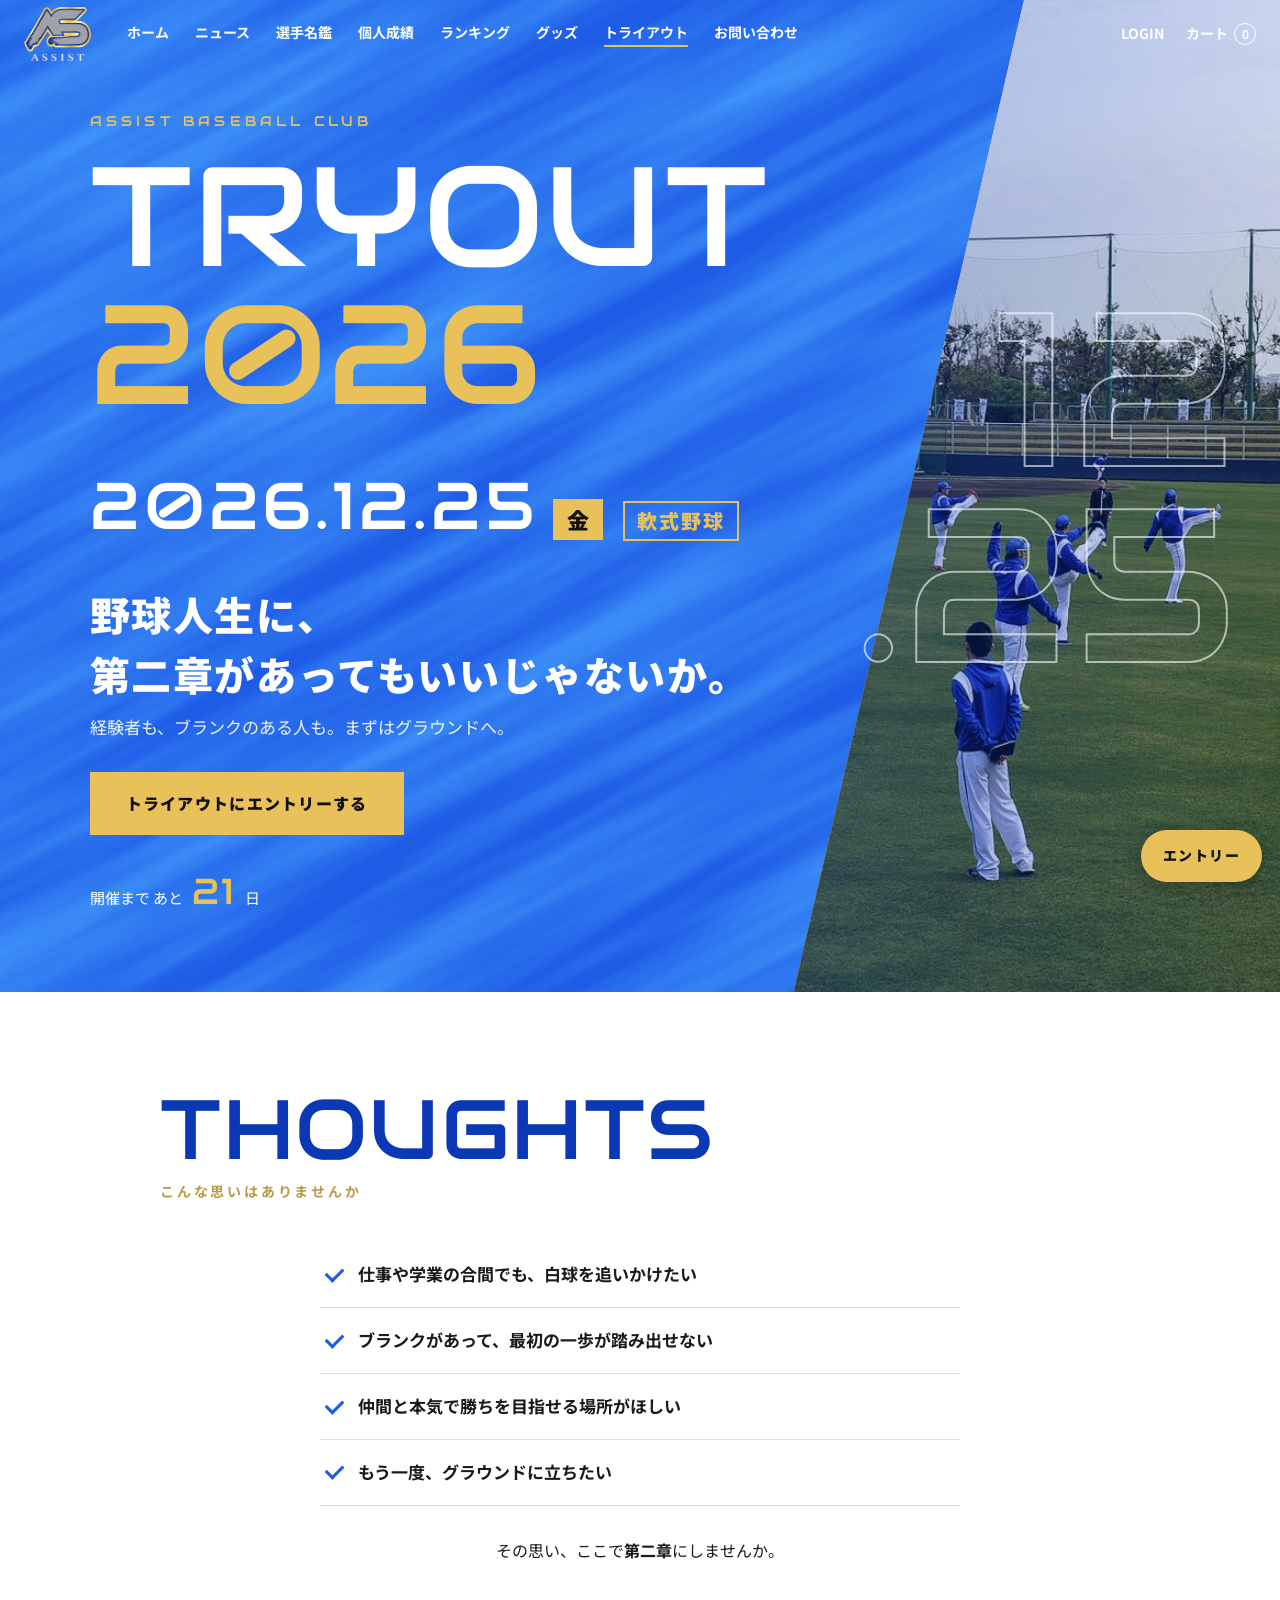
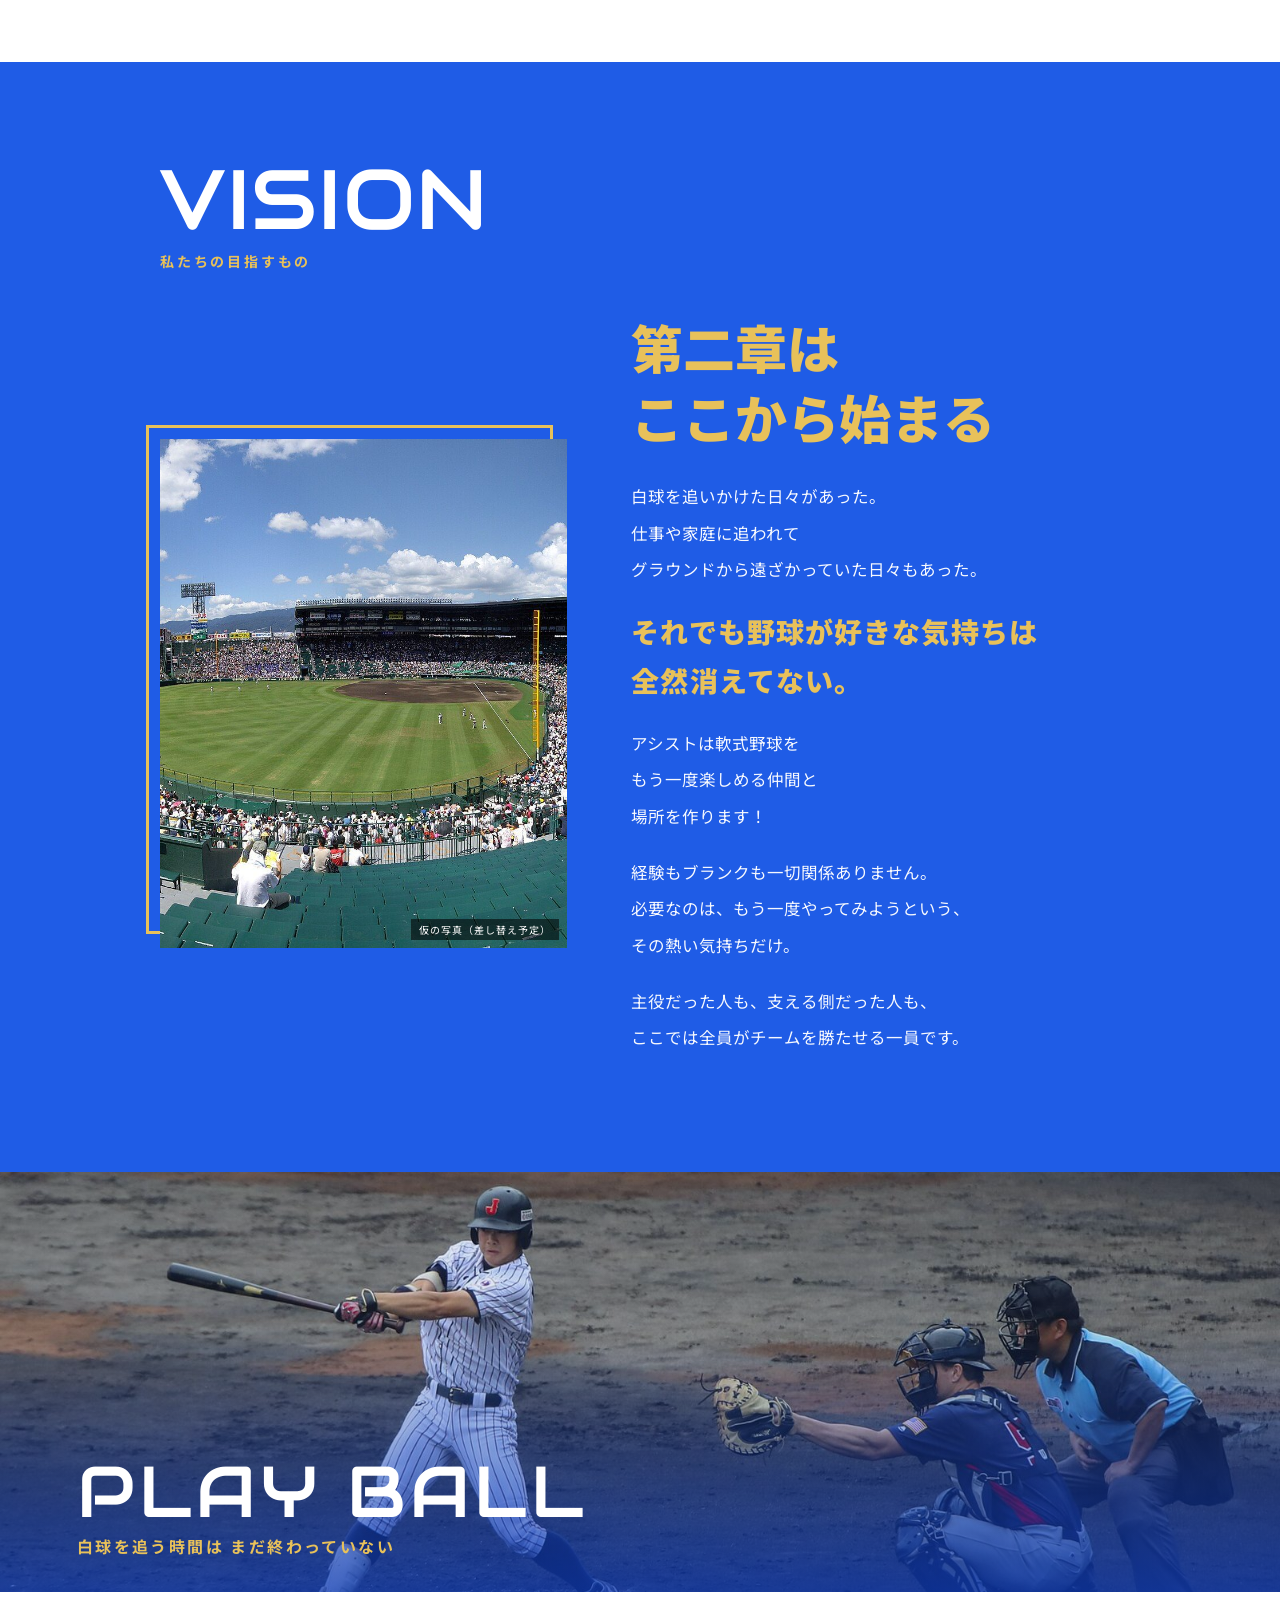
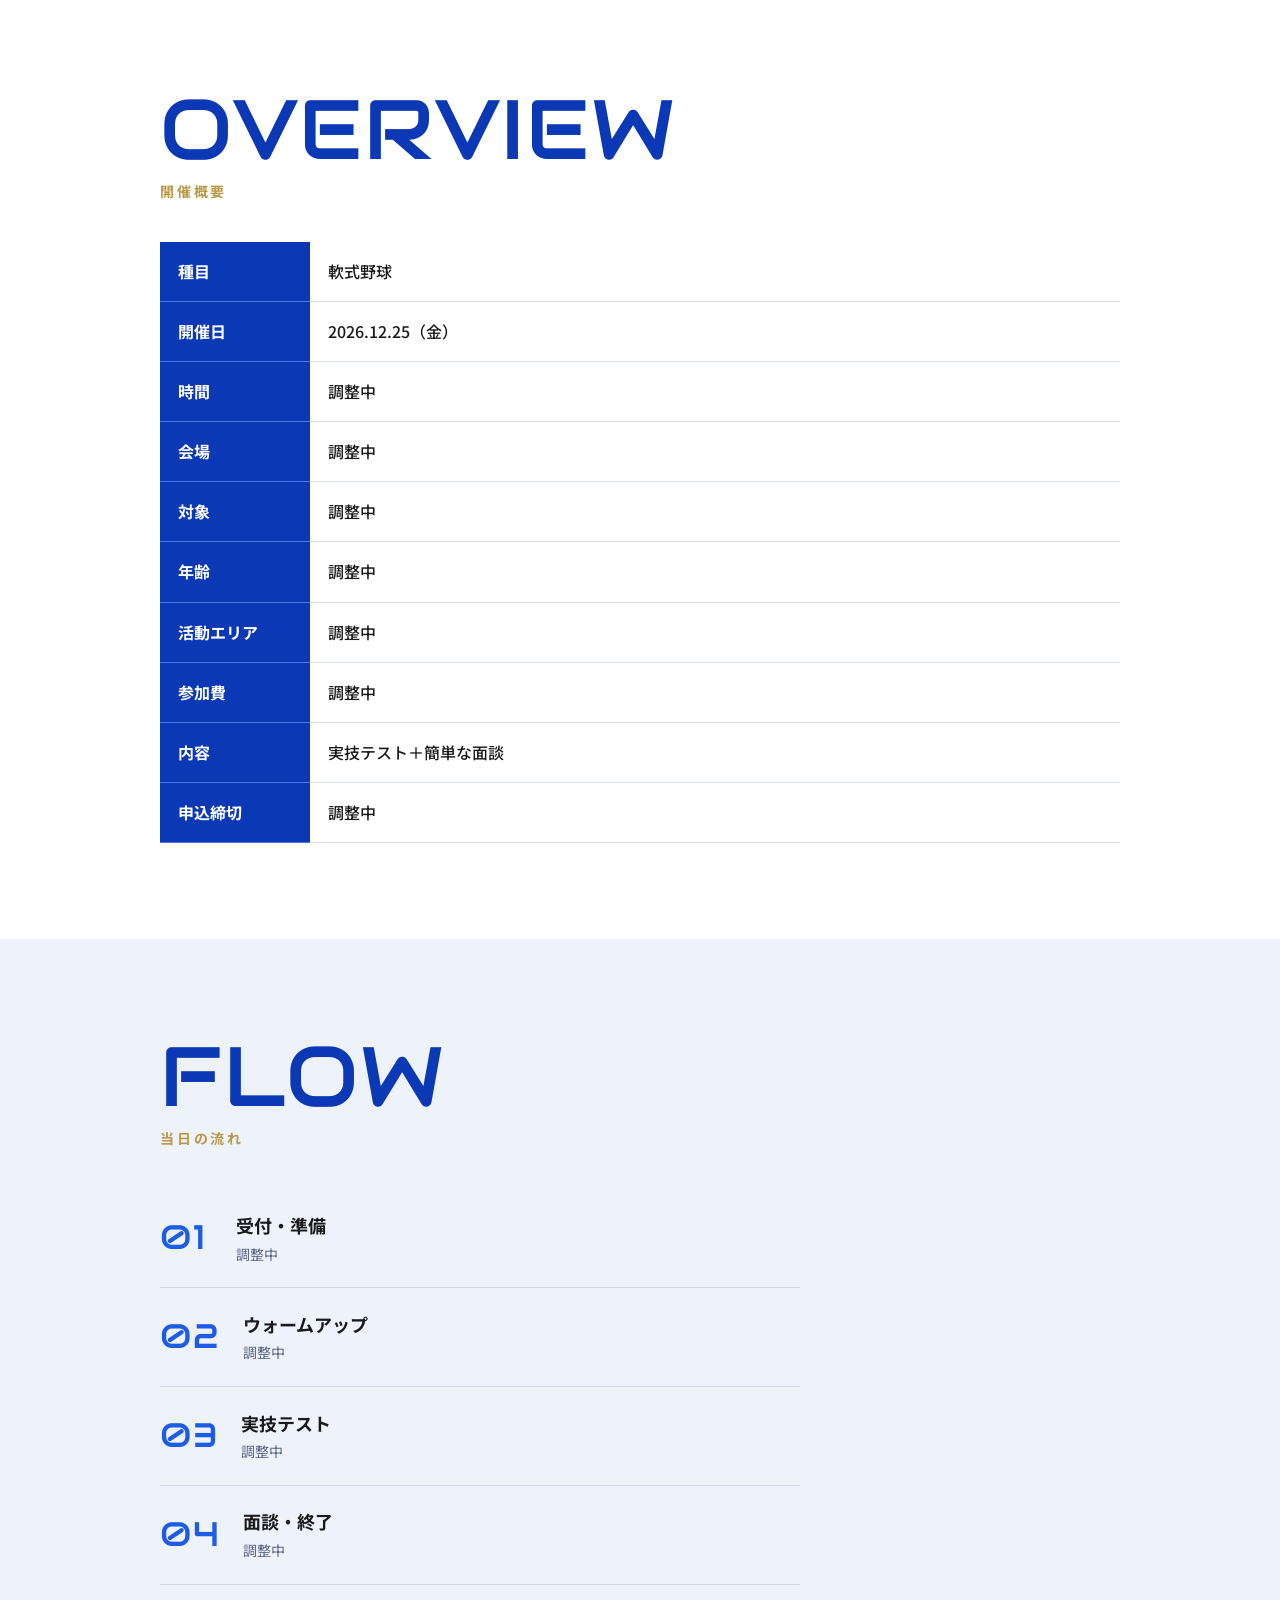
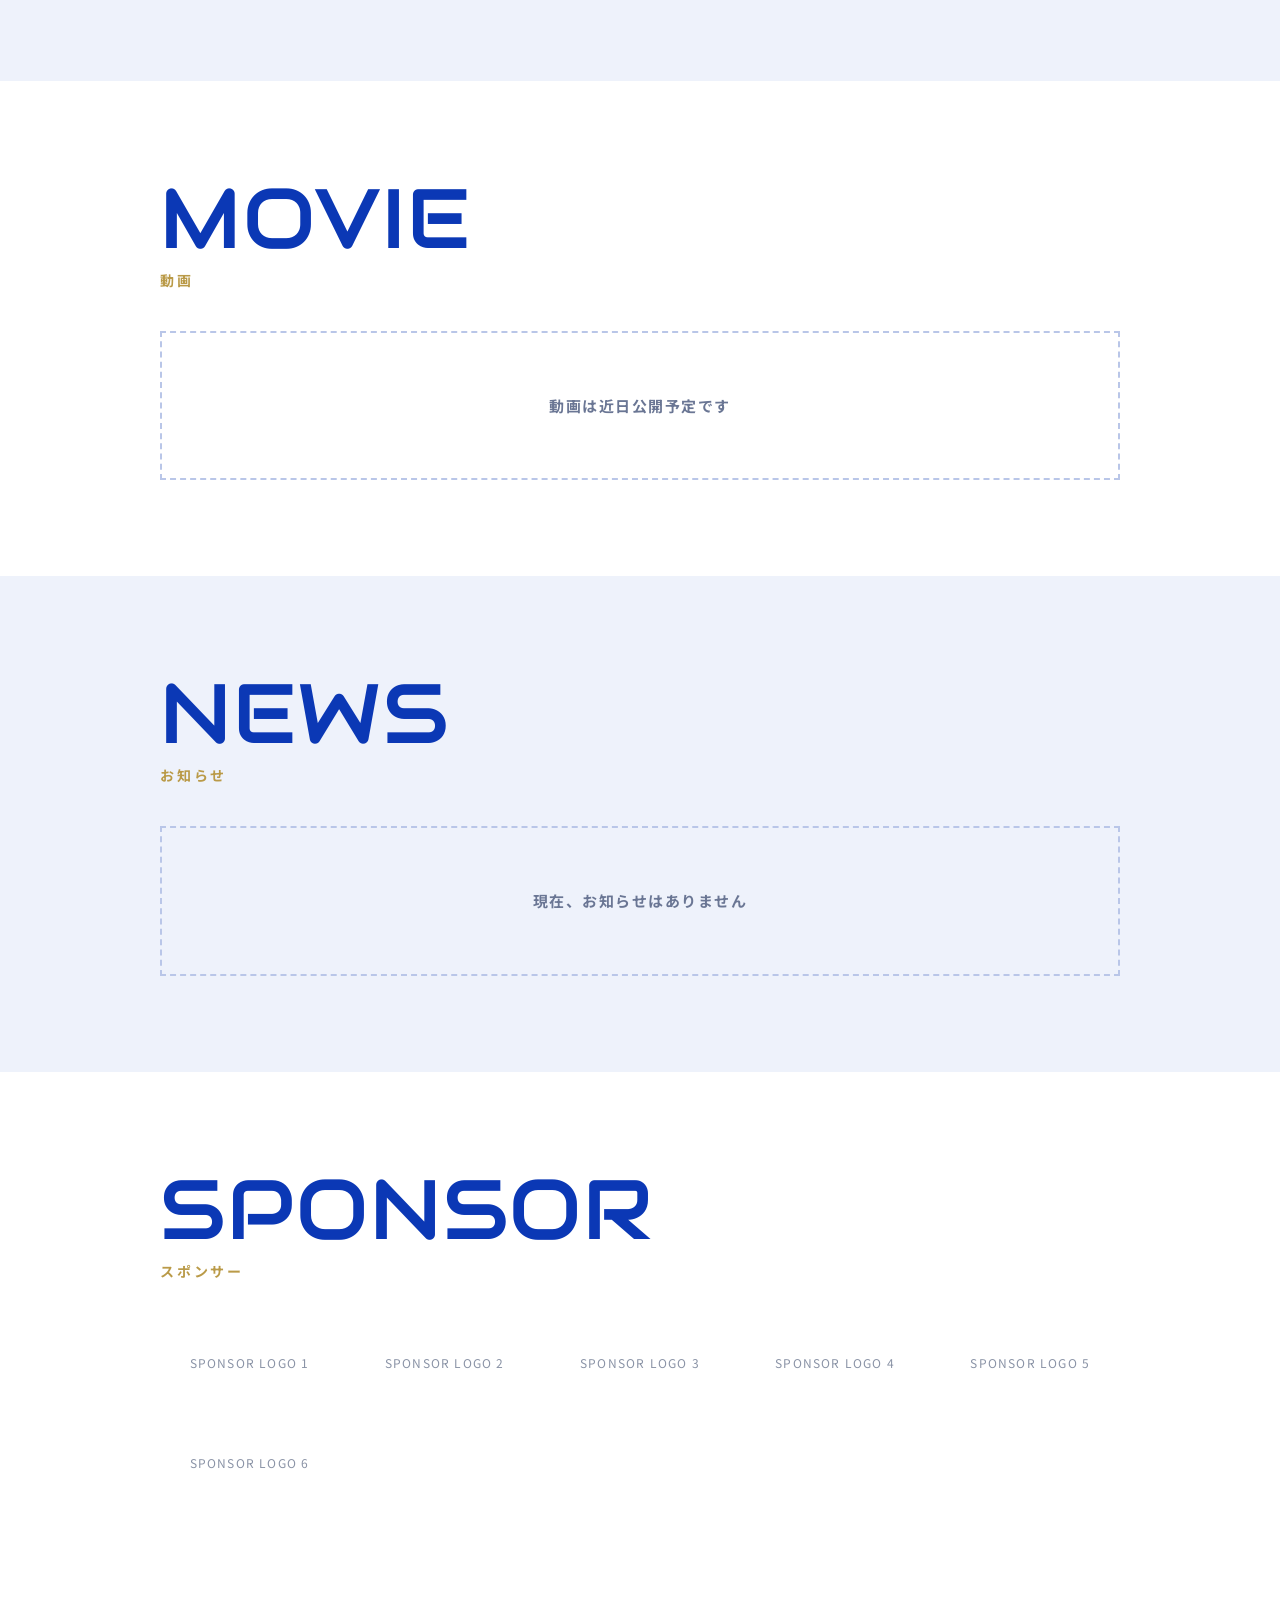
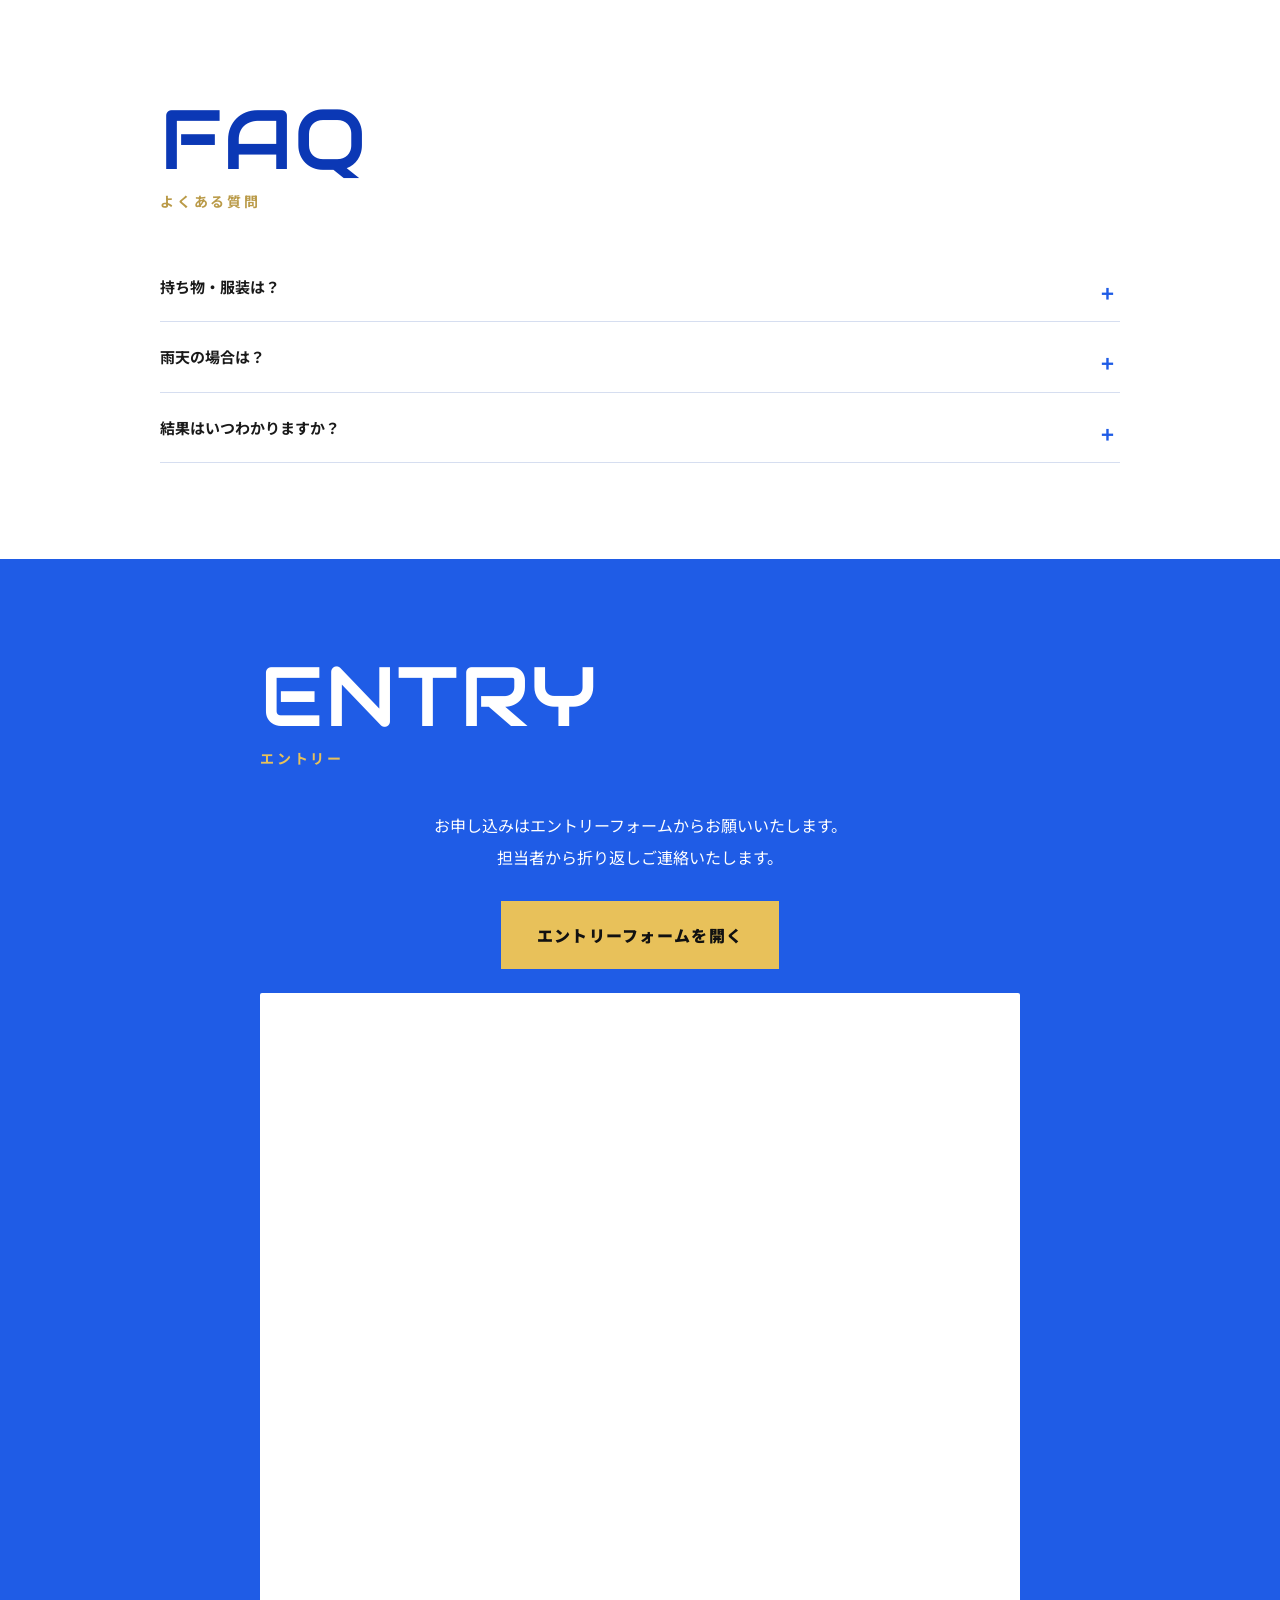
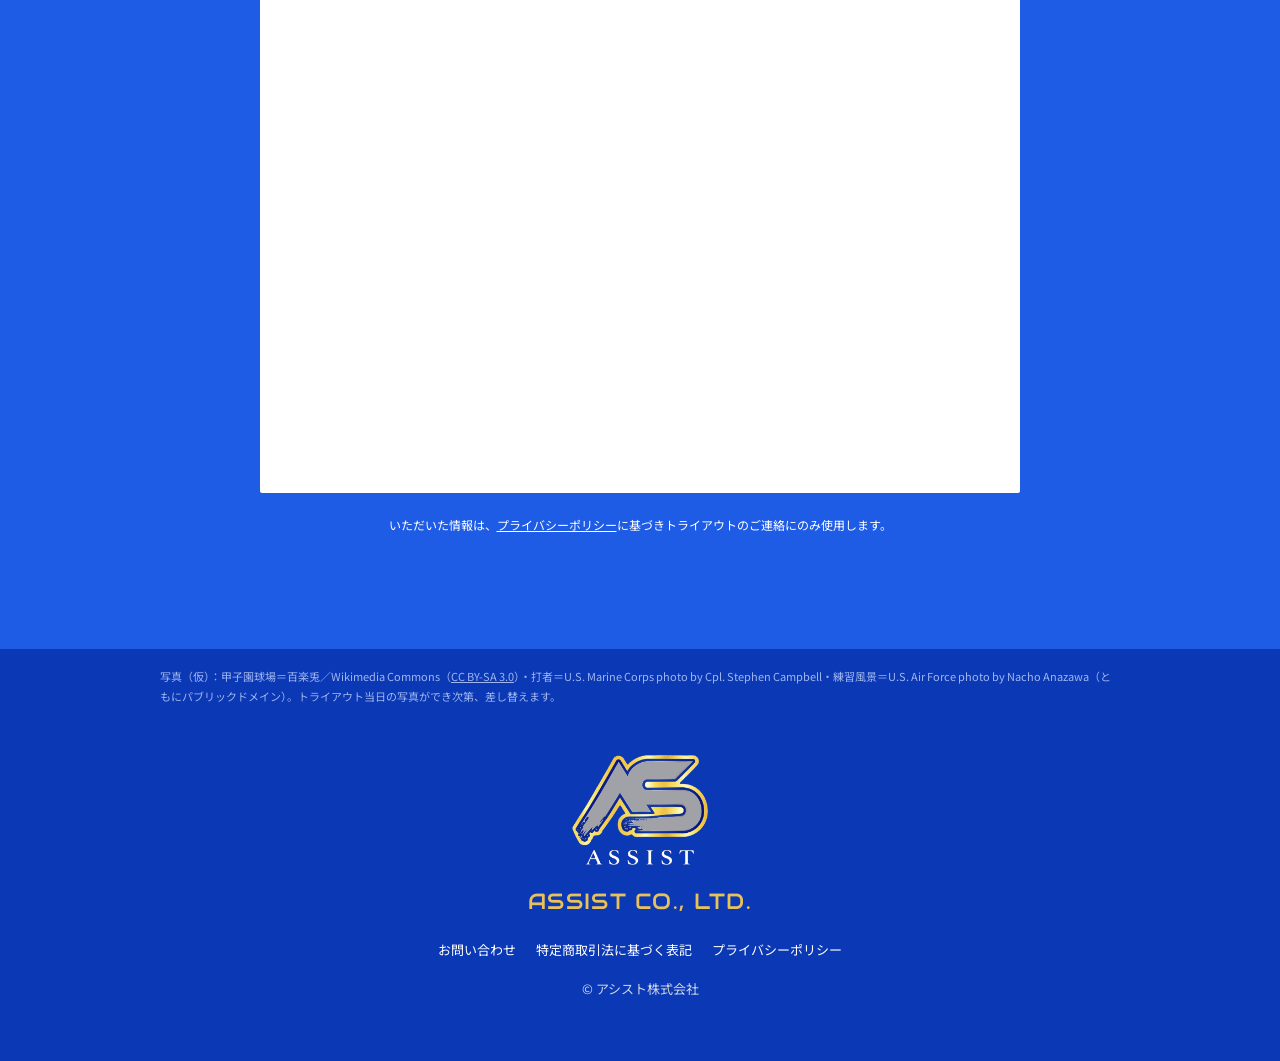
<file: tryout.html>
<!doctype html><html lang="ja"><head><meta charset="utf-8"><meta name="viewport" content="width=device-width,initial-scale=1"><title>アシスト株式会社</title><link rel="icon" type="image/png" href="assets/favicon.png"><link rel="apple-touch-icon" href="assets/apple-touch-icon.png"><meta property="og:title" content="アシスト株式会社"><meta property="og:image" content="assets/ogp.jpg"><meta property="og:type" content="website">
<link rel="preconnect" href="https://fonts.googleapis.com"><link href="https://fonts.googleapis.com/css2?family=Audiowide&family=Noto+Sans+JP:wght@400;500;700;900&display=swap" rel="stylesheet">
<meta name="robots" content="noindex"><link rel="stylesheet" href="style.css?v=1791884752"></head><body data-page="tryout"><div id="app"></div><script>window.__DATA={"members": [{"id": 1, "name": "渡部 翔", "en": "SHO WATANABE", "pos": "捕手", "no": 1, "pit": false, "ht": 178, "wt": 64, "bt": "左投左打", "from": "神奈川県", "g": 25, "pa": 103, "ab": 97, "h": 31, "d2": 3, "hr": 2, "rbi": 14, "r": 17, "e": 1, "so": 18, "bb": 6, "sb": 0, "pg": 0, "outs": 0, "er": 0, "pso": 0, "pbb": 0, "ph": 0, "w": 0, "l": 0, "avg": 0.32, "obp": 0.359, "slg": 0.412, "ops": 0.771, "ip": "0", "era": null}, {"id": 2, "name": "鈴木 航", "en": "WATARU SUZUKI", "pos": "一塁手", "no": 2, "pit": false, "ht": 186, "wt": 71, "bt": "右投右打", "from": "栃木県", "g": 24, "pa": 98, "ab": 95, "h": 37, "d2": 9, "hr": 1, "rbi": 21, "r": 17, "e": 2, "so": 10, "bb": 3, "sb": 1, "pg": 0, "outs": 0, "er": 0, "pso": 0, "pbb": 0, "ph": 0, "w": 0, "l": 0, "avg": 0.389, "obp": 0.408, "slg": 0.516, "ops": 0.924, "ip": "0", "era": null}, {"id": 3, "name": "田中 拓海", "en": "TAKUMI TANAKA", "pos": "二塁手", "no": 3, "pit": false, "ht": 181, "wt": 64, "bt": "右投右打", "from": "群馬県", "g": 27, "pa": 106, "ab": 104, "h": 44, "d2": 9, "hr": 6, "rbi": 14, "r": 8, "e": 2, "so": 10, "bb": 2, "sb": 4, "pg": 0, "outs": 0, "er": 0, "pso": 0, "pbb": 0, "ph": 0, "w": 0, "l": 0, "avg": 0.423, "obp": 0.434, "slg": 0.683, "ops": 1.117, "ip": "0", "era": null}, {"id": 4, "name": "佐藤 颯太", "en": "SOTA SATO", "pos": "三塁手", "no": 4, "pit": false, "ht": 181, "wt": 78, "bt": "右投右打", "from": "千葉県", "g": 25, "pa": 103, "ab": 101, "h": 38, "d2": 8, "hr": 3, "rbi": 15, "r": 13, "e": 0, "so": 12, "bb": 2, "sb": 3, "pg": 0, "outs": 0, "er": 0, "pso": 0, "pbb": 0, "ph": 0, "w": 0, "l": 0, "avg": 0.376, "obp": 0.388, "slg": 0.545, "ops": 0.933, "ip": "0", "era": null}, {"id": 5, "name": "井上 朝陽", "en": "ASAHI INOUE", "pos": "遊撃手", "no": 5, "pit": false, "ht": 181, "wt": 80, "bt": "右投右打", "from": "群馬県", "g": 26, "pa": 103, "ab": 99, "h": 34, "d2": 9, "hr": 0, "rbi": 14, "r": 14, "e": 1, "so": 7, "bb": 4, "sb": 0, "pg": 0, "outs": 0, "er": 0, "pso": 0, "pbb": 0, "ph": 0, "w": 0, "l": 0, "avg": 0.343, "obp": 0.369, "slg": 0.434, "ops": 0.803, "ip": "0", "era": null}, {"id": 6, "name": "伊藤 凌", "en": "RYO ITO", "pos": "左翼手", "no": 6, "pit": false, "ht": 175, "wt": 86, "bt": "右投左打", "from": "栃木県", "g": 24, "pa": 101, "ab": 97, "h": 17, "d2": 6, "hr": 1, "rbi": 10, "r": 16, "e": 0, "so": 14, "bb": 4, "sb": 1, "pg": 0, "outs": 0, "er": 0, "pso": 0, "pbb": 0, "ph": 0, "w": 0, "l": 0, "avg": 0.175, "obp": 0.208, "slg": 0.268, "ops": 0.476, "ip": "0", "era": null}, {"id": 7, "name": "山口 大輝", "en": "DAIKI YAMAGUCHI", "pos": "中堅手", "no": 7, "pit": false, "ht": 171, "wt": 84, "bt": "右投右打", "from": "千葉県", "g": 23, "pa": 91, "ab": 88, "h": 25, "d2": 3, "hr": 3, "rbi": 14, "r": 11, "e": 0, "so": 8, "bb": 3, "sb": 3, "pg": 0, "outs": 0, "er": 0, "pso": 0, "pbb": 0, "ph": 0, "w": 0, "l": 0, "avg": 0.284, "obp": 0.308, "slg": 0.42, "ops": 0.728, "ip": "0", "era": null}, {"id": 8, "name": "中村 陽斗", "en": "HARUTO NAKAMURA", "pos": "右翼手", "no": 8, "pit": false, "ht": 171, "wt": 82, "bt": "右投右打", "from": "茨城県", "g": 25, "pa": 105, "ab": 99, "h": 32, "d2": 6, "hr": 4, "rbi": 29, "r": 16, "e": 0, "so": 11, "bb": 6, "sb": 2, "pg": 0, "outs": 0, "er": 0, "pso": 0, "pbb": 0, "ph": 0, "w": 0, "l": 0, "avg": 0.323, "obp": 0.362, "slg": 0.505, "ops": 0.867, "ip": "0", "era": null}, {"id": 9, "name": "斎藤 奏太", "en": "SOTA SAITO", "pos": "指名打者", "no": 9, "pit": false, "ht": 185, "wt": 70, "bt": "右投右打", "from": "茨城県", "g": 25, "pa": 104, "ab": 100, "h": 43, "d2": 7, "hr": 1, "rbi": 10, "r": 18, "e": 0, "so": 11, "bb": 4, "sb": 1, "pg": 0, "outs": 0, "er": 0, "pso": 0, "pbb": 0, "ph": 0, "w": 0, "l": 0, "avg": 0.43, "obp": 0.452, "slg": 0.53, "ops": 0.982, "ip": "0", "era": null}, {"id": 10, "name": "山本 悠真", "en": "YUMA YAMAMOTO", "pos": "内野手", "no": 10, "pit": false, "ht": 184, "wt": 84, "bt": "右投右打", "from": "栃木県", "g": 14, "pa": 57, "ab": 56, "h": 21, "d2": 3, "hr": 3, "rbi": 7, "r": 12, "e": 2, "so": 5, "bb": 1, "sb": 1, "pg": 0, "outs": 0, "er": 0, "pso": 0, "pbb": 0, "ph": 0, "w": 0, "l": 0, "avg": 0.375, "obp": 0.386, "slg": 0.589, "ops": 0.975, "ip": "0", "era": null}, {"id": 11, "name": "小林 涼介", "en": "RYOSUKE KOBAYASHI", "pos": "外野手", "no": 11, "pit": false, "ht": 177, "wt": 70, "bt": "右投右打", "from": "埼玉県", "g": 17, "pa": 68, "ab": 65, "h": 19, "d2": 6, "hr": 4, "rbi": 13, "r": 13, "e": 2, "so": 14, "bb": 3, "sb": 1, "pg": 0, "outs": 0, "er": 0, "pso": 0, "pbb": 0, "ph": 0, "w": 0, "l": 0, "avg": 0.292, "obp": 0.324, "slg": 0.569, "ops": 0.893, "ip": "0", "era": null}, {"id": 12, "name": "松本 蒼", "en": "AO MATSUMOTO", "pos": "外野手", "no": 14, "pit": false, "ht": 182, "wt": 78, "bt": "右投右打", "from": "神奈川県", "g": 15, "pa": 69, "ab": 63, "h": 22, "d2": 9, "hr": 0, "rbi": 9, "r": 8, "e": 1, "so": 9, "bb": 6, "sb": 0, "pg": 0, "outs": 0, "er": 0, "pso": 0, "pbb": 0, "ph": 0, "w": 0, "l": 0, "avg": 0.349, "obp": 0.406, "slg": 0.492, "ops": 0.898, "ip": "0", "era": null}, {"id": 13, "name": "加藤 駿", "en": "SHUN KATO", "pos": "投手", "no": 17, "pit": true, "ht": 183, "wt": 76, "bt": "右投右打", "from": "栃木県", "g": 0, "pa": 0, "ab": 0, "h": 0, "d2": 0, "hr": 0, "rbi": 0, "r": 0, "e": 0, "so": 0, "bb": 0, "sb": 0, "pg": 7, "outs": 84, "er": 6, "pso": 21, "pbb": 7, "ph": 37, "w": 1, "l": 0, "avg": 0, "obp": 0, "slg": 0, "ops": 0, "ip": "28", "era": 1.93}, {"id": 14, "name": "林 健太", "en": "KENTA HAYASHI", "pos": "投手", "no": 18, "pit": true, "ht": 169, "wt": 71, "bt": "左投左打", "from": "千葉県", "g": 0, "pa": 0, "ab": 0, "h": 0, "d2": 0, "hr": 0, "rbi": 0, "r": 0, "e": 0, "so": 0, "bb": 0, "sb": 0, "pg": 11, "outs": 153, "er": 26, "pso": 47, "pbb": 22, "ph": 50, "w": 4, "l": 2, "avg": 0, "obp": 0, "slg": 0, "ops": 0, "ip": "51", "era": 4.59}, {"id": 15, "name": "木村 湊", "en": "MINATO KIMURA", "pos": "投手", "no": 19, "pit": true, "ht": 184, "wt": 70, "bt": "右投右打", "from": "東京都", "g": 0, "pa": 0, "ab": 0, "h": 0, "d2": 0, "hr": 0, "rbi": 0, "r": 0, "e": 0, "so": 0, "bb": 0, "sb": 0, "pg": 15, "outs": 213, "er": 28, "pso": 66, "pbb": 26, "ph": 62, "w": 5, "l": 1, "avg": 0, "obp": 0, "slg": 0, "ops": 0, "ip": "71", "era": 3.55}, {"id": 16, "name": "清水 優", "en": "YU SHIMIZU", "pos": "投手", "no": 21, "pit": true, "ht": 183, "wt": 64, "bt": "左投左打", "from": "千葉県", "g": 0, "pa": 0, "ab": 0, "h": 0, "d2": 0, "hr": 0, "rbi": 0, "r": 0, "e": 0, "so": 0, "bb": 0, "sb": 0, "pg": 11, "outs": 129, "er": 26, "pso": 35, "pbb": 16, "ph": 40, "w": 1, "l": 1, "avg": 0, "obp": 0, "slg": 0, "ops": 0, "ip": "43", "era": 5.44}, {"id": 17, "name": "吉田 隼人", "en": "HAYATO YOSHIDA", "pos": "投手", "no": 22, "pit": true, "ht": 181, "wt": 66, "bt": "右投右打", "from": "埼玉県", "g": 0, "pa": 0, "ab": 0, "h": 0, "d2": 0, "hr": 0, "rbi": 0, "r": 0, "e": 0, "so": 0, "bb": 0, "sb": 0, "pg": 11, "outs": 168, "er": 28, "pso": 49, "pbb": 20, "ph": 48, "w": 3, "l": 4, "avg": 0, "obp": 0, "slg": 0, "ops": 0, "ip": "56", "era": 4.5}, {"id": 18, "name": "高橋 蓮", "en": "REN TAKAHASHI", "pos": "投手", "no": 23, "pit": true, "ht": 185, "wt": 64, "bt": "右投左打", "from": "東京都", "g": 0, "pa": 0, "ab": 0, "h": 0, "d2": 0, "hr": 0, "rbi": 0, "r": 0, "e": 0, "so": 0, "bb": 0, "sb": 0, "pg": 5, "outs": 63, "er": 10, "pso": 18, "pbb": 6, "ph": 20, "w": 2, "l": 0, "avg": 0, "obp": 0, "slg": 0, "ops": 0, "ip": "21", "era": 4.29}], "games": [{"date": "2026-09-27", "opp": "所沢ライオンズクラブ", "us": 5, "them": 2, "lines": [{"name": "中村 陽斗", "pa": 5, "ab": 5, "h": 1, "d2": 0, "hr": 0, "bb": 0, "so": 0, "sb": 0, "e": 0, "rbi": 2, "r": 0}, {"name": "佐藤 颯太", "pa": 4, "ab": 4, "h": 2, "d2": 0, "hr": 1, "bb": 0, "so": 0, "sb": 0, "e": 0, "rbi": 1, "r": 1}, {"name": "伊藤 凌", "pa": 5, "ab": 5, "h": 0, "d2": 0, "hr": 0, "bb": 0, "so": 2, "sb": 0, "e": 0, "rbi": 0, "r": 0}, {"name": "井上 朝陽", "pa": 4, "ab": 4, "h": 2, "d2": 1, "hr": 0, "bb": 0, "so": 0, "sb": 0, "e": 0, "rbi": 0, "r": 0}, {"name": "田中 拓海", "pa": 4, "ab": 4, "h": 1, "d2": 0, "hr": 0, "bb": 0, "so": 0, "sb": 0, "e": 0, "rbi": 0, "r": 0}, {"name": "渡部 翔", "pa": 3, "ab": 3, "h": 2, "d2": 0, "hr": 0, "bb": 0, "so": 1, "sb": 0, "e": 0, "rbi": 1, "r": 0}, {"name": "鈴木 航", "pa": 3, "ab": 3, "h": 1, "d2": 0, "hr": 0, "bb": 0, "so": 1, "sb": 0, "e": 0, "rbi": 2, "r": 4}, {"name": "山口 大輝", "pa": 4, "ab": 4, "h": 1, "d2": 0, "hr": 0, "bb": 0, "so": 0, "sb": 0, "e": 0, "rbi": 0, "r": 1}, {"name": "斎藤 奏太", "pa": 4, "ab": 4, "h": 0, "d2": 0, "hr": 0, "bb": 0, "so": 0, "sb": 0, "e": 0, "rbi": 0, "r": 0}], "pitch": [{"name": "吉田 隼人", "outs": 21, "er": 2, "so": 4, "bb": 0, "h": 5, "dec": "W"}, {"name": "木村 湊", "outs": 6, "er": 0, "so": 4, "bb": 1, "h": 3, "dec": ""}], "id": 30}, {"date": "2026-09-21", "opp": "大宮グリーンリーフ", "us": 6, "them": 6, "lines": [{"name": "井上 朝陽", "pa": 3, "ab": 3, "h": 2, "d2": 1, "hr": 0, "bb": 0, "so": 0, "sb": 0, "e": 0, "rbi": 1, "r": 1}, {"name": "佐藤 颯太", "pa": 5, "ab": 5, "h": 2, "d2": 0, "hr": 0, "bb": 0, "so": 1, "sb": 0, "e": 0, "rbi": 1, "r": 3}, {"name": "山口 大輝", "pa": 5, "ab": 4, "h": 1, "d2": 0, "hr": 0, "bb": 1, "so": 0, "sb": 1, "e": 0, "rbi": 3, "r": 0}, {"name": "山本 悠真", "pa": 4, "ab": 4, "h": 2, "d2": 0, "hr": 0, "bb": 0, "so": 0, "sb": 0, "e": 0, "rbi": 0, "r": 1}, {"name": "中村 陽斗", "pa": 4, "ab": 4, "h": 1, "d2": 1, "hr": 0, "bb": 0, "so": 1, "sb": 0, "e": 0, "rbi": 1, "r": 1}, {"name": "田中 拓海", "pa": 4, "ab": 4, "h": 2, "d2": 0, "hr": 0, "bb": 0, "so": 1, "sb": 0, "e": 0, "rbi": 0, "r": 0}, {"name": "斎藤 奏太", "pa": 4, "ab": 4, "h": 0, "d2": 0, "hr": 0, "bb": 0, "so": 0, "sb": 0, "e": 0, "rbi": 0, "r": 0}, {"name": "鈴木 航", "pa": 4, "ab": 4, "h": 2, "d2": 1, "hr": 0, "bb": 0, "so": 1, "sb": 0, "e": 0, "rbi": 0, "r": 0}, {"name": "小林 涼介", "pa": 4, "ab": 4, "h": 0, "d2": 0, "hr": 0, "bb": 0, "so": 2, "sb": 0, "e": 0, "rbi": 0, "r": 0}], "pitch": [{"name": "木村 湊", "outs": 21, "er": 5, "so": 4, "bb": 0, "h": 8, "dec": ""}, {"name": "高橋 蓮", "outs": 6, "er": 1, "so": 0, "bb": 0, "h": 2, "dec": ""}], "id": 29}, {"date": "2026-09-15", "opp": "浦和ストームズ", "us": 2, "them": 2, "lines": [{"name": "伊藤 凌", "pa": 5, "ab": 4, "h": 0, "d2": 0, "hr": 0, "bb": 1, "so": 3, "sb": 0, "e": 0, "rbi": 0, "r": 0}, {"name": "松本 蒼", "pa": 4, "ab": 4, "h": 1, "d2": 0, "hr": 0, "bb": 0, "so": 0, "sb": 0, "e": 1, "rbi": 0, "r": 0}, {"name": "井上 朝陽", "pa": 3, "ab": 3, "h": 1, "d2": 1, "hr": 0, "bb": 0, "so": 0, "sb": 0, "e": 0, "rbi": 0, "r": 1}, {"name": "中村 陽斗", "pa": 4, "ab": 4, "h": 2, "d2": 0, "hr": 2, "bb": 0, "so": 1, "sb": 0, "e": 0, "rbi": 2, "r": 2}, {"name": "田中 拓海", "pa": 5, "ab": 4, "h": 2, "d2": 0, "hr": 0, "bb": 1, "so": 0, "sb": 1, "e": 1, "rbi": 1, "r": 0}, {"name": "鈴木 航", "pa": 4, "ab": 4, "h": 0, "d2": 0, "hr": 0, "bb": 0, "so": 1, "sb": 0, "e": 0, "rbi": 0, "r": 0}, {"name": "小林 涼介", "pa": 4, "ab": 4, "h": 1, "d2": 1, "hr": 0, "bb": 0, "so": 2, "sb": 1, "e": 0, "rbi": 1, "r": 1}, {"name": "斎藤 奏太", "pa": 3, "ab": 3, "h": 0, "d2": 0, "hr": 0, "bb": 0, "so": 0, "sb": 0, "e": 0, "rbi": 0, "r": 0}, {"name": "佐藤 颯太", "pa": 4, "ab": 4, "h": 2, "d2": 1, "hr": 0, "bb": 0, "so": 0, "sb": 0, "e": 0, "rbi": 0, "r": 0}], "pitch": [{"name": "加藤 駿", "outs": 15, "er": 1, "so": 8, "bb": 0, "h": 8, "dec": ""}, {"name": "木村 湊", "outs": 12, "er": 1, "so": 3, "bb": 1, "h": 3, "dec": ""}], "id": 28}, {"date": "2026-09-09", "opp": "川越レッドスターズ", "us": 5, "them": 2, "lines": [{"name": "井上 朝陽", "pa": 4, "ab": 4, "h": 0, "d2": 0, "hr": 0, "bb": 0, "so": 0, "sb": 0, "e": 0, "rbi": 0, "r": 0}, {"name": "渡部 翔", "pa": 5, "ab": 4, "h": 1, "d2": 0, "hr": 0, "bb": 1, "so": 1, "sb": 0, "e": 0, "rbi": 0, "r": 1}, {"name": "中村 陽斗", "pa": 4, "ab": 4, "h": 1, "d2": 1, "hr": 0, "bb": 0, "so": 2, "sb": 0, "e": 0, "rbi": 3, "r": 0}, {"name": "斎藤 奏太", "pa": 5, "ab": 5, "h": 5, "d2": 1, "hr": 0, "bb": 0, "so": 0, "sb": 0, "e": 0, "rbi": 2, "r": 2}, {"name": "佐藤 颯太", "pa": 4, "ab": 4, "h": 0, "d2": 0, "hr": 0, "bb": 0, "so": 0, "sb": 0, "e": 0, "rbi": 0, "r": 0}, {"name": "田中 拓海", "pa": 5, "ab": 5, "h": 0, "d2": 0, "hr": 0, "bb": 0, "so": 0, "sb": 0, "e": 0, "rbi": 0, "r": 0}, {"name": "鈴木 航", "pa": 4, "ab": 4, "h": 2, "d2": 0, "hr": 0, "bb": 0, "so": 0, "sb": 0, "e": 0, "rbi": 0, "r": 0}, {"name": "山口 大輝", "pa": 4, "ab": 4, "h": 1, "d2": 0, "hr": 0, "bb": 0, "so": 1, "sb": 0, "e": 0, "rbi": 0, "r": 0}, {"name": "小林 涼介", "pa": 3, "ab": 3, "h": 2, "d2": 2, "hr": 0, "bb": 0, "so": 0, "sb": 0, "e": 0, "rbi": 0, "r": 2}], "pitch": [{"name": "木村 湊", "outs": 15, "er": 1, "so": 5, "bb": 1, "h": 7, "dec": "W"}, {"name": "吉田 隼人", "outs": 12, "er": 1, "so": 3, "bb": 1, "h": 3, "dec": ""}], "id": 27}, {"date": "2026-09-03", "opp": "北斗ファルコンズ", "us": 5, "them": 6, "lines": [{"name": "鈴木 航", "pa": 5, "ab": 5, "h": 2, "d2": 0, "hr": 0, "bb": 0, "so": 0, "sb": 0, "e": 0, "rbi": 0, "r": 0}, {"name": "松本 蒼", "pa": 4, "ab": 3, "h": 0, "d2": 0, "hr": 0, "bb": 1, "so": 0, "sb": 0, "e": 0, "rbi": 0, "r": 0}, {"name": "中村 陽斗", "pa": 4, "ab": 4, "h": 1, "d2": 1, "hr": 0, "bb": 0, "so": 0, "sb": 0, "e": 0, "rbi": 1, "r": 0}, {"name": "田中 拓海", "pa": 4, "ab": 4, "h": 2, "d2": 1, "hr": 1, "bb": 0, "so": 0, "sb": 1, "e": 0, "rbi": 1, "r": 1}, {"name": "井上 朝陽", "pa": 5, "ab": 5, "h": 2, "d2": 1, "hr": 0, "bb": 0, "so": 0, "sb": 0, "e": 0, "rbi": 0, "r": 0}, {"name": "小林 涼介", "pa": 4, "ab": 4, "h": 0, "d2": 0, "hr": 0, "bb": 0, "so": 2, "sb": 0, "e": 0, "rbi": 0, "r": 0}, {"name": "斎藤 奏太", "pa": 4, "ab": 4, "h": 3, "d2": 0, "hr": 1, "bb": 0, "so": 0, "sb": 0, "e": 0, "rbi": 1, "r": 1}, {"name": "佐藤 颯太", "pa": 4, "ab": 4, "h": 3, "d2": 1, "hr": 1, "bb": 0, "so": 1, "sb": 1, "e": 0, "rbi": 1, "r": 1}, {"name": "伊藤 凌", "pa": 4, "ab": 4, "h": 1, "d2": 0, "hr": 0, "bb": 0, "so": 2, "sb": 0, "e": 0, "rbi": 2, "r": 2}], "pitch": [{"name": "吉田 隼人", "outs": 15, "er": 3, "so": 8, "bb": 1, "h": 5, "dec": "L"}, {"name": "清水 優", "outs": 12, "er": 3, "so": 0, "bb": 0, "h": 1, "dec": ""}], "id": 26}, {"date": "2026-08-28", "opp": "青葉ブルーサンズ", "us": 3, "them": 2, "lines": [{"name": "斎藤 奏太", "pa": 4, "ab": 4, "h": 2, "d2": 0, "hr": 0, "bb": 0, "so": 1, "sb": 0, "e": 0, "rbi": 0, "r": 0}, {"name": "伊藤 凌", "pa": 4, "ab": 4, "h": 0, "d2": 0, "hr": 0, "bb": 0, "so": 0, "sb": 0, "e": 0, "rbi": 0, "r": 0}, {"name": "井上 朝陽", "pa": 4, "ab": 4, "h": 0, "d2": 0, "hr": 0, "bb": 0, "so": 0, "sb": 0, "e": 0, "rbi": 0, "r": 0}, {"name": "中村 陽斗", "pa": 4, "ab": 3, "h": 1, "d2": 1, "hr": 0, "bb": 1, "so": 1, "sb": 0, "e": 0, "rbi": 1, "r": 0}, {"name": "山口 大輝", "pa": 3, "ab": 3, "h": 0, "d2": 0, "hr": 0, "bb": 0, "so": 0, "sb": 0, "e": 0, "rbi": 0, "r": 0}, {"name": "小林 涼介", "pa": 4, "ab": 4, "h": 2, "d2": 1, "hr": 0, "bb": 0, "so": 1, "sb": 0, "e": 0, "rbi": 0, "r": 2}, {"name": "佐藤 颯太", "pa": 4, "ab": 4, "h": 1, "d2": 0, "hr": 0, "bb": 0, "so": 3, "sb": 0, "e": 0, "rbi": 1, "r": 1}, {"name": "松本 蒼", "pa": 5, "ab": 5, "h": 0, "d2": 0, "hr": 0, "bb": 0, "so": 2, "sb": 0, "e": 0, "rbi": 0, "r": 0}, {"name": "山本 悠真", "pa": 5, "ab": 5, "h": 2, "d2": 0, "hr": 0, "bb": 0, "so": 0, "sb": 0, "e": 0, "rbi": 1, "r": 0}], "pitch": [{"name": "木村 湊", "outs": 15, "er": 1, "so": 4, "bb": 4, "h": 3, "dec": "W"}, {"name": "吉田 隼人", "outs": 12, "er": 1, "so": 4, "bb": 0, "h": 3, "dec": ""}], "id": 25}, {"date": "2026-08-22", "opp": "草加ホークス", "us": 6, "them": 2, "lines": [{"name": "中村 陽斗", "pa": 4, "ab": 4, "h": 1, "d2": 0, "hr": 0, "bb": 0, "so": 0, "sb": 0, "e": 0, "rbi": 2, "r": 0}, {"name": "小林 涼介", "pa": 4, "ab": 4, "h": 0, "d2": 0, "hr": 0, "bb": 0, "so": 1, "sb": 0, "e": 0, "rbi": 0, "r": 0}, {"name": "佐藤 颯太", "pa": 4, "ab": 4, "h": 1, "d2": 0, "hr": 0, "bb": 0, "so": 1, "sb": 0, "e": 0, "rbi": 0, "r": 0}, {"name": "渡部 翔", "pa": 4, "ab": 4, "h": 2, "d2": 1, "hr": 0, "bb": 0, "so": 1, "sb": 0, "e": 0, "rbi": 0, "r": 1}, {"name": "井上 朝陽", "pa": 4, "ab": 4, "h": 1, "d2": 0, "hr": 0, "bb": 0, "so": 1, "sb": 0, "e": 0, "rbi": 0, "r": 2}, {"name": "山本 悠真", "pa": 4, "ab": 4, "h": 0, "d2": 0, "hr": 0, "bb": 0, "so": 2, "sb": 0, "e": 0, "rbi": 0, "r": 0}, {"name": "伊藤 凌", "pa": 5, "ab": 5, "h": 1, "d2": 0, "hr": 0, "bb": 0, "so": 2, "sb": 0, "e": 0, "rbi": 0, "r": 1}, {"name": "田中 拓海", "pa": 3, "ab": 3, "h": 2, "d2": 1, "hr": 1, "bb": 0, "so": 0, "sb": 1, "e": 0, "rbi": 1, "r": 1}, {"name": "鈴木 航", "pa": 4, "ab": 4, "h": 2, "d2": 0, "hr": 0, "bb": 0, "so": 0, "sb": 0, "e": 0, "rbi": 3, "r": 1}], "pitch": [{"name": "林 健太", "outs": 18, "er": 1, "so": 10, "bb": 3, "h": 8, "dec": "W"}, {"name": "木村 湊", "outs": 9, "er": 1, "so": 4, "bb": 1, "h": 0, "dec": ""}], "id": 24}, {"date": "2026-08-16", "opp": "上尾ベアーズ", "us": 0, "them": 8, "lines": [{"name": "山口 大輝", "pa": 4, "ab": 4, "h": 0, "d2": 0, "hr": 0, "bb": 0, "so": 0, "sb": 0, "e": 0, "rbi": 0, "r": 0}, {"name": "中村 陽斗", "pa": 4, "ab": 4, "h": 3, "d2": 0, "hr": 0, "bb": 0, "so": 0, "sb": 0, "e": 0, "rbi": 0, "r": 0}, {"name": "渡部 翔", "pa": 4, "ab": 4, "h": 1, "d2": 0, "hr": 0, "bb": 0, "so": 0, "sb": 0, "e": 0, "rbi": 0, "r": 0}, {"name": "佐藤 颯太", "pa": 5, "ab": 4, "h": 1, "d2": 0, "hr": 0, "bb": 1, "so": 1, "sb": 0, "e": 0, "rbi": 0, "r": 0}, {"name": "松本 蒼", "pa": 6, "ab": 5, "h": 3, "d2": 2, "hr": 0, "bb": 1, "so": 1, "sb": 0, "e": 0, "rbi": 0, "r": 0}, {"name": "田中 拓海", "pa": 4, "ab": 4, "h": 3, "d2": 0, "hr": 0, "bb": 0, "so": 0, "sb": 0, "e": 1, "rbi": 0, "r": 0}, {"name": "鈴木 航", "pa": 4, "ab": 4, "h": 1, "d2": 0, "hr": 0, "bb": 0, "so": 1, "sb": 0, "e": 0, "rbi": 0, "r": 0}, {"name": "斎藤 奏太", "pa": 5, "ab": 4, "h": 3, "d2": 2, "hr": 0, "bb": 1, "so": 1, "sb": 0, "e": 0, "rbi": 0, "r": 0}, {"name": "山本 悠真", "pa": 4, "ab": 4, "h": 1, "d2": 0, "hr": 0, "bb": 0, "so": 1, "sb": 0, "e": 0, "rbi": 0, "r": 0}], "pitch": [{"name": "吉田 隼人", "outs": 15, "er": 4, "so": 5, "bb": 1, "h": 7, "dec": "L"}, {"name": "木村 湊", "outs": 12, "er": 4, "so": 1, "bb": 0, "h": 1, "dec": ""}], "id": 23}, {"date": "2026-08-10", "opp": "所沢ライオンズクラブ", "us": 9, "them": 8, "lines": [{"name": "鈴木 航", "pa": 4, "ab": 4, "h": 2, "d2": 1, "hr": 0, "bb": 0, "so": 1, "sb": 1, "e": 1, "rbi": 2, "r": 1}, {"name": "山本 悠真", "pa": 4, "ab": 4, "h": 1, "d2": 0, "hr": 0, "bb": 0, "so": 0, "sb": 0, "e": 0, "rbi": 1, "r": 1}, {"name": "中村 陽斗", "pa": 5, "ab": 4, "h": 0, "d2": 0, "hr": 0, "bb": 1, "so": 2, "sb": 0, "e": 0, "rbi": 0, "r": 1}, {"name": "松本 蒼", "pa": 5, "ab": 4, "h": 2, "d2": 2, "hr": 0, "bb": 1, "so": 2, "sb": 0, "e": 0, "rbi": 2, "r": 2}, {"name": "斎藤 奏太", "pa": 5, "ab": 5, "h": 4, "d2": 0, "hr": 0, "bb": 0, "so": 0, "sb": 0, "e": 0, "rbi": 2, "r": 1}, {"name": "渡部 翔", "pa": 4, "ab": 4, "h": 2, "d2": 0, "hr": 0, "bb": 0, "so": 0, "sb": 0, "e": 0, "rbi": 1, "r": 0}, {"name": "山口 大輝", "pa": 3, "ab": 3, "h": 2, "d2": 0, "hr": 0, "bb": 0, "so": 0, "sb": 0, "e": 0, "rbi": 0, "r": 1}, {"name": "田中 拓海", "pa": 5, "ab": 4, "h": 3, "d2": 0, "hr": 0, "bb": 1, "so": 0, "sb": 0, "e": 0, "rbi": 0, "r": 2}, {"name": "小林 涼介", "pa": 5, "ab": 5, "h": 2, "d2": 0, "hr": 0, "bb": 0, "so": 1, "sb": 0, "e": 0, "rbi": 1, "r": 0}], "pitch": [{"name": "清水 優", "outs": 18, "er": 5, "so": 5, "bb": 4, "h": 9, "dec": "W"}, {"name": "林 健太", "outs": 9, "er": 3, "so": 4, "bb": 2, "h": 4, "dec": ""}], "id": 22}, {"date": "2026-08-04", "opp": "大宮グリーンリーフ", "us": 3, "them": 3, "lines": [{"name": "渡部 翔", "pa": 5, "ab": 5, "h": 1, "d2": 0, "hr": 0, "bb": 0, "so": 1, "sb": 0, "e": 0, "rbi": 0, "r": 0}, {"name": "鈴木 航", "pa": 3, "ab": 3, "h": 2, "d2": 1, "hr": 0, "bb": 0, "so": 1, "sb": 0, "e": 0, "rbi": 1, "r": 0}, {"name": "田中 拓海", "pa": 3, "ab": 3, "h": 1, "d2": 0, "hr": 0, "bb": 0, "so": 0, "sb": 0, "e": 0, "rbi": 0, "r": 0}, {"name": "佐藤 颯太", "pa": 4, "ab": 4, "h": 3, "d2": 1, "hr": 0, "bb": 0, "so": 1, "sb": 0, "e": 0, "rbi": 1, "r": 0}, {"name": "井上 朝陽", "pa": 3, "ab": 3, "h": 2, "d2": 1, "hr": 0, "bb": 0, "so": 0, "sb": 0, "e": 0, "rbi": 0, "r": 1}, {"name": "伊藤 凌", "pa": 4, "ab": 4, "h": 1, "d2": 0, "hr": 0, "bb": 0, "so": 0, "sb": 0, "e": 0, "rbi": 0, "r": 1}, {"name": "山口 大輝", "pa": 5, "ab": 5, "h": 1, "d2": 0, "hr": 0, "bb": 0, "so": 0, "sb": 0, "e": 0, "rbi": 1, "r": 0}, {"name": "中村 陽斗", "pa": 5, "ab": 5, "h": 0, "d2": 0, "hr": 0, "bb": 0, "so": 0, "sb": 0, "e": 0, "rbi": 0, "r": 0}, {"name": "斎藤 奏太", "pa": 4, "ab": 4, "h": 1, "d2": 0, "hr": 0, "bb": 0, "so": 0, "sb": 0, "e": 0, "rbi": 0, "r": 1}], "pitch": [{"name": "木村 湊", "outs": 18, "er": 2, "so": 9, "bb": 4, "h": 3, "dec": ""}, {"name": "吉田 隼人", "outs": 9, "er": 1, "so": 4, "bb": 2, "h": 0, "dec": ""}], "id": 21}, {"date": "2026-07-25", "opp": "浦和ストームズ", "us": 11, "them": 5, "lines": [{"name": "渡部 翔", "pa": 3, "ab": 3, "h": 1, "d2": 0, "hr": 0, "bb": 0, "so": 2, "sb": 0, "e": 0, "rbi": 3, "r": 1}, {"name": "鈴木 航", "pa": 5, "ab": 4, "h": 2, "d2": 1, "hr": 0, "bb": 1, "so": 0, "sb": 0, "e": 0, "rbi": 2, "r": 3}, {"name": "田中 拓海", "pa": 5, "ab": 5, "h": 4, "d2": 2, "hr": 1, "bb": 0, "so": 0, "sb": 0, "e": 0, "rbi": 1, "r": 1}, {"name": "佐藤 颯太", "pa": 4, "ab": 4, "h": 0, "d2": 0, "hr": 0, "bb": 0, "so": 0, "sb": 0, "e": 0, "rbi": 0, "r": 0}, {"name": "井上 朝陽", "pa": 4, "ab": 4, "h": 2, "d2": 0, "hr": 0, "bb": 0, "so": 0, "sb": 0, "e": 1, "rbi": 4, "r": 0}, {"name": "伊藤 凌", "pa": 4, "ab": 3, "h": 0, "d2": 0, "hr": 0, "bb": 1, "so": 0, "sb": 0, "e": 0, "rbi": 0, "r": 0}, {"name": "山口 大輝", "pa": 4, "ab": 4, "h": 2, "d2": 1, "hr": 1, "bb": 0, "so": 0, "sb": 0, "e": 0, "rbi": 1, "r": 3}, {"name": "中村 陽斗", "pa": 4, "ab": 3, "h": 1, "d2": 1, "hr": 0, "bb": 1, "so": 0, "sb": 1, "e": 0, "rbi": 1, "r": 0}, {"name": "斎藤 奏太", "pa": 4, "ab": 4, "h": 1, "d2": 0, "hr": 0, "bb": 0, "so": 1, "sb": 0, "e": 0, "rbi": 0, "r": 3}], "pitch": [{"name": "林 健太", "outs": 21, "er": 5, "so": 9, "bb": 2, "h": 4, "dec": "W"}, {"name": "高橋 蓮", "outs": 6, "er": 0, "so": 4, "bb": 1, "h": 2, "dec": ""}], "id": 20}, {"date": "2026-07-19", "opp": "川越レッドスターズ", "us": 5, "them": 0, "lines": [{"name": "渡部 翔", "pa": 4, "ab": 4, "h": 0, "d2": 0, "hr": 0, "bb": 0, "so": 1, "sb": 0, "e": 0, "rbi": 0, "r": 0}, {"name": "鈴木 航", "pa": 4, "ab": 4, "h": 4, "d2": 2, "hr": 0, "bb": 0, "so": 0, "sb": 0, "e": 0, "rbi": 0, "r": 1}, {"name": "田中 拓海", "pa": 4, "ab": 4, "h": 0, "d2": 0, "hr": 0, "bb": 0, "so": 1, "sb": 0, "e": 0, "rbi": 0, "r": 0}, {"name": "佐藤 颯太", "pa": 4, "ab": 4, "h": 3, "d2": 1, "hr": 0, "bb": 0, "so": 0, "sb": 0, "e": 0, "rbi": 2, "r": 1}, {"name": "井上 朝陽", "pa": 4, "ab": 4, "h": 1, "d2": 0, "hr": 0, "bb": 0, "so": 0, "sb": 0, "e": 0, "rbi": 2, "r": 0}, {"name": "伊藤 凌", "pa": 4, "ab": 4, "h": 1, "d2": 0, "hr": 0, "bb": 0, "so": 0, "sb": 0, "e": 0, "rbi": 0, "r": 2}, {"name": "山口 大輝", "pa": 5, "ab": 5, "h": 0, "d2": 0, "hr": 0, "bb": 0, "so": 1, "sb": 0, "e": 0, "rbi": 0, "r": 0}, {"name": "中村 陽斗", "pa": 4, "ab": 4, "h": 2, "d2": 0, "hr": 0, "bb": 0, "so": 1, "sb": 0, "e": 0, "rbi": 0, "r": 0}, {"name": "斎藤 奏太", "pa": 4, "ab": 4, "h": 3, "d2": 1, "hr": 0, "bb": 0, "so": 1, "sb": 0, "e": 0, "rbi": 1, "r": 1}], "pitch": [{"name": "加藤 駿", "outs": 15, "er": 0, "so": 3, "bb": 4, "h": 9, "dec": "W"}, {"name": "高橋 蓮", "outs": 12, "er": 0, "so": 3, "bb": 1, "h": 1, "dec": ""}], "id": 19}, {"date": "2026-07-13", "opp": "北斗ファルコンズ", "us": 5, "them": 3, "lines": [{"name": "斎藤 奏太", "pa": 5, "ab": 4, "h": 1, "d2": 0, "hr": 0, "bb": 1, "so": 1, "sb": 0, "e": 0, "rbi": 0, "r": 1}, {"name": "中村 陽斗", "pa": 4, "ab": 4, "h": 1, "d2": 0, "hr": 0, "bb": 0, "so": 0, "sb": 0, "e": 0, "rbi": 2, "r": 0}, {"name": "井上 朝陽", "pa": 4, "ab": 4, "h": 3, "d2": 1, "hr": 0, "bb": 0, "so": 0, "sb": 0, "e": 0, "rbi": 1, "r": 1}, {"name": "伊藤 凌", "pa": 4, "ab": 4, "h": 0, "d2": 0, "hr": 0, "bb": 0, "so": 1, "sb": 0, "e": 0, "rbi": 0, "r": 0}, {"name": "山本 悠真", "pa": 4, "ab": 3, "h": 2, "d2": 0, "hr": 0, "bb": 1, "so": 0, "sb": 0, "e": 0, "rbi": 0, "r": 1}, {"name": "小林 涼介", "pa": 4, "ab": 4, "h": 0, "d2": 0, "hr": 0, "bb": 0, "so": 0, "sb": 0, "e": 0, "rbi": 0, "r": 0}, {"name": "松本 蒼", "pa": 4, "ab": 4, "h": 3, "d2": 1, "hr": 0, "bb": 0, "so": 1, "sb": 0, "e": 0, "rbi": 1, "r": 0}, {"name": "鈴木 航", "pa": 3, "ab": 3, "h": 1, "d2": 0, "hr": 1, "bb": 0, "so": 0, "sb": 0, "e": 0, "rbi": 1, "r": 2}, {"name": "田中 拓海", "pa": 4, "ab": 4, "h": 0, "d2": 0, "hr": 0, "bb": 0, "so": 1, "sb": 0, "e": 0, "rbi": 0, "r": 0}], "pitch": [{"name": "吉田 隼人", "outs": 15, "er": 2, "so": 9, "bb": 1, "h": 3, "dec": "W"}, {"name": "加藤 駿", "outs": 12, "er": 1, "so": 1, "bb": 0, "h": 2, "dec": ""}], "id": 18}, {"date": "2026-07-07", "opp": "青葉ブルーサンズ", "us": 5, "them": 5, "lines": [{"name": "小林 涼介", "pa": 3, "ab": 3, "h": 1, "d2": 1, "hr": 0, "bb": 0, "so": 0, "sb": 0, "e": 1, "rbi": 0, "r": 1}, {"name": "佐藤 颯太", "pa": 4, "ab": 4, "h": 1, "d2": 0, "hr": 1, "bb": 0, "so": 0, "sb": 0, "e": 0, "rbi": 1, "r": 1}, {"name": "山口 大輝", "pa": 3, "ab": 3, "h": 1, "d2": 0, "hr": 0, "bb": 0, "so": 1, "sb": 0, "e": 0, "rbi": 0, "r": 0}, {"name": "山本 悠真", "pa": 4, "ab": 4, "h": 1, "d2": 0, "hr": 1, "bb": 0, "so": 1, "sb": 0, "e": 0, "rbi": 1, "r": 0}, {"name": "松本 蒼", "pa": 4, "ab": 4, "h": 0, "d2": 0, "hr": 0, "bb": 0, "so": 0, "sb": 0, "e": 0, "rbi": 0, "r": 0}, {"name": "渡部 翔", "pa": 4, "ab": 4, "h": 2, "d2": 0, "hr": 0, "bb": 0, "so": 0, "sb": 0, "e": 0, "rbi": 1, "r": 0}, {"name": "田中 拓海", "pa": 4, "ab": 4, "h": 1, "d2": 1, "hr": 0, "bb": 0, "so": 0, "sb": 0, "e": 0, "rbi": 1, "r": 0}, {"name": "伊藤 凌", "pa": 6, "ab": 5, "h": 1, "d2": 0, "hr": 0, "bb": 1, "so": 0, "sb": 0, "e": 0, "rbi": 1, "r": 0}, {"name": "中村 陽斗", "pa": 5, "ab": 4, "h": 2, "d2": 0, "hr": 0, "bb": 1, "so": 0, "sb": 1, "e": 0, "rbi": 0, "r": 3}], "pitch": [{"name": "清水 優", "outs": 18, "er": 3, "so": 5, "bb": 2, "h": 7, "dec": ""}, {"name": "林 健太", "outs": 9, "er": 2, "so": 1, "bb": 0, "h": 3, "dec": ""}], "id": 17}, {"date": "2026-07-01", "opp": "草加ホークス", "us": 10, "them": 6, "lines": [{"name": "松本 蒼", "pa": 3, "ab": 3, "h": 1, "d2": 0, "hr": 0, "bb": 0, "so": 1, "sb": 0, "e": 0, "rbi": 1, "r": 0}, {"name": "伊藤 凌", "pa": 4, "ab": 4, "h": 0, "d2": 0, "hr": 0, "bb": 0, "so": 0, "sb": 0, "e": 0, "rbi": 0, "r": 0}, {"name": "山本 悠真", "pa": 4, "ab": 4, "h": 2, "d2": 0, "hr": 0, "bb": 0, "so": 0, "sb": 0, "e": 1, "rbi": 1, "r": 4}, {"name": "佐藤 颯太", "pa": 3, "ab": 3, "h": 0, "d2": 0, "hr": 0, "bb": 0, "so": 0, "sb": 0, "e": 0, "rbi": 0, "r": 0}, {"name": "田中 拓海", "pa": 4, "ab": 4, "h": 3, "d2": 1, "hr": 1, "bb": 0, "so": 1, "sb": 0, "e": 0, "rbi": 3, "r": 1}, {"name": "井上 朝陽", "pa": 5, "ab": 4, "h": 1, "d2": 0, "hr": 0, "bb": 1, "so": 1, "sb": 0, "e": 0, "rbi": 2, "r": 3}, {"name": "山口 大輝", "pa": 3, "ab": 3, "h": 0, "d2": 0, "hr": 0, "bb": 0, "so": 0, "sb": 0, "e": 0, "rbi": 0, "r": 0}, {"name": "渡部 翔", "pa": 4, "ab": 4, "h": 2, "d2": 0, "hr": 1, "bb": 0, "so": 1, "sb": 0, "e": 0, "rbi": 2, "r": 0}, {"name": "斎藤 奏太", "pa": 4, "ab": 4, "h": 1, "d2": 0, "hr": 0, "bb": 0, "so": 1, "sb": 0, "e": 0, "rbi": 1, "r": 2}], "pitch": [{"name": "高橋 蓮", "outs": 18, "er": 4, "so": 8, "bb": 2, "h": 6, "dec": "W"}, {"name": "清水 優", "outs": 9, "er": 2, "so": 3, "bb": 2, "h": 1, "dec": ""}], "id": 16}, {"date": "2026-06-25", "opp": "上尾ベアーズ", "us": 9, "them": 3, "lines": [{"name": "伊藤 凌", "pa": 5, "ab": 5, "h": 2, "d2": 1, "hr": 0, "bb": 0, "so": 1, "sb": 0, "e": 0, "rbi": 0, "r": 3}, {"name": "中村 陽斗", "pa": 5, "ab": 5, "h": 0, "d2": 0, "hr": 0, "bb": 0, "so": 2, "sb": 0, "e": 0, "rbi": 0, "r": 0}, {"name": "山本 悠真", "pa": 5, "ab": 5, "h": 3, "d2": 1, "hr": 1, "bb": 0, "so": 0, "sb": 0, "e": 0, "rbi": 1, "r": 1}, {"name": "鈴木 航", "pa": 4, "ab": 4, "h": 1, "d2": 0, "hr": 0, "bb": 0, "so": 1, "sb": 0, "e": 0, "rbi": 2, "r": 1}, {"name": "渡部 翔", "pa": 4, "ab": 4, "h": 1, "d2": 0, "hr": 0, "bb": 0, "so": 0, "sb": 0, "e": 0, "rbi": 2, "r": 2}, {"name": "小林 涼介", "pa": 5, "ab": 4, "h": 1, "d2": 0, "hr": 1, "bb": 1, "so": 0, "sb": 0, "e": 0, "rbi": 1, "r": 1}, {"name": "佐藤 颯太", "pa": 5, "ab": 5, "h": 2, "d2": 1, "hr": 0, "bb": 0, "so": 1, "sb": 0, "e": 0, "rbi": 3, "r": 1}, {"name": "井上 朝陽", "pa": 3, "ab": 3, "h": 1, "d2": 0, "hr": 0, "bb": 0, "so": 0, "sb": 0, "e": 0, "rbi": 1, "r": 0}, {"name": "斎藤 奏太", "pa": 4, "ab": 4, "h": 2, "d2": 0, "hr": 0, "bb": 0, "so": 0, "sb": 0, "e": 0, "rbi": 1, "r": 0}], "pitch": [{"name": "木村 湊", "outs": 18, "er": 2, "so": 7, "bb": 3, "h": 5, "dec": "W"}, {"name": "吉田 隼人", "outs": 9, "er": 1, "so": 2, "bb": 2, "h": 2, "dec": ""}], "id": 15}, {"date": "2026-06-19", "opp": "所沢ライオンズクラブ", "us": 4, "them": 7, "lines": [{"name": "佐藤 颯太", "pa": 4, "ab": 4, "h": 2, "d2": 0, "hr": 0, "bb": 0, "so": 0, "sb": 1, "e": 0, "rbi": 1, "r": 0}, {"name": "伊藤 凌", "pa": 4, "ab": 4, "h": 1, "d2": 1, "hr": 0, "bb": 0, "so": 1, "sb": 0, "e": 0, "rbi": 1, "r": 1}, {"name": "中村 陽斗", "pa": 3, "ab": 3, "h": 2, "d2": 0, "hr": 0, "bb": 0, "so": 0, "sb": 0, "e": 0, "rbi": 1, "r": 1}, {"name": "小林 涼介", "pa": 5, "ab": 5, "h": 1, "d2": 0, "hr": 1, "bb": 0, "so": 0, "sb": 0, "e": 0, "rbi": 1, "r": 1}, {"name": "渡部 翔", "pa": 4, "ab": 4, "h": 1, "d2": 1, "hr": 0, "bb": 0, "so": 0, "sb": 0, "e": 0, "rbi": 0, "r": 0}, {"name": "松本 蒼", "pa": 6, "ab": 5, "h": 1, "d2": 1, "hr": 0, "bb": 1, "so": 0, "sb": 0, "e": 0, "rbi": 1, "r": 0}, {"name": "井上 朝陽", "pa": 3, "ab": 3, "h": 0, "d2": 0, "hr": 0, "bb": 0, "so": 0, "sb": 0, "e": 0, "rbi": 0, "r": 0}, {"name": "田中 拓海", "pa": 4, "ab": 4, "h": 1, "d2": 0, "hr": 0, "bb": 0, "so": 0, "sb": 0, "e": 0, "rbi": 0, "r": 0}, {"name": "鈴木 航", "pa": 5, "ab": 4, "h": 2, "d2": 0, "hr": 0, "bb": 1, "so": 0, "sb": 0, "e": 0, "rbi": 0, "r": 1}], "pitch": [{"name": "清水 優", "outs": 15, "er": 4, "so": 3, "bb": 3, "h": 9, "dec": "L"}, {"name": "木村 湊", "outs": 12, "er": 3, "so": 3, "bb": 1, "h": 4, "dec": ""}], "id": 14}, {"date": "2026-06-13", "opp": "大宮グリーンリーフ", "us": 4, "them": 6, "lines": [{"name": "渡部 翔", "pa": 4, "ab": 4, "h": 3, "d2": 0, "hr": 0, "bb": 0, "so": 1, "sb": 0, "e": 0, "rbi": 0, "r": 0}, {"name": "鈴木 航", "pa": 4, "ab": 4, "h": 0, "d2": 0, "hr": 0, "bb": 0, "so": 0, "sb": 0, "e": 1, "rbi": 0, "r": 0}, {"name": "田中 拓海", "pa": 4, "ab": 4, "h": 0, "d2": 0, "hr": 0, "bb": 0, "so": 2, "sb": 0, "e": 0, "rbi": 0, "r": 0}, {"name": "佐藤 颯太", "pa": 4, "ab": 4, "h": 2, "d2": 0, "hr": 0, "bb": 0, "so": 0, "sb": 0, "e": 0, "rbi": 2, "r": 0}, {"name": "井上 朝陽", "pa": 4, "ab": 3, "h": 0, "d2": 0, "hr": 0, "bb": 1, "so": 0, "sb": 0, "e": 0, "rbi": 0, "r": 2}, {"name": "伊藤 凌", "pa": 3, "ab": 3, "h": 0, "d2": 0, "hr": 0, "bb": 0, "so": 0, "sb": 1, "e": 0, "rbi": 0, "r": 0}, {"name": "山口 大輝", "pa": 4, "ab": 4, "h": 0, "d2": 0, "hr": 0, "bb": 0, "so": 0, "sb": 0, "e": 0, "rbi": 0, "r": 0}, {"name": "中村 陽斗", "pa": 4, "ab": 4, "h": 1, "d2": 0, "hr": 0, "bb": 0, "so": 0, "sb": 0, "e": 0, "rbi": 2, "r": 2}, {"name": "斎藤 奏太", "pa": 3, "ab": 3, "h": 2, "d2": 1, "hr": 0, "bb": 0, "so": 0, "sb": 0, "e": 0, "rbi": 0, "r": 0}], "pitch": [{"name": "吉田 隼人", "outs": 18, "er": 4, "so": 4, "bb": 4, "h": 9, "dec": "L"}, {"name": "木村 湊", "outs": 9, "er": 2, "so": 3, "bb": 2, "h": 1, "dec": ""}], "id": 13}, {"date": "2026-06-07", "opp": "浦和ストームズ", "us": 3, "them": 2, "lines": [{"name": "伊藤 凌", "pa": 3, "ab": 3, "h": 2, "d2": 1, "hr": 0, "bb": 0, "so": 0, "sb": 0, "e": 0, "rbi": 0, "r": 0}, {"name": "松本 蒼", "pa": 5, "ab": 5, "h": 3, "d2": 1, "hr": 0, "bb": 0, "so": 1, "sb": 0, "e": 0, "rbi": 2, "r": 0}, {"name": "渡部 翔", "pa": 3, "ab": 3, "h": 0, "d2": 0, "hr": 0, "bb": 0, "so": 1, "sb": 0, "e": 0, "rbi": 0, "r": 0}, {"name": "井上 朝陽", "pa": 3, "ab": 3, "h": 1, "d2": 0, "hr": 0, "bb": 0, "so": 0, "sb": 0, "e": 0, "rbi": 0, "r": 1}, {"name": "山口 大輝", "pa": 5, "ab": 5, "h": 2, "d2": 0, "hr": 1, "bb": 0, "so": 2, "sb": 0, "e": 0, "rbi": 1, "r": 1}, {"name": "田中 拓海", "pa": 4, "ab": 4, "h": 3, "d2": 0, "hr": 0, "bb": 0, "so": 0, "sb": 0, "e": 0, "rbi": 1, "r": 0}, {"name": "佐藤 颯太", "pa": 4, "ab": 4, "h": 1, "d2": 0, "hr": 0, "bb": 0, "so": 1, "sb": 0, "e": 0, "rbi": 0, "r": 0}, {"name": "山本 悠真", "pa": 4, "ab": 4, "h": 1, "d2": 0, "hr": 0, "bb": 0, "so": 1, "sb": 0, "e": 0, "rbi": 0, "r": 0}, {"name": "小林 涼介", "pa": 3, "ab": 3, "h": 2, "d2": 1, "hr": 0, "bb": 0, "so": 0, "sb": 0, "e": 0, "rbi": 0, "r": 1}], "pitch": [{"name": "木村 湊", "outs": 18, "er": 2, "so": 8, "bb": 1, "h": 7, "dec": "W"}, {"name": "加藤 駿", "outs": 9, "er": 0, "so": 1, "bb": 0, "h": 3, "dec": ""}], "id": 12}, {"date": "2026-06-01", "opp": "川越レッドスターズ", "us": 14, "them": 7, "lines": [{"name": "斎藤 奏太", "pa": 4, "ab": 4, "h": 3, "d2": 0, "hr": 0, "bb": 0, "so": 0, "sb": 0, "e": 0, "rbi": 0, "r": 2}, {"name": "山本 悠真", "pa": 4, "ab": 4, "h": 2, "d2": 2, "hr": 0, "bb": 0, "so": 0, "sb": 0, "e": 1, "rbi": 1, "r": 1}, {"name": "松本 蒼", "pa": 5, "ab": 4, "h": 0, "d2": 0, "hr": 0, "bb": 1, "so": 0, "sb": 0, "e": 0, "rbi": 0, "r": 3}, {"name": "中村 陽斗", "pa": 5, "ab": 4, "h": 2, "d2": 0, "hr": 0, "bb": 1, "so": 0, "sb": 0, "e": 0, "rbi": 5, "r": 0}, {"name": "渡部 翔", "pa": 5, "ab": 4, "h": 2, "d2": 0, "hr": 0, "bb": 1, "so": 1, "sb": 0, "e": 0, "rbi": 1, "r": 4}, {"name": "田中 拓海", "pa": 3, "ab": 3, "h": 1, "d2": 0, "hr": 1, "bb": 0, "so": 0, "sb": 0, "e": 0, "rbi": 2, "r": 1}, {"name": "小林 涼介", "pa": 5, "ab": 4, "h": 2, "d2": 0, "hr": 0, "bb": 1, "so": 1, "sb": 0, "e": 0, "rbi": 2, "r": 1}, {"name": "山口 大輝", "pa": 3, "ab": 3, "h": 2, "d2": 0, "hr": 1, "bb": 0, "so": 0, "sb": 0, "e": 0, "rbi": 3, "r": 2}, {"name": "伊藤 凌", "pa": 4, "ab": 4, "h": 0, "d2": 0, "hr": 0, "bb": 0, "so": 0, "sb": 0, "e": 0, "rbi": 0, "r": 0}], "pitch": [{"name": "高橋 蓮", "outs": 21, "er": 5, "so": 3, "bb": 2, "h": 9, "dec": "W"}, {"name": "清水 優", "outs": 6, "er": 2, "so": 3, "bb": 0, "h": 1, "dec": ""}], "id": 11}, {"date": "2026-05-22", "opp": "北斗ファルコンズ", "us": 5, "them": 3, "lines": [{"name": "田中 拓海", "pa": 4, "ab": 4, "h": 3, "d2": 1, "hr": 1, "bb": 0, "so": 0, "sb": 0, "e": 0, "rbi": 1, "r": 0}, {"name": "渡部 翔", "pa": 3, "ab": 3, "h": 1, "d2": 0, "hr": 1, "bb": 0, "so": 0, "sb": 0, "e": 0, "rbi": 1, "r": 1}, {"name": "小林 涼介", "pa": 4, "ab": 4, "h": 1, "d2": 0, "hr": 1, "bb": 0, "so": 2, "sb": 0, "e": 0, "rbi": 4, "r": 1}, {"name": "中村 陽斗", "pa": 4, "ab": 4, "h": 1, "d2": 0, "hr": 1, "bb": 0, "so": 1, "sb": 0, "e": 0, "rbi": 1, "r": 1}, {"name": "山本 悠真", "pa": 4, "ab": 4, "h": 2, "d2": 0, "hr": 0, "bb": 0, "so": 0, "sb": 0, "e": 0, "rbi": 0, "r": 2}, {"name": "山口 大輝", "pa": 4, "ab": 4, "h": 2, "d2": 1, "hr": 0, "bb": 0, "so": 0, "sb": 0, "e": 0, "rbi": 0, "r": 0}, {"name": "斎藤 奏太", "pa": 4, "ab": 4, "h": 1, "d2": 0, "hr": 0, "bb": 0, "so": 1, "sb": 0, "e": 0, "rbi": 0, "r": 1}, {"name": "井上 朝陽", "pa": 4, "ab": 4, "h": 1, "d2": 0, "hr": 0, "bb": 0, "so": 2, "sb": 0, "e": 0, "rbi": 0, "r": 0}, {"name": "伊藤 凌", "pa": 4, "ab": 4, "h": 1, "d2": 0, "hr": 0, "bb": 0, "so": 0, "sb": 0, "e": 0, "rbi": 0, "r": 1}], "pitch": [{"name": "吉田 隼人", "outs": 21, "er": 3, "so": 3, "bb": 4, "h": 8, "dec": "W"}, {"name": "林 健太", "outs": 6, "er": 0, "so": 2, "bb": 0, "h": 3, "dec": ""}], "id": 10}, {"date": "2026-05-16", "opp": "青葉ブルーサンズ", "us": 2, "them": 6, "lines": [{"name": "渡部 翔", "pa": 4, "ab": 4, "h": 2, "d2": 0, "hr": 0, "bb": 0, "so": 0, "sb": 0, "e": 0, "rbi": 0, "r": 1}, {"name": "鈴木 航", "pa": 3, "ab": 3, "h": 1, "d2": 0, "hr": 0, "bb": 0, "so": 1, "sb": 0, "e": 0, "rbi": 1, "r": 0}, {"name": "田中 拓海", "pa": 3, "ab": 3, "h": 3, "d2": 1, "hr": 0, "bb": 0, "so": 0, "sb": 0, "e": 0, "rbi": 1, "r": 0}, {"name": "佐藤 颯太", "pa": 4, "ab": 4, "h": 2, "d2": 1, "hr": 0, "bb": 0, "so": 0, "sb": 0, "e": 0, "rbi": 0, "r": 0}, {"name": "井上 朝陽", "pa": 5, "ab": 5, "h": 1, "d2": 0, "hr": 0, "bb": 0, "so": 0, "sb": 0, "e": 0, "rbi": 0, "r": 0}, {"name": "伊藤 凌", "pa": 4, "ab": 4, "h": 1, "d2": 0, "hr": 1, "bb": 0, "so": 0, "sb": 0, "e": 0, "rbi": 1, "r": 1}, {"name": "山口 大輝", "pa": 3, "ab": 3, "h": 0, "d2": 0, "hr": 0, "bb": 0, "so": 1, "sb": 0, "e": 0, "rbi": 0, "r": 0}, {"name": "中村 陽斗", "pa": 4, "ab": 3, "h": 2, "d2": 0, "hr": 0, "bb": 1, "so": 0, "sb": 0, "e": 0, "rbi": 0, "r": 1}, {"name": "斎藤 奏太", "pa": 5, "ab": 4, "h": 2, "d2": 0, "hr": 0, "bb": 1, "so": 1, "sb": 0, "e": 0, "rbi": 0, "r": 0}], "pitch": [{"name": "吉田 隼人", "outs": 21, "er": 6, "so": 3, "bb": 4, "h": 3, "dec": "L"}, {"name": "木村 湊", "outs": 6, "er": 0, "so": 0, "bb": 0, "h": 0, "dec": ""}], "id": 9}, {"date": "2026-05-10", "opp": "草加ホークス", "us": 1, "them": 4, "lines": [{"name": "小林 涼介", "pa": 3, "ab": 3, "h": 1, "d2": 0, "hr": 0, "bb": 0, "so": 1, "sb": 0, "e": 1, "rbi": 1, "r": 0}, {"name": "山本 悠真", "pa": 4, "ab": 4, "h": 1, "d2": 0, "hr": 1, "bb": 0, "so": 0, "sb": 0, "e": 0, "rbi": 1, "r": 1}, {"name": "渡部 翔", "pa": 4, "ab": 3, "h": 0, "d2": 0, "hr": 0, "bb": 1, "so": 2, "sb": 0, "e": 0, "rbi": 0, "r": 0}, {"name": "井上 朝陽", "pa": 4, "ab": 4, "h": 2, "d2": 1, "hr": 0, "bb": 0, "so": 1, "sb": 0, "e": 0, "rbi": 0, "r": 0}, {"name": "田中 拓海", "pa": 3, "ab": 3, "h": 2, "d2": 0, "hr": 0, "bb": 0, "so": 0, "sb": 0, "e": 0, "rbi": 0, "r": 0}, {"name": "松本 蒼", "pa": 4, "ab": 4, "h": 3, "d2": 1, "hr": 0, "bb": 0, "so": 0, "sb": 0, "e": 0, "rbi": 0, "r": 1}, {"name": "佐藤 颯太", "pa": 6, "ab": 5, "h": 1, "d2": 0, "hr": 0, "bb": 1, "so": 1, "sb": 0, "e": 0, "rbi": 0, "r": 0}, {"name": "鈴木 航", "pa": 3, "ab": 3, "h": 1, "d2": 0, "hr": 0, "bb": 0, "so": 0, "sb": 0, "e": 0, "rbi": 0, "r": 0}, {"name": "山口 大輝", "pa": 3, "ab": 3, "h": 0, "d2": 0, "hr": 0, "bb": 0, "so": 1, "sb": 0, "e": 0, "rbi": 0, "r": 0}], "pitch": [{"name": "木村 湊", "outs": 21, "er": 4, "so": 8, "bb": 4, "h": 8, "dec": "L"}, {"name": "清水 優", "outs": 6, "er": 0, "so": 4, "bb": 0, "h": 0, "dec": ""}], "id": 8}, {"date": "2026-05-04", "opp": "上尾ベアーズ", "us": 2, "them": 5, "lines": [{"name": "斎藤 奏太", "pa": 3, "ab": 3, "h": 0, "d2": 0, "hr": 0, "bb": 0, "so": 0, "sb": 0, "e": 0, "rbi": 0, "r": 0}, {"name": "小林 涼介", "pa": 4, "ab": 4, "h": 2, "d2": 0, "hr": 1, "bb": 0, "so": 0, "sb": 0, "e": 0, "rbi": 1, "r": 1}, {"name": "鈴木 航", "pa": 4, "ab": 4, "h": 1, "d2": 0, "hr": 0, "bb": 0, "so": 1, "sb": 0, "e": 0, "rbi": 1, "r": 0}, {"name": "山口 大輝", "pa": 5, "ab": 4, "h": 2, "d2": 1, "hr": 0, "bb": 1, "so": 0, "sb": 0, "e": 0, "rbi": 1, "r": 0}, {"name": "佐藤 颯太", "pa": 3, "ab": 3, "h": 1, "d2": 0, "hr": 0, "bb": 0, "so": 0, "sb": 0, "e": 0, "rbi": 0, "r": 0}, {"name": "田中 拓海", "pa": 3, "ab": 3, "h": 1, "d2": 0, "hr": 0, "bb": 0, "so": 0, "sb": 0, "e": 0, "rbi": 0, "r": 0}, {"name": "松本 蒼", "pa": 5, "ab": 5, "h": 4, "d2": 1, "hr": 0, "bb": 0, "so": 0, "sb": 0, "e": 0, "rbi": 0, "r": 1}, {"name": "渡部 翔", "pa": 4, "ab": 4, "h": 1, "d2": 0, "hr": 0, "bb": 0, "so": 1, "sb": 0, "e": 1, "rbi": 0, "r": 0}, {"name": "井上 朝陽", "pa": 3, "ab": 3, "h": 0, "d2": 0, "hr": 0, "bb": 0, "so": 1, "sb": 0, "e": 0, "rbi": 0, "r": 0}], "pitch": [{"name": "林 健太", "outs": 15, "er": 3, "so": 5, "bb": 0, "h": 8, "dec": "L"}, {"name": "加藤 駿", "outs": 12, "er": 2, "so": 2, "bb": 2, "h": 4, "dec": ""}], "id": 7}, {"date": "2026-04-28", "opp": "所沢ライオンズクラブ", "us": 4, "them": 2, "lines": [{"name": "渡部 翔", "pa": 3, "ab": 3, "h": 1, "d2": 0, "hr": 0, "bb": 0, "so": 0, "sb": 0, "e": 0, "rbi": 0, "r": 1}, {"name": "鈴木 航", "pa": 4, "ab": 4, "h": 3, "d2": 1, "hr": 0, "bb": 0, "so": 0, "sb": 0, "e": 0, "rbi": 1, "r": 0}, {"name": "田中 拓海", "pa": 3, "ab": 3, "h": 1, "d2": 0, "hr": 0, "bb": 0, "so": 1, "sb": 1, "e": 0, "rbi": 0, "r": 1}, {"name": "佐藤 颯太", "pa": 3, "ab": 3, "h": 1, "d2": 0, "hr": 0, "bb": 0, "so": 0, "sb": 0, "e": 0, "rbi": 1, "r": 1}, {"name": "井上 朝陽", "pa": 5, "ab": 5, "h": 2, "d2": 0, "hr": 0, "bb": 0, "so": 0, "sb": 0, "e": 0, "rbi": 0, "r": 0}, {"name": "伊藤 凌", "pa": 5, "ab": 4, "h": 1, "d2": 0, "hr": 0, "bb": 1, "so": 0, "sb": 0, "e": 0, "rbi": 0, "r": 0}, {"name": "山口 大輝", "pa": 5, "ab": 4, "h": 2, "d2": 0, "hr": 0, "bb": 1, "so": 1, "sb": 1, "e": 0, "rbi": 0, "r": 1}, {"name": "中村 陽斗", "pa": 4, "ab": 4, "h": 1, "d2": 0, "hr": 0, "bb": 0, "so": 0, "sb": 0, "e": 0, "rbi": 2, "r": 0}, {"name": "斎藤 奏太", "pa": 4, "ab": 4, "h": 1, "d2": 0, "hr": 0, "bb": 0, "so": 0, "sb": 0, "e": 0, "rbi": 0, "r": 0}], "pitch": [{"name": "林 健太", "outs": 18, "er": 1, "so": 3, "bb": 4, "h": 3, "dec": "W"}, {"name": "清水 優", "outs": 9, "er": 1, "so": 0, "bb": 0, "h": 1, "dec": ""}], "id": 6}, {"date": "2026-04-22", "opp": "大宮グリーンリーフ", "us": 9, "them": 5, "lines": [{"name": "井上 朝陽", "pa": 4, "ab": 4, "h": 2, "d2": 0, "hr": 0, "bb": 0, "so": 0, "sb": 0, "e": 0, "rbi": 0, "r": 1}, {"name": "小林 涼介", "pa": 4, "ab": 3, "h": 1, "d2": 0, "hr": 0, "bb": 1, "so": 1, "sb": 0, "e": 0, "rbi": 1, "r": 1}, {"name": "鈴木 航", "pa": 4, "ab": 4, "h": 1, "d2": 0, "hr": 0, "bb": 0, "so": 0, "sb": 0, "e": 0, "rbi": 2, "r": 3}, {"name": "中村 陽斗", "pa": 4, "ab": 4, "h": 1, "d2": 1, "hr": 0, "bb": 0, "so": 0, "sb": 0, "e": 0, "rbi": 2, "r": 1}, {"name": "斎藤 奏太", "pa": 4, "ab": 4, "h": 1, "d2": 0, "hr": 0, "bb": 0, "so": 1, "sb": 0, "e": 0, "rbi": 0, "r": 1}, {"name": "田中 拓海", "pa": 4, "ab": 4, "h": 0, "d2": 0, "hr": 0, "bb": 0, "so": 2, "sb": 0, "e": 0, "rbi": 0, "r": 0}, {"name": "松本 蒼", "pa": 5, "ab": 4, "h": 1, "d2": 0, "hr": 0, "bb": 1, "so": 1, "sb": 0, "e": 0, "rbi": 2, "r": 1}, {"name": "伊藤 凌", "pa": 5, "ab": 5, "h": 2, "d2": 2, "hr": 0, "bb": 0, "so": 0, "sb": 0, "e": 0, "rbi": 1, "r": 0}, {"name": "渡部 翔", "pa": 6, "ab": 5, "h": 1, "d2": 0, "hr": 0, "bb": 1, "so": 2, "sb": 0, "e": 0, "rbi": 1, "r": 1}], "pitch": [{"name": "林 健太", "outs": 15, "er": 3, "so": 3, "bb": 3, "h": 3, "dec": "W"}, {"name": "清水 優", "outs": 12, "er": 2, "so": 3, "bb": 2, "h": 3, "dec": ""}], "id": 5}, {"date": "2026-04-16", "opp": "浦和ストームズ", "us": 5, "them": 5, "lines": [{"name": "渡部 翔", "pa": 4, "ab": 4, "h": 0, "d2": 0, "hr": 0, "bb": 0, "so": 0, "sb": 0, "e": 0, "rbi": 0, "r": 0}, {"name": "鈴木 航", "pa": 5, "ab": 5, "h": 1, "d2": 0, "hr": 0, "bb": 0, "so": 0, "sb": 0, "e": 0, "rbi": 1, "r": 0}, {"name": "田中 拓海", "pa": 5, "ab": 5, "h": 3, "d2": 1, "hr": 0, "bb": 0, "so": 0, "sb": 0, "e": 0, "rbi": 0, "r": 0}, {"name": "佐藤 颯太", "pa": 5, "ab": 5, "h": 2, "d2": 0, "hr": 0, "bb": 0, "so": 0, "sb": 0, "e": 0, "rbi": 0, "r": 1}, {"name": "井上 朝陽", "pa": 5, "ab": 4, "h": 1, "d2": 0, "hr": 0, "bb": 1, "so": 0, "sb": 0, "e": 0, "rbi": 0, "r": 0}, {"name": "伊藤 凌", "pa": 3, "ab": 3, "h": 1, "d2": 1, "hr": 0, "bb": 0, "so": 2, "sb": 0, "e": 0, "rbi": 1, "r": 2}, {"name": "山口 大輝", "pa": 4, "ab": 4, "h": 2, "d2": 0, "hr": 0, "bb": 0, "so": 0, "sb": 0, "e": 0, "rbi": 2, "r": 0}, {"name": "中村 陽斗", "pa": 4, "ab": 4, "h": 1, "d2": 0, "hr": 0, "bb": 0, "so": 0, "sb": 0, "e": 0, "rbi": 0, "r": 1}, {"name": "斎藤 奏太", "pa": 3, "ab": 3, "h": 1, "d2": 0, "hr": 0, "bb": 0, "so": 0, "sb": 0, "e": 0, "rbi": 1, "r": 1}], "pitch": [{"name": "清水 優", "outs": 15, "er": 3, "so": 6, "bb": 2, "h": 6, "dec": ""}, {"name": "林 健太", "outs": 12, "er": 2, "so": 3, "bb": 2, "h": 4, "dec": ""}], "id": 4}, {"date": "2026-04-10", "opp": "川越レッドスターズ", "us": 7, "them": 0, "lines": [{"name": "渡部 翔", "pa": 6, "ab": 5, "h": 2, "d2": 1, "hr": 0, "bb": 1, "so": 0, "sb": 0, "e": 0, "rbi": 0, "r": 1}, {"name": "鈴木 航", "pa": 5, "ab": 4, "h": 2, "d2": 1, "hr": 0, "bb": 1, "so": 0, "sb": 0, "e": 0, "rbi": 0, "r": 0}, {"name": "田中 拓海", "pa": 4, "ab": 4, "h": 1, "d2": 0, "hr": 0, "bb": 0, "so": 1, "sb": 0, "e": 0, "rbi": 1, "r": 0}, {"name": "佐藤 颯太", "pa": 4, "ab": 4, "h": 2, "d2": 0, "hr": 0, "bb": 0, "so": 1, "sb": 0, "e": 0, "rbi": 0, "r": 1}, {"name": "井上 朝陽", "pa": 4, "ab": 4, "h": 2, "d2": 0, "hr": 0, "bb": 0, "so": 1, "sb": 0, "e": 0, "rbi": 1, "r": 0}, {"name": "伊藤 凌", "pa": 4, "ab": 4, "h": 1, "d2": 0, "hr": 0, "bb": 0, "so": 0, "sb": 0, "e": 0, "rbi": 3, "r": 2}, {"name": "山口 大輝", "pa": 4, "ab": 4, "h": 1, "d2": 0, "hr": 0, "bb": 0, "so": 0, "sb": 0, "e": 0, "rbi": 0, "r": 0}, {"name": "中村 陽斗", "pa": 4, "ab": 4, "h": 3, "d2": 0, "hr": 1, "bb": 0, "so": 0, "sb": 0, "e": 0, "rbi": 1, "r": 2}, {"name": "斎藤 奏太", "pa": 5, "ab": 5, "h": 2, "d2": 1, "hr": 0, "bb": 0, "so": 1, "sb": 1, "e": 0, "rbi": 1, "r": 1}], "pitch": [{"name": "木村 湊", "outs": 21, "er": 0, "so": 3, "bb": 3, "h": 9, "dec": "W"}, {"name": "加藤 駿", "outs": 6, "er": 0, "so": 2, "bb": 1, "h": 3, "dec": ""}], "id": 3}, {"date": "2026-04-04", "opp": "北斗ファルコンズ", "us": 4, "them": 6, "lines": [{"name": "松本 蒼", "pa": 4, "ab": 4, "h": 0, "d2": 0, "hr": 0, "bb": 0, "so": 0, "sb": 0, "e": 0, "rbi": 0, "r": 0}, {"name": "山本 悠真", "pa": 3, "ab": 3, "h": 1, "d2": 0, "hr": 0, "bb": 0, "so": 0, "sb": 1, "e": 0, "rbi": 0, "r": 0}, {"name": "渡部 翔", "pa": 4, "ab": 4, "h": 2, "d2": 0, "hr": 0, "bb": 0, "so": 1, "sb": 0, "e": 0, "rbi": 1, "r": 1}, {"name": "山口 大輝", "pa": 4, "ab": 4, "h": 2, "d2": 0, "hr": 0, "bb": 0, "so": 0, "sb": 1, "e": 0, "rbi": 2, "r": 2}, {"name": "伊藤 凌", "pa": 4, "ab": 4, "h": 0, "d2": 0, "hr": 0, "bb": 0, "so": 0, "sb": 0, "e": 0, "rbi": 0, "r": 0}, {"name": "井上 朝陽", "pa": 5, "ab": 4, "h": 2, "d2": 1, "hr": 0, "bb": 1, "so": 0, "sb": 0, "e": 0, "rbi": 0, "r": 0}, {"name": "鈴木 航", "pa": 5, "ab": 5, "h": 1, "d2": 0, "hr": 0, "bb": 0, "so": 1, "sb": 0, "e": 0, "rbi": 1, "r": 0}, {"name": "斎藤 奏太", "pa": 5, "ab": 5, "h": 1, "d2": 0, "hr": 0, "bb": 0, "so": 1, "sb": 0, "e": 0, "rbi": 0, "r": 0}, {"name": "佐藤 颯太", "pa": 4, "ab": 4, "h": 1, "d2": 1, "hr": 0, "bb": 0, "so": 0, "sb": 1, "e": 0, "rbi": 0, "r": 1}], "pitch": [{"name": "林 健太", "outs": 18, "er": 5, "so": 3, "bb": 4, "h": 8, "dec": "L"}, {"name": "清水 優", "outs": 9, "er": 1, "so": 3, "bb": 1, "h": 2, "dec": ""}], "id": 2}, {"date": "2026-03-29", "opp": "青葉ブルーサンズ", "us": 3, "them": 3, "lines": [{"name": "渡部 翔", "pa": 5, "ab": 4, "h": 0, "d2": 0, "hr": 0, "bb": 1, "so": 1, "sb": 0, "e": 0, "rbi": 0, "r": 2}, {"name": "鈴木 航", "pa": 5, "ab": 5, "h": 2, "d2": 1, "hr": 0, "bb": 0, "so": 0, "sb": 0, "e": 0, "rbi": 1, "r": 0}, {"name": "田中 拓海", "pa": 4, "ab": 4, "h": 1, "d2": 0, "hr": 0, "bb": 0, "so": 0, "sb": 0, "e": 0, "rbi": 0, "r": 0}, {"name": "佐藤 颯太", "pa": 4, "ab": 4, "h": 2, "d2": 1, "hr": 0, "bb": 0, "so": 0, "sb": 0, "e": 0, "rbi": 0, "r": 0}, {"name": "井上 朝陽", "pa": 4, "ab": 4, "h": 2, "d2": 1, "hr": 0, "bb": 0, "so": 0, "sb": 0, "e": 0, "rbi": 2, "r": 1}, {"name": "伊藤 凌", "pa": 4, "ab": 4, "h": 0, "d2": 0, "hr": 0, "bb": 0, "so": 0, "sb": 0, "e": 0, "rbi": 0, "r": 0}, {"name": "山口 大輝", "pa": 4, "ab": 4, "h": 1, "d2": 0, "hr": 0, "bb": 0, "so": 0, "sb": 0, "e": 0, "rbi": 0, "r": 0}, {"name": "中村 陽斗", "pa": 4, "ab": 4, "h": 1, "d2": 0, "hr": 0, "bb": 0, "so": 0, "sb": 0, "e": 0, "rbi": 0, "r": 0}, {"name": "斎藤 奏太", "pa": 5, "ab": 4, "h": 3, "d2": 1, "hr": 0, "bb": 1, "so": 0, "sb": 0, "e": 0, "rbi": 0, "r": 0}], "pitch": [{"name": "加藤 駿", "outs": 15, "er": 2, "so": 4, "bb": 0, "h": 8, "dec": ""}, {"name": "林 健太", "outs": 12, "er": 1, "so": 4, "bb": 2, "h": 2, "dec": ""}], "id": 1}], "products": [{"id": 1, "name": "アシスト 紙コップ（キャプテン）20個セット", "price": 1500, "cat": "雑貨", "pop": 6, "new": 9, "free": 1}, {"id": 2, "name": "アシスト ベースボールキャップ AS-BC01", "price": 6600, "cat": "アパレル", "pop": 9, "new": 8}, {"id": 3, "name": "アシスト投手用グローブ AS-GP01", "price": 45100, "cat": "グラブ", "pop": 5, "new": 3}, {"id": 4, "name": "アシストファーストミット AS-GF01", "price": 46200, "cat": "グラブ", "pop": 3, "new": 2}, {"id": 5, "name": "アシスト内野手用グローブ AS-GI01", "price": 45100, "cat": "グラブ", "pop": 4, "new": 1}, {"id": 6, "name": "アシスト外野手用グローブ AS-GO01", "price": 45100, "cat": "グラブ", "pop": 2, "new": 4}, {"id": 7, "name": "アシスト プラクティスTシャツ", "price": 5500, "cat": "アパレル", "pop": 10, "new": 7}, {"id": 8, "name": "アシスト チャージトップ ASCT01", "price": 11000, "cat": "アパレル", "pop": 7, "new": 6}, {"id": 9, "name": "アシスト トートバッグ", "price": 2800, "cat": "バッグ", "pop": 8, "new": 5}, {"id": 10, "name": "選手カード 2026 ボックス（20パック）", "price": 6000, "cat": "カード", "pop": 1, "new": 10, "free": 1}, {"id": 11, "name": "アシスト バッティング手袋 AS-BG01", "price": 3300, "cat": "バッティング手袋", "pop": 4, "new": 2}, {"id": 12, "name": "アシスト 木製バット AS-BT01", "price": 18700, "cat": "バット", "pop": 2, "new": 1}], "news": [{"d": "2026.10.09", "t": "グッズ第二弾の予約を開始しました", "b": "キャップとトートバッグを追加。10月末より順次発送します。全国送料無料です。"}, {"d": "2026.09.30", "t": "シーズン終盤戦のお知らせ", "b": "今シーズンの試合結果と個人成績を更新しました。ご声援ありがとうございます。"}, {"d": "2026.09.01", "t": "協賛企業募集のご案内", "b": "来シーズンのユニフォーム・ホームページへの広告掲載をご検討の企業様は、お問い合わせフォームからご連絡ください。"}, {"d": "2026.07.20", "t": "新メンバー3名が加入しました", "b": "投手1名、野手2名が加わりました。選手名鑑で紹介しています。"}], "tryout": {"date": "2026-12-25", "time": "調整中", "venue": "調整中", "fee": "調整中", "deadline": "調整中", "target": "調整中", "age": "調整中", "area": "調整中", "contact": "", "content": "実技テスト＋簡単な面談", "message_name": "", "message": "", "line_url": "", "form_url": "https://docs.google.com/forms/d/e/1FAIpQLSdtGnscmrM06WMJKwLOfcwKCpLzEXa4K-o_l9Rnr2ubJ9_MrA/viewform", "form_src_entry": "entry.632329297", "ga_id": "", "perks": [], "schedule": [{"t": "調整中", "x": "受付・準備"}, {"t": "調整中", "x": "ウォームアップ"}, {"t": "調整中", "x": "実技テスト"}, {"t": "調整中", "x": "面談・終了"}], "faq": [{"q": "持ち物・服装は？", "a": "詳細が決まり次第、お知らせでご案内します。"}, {"q": "雨天の場合は？", "a": "開催可否は当日朝までに、お知らせでご案内します。"}, {"q": "結果はいつわかりますか？", "a": "結果の連絡方法と時期は、決まり次第お知らせします。"}], "news": [], "youtube": []}, "record": {"w": 16, "l": 8, "d": 6, "rs": 156, "ra": 124, "e": 11}};(function(){var f=window.fetch;window.fetch=function(u,o){if(String(u).indexOf("/api/data")===0)return Promise.resolve(new Response(JSON.stringify(window.__DATA),{headers:{"Content-Type":"application/json"}}));if(String(u).indexOf("/api/")===0)return Promise.resolve(new Response("{}"));return f.apply(this,arguments)}})()</script><script src="app.js?v=1791884752"></script></body></html>
</file>
<file: style.css>
:root{--navy:#0b38b5;--royal:#1f5ce6;--sand:#e8c15a;--brown:#7a5b14;--red:#d9261c;--ink:#1a1a1a;--link:#1248c0;--line:#dfe3ea;--gray:#f4f6fa}
*{box-sizing:border-box}
body{margin:0;font-family:"Noto Sans JP",sans-serif;color:var(--ink);background:#fff;line-height:1.7;font-size:15px}
a{color:inherit;text-decoration:none}
img{max-width:100%}
.au{font-family:"Audiowide","Noto Sans JP",sans-serif;letter-spacing:.06em}
/* header */
header.site{background:var(--navy);color:#fff;height:68px;display:flex;align-items:center;padding:0 24px;gap:36px;position:sticky;top:0;z-index:20}
body[data-page=index] header.site{position:absolute;inset:0 0 auto 0;background:transparent}
header.site .logo{font-family:"Audiowide";font-size:22px;color:var(--sand);font-style:italic;white-space:nowrap;display:flex;align-items:center}header.site .logo img{height:54px;width:auto;display:block}
header.site nav{display:flex;gap:26px;font-weight:700;font-size:14px;flex:1}
header.site nav a.on{border-bottom:2px solid var(--sand)}
header.site .acct{display:flex;gap:22px;align-items:center;font-weight:700;font-size:14px}
.badge{display:inline-block;min-width:22px;height:22px;border:1px solid #fff;border-radius:11px;text-align:center;font-size:12px;line-height:20px;margin-left:6px}
/* hero */
.hero{position:relative;min-height:100vh;overflow:hidden;background:var(--royal);color:#fff}
.hero .tex{position:absolute;inset:-50%;background-image:url("data:image/svg+xml;utf8,<svg xmlns='http://www.w3.org/2000/svg' width='2400' height='2400'><filter id='n' x='0' y='0' width='100%' height='100%'><feTurbulence type='fractalNoise' baseFrequency='.0016 .02' numOctaves='4' seed='7'/><feColorMatrix values='0 0 0 0 .06  0 0 0 0 .34  0 0 0 0 .98  0 0 0 1.6 -.45'/></filter><rect width='2400' height='2400' filter='url(%23n)'/></svg>");background-size:cover;background-repeat:no-repeat;transform:rotate(-28deg);animation:pan 36s ease-in-out infinite alternate;filter:hue-rotate(var(--h,0deg))}
@keyframes pan{from{transform:rotate(-28deg) translate(-3%,0)}to{transform:rotate(-28deg) translate(3%,0)}}
.hero video{position:absolute;inset:0;width:100%;height:100%;object-fit:cover}
.hero .chev{position:absolute;right:-30px;top:-30px;width:min(52vw,700px);animation:slide 1.4s cubic-bezier(.2,.7,.2,1) both}
@keyframes slide{from{transform:translate(60px,-80px);opacity:0}}
.hero .mark{position:absolute;left:clamp(24px,7vw,100px);top:50%;transform:translateY(-62%)}
.hero .mark h1{font-family:"Audiowide";font-weight:400;font-size:clamp(44px,7.4vw,104px);line-height:1.05;margin:0;letter-spacing:.02em}
.hero .mark .sub{margin-top:26px;color:var(--sand);font-weight:700;letter-spacing:.2em;font-size:14px}
.hero .team{position:absolute;right:1vw;bottom:0;display:flex;align-items:flex-end;width:min(64vw,860px)}
.hero .team img.ill{width:26%;margin-left:-8%;flex:none}
.hero .team img.ill:nth-of-type(1){margin-left:0;width:27%}
.hero .team img.ill:nth-of-type(2){width:32%}.hero .team img.ill:nth-of-type(3){width:26%}.hero .team img.ill:nth-of-type(4){width:29%}.hero .team img.ill:nth-of-type(5){width:25%}
.hero .team img.real{width:100%;display:block}
.hero .team.photo img.ill{display:none}
/* sections */
.navy{background:var(--navy);color:#fff}
.sec{padding:84px 24px;max-width:1160px;margin:0 auto}
.h-gold{font-weight:900;font-style:italic;font-size:clamp(30px,4.4vw,48px);color:var(--sand);text-align:center;margin:0;letter-spacing:.04em}
.h-gold+p{text-align:center;margin:2px 0 40px}
.h-ink{color:var(--ink)}
.concept{max-width:720px;margin:0 auto;text-align:center;line-height:2.1}
.btn{display:block;width:max-content;margin:44px auto 0;padding:12px 40px;border:1px solid #fff;color:#fff;font-weight:700;letter-spacing:.14em;font-size:13px}
.light .btn{border-color:var(--navy);color:var(--navy)}
.btn.fill{background:var(--navy);color:#fff;border-color:var(--navy);cursor:pointer;font:inherit;font-weight:700}
.logos{display:grid;grid-template-columns:repeat(auto-fill,minmax(150px,1fr));gap:16px}
.logos div{background:#fff;color:#8a93a6;height:84px;display:flex;align-items:center;justify-content:center;font-size:12px;letter-spacing:.1em}
.light .logos div{background:var(--gray)}
/* player cards */
.pgrid{display:grid;grid-template-columns:repeat(4,1fr);gap:24px}
.pc{display:block;background:#c9c7cf}
.pc .nm{background:var(--sand);color:#1a1a1a;text-align:center;font-weight:900;font-style:italic;padding:8px 6px;font-size:clamp(14px,1.8vw,20px);letter-spacing:.02em}
.pc .pic{position:relative;aspect-ratio:258/320;background:#c3c2cb;overflow:hidden}
.pc .pic img{width:100%;height:100%;object-fit:cover;display:block;transition:transform .5s}
.pc:hover img{transform:scale(1.04)}
.pc .lg{position:absolute;left:0;right:0;bottom:0;height:34%;background:rgba(70,120,235,.72);display:flex;align-items:center;gap:10px;padding:0 12px;color:#4a2c18;font-family:"Audiowide";font-size:clamp(16px,2.2vw,28px);line-height:1}
.pc .lg b{width:clamp(38px,5vw,64px);aspect-ratio:1;border:2px solid #4a2c18;background:#e6d9bf;display:flex;align-items:center;justify-content:center;font-size:20px;transform:rotate(45deg)}
.pc .lg b i{transform:rotate(-45deg);font-style:normal}
/* products */
.light{background:#fff;color:var(--ink)}
.pdgrid{display:grid;grid-template-columns:repeat(4,1fr);gap:36px 24px}
.pd{position:relative}
.pd .pic{aspect-ratio:1;background:#f3f4f7;display:flex;align-items:center;justify-content:center;overflow:hidden}
.pd .pic img{width:100%;height:100%;object-fit:cover}
.pd .nm{margin:14px 12px 0;font-size:14px;line-height:1.6}
.pd .pr{margin:6px 12px 0;font-weight:700;font-size:16px}
.pd .rb{position:absolute;left:4px;top:0;background:var(--red);color:#fff;font-size:11px;font-weight:900;line-height:1.2;padding:6px 8px 12px;clip-path:polygon(0 0,100% 0,100% 100%,50% 82%,0 100%);z-index:2}
.pd button{margin:10px 12px 0;padding:8px 18px;border:1px solid var(--navy);background:#fff;color:var(--navy);font:inherit;font-weight:700;font-size:13px;cursor:pointer}
.pd button:hover{background:var(--navy);color:#fff}
.pill{display:inline-block;padding:4px 16px;border:1px solid #cfd5df;border-radius:999px;font-size:13px;margin:0 6px 8px 0;background:#fff;cursor:pointer}
.pill.on{background:#111827;color:#fff;border-color:#111827}
.search{display:flex;gap:8px;margin:20px 0 18px}
.search input{flex:1;padding:12px 14px;border:1px solid #cfd5df;border-radius:4px;font:inherit}
/* news */
.ngrid{display:grid;grid-template-columns:repeat(3,1fr);gap:28px}
.nc .pic{aspect-ratio:16/10;background:var(--gray);overflow:hidden}
.nc .pic img{width:100%;height:100%;object-fit:cover}
.nc h3{margin:12px 0 4px;font-size:16px}
.nc p{margin:0;color:#555;font-size:13px}
.nc time{color:#777;font-size:12px}
/* page title */
.ptitle{font-size:26px;font-weight:900;margin:0 0 20px}
.page{max-width:1280px;margin:0 auto;padding:32px 24px 90px}
.cols{display:grid;grid-template-columns:225px minmax(0,1fr);gap:28px;align-items:start}.cols aside .side-ad.ad2{margin-top:24px}
.menu{border:1px solid var(--line);background:#f2efe6}
.menu h4{margin:0;background:#585858;color:#fff;font-size:12px;letter-spacing:.1em;padding:6px 12px}
.menu a{display:block;padding:11px 14px;font-size:13px;font-weight:700;border-bottom:1px solid var(--line)}
.menu a.on{background:#e6e0cf}
.side-ad{display:flex;flex-direction:column;align-items:center;justify-content:center;text-align:center;padding:36px 12px;color:var(--sand);font-weight:700;margin-top:24px;min-height:150px}
.side-ad small{display:block;color:#fff;font-weight:400;font-size:12px;margin-top:8px}
.tabs{display:flex;margin-bottom:18px}
.tabs a{padding:11px 34px;border:1px solid var(--line);font-weight:700;background:#fff}
.tabs a.on{background:var(--navy);color:#fff;border-color:var(--navy)}
.sub-s{color:#666;font-size:13px;margin:-8px 0 14px}
table.st{width:100%;border-collapse:collapse;font-size:12px;border:1px solid var(--line);table-layout:auto}
.st th{background:var(--gray);color:#445;font-weight:500;font-size:10.5px;padding:8px 2px;border:1px solid var(--line);cursor:pointer;white-space:nowrap}
.st td{padding:9px 2px;text-align:center;border:1px solid var(--line)}
.st td:first-child,.st th:first-child{text-align:left;padding-left:10px}
.st td a{color:var(--link);font-weight:700}
.st td small{color:#889;margin-right:4px}
.tw{overflow-x:visible}
.rk{display:grid;grid-template-columns:1fr 1fr;gap:28px 32px}
.rk h3{margin:0 0 8px;font-size:15px;background:var(--navy);color:#fff;padding:7px 12px}
.rk ol{margin:0;padding:0;list-style:none}
.rk li{display:flex;gap:10px;padding:8px 6px;border-bottom:1px solid var(--line)}
.rk li b{width:22px;color:var(--brown)}
.rk li span{margin-left:auto;font-weight:700}
.lead{margin:0 0 16px;color:#555;font-size:13px}
/* form */
form label{display:block;margin:20px 0 6px;font-weight:700;font-size:14px}
form input,form textarea,form select{width:100%;font:inherit;padding:12px;border:1px solid #cfd5df;border-radius:4px}
.req{color:var(--red);font-size:12px;margin-left:6px}
.notice{background:#fff6dd;border:1px solid #ecd9a0;padding:12px 16px;font-size:13px;margin:16px 0}
/* member */
.mhead{display:grid;grid-template-columns:300px 1fr;gap:40px}
.dl td{padding:8px 0;border-bottom:1px solid var(--line);font-size:14px}.dl td:first-child{color:#777;width:110px}
footer.site{background:var(--navy);color:#cfd6e6;padding:48px 24px;text-align:center;font-size:13px}
footer.site a{margin:0 14px;color:#fff}
footer.site .au{font-size:22px;color:var(--sand);margin-bottom:14px}
@media(max-width:900px){.cols{grid-template-columns:1fr}.pgrid,.pdgrid{grid-template-columns:repeat(2,1fr)}.ngrid{grid-template-columns:1fr}.mhead{grid-template-columns:1fr}header.site nav{display:none}.hero .team{opacity:.9}.rk{grid-template-columns:1fr}}
@media(prefers-reduced-motion:reduce){.hero .tex,.hero .chev{animation:none}}
.pic.empty{display:flex;align-items:center;justify-content:center;color:#9aa3b5;font-size:12px;letter-spacing:.2em;background:#eef0f5}.pic.empty::after{content:attr(data-l)}

.hero .chev .b{filter:hue-rotate(var(--h,0deg))}
.hero .chev{opacity:.9}
#ball3d{position:absolute;right:0;top:0;width:62%;height:100%;cursor:grab;touch-action:pan-y;z-index:2}
.hero .hint{position:absolute;right:calc(31% - 110px);bottom:78px;font-size:12px;color:#fff;opacity:.8;z-index:3;letter-spacing:.3em;pointer-events:none}
.hero .chips{position:absolute;right:calc(31% - 90px);bottom:36px;display:flex;gap:12px;z-index:3}
.hero .chips button{width:26px;height:26px;border-radius:50%;border:2px solid #fff;cursor:pointer;padding:0}
.hero .chips button:hover{transform:scale(1.15)}
@media(max-width:900px){#ball3d{width:100%;height:60%;top:auto;bottom:0}.hero .hint{right:50%;transform:translateX(50%);bottom:64px}.hero .chips{right:50%;transform:translateX(50%)}.hero .mark{top:30%}}
@media(max-width:700px){.st{font-size:10px}.st th{font-size:9px;padding:6px 1px}.st td{padding:7px 1px}.st td small{display:none}}
.pc .lg img.em{width:clamp(44px,6vw,76px);height:auto;aspect-ratio:1;flex:none;filter:drop-shadow(0 2px 4px rgba(0,0,0,.25))}

/* ---- トライアウトLP ---- */
header.site{}body[data-page=tryout] header.site{position:absolute;inset:0 0 auto 0;background:transparent}
.ty-hero{min-height:100vh;display:flex;align-items:center}
.ty-hero .chev{opacity:.85}
.ty-hero-in{position:relative;z-index:2;padding:110px clamp(24px,7vw,100px) 70px;max-width:900px}
.ty-eyebrow{margin:0 0 14px;color:var(--sand);font-size:14px;letter-spacing:.3em}
.ty-hero h1{font-weight:400;font-size:clamp(56px,11vw,150px);line-height:.98;margin:0;letter-spacing:.01em}
.ty-hero h1 span{color:var(--sand)}
.ty-date{display:flex;align-items:baseline;gap:14px;margin:26px 0 8px}.ty-date b{font-weight:400;font-size:clamp(34px,5.4vw,66px);color:#fff;letter-spacing:.06em}.ty-date i{font-style:normal;background:var(--sand);color:#111;padding:2px 14px;font-weight:900;font-size:clamp(16px,2vw,22px)}
.ty-lead{font-size:clamp(15px,1.7vw,19px);line-height:2;margin:18px 0 28px;max-width:30em}
.ty-cta{display:flex;gap:14px;flex-wrap:wrap}
.ty-btn{display:inline-block;padding:16px 34px;font-weight:900;letter-spacing:.08em;border:2px solid #fff;color:#fff;font-size:16px;cursor:pointer;text-align:center;font-family:inherit;background:transparent}
.ty-btn.gold{background:var(--sand);border-color:var(--sand);color:#111}.ty-btn.gold:hover{filter:brightness(1.08)}.ty-btn.wide{width:100%}
.ty-count{margin:26px 0 0;font-size:15px}.ty-count b{font-size:36px;color:var(--sand);margin:0 6px;font-weight:400}
.ty-sec{padding:96px 24px;background:#fff;color:var(--ink)}.ty-sec.gray{background:#eef2fb}.ty-sec.blue{background:var(--royal);color:#fff}
.ty-w{max-width:960px;margin:0 auto}.ty-w.narrow{max-width:640px}
.ty-h{font-weight:400;font-size:clamp(40px,7vw,84px);line-height:1;margin:0 0 44px;color:var(--navy);letter-spacing:.02em}
.ty-sec.blue .ty-h{color:#fff}.ty-h small{display:block;font-family:"Noto Sans JP";font-size:14px;font-weight:700;letter-spacing:.2em;color:var(--sand);margin-top:12px;filter:brightness(.8)}
.ty-sec.blue .ty-h small{filter:none}
.ty-th{list-style:none;padding:0;margin:0 auto;max-width:640px}.ty-th li{padding:18px 0 18px 38px;border-bottom:1px solid #d6def0;position:relative;font-weight:700;font-size:17px}
.ty-th li::before{content:"";position:absolute;left:6px;top:50%;width:14px;height:8px;border-left:3px solid var(--royal);border-bottom:3px solid var(--royal);transform:translateY(-70%) rotate(-45deg)}
.ty-c{text-align:center;line-height:2;font-size:16px;margin:28px 0 0}
.ty-big{font-weight:900;font-size:clamp(30px,5.4vw,60px);text-align:center;margin:0;line-height:1.4;color:var(--sand)}
.ty-tb{width:100%;border-collapse:collapse;font-size:16px}.ty-tb th{width:150px;background:var(--navy);color:#fff;text-align:left;padding:16px 18px;border-bottom:1px solid #4f78e6;vertical-align:top}.ty-tb td{padding:16px 18px;border-bottom:1px solid #d6def0;font-weight:500}
.ty-h3{font-size:20px;margin:48px 0 14px;color:var(--navy)}.ty-pk{margin:0;padding-left:1.4em;line-height:2.1}
.ty-fl{list-style:none;padding:0;margin:0;max-width:640px}.ty-fl li{display:flex;gap:22px;align-items:center;padding:20px 0;border-bottom:1px solid #cfd8ee}.ty-fl li span{font-size:34px;color:var(--royal);min-width:54px}.ty-fl b{display:block;font-size:18px}.ty-fl i{font-style:normal;color:#5b6786;font-size:14px}
.ty-vids{display:grid;grid-template-columns:repeat(auto-fit,minmax(300px,1fr));gap:28px}.ty-frame{position:relative;aspect-ratio:16/9;background:#111}.ty-frame iframe{position:absolute;inset:0;width:100%;height:100%;border:0}.ty-vid p{margin:10px 0 0;font-weight:700}
.ty-soon{border:2px dashed #b9c6e8;padding:60px 20px;text-align:center;color:#6a7694;font-weight:700;letter-spacing:.1em}
.ty-nw{list-style:none;padding:0;margin:0;border-top:2px solid var(--navy)}.ty-nw li{display:flex;gap:26px;padding:20px 0;border-bottom:1px solid #cfd8ee}.ty-nw .d{color:var(--royal);min-width:110px;font-size:18px}.ty-nb{color:#444;font-size:14px;line-height:1.9}
.ty-msg{font-size:17px;line-height:2.2;max-width:680px;margin:0 auto}.ty-by{text-align:right;max-width:680px;margin:18px auto 0;font-weight:700}
.ty-q{border-bottom:1px solid #d6def0;padding:6px 0}.ty-q summary{cursor:pointer;font-weight:700;padding:16px 28px 16px 0;position:relative;list-style:none}.ty-q summary::after{content:"+";position:absolute;right:6px;font-size:22px;color:var(--royal)}.ty-q[open] summary::after{content:"−"}.ty-q p{margin:0 0 16px;line-height:1.9;color:#444}
.ty-form label{display:block;margin:20px 0 0;font-weight:700;font-size:14px}.ty-form em{font-style:normal;background:var(--sand);color:#111;font-size:11px;padding:1px 7px;margin-left:8px}
.ty-form input,.ty-form select,.ty-form textarea{width:100%;margin-top:6px;padding:13px;border:0;font:inherit;font-size:16px;color:#111;background:#fff;border-radius:2px}
.ty-2{display:grid;grid-template-columns:1fr 1fr;gap:16px}.ty-pp{font-size:12px;margin:18px 0}.ty-pp a{text-decoration:underline}
.ty-done{margin-top:16px;padding:14px;font-weight:700}.ty-done.ok{background:#e6f7ec;color:#0d5c2b}.ty-done.ng{background:#fde8e6;color:#a1271b}
.ty-float{position:fixed;right:18px;bottom:18px;z-index:30;background:var(--sand);color:#111;font-weight:900;padding:14px 22px;border-radius:999px;box-shadow:0 6px 18px rgba(0,0,0,.28);letter-spacing:.1em;font-size:14px}
@media(max-width:700px){.ty-sec{padding:64px 18px}.ty-tb th{width:92px;padding:12px}.ty-tb td{padding:12px}.ty-2{grid-template-columns:1fr}.ty-nw li{flex-direction:column;gap:4px}}

.ty-gf{margin-top:24px;background:#fff;border-radius:2px;overflow:hidden}.ty-gf iframe{width:100%;height:1100px;border:0;display:block}
.ty-w.narrow:has(.ty-gf){max-width:760px}

/* ---- ヒーローの斜めカット（三角の縞をやめて、ポスターふうの切り分けに） ---- */
.hero .chev{display:none}
.hero .cut{position:absolute;inset:0;z-index:1;pointer-events:none;animation:cutin 1.1s cubic-bezier(.2,.7,.2,1) both}
.hero .cut::before{content:"";position:absolute;inset:0;background:rgba(8,40,150,.34);clip-path:polygon(52% 0,100% 0,100% 100%,34% 100%)}
.hero .cut::after{content:"";position:absolute;inset:0;background:var(--sand);clip-path:polygon(52% 0,52.8% 0,34.8% 100%,34% 100%)}
.hero .cut i{position:absolute;inset:0;background:rgba(255,255,255,.9);clip-path:polygon(53.6% 0,53.85% 0,35.85% 100%,35.6% 100%)}
@keyframes cutin{from{transform:translateX(70px);opacity:0}}
@media(max-width:900px){.hero .cut::before{clip-path:polygon(0 62%,100% 48%,100% 100%,0 100%)}.hero .cut::after{clip-path:polygon(0 62%,100% 48%,100% 48.8%,0 62.8%)}.hero .cut i{display:none}}
@media(prefers-reduced-motion:reduce){.hero .cut{animation:none}}

.hero .cut.r::before{clip-path:polygon(80% 0,100% 0,100% 100%,62% 100%)}
.hero .cut.r::after{clip-path:polygon(80% 0,80.7% 0,62.7% 100%,62% 100%)}
.hero .cut.r i{clip-path:polygon(81.5% 0,81.75% 0,63.75% 100%,63.5% 100%)}
.ty-ghost{position:absolute;right:3vw;top:50%;transform:translateY(-52%);z-index:2;font-size:clamp(90px,17vw,250px);line-height:.9;text-align:right;color:transparent;-webkit-text-stroke:2px rgba(255,255,255,.6);letter-spacing:.02em;pointer-events:none}
@media(max-width:900px){.ty-ghost{display:none}}

header.site .ty-hd{background:var(--sand);color:#111;padding:9px 20px;border-radius:999px;font-weight:900;letter-spacing:.08em}
body[data-page=privacy] header.site{position:sticky;background:var(--navy)}

.ty-copy{font-weight:900;font-size:clamp(22px,3.2vw,40px);line-height:1.5;margin:22px 0 4px;letter-spacing:.04em;max-width:none}
.ty-copy+.ty-lead{margin-top:6px;font-size:clamp(14px,1.5vw,17px);opacity:.92}


/* ---- 写真まわり ---- */
.ty-photo{position:absolute;inset:0;z-index:1;clip-path:polygon(80% 0,100% 0,100% 100%,62% 100%);pointer-events:none;animation:cutin 1.1s cubic-bezier(.2,.7,.2,1) both}
.ty-photo img{width:100%;height:100%;object-fit:cover;object-position:35% 50%;filter:saturate(1.05) contrast(1.02)}
.ty-photo::after{content:"";position:absolute;inset:0;background:linear-gradient(90deg,rgba(11,56,181,.62),rgba(11,56,181,.22))}
.ty-ghost{z-index:3}
.ty-tag{font-style:normal;border:2px solid var(--sand);color:var(--sand);padding:1px 12px;font-weight:900;font-size:clamp(14px,1.7vw,20px);margin-left:6px;letter-spacing:.1em}
.ty-vs{display:grid;grid-template-columns:5fr 6fr;gap:clamp(24px,5vw,64px);align-items:center}
.ty-fig{margin:0;position:relative}
.ty-fig img{width:100%;display:block;aspect-ratio:4/5;object-fit:cover;position:relative;z-index:1}
.ty-fig::before{content:"";position:absolute;left:-14px;top:-14px;right:14px;bottom:14px;border:3px solid var(--sand);z-index:0}
.ty-fig figcaption{position:absolute;z-index:2;right:8px;bottom:8px;background:rgba(0,0,0,.55);color:#fff;font-size:10px;padding:2px 8px;letter-spacing:.1em}
.ty-vt .ty-big{text-align:left;font-size:clamp(28px,4.4vw,52px);line-height:1.35;margin:0 0 26px}
.ty-body{line-height:2.2;font-size:clamp(14px,1.45vw,16.5px);margin:0 0 20px;opacity:.96}
.ty-band{position:relative;height:clamp(220px,34vw,420px);overflow:hidden;background:#0b38b5}
.ty-band img{position:absolute;inset:0;width:100%;height:100%;object-fit:cover;object-position:50% 38%}
.ty-band::after{content:"";position:absolute;inset:0;background:linear-gradient(0deg,rgba(11,56,181,.75),rgba(11,56,181,.1) 60%)}
.ty-band-t{position:absolute;z-index:2;left:clamp(20px,6vw,90px);bottom:clamp(18px,3vw,38px);color:#fff;font-size:clamp(30px,6vw,72px);line-height:1}
.ty-band-t small{display:block;font-family:"Noto Sans JP";font-size:clamp(12px,1.5vw,16px);letter-spacing:.15em;margin-top:10px;color:var(--sand);font-weight:700}
.ty-credit-w{background:var(--navy);padding:18px 24px 0}
.ty-credit{max-width:960px;margin:0 auto;color:#9fb6f0;font-size:11px;line-height:1.8}.ty-credit a{text-decoration:underline}
@media(max-width:900px){.ty-vs{grid-template-columns:1fr}.ty-fig::before{left:-8px;top:-8px;right:8px;bottom:8px}.ty-fig img{aspect-ratio:4/3}.ty-photo{clip-path:polygon(0 62%,100% 48%,100% 100%,0 100%)}.ty-photo::after{background:linear-gradient(0deg,rgba(11,56,181,.7),rgba(11,56,181,.3))}}

/* ====== スマホ最適化（トライアウトLP） ====== */
/* 日本語の改行を、単語の途中で切らない（対応ブラウザのみ・非対応でも害なし） */
.ty-sec,.ty-hero{word-break:auto-phrase;line-break:strict;text-wrap:pretty}
.ty-copy,.ty-big,.ty-h small{text-wrap:balance}
.ty-date{flex-wrap:wrap;row-gap:10px}
.ty-tag{white-space:nowrap}
.ty-tb th{white-space:nowrap}
.ty-float{bottom:calc(18px + env(safe-area-inset-bottom,0px))}
html{-webkit-text-size-adjust:100%}

@media(max-width:900px){
  /* 最初の画面：文字のブロック → 写真のブロック、の順に縦に並べる */
  .ty-hero{display:block;min-height:0;overflow:hidden}
  .ty-hero .tex{inset:-30%}
  .ty-hero .cut,.ty-ghost{display:none}
  .ty-hero-in{padding:88px 22px 30px;max-width:none}
  .ty-hero h1{font-size:clamp(52px,16vw,84px)}
  .ty-eyebrow{font-size:12px;letter-spacing:.22em}
  .ty-date b{font-size:clamp(30px,8.4vw,44px)}
  .ty-date i{font-size:16px}
  .ty-tag{font-size:13px;padding:1px 10px}
  .ty-copy{font-size:clamp(19px,5.4vw,26px);margin-top:20px}
  .ty-lead{font-size:14px;margin:6px 0 22px}
  .ty-cta .ty-btn{width:100%;padding:16px 12px;font-size:15px}
  .ty-count{margin-top:18px}
  .ty-photo{position:relative;inset:auto;height:clamp(220px,62vw,340px);margin-top:4px;clip-path:polygon(0 16%,100% 0,100% 100%,0 100%);animation:none}
  .ty-photo::before{content:"";position:absolute;inset:0;background:var(--sand);clip-path:polygon(0 16%,100% 0,100% 3.2%,0 19.2%);z-index:2}
  .ty-photo::after{background:linear-gradient(0deg,rgba(11,56,181,.35),rgba(11,56,181,.12))}
  .ty-photo img{object-position:40% 45%}

  /* 各セクション */
  .ty-sec{padding:60px 20px}
  .ty-h{font-size:clamp(36px,11vw,56px);margin-bottom:30px}
  .ty-h small{font-size:12px}
  .ty-th li{font-size:15px;padding:16px 0 16px 36px;line-height:1.7}
  .ty-c{font-size:15px;line-height:1.95}
  .ty-vt .ty-big{font-size:clamp(28px,8.6vw,40px)}
  .ty-body{font-size:14.5px;line-height:2.05}
  .ty-tb{font-size:15px}
  .ty-tb th{width:6.6em;font-size:13.5px;padding:13px 10px}
  .ty-tb td{padding:13px 12px}
  .ty-fl li{gap:16px;padding:16px 0}
  .ty-fl li span{font-size:28px;min-width:46px}
  .ty-nw .d{min-width:0}
  .ty-q summary{font-size:15px;line-height:1.6}
  .ty-band{height:clamp(200px,52vw,300px)}
  .ty-band-t{font-size:clamp(28px,8.6vw,44px)}

  /* 申込：スマホではGoogleフォームを新しいタブで大きく開く（埋め込みの中で小さくスクロールさせない） */
  .ty-gf{display:none}
  #entry .ty-btn{width:100%;padding:18px 12px;font-size:16px}
  #entry .ty-c:first-of-type{margin-bottom:6px}
  .ty-credit{font-size:10.5px}
  footer.site{padding:36px 18px}
}
@media(max-width:400px){
  .ty-hero-in{padding-left:18px;padding-right:18px}
  .ty-sec{padding-left:16px;padding-right:16px}
}
@media(max-width:900px){
  .ty-hero{display:flex;flex-direction:column}
  .ty-hero-in{order:1}
  .ty-photo{order:2}
  .ty-photo{margin-top:-6px}
}
footer.site p a{display:inline-block;white-space:nowrap;margin:4px 10px}
@media(max-width:900px){
  .ty-hero{align-items:stretch}
  .ty-hero-in,.ty-photo{width:100%;box-sizing:border-box}
  .ty-hero-in{max-width:none}
}
@media(min-width:600px) and (max-width:900px){
  .ty-hero-in{padding-left:clamp(28px,8vw,72px);padding-right:clamp(28px,8vw,72px)}
  .ty-photo{height:clamp(260px,40vw,380px)}
}

/* ビジョンの文章：行ごとに改行済み。余計な折り返しで1〜2文字だけ次の行に落ちないようにする */
.ty-body{word-break:keep-all;overflow-wrap:anywhere;line-break:strict;text-wrap:balance}


.ty-c br.m{display:none}
@media(max-width:900px){.ty-c br.m{display:inline}}

/* ビジョン：この1か所だけ金色の大きい文字（左の線なし） */
.ty-vt .ty-key{font-size:clamp(18px,5.4vw,28px);line-height:1.75;font-weight:900;color:var(--sand);letter-spacing:.04em;margin:0 0 20px;text-wrap:balance}

/* スマホのメニュー（900px以下）。PCでは出さない */
.burger,.mnav{display:none}
@media(max-width:900px){
 header.site .acct{margin-left:auto;gap:14px}
 .burger{display:flex;flex-direction:column;justify-content:center;gap:5px;width:40px;height:40px;margin-left:10px;background:none;border:0;cursor:pointer;padding:0 8px}
 .burger i{display:block;height:2px;background:#fff}
 .mnav{display:none;position:absolute;left:0;right:0;top:100%;background:var(--navy);border-top:1px solid rgba(255,255,255,.25);padding:6px 0 12px;z-index:50}
 body.menu-open .mnav{display:block}
 .mnav a{display:block;padding:14px 22px;color:#fff;font-weight:700;font-size:15px}
 .mnav a.on{color:var(--sand)}
}
.hero .mark .sub{letter-spacing:.12em;line-height:1.8}
/* スマホ：成績表が画面の外にはみ出して切れていたので、表の中だけ横にスライドできるようにする（選手名は左に固定） */
@media(max-width:900px){
 .cols{grid-template-columns:minmax(0,1fr)}
 .tw{overflow-x:auto;-webkit-overflow-scrolling:touch}
 .tw table.st{width:max-content;min-width:100%}
 .tw .st td:first-child,.tw .st th:first-child{position:sticky;left:0;background:#fff;z-index:1;white-space:nowrap}
 .tw .st th:first-child{background:var(--gray)}
}
</file>
